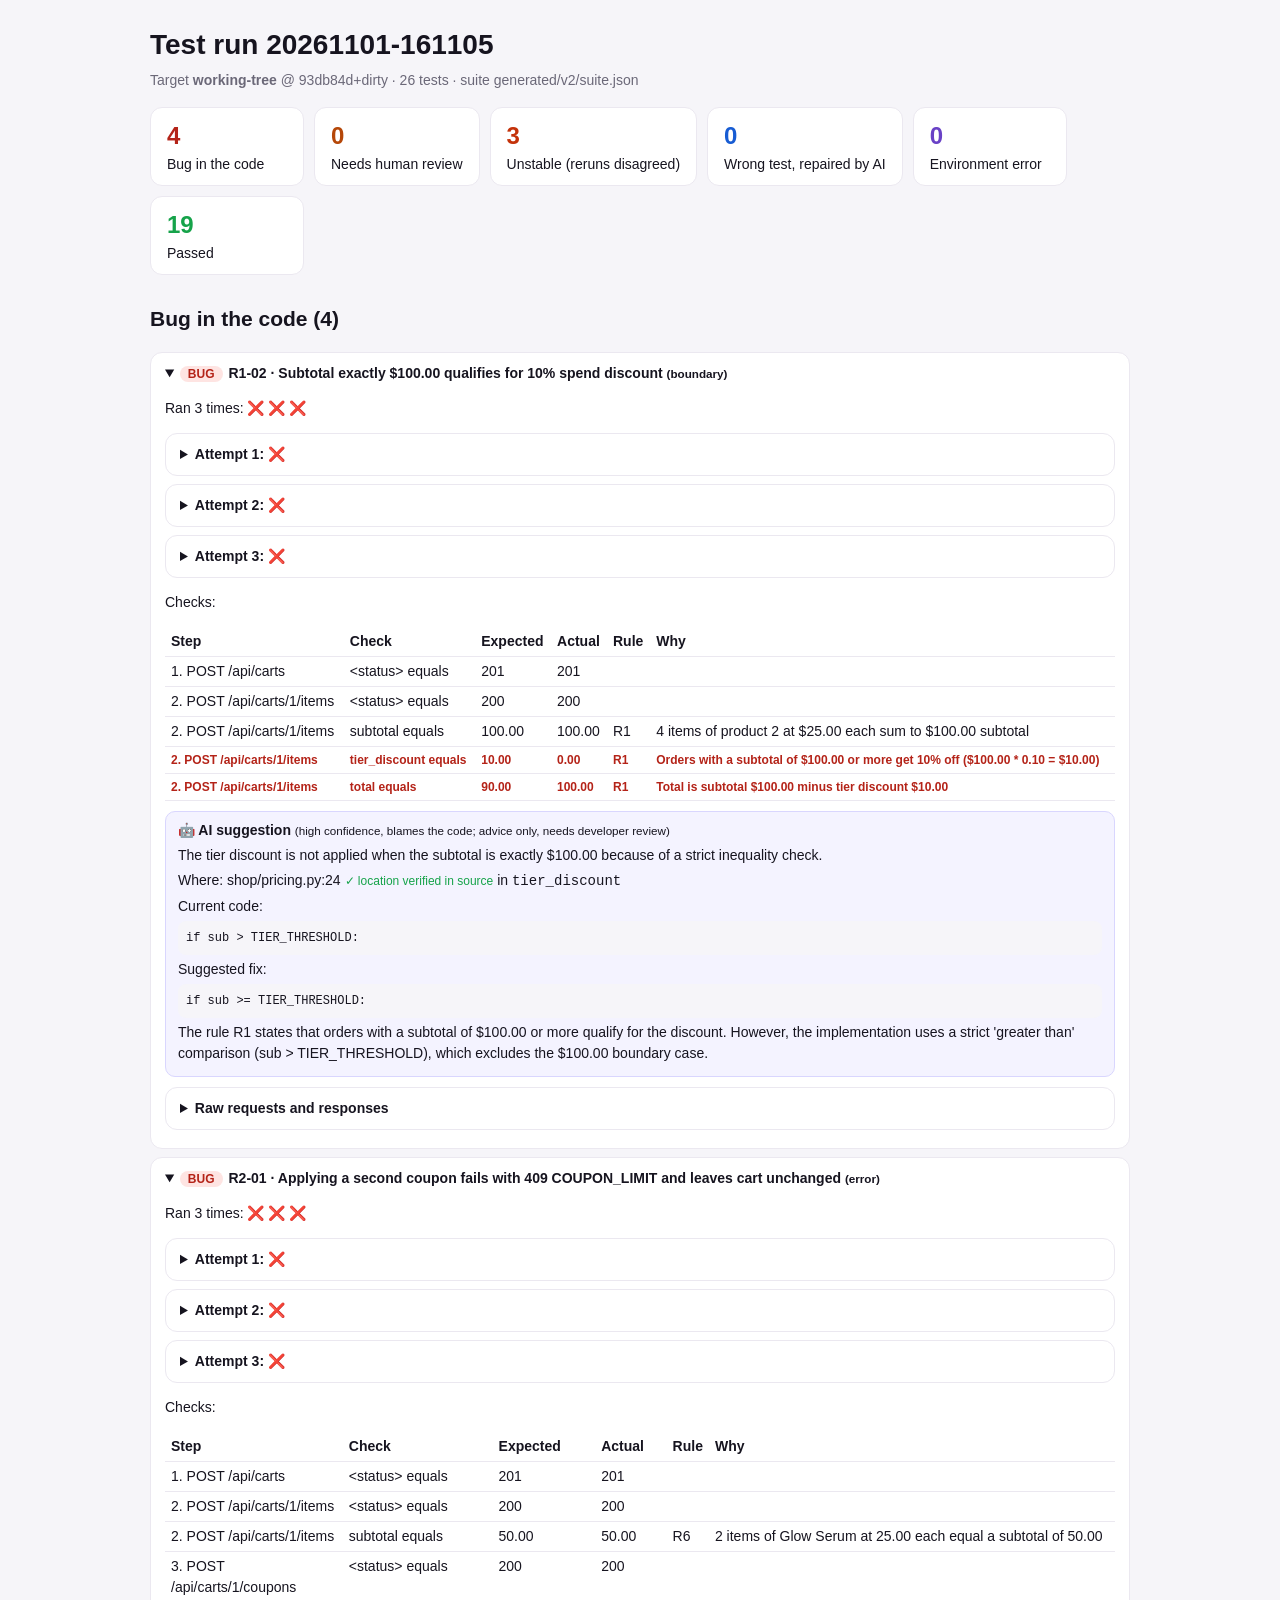
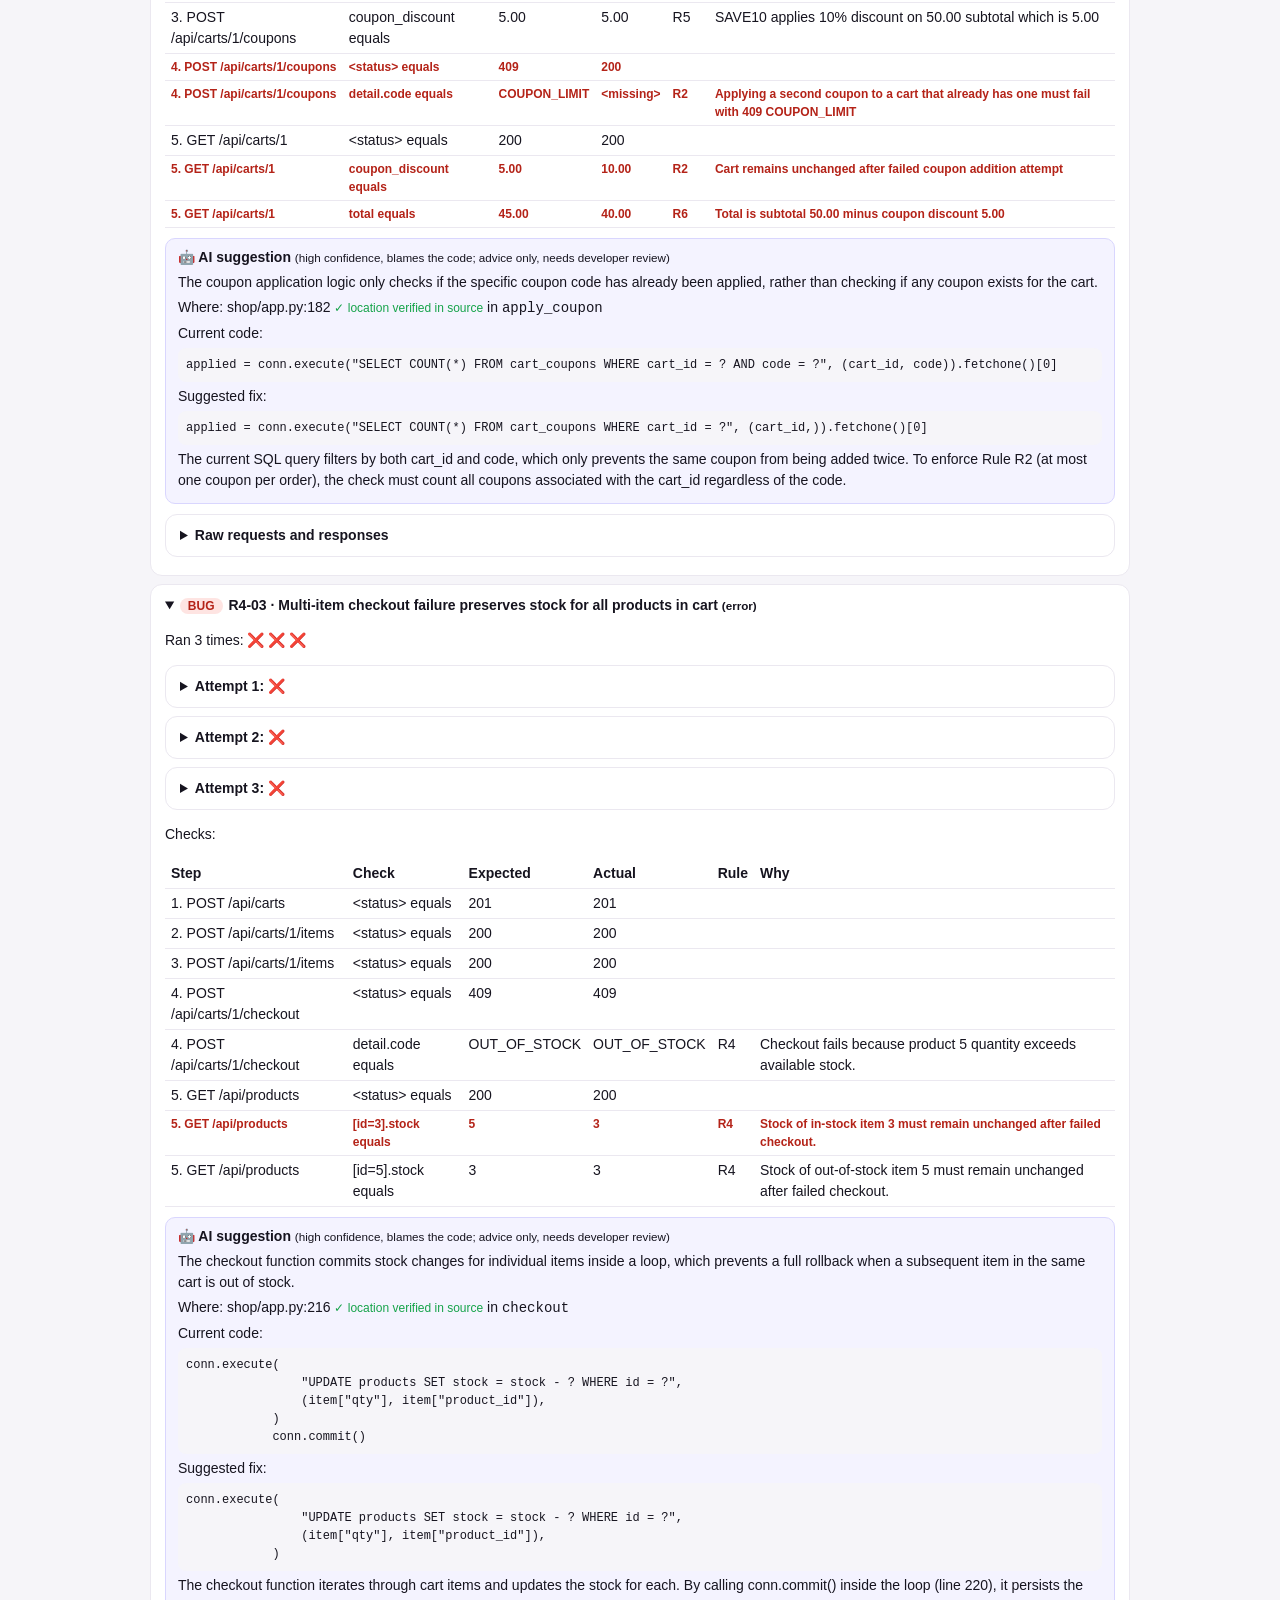
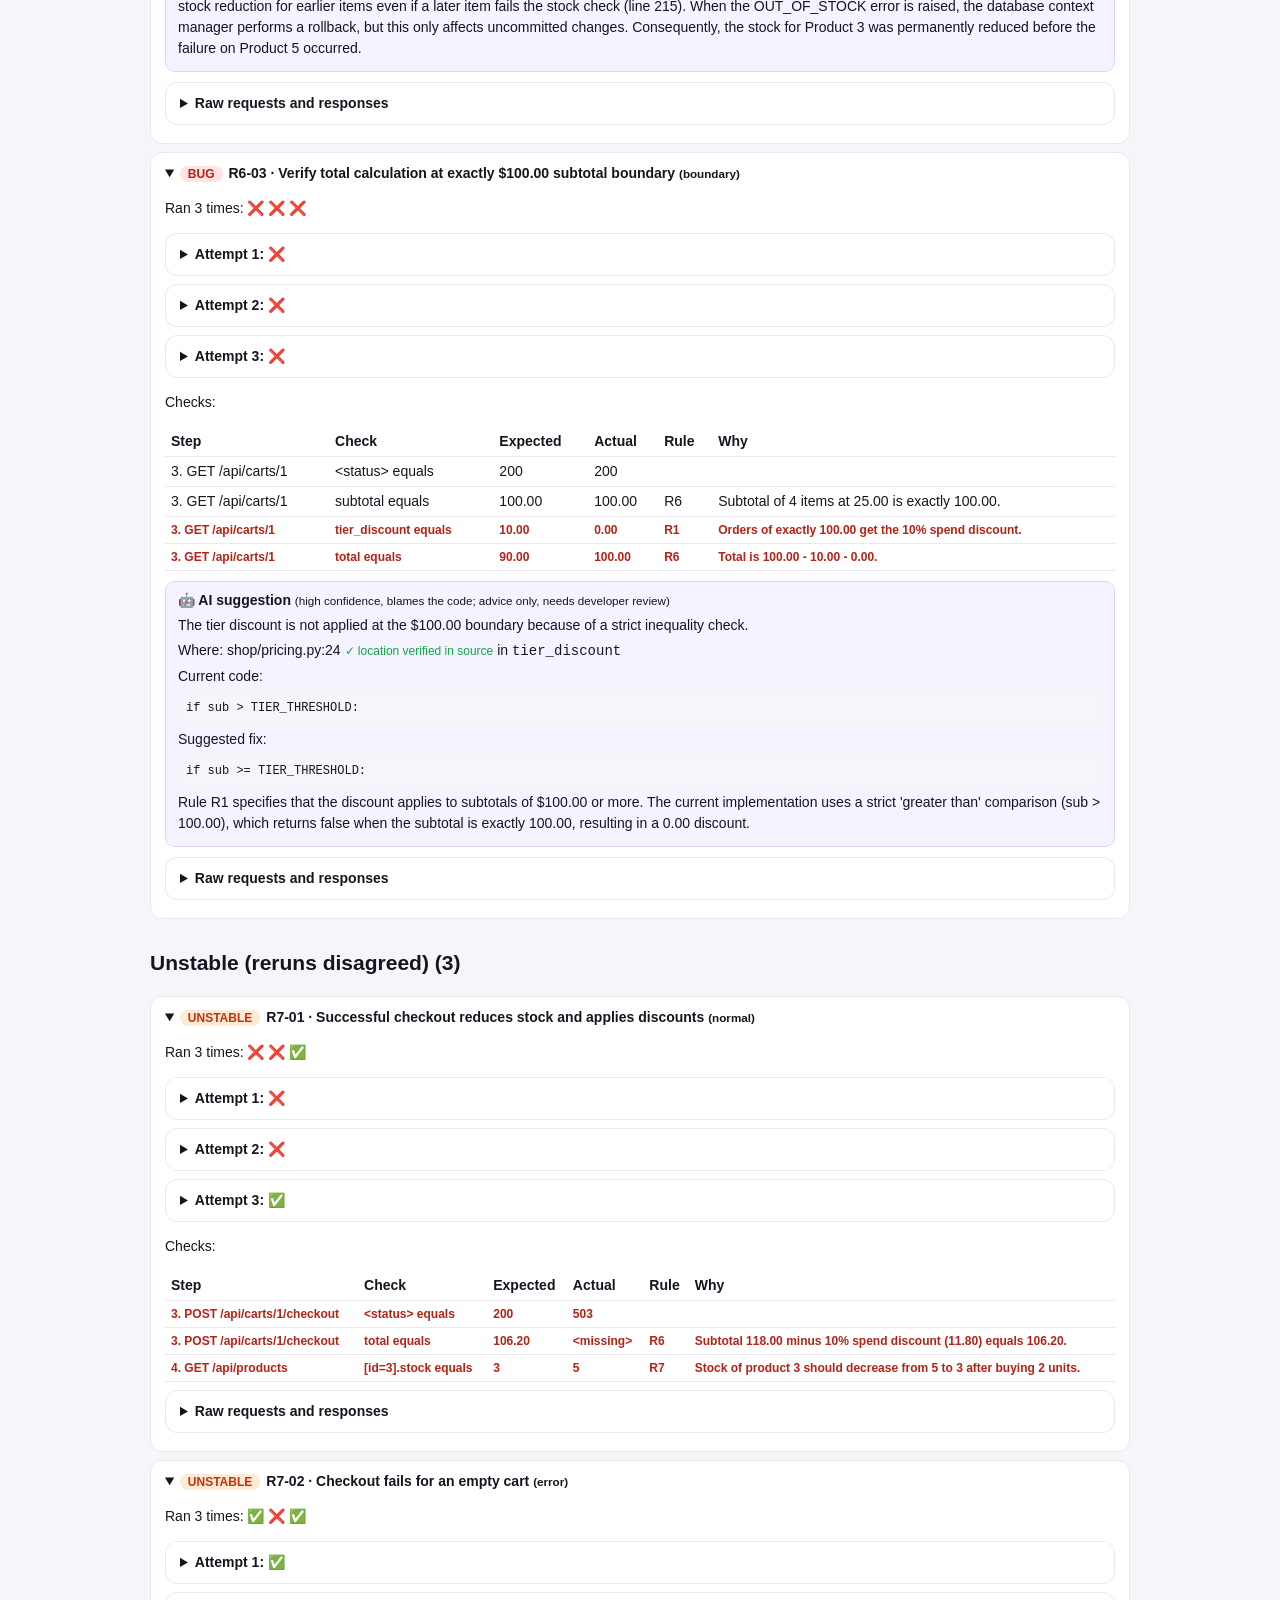
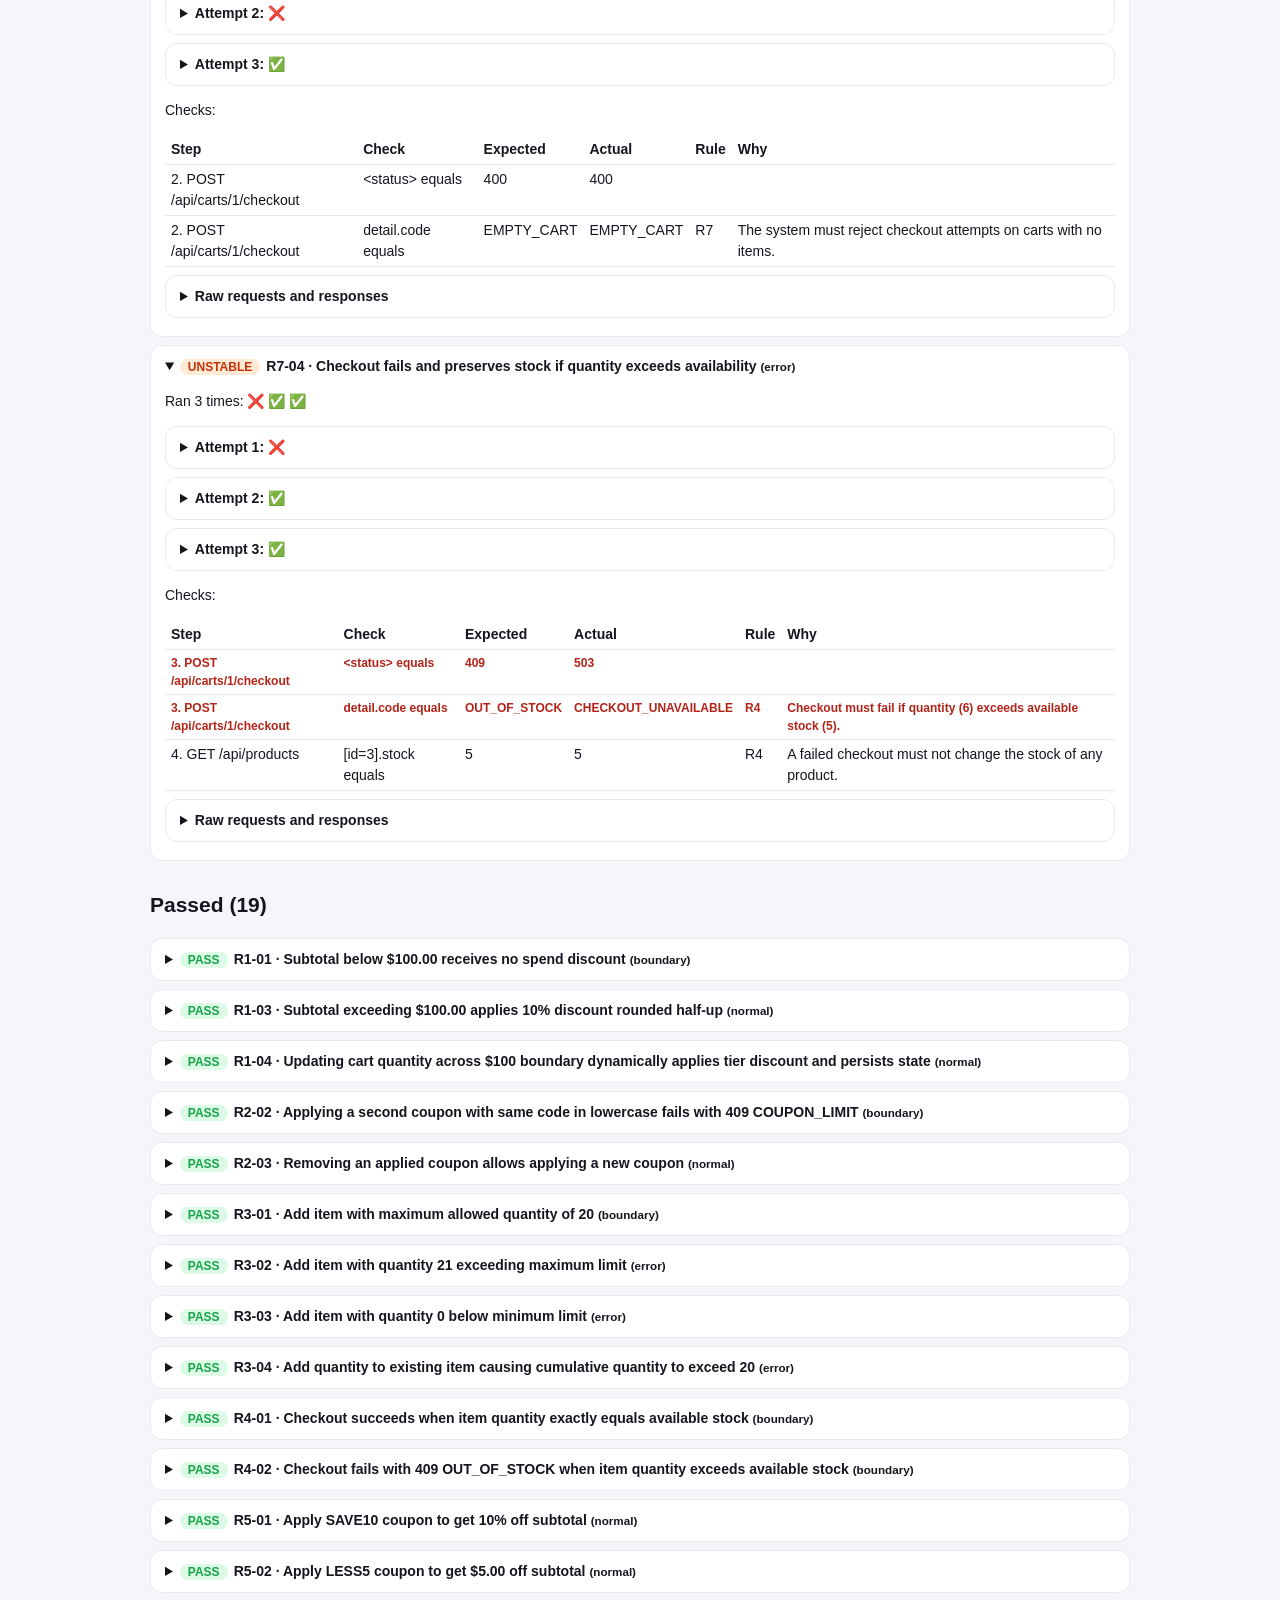
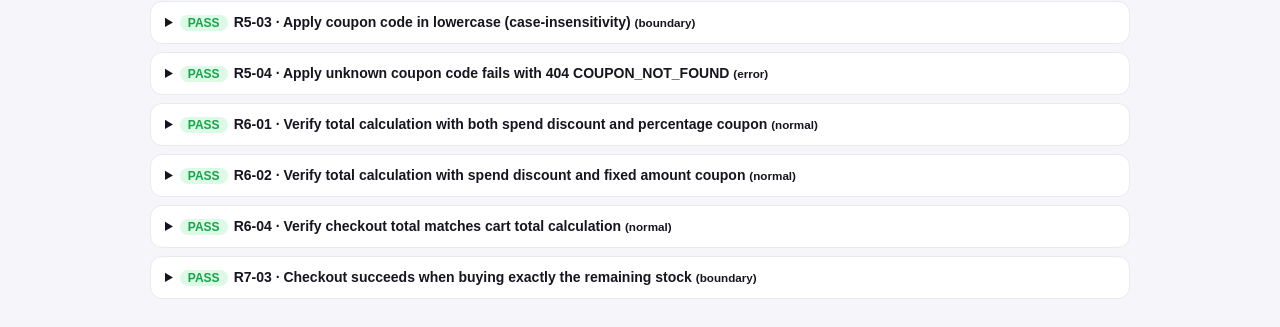
<file: evidence/flaky/report.html>
<!doctype html><html><head><meta charset='utf-8'><meta name='viewport' content='width=device-width,initial-scale=1'><title>Test report 20261101-161105</title><style>
body{font:14px/1.5 -apple-system,Segoe UI,Roboto,sans-serif;margin:0;background:#f6f5f9;color:#16141f}
main{max-width:980px;margin:0 auto;padding:24px 16px}
h1{margin:0 0 4px} .meta{color:#6b6878;margin-bottom:16px}
.tiles{display:flex;gap:10px;flex-wrap:wrap;margin-bottom:20px}
.tile{background:#fff;border:1px solid #ebe8f0;border-radius:12px;padding:10px 16px;min-width:120px}
.tile b{font-size:24px;display:block}
.BUG b{color:#b42318} .NEEDS_REVIEW b{color:#b54708} .UNSTABLE b{color:#c4320a} .BAD_TEST b{color:#175cd3} .ENV_ERROR b{color:#6941c6} .PASS b{color:#16a34a}
details{background:#fff;border:1px solid #ebe8f0;border-radius:12px;margin:8px 0;padding:10px 14px}
summary{cursor:pointer;font-weight:600} .tag{font-size:12px;padding:1px 8px;border-radius:999px;margin-right:6px}
.tag.BUG{background:#fee4e2;color:#b42318} .tag.NEEDS_REVIEW{background:#fef0c7;color:#b54708}
.tag.BAD_TEST{background:#d1e9ff;color:#175cd3} .tag.UNSTABLE{background:#ffead5;color:#c4320a}
.tag.ENV_ERROR{background:#ebe9fe;color:#6941c6} .tag.PASS{background:#dcfae6;color:#16a34a}
table{border-collapse:collapse;width:100%;margin:8px 0} td,th{border-bottom:1px solid #ebe8f0;padding:4px 6px;text-align:left;vertical-align:top}
.fail{color:#b42318;font-weight:600} pre{background:#f6f5f9;padding:8px;border-radius:8px;overflow:auto;font-size:12px;margin:4px 0}
h2{margin-top:28px} .ai{background:#f4f3ff;border:1px solid #d9d6fe;border-radius:10px;padding:8px 12px;margin:10px 0}
.ai p{margin:4px 0} .ok{color:#16a34a;font-size:12px} .fail{font-size:12px}
</style></head><body><main><h1>Test run 20261101-161105</h1><div class='meta'>Target <b>working-tree</b> @ 93db84d+dirty · 26 tests · suite generated/v2/suite.json</div><div class='tiles'><div class='tile BUG'><b>4</b>Bug in the code</div><div class='tile NEEDS_REVIEW'><b>0</b>Needs human review</div><div class='tile UNSTABLE'><b>3</b>Unstable (reruns disagreed)</div><div class='tile BAD_TEST'><b>0</b>Wrong test, repaired by AI</div><div class='tile ENV_ERROR'><b>0</b>Environment error</div><div class='tile PASS'><b>19</b>Passed</div></div><h2>Bug in the code (4)</h2><details open><summary><span class='tag BUG'>BUG</span>R1-02 · Subtotal exactly $100.00 qualifies for 10% spend discount <small>(boundary)</small></summary><p>Ran 3 times: ❌ ❌ ❌</p><details><summary>Attempt 1: ❌</summary><table><tr><th>Step</th><th>Check</th><th>Expected</th><th>Actual</th><th>Rule</th><th>Why</th></tr><tr class=''><td>1. POST /api/carts</td><td>&lt;status&gt; equals</td><td>201</td><td>201</td><td></td><td></td></tr><tr class=''><td>2. POST /api/carts/1/items</td><td>&lt;status&gt; equals</td><td>200</td><td>200</td><td></td><td></td></tr><tr class=''><td>2. POST /api/carts/1/items</td><td>subtotal equals</td><td>100.00</td><td>100.00</td><td>R1</td><td>4 items of product 2 at $25.00 each sum to $100.00 subtotal</td></tr><tr class='fail'><td>2. POST /api/carts/1/items</td><td>tier_discount equals</td><td>10.00</td><td>0.00</td><td>R1</td><td>Orders with a subtotal of $100.00 or more get 10% off ($100.00 * 0.10 = $10.00)</td></tr><tr class='fail'><td>2. POST /api/carts/1/items</td><td>total equals</td><td>90.00</td><td>100.00</td><td>R1</td><td>Total is subtotal $100.00 minus tier discount $10.00</td></tr></table><pre>1. {&quot;method&quot;: &quot;POST&quot;, &quot;path&quot;: &quot;/api/carts&quot;, &quot;body&quot;: null}
→ {&quot;status&quot;: 201, &quot;body&quot;: {&quot;id&quot;: 1, &quot;items&quot;: [], &quot;coupons&quot;: [], &quot;subtotal&quot;: &quot;0.00&quot;, &quot;tier_discount&quot;: &quot;0.00&quot;, &quot;coupon_discount&quot;: &quot;0.00&quot;, &quot;total&quot;: &quot;0.00&quot;}}</pre><pre>2. {&quot;method&quot;: &quot;POST&quot;, &quot;path&quot;: &quot;/api/carts/1/items&quot;, &quot;body&quot;: {&quot;product_id&quot;: 2, &quot;qty&quot;: 4}}
→ {&quot;status&quot;: 200, &quot;body&quot;: {&quot;id&quot;: 1, &quot;items&quot;: [{&quot;product_id&quot;: 2, &quot;name&quot;: &quot;Glow Serum&quot;, &quot;emoji&quot;: &quot;✨&quot;, &quot;price&quot;: &quot;25.00&quot;, &quot;qty&quot;: 4}], &quot;coupons&quot;: [], &quot;subtotal&quot;: &quot;100.00&quot;, &quot;tier_discount&quot;: &quot;0.00&quot;, &quot;coupon_discount&quot;: &quot;0.00&quot;, &quot;total&quot;: &quot;100.00&quot;}}</pre></details><details><summary>Attempt 2: ❌</summary><table><tr><th>Step</th><th>Check</th><th>Expected</th><th>Actual</th><th>Rule</th><th>Why</th></tr><tr class=''><td>1. POST /api/carts</td><td>&lt;status&gt; equals</td><td>201</td><td>201</td><td></td><td></td></tr><tr class=''><td>2. POST /api/carts/1/items</td><td>&lt;status&gt; equals</td><td>200</td><td>200</td><td></td><td></td></tr><tr class=''><td>2. POST /api/carts/1/items</td><td>subtotal equals</td><td>100.00</td><td>100.00</td><td>R1</td><td>4 items of product 2 at $25.00 each sum to $100.00 subtotal</td></tr><tr class='fail'><td>2. POST /api/carts/1/items</td><td>tier_discount equals</td><td>10.00</td><td>0.00</td><td>R1</td><td>Orders with a subtotal of $100.00 or more get 10% off ($100.00 * 0.10 = $10.00)</td></tr><tr class='fail'><td>2. POST /api/carts/1/items</td><td>total equals</td><td>90.00</td><td>100.00</td><td>R1</td><td>Total is subtotal $100.00 minus tier discount $10.00</td></tr></table><pre>1. {&quot;method&quot;: &quot;POST&quot;, &quot;path&quot;: &quot;/api/carts&quot;, &quot;body&quot;: null}
→ {&quot;status&quot;: 201, &quot;body&quot;: {&quot;id&quot;: 1, &quot;items&quot;: [], &quot;coupons&quot;: [], &quot;subtotal&quot;: &quot;0.00&quot;, &quot;tier_discount&quot;: &quot;0.00&quot;, &quot;coupon_discount&quot;: &quot;0.00&quot;, &quot;total&quot;: &quot;0.00&quot;}}</pre><pre>2. {&quot;method&quot;: &quot;POST&quot;, &quot;path&quot;: &quot;/api/carts/1/items&quot;, &quot;body&quot;: {&quot;product_id&quot;: 2, &quot;qty&quot;: 4}}
→ {&quot;status&quot;: 200, &quot;body&quot;: {&quot;id&quot;: 1, &quot;items&quot;: [{&quot;product_id&quot;: 2, &quot;name&quot;: &quot;Glow Serum&quot;, &quot;emoji&quot;: &quot;✨&quot;, &quot;price&quot;: &quot;25.00&quot;, &quot;qty&quot;: 4}], &quot;coupons&quot;: [], &quot;subtotal&quot;: &quot;100.00&quot;, &quot;tier_discount&quot;: &quot;0.00&quot;, &quot;coupon_discount&quot;: &quot;0.00&quot;, &quot;total&quot;: &quot;100.00&quot;}}</pre></details><details><summary>Attempt 3: ❌</summary><table><tr><th>Step</th><th>Check</th><th>Expected</th><th>Actual</th><th>Rule</th><th>Why</th></tr><tr class=''><td>1. POST /api/carts</td><td>&lt;status&gt; equals</td><td>201</td><td>201</td><td></td><td></td></tr><tr class=''><td>2. POST /api/carts/1/items</td><td>&lt;status&gt; equals</td><td>200</td><td>200</td><td></td><td></td></tr><tr class=''><td>2. POST /api/carts/1/items</td><td>subtotal equals</td><td>100.00</td><td>100.00</td><td>R1</td><td>4 items of product 2 at $25.00 each sum to $100.00 subtotal</td></tr><tr class='fail'><td>2. POST /api/carts/1/items</td><td>tier_discount equals</td><td>10.00</td><td>0.00</td><td>R1</td><td>Orders with a subtotal of $100.00 or more get 10% off ($100.00 * 0.10 = $10.00)</td></tr><tr class='fail'><td>2. POST /api/carts/1/items</td><td>total equals</td><td>90.00</td><td>100.00</td><td>R1</td><td>Total is subtotal $100.00 minus tier discount $10.00</td></tr></table><pre>1. {&quot;method&quot;: &quot;POST&quot;, &quot;path&quot;: &quot;/api/carts&quot;, &quot;body&quot;: null}
→ {&quot;status&quot;: 201, &quot;body&quot;: {&quot;id&quot;: 1, &quot;items&quot;: [], &quot;coupons&quot;: [], &quot;subtotal&quot;: &quot;0.00&quot;, &quot;tier_discount&quot;: &quot;0.00&quot;, &quot;coupon_discount&quot;: &quot;0.00&quot;, &quot;total&quot;: &quot;0.00&quot;}}</pre><pre>2. {&quot;method&quot;: &quot;POST&quot;, &quot;path&quot;: &quot;/api/carts/1/items&quot;, &quot;body&quot;: {&quot;product_id&quot;: 2, &quot;qty&quot;: 4}}
→ {&quot;status&quot;: 200, &quot;body&quot;: {&quot;id&quot;: 1, &quot;items&quot;: [{&quot;product_id&quot;: 2, &quot;name&quot;: &quot;Glow Serum&quot;, &quot;emoji&quot;: &quot;✨&quot;, &quot;price&quot;: &quot;25.00&quot;, &quot;qty&quot;: 4}], &quot;coupons&quot;: [], &quot;subtotal&quot;: &quot;100.00&quot;, &quot;tier_discount&quot;: &quot;0.00&quot;, &quot;coupon_discount&quot;: &quot;0.00&quot;, &quot;total&quot;: &quot;100.00&quot;}}</pre></details><p>Checks:</p><table><tr><th>Step</th><th>Check</th><th>Expected</th><th>Actual</th><th>Rule</th><th>Why</th></tr><tr class=''><td>1. POST /api/carts</td><td>&lt;status&gt; equals</td><td>201</td><td>201</td><td></td><td></td></tr><tr class=''><td>2. POST /api/carts/1/items</td><td>&lt;status&gt; equals</td><td>200</td><td>200</td><td></td><td></td></tr><tr class=''><td>2. POST /api/carts/1/items</td><td>subtotal equals</td><td>100.00</td><td>100.00</td><td>R1</td><td>4 items of product 2 at $25.00 each sum to $100.00 subtotal</td></tr><tr class='fail'><td>2. POST /api/carts/1/items</td><td>tier_discount equals</td><td>10.00</td><td>0.00</td><td>R1</td><td>Orders with a subtotal of $100.00 or more get 10% off ($100.00 * 0.10 = $10.00)</td></tr><tr class='fail'><td>2. POST /api/carts/1/items</td><td>total equals</td><td>90.00</td><td>100.00</td><td>R1</td><td>Total is subtotal $100.00 minus tier discount $10.00</td></tr></table><div class='ai'><b>🤖 AI suggestion</b> <small>(high confidence, blames the code; advice only, needs developer review)</small><p>The tier discount is not applied when the subtotal is exactly $100.00 because of a strict inequality check.</p><p>Where: shop/pricing.py:24 <span class='ok'>✓ location verified in source</span> in <code>tier_discount</code></p><p>Current code:</p><pre>if sub &gt; TIER_THRESHOLD:</pre><p>Suggested fix:</p><pre>if sub &gt;= TIER_THRESHOLD:</pre><p>The rule R1 states that orders with a subtotal of $100.00 or more qualify for the discount. However, the implementation uses a strict &#x27;greater than&#x27; comparison (sub &gt; TIER_THRESHOLD), which excludes the $100.00 boundary case.</p></div><details><summary>Raw requests and responses</summary><pre>1. {&quot;method&quot;: &quot;POST&quot;, &quot;path&quot;: &quot;/api/carts&quot;, &quot;body&quot;: null}
→ {&quot;status&quot;: 201, &quot;body&quot;: {&quot;id&quot;: 1, &quot;items&quot;: [], &quot;coupons&quot;: [], &quot;subtotal&quot;: &quot;0.00&quot;, &quot;tier_discount&quot;: &quot;0.00&quot;, &quot;coupon_discount&quot;: &quot;0.00&quot;, &quot;total&quot;: &quot;0.00&quot;}}</pre><pre>2. {&quot;method&quot;: &quot;POST&quot;, &quot;path&quot;: &quot;/api/carts/1/items&quot;, &quot;body&quot;: {&quot;product_id&quot;: 2, &quot;qty&quot;: 4}}
→ {&quot;status&quot;: 200, &quot;body&quot;: {&quot;id&quot;: 1, &quot;items&quot;: [{&quot;product_id&quot;: 2, &quot;name&quot;: &quot;Glow Serum&quot;, &quot;emoji&quot;: &quot;✨&quot;, &quot;price&quot;: &quot;25.00&quot;, &quot;qty&quot;: 4}], &quot;coupons&quot;: [], &quot;subtotal&quot;: &quot;100.00&quot;, &quot;tier_discount&quot;: &quot;0.00&quot;, &quot;coupon_discount&quot;: &quot;0.00&quot;, &quot;total&quot;: &quot;100.00&quot;}}</pre></details></details><details open><summary><span class='tag BUG'>BUG</span>R2-01 · Applying a second coupon fails with 409 COUPON_LIMIT and leaves cart unchanged <small>(error)</small></summary><p>Ran 3 times: ❌ ❌ ❌</p><details><summary>Attempt 1: ❌</summary><table><tr><th>Step</th><th>Check</th><th>Expected</th><th>Actual</th><th>Rule</th><th>Why</th></tr><tr class=''><td>1. POST /api/carts</td><td>&lt;status&gt; equals</td><td>201</td><td>201</td><td></td><td></td></tr><tr class=''><td>2. POST /api/carts/1/items</td><td>&lt;status&gt; equals</td><td>200</td><td>200</td><td></td><td></td></tr><tr class=''><td>2. POST /api/carts/1/items</td><td>subtotal equals</td><td>50.00</td><td>50.00</td><td>R6</td><td>2 items of Glow Serum at 25.00 each equal a subtotal of 50.00</td></tr><tr class=''><td>3. POST /api/carts/1/coupons</td><td>&lt;status&gt; equals</td><td>200</td><td>200</td><td></td><td></td></tr><tr class=''><td>3. POST /api/carts/1/coupons</td><td>coupon_discount equals</td><td>5.00</td><td>5.00</td><td>R5</td><td>SAVE10 applies 10% discount on 50.00 subtotal which is 5.00</td></tr><tr class='fail'><td>4. POST /api/carts/1/coupons</td><td>&lt;status&gt; equals</td><td>409</td><td>200</td><td></td><td></td></tr><tr class='fail'><td>4. POST /api/carts/1/coupons</td><td>detail.code equals</td><td>COUPON_LIMIT</td><td>&lt;missing&gt;</td><td>R2</td><td>Applying a second coupon to a cart that already has one must fail with 409 COUPON_LIMIT</td></tr><tr class=''><td>5. GET /api/carts/1</td><td>&lt;status&gt; equals</td><td>200</td><td>200</td><td></td><td></td></tr><tr class='fail'><td>5. GET /api/carts/1</td><td>coupon_discount equals</td><td>5.00</td><td>10.00</td><td>R2</td><td>Cart remains unchanged after failed coupon addition attempt</td></tr><tr class='fail'><td>5. GET /api/carts/1</td><td>total equals</td><td>45.00</td><td>40.00</td><td>R6</td><td>Total is subtotal 50.00 minus coupon discount 5.00</td></tr></table><pre>1. {&quot;method&quot;: &quot;POST&quot;, &quot;path&quot;: &quot;/api/carts&quot;, &quot;body&quot;: null}
→ {&quot;status&quot;: 201, &quot;body&quot;: {&quot;id&quot;: 1, &quot;items&quot;: [], &quot;coupons&quot;: [], &quot;subtotal&quot;: &quot;0.00&quot;, &quot;tier_discount&quot;: &quot;0.00&quot;, &quot;coupon_discount&quot;: &quot;0.00&quot;, &quot;total&quot;: &quot;0.00&quot;}}</pre><pre>2. {&quot;method&quot;: &quot;POST&quot;, &quot;path&quot;: &quot;/api/carts/1/items&quot;, &quot;body&quot;: {&quot;product_id&quot;: 2, &quot;qty&quot;: 2}}
→ {&quot;status&quot;: 200, &quot;body&quot;: {&quot;id&quot;: 1, &quot;items&quot;: [{&quot;product_id&quot;: 2, &quot;name&quot;: &quot;Glow Serum&quot;, &quot;emoji&quot;: &quot;✨&quot;, &quot;price&quot;: &quot;25.00&quot;, &quot;qty&quot;: 2}], &quot;coupons&quot;: [], &quot;subtotal&quot;: &quot;50.00&quot;, &quot;tier_discount&quot;: &quot;0.00&quot;, &quot;coupon_discount&quot;: &quot;0.00&quot;, &quot;total&quot;: &quot;50.00&quot;}}</pre><pre>3. {&quot;method&quot;: &quot;POST&quot;, &quot;path&quot;: &quot;/api/carts/1/coupons&quot;, &quot;body&quot;: {&quot;code&quot;: &quot;SAVE10&quot;}}
→ {&quot;status&quot;: 200, &quot;body&quot;: {&quot;id&quot;: 1, &quot;items&quot;: [{&quot;product_id&quot;: 2, &quot;name&quot;: &quot;Glow Serum&quot;, &quot;emoji&quot;: &quot;✨&quot;, &quot;price&quot;: &quot;25.00&quot;, &quot;qty&quot;: 2}], &quot;coupons&quot;: [&quot;SAVE10&quot;], &quot;subtotal&quot;: &quot;50.00&quot;, &quot;tier_discount&quot;: &quot;0.00&quot;, &quot;coupon_discount&quot;: &quot;5.00&quot;, &quot;total&quot;: &quot;45.00&quot;}}</pre><pre>4. {&quot;method&quot;: &quot;POST&quot;, &quot;path&quot;: &quot;/api/carts/1/coupons&quot;, &quot;body&quot;: {&quot;code&quot;: &quot;LESS5&quot;}}
→ {&quot;status&quot;: 200, &quot;body&quot;: {&quot;id&quot;: 1, &quot;items&quot;: [{&quot;product_id&quot;: 2, &quot;name&quot;: &quot;Glow Serum&quot;, &quot;emoji&quot;: &quot;✨&quot;, &quot;price&quot;: &quot;25.00&quot;, &quot;qty&quot;: 2}], &quot;coupons&quot;: [&quot;LESS5&quot;, &quot;SAVE10&quot;], &quot;subtotal&quot;: &quot;50.00&quot;, &quot;tier_discount&quot;: &quot;0.00&quot;, &quot;coupon_discount&quot;: &quot;10.00&quot;, &quot;total&quot;: &quot;40.00&quot;}}</pre><pre>5. {&quot;method&quot;: &quot;GET&quot;, &quot;path&quot;: &quot;/api/carts/1&quot;, &quot;body&quot;: null}
→ {&quot;status&quot;: 200, &quot;body&quot;: {&quot;id&quot;: 1, &quot;items&quot;: [{&quot;product_id&quot;: 2, &quot;name&quot;: &quot;Glow Serum&quot;, &quot;emoji&quot;: &quot;✨&quot;, &quot;price&quot;: &quot;25.00&quot;, &quot;qty&quot;: 2}], &quot;coupons&quot;: [&quot;LESS5&quot;, &quot;SAVE10&quot;], &quot;subtotal&quot;: &quot;50.00&quot;, &quot;tier_discount&quot;: &quot;0.00&quot;, &quot;coupon_discount&quot;: &quot;10.00&quot;, &quot;total&quot;: &quot;40.00&quot;}}</pre></details><details><summary>Attempt 2: ❌</summary><table><tr><th>Step</th><th>Check</th><th>Expected</th><th>Actual</th><th>Rule</th><th>Why</th></tr><tr class=''><td>1. POST /api/carts</td><td>&lt;status&gt; equals</td><td>201</td><td>201</td><td></td><td></td></tr><tr class=''><td>2. POST /api/carts/1/items</td><td>&lt;status&gt; equals</td><td>200</td><td>200</td><td></td><td></td></tr><tr class=''><td>2. POST /api/carts/1/items</td><td>subtotal equals</td><td>50.00</td><td>50.00</td><td>R6</td><td>2 items of Glow Serum at 25.00 each equal a subtotal of 50.00</td></tr><tr class=''><td>3. POST /api/carts/1/coupons</td><td>&lt;status&gt; equals</td><td>200</td><td>200</td><td></td><td></td></tr><tr class=''><td>3. POST /api/carts/1/coupons</td><td>coupon_discount equals</td><td>5.00</td><td>5.00</td><td>R5</td><td>SAVE10 applies 10% discount on 50.00 subtotal which is 5.00</td></tr><tr class='fail'><td>4. POST /api/carts/1/coupons</td><td>&lt;status&gt; equals</td><td>409</td><td>200</td><td></td><td></td></tr><tr class='fail'><td>4. POST /api/carts/1/coupons</td><td>detail.code equals</td><td>COUPON_LIMIT</td><td>&lt;missing&gt;</td><td>R2</td><td>Applying a second coupon to a cart that already has one must fail with 409 COUPON_LIMIT</td></tr><tr class=''><td>5. GET /api/carts/1</td><td>&lt;status&gt; equals</td><td>200</td><td>200</td><td></td><td></td></tr><tr class='fail'><td>5. GET /api/carts/1</td><td>coupon_discount equals</td><td>5.00</td><td>10.00</td><td>R2</td><td>Cart remains unchanged after failed coupon addition attempt</td></tr><tr class='fail'><td>5. GET /api/carts/1</td><td>total equals</td><td>45.00</td><td>40.00</td><td>R6</td><td>Total is subtotal 50.00 minus coupon discount 5.00</td></tr></table><pre>1. {&quot;method&quot;: &quot;POST&quot;, &quot;path&quot;: &quot;/api/carts&quot;, &quot;body&quot;: null}
→ {&quot;status&quot;: 201, &quot;body&quot;: {&quot;id&quot;: 1, &quot;items&quot;: [], &quot;coupons&quot;: [], &quot;subtotal&quot;: &quot;0.00&quot;, &quot;tier_discount&quot;: &quot;0.00&quot;, &quot;coupon_discount&quot;: &quot;0.00&quot;, &quot;total&quot;: &quot;0.00&quot;}}</pre><pre>2. {&quot;method&quot;: &quot;POST&quot;, &quot;path&quot;: &quot;/api/carts/1/items&quot;, &quot;body&quot;: {&quot;product_id&quot;: 2, &quot;qty&quot;: 2}}
→ {&quot;status&quot;: 200, &quot;body&quot;: {&quot;id&quot;: 1, &quot;items&quot;: [{&quot;product_id&quot;: 2, &quot;name&quot;: &quot;Glow Serum&quot;, &quot;emoji&quot;: &quot;✨&quot;, &quot;price&quot;: &quot;25.00&quot;, &quot;qty&quot;: 2}], &quot;coupons&quot;: [], &quot;subtotal&quot;: &quot;50.00&quot;, &quot;tier_discount&quot;: &quot;0.00&quot;, &quot;coupon_discount&quot;: &quot;0.00&quot;, &quot;total&quot;: &quot;50.00&quot;}}</pre><pre>3. {&quot;method&quot;: &quot;POST&quot;, &quot;path&quot;: &quot;/api/carts/1/coupons&quot;, &quot;body&quot;: {&quot;code&quot;: &quot;SAVE10&quot;}}
→ {&quot;status&quot;: 200, &quot;body&quot;: {&quot;id&quot;: 1, &quot;items&quot;: [{&quot;product_id&quot;: 2, &quot;name&quot;: &quot;Glow Serum&quot;, &quot;emoji&quot;: &quot;✨&quot;, &quot;price&quot;: &quot;25.00&quot;, &quot;qty&quot;: 2}], &quot;coupons&quot;: [&quot;SAVE10&quot;], &quot;subtotal&quot;: &quot;50.00&quot;, &quot;tier_discount&quot;: &quot;0.00&quot;, &quot;coupon_discount&quot;: &quot;5.00&quot;, &quot;total&quot;: &quot;45.00&quot;}}</pre><pre>4. {&quot;method&quot;: &quot;POST&quot;, &quot;path&quot;: &quot;/api/carts/1/coupons&quot;, &quot;body&quot;: {&quot;code&quot;: &quot;LESS5&quot;}}
→ {&quot;status&quot;: 200, &quot;body&quot;: {&quot;id&quot;: 1, &quot;items&quot;: [{&quot;product_id&quot;: 2, &quot;name&quot;: &quot;Glow Serum&quot;, &quot;emoji&quot;: &quot;✨&quot;, &quot;price&quot;: &quot;25.00&quot;, &quot;qty&quot;: 2}], &quot;coupons&quot;: [&quot;LESS5&quot;, &quot;SAVE10&quot;], &quot;subtotal&quot;: &quot;50.00&quot;, &quot;tier_discount&quot;: &quot;0.00&quot;, &quot;coupon_discount&quot;: &quot;10.00&quot;, &quot;total&quot;: &quot;40.00&quot;}}</pre><pre>5. {&quot;method&quot;: &quot;GET&quot;, &quot;path&quot;: &quot;/api/carts/1&quot;, &quot;body&quot;: null}
→ {&quot;status&quot;: 200, &quot;body&quot;: {&quot;id&quot;: 1, &quot;items&quot;: [{&quot;product_id&quot;: 2, &quot;name&quot;: &quot;Glow Serum&quot;, &quot;emoji&quot;: &quot;✨&quot;, &quot;price&quot;: &quot;25.00&quot;, &quot;qty&quot;: 2}], &quot;coupons&quot;: [&quot;LESS5&quot;, &quot;SAVE10&quot;], &quot;subtotal&quot;: &quot;50.00&quot;, &quot;tier_discount&quot;: &quot;0.00&quot;, &quot;coupon_discount&quot;: &quot;10.00&quot;, &quot;total&quot;: &quot;40.00&quot;}}</pre></details><details><summary>Attempt 3: ❌</summary><table><tr><th>Step</th><th>Check</th><th>Expected</th><th>Actual</th><th>Rule</th><th>Why</th></tr><tr class=''><td>1. POST /api/carts</td><td>&lt;status&gt; equals</td><td>201</td><td>201</td><td></td><td></td></tr><tr class=''><td>2. POST /api/carts/1/items</td><td>&lt;status&gt; equals</td><td>200</td><td>200</td><td></td><td></td></tr><tr class=''><td>2. POST /api/carts/1/items</td><td>subtotal equals</td><td>50.00</td><td>50.00</td><td>R6</td><td>2 items of Glow Serum at 25.00 each equal a subtotal of 50.00</td></tr><tr class=''><td>3. POST /api/carts/1/coupons</td><td>&lt;status&gt; equals</td><td>200</td><td>200</td><td></td><td></td></tr><tr class=''><td>3. POST /api/carts/1/coupons</td><td>coupon_discount equals</td><td>5.00</td><td>5.00</td><td>R5</td><td>SAVE10 applies 10% discount on 50.00 subtotal which is 5.00</td></tr><tr class='fail'><td>4. POST /api/carts/1/coupons</td><td>&lt;status&gt; equals</td><td>409</td><td>200</td><td></td><td></td></tr><tr class='fail'><td>4. POST /api/carts/1/coupons</td><td>detail.code equals</td><td>COUPON_LIMIT</td><td>&lt;missing&gt;</td><td>R2</td><td>Applying a second coupon to a cart that already has one must fail with 409 COUPON_LIMIT</td></tr><tr class=''><td>5. GET /api/carts/1</td><td>&lt;status&gt; equals</td><td>200</td><td>200</td><td></td><td></td></tr><tr class='fail'><td>5. GET /api/carts/1</td><td>coupon_discount equals</td><td>5.00</td><td>10.00</td><td>R2</td><td>Cart remains unchanged after failed coupon addition attempt</td></tr><tr class='fail'><td>5. GET /api/carts/1</td><td>total equals</td><td>45.00</td><td>40.00</td><td>R6</td><td>Total is subtotal 50.00 minus coupon discount 5.00</td></tr></table><pre>1. {&quot;method&quot;: &quot;POST&quot;, &quot;path&quot;: &quot;/api/carts&quot;, &quot;body&quot;: null}
→ {&quot;status&quot;: 201, &quot;body&quot;: {&quot;id&quot;: 1, &quot;items&quot;: [], &quot;coupons&quot;: [], &quot;subtotal&quot;: &quot;0.00&quot;, &quot;tier_discount&quot;: &quot;0.00&quot;, &quot;coupon_discount&quot;: &quot;0.00&quot;, &quot;total&quot;: &quot;0.00&quot;}}</pre><pre>2. {&quot;method&quot;: &quot;POST&quot;, &quot;path&quot;: &quot;/api/carts/1/items&quot;, &quot;body&quot;: {&quot;product_id&quot;: 2, &quot;qty&quot;: 2}}
→ {&quot;status&quot;: 200, &quot;body&quot;: {&quot;id&quot;: 1, &quot;items&quot;: [{&quot;product_id&quot;: 2, &quot;name&quot;: &quot;Glow Serum&quot;, &quot;emoji&quot;: &quot;✨&quot;, &quot;price&quot;: &quot;25.00&quot;, &quot;qty&quot;: 2}], &quot;coupons&quot;: [], &quot;subtotal&quot;: &quot;50.00&quot;, &quot;tier_discount&quot;: &quot;0.00&quot;, &quot;coupon_discount&quot;: &quot;0.00&quot;, &quot;total&quot;: &quot;50.00&quot;}}</pre><pre>3. {&quot;method&quot;: &quot;POST&quot;, &quot;path&quot;: &quot;/api/carts/1/coupons&quot;, &quot;body&quot;: {&quot;code&quot;: &quot;SAVE10&quot;}}
→ {&quot;status&quot;: 200, &quot;body&quot;: {&quot;id&quot;: 1, &quot;items&quot;: [{&quot;product_id&quot;: 2, &quot;name&quot;: &quot;Glow Serum&quot;, &quot;emoji&quot;: &quot;✨&quot;, &quot;price&quot;: &quot;25.00&quot;, &quot;qty&quot;: 2}], &quot;coupons&quot;: [&quot;SAVE10&quot;], &quot;subtotal&quot;: &quot;50.00&quot;, &quot;tier_discount&quot;: &quot;0.00&quot;, &quot;coupon_discount&quot;: &quot;5.00&quot;, &quot;total&quot;: &quot;45.00&quot;}}</pre><pre>4. {&quot;method&quot;: &quot;POST&quot;, &quot;path&quot;: &quot;/api/carts/1/coupons&quot;, &quot;body&quot;: {&quot;code&quot;: &quot;LESS5&quot;}}
→ {&quot;status&quot;: 200, &quot;body&quot;: {&quot;id&quot;: 1, &quot;items&quot;: [{&quot;product_id&quot;: 2, &quot;name&quot;: &quot;Glow Serum&quot;, &quot;emoji&quot;: &quot;✨&quot;, &quot;price&quot;: &quot;25.00&quot;, &quot;qty&quot;: 2}], &quot;coupons&quot;: [&quot;LESS5&quot;, &quot;SAVE10&quot;], &quot;subtotal&quot;: &quot;50.00&quot;, &quot;tier_discount&quot;: &quot;0.00&quot;, &quot;coupon_discount&quot;: &quot;10.00&quot;, &quot;total&quot;: &quot;40.00&quot;}}</pre><pre>5. {&quot;method&quot;: &quot;GET&quot;, &quot;path&quot;: &quot;/api/carts/1&quot;, &quot;body&quot;: null}
→ {&quot;status&quot;: 200, &quot;body&quot;: {&quot;id&quot;: 1, &quot;items&quot;: [{&quot;product_id&quot;: 2, &quot;name&quot;: &quot;Glow Serum&quot;, &quot;emoji&quot;: &quot;✨&quot;, &quot;price&quot;: &quot;25.00&quot;, &quot;qty&quot;: 2}], &quot;coupons&quot;: [&quot;LESS5&quot;, &quot;SAVE10&quot;], &quot;subtotal&quot;: &quot;50.00&quot;, &quot;tier_discount&quot;: &quot;0.00&quot;, &quot;coupon_discount&quot;: &quot;10.00&quot;, &quot;total&quot;: &quot;40.00&quot;}}</pre></details><p>Checks:</p><table><tr><th>Step</th><th>Check</th><th>Expected</th><th>Actual</th><th>Rule</th><th>Why</th></tr><tr class=''><td>1. POST /api/carts</td><td>&lt;status&gt; equals</td><td>201</td><td>201</td><td></td><td></td></tr><tr class=''><td>2. POST /api/carts/1/items</td><td>&lt;status&gt; equals</td><td>200</td><td>200</td><td></td><td></td></tr><tr class=''><td>2. POST /api/carts/1/items</td><td>subtotal equals</td><td>50.00</td><td>50.00</td><td>R6</td><td>2 items of Glow Serum at 25.00 each equal a subtotal of 50.00</td></tr><tr class=''><td>3. POST /api/carts/1/coupons</td><td>&lt;status&gt; equals</td><td>200</td><td>200</td><td></td><td></td></tr><tr class=''><td>3. POST /api/carts/1/coupons</td><td>coupon_discount equals</td><td>5.00</td><td>5.00</td><td>R5</td><td>SAVE10 applies 10% discount on 50.00 subtotal which is 5.00</td></tr><tr class='fail'><td>4. POST /api/carts/1/coupons</td><td>&lt;status&gt; equals</td><td>409</td><td>200</td><td></td><td></td></tr><tr class='fail'><td>4. POST /api/carts/1/coupons</td><td>detail.code equals</td><td>COUPON_LIMIT</td><td>&lt;missing&gt;</td><td>R2</td><td>Applying a second coupon to a cart that already has one must fail with 409 COUPON_LIMIT</td></tr><tr class=''><td>5. GET /api/carts/1</td><td>&lt;status&gt; equals</td><td>200</td><td>200</td><td></td><td></td></tr><tr class='fail'><td>5. GET /api/carts/1</td><td>coupon_discount equals</td><td>5.00</td><td>10.00</td><td>R2</td><td>Cart remains unchanged after failed coupon addition attempt</td></tr><tr class='fail'><td>5. GET /api/carts/1</td><td>total equals</td><td>45.00</td><td>40.00</td><td>R6</td><td>Total is subtotal 50.00 minus coupon discount 5.00</td></tr></table><div class='ai'><b>🤖 AI suggestion</b> <small>(high confidence, blames the code; advice only, needs developer review)</small><p>The coupon application logic only checks if the specific coupon code has already been applied, rather than checking if any coupon exists for the cart.</p><p>Where: shop/app.py:182 <span class='ok'>✓ location verified in source</span> in <code>apply_coupon</code></p><p>Current code:</p><pre>applied = conn.execute(&quot;SELECT COUNT(*) FROM cart_coupons WHERE cart_id = ? AND code = ?&quot;, (cart_id, code)).fetchone()[0]</pre><p>Suggested fix:</p><pre>applied = conn.execute(&quot;SELECT COUNT(*) FROM cart_coupons WHERE cart_id = ?&quot;, (cart_id,)).fetchone()[0]</pre><p>The current SQL query filters by both cart_id and code, which only prevents the same coupon from being added twice. To enforce Rule R2 (at most one coupon per order), the check must count all coupons associated with the cart_id regardless of the code.</p></div><details><summary>Raw requests and responses</summary><pre>1. {&quot;method&quot;: &quot;POST&quot;, &quot;path&quot;: &quot;/api/carts&quot;, &quot;body&quot;: null}
→ {&quot;status&quot;: 201, &quot;body&quot;: {&quot;id&quot;: 1, &quot;items&quot;: [], &quot;coupons&quot;: [], &quot;subtotal&quot;: &quot;0.00&quot;, &quot;tier_discount&quot;: &quot;0.00&quot;, &quot;coupon_discount&quot;: &quot;0.00&quot;, &quot;total&quot;: &quot;0.00&quot;}}</pre><pre>2. {&quot;method&quot;: &quot;POST&quot;, &quot;path&quot;: &quot;/api/carts/1/items&quot;, &quot;body&quot;: {&quot;product_id&quot;: 2, &quot;qty&quot;: 2}}
→ {&quot;status&quot;: 200, &quot;body&quot;: {&quot;id&quot;: 1, &quot;items&quot;: [{&quot;product_id&quot;: 2, &quot;name&quot;: &quot;Glow Serum&quot;, &quot;emoji&quot;: &quot;✨&quot;, &quot;price&quot;: &quot;25.00&quot;, &quot;qty&quot;: 2}], &quot;coupons&quot;: [], &quot;subtotal&quot;: &quot;50.00&quot;, &quot;tier_discount&quot;: &quot;0.00&quot;, &quot;coupon_discount&quot;: &quot;0.00&quot;, &quot;total&quot;: &quot;50.00&quot;}}</pre><pre>3. {&quot;method&quot;: &quot;POST&quot;, &quot;path&quot;: &quot;/api/carts/1/coupons&quot;, &quot;body&quot;: {&quot;code&quot;: &quot;SAVE10&quot;}}
→ {&quot;status&quot;: 200, &quot;body&quot;: {&quot;id&quot;: 1, &quot;items&quot;: [{&quot;product_id&quot;: 2, &quot;name&quot;: &quot;Glow Serum&quot;, &quot;emoji&quot;: &quot;✨&quot;, &quot;price&quot;: &quot;25.00&quot;, &quot;qty&quot;: 2}], &quot;coupons&quot;: [&quot;SAVE10&quot;], &quot;subtotal&quot;: &quot;50.00&quot;, &quot;tier_discount&quot;: &quot;0.00&quot;, &quot;coupon_discount&quot;: &quot;5.00&quot;, &quot;total&quot;: &quot;45.00&quot;}}</pre><pre>4. {&quot;method&quot;: &quot;POST&quot;, &quot;path&quot;: &quot;/api/carts/1/coupons&quot;, &quot;body&quot;: {&quot;code&quot;: &quot;LESS5&quot;}}
→ {&quot;status&quot;: 200, &quot;body&quot;: {&quot;id&quot;: 1, &quot;items&quot;: [{&quot;product_id&quot;: 2, &quot;name&quot;: &quot;Glow Serum&quot;, &quot;emoji&quot;: &quot;✨&quot;, &quot;price&quot;: &quot;25.00&quot;, &quot;qty&quot;: 2}], &quot;coupons&quot;: [&quot;LESS5&quot;, &quot;SAVE10&quot;], &quot;subtotal&quot;: &quot;50.00&quot;, &quot;tier_discount&quot;: &quot;0.00&quot;, &quot;coupon_discount&quot;: &quot;10.00&quot;, &quot;total&quot;: &quot;40.00&quot;}}</pre><pre>5. {&quot;method&quot;: &quot;GET&quot;, &quot;path&quot;: &quot;/api/carts/1&quot;, &quot;body&quot;: null}
→ {&quot;status&quot;: 200, &quot;body&quot;: {&quot;id&quot;: 1, &quot;items&quot;: [{&quot;product_id&quot;: 2, &quot;name&quot;: &quot;Glow Serum&quot;, &quot;emoji&quot;: &quot;✨&quot;, &quot;price&quot;: &quot;25.00&quot;, &quot;qty&quot;: 2}], &quot;coupons&quot;: [&quot;LESS5&quot;, &quot;SAVE10&quot;], &quot;subtotal&quot;: &quot;50.00&quot;, &quot;tier_discount&quot;: &quot;0.00&quot;, &quot;coupon_discount&quot;: &quot;10.00&quot;, &quot;total&quot;: &quot;40.00&quot;}}</pre></details></details><details open><summary><span class='tag BUG'>BUG</span>R4-03 · Multi-item checkout failure preserves stock for all products in cart <small>(error)</small></summary><p>Ran 3 times: ❌ ❌ ❌</p><details><summary>Attempt 1: ❌</summary><table><tr><th>Step</th><th>Check</th><th>Expected</th><th>Actual</th><th>Rule</th><th>Why</th></tr><tr class=''><td>1. POST /api/carts</td><td>&lt;status&gt; equals</td><td>201</td><td>201</td><td></td><td></td></tr><tr class=''><td>2. POST /api/carts/1/items</td><td>&lt;status&gt; equals</td><td>200</td><td>200</td><td></td><td></td></tr><tr class=''><td>3. POST /api/carts/1/items</td><td>&lt;status&gt; equals</td><td>200</td><td>200</td><td></td><td></td></tr><tr class=''><td>4. POST /api/carts/1/checkout</td><td>&lt;status&gt; equals</td><td>409</td><td>409</td><td></td><td></td></tr><tr class=''><td>4. POST /api/carts/1/checkout</td><td>detail.code equals</td><td>OUT_OF_STOCK</td><td>OUT_OF_STOCK</td><td>R4</td><td>Checkout fails because product 5 quantity exceeds available stock.</td></tr><tr class=''><td>5. GET /api/products</td><td>&lt;status&gt; equals</td><td>200</td><td>200</td><td></td><td></td></tr><tr class='fail'><td>5. GET /api/products</td><td>[id=3].stock equals</td><td>5</td><td>3</td><td>R4</td><td>Stock of in-stock item 3 must remain unchanged after failed checkout.</td></tr><tr class=''><td>5. GET /api/products</td><td>[id=5].stock equals</td><td>3</td><td>3</td><td>R4</td><td>Stock of out-of-stock item 5 must remain unchanged after failed checkout.</td></tr></table><pre>1. {&quot;method&quot;: &quot;POST&quot;, &quot;path&quot;: &quot;/api/carts&quot;, &quot;body&quot;: null}
→ {&quot;status&quot;: 201, &quot;body&quot;: {&quot;id&quot;: 1, &quot;items&quot;: [], &quot;coupons&quot;: [], &quot;subtotal&quot;: &quot;0.00&quot;, &quot;tier_discount&quot;: &quot;0.00&quot;, &quot;coupon_discount&quot;: &quot;0.00&quot;, &quot;total&quot;: &quot;0.00&quot;}}</pre><pre>2. {&quot;method&quot;: &quot;POST&quot;, &quot;path&quot;: &quot;/api/carts/1/items&quot;, &quot;body&quot;: {&quot;product_id&quot;: 3, &quot;qty&quot;: 2}}
→ {&quot;status&quot;: 200, &quot;body&quot;: {&quot;id&quot;: 1, &quot;items&quot;: [{&quot;product_id&quot;: 3, &quot;name&quot;: &quot;LED Ring Light&quot;, &quot;emoji&quot;: &quot;💡&quot;, &quot;price&quot;: &quot;59.00&quot;, &quot;qty&quot;: 2}], &quot;coupons&quot;: [], &quot;subtotal&quot;: &quot;118.00&quot;, &quot;tier_discount&quot;: &quot;11.80&quot;, &quot;coupon_discount&quot;: &quot;0.00&quot;, &quot;total&quot;: &quot;106.20&quot;}}</pre><pre>3. {&quot;method&quot;: &quot;POST&quot;, &quot;path&quot;: &quot;/api/carts/1/items&quot;, &quot;body&quot;: {&quot;product_id&quot;: 5, &quot;qty&quot;: 4}}
→ {&quot;status&quot;: 200, &quot;body&quot;: {&quot;id&quot;: 1, &quot;items&quot;: [{&quot;product_id&quot;: 3, &quot;name&quot;: &quot;LED Ring Light&quot;, &quot;emoji&quot;: &quot;💡&quot;, &quot;price&quot;: &quot;59.00&quot;, &quot;qty&quot;: 2}, {&quot;product_id&quot;: 5, &quot;name&quot;: &quot;Phone Tripod&quot;, &quot;emoji&quot;: &quot;📱&quot;, &quot;price&quot;: &quot;19.50&quot;, &quot;qty&quot;: 4}], &quot;coupons&quot;: [], &quot;subtotal&quot;: &quot;196.00&quot;, &quot;tier_discount&quot;: &quot;19.60&quot;, &quot;coupon_discount&quot;: &quot;0.00&quot;, &quot;total&quot;: &quot;176.40&quot;}}</pre><pre>4. {&quot;method&quot;: &quot;POST&quot;, &quot;path&quot;: &quot;/api/carts/1/checkout&quot;, &quot;body&quot;: null}
→ {&quot;status&quot;: 409, &quot;body&quot;: {&quot;detail&quot;: {&quot;code&quot;: &quot;OUT_OF_STOCK&quot;, &quot;message&quot;: &quot;Only 3 left of Phone Tripod&quot;}}}</pre><pre>5. {&quot;method&quot;: &quot;GET&quot;, &quot;path&quot;: &quot;/api/products&quot;, &quot;body&quot;: null}
→ {&quot;status&quot;: 200, &quot;body&quot;: [{&quot;id&quot;: 1, &quot;name&quot;: &quot;Wireless Earbuds&quot;, &quot;price&quot;: &quot;39.90&quot;, &quot;stock&quot;: 50, &quot;emoji&quot;: &quot;🎧&quot;}, {&quot;id&quot;: 2, &quot;name&quot;: &quot;Glow Serum&quot;, &quot;price&quot;: &quot;25.00&quot;, &quot;stock&quot;: 100, &quot;emoji&quot;: &quot;✨&quot;}, {&quot;id&quot;: 3, &quot;name&quot;: &quot;LED Ring Light&quot;, &quot;price&quot;: &quot;59.00&quot;, &quot;stock&quot;: 3, &quot;emoji&quot;: &quot;💡&quot;}, {&quot;id&quot;: 4, &quot;name&quot;: &quot;Oversized Hoodie&quot;, &quot;price&quot;: &quot;45.00&quot;, &quot;stock&quot;: 30, &quot;emoji&quot;: &quot;🧥&quot;}, {&quot;id&quot;: 5, &quot;name&quot;: &quot;Phone Tripod&quot;, &quot;price&quot;: &quot;19.50&quot;, &quot;stock&quot;: 3, &quot;emoji&quot;: &quot;📱&quot;}, {&quot;id&quot;: 6, &quot;name&quot;: &quot;Matcha Starter Kit&quot;, &quot;price&quot;: &quot;32.00&quot;, &quot;stock&quot;: 40, &quot;emoji&quot;: &quot;🍵&quot;}]}</pre></details><details><summary>Attempt 2: ❌</summary><table><tr><th>Step</th><th>Check</th><th>Expected</th><th>Actual</th><th>Rule</th><th>Why</th></tr><tr class=''><td>1. POST /api/carts</td><td>&lt;status&gt; equals</td><td>201</td><td>201</td><td></td><td></td></tr><tr class=''><td>2. POST /api/carts/1/items</td><td>&lt;status&gt; equals</td><td>200</td><td>200</td><td></td><td></td></tr><tr class=''><td>3. POST /api/carts/1/items</td><td>&lt;status&gt; equals</td><td>200</td><td>200</td><td></td><td></td></tr><tr class=''><td>4. POST /api/carts/1/checkout</td><td>&lt;status&gt; equals</td><td>409</td><td>409</td><td></td><td></td></tr><tr class=''><td>4. POST /api/carts/1/checkout</td><td>detail.code equals</td><td>OUT_OF_STOCK</td><td>OUT_OF_STOCK</td><td>R4</td><td>Checkout fails because product 5 quantity exceeds available stock.</td></tr><tr class=''><td>5. GET /api/products</td><td>&lt;status&gt; equals</td><td>200</td><td>200</td><td></td><td></td></tr><tr class='fail'><td>5. GET /api/products</td><td>[id=3].stock equals</td><td>5</td><td>3</td><td>R4</td><td>Stock of in-stock item 3 must remain unchanged after failed checkout.</td></tr><tr class=''><td>5. GET /api/products</td><td>[id=5].stock equals</td><td>3</td><td>3</td><td>R4</td><td>Stock of out-of-stock item 5 must remain unchanged after failed checkout.</td></tr></table><pre>1. {&quot;method&quot;: &quot;POST&quot;, &quot;path&quot;: &quot;/api/carts&quot;, &quot;body&quot;: null}
→ {&quot;status&quot;: 201, &quot;body&quot;: {&quot;id&quot;: 1, &quot;items&quot;: [], &quot;coupons&quot;: [], &quot;subtotal&quot;: &quot;0.00&quot;, &quot;tier_discount&quot;: &quot;0.00&quot;, &quot;coupon_discount&quot;: &quot;0.00&quot;, &quot;total&quot;: &quot;0.00&quot;}}</pre><pre>2. {&quot;method&quot;: &quot;POST&quot;, &quot;path&quot;: &quot;/api/carts/1/items&quot;, &quot;body&quot;: {&quot;product_id&quot;: 3, &quot;qty&quot;: 2}}
→ {&quot;status&quot;: 200, &quot;body&quot;: {&quot;id&quot;: 1, &quot;items&quot;: [{&quot;product_id&quot;: 3, &quot;name&quot;: &quot;LED Ring Light&quot;, &quot;emoji&quot;: &quot;💡&quot;, &quot;price&quot;: &quot;59.00&quot;, &quot;qty&quot;: 2}], &quot;coupons&quot;: [], &quot;subtotal&quot;: &quot;118.00&quot;, &quot;tier_discount&quot;: &quot;11.80&quot;, &quot;coupon_discount&quot;: &quot;0.00&quot;, &quot;total&quot;: &quot;106.20&quot;}}</pre><pre>3. {&quot;method&quot;: &quot;POST&quot;, &quot;path&quot;: &quot;/api/carts/1/items&quot;, &quot;body&quot;: {&quot;product_id&quot;: 5, &quot;qty&quot;: 4}}
→ {&quot;status&quot;: 200, &quot;body&quot;: {&quot;id&quot;: 1, &quot;items&quot;: [{&quot;product_id&quot;: 3, &quot;name&quot;: &quot;LED Ring Light&quot;, &quot;emoji&quot;: &quot;💡&quot;, &quot;price&quot;: &quot;59.00&quot;, &quot;qty&quot;: 2}, {&quot;product_id&quot;: 5, &quot;name&quot;: &quot;Phone Tripod&quot;, &quot;emoji&quot;: &quot;📱&quot;, &quot;price&quot;: &quot;19.50&quot;, &quot;qty&quot;: 4}], &quot;coupons&quot;: [], &quot;subtotal&quot;: &quot;196.00&quot;, &quot;tier_discount&quot;: &quot;19.60&quot;, &quot;coupon_discount&quot;: &quot;0.00&quot;, &quot;total&quot;: &quot;176.40&quot;}}</pre><pre>4. {&quot;method&quot;: &quot;POST&quot;, &quot;path&quot;: &quot;/api/carts/1/checkout&quot;, &quot;body&quot;: null}
→ {&quot;status&quot;: 409, &quot;body&quot;: {&quot;detail&quot;: {&quot;code&quot;: &quot;OUT_OF_STOCK&quot;, &quot;message&quot;: &quot;Only 3 left of Phone Tripod&quot;}}}</pre><pre>5. {&quot;method&quot;: &quot;GET&quot;, &quot;path&quot;: &quot;/api/products&quot;, &quot;body&quot;: null}
→ {&quot;status&quot;: 200, &quot;body&quot;: [{&quot;id&quot;: 1, &quot;name&quot;: &quot;Wireless Earbuds&quot;, &quot;price&quot;: &quot;39.90&quot;, &quot;stock&quot;: 50, &quot;emoji&quot;: &quot;🎧&quot;}, {&quot;id&quot;: 2, &quot;name&quot;: &quot;Glow Serum&quot;, &quot;price&quot;: &quot;25.00&quot;, &quot;stock&quot;: 100, &quot;emoji&quot;: &quot;✨&quot;}, {&quot;id&quot;: 3, &quot;name&quot;: &quot;LED Ring Light&quot;, &quot;price&quot;: &quot;59.00&quot;, &quot;stock&quot;: 3, &quot;emoji&quot;: &quot;💡&quot;}, {&quot;id&quot;: 4, &quot;name&quot;: &quot;Oversized Hoodie&quot;, &quot;price&quot;: &quot;45.00&quot;, &quot;stock&quot;: 30, &quot;emoji&quot;: &quot;🧥&quot;}, {&quot;id&quot;: 5, &quot;name&quot;: &quot;Phone Tripod&quot;, &quot;price&quot;: &quot;19.50&quot;, &quot;stock&quot;: 3, &quot;emoji&quot;: &quot;📱&quot;}, {&quot;id&quot;: 6, &quot;name&quot;: &quot;Matcha Starter Kit&quot;, &quot;price&quot;: &quot;32.00&quot;, &quot;stock&quot;: 40, &quot;emoji&quot;: &quot;🍵&quot;}]}</pre></details><details><summary>Attempt 3: ❌</summary><table><tr><th>Step</th><th>Check</th><th>Expected</th><th>Actual</th><th>Rule</th><th>Why</th></tr><tr class=''><td>1. POST /api/carts</td><td>&lt;status&gt; equals</td><td>201</td><td>201</td><td></td><td></td></tr><tr class=''><td>2. POST /api/carts/1/items</td><td>&lt;status&gt; equals</td><td>200</td><td>200</td><td></td><td></td></tr><tr class=''><td>3. POST /api/carts/1/items</td><td>&lt;status&gt; equals</td><td>200</td><td>200</td><td></td><td></td></tr><tr class=''><td>4. POST /api/carts/1/checkout</td><td>&lt;status&gt; equals</td><td>409</td><td>409</td><td></td><td></td></tr><tr class=''><td>4. POST /api/carts/1/checkout</td><td>detail.code equals</td><td>OUT_OF_STOCK</td><td>OUT_OF_STOCK</td><td>R4</td><td>Checkout fails because product 5 quantity exceeds available stock.</td></tr><tr class=''><td>5. GET /api/products</td><td>&lt;status&gt; equals</td><td>200</td><td>200</td><td></td><td></td></tr><tr class='fail'><td>5. GET /api/products</td><td>[id=3].stock equals</td><td>5</td><td>3</td><td>R4</td><td>Stock of in-stock item 3 must remain unchanged after failed checkout.</td></tr><tr class=''><td>5. GET /api/products</td><td>[id=5].stock equals</td><td>3</td><td>3</td><td>R4</td><td>Stock of out-of-stock item 5 must remain unchanged after failed checkout.</td></tr></table><pre>1. {&quot;method&quot;: &quot;POST&quot;, &quot;path&quot;: &quot;/api/carts&quot;, &quot;body&quot;: null}
→ {&quot;status&quot;: 201, &quot;body&quot;: {&quot;id&quot;: 1, &quot;items&quot;: [], &quot;coupons&quot;: [], &quot;subtotal&quot;: &quot;0.00&quot;, &quot;tier_discount&quot;: &quot;0.00&quot;, &quot;coupon_discount&quot;: &quot;0.00&quot;, &quot;total&quot;: &quot;0.00&quot;}}</pre><pre>2. {&quot;method&quot;: &quot;POST&quot;, &quot;path&quot;: &quot;/api/carts/1/items&quot;, &quot;body&quot;: {&quot;product_id&quot;: 3, &quot;qty&quot;: 2}}
→ {&quot;status&quot;: 200, &quot;body&quot;: {&quot;id&quot;: 1, &quot;items&quot;: [{&quot;product_id&quot;: 3, &quot;name&quot;: &quot;LED Ring Light&quot;, &quot;emoji&quot;: &quot;💡&quot;, &quot;price&quot;: &quot;59.00&quot;, &quot;qty&quot;: 2}], &quot;coupons&quot;: [], &quot;subtotal&quot;: &quot;118.00&quot;, &quot;tier_discount&quot;: &quot;11.80&quot;, &quot;coupon_discount&quot;: &quot;0.00&quot;, &quot;total&quot;: &quot;106.20&quot;}}</pre><pre>3. {&quot;method&quot;: &quot;POST&quot;, &quot;path&quot;: &quot;/api/carts/1/items&quot;, &quot;body&quot;: {&quot;product_id&quot;: 5, &quot;qty&quot;: 4}}
→ {&quot;status&quot;: 200, &quot;body&quot;: {&quot;id&quot;: 1, &quot;items&quot;: [{&quot;product_id&quot;: 3, &quot;name&quot;: &quot;LED Ring Light&quot;, &quot;emoji&quot;: &quot;💡&quot;, &quot;price&quot;: &quot;59.00&quot;, &quot;qty&quot;: 2}, {&quot;product_id&quot;: 5, &quot;name&quot;: &quot;Phone Tripod&quot;, &quot;emoji&quot;: &quot;📱&quot;, &quot;price&quot;: &quot;19.50&quot;, &quot;qty&quot;: 4}], &quot;coupons&quot;: [], &quot;subtotal&quot;: &quot;196.00&quot;, &quot;tier_discount&quot;: &quot;19.60&quot;, &quot;coupon_discount&quot;: &quot;0.00&quot;, &quot;total&quot;: &quot;176.40&quot;}}</pre><pre>4. {&quot;method&quot;: &quot;POST&quot;, &quot;path&quot;: &quot;/api/carts/1/checkout&quot;, &quot;body&quot;: null}
→ {&quot;status&quot;: 409, &quot;body&quot;: {&quot;detail&quot;: {&quot;code&quot;: &quot;OUT_OF_STOCK&quot;, &quot;message&quot;: &quot;Only 3 left of Phone Tripod&quot;}}}</pre><pre>5. {&quot;method&quot;: &quot;GET&quot;, &quot;path&quot;: &quot;/api/products&quot;, &quot;body&quot;: null}
→ {&quot;status&quot;: 200, &quot;body&quot;: [{&quot;id&quot;: 1, &quot;name&quot;: &quot;Wireless Earbuds&quot;, &quot;price&quot;: &quot;39.90&quot;, &quot;stock&quot;: 50, &quot;emoji&quot;: &quot;🎧&quot;}, {&quot;id&quot;: 2, &quot;name&quot;: &quot;Glow Serum&quot;, &quot;price&quot;: &quot;25.00&quot;, &quot;stock&quot;: 100, &quot;emoji&quot;: &quot;✨&quot;}, {&quot;id&quot;: 3, &quot;name&quot;: &quot;LED Ring Light&quot;, &quot;price&quot;: &quot;59.00&quot;, &quot;stock&quot;: 3, &quot;emoji&quot;: &quot;💡&quot;}, {&quot;id&quot;: 4, &quot;name&quot;: &quot;Oversized Hoodie&quot;, &quot;price&quot;: &quot;45.00&quot;, &quot;stock&quot;: 30, &quot;emoji&quot;: &quot;🧥&quot;}, {&quot;id&quot;: 5, &quot;name&quot;: &quot;Phone Tripod&quot;, &quot;price&quot;: &quot;19.50&quot;, &quot;stock&quot;: 3, &quot;emoji&quot;: &quot;📱&quot;}, {&quot;id&quot;: 6, &quot;name&quot;: &quot;Matcha Starter Kit&quot;, &quot;price&quot;: &quot;32.00&quot;, &quot;stock&quot;: 40, &quot;emoji&quot;: &quot;🍵&quot;}]}</pre></details><p>Checks:</p><table><tr><th>Step</th><th>Check</th><th>Expected</th><th>Actual</th><th>Rule</th><th>Why</th></tr><tr class=''><td>1. POST /api/carts</td><td>&lt;status&gt; equals</td><td>201</td><td>201</td><td></td><td></td></tr><tr class=''><td>2. POST /api/carts/1/items</td><td>&lt;status&gt; equals</td><td>200</td><td>200</td><td></td><td></td></tr><tr class=''><td>3. POST /api/carts/1/items</td><td>&lt;status&gt; equals</td><td>200</td><td>200</td><td></td><td></td></tr><tr class=''><td>4. POST /api/carts/1/checkout</td><td>&lt;status&gt; equals</td><td>409</td><td>409</td><td></td><td></td></tr><tr class=''><td>4. POST /api/carts/1/checkout</td><td>detail.code equals</td><td>OUT_OF_STOCK</td><td>OUT_OF_STOCK</td><td>R4</td><td>Checkout fails because product 5 quantity exceeds available stock.</td></tr><tr class=''><td>5. GET /api/products</td><td>&lt;status&gt; equals</td><td>200</td><td>200</td><td></td><td></td></tr><tr class='fail'><td>5. GET /api/products</td><td>[id=3].stock equals</td><td>5</td><td>3</td><td>R4</td><td>Stock of in-stock item 3 must remain unchanged after failed checkout.</td></tr><tr class=''><td>5. GET /api/products</td><td>[id=5].stock equals</td><td>3</td><td>3</td><td>R4</td><td>Stock of out-of-stock item 5 must remain unchanged after failed checkout.</td></tr></table><div class='ai'><b>🤖 AI suggestion</b> <small>(high confidence, blames the code; advice only, needs developer review)</small><p>The checkout function commits stock changes for individual items inside a loop, which prevents a full rollback when a subsequent item in the same cart is out of stock.</p><p>Where: shop/app.py:216 <span class='ok'>✓ location verified in source</span> in <code>checkout</code></p><p>Current code:</p><pre>conn.execute(
                &quot;UPDATE products SET stock = stock - ? WHERE id = ?&quot;,
                (item[&quot;qty&quot;], item[&quot;product_id&quot;]),
            )
            conn.commit()</pre><p>Suggested fix:</p><pre>conn.execute(
                &quot;UPDATE products SET stock = stock - ? WHERE id = ?&quot;,
                (item[&quot;qty&quot;], item[&quot;product_id&quot;]),
            )</pre><p>The checkout function iterates through cart items and updates the stock for each. By calling conn.commit() inside the loop (line 220), it persists the stock reduction for earlier items even if a later item fails the stock check (line 215). When the OUT_OF_STOCK error is raised, the database context manager performs a rollback, but this only affects uncommitted changes. Consequently, the stock for Product 3 was permanently reduced before the failure on Product 5 occurred.</p></div><details><summary>Raw requests and responses</summary><pre>1. {&quot;method&quot;: &quot;POST&quot;, &quot;path&quot;: &quot;/api/carts&quot;, &quot;body&quot;: null}
→ {&quot;status&quot;: 201, &quot;body&quot;: {&quot;id&quot;: 1, &quot;items&quot;: [], &quot;coupons&quot;: [], &quot;subtotal&quot;: &quot;0.00&quot;, &quot;tier_discount&quot;: &quot;0.00&quot;, &quot;coupon_discount&quot;: &quot;0.00&quot;, &quot;total&quot;: &quot;0.00&quot;}}</pre><pre>2. {&quot;method&quot;: &quot;POST&quot;, &quot;path&quot;: &quot;/api/carts/1/items&quot;, &quot;body&quot;: {&quot;product_id&quot;: 3, &quot;qty&quot;: 2}}
→ {&quot;status&quot;: 200, &quot;body&quot;: {&quot;id&quot;: 1, &quot;items&quot;: [{&quot;product_id&quot;: 3, &quot;name&quot;: &quot;LED Ring Light&quot;, &quot;emoji&quot;: &quot;💡&quot;, &quot;price&quot;: &quot;59.00&quot;, &quot;qty&quot;: 2}], &quot;coupons&quot;: [], &quot;subtotal&quot;: &quot;118.00&quot;, &quot;tier_discount&quot;: &quot;11.80&quot;, &quot;coupon_discount&quot;: &quot;0.00&quot;, &quot;total&quot;: &quot;106.20&quot;}}</pre><pre>3. {&quot;method&quot;: &quot;POST&quot;, &quot;path&quot;: &quot;/api/carts/1/items&quot;, &quot;body&quot;: {&quot;product_id&quot;: 5, &quot;qty&quot;: 4}}
→ {&quot;status&quot;: 200, &quot;body&quot;: {&quot;id&quot;: 1, &quot;items&quot;: [{&quot;product_id&quot;: 3, &quot;name&quot;: &quot;LED Ring Light&quot;, &quot;emoji&quot;: &quot;💡&quot;, &quot;price&quot;: &quot;59.00&quot;, &quot;qty&quot;: 2}, {&quot;product_id&quot;: 5, &quot;name&quot;: &quot;Phone Tripod&quot;, &quot;emoji&quot;: &quot;📱&quot;, &quot;price&quot;: &quot;19.50&quot;, &quot;qty&quot;: 4}], &quot;coupons&quot;: [], &quot;subtotal&quot;: &quot;196.00&quot;, &quot;tier_discount&quot;: &quot;19.60&quot;, &quot;coupon_discount&quot;: &quot;0.00&quot;, &quot;total&quot;: &quot;176.40&quot;}}</pre><pre>4. {&quot;method&quot;: &quot;POST&quot;, &quot;path&quot;: &quot;/api/carts/1/checkout&quot;, &quot;body&quot;: null}
→ {&quot;status&quot;: 409, &quot;body&quot;: {&quot;detail&quot;: {&quot;code&quot;: &quot;OUT_OF_STOCK&quot;, &quot;message&quot;: &quot;Only 3 left of Phone Tripod&quot;}}}</pre><pre>5. {&quot;method&quot;: &quot;GET&quot;, &quot;path&quot;: &quot;/api/products&quot;, &quot;body&quot;: null}
→ {&quot;status&quot;: 200, &quot;body&quot;: [{&quot;id&quot;: 1, &quot;name&quot;: &quot;Wireless Earbuds&quot;, &quot;price&quot;: &quot;39.90&quot;, &quot;stock&quot;: 50, &quot;emoji&quot;: &quot;🎧&quot;}, {&quot;id&quot;: 2, &quot;name&quot;: &quot;Glow Serum&quot;, &quot;price&quot;: &quot;25.00&quot;, &quot;stock&quot;: 100, &quot;emoji&quot;: &quot;✨&quot;}, {&quot;id&quot;: 3, &quot;name&quot;: &quot;LED Ring Light&quot;, &quot;price&quot;: &quot;59.00&quot;, &quot;stock&quot;: 3, &quot;emoji&quot;: &quot;💡&quot;}, {&quot;id&quot;: 4, &quot;name&quot;: &quot;Oversized Hoodie&quot;, &quot;price&quot;: &quot;45.00&quot;, &quot;stock&quot;: 30, &quot;emoji&quot;: &quot;🧥&quot;}, {&quot;id&quot;: 5, &quot;name&quot;: &quot;Phone Tripod&quot;, &quot;price&quot;: &quot;19.50&quot;, &quot;stock&quot;: 3, &quot;emoji&quot;: &quot;📱&quot;}, {&quot;id&quot;: 6, &quot;name&quot;: &quot;Matcha Starter Kit&quot;, &quot;price&quot;: &quot;32.00&quot;, &quot;stock&quot;: 40, &quot;emoji&quot;: &quot;🍵&quot;}]}</pre></details></details><details open><summary><span class='tag BUG'>BUG</span>R6-03 · Verify total calculation at exactly $100.00 subtotal boundary <small>(boundary)</small></summary><p>Ran 3 times: ❌ ❌ ❌</p><details><summary>Attempt 1: ❌</summary><table><tr><th>Step</th><th>Check</th><th>Expected</th><th>Actual</th><th>Rule</th><th>Why</th></tr><tr class=''><td>3. GET /api/carts/1</td><td>&lt;status&gt; equals</td><td>200</td><td>200</td><td></td><td></td></tr><tr class=''><td>3. GET /api/carts/1</td><td>subtotal equals</td><td>100.00</td><td>100.00</td><td>R6</td><td>Subtotal of 4 items at 25.00 is exactly 100.00.</td></tr><tr class='fail'><td>3. GET /api/carts/1</td><td>tier_discount equals</td><td>10.00</td><td>0.00</td><td>R1</td><td>Orders of exactly 100.00 get the 10% spend discount.</td></tr><tr class='fail'><td>3. GET /api/carts/1</td><td>total equals</td><td>90.00</td><td>100.00</td><td>R6</td><td>Total is 100.00 - 10.00 - 0.00.</td></tr></table><pre>1. {&quot;method&quot;: &quot;POST&quot;, &quot;path&quot;: &quot;/api/carts&quot;, &quot;body&quot;: null}
→ {&quot;status&quot;: 201, &quot;body&quot;: {&quot;id&quot;: 1, &quot;items&quot;: [], &quot;coupons&quot;: [], &quot;subtotal&quot;: &quot;0.00&quot;, &quot;tier_discount&quot;: &quot;0.00&quot;, &quot;coupon_discount&quot;: &quot;0.00&quot;, &quot;total&quot;: &quot;0.00&quot;}}</pre><pre>2. {&quot;method&quot;: &quot;POST&quot;, &quot;path&quot;: &quot;/api/carts/1/items&quot;, &quot;body&quot;: {&quot;product_id&quot;: 2, &quot;qty&quot;: 4}}
→ {&quot;status&quot;: 200, &quot;body&quot;: {&quot;id&quot;: 1, &quot;items&quot;: [{&quot;product_id&quot;: 2, &quot;name&quot;: &quot;Glow Serum&quot;, &quot;emoji&quot;: &quot;✨&quot;, &quot;price&quot;: &quot;25.00&quot;, &quot;qty&quot;: 4}], &quot;coupons&quot;: [], &quot;subtotal&quot;: &quot;100.00&quot;, &quot;tier_discount&quot;: &quot;0.00&quot;, &quot;coupon_discount&quot;: &quot;0.00&quot;, &quot;total&quot;: &quot;100.00&quot;}}</pre><pre>3. {&quot;method&quot;: &quot;GET&quot;, &quot;path&quot;: &quot;/api/carts/1&quot;, &quot;body&quot;: null}
→ {&quot;status&quot;: 200, &quot;body&quot;: {&quot;id&quot;: 1, &quot;items&quot;: [{&quot;product_id&quot;: 2, &quot;name&quot;: &quot;Glow Serum&quot;, &quot;emoji&quot;: &quot;✨&quot;, &quot;price&quot;: &quot;25.00&quot;, &quot;qty&quot;: 4}], &quot;coupons&quot;: [], &quot;subtotal&quot;: &quot;100.00&quot;, &quot;tier_discount&quot;: &quot;0.00&quot;, &quot;coupon_discount&quot;: &quot;0.00&quot;, &quot;total&quot;: &quot;100.00&quot;}}</pre></details><details><summary>Attempt 2: ❌</summary><table><tr><th>Step</th><th>Check</th><th>Expected</th><th>Actual</th><th>Rule</th><th>Why</th></tr><tr class=''><td>3. GET /api/carts/1</td><td>&lt;status&gt; equals</td><td>200</td><td>200</td><td></td><td></td></tr><tr class=''><td>3. GET /api/carts/1</td><td>subtotal equals</td><td>100.00</td><td>100.00</td><td>R6</td><td>Subtotal of 4 items at 25.00 is exactly 100.00.</td></tr><tr class='fail'><td>3. GET /api/carts/1</td><td>tier_discount equals</td><td>10.00</td><td>0.00</td><td>R1</td><td>Orders of exactly 100.00 get the 10% spend discount.</td></tr><tr class='fail'><td>3. GET /api/carts/1</td><td>total equals</td><td>90.00</td><td>100.00</td><td>R6</td><td>Total is 100.00 - 10.00 - 0.00.</td></tr></table><pre>1. {&quot;method&quot;: &quot;POST&quot;, &quot;path&quot;: &quot;/api/carts&quot;, &quot;body&quot;: null}
→ {&quot;status&quot;: 201, &quot;body&quot;: {&quot;id&quot;: 1, &quot;items&quot;: [], &quot;coupons&quot;: [], &quot;subtotal&quot;: &quot;0.00&quot;, &quot;tier_discount&quot;: &quot;0.00&quot;, &quot;coupon_discount&quot;: &quot;0.00&quot;, &quot;total&quot;: &quot;0.00&quot;}}</pre><pre>2. {&quot;method&quot;: &quot;POST&quot;, &quot;path&quot;: &quot;/api/carts/1/items&quot;, &quot;body&quot;: {&quot;product_id&quot;: 2, &quot;qty&quot;: 4}}
→ {&quot;status&quot;: 200, &quot;body&quot;: {&quot;id&quot;: 1, &quot;items&quot;: [{&quot;product_id&quot;: 2, &quot;name&quot;: &quot;Glow Serum&quot;, &quot;emoji&quot;: &quot;✨&quot;, &quot;price&quot;: &quot;25.00&quot;, &quot;qty&quot;: 4}], &quot;coupons&quot;: [], &quot;subtotal&quot;: &quot;100.00&quot;, &quot;tier_discount&quot;: &quot;0.00&quot;, &quot;coupon_discount&quot;: &quot;0.00&quot;, &quot;total&quot;: &quot;100.00&quot;}}</pre><pre>3. {&quot;method&quot;: &quot;GET&quot;, &quot;path&quot;: &quot;/api/carts/1&quot;, &quot;body&quot;: null}
→ {&quot;status&quot;: 200, &quot;body&quot;: {&quot;id&quot;: 1, &quot;items&quot;: [{&quot;product_id&quot;: 2, &quot;name&quot;: &quot;Glow Serum&quot;, &quot;emoji&quot;: &quot;✨&quot;, &quot;price&quot;: &quot;25.00&quot;, &quot;qty&quot;: 4}], &quot;coupons&quot;: [], &quot;subtotal&quot;: &quot;100.00&quot;, &quot;tier_discount&quot;: &quot;0.00&quot;, &quot;coupon_discount&quot;: &quot;0.00&quot;, &quot;total&quot;: &quot;100.00&quot;}}</pre></details><details><summary>Attempt 3: ❌</summary><table><tr><th>Step</th><th>Check</th><th>Expected</th><th>Actual</th><th>Rule</th><th>Why</th></tr><tr class=''><td>3. GET /api/carts/1</td><td>&lt;status&gt; equals</td><td>200</td><td>200</td><td></td><td></td></tr><tr class=''><td>3. GET /api/carts/1</td><td>subtotal equals</td><td>100.00</td><td>100.00</td><td>R6</td><td>Subtotal of 4 items at 25.00 is exactly 100.00.</td></tr><tr class='fail'><td>3. GET /api/carts/1</td><td>tier_discount equals</td><td>10.00</td><td>0.00</td><td>R1</td><td>Orders of exactly 100.00 get the 10% spend discount.</td></tr><tr class='fail'><td>3. GET /api/carts/1</td><td>total equals</td><td>90.00</td><td>100.00</td><td>R6</td><td>Total is 100.00 - 10.00 - 0.00.</td></tr></table><pre>1. {&quot;method&quot;: &quot;POST&quot;, &quot;path&quot;: &quot;/api/carts&quot;, &quot;body&quot;: null}
→ {&quot;status&quot;: 201, &quot;body&quot;: {&quot;id&quot;: 1, &quot;items&quot;: [], &quot;coupons&quot;: [], &quot;subtotal&quot;: &quot;0.00&quot;, &quot;tier_discount&quot;: &quot;0.00&quot;, &quot;coupon_discount&quot;: &quot;0.00&quot;, &quot;total&quot;: &quot;0.00&quot;}}</pre><pre>2. {&quot;method&quot;: &quot;POST&quot;, &quot;path&quot;: &quot;/api/carts/1/items&quot;, &quot;body&quot;: {&quot;product_id&quot;: 2, &quot;qty&quot;: 4}}
→ {&quot;status&quot;: 200, &quot;body&quot;: {&quot;id&quot;: 1, &quot;items&quot;: [{&quot;product_id&quot;: 2, &quot;name&quot;: &quot;Glow Serum&quot;, &quot;emoji&quot;: &quot;✨&quot;, &quot;price&quot;: &quot;25.00&quot;, &quot;qty&quot;: 4}], &quot;coupons&quot;: [], &quot;subtotal&quot;: &quot;100.00&quot;, &quot;tier_discount&quot;: &quot;0.00&quot;, &quot;coupon_discount&quot;: &quot;0.00&quot;, &quot;total&quot;: &quot;100.00&quot;}}</pre><pre>3. {&quot;method&quot;: &quot;GET&quot;, &quot;path&quot;: &quot;/api/carts/1&quot;, &quot;body&quot;: null}
→ {&quot;status&quot;: 200, &quot;body&quot;: {&quot;id&quot;: 1, &quot;items&quot;: [{&quot;product_id&quot;: 2, &quot;name&quot;: &quot;Glow Serum&quot;, &quot;emoji&quot;: &quot;✨&quot;, &quot;price&quot;: &quot;25.00&quot;, &quot;qty&quot;: 4}], &quot;coupons&quot;: [], &quot;subtotal&quot;: &quot;100.00&quot;, &quot;tier_discount&quot;: &quot;0.00&quot;, &quot;coupon_discount&quot;: &quot;0.00&quot;, &quot;total&quot;: &quot;100.00&quot;}}</pre></details><p>Checks:</p><table><tr><th>Step</th><th>Check</th><th>Expected</th><th>Actual</th><th>Rule</th><th>Why</th></tr><tr class=''><td>3. GET /api/carts/1</td><td>&lt;status&gt; equals</td><td>200</td><td>200</td><td></td><td></td></tr><tr class=''><td>3. GET /api/carts/1</td><td>subtotal equals</td><td>100.00</td><td>100.00</td><td>R6</td><td>Subtotal of 4 items at 25.00 is exactly 100.00.</td></tr><tr class='fail'><td>3. GET /api/carts/1</td><td>tier_discount equals</td><td>10.00</td><td>0.00</td><td>R1</td><td>Orders of exactly 100.00 get the 10% spend discount.</td></tr><tr class='fail'><td>3. GET /api/carts/1</td><td>total equals</td><td>90.00</td><td>100.00</td><td>R6</td><td>Total is 100.00 - 10.00 - 0.00.</td></tr></table><div class='ai'><b>🤖 AI suggestion</b> <small>(high confidence, blames the code; advice only, needs developer review)</small><p>The tier discount is not applied at the $100.00 boundary because of a strict inequality check.</p><p>Where: shop/pricing.py:24 <span class='ok'>✓ location verified in source</span> in <code>tier_discount</code></p><p>Current code:</p><pre>if sub &gt; TIER_THRESHOLD:</pre><p>Suggested fix:</p><pre>if sub &gt;= TIER_THRESHOLD:</pre><p>Rule R1 specifies that the discount applies to subtotals of $100.00 or more. The current implementation uses a strict &#x27;greater than&#x27; comparison (sub &gt; 100.00), which returns false when the subtotal is exactly 100.00, resulting in a 0.00 discount.</p></div><details><summary>Raw requests and responses</summary><pre>1. {&quot;method&quot;: &quot;POST&quot;, &quot;path&quot;: &quot;/api/carts&quot;, &quot;body&quot;: null}
→ {&quot;status&quot;: 201, &quot;body&quot;: {&quot;id&quot;: 1, &quot;items&quot;: [], &quot;coupons&quot;: [], &quot;subtotal&quot;: &quot;0.00&quot;, &quot;tier_discount&quot;: &quot;0.00&quot;, &quot;coupon_discount&quot;: &quot;0.00&quot;, &quot;total&quot;: &quot;0.00&quot;}}</pre><pre>2. {&quot;method&quot;: &quot;POST&quot;, &quot;path&quot;: &quot;/api/carts/1/items&quot;, &quot;body&quot;: {&quot;product_id&quot;: 2, &quot;qty&quot;: 4}}
→ {&quot;status&quot;: 200, &quot;body&quot;: {&quot;id&quot;: 1, &quot;items&quot;: [{&quot;product_id&quot;: 2, &quot;name&quot;: &quot;Glow Serum&quot;, &quot;emoji&quot;: &quot;✨&quot;, &quot;price&quot;: &quot;25.00&quot;, &quot;qty&quot;: 4}], &quot;coupons&quot;: [], &quot;subtotal&quot;: &quot;100.00&quot;, &quot;tier_discount&quot;: &quot;0.00&quot;, &quot;coupon_discount&quot;: &quot;0.00&quot;, &quot;total&quot;: &quot;100.00&quot;}}</pre><pre>3. {&quot;method&quot;: &quot;GET&quot;, &quot;path&quot;: &quot;/api/carts/1&quot;, &quot;body&quot;: null}
→ {&quot;status&quot;: 200, &quot;body&quot;: {&quot;id&quot;: 1, &quot;items&quot;: [{&quot;product_id&quot;: 2, &quot;name&quot;: &quot;Glow Serum&quot;, &quot;emoji&quot;: &quot;✨&quot;, &quot;price&quot;: &quot;25.00&quot;, &quot;qty&quot;: 4}], &quot;coupons&quot;: [], &quot;subtotal&quot;: &quot;100.00&quot;, &quot;tier_discount&quot;: &quot;0.00&quot;, &quot;coupon_discount&quot;: &quot;0.00&quot;, &quot;total&quot;: &quot;100.00&quot;}}</pre></details></details><h2>Unstable (reruns disagreed) (3)</h2><details open><summary><span class='tag UNSTABLE'>UNSTABLE</span>R7-01 · Successful checkout reduces stock and applies discounts <small>(normal)</small></summary><p>Ran 3 times: ❌ ❌ ✅</p><details><summary>Attempt 1: ❌</summary><table><tr><th>Step</th><th>Check</th><th>Expected</th><th>Actual</th><th>Rule</th><th>Why</th></tr><tr class='fail'><td>3. POST /api/carts/1/checkout</td><td>&lt;status&gt; equals</td><td>200</td><td>503</td><td></td><td></td></tr><tr class='fail'><td>3. POST /api/carts/1/checkout</td><td>total equals</td><td>106.20</td><td>&lt;missing&gt;</td><td>R6</td><td>Subtotal 118.00 minus 10% spend discount (11.80) equals 106.20.</td></tr><tr class='fail'><td>4. GET /api/products</td><td>[id=3].stock equals</td><td>3</td><td>5</td><td>R7</td><td>Stock of product 3 should decrease from 5 to 3 after buying 2 units.</td></tr></table><pre>1. {&quot;method&quot;: &quot;POST&quot;, &quot;path&quot;: &quot;/api/carts&quot;, &quot;body&quot;: null}
→ {&quot;status&quot;: 201, &quot;body&quot;: {&quot;id&quot;: 1, &quot;items&quot;: [], &quot;coupons&quot;: [], &quot;subtotal&quot;: &quot;0.00&quot;, &quot;tier_discount&quot;: &quot;0.00&quot;, &quot;coupon_discount&quot;: &quot;0.00&quot;, &quot;total&quot;: &quot;0.00&quot;}}</pre><pre>2. {&quot;method&quot;: &quot;POST&quot;, &quot;path&quot;: &quot;/api/carts/1/items&quot;, &quot;body&quot;: {&quot;product_id&quot;: 3, &quot;qty&quot;: 2}}
→ {&quot;status&quot;: 200, &quot;body&quot;: {&quot;id&quot;: 1, &quot;items&quot;: [{&quot;product_id&quot;: 3, &quot;name&quot;: &quot;LED Ring Light&quot;, &quot;emoji&quot;: &quot;💡&quot;, &quot;price&quot;: &quot;59.00&quot;, &quot;qty&quot;: 2}], &quot;coupons&quot;: [], &quot;subtotal&quot;: &quot;118.00&quot;, &quot;tier_discount&quot;: &quot;11.80&quot;, &quot;coupon_discount&quot;: &quot;0.00&quot;, &quot;total&quot;: &quot;106.20&quot;}}</pre><pre>3. {&quot;method&quot;: &quot;POST&quot;, &quot;path&quot;: &quot;/api/carts/1/checkout&quot;, &quot;body&quot;: null}
→ {&quot;status&quot;: 503, &quot;body&quot;: {&quot;detail&quot;: {&quot;code&quot;: &quot;CHECKOUT_UNAVAILABLE&quot;, &quot;message&quot;: &quot;Simulated: checkout timed out, try again&quot;}}}</pre><pre>4. {&quot;method&quot;: &quot;GET&quot;, &quot;path&quot;: &quot;/api/products&quot;, &quot;body&quot;: null}
→ {&quot;status&quot;: 200, &quot;body&quot;: [{&quot;id&quot;: 1, &quot;name&quot;: &quot;Wireless Earbuds&quot;, &quot;price&quot;: &quot;39.90&quot;, &quot;stock&quot;: 50, &quot;emoji&quot;: &quot;🎧&quot;}, {&quot;id&quot;: 2, &quot;name&quot;: &quot;Glow Serum&quot;, &quot;price&quot;: &quot;25.00&quot;, &quot;stock&quot;: 100, &quot;emoji&quot;: &quot;✨&quot;}, {&quot;id&quot;: 3, &quot;name&quot;: &quot;LED Ring Light&quot;, &quot;price&quot;: &quot;59.00&quot;, &quot;stock&quot;: 5, &quot;emoji&quot;: &quot;💡&quot;}, {&quot;id&quot;: 4, &quot;name&quot;: &quot;Oversized Hoodie&quot;, &quot;price&quot;: &quot;45.00&quot;, &quot;stock&quot;: 30, &quot;emoji&quot;: &quot;🧥&quot;}, {&quot;id&quot;: 5, &quot;name&quot;: &quot;Phone Tripod&quot;, &quot;price&quot;: &quot;19.50&quot;, &quot;stock&quot;: 3, &quot;emoji&quot;: &quot;📱&quot;}, {&quot;id&quot;: 6, &quot;name&quot;: &quot;Matcha Starter Kit&quot;, &quot;price&quot;: &quot;32.00&quot;, &quot;stock&quot;: 40, &quot;emoji&quot;: &quot;🍵&quot;}]}</pre></details><details><summary>Attempt 2: ❌</summary><table><tr><th>Step</th><th>Check</th><th>Expected</th><th>Actual</th><th>Rule</th><th>Why</th></tr><tr class='fail'><td>3. POST /api/carts/1/checkout</td><td>&lt;status&gt; equals</td><td>200</td><td>503</td><td></td><td></td></tr><tr class='fail'><td>3. POST /api/carts/1/checkout</td><td>total equals</td><td>106.20</td><td>&lt;missing&gt;</td><td>R6</td><td>Subtotal 118.00 minus 10% spend discount (11.80) equals 106.20.</td></tr><tr class='fail'><td>4. GET /api/products</td><td>[id=3].stock equals</td><td>3</td><td>5</td><td>R7</td><td>Stock of product 3 should decrease from 5 to 3 after buying 2 units.</td></tr></table><pre>1. {&quot;method&quot;: &quot;POST&quot;, &quot;path&quot;: &quot;/api/carts&quot;, &quot;body&quot;: null}
→ {&quot;status&quot;: 201, &quot;body&quot;: {&quot;id&quot;: 1, &quot;items&quot;: [], &quot;coupons&quot;: [], &quot;subtotal&quot;: &quot;0.00&quot;, &quot;tier_discount&quot;: &quot;0.00&quot;, &quot;coupon_discount&quot;: &quot;0.00&quot;, &quot;total&quot;: &quot;0.00&quot;}}</pre><pre>2. {&quot;method&quot;: &quot;POST&quot;, &quot;path&quot;: &quot;/api/carts/1/items&quot;, &quot;body&quot;: {&quot;product_id&quot;: 3, &quot;qty&quot;: 2}}
→ {&quot;status&quot;: 200, &quot;body&quot;: {&quot;id&quot;: 1, &quot;items&quot;: [{&quot;product_id&quot;: 3, &quot;name&quot;: &quot;LED Ring Light&quot;, &quot;emoji&quot;: &quot;💡&quot;, &quot;price&quot;: &quot;59.00&quot;, &quot;qty&quot;: 2}], &quot;coupons&quot;: [], &quot;subtotal&quot;: &quot;118.00&quot;, &quot;tier_discount&quot;: &quot;11.80&quot;, &quot;coupon_discount&quot;: &quot;0.00&quot;, &quot;total&quot;: &quot;106.20&quot;}}</pre><pre>3. {&quot;method&quot;: &quot;POST&quot;, &quot;path&quot;: &quot;/api/carts/1/checkout&quot;, &quot;body&quot;: null}
→ {&quot;status&quot;: 503, &quot;body&quot;: {&quot;detail&quot;: {&quot;code&quot;: &quot;CHECKOUT_UNAVAILABLE&quot;, &quot;message&quot;: &quot;Simulated: checkout timed out, try again&quot;}}}</pre><pre>4. {&quot;method&quot;: &quot;GET&quot;, &quot;path&quot;: &quot;/api/products&quot;, &quot;body&quot;: null}
→ {&quot;status&quot;: 200, &quot;body&quot;: [{&quot;id&quot;: 1, &quot;name&quot;: &quot;Wireless Earbuds&quot;, &quot;price&quot;: &quot;39.90&quot;, &quot;stock&quot;: 50, &quot;emoji&quot;: &quot;🎧&quot;}, {&quot;id&quot;: 2, &quot;name&quot;: &quot;Glow Serum&quot;, &quot;price&quot;: &quot;25.00&quot;, &quot;stock&quot;: 100, &quot;emoji&quot;: &quot;✨&quot;}, {&quot;id&quot;: 3, &quot;name&quot;: &quot;LED Ring Light&quot;, &quot;price&quot;: &quot;59.00&quot;, &quot;stock&quot;: 5, &quot;emoji&quot;: &quot;💡&quot;}, {&quot;id&quot;: 4, &quot;name&quot;: &quot;Oversized Hoodie&quot;, &quot;price&quot;: &quot;45.00&quot;, &quot;stock&quot;: 30, &quot;emoji&quot;: &quot;🧥&quot;}, {&quot;id&quot;: 5, &quot;name&quot;: &quot;Phone Tripod&quot;, &quot;price&quot;: &quot;19.50&quot;, &quot;stock&quot;: 3, &quot;emoji&quot;: &quot;📱&quot;}, {&quot;id&quot;: 6, &quot;name&quot;: &quot;Matcha Starter Kit&quot;, &quot;price&quot;: &quot;32.00&quot;, &quot;stock&quot;: 40, &quot;emoji&quot;: &quot;🍵&quot;}]}</pre></details><details><summary>Attempt 3: ✅</summary><table><tr><th>Step</th><th>Check</th><th>Expected</th><th>Actual</th><th>Rule</th><th>Why</th></tr><tr class=''><td>3. POST /api/carts/1/checkout</td><td>&lt;status&gt; equals</td><td>200</td><td>200</td><td></td><td></td></tr><tr class=''><td>3. POST /api/carts/1/checkout</td><td>total equals</td><td>106.20</td><td>106.20</td><td>R6</td><td>Subtotal 118.00 minus 10% spend discount (11.80) equals 106.20.</td></tr><tr class=''><td>4. GET /api/products</td><td>[id=3].stock equals</td><td>3</td><td>3</td><td>R7</td><td>Stock of product 3 should decrease from 5 to 3 after buying 2 units.</td></tr></table><pre>1. {&quot;method&quot;: &quot;POST&quot;, &quot;path&quot;: &quot;/api/carts&quot;, &quot;body&quot;: null}
→ {&quot;status&quot;: 201, &quot;body&quot;: {&quot;id&quot;: 1, &quot;items&quot;: [], &quot;coupons&quot;: [], &quot;subtotal&quot;: &quot;0.00&quot;, &quot;tier_discount&quot;: &quot;0.00&quot;, &quot;coupon_discount&quot;: &quot;0.00&quot;, &quot;total&quot;: &quot;0.00&quot;}}</pre><pre>2. {&quot;method&quot;: &quot;POST&quot;, &quot;path&quot;: &quot;/api/carts/1/items&quot;, &quot;body&quot;: {&quot;product_id&quot;: 3, &quot;qty&quot;: 2}}
→ {&quot;status&quot;: 200, &quot;body&quot;: {&quot;id&quot;: 1, &quot;items&quot;: [{&quot;product_id&quot;: 3, &quot;name&quot;: &quot;LED Ring Light&quot;, &quot;emoji&quot;: &quot;💡&quot;, &quot;price&quot;: &quot;59.00&quot;, &quot;qty&quot;: 2}], &quot;coupons&quot;: [], &quot;subtotal&quot;: &quot;118.00&quot;, &quot;tier_discount&quot;: &quot;11.80&quot;, &quot;coupon_discount&quot;: &quot;0.00&quot;, &quot;total&quot;: &quot;106.20&quot;}}</pre><pre>3. {&quot;method&quot;: &quot;POST&quot;, &quot;path&quot;: &quot;/api/carts/1/checkout&quot;, &quot;body&quot;: null}
→ {&quot;status&quot;: 200, &quot;body&quot;: {&quot;order_id&quot;: 1, &quot;total&quot;: &quot;106.20&quot;}}</pre><pre>4. {&quot;method&quot;: &quot;GET&quot;, &quot;path&quot;: &quot;/api/products&quot;, &quot;body&quot;: null}
→ {&quot;status&quot;: 200, &quot;body&quot;: [{&quot;id&quot;: 1, &quot;name&quot;: &quot;Wireless Earbuds&quot;, &quot;price&quot;: &quot;39.90&quot;, &quot;stock&quot;: 50, &quot;emoji&quot;: &quot;🎧&quot;}, {&quot;id&quot;: 2, &quot;name&quot;: &quot;Glow Serum&quot;, &quot;price&quot;: &quot;25.00&quot;, &quot;stock&quot;: 100, &quot;emoji&quot;: &quot;✨&quot;}, {&quot;id&quot;: 3, &quot;name&quot;: &quot;LED Ring Light&quot;, &quot;price&quot;: &quot;59.00&quot;, &quot;stock&quot;: 3, &quot;emoji&quot;: &quot;💡&quot;}, {&quot;id&quot;: 4, &quot;name&quot;: &quot;Oversized Hoodie&quot;, &quot;price&quot;: &quot;45.00&quot;, &quot;stock&quot;: 30, &quot;emoji&quot;: &quot;🧥&quot;}, {&quot;id&quot;: 5, &quot;name&quot;: &quot;Phone Tripod&quot;, &quot;price&quot;: &quot;19.50&quot;, &quot;stock&quot;: 3, &quot;emoji&quot;: &quot;📱&quot;}, {&quot;id&quot;: 6, &quot;name&quot;: &quot;Matcha Starter Kit&quot;, &quot;price&quot;: &quot;32.00&quot;, &quot;stock&quot;: 40, &quot;emoji&quot;: &quot;🍵&quot;}]}</pre></details><p>Checks:</p><table><tr><th>Step</th><th>Check</th><th>Expected</th><th>Actual</th><th>Rule</th><th>Why</th></tr><tr class='fail'><td>3. POST /api/carts/1/checkout</td><td>&lt;status&gt; equals</td><td>200</td><td>503</td><td></td><td></td></tr><tr class='fail'><td>3. POST /api/carts/1/checkout</td><td>total equals</td><td>106.20</td><td>&lt;missing&gt;</td><td>R6</td><td>Subtotal 118.00 minus 10% spend discount (11.80) equals 106.20.</td></tr><tr class='fail'><td>4. GET /api/products</td><td>[id=3].stock equals</td><td>3</td><td>5</td><td>R7</td><td>Stock of product 3 should decrease from 5 to 3 after buying 2 units.</td></tr></table><details><summary>Raw requests and responses</summary><pre>1. {&quot;method&quot;: &quot;POST&quot;, &quot;path&quot;: &quot;/api/carts&quot;, &quot;body&quot;: null}
→ {&quot;status&quot;: 201, &quot;body&quot;: {&quot;id&quot;: 1, &quot;items&quot;: [], &quot;coupons&quot;: [], &quot;subtotal&quot;: &quot;0.00&quot;, &quot;tier_discount&quot;: &quot;0.00&quot;, &quot;coupon_discount&quot;: &quot;0.00&quot;, &quot;total&quot;: &quot;0.00&quot;}}</pre><pre>2. {&quot;method&quot;: &quot;POST&quot;, &quot;path&quot;: &quot;/api/carts/1/items&quot;, &quot;body&quot;: {&quot;product_id&quot;: 3, &quot;qty&quot;: 2}}
→ {&quot;status&quot;: 200, &quot;body&quot;: {&quot;id&quot;: 1, &quot;items&quot;: [{&quot;product_id&quot;: 3, &quot;name&quot;: &quot;LED Ring Light&quot;, &quot;emoji&quot;: &quot;💡&quot;, &quot;price&quot;: &quot;59.00&quot;, &quot;qty&quot;: 2}], &quot;coupons&quot;: [], &quot;subtotal&quot;: &quot;118.00&quot;, &quot;tier_discount&quot;: &quot;11.80&quot;, &quot;coupon_discount&quot;: &quot;0.00&quot;, &quot;total&quot;: &quot;106.20&quot;}}</pre><pre>3. {&quot;method&quot;: &quot;POST&quot;, &quot;path&quot;: &quot;/api/carts/1/checkout&quot;, &quot;body&quot;: null}
→ {&quot;status&quot;: 503, &quot;body&quot;: {&quot;detail&quot;: {&quot;code&quot;: &quot;CHECKOUT_UNAVAILABLE&quot;, &quot;message&quot;: &quot;Simulated: checkout timed out, try again&quot;}}}</pre><pre>4. {&quot;method&quot;: &quot;GET&quot;, &quot;path&quot;: &quot;/api/products&quot;, &quot;body&quot;: null}
→ {&quot;status&quot;: 200, &quot;body&quot;: [{&quot;id&quot;: 1, &quot;name&quot;: &quot;Wireless Earbuds&quot;, &quot;price&quot;: &quot;39.90&quot;, &quot;stock&quot;: 50, &quot;emoji&quot;: &quot;🎧&quot;}, {&quot;id&quot;: 2, &quot;name&quot;: &quot;Glow Serum&quot;, &quot;price&quot;: &quot;25.00&quot;, &quot;stock&quot;: 100, &quot;emoji&quot;: &quot;✨&quot;}, {&quot;id&quot;: 3, &quot;name&quot;: &quot;LED Ring Light&quot;, &quot;price&quot;: &quot;59.00&quot;, &quot;stock&quot;: 5, &quot;emoji&quot;: &quot;💡&quot;}, {&quot;id&quot;: 4, &quot;name&quot;: &quot;Oversized Hoodie&quot;, &quot;price&quot;: &quot;45.00&quot;, &quot;stock&quot;: 30, &quot;emoji&quot;: &quot;🧥&quot;}, {&quot;id&quot;: 5, &quot;name&quot;: &quot;Phone Tripod&quot;, &quot;price&quot;: &quot;19.50&quot;, &quot;stock&quot;: 3, &quot;emoji&quot;: &quot;📱&quot;}, {&quot;id&quot;: 6, &quot;name&quot;: &quot;Matcha Starter Kit&quot;, &quot;price&quot;: &quot;32.00&quot;, &quot;stock&quot;: 40, &quot;emoji&quot;: &quot;🍵&quot;}]}</pre></details></details><details open><summary><span class='tag UNSTABLE'>UNSTABLE</span>R7-02 · Checkout fails for an empty cart <small>(error)</small></summary><p>Ran 3 times: ✅ ❌ ✅</p><details><summary>Attempt 1: ✅</summary><table><tr><th>Step</th><th>Check</th><th>Expected</th><th>Actual</th><th>Rule</th><th>Why</th></tr><tr class=''><td>2. POST /api/carts/1/checkout</td><td>&lt;status&gt; equals</td><td>400</td><td>400</td><td></td><td></td></tr><tr class=''><td>2. POST /api/carts/1/checkout</td><td>detail.code equals</td><td>EMPTY_CART</td><td>EMPTY_CART</td><td>R7</td><td>The system must reject checkout attempts on carts with no items.</td></tr></table><pre>1. {&quot;method&quot;: &quot;POST&quot;, &quot;path&quot;: &quot;/api/carts&quot;, &quot;body&quot;: null}
→ {&quot;status&quot;: 201, &quot;body&quot;: {&quot;id&quot;: 1, &quot;items&quot;: [], &quot;coupons&quot;: [], &quot;subtotal&quot;: &quot;0.00&quot;, &quot;tier_discount&quot;: &quot;0.00&quot;, &quot;coupon_discount&quot;: &quot;0.00&quot;, &quot;total&quot;: &quot;0.00&quot;}}</pre><pre>2. {&quot;method&quot;: &quot;POST&quot;, &quot;path&quot;: &quot;/api/carts/1/checkout&quot;, &quot;body&quot;: null}
→ {&quot;status&quot;: 400, &quot;body&quot;: {&quot;detail&quot;: {&quot;code&quot;: &quot;EMPTY_CART&quot;, &quot;message&quot;: &quot;Cart is empty&quot;}}}</pre></details><details><summary>Attempt 2: ❌</summary><table><tr><th>Step</th><th>Check</th><th>Expected</th><th>Actual</th><th>Rule</th><th>Why</th></tr><tr class='fail'><td>2. POST /api/carts/1/checkout</td><td>&lt;status&gt; equals</td><td>400</td><td>503</td><td></td><td></td></tr><tr class='fail'><td>2. POST /api/carts/1/checkout</td><td>detail.code equals</td><td>EMPTY_CART</td><td>CHECKOUT_UNAVAILABLE</td><td>R7</td><td>The system must reject checkout attempts on carts with no items.</td></tr></table><pre>1. {&quot;method&quot;: &quot;POST&quot;, &quot;path&quot;: &quot;/api/carts&quot;, &quot;body&quot;: null}
→ {&quot;status&quot;: 201, &quot;body&quot;: {&quot;id&quot;: 1, &quot;items&quot;: [], &quot;coupons&quot;: [], &quot;subtotal&quot;: &quot;0.00&quot;, &quot;tier_discount&quot;: &quot;0.00&quot;, &quot;coupon_discount&quot;: &quot;0.00&quot;, &quot;total&quot;: &quot;0.00&quot;}}</pre><pre>2. {&quot;method&quot;: &quot;POST&quot;, &quot;path&quot;: &quot;/api/carts/1/checkout&quot;, &quot;body&quot;: null}
→ {&quot;status&quot;: 503, &quot;body&quot;: {&quot;detail&quot;: {&quot;code&quot;: &quot;CHECKOUT_UNAVAILABLE&quot;, &quot;message&quot;: &quot;Simulated: checkout timed out, try again&quot;}}}</pre></details><details><summary>Attempt 3: ✅</summary><table><tr><th>Step</th><th>Check</th><th>Expected</th><th>Actual</th><th>Rule</th><th>Why</th></tr><tr class=''><td>2. POST /api/carts/1/checkout</td><td>&lt;status&gt; equals</td><td>400</td><td>400</td><td></td><td></td></tr><tr class=''><td>2. POST /api/carts/1/checkout</td><td>detail.code equals</td><td>EMPTY_CART</td><td>EMPTY_CART</td><td>R7</td><td>The system must reject checkout attempts on carts with no items.</td></tr></table><pre>1. {&quot;method&quot;: &quot;POST&quot;, &quot;path&quot;: &quot;/api/carts&quot;, &quot;body&quot;: null}
→ {&quot;status&quot;: 201, &quot;body&quot;: {&quot;id&quot;: 1, &quot;items&quot;: [], &quot;coupons&quot;: [], &quot;subtotal&quot;: &quot;0.00&quot;, &quot;tier_discount&quot;: &quot;0.00&quot;, &quot;coupon_discount&quot;: &quot;0.00&quot;, &quot;total&quot;: &quot;0.00&quot;}}</pre><pre>2. {&quot;method&quot;: &quot;POST&quot;, &quot;path&quot;: &quot;/api/carts/1/checkout&quot;, &quot;body&quot;: null}
→ {&quot;status&quot;: 400, &quot;body&quot;: {&quot;detail&quot;: {&quot;code&quot;: &quot;EMPTY_CART&quot;, &quot;message&quot;: &quot;Cart is empty&quot;}}}</pre></details><p>Checks:</p><table><tr><th>Step</th><th>Check</th><th>Expected</th><th>Actual</th><th>Rule</th><th>Why</th></tr><tr class=''><td>2. POST /api/carts/1/checkout</td><td>&lt;status&gt; equals</td><td>400</td><td>400</td><td></td><td></td></tr><tr class=''><td>2. POST /api/carts/1/checkout</td><td>detail.code equals</td><td>EMPTY_CART</td><td>EMPTY_CART</td><td>R7</td><td>The system must reject checkout attempts on carts with no items.</td></tr></table><details><summary>Raw requests and responses</summary><pre>1. {&quot;method&quot;: &quot;POST&quot;, &quot;path&quot;: &quot;/api/carts&quot;, &quot;body&quot;: null}
→ {&quot;status&quot;: 201, &quot;body&quot;: {&quot;id&quot;: 1, &quot;items&quot;: [], &quot;coupons&quot;: [], &quot;subtotal&quot;: &quot;0.00&quot;, &quot;tier_discount&quot;: &quot;0.00&quot;, &quot;coupon_discount&quot;: &quot;0.00&quot;, &quot;total&quot;: &quot;0.00&quot;}}</pre><pre>2. {&quot;method&quot;: &quot;POST&quot;, &quot;path&quot;: &quot;/api/carts/1/checkout&quot;, &quot;body&quot;: null}
→ {&quot;status&quot;: 400, &quot;body&quot;: {&quot;detail&quot;: {&quot;code&quot;: &quot;EMPTY_CART&quot;, &quot;message&quot;: &quot;Cart is empty&quot;}}}</pre></details></details><details open><summary><span class='tag UNSTABLE'>UNSTABLE</span>R7-04 · Checkout fails and preserves stock if quantity exceeds availability <small>(error)</small></summary><p>Ran 3 times: ❌ ✅ ✅</p><details><summary>Attempt 1: ❌</summary><table><tr><th>Step</th><th>Check</th><th>Expected</th><th>Actual</th><th>Rule</th><th>Why</th></tr><tr class='fail'><td>3. POST /api/carts/1/checkout</td><td>&lt;status&gt; equals</td><td>409</td><td>503</td><td></td><td></td></tr><tr class='fail'><td>3. POST /api/carts/1/checkout</td><td>detail.code equals</td><td>OUT_OF_STOCK</td><td>CHECKOUT_UNAVAILABLE</td><td>R4</td><td>Checkout must fail if quantity (6) exceeds available stock (5).</td></tr><tr class=''><td>4. GET /api/products</td><td>[id=3].stock equals</td><td>5</td><td>5</td><td>R4</td><td>A failed checkout must not change the stock of any product.</td></tr></table><pre>1. {&quot;method&quot;: &quot;POST&quot;, &quot;path&quot;: &quot;/api/carts&quot;, &quot;body&quot;: null}
→ {&quot;status&quot;: 201, &quot;body&quot;: {&quot;id&quot;: 1, &quot;items&quot;: [], &quot;coupons&quot;: [], &quot;subtotal&quot;: &quot;0.00&quot;, &quot;tier_discount&quot;: &quot;0.00&quot;, &quot;coupon_discount&quot;: &quot;0.00&quot;, &quot;total&quot;: &quot;0.00&quot;}}</pre><pre>2. {&quot;method&quot;: &quot;POST&quot;, &quot;path&quot;: &quot;/api/carts/1/items&quot;, &quot;body&quot;: {&quot;product_id&quot;: 3, &quot;qty&quot;: 6}}
→ {&quot;status&quot;: 200, &quot;body&quot;: {&quot;id&quot;: 1, &quot;items&quot;: [{&quot;product_id&quot;: 3, &quot;name&quot;: &quot;LED Ring Light&quot;, &quot;emoji&quot;: &quot;💡&quot;, &quot;price&quot;: &quot;59.00&quot;, &quot;qty&quot;: 6}], &quot;coupons&quot;: [], &quot;subtotal&quot;: &quot;354.00&quot;, &quot;tier_discount&quot;: &quot;35.40&quot;, &quot;coupon_discount&quot;: &quot;0.00&quot;, &quot;total&quot;: &quot;318.60&quot;}}</pre><pre>3. {&quot;method&quot;: &quot;POST&quot;, &quot;path&quot;: &quot;/api/carts/1/checkout&quot;, &quot;body&quot;: null}
→ {&quot;status&quot;: 503, &quot;body&quot;: {&quot;detail&quot;: {&quot;code&quot;: &quot;CHECKOUT_UNAVAILABLE&quot;, &quot;message&quot;: &quot;Simulated: checkout timed out, try again&quot;}}}</pre><pre>4. {&quot;method&quot;: &quot;GET&quot;, &quot;path&quot;: &quot;/api/products&quot;, &quot;body&quot;: null}
→ {&quot;status&quot;: 200, &quot;body&quot;: [{&quot;id&quot;: 1, &quot;name&quot;: &quot;Wireless Earbuds&quot;, &quot;price&quot;: &quot;39.90&quot;, &quot;stock&quot;: 50, &quot;emoji&quot;: &quot;🎧&quot;}, {&quot;id&quot;: 2, &quot;name&quot;: &quot;Glow Serum&quot;, &quot;price&quot;: &quot;25.00&quot;, &quot;stock&quot;: 100, &quot;emoji&quot;: &quot;✨&quot;}, {&quot;id&quot;: 3, &quot;name&quot;: &quot;LED Ring Light&quot;, &quot;price&quot;: &quot;59.00&quot;, &quot;stock&quot;: 5, &quot;emoji&quot;: &quot;💡&quot;}, {&quot;id&quot;: 4, &quot;name&quot;: &quot;Oversized Hoodie&quot;, &quot;price&quot;: &quot;45.00&quot;, &quot;stock&quot;: 30, &quot;emoji&quot;: &quot;🧥&quot;}, {&quot;id&quot;: 5, &quot;name&quot;: &quot;Phone Tripod&quot;, &quot;price&quot;: &quot;19.50&quot;, &quot;stock&quot;: 3, &quot;emoji&quot;: &quot;📱&quot;}, {&quot;id&quot;: 6, &quot;name&quot;: &quot;Matcha Starter Kit&quot;, &quot;price&quot;: &quot;32.00&quot;, &quot;stock&quot;: 40, &quot;emoji&quot;: &quot;🍵&quot;}]}</pre></details><details><summary>Attempt 2: ✅</summary><table><tr><th>Step</th><th>Check</th><th>Expected</th><th>Actual</th><th>Rule</th><th>Why</th></tr><tr class=''><td>3. POST /api/carts/1/checkout</td><td>&lt;status&gt; equals</td><td>409</td><td>409</td><td></td><td></td></tr><tr class=''><td>3. POST /api/carts/1/checkout</td><td>detail.code equals</td><td>OUT_OF_STOCK</td><td>OUT_OF_STOCK</td><td>R4</td><td>Checkout must fail if quantity (6) exceeds available stock (5).</td></tr><tr class=''><td>4. GET /api/products</td><td>[id=3].stock equals</td><td>5</td><td>5</td><td>R4</td><td>A failed checkout must not change the stock of any product.</td></tr></table><pre>1. {&quot;method&quot;: &quot;POST&quot;, &quot;path&quot;: &quot;/api/carts&quot;, &quot;body&quot;: null}
→ {&quot;status&quot;: 201, &quot;body&quot;: {&quot;id&quot;: 1, &quot;items&quot;: [], &quot;coupons&quot;: [], &quot;subtotal&quot;: &quot;0.00&quot;, &quot;tier_discount&quot;: &quot;0.00&quot;, &quot;coupon_discount&quot;: &quot;0.00&quot;, &quot;total&quot;: &quot;0.00&quot;}}</pre><pre>2. {&quot;method&quot;: &quot;POST&quot;, &quot;path&quot;: &quot;/api/carts/1/items&quot;, &quot;body&quot;: {&quot;product_id&quot;: 3, &quot;qty&quot;: 6}}
→ {&quot;status&quot;: 200, &quot;body&quot;: {&quot;id&quot;: 1, &quot;items&quot;: [{&quot;product_id&quot;: 3, &quot;name&quot;: &quot;LED Ring Light&quot;, &quot;emoji&quot;: &quot;💡&quot;, &quot;price&quot;: &quot;59.00&quot;, &quot;qty&quot;: 6}], &quot;coupons&quot;: [], &quot;subtotal&quot;: &quot;354.00&quot;, &quot;tier_discount&quot;: &quot;35.40&quot;, &quot;coupon_discount&quot;: &quot;0.00&quot;, &quot;total&quot;: &quot;318.60&quot;}}</pre><pre>3. {&quot;method&quot;: &quot;POST&quot;, &quot;path&quot;: &quot;/api/carts/1/checkout&quot;, &quot;body&quot;: null}
→ {&quot;status&quot;: 409, &quot;body&quot;: {&quot;detail&quot;: {&quot;code&quot;: &quot;OUT_OF_STOCK&quot;, &quot;message&quot;: &quot;Only 5 left of LED Ring Light&quot;}}}</pre><pre>4. {&quot;method&quot;: &quot;GET&quot;, &quot;path&quot;: &quot;/api/products&quot;, &quot;body&quot;: null}
→ {&quot;status&quot;: 200, &quot;body&quot;: [{&quot;id&quot;: 1, &quot;name&quot;: &quot;Wireless Earbuds&quot;, &quot;price&quot;: &quot;39.90&quot;, &quot;stock&quot;: 50, &quot;emoji&quot;: &quot;🎧&quot;}, {&quot;id&quot;: 2, &quot;name&quot;: &quot;Glow Serum&quot;, &quot;price&quot;: &quot;25.00&quot;, &quot;stock&quot;: 100, &quot;emoji&quot;: &quot;✨&quot;}, {&quot;id&quot;: 3, &quot;name&quot;: &quot;LED Ring Light&quot;, &quot;price&quot;: &quot;59.00&quot;, &quot;stock&quot;: 5, &quot;emoji&quot;: &quot;💡&quot;}, {&quot;id&quot;: 4, &quot;name&quot;: &quot;Oversized Hoodie&quot;, &quot;price&quot;: &quot;45.00&quot;, &quot;stock&quot;: 30, &quot;emoji&quot;: &quot;🧥&quot;}, {&quot;id&quot;: 5, &quot;name&quot;: &quot;Phone Tripod&quot;, &quot;price&quot;: &quot;19.50&quot;, &quot;stock&quot;: 3, &quot;emoji&quot;: &quot;📱&quot;}, {&quot;id&quot;: 6, &quot;name&quot;: &quot;Matcha Starter Kit&quot;, &quot;price&quot;: &quot;32.00&quot;, &quot;stock&quot;: 40, &quot;emoji&quot;: &quot;🍵&quot;}]}</pre></details><details><summary>Attempt 3: ✅</summary><table><tr><th>Step</th><th>Check</th><th>Expected</th><th>Actual</th><th>Rule</th><th>Why</th></tr><tr class=''><td>3. POST /api/carts/1/checkout</td><td>&lt;status&gt; equals</td><td>409</td><td>409</td><td></td><td></td></tr><tr class=''><td>3. POST /api/carts/1/checkout</td><td>detail.code equals</td><td>OUT_OF_STOCK</td><td>OUT_OF_STOCK</td><td>R4</td><td>Checkout must fail if quantity (6) exceeds available stock (5).</td></tr><tr class=''><td>4. GET /api/products</td><td>[id=3].stock equals</td><td>5</td><td>5</td><td>R4</td><td>A failed checkout must not change the stock of any product.</td></tr></table><pre>1. {&quot;method&quot;: &quot;POST&quot;, &quot;path&quot;: &quot;/api/carts&quot;, &quot;body&quot;: null}
→ {&quot;status&quot;: 201, &quot;body&quot;: {&quot;id&quot;: 1, &quot;items&quot;: [], &quot;coupons&quot;: [], &quot;subtotal&quot;: &quot;0.00&quot;, &quot;tier_discount&quot;: &quot;0.00&quot;, &quot;coupon_discount&quot;: &quot;0.00&quot;, &quot;total&quot;: &quot;0.00&quot;}}</pre><pre>2. {&quot;method&quot;: &quot;POST&quot;, &quot;path&quot;: &quot;/api/carts/1/items&quot;, &quot;body&quot;: {&quot;product_id&quot;: 3, &quot;qty&quot;: 6}}
→ {&quot;status&quot;: 200, &quot;body&quot;: {&quot;id&quot;: 1, &quot;items&quot;: [{&quot;product_id&quot;: 3, &quot;name&quot;: &quot;LED Ring Light&quot;, &quot;emoji&quot;: &quot;💡&quot;, &quot;price&quot;: &quot;59.00&quot;, &quot;qty&quot;: 6}], &quot;coupons&quot;: [], &quot;subtotal&quot;: &quot;354.00&quot;, &quot;tier_discount&quot;: &quot;35.40&quot;, &quot;coupon_discount&quot;: &quot;0.00&quot;, &quot;total&quot;: &quot;318.60&quot;}}</pre><pre>3. {&quot;method&quot;: &quot;POST&quot;, &quot;path&quot;: &quot;/api/carts/1/checkout&quot;, &quot;body&quot;: null}
→ {&quot;status&quot;: 409, &quot;body&quot;: {&quot;detail&quot;: {&quot;code&quot;: &quot;OUT_OF_STOCK&quot;, &quot;message&quot;: &quot;Only 5 left of LED Ring Light&quot;}}}</pre><pre>4. {&quot;method&quot;: &quot;GET&quot;, &quot;path&quot;: &quot;/api/products&quot;, &quot;body&quot;: null}
→ {&quot;status&quot;: 200, &quot;body&quot;: [{&quot;id&quot;: 1, &quot;name&quot;: &quot;Wireless Earbuds&quot;, &quot;price&quot;: &quot;39.90&quot;, &quot;stock&quot;: 50, &quot;emoji&quot;: &quot;🎧&quot;}, {&quot;id&quot;: 2, &quot;name&quot;: &quot;Glow Serum&quot;, &quot;price&quot;: &quot;25.00&quot;, &quot;stock&quot;: 100, &quot;emoji&quot;: &quot;✨&quot;}, {&quot;id&quot;: 3, &quot;name&quot;: &quot;LED Ring Light&quot;, &quot;price&quot;: &quot;59.00&quot;, &quot;stock&quot;: 5, &quot;emoji&quot;: &quot;💡&quot;}, {&quot;id&quot;: 4, &quot;name&quot;: &quot;Oversized Hoodie&quot;, &quot;price&quot;: &quot;45.00&quot;, &quot;stock&quot;: 30, &quot;emoji&quot;: &quot;🧥&quot;}, {&quot;id&quot;: 5, &quot;name&quot;: &quot;Phone Tripod&quot;, &quot;price&quot;: &quot;19.50&quot;, &quot;stock&quot;: 3, &quot;emoji&quot;: &quot;📱&quot;}, {&quot;id&quot;: 6, &quot;name&quot;: &quot;Matcha Starter Kit&quot;, &quot;price&quot;: &quot;32.00&quot;, &quot;stock&quot;: 40, &quot;emoji&quot;: &quot;🍵&quot;}]}</pre></details><p>Checks:</p><table><tr><th>Step</th><th>Check</th><th>Expected</th><th>Actual</th><th>Rule</th><th>Why</th></tr><tr class='fail'><td>3. POST /api/carts/1/checkout</td><td>&lt;status&gt; equals</td><td>409</td><td>503</td><td></td><td></td></tr><tr class='fail'><td>3. POST /api/carts/1/checkout</td><td>detail.code equals</td><td>OUT_OF_STOCK</td><td>CHECKOUT_UNAVAILABLE</td><td>R4</td><td>Checkout must fail if quantity (6) exceeds available stock (5).</td></tr><tr class=''><td>4. GET /api/products</td><td>[id=3].stock equals</td><td>5</td><td>5</td><td>R4</td><td>A failed checkout must not change the stock of any product.</td></tr></table><details><summary>Raw requests and responses</summary><pre>1. {&quot;method&quot;: &quot;POST&quot;, &quot;path&quot;: &quot;/api/carts&quot;, &quot;body&quot;: null}
→ {&quot;status&quot;: 201, &quot;body&quot;: {&quot;id&quot;: 1, &quot;items&quot;: [], &quot;coupons&quot;: [], &quot;subtotal&quot;: &quot;0.00&quot;, &quot;tier_discount&quot;: &quot;0.00&quot;, &quot;coupon_discount&quot;: &quot;0.00&quot;, &quot;total&quot;: &quot;0.00&quot;}}</pre><pre>2. {&quot;method&quot;: &quot;POST&quot;, &quot;path&quot;: &quot;/api/carts/1/items&quot;, &quot;body&quot;: {&quot;product_id&quot;: 3, &quot;qty&quot;: 6}}
→ {&quot;status&quot;: 200, &quot;body&quot;: {&quot;id&quot;: 1, &quot;items&quot;: [{&quot;product_id&quot;: 3, &quot;name&quot;: &quot;LED Ring Light&quot;, &quot;emoji&quot;: &quot;💡&quot;, &quot;price&quot;: &quot;59.00&quot;, &quot;qty&quot;: 6}], &quot;coupons&quot;: [], &quot;subtotal&quot;: &quot;354.00&quot;, &quot;tier_discount&quot;: &quot;35.40&quot;, &quot;coupon_discount&quot;: &quot;0.00&quot;, &quot;total&quot;: &quot;318.60&quot;}}</pre><pre>3. {&quot;method&quot;: &quot;POST&quot;, &quot;path&quot;: &quot;/api/carts/1/checkout&quot;, &quot;body&quot;: null}
→ {&quot;status&quot;: 503, &quot;body&quot;: {&quot;detail&quot;: {&quot;code&quot;: &quot;CHECKOUT_UNAVAILABLE&quot;, &quot;message&quot;: &quot;Simulated: checkout timed out, try again&quot;}}}</pre><pre>4. {&quot;method&quot;: &quot;GET&quot;, &quot;path&quot;: &quot;/api/products&quot;, &quot;body&quot;: null}
→ {&quot;status&quot;: 200, &quot;body&quot;: [{&quot;id&quot;: 1, &quot;name&quot;: &quot;Wireless Earbuds&quot;, &quot;price&quot;: &quot;39.90&quot;, &quot;stock&quot;: 50, &quot;emoji&quot;: &quot;🎧&quot;}, {&quot;id&quot;: 2, &quot;name&quot;: &quot;Glow Serum&quot;, &quot;price&quot;: &quot;25.00&quot;, &quot;stock&quot;: 100, &quot;emoji&quot;: &quot;✨&quot;}, {&quot;id&quot;: 3, &quot;name&quot;: &quot;LED Ring Light&quot;, &quot;price&quot;: &quot;59.00&quot;, &quot;stock&quot;: 5, &quot;emoji&quot;: &quot;💡&quot;}, {&quot;id&quot;: 4, &quot;name&quot;: &quot;Oversized Hoodie&quot;, &quot;price&quot;: &quot;45.00&quot;, &quot;stock&quot;: 30, &quot;emoji&quot;: &quot;🧥&quot;}, {&quot;id&quot;: 5, &quot;name&quot;: &quot;Phone Tripod&quot;, &quot;price&quot;: &quot;19.50&quot;, &quot;stock&quot;: 3, &quot;emoji&quot;: &quot;📱&quot;}, {&quot;id&quot;: 6, &quot;name&quot;: &quot;Matcha Starter Kit&quot;, &quot;price&quot;: &quot;32.00&quot;, &quot;stock&quot;: 40, &quot;emoji&quot;: &quot;🍵&quot;}]}</pre></details></details><h2>Passed (19)</h2><details ><summary><span class='tag PASS'>PASS</span>R1-01 · Subtotal below $100.00 receives no spend discount <small>(boundary)</small></summary><p>Ran 3 times: ✅ ✅ ✅</p><details><summary>Attempt 1: ✅</summary><table><tr><th>Step</th><th>Check</th><th>Expected</th><th>Actual</th><th>Rule</th><th>Why</th></tr><tr class=''><td>1. POST /api/carts</td><td>&lt;status&gt; equals</td><td>201</td><td>201</td><td></td><td></td></tr><tr class=''><td>2. POST /api/carts/1/items</td><td>&lt;status&gt; equals</td><td>200</td><td>200</td><td></td><td></td></tr><tr class=''><td>2. POST /api/carts/1/items</td><td>subtotal equals</td><td>75.00</td><td>75.00</td><td>R1</td><td>3 items of product 2 at $25.00 each sum to $75.00 subtotal</td></tr><tr class=''><td>2. POST /api/carts/1/items</td><td>tier_discount equals</td><td>0.00</td><td>0.00</td><td>R1</td><td>Orders below $100.00 receive no spend discount</td></tr><tr class=''><td>2. POST /api/carts/1/items</td><td>total equals</td><td>75.00</td><td>75.00</td><td>R1</td><td>Total equals subtotal of $75.00 minus $0.00 tier discount</td></tr></table><pre>1. {&quot;method&quot;: &quot;POST&quot;, &quot;path&quot;: &quot;/api/carts&quot;, &quot;body&quot;: null}
→ {&quot;status&quot;: 201, &quot;body&quot;: {&quot;id&quot;: 1, &quot;items&quot;: [], &quot;coupons&quot;: [], &quot;subtotal&quot;: &quot;0.00&quot;, &quot;tier_discount&quot;: &quot;0.00&quot;, &quot;coupon_discount&quot;: &quot;0.00&quot;, &quot;total&quot;: &quot;0.00&quot;}}</pre><pre>2. {&quot;method&quot;: &quot;POST&quot;, &quot;path&quot;: &quot;/api/carts/1/items&quot;, &quot;body&quot;: {&quot;product_id&quot;: 2, &quot;qty&quot;: 3}}
→ {&quot;status&quot;: 200, &quot;body&quot;: {&quot;id&quot;: 1, &quot;items&quot;: [{&quot;product_id&quot;: 2, &quot;name&quot;: &quot;Glow Serum&quot;, &quot;emoji&quot;: &quot;✨&quot;, &quot;price&quot;: &quot;25.00&quot;, &quot;qty&quot;: 3}], &quot;coupons&quot;: [], &quot;subtotal&quot;: &quot;75.00&quot;, &quot;tier_discount&quot;: &quot;0.00&quot;, &quot;coupon_discount&quot;: &quot;0.00&quot;, &quot;total&quot;: &quot;75.00&quot;}}</pre></details><details><summary>Attempt 2: ✅</summary><table><tr><th>Step</th><th>Check</th><th>Expected</th><th>Actual</th><th>Rule</th><th>Why</th></tr><tr class=''><td>1. POST /api/carts</td><td>&lt;status&gt; equals</td><td>201</td><td>201</td><td></td><td></td></tr><tr class=''><td>2. POST /api/carts/1/items</td><td>&lt;status&gt; equals</td><td>200</td><td>200</td><td></td><td></td></tr><tr class=''><td>2. POST /api/carts/1/items</td><td>subtotal equals</td><td>75.00</td><td>75.00</td><td>R1</td><td>3 items of product 2 at $25.00 each sum to $75.00 subtotal</td></tr><tr class=''><td>2. POST /api/carts/1/items</td><td>tier_discount equals</td><td>0.00</td><td>0.00</td><td>R1</td><td>Orders below $100.00 receive no spend discount</td></tr><tr class=''><td>2. POST /api/carts/1/items</td><td>total equals</td><td>75.00</td><td>75.00</td><td>R1</td><td>Total equals subtotal of $75.00 minus $0.00 tier discount</td></tr></table><pre>1. {&quot;method&quot;: &quot;POST&quot;, &quot;path&quot;: &quot;/api/carts&quot;, &quot;body&quot;: null}
→ {&quot;status&quot;: 201, &quot;body&quot;: {&quot;id&quot;: 1, &quot;items&quot;: [], &quot;coupons&quot;: [], &quot;subtotal&quot;: &quot;0.00&quot;, &quot;tier_discount&quot;: &quot;0.00&quot;, &quot;coupon_discount&quot;: &quot;0.00&quot;, &quot;total&quot;: &quot;0.00&quot;}}</pre><pre>2. {&quot;method&quot;: &quot;POST&quot;, &quot;path&quot;: &quot;/api/carts/1/items&quot;, &quot;body&quot;: {&quot;product_id&quot;: 2, &quot;qty&quot;: 3}}
→ {&quot;status&quot;: 200, &quot;body&quot;: {&quot;id&quot;: 1, &quot;items&quot;: [{&quot;product_id&quot;: 2, &quot;name&quot;: &quot;Glow Serum&quot;, &quot;emoji&quot;: &quot;✨&quot;, &quot;price&quot;: &quot;25.00&quot;, &quot;qty&quot;: 3}], &quot;coupons&quot;: [], &quot;subtotal&quot;: &quot;75.00&quot;, &quot;tier_discount&quot;: &quot;0.00&quot;, &quot;coupon_discount&quot;: &quot;0.00&quot;, &quot;total&quot;: &quot;75.00&quot;}}</pre></details><details><summary>Attempt 3: ✅</summary><table><tr><th>Step</th><th>Check</th><th>Expected</th><th>Actual</th><th>Rule</th><th>Why</th></tr><tr class=''><td>1. POST /api/carts</td><td>&lt;status&gt; equals</td><td>201</td><td>201</td><td></td><td></td></tr><tr class=''><td>2. POST /api/carts/1/items</td><td>&lt;status&gt; equals</td><td>200</td><td>200</td><td></td><td></td></tr><tr class=''><td>2. POST /api/carts/1/items</td><td>subtotal equals</td><td>75.00</td><td>75.00</td><td>R1</td><td>3 items of product 2 at $25.00 each sum to $75.00 subtotal</td></tr><tr class=''><td>2. POST /api/carts/1/items</td><td>tier_discount equals</td><td>0.00</td><td>0.00</td><td>R1</td><td>Orders below $100.00 receive no spend discount</td></tr><tr class=''><td>2. POST /api/carts/1/items</td><td>total equals</td><td>75.00</td><td>75.00</td><td>R1</td><td>Total equals subtotal of $75.00 minus $0.00 tier discount</td></tr></table><pre>1. {&quot;method&quot;: &quot;POST&quot;, &quot;path&quot;: &quot;/api/carts&quot;, &quot;body&quot;: null}
→ {&quot;status&quot;: 201, &quot;body&quot;: {&quot;id&quot;: 1, &quot;items&quot;: [], &quot;coupons&quot;: [], &quot;subtotal&quot;: &quot;0.00&quot;, &quot;tier_discount&quot;: &quot;0.00&quot;, &quot;coupon_discount&quot;: &quot;0.00&quot;, &quot;total&quot;: &quot;0.00&quot;}}</pre><pre>2. {&quot;method&quot;: &quot;POST&quot;, &quot;path&quot;: &quot;/api/carts/1/items&quot;, &quot;body&quot;: {&quot;product_id&quot;: 2, &quot;qty&quot;: 3}}
→ {&quot;status&quot;: 200, &quot;body&quot;: {&quot;id&quot;: 1, &quot;items&quot;: [{&quot;product_id&quot;: 2, &quot;name&quot;: &quot;Glow Serum&quot;, &quot;emoji&quot;: &quot;✨&quot;, &quot;price&quot;: &quot;25.00&quot;, &quot;qty&quot;: 3}], &quot;coupons&quot;: [], &quot;subtotal&quot;: &quot;75.00&quot;, &quot;tier_discount&quot;: &quot;0.00&quot;, &quot;coupon_discount&quot;: &quot;0.00&quot;, &quot;total&quot;: &quot;75.00&quot;}}</pre></details><p>Checks:</p><table><tr><th>Step</th><th>Check</th><th>Expected</th><th>Actual</th><th>Rule</th><th>Why</th></tr><tr class=''><td>1. POST /api/carts</td><td>&lt;status&gt; equals</td><td>201</td><td>201</td><td></td><td></td></tr><tr class=''><td>2. POST /api/carts/1/items</td><td>&lt;status&gt; equals</td><td>200</td><td>200</td><td></td><td></td></tr><tr class=''><td>2. POST /api/carts/1/items</td><td>subtotal equals</td><td>75.00</td><td>75.00</td><td>R1</td><td>3 items of product 2 at $25.00 each sum to $75.00 subtotal</td></tr><tr class=''><td>2. POST /api/carts/1/items</td><td>tier_discount equals</td><td>0.00</td><td>0.00</td><td>R1</td><td>Orders below $100.00 receive no spend discount</td></tr><tr class=''><td>2. POST /api/carts/1/items</td><td>total equals</td><td>75.00</td><td>75.00</td><td>R1</td><td>Total equals subtotal of $75.00 minus $0.00 tier discount</td></tr></table><details><summary>Raw requests and responses</summary><pre>1. {&quot;method&quot;: &quot;POST&quot;, &quot;path&quot;: &quot;/api/carts&quot;, &quot;body&quot;: null}
→ {&quot;status&quot;: 201, &quot;body&quot;: {&quot;id&quot;: 1, &quot;items&quot;: [], &quot;coupons&quot;: [], &quot;subtotal&quot;: &quot;0.00&quot;, &quot;tier_discount&quot;: &quot;0.00&quot;, &quot;coupon_discount&quot;: &quot;0.00&quot;, &quot;total&quot;: &quot;0.00&quot;}}</pre><pre>2. {&quot;method&quot;: &quot;POST&quot;, &quot;path&quot;: &quot;/api/carts/1/items&quot;, &quot;body&quot;: {&quot;product_id&quot;: 2, &quot;qty&quot;: 3}}
→ {&quot;status&quot;: 200, &quot;body&quot;: {&quot;id&quot;: 1, &quot;items&quot;: [{&quot;product_id&quot;: 2, &quot;name&quot;: &quot;Glow Serum&quot;, &quot;emoji&quot;: &quot;✨&quot;, &quot;price&quot;: &quot;25.00&quot;, &quot;qty&quot;: 3}], &quot;coupons&quot;: [], &quot;subtotal&quot;: &quot;75.00&quot;, &quot;tier_discount&quot;: &quot;0.00&quot;, &quot;coupon_discount&quot;: &quot;0.00&quot;, &quot;total&quot;: &quot;75.00&quot;}}</pre></details></details><details ><summary><span class='tag PASS'>PASS</span>R1-03 · Subtotal exceeding $100.00 applies 10% discount rounded half-up <small>(normal)</small></summary><p>Ran 3 times: ✅ ✅ ✅</p><details><summary>Attempt 1: ✅</summary><table><tr><th>Step</th><th>Check</th><th>Expected</th><th>Actual</th><th>Rule</th><th>Why</th></tr><tr class=''><td>1. POST /api/carts</td><td>&lt;status&gt; equals</td><td>201</td><td>201</td><td></td><td></td></tr><tr class=''><td>2. POST /api/carts/1/items</td><td>&lt;status&gt; equals</td><td>200</td><td>200</td><td></td><td></td></tr><tr class=''><td>2. POST /api/carts/1/items</td><td>subtotal equals</td><td>119.70</td><td>119.70</td><td>R1</td><td>3 items of product 1 at $39.90 each sum to $119.70 subtotal</td></tr><tr class=''><td>2. POST /api/carts/1/items</td><td>tier_discount equals</td><td>11.97</td><td>11.97</td><td>R1</td><td>10% discount on $119.70 subtotal is $11.97</td></tr><tr class=''><td>2. POST /api/carts/1/items</td><td>total equals</td><td>107.73</td><td>107.73</td><td>R1</td><td>Total is subtotal $119.70 minus tier discount $11.97</td></tr></table><pre>1. {&quot;method&quot;: &quot;POST&quot;, &quot;path&quot;: &quot;/api/carts&quot;, &quot;body&quot;: null}
→ {&quot;status&quot;: 201, &quot;body&quot;: {&quot;id&quot;: 1, &quot;items&quot;: [], &quot;coupons&quot;: [], &quot;subtotal&quot;: &quot;0.00&quot;, &quot;tier_discount&quot;: &quot;0.00&quot;, &quot;coupon_discount&quot;: &quot;0.00&quot;, &quot;total&quot;: &quot;0.00&quot;}}</pre><pre>2. {&quot;method&quot;: &quot;POST&quot;, &quot;path&quot;: &quot;/api/carts/1/items&quot;, &quot;body&quot;: {&quot;product_id&quot;: 1, &quot;qty&quot;: 3}}
→ {&quot;status&quot;: 200, &quot;body&quot;: {&quot;id&quot;: 1, &quot;items&quot;: [{&quot;product_id&quot;: 1, &quot;name&quot;: &quot;Wireless Earbuds&quot;, &quot;emoji&quot;: &quot;🎧&quot;, &quot;price&quot;: &quot;39.90&quot;, &quot;qty&quot;: 3}], &quot;coupons&quot;: [], &quot;subtotal&quot;: &quot;119.70&quot;, &quot;tier_discount&quot;: &quot;11.97&quot;, &quot;coupon_discount&quot;: &quot;0.00&quot;, &quot;total&quot;: &quot;107.73&quot;}}</pre></details><details><summary>Attempt 2: ✅</summary><table><tr><th>Step</th><th>Check</th><th>Expected</th><th>Actual</th><th>Rule</th><th>Why</th></tr><tr class=''><td>1. POST /api/carts</td><td>&lt;status&gt; equals</td><td>201</td><td>201</td><td></td><td></td></tr><tr class=''><td>2. POST /api/carts/1/items</td><td>&lt;status&gt; equals</td><td>200</td><td>200</td><td></td><td></td></tr><tr class=''><td>2. POST /api/carts/1/items</td><td>subtotal equals</td><td>119.70</td><td>119.70</td><td>R1</td><td>3 items of product 1 at $39.90 each sum to $119.70 subtotal</td></tr><tr class=''><td>2. POST /api/carts/1/items</td><td>tier_discount equals</td><td>11.97</td><td>11.97</td><td>R1</td><td>10% discount on $119.70 subtotal is $11.97</td></tr><tr class=''><td>2. POST /api/carts/1/items</td><td>total equals</td><td>107.73</td><td>107.73</td><td>R1</td><td>Total is subtotal $119.70 minus tier discount $11.97</td></tr></table><pre>1. {&quot;method&quot;: &quot;POST&quot;, &quot;path&quot;: &quot;/api/carts&quot;, &quot;body&quot;: null}
→ {&quot;status&quot;: 201, &quot;body&quot;: {&quot;id&quot;: 1, &quot;items&quot;: [], &quot;coupons&quot;: [], &quot;subtotal&quot;: &quot;0.00&quot;, &quot;tier_discount&quot;: &quot;0.00&quot;, &quot;coupon_discount&quot;: &quot;0.00&quot;, &quot;total&quot;: &quot;0.00&quot;}}</pre><pre>2. {&quot;method&quot;: &quot;POST&quot;, &quot;path&quot;: &quot;/api/carts/1/items&quot;, &quot;body&quot;: {&quot;product_id&quot;: 1, &quot;qty&quot;: 3}}
→ {&quot;status&quot;: 200, &quot;body&quot;: {&quot;id&quot;: 1, &quot;items&quot;: [{&quot;product_id&quot;: 1, &quot;name&quot;: &quot;Wireless Earbuds&quot;, &quot;emoji&quot;: &quot;🎧&quot;, &quot;price&quot;: &quot;39.90&quot;, &quot;qty&quot;: 3}], &quot;coupons&quot;: [], &quot;subtotal&quot;: &quot;119.70&quot;, &quot;tier_discount&quot;: &quot;11.97&quot;, &quot;coupon_discount&quot;: &quot;0.00&quot;, &quot;total&quot;: &quot;107.73&quot;}}</pre></details><details><summary>Attempt 3: ✅</summary><table><tr><th>Step</th><th>Check</th><th>Expected</th><th>Actual</th><th>Rule</th><th>Why</th></tr><tr class=''><td>1. POST /api/carts</td><td>&lt;status&gt; equals</td><td>201</td><td>201</td><td></td><td></td></tr><tr class=''><td>2. POST /api/carts/1/items</td><td>&lt;status&gt; equals</td><td>200</td><td>200</td><td></td><td></td></tr><tr class=''><td>2. POST /api/carts/1/items</td><td>subtotal equals</td><td>119.70</td><td>119.70</td><td>R1</td><td>3 items of product 1 at $39.90 each sum to $119.70 subtotal</td></tr><tr class=''><td>2. POST /api/carts/1/items</td><td>tier_discount equals</td><td>11.97</td><td>11.97</td><td>R1</td><td>10% discount on $119.70 subtotal is $11.97</td></tr><tr class=''><td>2. POST /api/carts/1/items</td><td>total equals</td><td>107.73</td><td>107.73</td><td>R1</td><td>Total is subtotal $119.70 minus tier discount $11.97</td></tr></table><pre>1. {&quot;method&quot;: &quot;POST&quot;, &quot;path&quot;: &quot;/api/carts&quot;, &quot;body&quot;: null}
→ {&quot;status&quot;: 201, &quot;body&quot;: {&quot;id&quot;: 1, &quot;items&quot;: [], &quot;coupons&quot;: [], &quot;subtotal&quot;: &quot;0.00&quot;, &quot;tier_discount&quot;: &quot;0.00&quot;, &quot;coupon_discount&quot;: &quot;0.00&quot;, &quot;total&quot;: &quot;0.00&quot;}}</pre><pre>2. {&quot;method&quot;: &quot;POST&quot;, &quot;path&quot;: &quot;/api/carts/1/items&quot;, &quot;body&quot;: {&quot;product_id&quot;: 1, &quot;qty&quot;: 3}}
→ {&quot;status&quot;: 200, &quot;body&quot;: {&quot;id&quot;: 1, &quot;items&quot;: [{&quot;product_id&quot;: 1, &quot;name&quot;: &quot;Wireless Earbuds&quot;, &quot;emoji&quot;: &quot;🎧&quot;, &quot;price&quot;: &quot;39.90&quot;, &quot;qty&quot;: 3}], &quot;coupons&quot;: [], &quot;subtotal&quot;: &quot;119.70&quot;, &quot;tier_discount&quot;: &quot;11.97&quot;, &quot;coupon_discount&quot;: &quot;0.00&quot;, &quot;total&quot;: &quot;107.73&quot;}}</pre></details><p>Checks:</p><table><tr><th>Step</th><th>Check</th><th>Expected</th><th>Actual</th><th>Rule</th><th>Why</th></tr><tr class=''><td>1. POST /api/carts</td><td>&lt;status&gt; equals</td><td>201</td><td>201</td><td></td><td></td></tr><tr class=''><td>2. POST /api/carts/1/items</td><td>&lt;status&gt; equals</td><td>200</td><td>200</td><td></td><td></td></tr><tr class=''><td>2. POST /api/carts/1/items</td><td>subtotal equals</td><td>119.70</td><td>119.70</td><td>R1</td><td>3 items of product 1 at $39.90 each sum to $119.70 subtotal</td></tr><tr class=''><td>2. POST /api/carts/1/items</td><td>tier_discount equals</td><td>11.97</td><td>11.97</td><td>R1</td><td>10% discount on $119.70 subtotal is $11.97</td></tr><tr class=''><td>2. POST /api/carts/1/items</td><td>total equals</td><td>107.73</td><td>107.73</td><td>R1</td><td>Total is subtotal $119.70 minus tier discount $11.97</td></tr></table><details><summary>Raw requests and responses</summary><pre>1. {&quot;method&quot;: &quot;POST&quot;, &quot;path&quot;: &quot;/api/carts&quot;, &quot;body&quot;: null}
→ {&quot;status&quot;: 201, &quot;body&quot;: {&quot;id&quot;: 1, &quot;items&quot;: [], &quot;coupons&quot;: [], &quot;subtotal&quot;: &quot;0.00&quot;, &quot;tier_discount&quot;: &quot;0.00&quot;, &quot;coupon_discount&quot;: &quot;0.00&quot;, &quot;total&quot;: &quot;0.00&quot;}}</pre><pre>2. {&quot;method&quot;: &quot;POST&quot;, &quot;path&quot;: &quot;/api/carts/1/items&quot;, &quot;body&quot;: {&quot;product_id&quot;: 1, &quot;qty&quot;: 3}}
→ {&quot;status&quot;: 200, &quot;body&quot;: {&quot;id&quot;: 1, &quot;items&quot;: [{&quot;product_id&quot;: 1, &quot;name&quot;: &quot;Wireless Earbuds&quot;, &quot;emoji&quot;: &quot;🎧&quot;, &quot;price&quot;: &quot;39.90&quot;, &quot;qty&quot;: 3}], &quot;coupons&quot;: [], &quot;subtotal&quot;: &quot;119.70&quot;, &quot;tier_discount&quot;: &quot;11.97&quot;, &quot;coupon_discount&quot;: &quot;0.00&quot;, &quot;total&quot;: &quot;107.73&quot;}}</pre></details></details><details ><summary><span class='tag PASS'>PASS</span>R1-04 · Updating cart quantity across $100 boundary dynamically applies tier discount and persists state <small>(normal)</small></summary><p>Ran 3 times: ✅ ✅ ✅</p><details><summary>Attempt 1: ✅</summary><table><tr><th>Step</th><th>Check</th><th>Expected</th><th>Actual</th><th>Rule</th><th>Why</th></tr><tr class=''><td>1. POST /api/carts</td><td>&lt;status&gt; equals</td><td>201</td><td>201</td><td></td><td></td></tr><tr class=''><td>2. POST /api/carts/1/items</td><td>&lt;status&gt; equals</td><td>200</td><td>200</td><td></td><td></td></tr><tr class=''><td>2. POST /api/carts/1/items</td><td>subtotal equals</td><td>90.00</td><td>90.00</td><td>R1</td><td>2 items of product 4 at $45.00 each sum to $90.00</td></tr><tr class=''><td>2. POST /api/carts/1/items</td><td>tier_discount equals</td><td>0.00</td><td>0.00</td><td>R1</td><td>Subtotal $90.00 is below $100.00, so tier discount is $0.00</td></tr><tr class=''><td>3. PATCH /api/carts/1/items/4</td><td>&lt;status&gt; equals</td><td>200</td><td>200</td><td></td><td></td></tr><tr class=''><td>3. PATCH /api/carts/1/items/4</td><td>subtotal equals</td><td>135.00</td><td>135.00</td><td>R1</td><td>3 items of product 4 at $45.00 each sum to $135.00</td></tr><tr class=''><td>3. PATCH /api/carts/1/items/4</td><td>tier_discount equals</td><td>13.50</td><td>13.50</td><td>R1</td><td>Subtotal increased above $100.00 triggers 10% tier discount of $13.50</td></tr><tr class=''><td>3. PATCH /api/carts/1/items/4</td><td>total equals</td><td>121.50</td><td>121.50</td><td>R1</td><td>Total updated to subtotal $135.00 minus tier discount $13.50</td></tr><tr class=''><td>4. GET /api/carts/1</td><td>&lt;status&gt; equals</td><td>200</td><td>200</td><td></td><td></td></tr><tr class=''><td>4. GET /api/carts/1</td><td>subtotal equals</td><td>135.00</td><td>135.00</td><td>R1</td><td>Persisted cart subtotal remains $135.00</td></tr><tr class=''><td>4. GET /api/carts/1</td><td>tier_discount equals</td><td>13.50</td><td>13.50</td><td>R1</td><td>Persisted cart tier discount remains $13.50</td></tr><tr class=''><td>4. GET /api/carts/1</td><td>total equals</td><td>121.50</td><td>121.50</td><td>R1</td><td>Persisted cart total remains $121.50</td></tr></table><pre>1. {&quot;method&quot;: &quot;POST&quot;, &quot;path&quot;: &quot;/api/carts&quot;, &quot;body&quot;: null}
→ {&quot;status&quot;: 201, &quot;body&quot;: {&quot;id&quot;: 1, &quot;items&quot;: [], &quot;coupons&quot;: [], &quot;subtotal&quot;: &quot;0.00&quot;, &quot;tier_discount&quot;: &quot;0.00&quot;, &quot;coupon_discount&quot;: &quot;0.00&quot;, &quot;total&quot;: &quot;0.00&quot;}}</pre><pre>2. {&quot;method&quot;: &quot;POST&quot;, &quot;path&quot;: &quot;/api/carts/1/items&quot;, &quot;body&quot;: {&quot;product_id&quot;: 4, &quot;qty&quot;: 2}}
→ {&quot;status&quot;: 200, &quot;body&quot;: {&quot;id&quot;: 1, &quot;items&quot;: [{&quot;product_id&quot;: 4, &quot;name&quot;: &quot;Oversized Hoodie&quot;, &quot;emoji&quot;: &quot;🧥&quot;, &quot;price&quot;: &quot;45.00&quot;, &quot;qty&quot;: 2}], &quot;coupons&quot;: [], &quot;subtotal&quot;: &quot;90.00&quot;, &quot;tier_discount&quot;: &quot;0.00&quot;, &quot;coupon_discount&quot;: &quot;0.00&quot;, &quot;total&quot;: &quot;90.00&quot;}}</pre><pre>3. {&quot;method&quot;: &quot;PATCH&quot;, &quot;path&quot;: &quot;/api/carts/1/items/4&quot;, &quot;body&quot;: {&quot;qty&quot;: 3}}
→ {&quot;status&quot;: 200, &quot;body&quot;: {&quot;id&quot;: 1, &quot;items&quot;: [{&quot;product_id&quot;: 4, &quot;name&quot;: &quot;Oversized Hoodie&quot;, &quot;emoji&quot;: &quot;🧥&quot;, &quot;price&quot;: &quot;45.00&quot;, &quot;qty&quot;: 3}], &quot;coupons&quot;: [], &quot;subtotal&quot;: &quot;135.00&quot;, &quot;tier_discount&quot;: &quot;13.50&quot;, &quot;coupon_discount&quot;: &quot;0.00&quot;, &quot;total&quot;: &quot;121.50&quot;}}</pre><pre>4. {&quot;method&quot;: &quot;GET&quot;, &quot;path&quot;: &quot;/api/carts/1&quot;, &quot;body&quot;: null}
→ {&quot;status&quot;: 200, &quot;body&quot;: {&quot;id&quot;: 1, &quot;items&quot;: [{&quot;product_id&quot;: 4, &quot;name&quot;: &quot;Oversized Hoodie&quot;, &quot;emoji&quot;: &quot;🧥&quot;, &quot;price&quot;: &quot;45.00&quot;, &quot;qty&quot;: 3}], &quot;coupons&quot;: [], &quot;subtotal&quot;: &quot;135.00&quot;, &quot;tier_discount&quot;: &quot;13.50&quot;, &quot;coupon_discount&quot;: &quot;0.00&quot;, &quot;total&quot;: &quot;121.50&quot;}}</pre></details><details><summary>Attempt 2: ✅</summary><table><tr><th>Step</th><th>Check</th><th>Expected</th><th>Actual</th><th>Rule</th><th>Why</th></tr><tr class=''><td>1. POST /api/carts</td><td>&lt;status&gt; equals</td><td>201</td><td>201</td><td></td><td></td></tr><tr class=''><td>2. POST /api/carts/1/items</td><td>&lt;status&gt; equals</td><td>200</td><td>200</td><td></td><td></td></tr><tr class=''><td>2. POST /api/carts/1/items</td><td>subtotal equals</td><td>90.00</td><td>90.00</td><td>R1</td><td>2 items of product 4 at $45.00 each sum to $90.00</td></tr><tr class=''><td>2. POST /api/carts/1/items</td><td>tier_discount equals</td><td>0.00</td><td>0.00</td><td>R1</td><td>Subtotal $90.00 is below $100.00, so tier discount is $0.00</td></tr><tr class=''><td>3. PATCH /api/carts/1/items/4</td><td>&lt;status&gt; equals</td><td>200</td><td>200</td><td></td><td></td></tr><tr class=''><td>3. PATCH /api/carts/1/items/4</td><td>subtotal equals</td><td>135.00</td><td>135.00</td><td>R1</td><td>3 items of product 4 at $45.00 each sum to $135.00</td></tr><tr class=''><td>3. PATCH /api/carts/1/items/4</td><td>tier_discount equals</td><td>13.50</td><td>13.50</td><td>R1</td><td>Subtotal increased above $100.00 triggers 10% tier discount of $13.50</td></tr><tr class=''><td>3. PATCH /api/carts/1/items/4</td><td>total equals</td><td>121.50</td><td>121.50</td><td>R1</td><td>Total updated to subtotal $135.00 minus tier discount $13.50</td></tr><tr class=''><td>4. GET /api/carts/1</td><td>&lt;status&gt; equals</td><td>200</td><td>200</td><td></td><td></td></tr><tr class=''><td>4. GET /api/carts/1</td><td>subtotal equals</td><td>135.00</td><td>135.00</td><td>R1</td><td>Persisted cart subtotal remains $135.00</td></tr><tr class=''><td>4. GET /api/carts/1</td><td>tier_discount equals</td><td>13.50</td><td>13.50</td><td>R1</td><td>Persisted cart tier discount remains $13.50</td></tr><tr class=''><td>4. GET /api/carts/1</td><td>total equals</td><td>121.50</td><td>121.50</td><td>R1</td><td>Persisted cart total remains $121.50</td></tr></table><pre>1. {&quot;method&quot;: &quot;POST&quot;, &quot;path&quot;: &quot;/api/carts&quot;, &quot;body&quot;: null}
→ {&quot;status&quot;: 201, &quot;body&quot;: {&quot;id&quot;: 1, &quot;items&quot;: [], &quot;coupons&quot;: [], &quot;subtotal&quot;: &quot;0.00&quot;, &quot;tier_discount&quot;: &quot;0.00&quot;, &quot;coupon_discount&quot;: &quot;0.00&quot;, &quot;total&quot;: &quot;0.00&quot;}}</pre><pre>2. {&quot;method&quot;: &quot;POST&quot;, &quot;path&quot;: &quot;/api/carts/1/items&quot;, &quot;body&quot;: {&quot;product_id&quot;: 4, &quot;qty&quot;: 2}}
→ {&quot;status&quot;: 200, &quot;body&quot;: {&quot;id&quot;: 1, &quot;items&quot;: [{&quot;product_id&quot;: 4, &quot;name&quot;: &quot;Oversized Hoodie&quot;, &quot;emoji&quot;: &quot;🧥&quot;, &quot;price&quot;: &quot;45.00&quot;, &quot;qty&quot;: 2}], &quot;coupons&quot;: [], &quot;subtotal&quot;: &quot;90.00&quot;, &quot;tier_discount&quot;: &quot;0.00&quot;, &quot;coupon_discount&quot;: &quot;0.00&quot;, &quot;total&quot;: &quot;90.00&quot;}}</pre><pre>3. {&quot;method&quot;: &quot;PATCH&quot;, &quot;path&quot;: &quot;/api/carts/1/items/4&quot;, &quot;body&quot;: {&quot;qty&quot;: 3}}
→ {&quot;status&quot;: 200, &quot;body&quot;: {&quot;id&quot;: 1, &quot;items&quot;: [{&quot;product_id&quot;: 4, &quot;name&quot;: &quot;Oversized Hoodie&quot;, &quot;emoji&quot;: &quot;🧥&quot;, &quot;price&quot;: &quot;45.00&quot;, &quot;qty&quot;: 3}], &quot;coupons&quot;: [], &quot;subtotal&quot;: &quot;135.00&quot;, &quot;tier_discount&quot;: &quot;13.50&quot;, &quot;coupon_discount&quot;: &quot;0.00&quot;, &quot;total&quot;: &quot;121.50&quot;}}</pre><pre>4. {&quot;method&quot;: &quot;GET&quot;, &quot;path&quot;: &quot;/api/carts/1&quot;, &quot;body&quot;: null}
→ {&quot;status&quot;: 200, &quot;body&quot;: {&quot;id&quot;: 1, &quot;items&quot;: [{&quot;product_id&quot;: 4, &quot;name&quot;: &quot;Oversized Hoodie&quot;, &quot;emoji&quot;: &quot;🧥&quot;, &quot;price&quot;: &quot;45.00&quot;, &quot;qty&quot;: 3}], &quot;coupons&quot;: [], &quot;subtotal&quot;: &quot;135.00&quot;, &quot;tier_discount&quot;: &quot;13.50&quot;, &quot;coupon_discount&quot;: &quot;0.00&quot;, &quot;total&quot;: &quot;121.50&quot;}}</pre></details><details><summary>Attempt 3: ✅</summary><table><tr><th>Step</th><th>Check</th><th>Expected</th><th>Actual</th><th>Rule</th><th>Why</th></tr><tr class=''><td>1. POST /api/carts</td><td>&lt;status&gt; equals</td><td>201</td><td>201</td><td></td><td></td></tr><tr class=''><td>2. POST /api/carts/1/items</td><td>&lt;status&gt; equals</td><td>200</td><td>200</td><td></td><td></td></tr><tr class=''><td>2. POST /api/carts/1/items</td><td>subtotal equals</td><td>90.00</td><td>90.00</td><td>R1</td><td>2 items of product 4 at $45.00 each sum to $90.00</td></tr><tr class=''><td>2. POST /api/carts/1/items</td><td>tier_discount equals</td><td>0.00</td><td>0.00</td><td>R1</td><td>Subtotal $90.00 is below $100.00, so tier discount is $0.00</td></tr><tr class=''><td>3. PATCH /api/carts/1/items/4</td><td>&lt;status&gt; equals</td><td>200</td><td>200</td><td></td><td></td></tr><tr class=''><td>3. PATCH /api/carts/1/items/4</td><td>subtotal equals</td><td>135.00</td><td>135.00</td><td>R1</td><td>3 items of product 4 at $45.00 each sum to $135.00</td></tr><tr class=''><td>3. PATCH /api/carts/1/items/4</td><td>tier_discount equals</td><td>13.50</td><td>13.50</td><td>R1</td><td>Subtotal increased above $100.00 triggers 10% tier discount of $13.50</td></tr><tr class=''><td>3. PATCH /api/carts/1/items/4</td><td>total equals</td><td>121.50</td><td>121.50</td><td>R1</td><td>Total updated to subtotal $135.00 minus tier discount $13.50</td></tr><tr class=''><td>4. GET /api/carts/1</td><td>&lt;status&gt; equals</td><td>200</td><td>200</td><td></td><td></td></tr><tr class=''><td>4. GET /api/carts/1</td><td>subtotal equals</td><td>135.00</td><td>135.00</td><td>R1</td><td>Persisted cart subtotal remains $135.00</td></tr><tr class=''><td>4. GET /api/carts/1</td><td>tier_discount equals</td><td>13.50</td><td>13.50</td><td>R1</td><td>Persisted cart tier discount remains $13.50</td></tr><tr class=''><td>4. GET /api/carts/1</td><td>total equals</td><td>121.50</td><td>121.50</td><td>R1</td><td>Persisted cart total remains $121.50</td></tr></table><pre>1. {&quot;method&quot;: &quot;POST&quot;, &quot;path&quot;: &quot;/api/carts&quot;, &quot;body&quot;: null}
→ {&quot;status&quot;: 201, &quot;body&quot;: {&quot;id&quot;: 1, &quot;items&quot;: [], &quot;coupons&quot;: [], &quot;subtotal&quot;: &quot;0.00&quot;, &quot;tier_discount&quot;: &quot;0.00&quot;, &quot;coupon_discount&quot;: &quot;0.00&quot;, &quot;total&quot;: &quot;0.00&quot;}}</pre><pre>2. {&quot;method&quot;: &quot;POST&quot;, &quot;path&quot;: &quot;/api/carts/1/items&quot;, &quot;body&quot;: {&quot;product_id&quot;: 4, &quot;qty&quot;: 2}}
→ {&quot;status&quot;: 200, &quot;body&quot;: {&quot;id&quot;: 1, &quot;items&quot;: [{&quot;product_id&quot;: 4, &quot;name&quot;: &quot;Oversized Hoodie&quot;, &quot;emoji&quot;: &quot;🧥&quot;, &quot;price&quot;: &quot;45.00&quot;, &quot;qty&quot;: 2}], &quot;coupons&quot;: [], &quot;subtotal&quot;: &quot;90.00&quot;, &quot;tier_discount&quot;: &quot;0.00&quot;, &quot;coupon_discount&quot;: &quot;0.00&quot;, &quot;total&quot;: &quot;90.00&quot;}}</pre><pre>3. {&quot;method&quot;: &quot;PATCH&quot;, &quot;path&quot;: &quot;/api/carts/1/items/4&quot;, &quot;body&quot;: {&quot;qty&quot;: 3}}
→ {&quot;status&quot;: 200, &quot;body&quot;: {&quot;id&quot;: 1, &quot;items&quot;: [{&quot;product_id&quot;: 4, &quot;name&quot;: &quot;Oversized Hoodie&quot;, &quot;emoji&quot;: &quot;🧥&quot;, &quot;price&quot;: &quot;45.00&quot;, &quot;qty&quot;: 3}], &quot;coupons&quot;: [], &quot;subtotal&quot;: &quot;135.00&quot;, &quot;tier_discount&quot;: &quot;13.50&quot;, &quot;coupon_discount&quot;: &quot;0.00&quot;, &quot;total&quot;: &quot;121.50&quot;}}</pre><pre>4. {&quot;method&quot;: &quot;GET&quot;, &quot;path&quot;: &quot;/api/carts/1&quot;, &quot;body&quot;: null}
→ {&quot;status&quot;: 200, &quot;body&quot;: {&quot;id&quot;: 1, &quot;items&quot;: [{&quot;product_id&quot;: 4, &quot;name&quot;: &quot;Oversized Hoodie&quot;, &quot;emoji&quot;: &quot;🧥&quot;, &quot;price&quot;: &quot;45.00&quot;, &quot;qty&quot;: 3}], &quot;coupons&quot;: [], &quot;subtotal&quot;: &quot;135.00&quot;, &quot;tier_discount&quot;: &quot;13.50&quot;, &quot;coupon_discount&quot;: &quot;0.00&quot;, &quot;total&quot;: &quot;121.50&quot;}}</pre></details><p>Checks:</p><table><tr><th>Step</th><th>Check</th><th>Expected</th><th>Actual</th><th>Rule</th><th>Why</th></tr><tr class=''><td>1. POST /api/carts</td><td>&lt;status&gt; equals</td><td>201</td><td>201</td><td></td><td></td></tr><tr class=''><td>2. POST /api/carts/1/items</td><td>&lt;status&gt; equals</td><td>200</td><td>200</td><td></td><td></td></tr><tr class=''><td>2. POST /api/carts/1/items</td><td>subtotal equals</td><td>90.00</td><td>90.00</td><td>R1</td><td>2 items of product 4 at $45.00 each sum to $90.00</td></tr><tr class=''><td>2. POST /api/carts/1/items</td><td>tier_discount equals</td><td>0.00</td><td>0.00</td><td>R1</td><td>Subtotal $90.00 is below $100.00, so tier discount is $0.00</td></tr><tr class=''><td>3. PATCH /api/carts/1/items/4</td><td>&lt;status&gt; equals</td><td>200</td><td>200</td><td></td><td></td></tr><tr class=''><td>3. PATCH /api/carts/1/items/4</td><td>subtotal equals</td><td>135.00</td><td>135.00</td><td>R1</td><td>3 items of product 4 at $45.00 each sum to $135.00</td></tr><tr class=''><td>3. PATCH /api/carts/1/items/4</td><td>tier_discount equals</td><td>13.50</td><td>13.50</td><td>R1</td><td>Subtotal increased above $100.00 triggers 10% tier discount of $13.50</td></tr><tr class=''><td>3. PATCH /api/carts/1/items/4</td><td>total equals</td><td>121.50</td><td>121.50</td><td>R1</td><td>Total updated to subtotal $135.00 minus tier discount $13.50</td></tr><tr class=''><td>4. GET /api/carts/1</td><td>&lt;status&gt; equals</td><td>200</td><td>200</td><td></td><td></td></tr><tr class=''><td>4. GET /api/carts/1</td><td>subtotal equals</td><td>135.00</td><td>135.00</td><td>R1</td><td>Persisted cart subtotal remains $135.00</td></tr><tr class=''><td>4. GET /api/carts/1</td><td>tier_discount equals</td><td>13.50</td><td>13.50</td><td>R1</td><td>Persisted cart tier discount remains $13.50</td></tr><tr class=''><td>4. GET /api/carts/1</td><td>total equals</td><td>121.50</td><td>121.50</td><td>R1</td><td>Persisted cart total remains $121.50</td></tr></table><details><summary>Raw requests and responses</summary><pre>1. {&quot;method&quot;: &quot;POST&quot;, &quot;path&quot;: &quot;/api/carts&quot;, &quot;body&quot;: null}
→ {&quot;status&quot;: 201, &quot;body&quot;: {&quot;id&quot;: 1, &quot;items&quot;: [], &quot;coupons&quot;: [], &quot;subtotal&quot;: &quot;0.00&quot;, &quot;tier_discount&quot;: &quot;0.00&quot;, &quot;coupon_discount&quot;: &quot;0.00&quot;, &quot;total&quot;: &quot;0.00&quot;}}</pre><pre>2. {&quot;method&quot;: &quot;POST&quot;, &quot;path&quot;: &quot;/api/carts/1/items&quot;, &quot;body&quot;: {&quot;product_id&quot;: 4, &quot;qty&quot;: 2}}
→ {&quot;status&quot;: 200, &quot;body&quot;: {&quot;id&quot;: 1, &quot;items&quot;: [{&quot;product_id&quot;: 4, &quot;name&quot;: &quot;Oversized Hoodie&quot;, &quot;emoji&quot;: &quot;🧥&quot;, &quot;price&quot;: &quot;45.00&quot;, &quot;qty&quot;: 2}], &quot;coupons&quot;: [], &quot;subtotal&quot;: &quot;90.00&quot;, &quot;tier_discount&quot;: &quot;0.00&quot;, &quot;coupon_discount&quot;: &quot;0.00&quot;, &quot;total&quot;: &quot;90.00&quot;}}</pre><pre>3. {&quot;method&quot;: &quot;PATCH&quot;, &quot;path&quot;: &quot;/api/carts/1/items/4&quot;, &quot;body&quot;: {&quot;qty&quot;: 3}}
→ {&quot;status&quot;: 200, &quot;body&quot;: {&quot;id&quot;: 1, &quot;items&quot;: [{&quot;product_id&quot;: 4, &quot;name&quot;: &quot;Oversized Hoodie&quot;, &quot;emoji&quot;: &quot;🧥&quot;, &quot;price&quot;: &quot;45.00&quot;, &quot;qty&quot;: 3}], &quot;coupons&quot;: [], &quot;subtotal&quot;: &quot;135.00&quot;, &quot;tier_discount&quot;: &quot;13.50&quot;, &quot;coupon_discount&quot;: &quot;0.00&quot;, &quot;total&quot;: &quot;121.50&quot;}}</pre><pre>4. {&quot;method&quot;: &quot;GET&quot;, &quot;path&quot;: &quot;/api/carts/1&quot;, &quot;body&quot;: null}
→ {&quot;status&quot;: 200, &quot;body&quot;: {&quot;id&quot;: 1, &quot;items&quot;: [{&quot;product_id&quot;: 4, &quot;name&quot;: &quot;Oversized Hoodie&quot;, &quot;emoji&quot;: &quot;🧥&quot;, &quot;price&quot;: &quot;45.00&quot;, &quot;qty&quot;: 3}], &quot;coupons&quot;: [], &quot;subtotal&quot;: &quot;135.00&quot;, &quot;tier_discount&quot;: &quot;13.50&quot;, &quot;coupon_discount&quot;: &quot;0.00&quot;, &quot;total&quot;: &quot;121.50&quot;}}</pre></details></details><details ><summary><span class='tag PASS'>PASS</span>R2-02 · Applying a second coupon with same code in lowercase fails with 409 COUPON_LIMIT <small>(boundary)</small></summary><p>Ran 3 times: ✅ ✅ ✅</p><details><summary>Attempt 1: ✅</summary><table><tr><th>Step</th><th>Check</th><th>Expected</th><th>Actual</th><th>Rule</th><th>Why</th></tr><tr class=''><td>1. POST /api/carts</td><td>&lt;status&gt; equals</td><td>201</td><td>201</td><td></td><td></td></tr><tr class=''><td>2. POST /api/carts/1/items</td><td>&lt;status&gt; equals</td><td>200</td><td>200</td><td></td><td></td></tr><tr class=''><td>2. POST /api/carts/1/items</td><td>subtotal equals</td><td>39.90</td><td>39.90</td><td>R6</td><td>1 item of Wireless Earbuds at 39.90 equals subtotal of 39.90</td></tr><tr class=''><td>3. POST /api/carts/1/coupons</td><td>&lt;status&gt; equals</td><td>200</td><td>200</td><td></td><td></td></tr><tr class=''><td>3. POST /api/carts/1/coupons</td><td>coupon_discount equals</td><td>5.00</td><td>5.00</td><td>R5</td><td>LESS5 gives a fixed 5.00 discount</td></tr><tr class=''><td>4. POST /api/carts/1/coupons</td><td>&lt;status&gt; equals</td><td>409</td><td>409</td><td></td><td></td></tr><tr class=''><td>4. POST /api/carts/1/coupons</td><td>detail.code equals</td><td>COUPON_LIMIT</td><td>COUPON_LIMIT</td><td>R2</td><td>Coupons are case-insensitive so applying less5 when LESS5 exists counts as applying a second coupon</td></tr><tr class=''><td>5. GET /api/carts/1</td><td>&lt;status&gt; equals</td><td>200</td><td>200</td><td></td><td></td></tr><tr class=''><td>5. GET /api/carts/1</td><td>coupon_discount equals</td><td>5.00</td><td>5.00</td><td>R2</td><td>Cart coupon discount remains unchanged at 5.00</td></tr></table><pre>1. {&quot;method&quot;: &quot;POST&quot;, &quot;path&quot;: &quot;/api/carts&quot;, &quot;body&quot;: null}
→ {&quot;status&quot;: 201, &quot;body&quot;: {&quot;id&quot;: 1, &quot;items&quot;: [], &quot;coupons&quot;: [], &quot;subtotal&quot;: &quot;0.00&quot;, &quot;tier_discount&quot;: &quot;0.00&quot;, &quot;coupon_discount&quot;: &quot;0.00&quot;, &quot;total&quot;: &quot;0.00&quot;}}</pre><pre>2. {&quot;method&quot;: &quot;POST&quot;, &quot;path&quot;: &quot;/api/carts/1/items&quot;, &quot;body&quot;: {&quot;product_id&quot;: 1, &quot;qty&quot;: 1}}
→ {&quot;status&quot;: 200, &quot;body&quot;: {&quot;id&quot;: 1, &quot;items&quot;: [{&quot;product_id&quot;: 1, &quot;name&quot;: &quot;Wireless Earbuds&quot;, &quot;emoji&quot;: &quot;🎧&quot;, &quot;price&quot;: &quot;39.90&quot;, &quot;qty&quot;: 1}], &quot;coupons&quot;: [], &quot;subtotal&quot;: &quot;39.90&quot;, &quot;tier_discount&quot;: &quot;0.00&quot;, &quot;coupon_discount&quot;: &quot;0.00&quot;, &quot;total&quot;: &quot;39.90&quot;}}</pre><pre>3. {&quot;method&quot;: &quot;POST&quot;, &quot;path&quot;: &quot;/api/carts/1/coupons&quot;, &quot;body&quot;: {&quot;code&quot;: &quot;LESS5&quot;}}
→ {&quot;status&quot;: 200, &quot;body&quot;: {&quot;id&quot;: 1, &quot;items&quot;: [{&quot;product_id&quot;: 1, &quot;name&quot;: &quot;Wireless Earbuds&quot;, &quot;emoji&quot;: &quot;🎧&quot;, &quot;price&quot;: &quot;39.90&quot;, &quot;qty&quot;: 1}], &quot;coupons&quot;: [&quot;LESS5&quot;], &quot;subtotal&quot;: &quot;39.90&quot;, &quot;tier_discount&quot;: &quot;0.00&quot;, &quot;coupon_discount&quot;: &quot;5.00&quot;, &quot;total&quot;: &quot;34.90&quot;}}</pre><pre>4. {&quot;method&quot;: &quot;POST&quot;, &quot;path&quot;: &quot;/api/carts/1/coupons&quot;, &quot;body&quot;: {&quot;code&quot;: &quot;less5&quot;}}
→ {&quot;status&quot;: 409, &quot;body&quot;: {&quot;detail&quot;: {&quot;code&quot;: &quot;COUPON_LIMIT&quot;, &quot;message&quot;: &quot;Only one coupon can be used per order&quot;}}}</pre><pre>5. {&quot;method&quot;: &quot;GET&quot;, &quot;path&quot;: &quot;/api/carts/1&quot;, &quot;body&quot;: null}
→ {&quot;status&quot;: 200, &quot;body&quot;: {&quot;id&quot;: 1, &quot;items&quot;: [{&quot;product_id&quot;: 1, &quot;name&quot;: &quot;Wireless Earbuds&quot;, &quot;emoji&quot;: &quot;🎧&quot;, &quot;price&quot;: &quot;39.90&quot;, &quot;qty&quot;: 1}], &quot;coupons&quot;: [&quot;LESS5&quot;], &quot;subtotal&quot;: &quot;39.90&quot;, &quot;tier_discount&quot;: &quot;0.00&quot;, &quot;coupon_discount&quot;: &quot;5.00&quot;, &quot;total&quot;: &quot;34.90&quot;}}</pre></details><details><summary>Attempt 2: ✅</summary><table><tr><th>Step</th><th>Check</th><th>Expected</th><th>Actual</th><th>Rule</th><th>Why</th></tr><tr class=''><td>1. POST /api/carts</td><td>&lt;status&gt; equals</td><td>201</td><td>201</td><td></td><td></td></tr><tr class=''><td>2. POST /api/carts/1/items</td><td>&lt;status&gt; equals</td><td>200</td><td>200</td><td></td><td></td></tr><tr class=''><td>2. POST /api/carts/1/items</td><td>subtotal equals</td><td>39.90</td><td>39.90</td><td>R6</td><td>1 item of Wireless Earbuds at 39.90 equals subtotal of 39.90</td></tr><tr class=''><td>3. POST /api/carts/1/coupons</td><td>&lt;status&gt; equals</td><td>200</td><td>200</td><td></td><td></td></tr><tr class=''><td>3. POST /api/carts/1/coupons</td><td>coupon_discount equals</td><td>5.00</td><td>5.00</td><td>R5</td><td>LESS5 gives a fixed 5.00 discount</td></tr><tr class=''><td>4. POST /api/carts/1/coupons</td><td>&lt;status&gt; equals</td><td>409</td><td>409</td><td></td><td></td></tr><tr class=''><td>4. POST /api/carts/1/coupons</td><td>detail.code equals</td><td>COUPON_LIMIT</td><td>COUPON_LIMIT</td><td>R2</td><td>Coupons are case-insensitive so applying less5 when LESS5 exists counts as applying a second coupon</td></tr><tr class=''><td>5. GET /api/carts/1</td><td>&lt;status&gt; equals</td><td>200</td><td>200</td><td></td><td></td></tr><tr class=''><td>5. GET /api/carts/1</td><td>coupon_discount equals</td><td>5.00</td><td>5.00</td><td>R2</td><td>Cart coupon discount remains unchanged at 5.00</td></tr></table><pre>1. {&quot;method&quot;: &quot;POST&quot;, &quot;path&quot;: &quot;/api/carts&quot;, &quot;body&quot;: null}
→ {&quot;status&quot;: 201, &quot;body&quot;: {&quot;id&quot;: 1, &quot;items&quot;: [], &quot;coupons&quot;: [], &quot;subtotal&quot;: &quot;0.00&quot;, &quot;tier_discount&quot;: &quot;0.00&quot;, &quot;coupon_discount&quot;: &quot;0.00&quot;, &quot;total&quot;: &quot;0.00&quot;}}</pre><pre>2. {&quot;method&quot;: &quot;POST&quot;, &quot;path&quot;: &quot;/api/carts/1/items&quot;, &quot;body&quot;: {&quot;product_id&quot;: 1, &quot;qty&quot;: 1}}
→ {&quot;status&quot;: 200, &quot;body&quot;: {&quot;id&quot;: 1, &quot;items&quot;: [{&quot;product_id&quot;: 1, &quot;name&quot;: &quot;Wireless Earbuds&quot;, &quot;emoji&quot;: &quot;🎧&quot;, &quot;price&quot;: &quot;39.90&quot;, &quot;qty&quot;: 1}], &quot;coupons&quot;: [], &quot;subtotal&quot;: &quot;39.90&quot;, &quot;tier_discount&quot;: &quot;0.00&quot;, &quot;coupon_discount&quot;: &quot;0.00&quot;, &quot;total&quot;: &quot;39.90&quot;}}</pre><pre>3. {&quot;method&quot;: &quot;POST&quot;, &quot;path&quot;: &quot;/api/carts/1/coupons&quot;, &quot;body&quot;: {&quot;code&quot;: &quot;LESS5&quot;}}
→ {&quot;status&quot;: 200, &quot;body&quot;: {&quot;id&quot;: 1, &quot;items&quot;: [{&quot;product_id&quot;: 1, &quot;name&quot;: &quot;Wireless Earbuds&quot;, &quot;emoji&quot;: &quot;🎧&quot;, &quot;price&quot;: &quot;39.90&quot;, &quot;qty&quot;: 1}], &quot;coupons&quot;: [&quot;LESS5&quot;], &quot;subtotal&quot;: &quot;39.90&quot;, &quot;tier_discount&quot;: &quot;0.00&quot;, &quot;coupon_discount&quot;: &quot;5.00&quot;, &quot;total&quot;: &quot;34.90&quot;}}</pre><pre>4. {&quot;method&quot;: &quot;POST&quot;, &quot;path&quot;: &quot;/api/carts/1/coupons&quot;, &quot;body&quot;: {&quot;code&quot;: &quot;less5&quot;}}
→ {&quot;status&quot;: 409, &quot;body&quot;: {&quot;detail&quot;: {&quot;code&quot;: &quot;COUPON_LIMIT&quot;, &quot;message&quot;: &quot;Only one coupon can be used per order&quot;}}}</pre><pre>5. {&quot;method&quot;: &quot;GET&quot;, &quot;path&quot;: &quot;/api/carts/1&quot;, &quot;body&quot;: null}
→ {&quot;status&quot;: 200, &quot;body&quot;: {&quot;id&quot;: 1, &quot;items&quot;: [{&quot;product_id&quot;: 1, &quot;name&quot;: &quot;Wireless Earbuds&quot;, &quot;emoji&quot;: &quot;🎧&quot;, &quot;price&quot;: &quot;39.90&quot;, &quot;qty&quot;: 1}], &quot;coupons&quot;: [&quot;LESS5&quot;], &quot;subtotal&quot;: &quot;39.90&quot;, &quot;tier_discount&quot;: &quot;0.00&quot;, &quot;coupon_discount&quot;: &quot;5.00&quot;, &quot;total&quot;: &quot;34.90&quot;}}</pre></details><details><summary>Attempt 3: ✅</summary><table><tr><th>Step</th><th>Check</th><th>Expected</th><th>Actual</th><th>Rule</th><th>Why</th></tr><tr class=''><td>1. POST /api/carts</td><td>&lt;status&gt; equals</td><td>201</td><td>201</td><td></td><td></td></tr><tr class=''><td>2. POST /api/carts/1/items</td><td>&lt;status&gt; equals</td><td>200</td><td>200</td><td></td><td></td></tr><tr class=''><td>2. POST /api/carts/1/items</td><td>subtotal equals</td><td>39.90</td><td>39.90</td><td>R6</td><td>1 item of Wireless Earbuds at 39.90 equals subtotal of 39.90</td></tr><tr class=''><td>3. POST /api/carts/1/coupons</td><td>&lt;status&gt; equals</td><td>200</td><td>200</td><td></td><td></td></tr><tr class=''><td>3. POST /api/carts/1/coupons</td><td>coupon_discount equals</td><td>5.00</td><td>5.00</td><td>R5</td><td>LESS5 gives a fixed 5.00 discount</td></tr><tr class=''><td>4. POST /api/carts/1/coupons</td><td>&lt;status&gt; equals</td><td>409</td><td>409</td><td></td><td></td></tr><tr class=''><td>4. POST /api/carts/1/coupons</td><td>detail.code equals</td><td>COUPON_LIMIT</td><td>COUPON_LIMIT</td><td>R2</td><td>Coupons are case-insensitive so applying less5 when LESS5 exists counts as applying a second coupon</td></tr><tr class=''><td>5. GET /api/carts/1</td><td>&lt;status&gt; equals</td><td>200</td><td>200</td><td></td><td></td></tr><tr class=''><td>5. GET /api/carts/1</td><td>coupon_discount equals</td><td>5.00</td><td>5.00</td><td>R2</td><td>Cart coupon discount remains unchanged at 5.00</td></tr></table><pre>1. {&quot;method&quot;: &quot;POST&quot;, &quot;path&quot;: &quot;/api/carts&quot;, &quot;body&quot;: null}
→ {&quot;status&quot;: 201, &quot;body&quot;: {&quot;id&quot;: 1, &quot;items&quot;: [], &quot;coupons&quot;: [], &quot;subtotal&quot;: &quot;0.00&quot;, &quot;tier_discount&quot;: &quot;0.00&quot;, &quot;coupon_discount&quot;: &quot;0.00&quot;, &quot;total&quot;: &quot;0.00&quot;}}</pre><pre>2. {&quot;method&quot;: &quot;POST&quot;, &quot;path&quot;: &quot;/api/carts/1/items&quot;, &quot;body&quot;: {&quot;product_id&quot;: 1, &quot;qty&quot;: 1}}
→ {&quot;status&quot;: 200, &quot;body&quot;: {&quot;id&quot;: 1, &quot;items&quot;: [{&quot;product_id&quot;: 1, &quot;name&quot;: &quot;Wireless Earbuds&quot;, &quot;emoji&quot;: &quot;🎧&quot;, &quot;price&quot;: &quot;39.90&quot;, &quot;qty&quot;: 1}], &quot;coupons&quot;: [], &quot;subtotal&quot;: &quot;39.90&quot;, &quot;tier_discount&quot;: &quot;0.00&quot;, &quot;coupon_discount&quot;: &quot;0.00&quot;, &quot;total&quot;: &quot;39.90&quot;}}</pre><pre>3. {&quot;method&quot;: &quot;POST&quot;, &quot;path&quot;: &quot;/api/carts/1/coupons&quot;, &quot;body&quot;: {&quot;code&quot;: &quot;LESS5&quot;}}
→ {&quot;status&quot;: 200, &quot;body&quot;: {&quot;id&quot;: 1, &quot;items&quot;: [{&quot;product_id&quot;: 1, &quot;name&quot;: &quot;Wireless Earbuds&quot;, &quot;emoji&quot;: &quot;🎧&quot;, &quot;price&quot;: &quot;39.90&quot;, &quot;qty&quot;: 1}], &quot;coupons&quot;: [&quot;LESS5&quot;], &quot;subtotal&quot;: &quot;39.90&quot;, &quot;tier_discount&quot;: &quot;0.00&quot;, &quot;coupon_discount&quot;: &quot;5.00&quot;, &quot;total&quot;: &quot;34.90&quot;}}</pre><pre>4. {&quot;method&quot;: &quot;POST&quot;, &quot;path&quot;: &quot;/api/carts/1/coupons&quot;, &quot;body&quot;: {&quot;code&quot;: &quot;less5&quot;}}
→ {&quot;status&quot;: 409, &quot;body&quot;: {&quot;detail&quot;: {&quot;code&quot;: &quot;COUPON_LIMIT&quot;, &quot;message&quot;: &quot;Only one coupon can be used per order&quot;}}}</pre><pre>5. {&quot;method&quot;: &quot;GET&quot;, &quot;path&quot;: &quot;/api/carts/1&quot;, &quot;body&quot;: null}
→ {&quot;status&quot;: 200, &quot;body&quot;: {&quot;id&quot;: 1, &quot;items&quot;: [{&quot;product_id&quot;: 1, &quot;name&quot;: &quot;Wireless Earbuds&quot;, &quot;emoji&quot;: &quot;🎧&quot;, &quot;price&quot;: &quot;39.90&quot;, &quot;qty&quot;: 1}], &quot;coupons&quot;: [&quot;LESS5&quot;], &quot;subtotal&quot;: &quot;39.90&quot;, &quot;tier_discount&quot;: &quot;0.00&quot;, &quot;coupon_discount&quot;: &quot;5.00&quot;, &quot;total&quot;: &quot;34.90&quot;}}</pre></details><p>Checks:</p><table><tr><th>Step</th><th>Check</th><th>Expected</th><th>Actual</th><th>Rule</th><th>Why</th></tr><tr class=''><td>1. POST /api/carts</td><td>&lt;status&gt; equals</td><td>201</td><td>201</td><td></td><td></td></tr><tr class=''><td>2. POST /api/carts/1/items</td><td>&lt;status&gt; equals</td><td>200</td><td>200</td><td></td><td></td></tr><tr class=''><td>2. POST /api/carts/1/items</td><td>subtotal equals</td><td>39.90</td><td>39.90</td><td>R6</td><td>1 item of Wireless Earbuds at 39.90 equals subtotal of 39.90</td></tr><tr class=''><td>3. POST /api/carts/1/coupons</td><td>&lt;status&gt; equals</td><td>200</td><td>200</td><td></td><td></td></tr><tr class=''><td>3. POST /api/carts/1/coupons</td><td>coupon_discount equals</td><td>5.00</td><td>5.00</td><td>R5</td><td>LESS5 gives a fixed 5.00 discount</td></tr><tr class=''><td>4. POST /api/carts/1/coupons</td><td>&lt;status&gt; equals</td><td>409</td><td>409</td><td></td><td></td></tr><tr class=''><td>4. POST /api/carts/1/coupons</td><td>detail.code equals</td><td>COUPON_LIMIT</td><td>COUPON_LIMIT</td><td>R2</td><td>Coupons are case-insensitive so applying less5 when LESS5 exists counts as applying a second coupon</td></tr><tr class=''><td>5. GET /api/carts/1</td><td>&lt;status&gt; equals</td><td>200</td><td>200</td><td></td><td></td></tr><tr class=''><td>5. GET /api/carts/1</td><td>coupon_discount equals</td><td>5.00</td><td>5.00</td><td>R2</td><td>Cart coupon discount remains unchanged at 5.00</td></tr></table><details><summary>Raw requests and responses</summary><pre>1. {&quot;method&quot;: &quot;POST&quot;, &quot;path&quot;: &quot;/api/carts&quot;, &quot;body&quot;: null}
→ {&quot;status&quot;: 201, &quot;body&quot;: {&quot;id&quot;: 1, &quot;items&quot;: [], &quot;coupons&quot;: [], &quot;subtotal&quot;: &quot;0.00&quot;, &quot;tier_discount&quot;: &quot;0.00&quot;, &quot;coupon_discount&quot;: &quot;0.00&quot;, &quot;total&quot;: &quot;0.00&quot;}}</pre><pre>2. {&quot;method&quot;: &quot;POST&quot;, &quot;path&quot;: &quot;/api/carts/1/items&quot;, &quot;body&quot;: {&quot;product_id&quot;: 1, &quot;qty&quot;: 1}}
→ {&quot;status&quot;: 200, &quot;body&quot;: {&quot;id&quot;: 1, &quot;items&quot;: [{&quot;product_id&quot;: 1, &quot;name&quot;: &quot;Wireless Earbuds&quot;, &quot;emoji&quot;: &quot;🎧&quot;, &quot;price&quot;: &quot;39.90&quot;, &quot;qty&quot;: 1}], &quot;coupons&quot;: [], &quot;subtotal&quot;: &quot;39.90&quot;, &quot;tier_discount&quot;: &quot;0.00&quot;, &quot;coupon_discount&quot;: &quot;0.00&quot;, &quot;total&quot;: &quot;39.90&quot;}}</pre><pre>3. {&quot;method&quot;: &quot;POST&quot;, &quot;path&quot;: &quot;/api/carts/1/coupons&quot;, &quot;body&quot;: {&quot;code&quot;: &quot;LESS5&quot;}}
→ {&quot;status&quot;: 200, &quot;body&quot;: {&quot;id&quot;: 1, &quot;items&quot;: [{&quot;product_id&quot;: 1, &quot;name&quot;: &quot;Wireless Earbuds&quot;, &quot;emoji&quot;: &quot;🎧&quot;, &quot;price&quot;: &quot;39.90&quot;, &quot;qty&quot;: 1}], &quot;coupons&quot;: [&quot;LESS5&quot;], &quot;subtotal&quot;: &quot;39.90&quot;, &quot;tier_discount&quot;: &quot;0.00&quot;, &quot;coupon_discount&quot;: &quot;5.00&quot;, &quot;total&quot;: &quot;34.90&quot;}}</pre><pre>4. {&quot;method&quot;: &quot;POST&quot;, &quot;path&quot;: &quot;/api/carts/1/coupons&quot;, &quot;body&quot;: {&quot;code&quot;: &quot;less5&quot;}}
→ {&quot;status&quot;: 409, &quot;body&quot;: {&quot;detail&quot;: {&quot;code&quot;: &quot;COUPON_LIMIT&quot;, &quot;message&quot;: &quot;Only one coupon can be used per order&quot;}}}</pre><pre>5. {&quot;method&quot;: &quot;GET&quot;, &quot;path&quot;: &quot;/api/carts/1&quot;, &quot;body&quot;: null}
→ {&quot;status&quot;: 200, &quot;body&quot;: {&quot;id&quot;: 1, &quot;items&quot;: [{&quot;product_id&quot;: 1, &quot;name&quot;: &quot;Wireless Earbuds&quot;, &quot;emoji&quot;: &quot;🎧&quot;, &quot;price&quot;: &quot;39.90&quot;, &quot;qty&quot;: 1}], &quot;coupons&quot;: [&quot;LESS5&quot;], &quot;subtotal&quot;: &quot;39.90&quot;, &quot;tier_discount&quot;: &quot;0.00&quot;, &quot;coupon_discount&quot;: &quot;5.00&quot;, &quot;total&quot;: &quot;34.90&quot;}}</pre></details></details><details ><summary><span class='tag PASS'>PASS</span>R2-03 · Removing an applied coupon allows applying a new coupon <small>(normal)</small></summary><p>Ran 3 times: ✅ ✅ ✅</p><details><summary>Attempt 1: ✅</summary><table><tr><th>Step</th><th>Check</th><th>Expected</th><th>Actual</th><th>Rule</th><th>Why</th></tr><tr class=''><td>1. POST /api/carts</td><td>&lt;status&gt; equals</td><td>201</td><td>201</td><td></td><td></td></tr><tr class=''><td>2. POST /api/carts/1/items</td><td>&lt;status&gt; equals</td><td>200</td><td>200</td><td></td><td></td></tr><tr class=''><td>2. POST /api/carts/1/items</td><td>subtotal equals</td><td>100.00</td><td>100.00</td><td>R6</td><td>4 items of Glow Serum at 25.00 each equal subtotal of 100.00</td></tr><tr class=''><td>3. POST /api/carts/1/coupons</td><td>&lt;status&gt; equals</td><td>200</td><td>200</td><td></td><td></td></tr><tr class=''><td>3. POST /api/carts/1/coupons</td><td>coupon_discount equals</td><td>5.00</td><td>5.00</td><td>R5</td><td>LESS5 applies 5.00 discount</td></tr><tr class=''><td>4. DELETE /api/carts/1/coupons/LESS5</td><td>&lt;status&gt; equals</td><td>200</td><td>200</td><td></td><td></td></tr><tr class=''><td>4. DELETE /api/carts/1/coupons/LESS5</td><td>coupon_discount equals</td><td>0.00</td><td>0.00</td><td>R6</td><td>Removing coupon restores coupon discount to 0.00</td></tr><tr class=''><td>5. POST /api/carts/1/coupons</td><td>&lt;status&gt; equals</td><td>200</td><td>200</td><td></td><td></td></tr><tr class=''><td>5. POST /api/carts/1/coupons</td><td>coupon_discount equals</td><td>10.00</td><td>10.00</td><td>R2</td><td>After removing previous coupon cart has 0 coupons so SAVE10 can be applied successfully</td></tr></table><pre>1. {&quot;method&quot;: &quot;POST&quot;, &quot;path&quot;: &quot;/api/carts&quot;, &quot;body&quot;: null}
→ {&quot;status&quot;: 201, &quot;body&quot;: {&quot;id&quot;: 1, &quot;items&quot;: [], &quot;coupons&quot;: [], &quot;subtotal&quot;: &quot;0.00&quot;, &quot;tier_discount&quot;: &quot;0.00&quot;, &quot;coupon_discount&quot;: &quot;0.00&quot;, &quot;total&quot;: &quot;0.00&quot;}}</pre><pre>2. {&quot;method&quot;: &quot;POST&quot;, &quot;path&quot;: &quot;/api/carts/1/items&quot;, &quot;body&quot;: {&quot;product_id&quot;: 2, &quot;qty&quot;: 4}}
→ {&quot;status&quot;: 200, &quot;body&quot;: {&quot;id&quot;: 1, &quot;items&quot;: [{&quot;product_id&quot;: 2, &quot;name&quot;: &quot;Glow Serum&quot;, &quot;emoji&quot;: &quot;✨&quot;, &quot;price&quot;: &quot;25.00&quot;, &quot;qty&quot;: 4}], &quot;coupons&quot;: [], &quot;subtotal&quot;: &quot;100.00&quot;, &quot;tier_discount&quot;: &quot;0.00&quot;, &quot;coupon_discount&quot;: &quot;0.00&quot;, &quot;total&quot;: &quot;100.00&quot;}}</pre><pre>3. {&quot;method&quot;: &quot;POST&quot;, &quot;path&quot;: &quot;/api/carts/1/coupons&quot;, &quot;body&quot;: {&quot;code&quot;: &quot;LESS5&quot;}}
→ {&quot;status&quot;: 200, &quot;body&quot;: {&quot;id&quot;: 1, &quot;items&quot;: [{&quot;product_id&quot;: 2, &quot;name&quot;: &quot;Glow Serum&quot;, &quot;emoji&quot;: &quot;✨&quot;, &quot;price&quot;: &quot;25.00&quot;, &quot;qty&quot;: 4}], &quot;coupons&quot;: [&quot;LESS5&quot;], &quot;subtotal&quot;: &quot;100.00&quot;, &quot;tier_discount&quot;: &quot;0.00&quot;, &quot;coupon_discount&quot;: &quot;5.00&quot;, &quot;total&quot;: &quot;95.00&quot;}}</pre><pre>4. {&quot;method&quot;: &quot;DELETE&quot;, &quot;path&quot;: &quot;/api/carts/1/coupons/LESS5&quot;, &quot;body&quot;: null}
→ {&quot;status&quot;: 200, &quot;body&quot;: {&quot;id&quot;: 1, &quot;items&quot;: [{&quot;product_id&quot;: 2, &quot;name&quot;: &quot;Glow Serum&quot;, &quot;emoji&quot;: &quot;✨&quot;, &quot;price&quot;: &quot;25.00&quot;, &quot;qty&quot;: 4}], &quot;coupons&quot;: [], &quot;subtotal&quot;: &quot;100.00&quot;, &quot;tier_discount&quot;: &quot;0.00&quot;, &quot;coupon_discount&quot;: &quot;0.00&quot;, &quot;total&quot;: &quot;100.00&quot;}}</pre><pre>5. {&quot;method&quot;: &quot;POST&quot;, &quot;path&quot;: &quot;/api/carts/1/coupons&quot;, &quot;body&quot;: {&quot;code&quot;: &quot;SAVE10&quot;}}
→ {&quot;status&quot;: 200, &quot;body&quot;: {&quot;id&quot;: 1, &quot;items&quot;: [{&quot;product_id&quot;: 2, &quot;name&quot;: &quot;Glow Serum&quot;, &quot;emoji&quot;: &quot;✨&quot;, &quot;price&quot;: &quot;25.00&quot;, &quot;qty&quot;: 4}], &quot;coupons&quot;: [&quot;SAVE10&quot;], &quot;subtotal&quot;: &quot;100.00&quot;, &quot;tier_discount&quot;: &quot;0.00&quot;, &quot;coupon_discount&quot;: &quot;10.00&quot;, &quot;total&quot;: &quot;90.00&quot;}}</pre></details><details><summary>Attempt 2: ✅</summary><table><tr><th>Step</th><th>Check</th><th>Expected</th><th>Actual</th><th>Rule</th><th>Why</th></tr><tr class=''><td>1. POST /api/carts</td><td>&lt;status&gt; equals</td><td>201</td><td>201</td><td></td><td></td></tr><tr class=''><td>2. POST /api/carts/1/items</td><td>&lt;status&gt; equals</td><td>200</td><td>200</td><td></td><td></td></tr><tr class=''><td>2. POST /api/carts/1/items</td><td>subtotal equals</td><td>100.00</td><td>100.00</td><td>R6</td><td>4 items of Glow Serum at 25.00 each equal subtotal of 100.00</td></tr><tr class=''><td>3. POST /api/carts/1/coupons</td><td>&lt;status&gt; equals</td><td>200</td><td>200</td><td></td><td></td></tr><tr class=''><td>3. POST /api/carts/1/coupons</td><td>coupon_discount equals</td><td>5.00</td><td>5.00</td><td>R5</td><td>LESS5 applies 5.00 discount</td></tr><tr class=''><td>4. DELETE /api/carts/1/coupons/LESS5</td><td>&lt;status&gt; equals</td><td>200</td><td>200</td><td></td><td></td></tr><tr class=''><td>4. DELETE /api/carts/1/coupons/LESS5</td><td>coupon_discount equals</td><td>0.00</td><td>0.00</td><td>R6</td><td>Removing coupon restores coupon discount to 0.00</td></tr><tr class=''><td>5. POST /api/carts/1/coupons</td><td>&lt;status&gt; equals</td><td>200</td><td>200</td><td></td><td></td></tr><tr class=''><td>5. POST /api/carts/1/coupons</td><td>coupon_discount equals</td><td>10.00</td><td>10.00</td><td>R2</td><td>After removing previous coupon cart has 0 coupons so SAVE10 can be applied successfully</td></tr></table><pre>1. {&quot;method&quot;: &quot;POST&quot;, &quot;path&quot;: &quot;/api/carts&quot;, &quot;body&quot;: null}
→ {&quot;status&quot;: 201, &quot;body&quot;: {&quot;id&quot;: 1, &quot;items&quot;: [], &quot;coupons&quot;: [], &quot;subtotal&quot;: &quot;0.00&quot;, &quot;tier_discount&quot;: &quot;0.00&quot;, &quot;coupon_discount&quot;: &quot;0.00&quot;, &quot;total&quot;: &quot;0.00&quot;}}</pre><pre>2. {&quot;method&quot;: &quot;POST&quot;, &quot;path&quot;: &quot;/api/carts/1/items&quot;, &quot;body&quot;: {&quot;product_id&quot;: 2, &quot;qty&quot;: 4}}
→ {&quot;status&quot;: 200, &quot;body&quot;: {&quot;id&quot;: 1, &quot;items&quot;: [{&quot;product_id&quot;: 2, &quot;name&quot;: &quot;Glow Serum&quot;, &quot;emoji&quot;: &quot;✨&quot;, &quot;price&quot;: &quot;25.00&quot;, &quot;qty&quot;: 4}], &quot;coupons&quot;: [], &quot;subtotal&quot;: &quot;100.00&quot;, &quot;tier_discount&quot;: &quot;0.00&quot;, &quot;coupon_discount&quot;: &quot;0.00&quot;, &quot;total&quot;: &quot;100.00&quot;}}</pre><pre>3. {&quot;method&quot;: &quot;POST&quot;, &quot;path&quot;: &quot;/api/carts/1/coupons&quot;, &quot;body&quot;: {&quot;code&quot;: &quot;LESS5&quot;}}
→ {&quot;status&quot;: 200, &quot;body&quot;: {&quot;id&quot;: 1, &quot;items&quot;: [{&quot;product_id&quot;: 2, &quot;name&quot;: &quot;Glow Serum&quot;, &quot;emoji&quot;: &quot;✨&quot;, &quot;price&quot;: &quot;25.00&quot;, &quot;qty&quot;: 4}], &quot;coupons&quot;: [&quot;LESS5&quot;], &quot;subtotal&quot;: &quot;100.00&quot;, &quot;tier_discount&quot;: &quot;0.00&quot;, &quot;coupon_discount&quot;: &quot;5.00&quot;, &quot;total&quot;: &quot;95.00&quot;}}</pre><pre>4. {&quot;method&quot;: &quot;DELETE&quot;, &quot;path&quot;: &quot;/api/carts/1/coupons/LESS5&quot;, &quot;body&quot;: null}
→ {&quot;status&quot;: 200, &quot;body&quot;: {&quot;id&quot;: 1, &quot;items&quot;: [{&quot;product_id&quot;: 2, &quot;name&quot;: &quot;Glow Serum&quot;, &quot;emoji&quot;: &quot;✨&quot;, &quot;price&quot;: &quot;25.00&quot;, &quot;qty&quot;: 4}], &quot;coupons&quot;: [], &quot;subtotal&quot;: &quot;100.00&quot;, &quot;tier_discount&quot;: &quot;0.00&quot;, &quot;coupon_discount&quot;: &quot;0.00&quot;, &quot;total&quot;: &quot;100.00&quot;}}</pre><pre>5. {&quot;method&quot;: &quot;POST&quot;, &quot;path&quot;: &quot;/api/carts/1/coupons&quot;, &quot;body&quot;: {&quot;code&quot;: &quot;SAVE10&quot;}}
→ {&quot;status&quot;: 200, &quot;body&quot;: {&quot;id&quot;: 1, &quot;items&quot;: [{&quot;product_id&quot;: 2, &quot;name&quot;: &quot;Glow Serum&quot;, &quot;emoji&quot;: &quot;✨&quot;, &quot;price&quot;: &quot;25.00&quot;, &quot;qty&quot;: 4}], &quot;coupons&quot;: [&quot;SAVE10&quot;], &quot;subtotal&quot;: &quot;100.00&quot;, &quot;tier_discount&quot;: &quot;0.00&quot;, &quot;coupon_discount&quot;: &quot;10.00&quot;, &quot;total&quot;: &quot;90.00&quot;}}</pre></details><details><summary>Attempt 3: ✅</summary><table><tr><th>Step</th><th>Check</th><th>Expected</th><th>Actual</th><th>Rule</th><th>Why</th></tr><tr class=''><td>1. POST /api/carts</td><td>&lt;status&gt; equals</td><td>201</td><td>201</td><td></td><td></td></tr><tr class=''><td>2. POST /api/carts/1/items</td><td>&lt;status&gt; equals</td><td>200</td><td>200</td><td></td><td></td></tr><tr class=''><td>2. POST /api/carts/1/items</td><td>subtotal equals</td><td>100.00</td><td>100.00</td><td>R6</td><td>4 items of Glow Serum at 25.00 each equal subtotal of 100.00</td></tr><tr class=''><td>3. POST /api/carts/1/coupons</td><td>&lt;status&gt; equals</td><td>200</td><td>200</td><td></td><td></td></tr><tr class=''><td>3. POST /api/carts/1/coupons</td><td>coupon_discount equals</td><td>5.00</td><td>5.00</td><td>R5</td><td>LESS5 applies 5.00 discount</td></tr><tr class=''><td>4. DELETE /api/carts/1/coupons/LESS5</td><td>&lt;status&gt; equals</td><td>200</td><td>200</td><td></td><td></td></tr><tr class=''><td>4. DELETE /api/carts/1/coupons/LESS5</td><td>coupon_discount equals</td><td>0.00</td><td>0.00</td><td>R6</td><td>Removing coupon restores coupon discount to 0.00</td></tr><tr class=''><td>5. POST /api/carts/1/coupons</td><td>&lt;status&gt; equals</td><td>200</td><td>200</td><td></td><td></td></tr><tr class=''><td>5. POST /api/carts/1/coupons</td><td>coupon_discount equals</td><td>10.00</td><td>10.00</td><td>R2</td><td>After removing previous coupon cart has 0 coupons so SAVE10 can be applied successfully</td></tr></table><pre>1. {&quot;method&quot;: &quot;POST&quot;, &quot;path&quot;: &quot;/api/carts&quot;, &quot;body&quot;: null}
→ {&quot;status&quot;: 201, &quot;body&quot;: {&quot;id&quot;: 1, &quot;items&quot;: [], &quot;coupons&quot;: [], &quot;subtotal&quot;: &quot;0.00&quot;, &quot;tier_discount&quot;: &quot;0.00&quot;, &quot;coupon_discount&quot;: &quot;0.00&quot;, &quot;total&quot;: &quot;0.00&quot;}}</pre><pre>2. {&quot;method&quot;: &quot;POST&quot;, &quot;path&quot;: &quot;/api/carts/1/items&quot;, &quot;body&quot;: {&quot;product_id&quot;: 2, &quot;qty&quot;: 4}}
→ {&quot;status&quot;: 200, &quot;body&quot;: {&quot;id&quot;: 1, &quot;items&quot;: [{&quot;product_id&quot;: 2, &quot;name&quot;: &quot;Glow Serum&quot;, &quot;emoji&quot;: &quot;✨&quot;, &quot;price&quot;: &quot;25.00&quot;, &quot;qty&quot;: 4}], &quot;coupons&quot;: [], &quot;subtotal&quot;: &quot;100.00&quot;, &quot;tier_discount&quot;: &quot;0.00&quot;, &quot;coupon_discount&quot;: &quot;0.00&quot;, &quot;total&quot;: &quot;100.00&quot;}}</pre><pre>3. {&quot;method&quot;: &quot;POST&quot;, &quot;path&quot;: &quot;/api/carts/1/coupons&quot;, &quot;body&quot;: {&quot;code&quot;: &quot;LESS5&quot;}}
→ {&quot;status&quot;: 200, &quot;body&quot;: {&quot;id&quot;: 1, &quot;items&quot;: [{&quot;product_id&quot;: 2, &quot;name&quot;: &quot;Glow Serum&quot;, &quot;emoji&quot;: &quot;✨&quot;, &quot;price&quot;: &quot;25.00&quot;, &quot;qty&quot;: 4}], &quot;coupons&quot;: [&quot;LESS5&quot;], &quot;subtotal&quot;: &quot;100.00&quot;, &quot;tier_discount&quot;: &quot;0.00&quot;, &quot;coupon_discount&quot;: &quot;5.00&quot;, &quot;total&quot;: &quot;95.00&quot;}}</pre><pre>4. {&quot;method&quot;: &quot;DELETE&quot;, &quot;path&quot;: &quot;/api/carts/1/coupons/LESS5&quot;, &quot;body&quot;: null}
→ {&quot;status&quot;: 200, &quot;body&quot;: {&quot;id&quot;: 1, &quot;items&quot;: [{&quot;product_id&quot;: 2, &quot;name&quot;: &quot;Glow Serum&quot;, &quot;emoji&quot;: &quot;✨&quot;, &quot;price&quot;: &quot;25.00&quot;, &quot;qty&quot;: 4}], &quot;coupons&quot;: [], &quot;subtotal&quot;: &quot;100.00&quot;, &quot;tier_discount&quot;: &quot;0.00&quot;, &quot;coupon_discount&quot;: &quot;0.00&quot;, &quot;total&quot;: &quot;100.00&quot;}}</pre><pre>5. {&quot;method&quot;: &quot;POST&quot;, &quot;path&quot;: &quot;/api/carts/1/coupons&quot;, &quot;body&quot;: {&quot;code&quot;: &quot;SAVE10&quot;}}
→ {&quot;status&quot;: 200, &quot;body&quot;: {&quot;id&quot;: 1, &quot;items&quot;: [{&quot;product_id&quot;: 2, &quot;name&quot;: &quot;Glow Serum&quot;, &quot;emoji&quot;: &quot;✨&quot;, &quot;price&quot;: &quot;25.00&quot;, &quot;qty&quot;: 4}], &quot;coupons&quot;: [&quot;SAVE10&quot;], &quot;subtotal&quot;: &quot;100.00&quot;, &quot;tier_discount&quot;: &quot;0.00&quot;, &quot;coupon_discount&quot;: &quot;10.00&quot;, &quot;total&quot;: &quot;90.00&quot;}}</pre></details><p>Checks:</p><table><tr><th>Step</th><th>Check</th><th>Expected</th><th>Actual</th><th>Rule</th><th>Why</th></tr><tr class=''><td>1. POST /api/carts</td><td>&lt;status&gt; equals</td><td>201</td><td>201</td><td></td><td></td></tr><tr class=''><td>2. POST /api/carts/1/items</td><td>&lt;status&gt; equals</td><td>200</td><td>200</td><td></td><td></td></tr><tr class=''><td>2. POST /api/carts/1/items</td><td>subtotal equals</td><td>100.00</td><td>100.00</td><td>R6</td><td>4 items of Glow Serum at 25.00 each equal subtotal of 100.00</td></tr><tr class=''><td>3. POST /api/carts/1/coupons</td><td>&lt;status&gt; equals</td><td>200</td><td>200</td><td></td><td></td></tr><tr class=''><td>3. POST /api/carts/1/coupons</td><td>coupon_discount equals</td><td>5.00</td><td>5.00</td><td>R5</td><td>LESS5 applies 5.00 discount</td></tr><tr class=''><td>4. DELETE /api/carts/1/coupons/LESS5</td><td>&lt;status&gt; equals</td><td>200</td><td>200</td><td></td><td></td></tr><tr class=''><td>4. DELETE /api/carts/1/coupons/LESS5</td><td>coupon_discount equals</td><td>0.00</td><td>0.00</td><td>R6</td><td>Removing coupon restores coupon discount to 0.00</td></tr><tr class=''><td>5. POST /api/carts/1/coupons</td><td>&lt;status&gt; equals</td><td>200</td><td>200</td><td></td><td></td></tr><tr class=''><td>5. POST /api/carts/1/coupons</td><td>coupon_discount equals</td><td>10.00</td><td>10.00</td><td>R2</td><td>After removing previous coupon cart has 0 coupons so SAVE10 can be applied successfully</td></tr></table><details><summary>Raw requests and responses</summary><pre>1. {&quot;method&quot;: &quot;POST&quot;, &quot;path&quot;: &quot;/api/carts&quot;, &quot;body&quot;: null}
→ {&quot;status&quot;: 201, &quot;body&quot;: {&quot;id&quot;: 1, &quot;items&quot;: [], &quot;coupons&quot;: [], &quot;subtotal&quot;: &quot;0.00&quot;, &quot;tier_discount&quot;: &quot;0.00&quot;, &quot;coupon_discount&quot;: &quot;0.00&quot;, &quot;total&quot;: &quot;0.00&quot;}}</pre><pre>2. {&quot;method&quot;: &quot;POST&quot;, &quot;path&quot;: &quot;/api/carts/1/items&quot;, &quot;body&quot;: {&quot;product_id&quot;: 2, &quot;qty&quot;: 4}}
→ {&quot;status&quot;: 200, &quot;body&quot;: {&quot;id&quot;: 1, &quot;items&quot;: [{&quot;product_id&quot;: 2, &quot;name&quot;: &quot;Glow Serum&quot;, &quot;emoji&quot;: &quot;✨&quot;, &quot;price&quot;: &quot;25.00&quot;, &quot;qty&quot;: 4}], &quot;coupons&quot;: [], &quot;subtotal&quot;: &quot;100.00&quot;, &quot;tier_discount&quot;: &quot;0.00&quot;, &quot;coupon_discount&quot;: &quot;0.00&quot;, &quot;total&quot;: &quot;100.00&quot;}}</pre><pre>3. {&quot;method&quot;: &quot;POST&quot;, &quot;path&quot;: &quot;/api/carts/1/coupons&quot;, &quot;body&quot;: {&quot;code&quot;: &quot;LESS5&quot;}}
→ {&quot;status&quot;: 200, &quot;body&quot;: {&quot;id&quot;: 1, &quot;items&quot;: [{&quot;product_id&quot;: 2, &quot;name&quot;: &quot;Glow Serum&quot;, &quot;emoji&quot;: &quot;✨&quot;, &quot;price&quot;: &quot;25.00&quot;, &quot;qty&quot;: 4}], &quot;coupons&quot;: [&quot;LESS5&quot;], &quot;subtotal&quot;: &quot;100.00&quot;, &quot;tier_discount&quot;: &quot;0.00&quot;, &quot;coupon_discount&quot;: &quot;5.00&quot;, &quot;total&quot;: &quot;95.00&quot;}}</pre><pre>4. {&quot;method&quot;: &quot;DELETE&quot;, &quot;path&quot;: &quot;/api/carts/1/coupons/LESS5&quot;, &quot;body&quot;: null}
→ {&quot;status&quot;: 200, &quot;body&quot;: {&quot;id&quot;: 1, &quot;items&quot;: [{&quot;product_id&quot;: 2, &quot;name&quot;: &quot;Glow Serum&quot;, &quot;emoji&quot;: &quot;✨&quot;, &quot;price&quot;: &quot;25.00&quot;, &quot;qty&quot;: 4}], &quot;coupons&quot;: [], &quot;subtotal&quot;: &quot;100.00&quot;, &quot;tier_discount&quot;: &quot;0.00&quot;, &quot;coupon_discount&quot;: &quot;0.00&quot;, &quot;total&quot;: &quot;100.00&quot;}}</pre><pre>5. {&quot;method&quot;: &quot;POST&quot;, &quot;path&quot;: &quot;/api/carts/1/coupons&quot;, &quot;body&quot;: {&quot;code&quot;: &quot;SAVE10&quot;}}
→ {&quot;status&quot;: 200, &quot;body&quot;: {&quot;id&quot;: 1, &quot;items&quot;: [{&quot;product_id&quot;: 2, &quot;name&quot;: &quot;Glow Serum&quot;, &quot;emoji&quot;: &quot;✨&quot;, &quot;price&quot;: &quot;25.00&quot;, &quot;qty&quot;: 4}], &quot;coupons&quot;: [&quot;SAVE10&quot;], &quot;subtotal&quot;: &quot;100.00&quot;, &quot;tier_discount&quot;: &quot;0.00&quot;, &quot;coupon_discount&quot;: &quot;10.00&quot;, &quot;total&quot;: &quot;90.00&quot;}}</pre></details></details><details ><summary><span class='tag PASS'>PASS</span>R3-01 · Add item with maximum allowed quantity of 20 <small>(boundary)</small></summary><p>Ran 3 times: ✅ ✅ ✅</p><details><summary>Attempt 1: ✅</summary><table><tr><th>Step</th><th>Check</th><th>Expected</th><th>Actual</th><th>Rule</th><th>Why</th></tr><tr class=''><td>1. POST /api/carts</td><td>&lt;status&gt; equals</td><td>201</td><td>201</td><td></td><td></td></tr><tr class=''><td>2. POST /api/carts/1/items</td><td>&lt;status&gt; equals</td><td>200</td><td>200</td><td></td><td></td></tr><tr class=''><td>2. POST /api/carts/1/items</td><td>items.0.qty equals</td><td>20</td><td>20</td><td>R3</td><td>Quantity of 20 is within the allowed range of 1 to 20.</td></tr><tr class=''><td>3. GET /api/carts/1</td><td>&lt;status&gt; equals</td><td>200</td><td>200</td><td></td><td></td></tr><tr class=''><td>3. GET /api/carts/1</td><td>items.0.qty equals</td><td>20</td><td>20</td><td>R3</td><td>Fetching cart verifies quantity 20 was persisted.</td></tr></table><pre>1. {&quot;method&quot;: &quot;POST&quot;, &quot;path&quot;: &quot;/api/carts&quot;, &quot;body&quot;: null}
→ {&quot;status&quot;: 201, &quot;body&quot;: {&quot;id&quot;: 1, &quot;items&quot;: [], &quot;coupons&quot;: [], &quot;subtotal&quot;: &quot;0.00&quot;, &quot;tier_discount&quot;: &quot;0.00&quot;, &quot;coupon_discount&quot;: &quot;0.00&quot;, &quot;total&quot;: &quot;0.00&quot;}}</pre><pre>2. {&quot;method&quot;: &quot;POST&quot;, &quot;path&quot;: &quot;/api/carts/1/items&quot;, &quot;body&quot;: {&quot;product_id&quot;: 1, &quot;qty&quot;: 20}}
→ {&quot;status&quot;: 200, &quot;body&quot;: {&quot;id&quot;: 1, &quot;items&quot;: [{&quot;product_id&quot;: 1, &quot;name&quot;: &quot;Wireless Earbuds&quot;, &quot;emoji&quot;: &quot;🎧&quot;, &quot;price&quot;: &quot;39.90&quot;, &quot;qty&quot;: 20}], &quot;coupons&quot;: [], &quot;subtotal&quot;: &quot;798.00&quot;, &quot;tier_discount&quot;: &quot;79.80&quot;, &quot;coupon_discount&quot;: &quot;0.00&quot;, &quot;total&quot;: &quot;718.20&quot;}}</pre><pre>3. {&quot;method&quot;: &quot;GET&quot;, &quot;path&quot;: &quot;/api/carts/1&quot;, &quot;body&quot;: null}
→ {&quot;status&quot;: 200, &quot;body&quot;: {&quot;id&quot;: 1, &quot;items&quot;: [{&quot;product_id&quot;: 1, &quot;name&quot;: &quot;Wireless Earbuds&quot;, &quot;emoji&quot;: &quot;🎧&quot;, &quot;price&quot;: &quot;39.90&quot;, &quot;qty&quot;: 20}], &quot;coupons&quot;: [], &quot;subtotal&quot;: &quot;798.00&quot;, &quot;tier_discount&quot;: &quot;79.80&quot;, &quot;coupon_discount&quot;: &quot;0.00&quot;, &quot;total&quot;: &quot;718.20&quot;}}</pre></details><details><summary>Attempt 2: ✅</summary><table><tr><th>Step</th><th>Check</th><th>Expected</th><th>Actual</th><th>Rule</th><th>Why</th></tr><tr class=''><td>1. POST /api/carts</td><td>&lt;status&gt; equals</td><td>201</td><td>201</td><td></td><td></td></tr><tr class=''><td>2. POST /api/carts/1/items</td><td>&lt;status&gt; equals</td><td>200</td><td>200</td><td></td><td></td></tr><tr class=''><td>2. POST /api/carts/1/items</td><td>items.0.qty equals</td><td>20</td><td>20</td><td>R3</td><td>Quantity of 20 is within the allowed range of 1 to 20.</td></tr><tr class=''><td>3. GET /api/carts/1</td><td>&lt;status&gt; equals</td><td>200</td><td>200</td><td></td><td></td></tr><tr class=''><td>3. GET /api/carts/1</td><td>items.0.qty equals</td><td>20</td><td>20</td><td>R3</td><td>Fetching cart verifies quantity 20 was persisted.</td></tr></table><pre>1. {&quot;method&quot;: &quot;POST&quot;, &quot;path&quot;: &quot;/api/carts&quot;, &quot;body&quot;: null}
→ {&quot;status&quot;: 201, &quot;body&quot;: {&quot;id&quot;: 1, &quot;items&quot;: [], &quot;coupons&quot;: [], &quot;subtotal&quot;: &quot;0.00&quot;, &quot;tier_discount&quot;: &quot;0.00&quot;, &quot;coupon_discount&quot;: &quot;0.00&quot;, &quot;total&quot;: &quot;0.00&quot;}}</pre><pre>2. {&quot;method&quot;: &quot;POST&quot;, &quot;path&quot;: &quot;/api/carts/1/items&quot;, &quot;body&quot;: {&quot;product_id&quot;: 1, &quot;qty&quot;: 20}}
→ {&quot;status&quot;: 200, &quot;body&quot;: {&quot;id&quot;: 1, &quot;items&quot;: [{&quot;product_id&quot;: 1, &quot;name&quot;: &quot;Wireless Earbuds&quot;, &quot;emoji&quot;: &quot;🎧&quot;, &quot;price&quot;: &quot;39.90&quot;, &quot;qty&quot;: 20}], &quot;coupons&quot;: [], &quot;subtotal&quot;: &quot;798.00&quot;, &quot;tier_discount&quot;: &quot;79.80&quot;, &quot;coupon_discount&quot;: &quot;0.00&quot;, &quot;total&quot;: &quot;718.20&quot;}}</pre><pre>3. {&quot;method&quot;: &quot;GET&quot;, &quot;path&quot;: &quot;/api/carts/1&quot;, &quot;body&quot;: null}
→ {&quot;status&quot;: 200, &quot;body&quot;: {&quot;id&quot;: 1, &quot;items&quot;: [{&quot;product_id&quot;: 1, &quot;name&quot;: &quot;Wireless Earbuds&quot;, &quot;emoji&quot;: &quot;🎧&quot;, &quot;price&quot;: &quot;39.90&quot;, &quot;qty&quot;: 20}], &quot;coupons&quot;: [], &quot;subtotal&quot;: &quot;798.00&quot;, &quot;tier_discount&quot;: &quot;79.80&quot;, &quot;coupon_discount&quot;: &quot;0.00&quot;, &quot;total&quot;: &quot;718.20&quot;}}</pre></details><details><summary>Attempt 3: ✅</summary><table><tr><th>Step</th><th>Check</th><th>Expected</th><th>Actual</th><th>Rule</th><th>Why</th></tr><tr class=''><td>1. POST /api/carts</td><td>&lt;status&gt; equals</td><td>201</td><td>201</td><td></td><td></td></tr><tr class=''><td>2. POST /api/carts/1/items</td><td>&lt;status&gt; equals</td><td>200</td><td>200</td><td></td><td></td></tr><tr class=''><td>2. POST /api/carts/1/items</td><td>items.0.qty equals</td><td>20</td><td>20</td><td>R3</td><td>Quantity of 20 is within the allowed range of 1 to 20.</td></tr><tr class=''><td>3. GET /api/carts/1</td><td>&lt;status&gt; equals</td><td>200</td><td>200</td><td></td><td></td></tr><tr class=''><td>3. GET /api/carts/1</td><td>items.0.qty equals</td><td>20</td><td>20</td><td>R3</td><td>Fetching cart verifies quantity 20 was persisted.</td></tr></table><pre>1. {&quot;method&quot;: &quot;POST&quot;, &quot;path&quot;: &quot;/api/carts&quot;, &quot;body&quot;: null}
→ {&quot;status&quot;: 201, &quot;body&quot;: {&quot;id&quot;: 1, &quot;items&quot;: [], &quot;coupons&quot;: [], &quot;subtotal&quot;: &quot;0.00&quot;, &quot;tier_discount&quot;: &quot;0.00&quot;, &quot;coupon_discount&quot;: &quot;0.00&quot;, &quot;total&quot;: &quot;0.00&quot;}}</pre><pre>2. {&quot;method&quot;: &quot;POST&quot;, &quot;path&quot;: &quot;/api/carts/1/items&quot;, &quot;body&quot;: {&quot;product_id&quot;: 1, &quot;qty&quot;: 20}}
→ {&quot;status&quot;: 200, &quot;body&quot;: {&quot;id&quot;: 1, &quot;items&quot;: [{&quot;product_id&quot;: 1, &quot;name&quot;: &quot;Wireless Earbuds&quot;, &quot;emoji&quot;: &quot;🎧&quot;, &quot;price&quot;: &quot;39.90&quot;, &quot;qty&quot;: 20}], &quot;coupons&quot;: [], &quot;subtotal&quot;: &quot;798.00&quot;, &quot;tier_discount&quot;: &quot;79.80&quot;, &quot;coupon_discount&quot;: &quot;0.00&quot;, &quot;total&quot;: &quot;718.20&quot;}}</pre><pre>3. {&quot;method&quot;: &quot;GET&quot;, &quot;path&quot;: &quot;/api/carts/1&quot;, &quot;body&quot;: null}
→ {&quot;status&quot;: 200, &quot;body&quot;: {&quot;id&quot;: 1, &quot;items&quot;: [{&quot;product_id&quot;: 1, &quot;name&quot;: &quot;Wireless Earbuds&quot;, &quot;emoji&quot;: &quot;🎧&quot;, &quot;price&quot;: &quot;39.90&quot;, &quot;qty&quot;: 20}], &quot;coupons&quot;: [], &quot;subtotal&quot;: &quot;798.00&quot;, &quot;tier_discount&quot;: &quot;79.80&quot;, &quot;coupon_discount&quot;: &quot;0.00&quot;, &quot;total&quot;: &quot;718.20&quot;}}</pre></details><p>Checks:</p><table><tr><th>Step</th><th>Check</th><th>Expected</th><th>Actual</th><th>Rule</th><th>Why</th></tr><tr class=''><td>1. POST /api/carts</td><td>&lt;status&gt; equals</td><td>201</td><td>201</td><td></td><td></td></tr><tr class=''><td>2. POST /api/carts/1/items</td><td>&lt;status&gt; equals</td><td>200</td><td>200</td><td></td><td></td></tr><tr class=''><td>2. POST /api/carts/1/items</td><td>items.0.qty equals</td><td>20</td><td>20</td><td>R3</td><td>Quantity of 20 is within the allowed range of 1 to 20.</td></tr><tr class=''><td>3. GET /api/carts/1</td><td>&lt;status&gt; equals</td><td>200</td><td>200</td><td></td><td></td></tr><tr class=''><td>3. GET /api/carts/1</td><td>items.0.qty equals</td><td>20</td><td>20</td><td>R3</td><td>Fetching cart verifies quantity 20 was persisted.</td></tr></table><details><summary>Raw requests and responses</summary><pre>1. {&quot;method&quot;: &quot;POST&quot;, &quot;path&quot;: &quot;/api/carts&quot;, &quot;body&quot;: null}
→ {&quot;status&quot;: 201, &quot;body&quot;: {&quot;id&quot;: 1, &quot;items&quot;: [], &quot;coupons&quot;: [], &quot;subtotal&quot;: &quot;0.00&quot;, &quot;tier_discount&quot;: &quot;0.00&quot;, &quot;coupon_discount&quot;: &quot;0.00&quot;, &quot;total&quot;: &quot;0.00&quot;}}</pre><pre>2. {&quot;method&quot;: &quot;POST&quot;, &quot;path&quot;: &quot;/api/carts/1/items&quot;, &quot;body&quot;: {&quot;product_id&quot;: 1, &quot;qty&quot;: 20}}
→ {&quot;status&quot;: 200, &quot;body&quot;: {&quot;id&quot;: 1, &quot;items&quot;: [{&quot;product_id&quot;: 1, &quot;name&quot;: &quot;Wireless Earbuds&quot;, &quot;emoji&quot;: &quot;🎧&quot;, &quot;price&quot;: &quot;39.90&quot;, &quot;qty&quot;: 20}], &quot;coupons&quot;: [], &quot;subtotal&quot;: &quot;798.00&quot;, &quot;tier_discount&quot;: &quot;79.80&quot;, &quot;coupon_discount&quot;: &quot;0.00&quot;, &quot;total&quot;: &quot;718.20&quot;}}</pre><pre>3. {&quot;method&quot;: &quot;GET&quot;, &quot;path&quot;: &quot;/api/carts/1&quot;, &quot;body&quot;: null}
→ {&quot;status&quot;: 200, &quot;body&quot;: {&quot;id&quot;: 1, &quot;items&quot;: [{&quot;product_id&quot;: 1, &quot;name&quot;: &quot;Wireless Earbuds&quot;, &quot;emoji&quot;: &quot;🎧&quot;, &quot;price&quot;: &quot;39.90&quot;, &quot;qty&quot;: 20}], &quot;coupons&quot;: [], &quot;subtotal&quot;: &quot;798.00&quot;, &quot;tier_discount&quot;: &quot;79.80&quot;, &quot;coupon_discount&quot;: &quot;0.00&quot;, &quot;total&quot;: &quot;718.20&quot;}}</pre></details></details><details ><summary><span class='tag PASS'>PASS</span>R3-02 · Add item with quantity 21 exceeding maximum limit <small>(error)</small></summary><p>Ran 3 times: ✅ ✅ ✅</p><details><summary>Attempt 1: ✅</summary><table><tr><th>Step</th><th>Check</th><th>Expected</th><th>Actual</th><th>Rule</th><th>Why</th></tr><tr class=''><td>1. POST /api/carts</td><td>&lt;status&gt; equals</td><td>201</td><td>201</td><td></td><td></td></tr><tr class=''><td>2. POST /api/carts/1/items</td><td>&lt;status&gt; equals</td><td>422</td><td>422</td><td></td><td></td></tr><tr class=''><td>2. POST /api/carts/1/items</td><td>detail.code equals</td><td>QTY_RANGE</td><td>QTY_RANGE</td><td>R3</td><td>Quantity 21 exceeds the maximum limit of 20 and must fail with QTY_RANGE.</td></tr><tr class=''><td>3. GET /api/carts/1</td><td>&lt;status&gt; equals</td><td>200</td><td>200</td><td></td><td></td></tr><tr class=''><td>3. GET /api/carts/1</td><td>items length</td><td>0</td><td>0</td><td>R3</td><td>Failed item add attempt must not modify cart items.</td></tr></table><pre>1. {&quot;method&quot;: &quot;POST&quot;, &quot;path&quot;: &quot;/api/carts&quot;, &quot;body&quot;: null}
→ {&quot;status&quot;: 201, &quot;body&quot;: {&quot;id&quot;: 1, &quot;items&quot;: [], &quot;coupons&quot;: [], &quot;subtotal&quot;: &quot;0.00&quot;, &quot;tier_discount&quot;: &quot;0.00&quot;, &quot;coupon_discount&quot;: &quot;0.00&quot;, &quot;total&quot;: &quot;0.00&quot;}}</pre><pre>2. {&quot;method&quot;: &quot;POST&quot;, &quot;path&quot;: &quot;/api/carts/1/items&quot;, &quot;body&quot;: {&quot;product_id&quot;: 1, &quot;qty&quot;: 21}}
→ {&quot;status&quot;: 422, &quot;body&quot;: {&quot;detail&quot;: {&quot;code&quot;: &quot;QTY_RANGE&quot;, &quot;message&quot;: &quot;Quantity must be between 1 and 20&quot;}}}</pre><pre>3. {&quot;method&quot;: &quot;GET&quot;, &quot;path&quot;: &quot;/api/carts/1&quot;, &quot;body&quot;: null}
→ {&quot;status&quot;: 200, &quot;body&quot;: {&quot;id&quot;: 1, &quot;items&quot;: [], &quot;coupons&quot;: [], &quot;subtotal&quot;: &quot;0.00&quot;, &quot;tier_discount&quot;: &quot;0.00&quot;, &quot;coupon_discount&quot;: &quot;0.00&quot;, &quot;total&quot;: &quot;0.00&quot;}}</pre></details><details><summary>Attempt 2: ✅</summary><table><tr><th>Step</th><th>Check</th><th>Expected</th><th>Actual</th><th>Rule</th><th>Why</th></tr><tr class=''><td>1. POST /api/carts</td><td>&lt;status&gt; equals</td><td>201</td><td>201</td><td></td><td></td></tr><tr class=''><td>2. POST /api/carts/1/items</td><td>&lt;status&gt; equals</td><td>422</td><td>422</td><td></td><td></td></tr><tr class=''><td>2. POST /api/carts/1/items</td><td>detail.code equals</td><td>QTY_RANGE</td><td>QTY_RANGE</td><td>R3</td><td>Quantity 21 exceeds the maximum limit of 20 and must fail with QTY_RANGE.</td></tr><tr class=''><td>3. GET /api/carts/1</td><td>&lt;status&gt; equals</td><td>200</td><td>200</td><td></td><td></td></tr><tr class=''><td>3. GET /api/carts/1</td><td>items length</td><td>0</td><td>0</td><td>R3</td><td>Failed item add attempt must not modify cart items.</td></tr></table><pre>1. {&quot;method&quot;: &quot;POST&quot;, &quot;path&quot;: &quot;/api/carts&quot;, &quot;body&quot;: null}
→ {&quot;status&quot;: 201, &quot;body&quot;: {&quot;id&quot;: 1, &quot;items&quot;: [], &quot;coupons&quot;: [], &quot;subtotal&quot;: &quot;0.00&quot;, &quot;tier_discount&quot;: &quot;0.00&quot;, &quot;coupon_discount&quot;: &quot;0.00&quot;, &quot;total&quot;: &quot;0.00&quot;}}</pre><pre>2. {&quot;method&quot;: &quot;POST&quot;, &quot;path&quot;: &quot;/api/carts/1/items&quot;, &quot;body&quot;: {&quot;product_id&quot;: 1, &quot;qty&quot;: 21}}
→ {&quot;status&quot;: 422, &quot;body&quot;: {&quot;detail&quot;: {&quot;code&quot;: &quot;QTY_RANGE&quot;, &quot;message&quot;: &quot;Quantity must be between 1 and 20&quot;}}}</pre><pre>3. {&quot;method&quot;: &quot;GET&quot;, &quot;path&quot;: &quot;/api/carts/1&quot;, &quot;body&quot;: null}
→ {&quot;status&quot;: 200, &quot;body&quot;: {&quot;id&quot;: 1, &quot;items&quot;: [], &quot;coupons&quot;: [], &quot;subtotal&quot;: &quot;0.00&quot;, &quot;tier_discount&quot;: &quot;0.00&quot;, &quot;coupon_discount&quot;: &quot;0.00&quot;, &quot;total&quot;: &quot;0.00&quot;}}</pre></details><details><summary>Attempt 3: ✅</summary><table><tr><th>Step</th><th>Check</th><th>Expected</th><th>Actual</th><th>Rule</th><th>Why</th></tr><tr class=''><td>1. POST /api/carts</td><td>&lt;status&gt; equals</td><td>201</td><td>201</td><td></td><td></td></tr><tr class=''><td>2. POST /api/carts/1/items</td><td>&lt;status&gt; equals</td><td>422</td><td>422</td><td></td><td></td></tr><tr class=''><td>2. POST /api/carts/1/items</td><td>detail.code equals</td><td>QTY_RANGE</td><td>QTY_RANGE</td><td>R3</td><td>Quantity 21 exceeds the maximum limit of 20 and must fail with QTY_RANGE.</td></tr><tr class=''><td>3. GET /api/carts/1</td><td>&lt;status&gt; equals</td><td>200</td><td>200</td><td></td><td></td></tr><tr class=''><td>3. GET /api/carts/1</td><td>items length</td><td>0</td><td>0</td><td>R3</td><td>Failed item add attempt must not modify cart items.</td></tr></table><pre>1. {&quot;method&quot;: &quot;POST&quot;, &quot;path&quot;: &quot;/api/carts&quot;, &quot;body&quot;: null}
→ {&quot;status&quot;: 201, &quot;body&quot;: {&quot;id&quot;: 1, &quot;items&quot;: [], &quot;coupons&quot;: [], &quot;subtotal&quot;: &quot;0.00&quot;, &quot;tier_discount&quot;: &quot;0.00&quot;, &quot;coupon_discount&quot;: &quot;0.00&quot;, &quot;total&quot;: &quot;0.00&quot;}}</pre><pre>2. {&quot;method&quot;: &quot;POST&quot;, &quot;path&quot;: &quot;/api/carts/1/items&quot;, &quot;body&quot;: {&quot;product_id&quot;: 1, &quot;qty&quot;: 21}}
→ {&quot;status&quot;: 422, &quot;body&quot;: {&quot;detail&quot;: {&quot;code&quot;: &quot;QTY_RANGE&quot;, &quot;message&quot;: &quot;Quantity must be between 1 and 20&quot;}}}</pre><pre>3. {&quot;method&quot;: &quot;GET&quot;, &quot;path&quot;: &quot;/api/carts/1&quot;, &quot;body&quot;: null}
→ {&quot;status&quot;: 200, &quot;body&quot;: {&quot;id&quot;: 1, &quot;items&quot;: [], &quot;coupons&quot;: [], &quot;subtotal&quot;: &quot;0.00&quot;, &quot;tier_discount&quot;: &quot;0.00&quot;, &quot;coupon_discount&quot;: &quot;0.00&quot;, &quot;total&quot;: &quot;0.00&quot;}}</pre></details><p>Checks:</p><table><tr><th>Step</th><th>Check</th><th>Expected</th><th>Actual</th><th>Rule</th><th>Why</th></tr><tr class=''><td>1. POST /api/carts</td><td>&lt;status&gt; equals</td><td>201</td><td>201</td><td></td><td></td></tr><tr class=''><td>2. POST /api/carts/1/items</td><td>&lt;status&gt; equals</td><td>422</td><td>422</td><td></td><td></td></tr><tr class=''><td>2. POST /api/carts/1/items</td><td>detail.code equals</td><td>QTY_RANGE</td><td>QTY_RANGE</td><td>R3</td><td>Quantity 21 exceeds the maximum limit of 20 and must fail with QTY_RANGE.</td></tr><tr class=''><td>3. GET /api/carts/1</td><td>&lt;status&gt; equals</td><td>200</td><td>200</td><td></td><td></td></tr><tr class=''><td>3. GET /api/carts/1</td><td>items length</td><td>0</td><td>0</td><td>R3</td><td>Failed item add attempt must not modify cart items.</td></tr></table><details><summary>Raw requests and responses</summary><pre>1. {&quot;method&quot;: &quot;POST&quot;, &quot;path&quot;: &quot;/api/carts&quot;, &quot;body&quot;: null}
→ {&quot;status&quot;: 201, &quot;body&quot;: {&quot;id&quot;: 1, &quot;items&quot;: [], &quot;coupons&quot;: [], &quot;subtotal&quot;: &quot;0.00&quot;, &quot;tier_discount&quot;: &quot;0.00&quot;, &quot;coupon_discount&quot;: &quot;0.00&quot;, &quot;total&quot;: &quot;0.00&quot;}}</pre><pre>2. {&quot;method&quot;: &quot;POST&quot;, &quot;path&quot;: &quot;/api/carts/1/items&quot;, &quot;body&quot;: {&quot;product_id&quot;: 1, &quot;qty&quot;: 21}}
→ {&quot;status&quot;: 422, &quot;body&quot;: {&quot;detail&quot;: {&quot;code&quot;: &quot;QTY_RANGE&quot;, &quot;message&quot;: &quot;Quantity must be between 1 and 20&quot;}}}</pre><pre>3. {&quot;method&quot;: &quot;GET&quot;, &quot;path&quot;: &quot;/api/carts/1&quot;, &quot;body&quot;: null}
→ {&quot;status&quot;: 200, &quot;body&quot;: {&quot;id&quot;: 1, &quot;items&quot;: [], &quot;coupons&quot;: [], &quot;subtotal&quot;: &quot;0.00&quot;, &quot;tier_discount&quot;: &quot;0.00&quot;, &quot;coupon_discount&quot;: &quot;0.00&quot;, &quot;total&quot;: &quot;0.00&quot;}}</pre></details></details><details ><summary><span class='tag PASS'>PASS</span>R3-03 · Add item with quantity 0 below minimum limit <small>(error)</small></summary><p>Ran 3 times: ✅ ✅ ✅</p><details><summary>Attempt 1: ✅</summary><table><tr><th>Step</th><th>Check</th><th>Expected</th><th>Actual</th><th>Rule</th><th>Why</th></tr><tr class=''><td>1. POST /api/carts</td><td>&lt;status&gt; equals</td><td>201</td><td>201</td><td></td><td></td></tr><tr class=''><td>2. POST /api/carts/1/items</td><td>&lt;status&gt; equals</td><td>422</td><td>422</td><td></td><td></td></tr><tr class=''><td>2. POST /api/carts/1/items</td><td>detail.code equals</td><td>QTY_RANGE</td><td>QTY_RANGE</td><td>R3</td><td>Quantity 0 is below the minimum limit of 1 and must fail with QTY_RANGE.</td></tr></table><pre>1. {&quot;method&quot;: &quot;POST&quot;, &quot;path&quot;: &quot;/api/carts&quot;, &quot;body&quot;: null}
→ {&quot;status&quot;: 201, &quot;body&quot;: {&quot;id&quot;: 1, &quot;items&quot;: [], &quot;coupons&quot;: [], &quot;subtotal&quot;: &quot;0.00&quot;, &quot;tier_discount&quot;: &quot;0.00&quot;, &quot;coupon_discount&quot;: &quot;0.00&quot;, &quot;total&quot;: &quot;0.00&quot;}}</pre><pre>2. {&quot;method&quot;: &quot;POST&quot;, &quot;path&quot;: &quot;/api/carts/1/items&quot;, &quot;body&quot;: {&quot;product_id&quot;: 2, &quot;qty&quot;: 0}}
→ {&quot;status&quot;: 422, &quot;body&quot;: {&quot;detail&quot;: {&quot;code&quot;: &quot;QTY_RANGE&quot;, &quot;message&quot;: &quot;Quantity must be between 1 and 20&quot;}}}</pre></details><details><summary>Attempt 2: ✅</summary><table><tr><th>Step</th><th>Check</th><th>Expected</th><th>Actual</th><th>Rule</th><th>Why</th></tr><tr class=''><td>1. POST /api/carts</td><td>&lt;status&gt; equals</td><td>201</td><td>201</td><td></td><td></td></tr><tr class=''><td>2. POST /api/carts/1/items</td><td>&lt;status&gt; equals</td><td>422</td><td>422</td><td></td><td></td></tr><tr class=''><td>2. POST /api/carts/1/items</td><td>detail.code equals</td><td>QTY_RANGE</td><td>QTY_RANGE</td><td>R3</td><td>Quantity 0 is below the minimum limit of 1 and must fail with QTY_RANGE.</td></tr></table><pre>1. {&quot;method&quot;: &quot;POST&quot;, &quot;path&quot;: &quot;/api/carts&quot;, &quot;body&quot;: null}
→ {&quot;status&quot;: 201, &quot;body&quot;: {&quot;id&quot;: 1, &quot;items&quot;: [], &quot;coupons&quot;: [], &quot;subtotal&quot;: &quot;0.00&quot;, &quot;tier_discount&quot;: &quot;0.00&quot;, &quot;coupon_discount&quot;: &quot;0.00&quot;, &quot;total&quot;: &quot;0.00&quot;}}</pre><pre>2. {&quot;method&quot;: &quot;POST&quot;, &quot;path&quot;: &quot;/api/carts/1/items&quot;, &quot;body&quot;: {&quot;product_id&quot;: 2, &quot;qty&quot;: 0}}
→ {&quot;status&quot;: 422, &quot;body&quot;: {&quot;detail&quot;: {&quot;code&quot;: &quot;QTY_RANGE&quot;, &quot;message&quot;: &quot;Quantity must be between 1 and 20&quot;}}}</pre></details><details><summary>Attempt 3: ✅</summary><table><tr><th>Step</th><th>Check</th><th>Expected</th><th>Actual</th><th>Rule</th><th>Why</th></tr><tr class=''><td>1. POST /api/carts</td><td>&lt;status&gt; equals</td><td>201</td><td>201</td><td></td><td></td></tr><tr class=''><td>2. POST /api/carts/1/items</td><td>&lt;status&gt; equals</td><td>422</td><td>422</td><td></td><td></td></tr><tr class=''><td>2. POST /api/carts/1/items</td><td>detail.code equals</td><td>QTY_RANGE</td><td>QTY_RANGE</td><td>R3</td><td>Quantity 0 is below the minimum limit of 1 and must fail with QTY_RANGE.</td></tr></table><pre>1. {&quot;method&quot;: &quot;POST&quot;, &quot;path&quot;: &quot;/api/carts&quot;, &quot;body&quot;: null}
→ {&quot;status&quot;: 201, &quot;body&quot;: {&quot;id&quot;: 1, &quot;items&quot;: [], &quot;coupons&quot;: [], &quot;subtotal&quot;: &quot;0.00&quot;, &quot;tier_discount&quot;: &quot;0.00&quot;, &quot;coupon_discount&quot;: &quot;0.00&quot;, &quot;total&quot;: &quot;0.00&quot;}}</pre><pre>2. {&quot;method&quot;: &quot;POST&quot;, &quot;path&quot;: &quot;/api/carts/1/items&quot;, &quot;body&quot;: {&quot;product_id&quot;: 2, &quot;qty&quot;: 0}}
→ {&quot;status&quot;: 422, &quot;body&quot;: {&quot;detail&quot;: {&quot;code&quot;: &quot;QTY_RANGE&quot;, &quot;message&quot;: &quot;Quantity must be between 1 and 20&quot;}}}</pre></details><p>Checks:</p><table><tr><th>Step</th><th>Check</th><th>Expected</th><th>Actual</th><th>Rule</th><th>Why</th></tr><tr class=''><td>1. POST /api/carts</td><td>&lt;status&gt; equals</td><td>201</td><td>201</td><td></td><td></td></tr><tr class=''><td>2. POST /api/carts/1/items</td><td>&lt;status&gt; equals</td><td>422</td><td>422</td><td></td><td></td></tr><tr class=''><td>2. POST /api/carts/1/items</td><td>detail.code equals</td><td>QTY_RANGE</td><td>QTY_RANGE</td><td>R3</td><td>Quantity 0 is below the minimum limit of 1 and must fail with QTY_RANGE.</td></tr></table><details><summary>Raw requests and responses</summary><pre>1. {&quot;method&quot;: &quot;POST&quot;, &quot;path&quot;: &quot;/api/carts&quot;, &quot;body&quot;: null}
→ {&quot;status&quot;: 201, &quot;body&quot;: {&quot;id&quot;: 1, &quot;items&quot;: [], &quot;coupons&quot;: [], &quot;subtotal&quot;: &quot;0.00&quot;, &quot;tier_discount&quot;: &quot;0.00&quot;, &quot;coupon_discount&quot;: &quot;0.00&quot;, &quot;total&quot;: &quot;0.00&quot;}}</pre><pre>2. {&quot;method&quot;: &quot;POST&quot;, &quot;path&quot;: &quot;/api/carts/1/items&quot;, &quot;body&quot;: {&quot;product_id&quot;: 2, &quot;qty&quot;: 0}}
→ {&quot;status&quot;: 422, &quot;body&quot;: {&quot;detail&quot;: {&quot;code&quot;: &quot;QTY_RANGE&quot;, &quot;message&quot;: &quot;Quantity must be between 1 and 20&quot;}}}</pre></details></details><details ><summary><span class='tag PASS'>PASS</span>R3-04 · Add quantity to existing item causing cumulative quantity to exceed 20 <small>(error)</small></summary><p>Ran 3 times: ✅ ✅ ✅</p><details><summary>Attempt 1: ✅</summary><table><tr><th>Step</th><th>Check</th><th>Expected</th><th>Actual</th><th>Rule</th><th>Why</th></tr><tr class=''><td>1. POST /api/carts</td><td>&lt;status&gt; equals</td><td>201</td><td>201</td><td></td><td></td></tr><tr class=''><td>2. POST /api/carts/1/items</td><td>&lt;status&gt; equals</td><td>200</td><td>200</td><td></td><td></td></tr><tr class=''><td>2. POST /api/carts/1/items</td><td>items.0.qty equals</td><td>15</td><td>15</td><td>R3</td><td>Initial addition of quantity 15 succeeds within allowed range.</td></tr><tr class=''><td>3. POST /api/carts/1/items</td><td>&lt;status&gt; equals</td><td>422</td><td>422</td><td></td><td></td></tr><tr class=''><td>3. POST /api/carts/1/items</td><td>detail.code equals</td><td>QTY_RANGE</td><td>QTY_RANGE</td><td>R3</td><td>Adding 6 to existing 15 brings total quantity to 21, exceeding limit of 20.</td></tr><tr class=''><td>4. GET /api/carts/1</td><td>&lt;status&gt; equals</td><td>200</td><td>200</td><td></td><td></td></tr><tr class=''><td>4. GET /api/carts/1</td><td>items.0.qty equals</td><td>15</td><td>15</td><td>R3</td><td>Failed addition must leave item quantity unchanged at 15.</td></tr></table><pre>1. {&quot;method&quot;: &quot;POST&quot;, &quot;path&quot;: &quot;/api/carts&quot;, &quot;body&quot;: null}
→ {&quot;status&quot;: 201, &quot;body&quot;: {&quot;id&quot;: 1, &quot;items&quot;: [], &quot;coupons&quot;: [], &quot;subtotal&quot;: &quot;0.00&quot;, &quot;tier_discount&quot;: &quot;0.00&quot;, &quot;coupon_discount&quot;: &quot;0.00&quot;, &quot;total&quot;: &quot;0.00&quot;}}</pre><pre>2. {&quot;method&quot;: &quot;POST&quot;, &quot;path&quot;: &quot;/api/carts/1/items&quot;, &quot;body&quot;: {&quot;product_id&quot;: 1, &quot;qty&quot;: 15}}
→ {&quot;status&quot;: 200, &quot;body&quot;: {&quot;id&quot;: 1, &quot;items&quot;: [{&quot;product_id&quot;: 1, &quot;name&quot;: &quot;Wireless Earbuds&quot;, &quot;emoji&quot;: &quot;🎧&quot;, &quot;price&quot;: &quot;39.90&quot;, &quot;qty&quot;: 15}], &quot;coupons&quot;: [], &quot;subtotal&quot;: &quot;598.50&quot;, &quot;tier_discount&quot;: &quot;59.85&quot;, &quot;coupon_discount&quot;: &quot;0.00&quot;, &quot;total&quot;: &quot;538.65&quot;}}</pre><pre>3. {&quot;method&quot;: &quot;POST&quot;, &quot;path&quot;: &quot;/api/carts/1/items&quot;, &quot;body&quot;: {&quot;product_id&quot;: 1, &quot;qty&quot;: 6}}
→ {&quot;status&quot;: 422, &quot;body&quot;: {&quot;detail&quot;: {&quot;code&quot;: &quot;QTY_RANGE&quot;, &quot;message&quot;: &quot;Quantity must be between 1 and 20&quot;}}}</pre><pre>4. {&quot;method&quot;: &quot;GET&quot;, &quot;path&quot;: &quot;/api/carts/1&quot;, &quot;body&quot;: null}
→ {&quot;status&quot;: 200, &quot;body&quot;: {&quot;id&quot;: 1, &quot;items&quot;: [{&quot;product_id&quot;: 1, &quot;name&quot;: &quot;Wireless Earbuds&quot;, &quot;emoji&quot;: &quot;🎧&quot;, &quot;price&quot;: &quot;39.90&quot;, &quot;qty&quot;: 15}], &quot;coupons&quot;: [], &quot;subtotal&quot;: &quot;598.50&quot;, &quot;tier_discount&quot;: &quot;59.85&quot;, &quot;coupon_discount&quot;: &quot;0.00&quot;, &quot;total&quot;: &quot;538.65&quot;}}</pre></details><details><summary>Attempt 2: ✅</summary><table><tr><th>Step</th><th>Check</th><th>Expected</th><th>Actual</th><th>Rule</th><th>Why</th></tr><tr class=''><td>1. POST /api/carts</td><td>&lt;status&gt; equals</td><td>201</td><td>201</td><td></td><td></td></tr><tr class=''><td>2. POST /api/carts/1/items</td><td>&lt;status&gt; equals</td><td>200</td><td>200</td><td></td><td></td></tr><tr class=''><td>2. POST /api/carts/1/items</td><td>items.0.qty equals</td><td>15</td><td>15</td><td>R3</td><td>Initial addition of quantity 15 succeeds within allowed range.</td></tr><tr class=''><td>3. POST /api/carts/1/items</td><td>&lt;status&gt; equals</td><td>422</td><td>422</td><td></td><td></td></tr><tr class=''><td>3. POST /api/carts/1/items</td><td>detail.code equals</td><td>QTY_RANGE</td><td>QTY_RANGE</td><td>R3</td><td>Adding 6 to existing 15 brings total quantity to 21, exceeding limit of 20.</td></tr><tr class=''><td>4. GET /api/carts/1</td><td>&lt;status&gt; equals</td><td>200</td><td>200</td><td></td><td></td></tr><tr class=''><td>4. GET /api/carts/1</td><td>items.0.qty equals</td><td>15</td><td>15</td><td>R3</td><td>Failed addition must leave item quantity unchanged at 15.</td></tr></table><pre>1. {&quot;method&quot;: &quot;POST&quot;, &quot;path&quot;: &quot;/api/carts&quot;, &quot;body&quot;: null}
→ {&quot;status&quot;: 201, &quot;body&quot;: {&quot;id&quot;: 1, &quot;items&quot;: [], &quot;coupons&quot;: [], &quot;subtotal&quot;: &quot;0.00&quot;, &quot;tier_discount&quot;: &quot;0.00&quot;, &quot;coupon_discount&quot;: &quot;0.00&quot;, &quot;total&quot;: &quot;0.00&quot;}}</pre><pre>2. {&quot;method&quot;: &quot;POST&quot;, &quot;path&quot;: &quot;/api/carts/1/items&quot;, &quot;body&quot;: {&quot;product_id&quot;: 1, &quot;qty&quot;: 15}}
→ {&quot;status&quot;: 200, &quot;body&quot;: {&quot;id&quot;: 1, &quot;items&quot;: [{&quot;product_id&quot;: 1, &quot;name&quot;: &quot;Wireless Earbuds&quot;, &quot;emoji&quot;: &quot;🎧&quot;, &quot;price&quot;: &quot;39.90&quot;, &quot;qty&quot;: 15}], &quot;coupons&quot;: [], &quot;subtotal&quot;: &quot;598.50&quot;, &quot;tier_discount&quot;: &quot;59.85&quot;, &quot;coupon_discount&quot;: &quot;0.00&quot;, &quot;total&quot;: &quot;538.65&quot;}}</pre><pre>3. {&quot;method&quot;: &quot;POST&quot;, &quot;path&quot;: &quot;/api/carts/1/items&quot;, &quot;body&quot;: {&quot;product_id&quot;: 1, &quot;qty&quot;: 6}}
→ {&quot;status&quot;: 422, &quot;body&quot;: {&quot;detail&quot;: {&quot;code&quot;: &quot;QTY_RANGE&quot;, &quot;message&quot;: &quot;Quantity must be between 1 and 20&quot;}}}</pre><pre>4. {&quot;method&quot;: &quot;GET&quot;, &quot;path&quot;: &quot;/api/carts/1&quot;, &quot;body&quot;: null}
→ {&quot;status&quot;: 200, &quot;body&quot;: {&quot;id&quot;: 1, &quot;items&quot;: [{&quot;product_id&quot;: 1, &quot;name&quot;: &quot;Wireless Earbuds&quot;, &quot;emoji&quot;: &quot;🎧&quot;, &quot;price&quot;: &quot;39.90&quot;, &quot;qty&quot;: 15}], &quot;coupons&quot;: [], &quot;subtotal&quot;: &quot;598.50&quot;, &quot;tier_discount&quot;: &quot;59.85&quot;, &quot;coupon_discount&quot;: &quot;0.00&quot;, &quot;total&quot;: &quot;538.65&quot;}}</pre></details><details><summary>Attempt 3: ✅</summary><table><tr><th>Step</th><th>Check</th><th>Expected</th><th>Actual</th><th>Rule</th><th>Why</th></tr><tr class=''><td>1. POST /api/carts</td><td>&lt;status&gt; equals</td><td>201</td><td>201</td><td></td><td></td></tr><tr class=''><td>2. POST /api/carts/1/items</td><td>&lt;status&gt; equals</td><td>200</td><td>200</td><td></td><td></td></tr><tr class=''><td>2. POST /api/carts/1/items</td><td>items.0.qty equals</td><td>15</td><td>15</td><td>R3</td><td>Initial addition of quantity 15 succeeds within allowed range.</td></tr><tr class=''><td>3. POST /api/carts/1/items</td><td>&lt;status&gt; equals</td><td>422</td><td>422</td><td></td><td></td></tr><tr class=''><td>3. POST /api/carts/1/items</td><td>detail.code equals</td><td>QTY_RANGE</td><td>QTY_RANGE</td><td>R3</td><td>Adding 6 to existing 15 brings total quantity to 21, exceeding limit of 20.</td></tr><tr class=''><td>4. GET /api/carts/1</td><td>&lt;status&gt; equals</td><td>200</td><td>200</td><td></td><td></td></tr><tr class=''><td>4. GET /api/carts/1</td><td>items.0.qty equals</td><td>15</td><td>15</td><td>R3</td><td>Failed addition must leave item quantity unchanged at 15.</td></tr></table><pre>1. {&quot;method&quot;: &quot;POST&quot;, &quot;path&quot;: &quot;/api/carts&quot;, &quot;body&quot;: null}
→ {&quot;status&quot;: 201, &quot;body&quot;: {&quot;id&quot;: 1, &quot;items&quot;: [], &quot;coupons&quot;: [], &quot;subtotal&quot;: &quot;0.00&quot;, &quot;tier_discount&quot;: &quot;0.00&quot;, &quot;coupon_discount&quot;: &quot;0.00&quot;, &quot;total&quot;: &quot;0.00&quot;}}</pre><pre>2. {&quot;method&quot;: &quot;POST&quot;, &quot;path&quot;: &quot;/api/carts/1/items&quot;, &quot;body&quot;: {&quot;product_id&quot;: 1, &quot;qty&quot;: 15}}
→ {&quot;status&quot;: 200, &quot;body&quot;: {&quot;id&quot;: 1, &quot;items&quot;: [{&quot;product_id&quot;: 1, &quot;name&quot;: &quot;Wireless Earbuds&quot;, &quot;emoji&quot;: &quot;🎧&quot;, &quot;price&quot;: &quot;39.90&quot;, &quot;qty&quot;: 15}], &quot;coupons&quot;: [], &quot;subtotal&quot;: &quot;598.50&quot;, &quot;tier_discount&quot;: &quot;59.85&quot;, &quot;coupon_discount&quot;: &quot;0.00&quot;, &quot;total&quot;: &quot;538.65&quot;}}</pre><pre>3. {&quot;method&quot;: &quot;POST&quot;, &quot;path&quot;: &quot;/api/carts/1/items&quot;, &quot;body&quot;: {&quot;product_id&quot;: 1, &quot;qty&quot;: 6}}
→ {&quot;status&quot;: 422, &quot;body&quot;: {&quot;detail&quot;: {&quot;code&quot;: &quot;QTY_RANGE&quot;, &quot;message&quot;: &quot;Quantity must be between 1 and 20&quot;}}}</pre><pre>4. {&quot;method&quot;: &quot;GET&quot;, &quot;path&quot;: &quot;/api/carts/1&quot;, &quot;body&quot;: null}
→ {&quot;status&quot;: 200, &quot;body&quot;: {&quot;id&quot;: 1, &quot;items&quot;: [{&quot;product_id&quot;: 1, &quot;name&quot;: &quot;Wireless Earbuds&quot;, &quot;emoji&quot;: &quot;🎧&quot;, &quot;price&quot;: &quot;39.90&quot;, &quot;qty&quot;: 15}], &quot;coupons&quot;: [], &quot;subtotal&quot;: &quot;598.50&quot;, &quot;tier_discount&quot;: &quot;59.85&quot;, &quot;coupon_discount&quot;: &quot;0.00&quot;, &quot;total&quot;: &quot;538.65&quot;}}</pre></details><p>Checks:</p><table><tr><th>Step</th><th>Check</th><th>Expected</th><th>Actual</th><th>Rule</th><th>Why</th></tr><tr class=''><td>1. POST /api/carts</td><td>&lt;status&gt; equals</td><td>201</td><td>201</td><td></td><td></td></tr><tr class=''><td>2. POST /api/carts/1/items</td><td>&lt;status&gt; equals</td><td>200</td><td>200</td><td></td><td></td></tr><tr class=''><td>2. POST /api/carts/1/items</td><td>items.0.qty equals</td><td>15</td><td>15</td><td>R3</td><td>Initial addition of quantity 15 succeeds within allowed range.</td></tr><tr class=''><td>3. POST /api/carts/1/items</td><td>&lt;status&gt; equals</td><td>422</td><td>422</td><td></td><td></td></tr><tr class=''><td>3. POST /api/carts/1/items</td><td>detail.code equals</td><td>QTY_RANGE</td><td>QTY_RANGE</td><td>R3</td><td>Adding 6 to existing 15 brings total quantity to 21, exceeding limit of 20.</td></tr><tr class=''><td>4. GET /api/carts/1</td><td>&lt;status&gt; equals</td><td>200</td><td>200</td><td></td><td></td></tr><tr class=''><td>4. GET /api/carts/1</td><td>items.0.qty equals</td><td>15</td><td>15</td><td>R3</td><td>Failed addition must leave item quantity unchanged at 15.</td></tr></table><details><summary>Raw requests and responses</summary><pre>1. {&quot;method&quot;: &quot;POST&quot;, &quot;path&quot;: &quot;/api/carts&quot;, &quot;body&quot;: null}
→ {&quot;status&quot;: 201, &quot;body&quot;: {&quot;id&quot;: 1, &quot;items&quot;: [], &quot;coupons&quot;: [], &quot;subtotal&quot;: &quot;0.00&quot;, &quot;tier_discount&quot;: &quot;0.00&quot;, &quot;coupon_discount&quot;: &quot;0.00&quot;, &quot;total&quot;: &quot;0.00&quot;}}</pre><pre>2. {&quot;method&quot;: &quot;POST&quot;, &quot;path&quot;: &quot;/api/carts/1/items&quot;, &quot;body&quot;: {&quot;product_id&quot;: 1, &quot;qty&quot;: 15}}
→ {&quot;status&quot;: 200, &quot;body&quot;: {&quot;id&quot;: 1, &quot;items&quot;: [{&quot;product_id&quot;: 1, &quot;name&quot;: &quot;Wireless Earbuds&quot;, &quot;emoji&quot;: &quot;🎧&quot;, &quot;price&quot;: &quot;39.90&quot;, &quot;qty&quot;: 15}], &quot;coupons&quot;: [], &quot;subtotal&quot;: &quot;598.50&quot;, &quot;tier_discount&quot;: &quot;59.85&quot;, &quot;coupon_discount&quot;: &quot;0.00&quot;, &quot;total&quot;: &quot;538.65&quot;}}</pre><pre>3. {&quot;method&quot;: &quot;POST&quot;, &quot;path&quot;: &quot;/api/carts/1/items&quot;, &quot;body&quot;: {&quot;product_id&quot;: 1, &quot;qty&quot;: 6}}
→ {&quot;status&quot;: 422, &quot;body&quot;: {&quot;detail&quot;: {&quot;code&quot;: &quot;QTY_RANGE&quot;, &quot;message&quot;: &quot;Quantity must be between 1 and 20&quot;}}}</pre><pre>4. {&quot;method&quot;: &quot;GET&quot;, &quot;path&quot;: &quot;/api/carts/1&quot;, &quot;body&quot;: null}
→ {&quot;status&quot;: 200, &quot;body&quot;: {&quot;id&quot;: 1, &quot;items&quot;: [{&quot;product_id&quot;: 1, &quot;name&quot;: &quot;Wireless Earbuds&quot;, &quot;emoji&quot;: &quot;🎧&quot;, &quot;price&quot;: &quot;39.90&quot;, &quot;qty&quot;: 15}], &quot;coupons&quot;: [], &quot;subtotal&quot;: &quot;598.50&quot;, &quot;tier_discount&quot;: &quot;59.85&quot;, &quot;coupon_discount&quot;: &quot;0.00&quot;, &quot;total&quot;: &quot;538.65&quot;}}</pre></details></details><details ><summary><span class='tag PASS'>PASS</span>R4-01 · Checkout succeeds when item quantity exactly equals available stock <small>(boundary)</small></summary><p>Ran 3 times: ✅ ✅ ✅</p><details><summary>Attempt 1: ✅</summary><table><tr><th>Step</th><th>Check</th><th>Expected</th><th>Actual</th><th>Rule</th><th>Why</th></tr><tr class=''><td>1. POST /api/carts</td><td>&lt;status&gt; equals</td><td>201</td><td>201</td><td></td><td></td></tr><tr class=''><td>2. POST /api/carts/1/items</td><td>&lt;status&gt; equals</td><td>200</td><td>200</td><td></td><td></td></tr><tr class=''><td>3. POST /api/carts/1/checkout</td><td>&lt;status&gt; equals</td><td>200</td><td>200</td><td></td><td></td></tr><tr class=''><td>4. GET /api/products</td><td>&lt;status&gt; equals</td><td>200</td><td>200</td><td></td><td></td></tr><tr class=''><td>4. GET /api/products</td><td>[id=5].stock equals</td><td>0</td><td>0</td><td>R4</td><td>Purchasing 3 units of product 5 with 3 available stock leaves 0 stock remaining.</td></tr></table><pre>1. {&quot;method&quot;: &quot;POST&quot;, &quot;path&quot;: &quot;/api/carts&quot;, &quot;body&quot;: null}
→ {&quot;status&quot;: 201, &quot;body&quot;: {&quot;id&quot;: 1, &quot;items&quot;: [], &quot;coupons&quot;: [], &quot;subtotal&quot;: &quot;0.00&quot;, &quot;tier_discount&quot;: &quot;0.00&quot;, &quot;coupon_discount&quot;: &quot;0.00&quot;, &quot;total&quot;: &quot;0.00&quot;}}</pre><pre>2. {&quot;method&quot;: &quot;POST&quot;, &quot;path&quot;: &quot;/api/carts/1/items&quot;, &quot;body&quot;: {&quot;product_id&quot;: 5, &quot;qty&quot;: 3}}
→ {&quot;status&quot;: 200, &quot;body&quot;: {&quot;id&quot;: 1, &quot;items&quot;: [{&quot;product_id&quot;: 5, &quot;name&quot;: &quot;Phone Tripod&quot;, &quot;emoji&quot;: &quot;📱&quot;, &quot;price&quot;: &quot;19.50&quot;, &quot;qty&quot;: 3}], &quot;coupons&quot;: [], &quot;subtotal&quot;: &quot;58.50&quot;, &quot;tier_discount&quot;: &quot;0.00&quot;, &quot;coupon_discount&quot;: &quot;0.00&quot;, &quot;total&quot;: &quot;58.50&quot;}}</pre><pre>3. {&quot;method&quot;: &quot;POST&quot;, &quot;path&quot;: &quot;/api/carts/1/checkout&quot;, &quot;body&quot;: null}
→ {&quot;status&quot;: 200, &quot;body&quot;: {&quot;order_id&quot;: 1, &quot;total&quot;: &quot;58.50&quot;}}</pre><pre>4. {&quot;method&quot;: &quot;GET&quot;, &quot;path&quot;: &quot;/api/products&quot;, &quot;body&quot;: null}
→ {&quot;status&quot;: 200, &quot;body&quot;: [{&quot;id&quot;: 1, &quot;name&quot;: &quot;Wireless Earbuds&quot;, &quot;price&quot;: &quot;39.90&quot;, &quot;stock&quot;: 50, &quot;emoji&quot;: &quot;🎧&quot;}, {&quot;id&quot;: 2, &quot;name&quot;: &quot;Glow Serum&quot;, &quot;price&quot;: &quot;25.00&quot;, &quot;stock&quot;: 100, &quot;emoji&quot;: &quot;✨&quot;}, {&quot;id&quot;: 3, &quot;name&quot;: &quot;LED Ring Light&quot;, &quot;price&quot;: &quot;59.00&quot;, &quot;stock&quot;: 5, &quot;emoji&quot;: &quot;💡&quot;}, {&quot;id&quot;: 4, &quot;name&quot;: &quot;Oversized Hoodie&quot;, &quot;price&quot;: &quot;45.00&quot;, &quot;stock&quot;: 30, &quot;emoji&quot;: &quot;🧥&quot;}, {&quot;id&quot;: 5, &quot;name&quot;: &quot;Phone Tripod&quot;, &quot;price&quot;: &quot;19.50&quot;, &quot;stock&quot;: 0, &quot;emoji&quot;: &quot;📱&quot;}, {&quot;id&quot;: 6, &quot;name&quot;: &quot;Matcha Starter Kit&quot;, &quot;price&quot;: &quot;32.00&quot;, &quot;stock&quot;: 40, &quot;emoji&quot;: &quot;🍵&quot;}]}</pre></details><details><summary>Attempt 2: ✅</summary><table><tr><th>Step</th><th>Check</th><th>Expected</th><th>Actual</th><th>Rule</th><th>Why</th></tr><tr class=''><td>1. POST /api/carts</td><td>&lt;status&gt; equals</td><td>201</td><td>201</td><td></td><td></td></tr><tr class=''><td>2. POST /api/carts/1/items</td><td>&lt;status&gt; equals</td><td>200</td><td>200</td><td></td><td></td></tr><tr class=''><td>3. POST /api/carts/1/checkout</td><td>&lt;status&gt; equals</td><td>200</td><td>200</td><td></td><td></td></tr><tr class=''><td>4. GET /api/products</td><td>&lt;status&gt; equals</td><td>200</td><td>200</td><td></td><td></td></tr><tr class=''><td>4. GET /api/products</td><td>[id=5].stock equals</td><td>0</td><td>0</td><td>R4</td><td>Purchasing 3 units of product 5 with 3 available stock leaves 0 stock remaining.</td></tr></table><pre>1. {&quot;method&quot;: &quot;POST&quot;, &quot;path&quot;: &quot;/api/carts&quot;, &quot;body&quot;: null}
→ {&quot;status&quot;: 201, &quot;body&quot;: {&quot;id&quot;: 1, &quot;items&quot;: [], &quot;coupons&quot;: [], &quot;subtotal&quot;: &quot;0.00&quot;, &quot;tier_discount&quot;: &quot;0.00&quot;, &quot;coupon_discount&quot;: &quot;0.00&quot;, &quot;total&quot;: &quot;0.00&quot;}}</pre><pre>2. {&quot;method&quot;: &quot;POST&quot;, &quot;path&quot;: &quot;/api/carts/1/items&quot;, &quot;body&quot;: {&quot;product_id&quot;: 5, &quot;qty&quot;: 3}}
→ {&quot;status&quot;: 200, &quot;body&quot;: {&quot;id&quot;: 1, &quot;items&quot;: [{&quot;product_id&quot;: 5, &quot;name&quot;: &quot;Phone Tripod&quot;, &quot;emoji&quot;: &quot;📱&quot;, &quot;price&quot;: &quot;19.50&quot;, &quot;qty&quot;: 3}], &quot;coupons&quot;: [], &quot;subtotal&quot;: &quot;58.50&quot;, &quot;tier_discount&quot;: &quot;0.00&quot;, &quot;coupon_discount&quot;: &quot;0.00&quot;, &quot;total&quot;: &quot;58.50&quot;}}</pre><pre>3. {&quot;method&quot;: &quot;POST&quot;, &quot;path&quot;: &quot;/api/carts/1/checkout&quot;, &quot;body&quot;: null}
→ {&quot;status&quot;: 200, &quot;body&quot;: {&quot;order_id&quot;: 1, &quot;total&quot;: &quot;58.50&quot;}}</pre><pre>4. {&quot;method&quot;: &quot;GET&quot;, &quot;path&quot;: &quot;/api/products&quot;, &quot;body&quot;: null}
→ {&quot;status&quot;: 200, &quot;body&quot;: [{&quot;id&quot;: 1, &quot;name&quot;: &quot;Wireless Earbuds&quot;, &quot;price&quot;: &quot;39.90&quot;, &quot;stock&quot;: 50, &quot;emoji&quot;: &quot;🎧&quot;}, {&quot;id&quot;: 2, &quot;name&quot;: &quot;Glow Serum&quot;, &quot;price&quot;: &quot;25.00&quot;, &quot;stock&quot;: 100, &quot;emoji&quot;: &quot;✨&quot;}, {&quot;id&quot;: 3, &quot;name&quot;: &quot;LED Ring Light&quot;, &quot;price&quot;: &quot;59.00&quot;, &quot;stock&quot;: 5, &quot;emoji&quot;: &quot;💡&quot;}, {&quot;id&quot;: 4, &quot;name&quot;: &quot;Oversized Hoodie&quot;, &quot;price&quot;: &quot;45.00&quot;, &quot;stock&quot;: 30, &quot;emoji&quot;: &quot;🧥&quot;}, {&quot;id&quot;: 5, &quot;name&quot;: &quot;Phone Tripod&quot;, &quot;price&quot;: &quot;19.50&quot;, &quot;stock&quot;: 0, &quot;emoji&quot;: &quot;📱&quot;}, {&quot;id&quot;: 6, &quot;name&quot;: &quot;Matcha Starter Kit&quot;, &quot;price&quot;: &quot;32.00&quot;, &quot;stock&quot;: 40, &quot;emoji&quot;: &quot;🍵&quot;}]}</pre></details><details><summary>Attempt 3: ✅</summary><table><tr><th>Step</th><th>Check</th><th>Expected</th><th>Actual</th><th>Rule</th><th>Why</th></tr><tr class=''><td>1. POST /api/carts</td><td>&lt;status&gt; equals</td><td>201</td><td>201</td><td></td><td></td></tr><tr class=''><td>2. POST /api/carts/1/items</td><td>&lt;status&gt; equals</td><td>200</td><td>200</td><td></td><td></td></tr><tr class=''><td>3. POST /api/carts/1/checkout</td><td>&lt;status&gt; equals</td><td>200</td><td>200</td><td></td><td></td></tr><tr class=''><td>4. GET /api/products</td><td>&lt;status&gt; equals</td><td>200</td><td>200</td><td></td><td></td></tr><tr class=''><td>4. GET /api/products</td><td>[id=5].stock equals</td><td>0</td><td>0</td><td>R4</td><td>Purchasing 3 units of product 5 with 3 available stock leaves 0 stock remaining.</td></tr></table><pre>1. {&quot;method&quot;: &quot;POST&quot;, &quot;path&quot;: &quot;/api/carts&quot;, &quot;body&quot;: null}
→ {&quot;status&quot;: 201, &quot;body&quot;: {&quot;id&quot;: 1, &quot;items&quot;: [], &quot;coupons&quot;: [], &quot;subtotal&quot;: &quot;0.00&quot;, &quot;tier_discount&quot;: &quot;0.00&quot;, &quot;coupon_discount&quot;: &quot;0.00&quot;, &quot;total&quot;: &quot;0.00&quot;}}</pre><pre>2. {&quot;method&quot;: &quot;POST&quot;, &quot;path&quot;: &quot;/api/carts/1/items&quot;, &quot;body&quot;: {&quot;product_id&quot;: 5, &quot;qty&quot;: 3}}
→ {&quot;status&quot;: 200, &quot;body&quot;: {&quot;id&quot;: 1, &quot;items&quot;: [{&quot;product_id&quot;: 5, &quot;name&quot;: &quot;Phone Tripod&quot;, &quot;emoji&quot;: &quot;📱&quot;, &quot;price&quot;: &quot;19.50&quot;, &quot;qty&quot;: 3}], &quot;coupons&quot;: [], &quot;subtotal&quot;: &quot;58.50&quot;, &quot;tier_discount&quot;: &quot;0.00&quot;, &quot;coupon_discount&quot;: &quot;0.00&quot;, &quot;total&quot;: &quot;58.50&quot;}}</pre><pre>3. {&quot;method&quot;: &quot;POST&quot;, &quot;path&quot;: &quot;/api/carts/1/checkout&quot;, &quot;body&quot;: null}
→ {&quot;status&quot;: 200, &quot;body&quot;: {&quot;order_id&quot;: 1, &quot;total&quot;: &quot;58.50&quot;}}</pre><pre>4. {&quot;method&quot;: &quot;GET&quot;, &quot;path&quot;: &quot;/api/products&quot;, &quot;body&quot;: null}
→ {&quot;status&quot;: 200, &quot;body&quot;: [{&quot;id&quot;: 1, &quot;name&quot;: &quot;Wireless Earbuds&quot;, &quot;price&quot;: &quot;39.90&quot;, &quot;stock&quot;: 50, &quot;emoji&quot;: &quot;🎧&quot;}, {&quot;id&quot;: 2, &quot;name&quot;: &quot;Glow Serum&quot;, &quot;price&quot;: &quot;25.00&quot;, &quot;stock&quot;: 100, &quot;emoji&quot;: &quot;✨&quot;}, {&quot;id&quot;: 3, &quot;name&quot;: &quot;LED Ring Light&quot;, &quot;price&quot;: &quot;59.00&quot;, &quot;stock&quot;: 5, &quot;emoji&quot;: &quot;💡&quot;}, {&quot;id&quot;: 4, &quot;name&quot;: &quot;Oversized Hoodie&quot;, &quot;price&quot;: &quot;45.00&quot;, &quot;stock&quot;: 30, &quot;emoji&quot;: &quot;🧥&quot;}, {&quot;id&quot;: 5, &quot;name&quot;: &quot;Phone Tripod&quot;, &quot;price&quot;: &quot;19.50&quot;, &quot;stock&quot;: 0, &quot;emoji&quot;: &quot;📱&quot;}, {&quot;id&quot;: 6, &quot;name&quot;: &quot;Matcha Starter Kit&quot;, &quot;price&quot;: &quot;32.00&quot;, &quot;stock&quot;: 40, &quot;emoji&quot;: &quot;🍵&quot;}]}</pre></details><p>Checks:</p><table><tr><th>Step</th><th>Check</th><th>Expected</th><th>Actual</th><th>Rule</th><th>Why</th></tr><tr class=''><td>1. POST /api/carts</td><td>&lt;status&gt; equals</td><td>201</td><td>201</td><td></td><td></td></tr><tr class=''><td>2. POST /api/carts/1/items</td><td>&lt;status&gt; equals</td><td>200</td><td>200</td><td></td><td></td></tr><tr class=''><td>3. POST /api/carts/1/checkout</td><td>&lt;status&gt; equals</td><td>200</td><td>200</td><td></td><td></td></tr><tr class=''><td>4. GET /api/products</td><td>&lt;status&gt; equals</td><td>200</td><td>200</td><td></td><td></td></tr><tr class=''><td>4. GET /api/products</td><td>[id=5].stock equals</td><td>0</td><td>0</td><td>R4</td><td>Purchasing 3 units of product 5 with 3 available stock leaves 0 stock remaining.</td></tr></table><details><summary>Raw requests and responses</summary><pre>1. {&quot;method&quot;: &quot;POST&quot;, &quot;path&quot;: &quot;/api/carts&quot;, &quot;body&quot;: null}
→ {&quot;status&quot;: 201, &quot;body&quot;: {&quot;id&quot;: 1, &quot;items&quot;: [], &quot;coupons&quot;: [], &quot;subtotal&quot;: &quot;0.00&quot;, &quot;tier_discount&quot;: &quot;0.00&quot;, &quot;coupon_discount&quot;: &quot;0.00&quot;, &quot;total&quot;: &quot;0.00&quot;}}</pre><pre>2. {&quot;method&quot;: &quot;POST&quot;, &quot;path&quot;: &quot;/api/carts/1/items&quot;, &quot;body&quot;: {&quot;product_id&quot;: 5, &quot;qty&quot;: 3}}
→ {&quot;status&quot;: 200, &quot;body&quot;: {&quot;id&quot;: 1, &quot;items&quot;: [{&quot;product_id&quot;: 5, &quot;name&quot;: &quot;Phone Tripod&quot;, &quot;emoji&quot;: &quot;📱&quot;, &quot;price&quot;: &quot;19.50&quot;, &quot;qty&quot;: 3}], &quot;coupons&quot;: [], &quot;subtotal&quot;: &quot;58.50&quot;, &quot;tier_discount&quot;: &quot;0.00&quot;, &quot;coupon_discount&quot;: &quot;0.00&quot;, &quot;total&quot;: &quot;58.50&quot;}}</pre><pre>3. {&quot;method&quot;: &quot;POST&quot;, &quot;path&quot;: &quot;/api/carts/1/checkout&quot;, &quot;body&quot;: null}
→ {&quot;status&quot;: 200, &quot;body&quot;: {&quot;order_id&quot;: 1, &quot;total&quot;: &quot;58.50&quot;}}</pre><pre>4. {&quot;method&quot;: &quot;GET&quot;, &quot;path&quot;: &quot;/api/products&quot;, &quot;body&quot;: null}
→ {&quot;status&quot;: 200, &quot;body&quot;: [{&quot;id&quot;: 1, &quot;name&quot;: &quot;Wireless Earbuds&quot;, &quot;price&quot;: &quot;39.90&quot;, &quot;stock&quot;: 50, &quot;emoji&quot;: &quot;🎧&quot;}, {&quot;id&quot;: 2, &quot;name&quot;: &quot;Glow Serum&quot;, &quot;price&quot;: &quot;25.00&quot;, &quot;stock&quot;: 100, &quot;emoji&quot;: &quot;✨&quot;}, {&quot;id&quot;: 3, &quot;name&quot;: &quot;LED Ring Light&quot;, &quot;price&quot;: &quot;59.00&quot;, &quot;stock&quot;: 5, &quot;emoji&quot;: &quot;💡&quot;}, {&quot;id&quot;: 4, &quot;name&quot;: &quot;Oversized Hoodie&quot;, &quot;price&quot;: &quot;45.00&quot;, &quot;stock&quot;: 30, &quot;emoji&quot;: &quot;🧥&quot;}, {&quot;id&quot;: 5, &quot;name&quot;: &quot;Phone Tripod&quot;, &quot;price&quot;: &quot;19.50&quot;, &quot;stock&quot;: 0, &quot;emoji&quot;: &quot;📱&quot;}, {&quot;id&quot;: 6, &quot;name&quot;: &quot;Matcha Starter Kit&quot;, &quot;price&quot;: &quot;32.00&quot;, &quot;stock&quot;: 40, &quot;emoji&quot;: &quot;🍵&quot;}]}</pre></details></details><details ><summary><span class='tag PASS'>PASS</span>R4-02 · Checkout fails with 409 OUT_OF_STOCK when item quantity exceeds available stock <small>(boundary)</small></summary><p>Ran 3 times: ✅ ✅ ✅</p><details><summary>Attempt 1: ✅</summary><table><tr><th>Step</th><th>Check</th><th>Expected</th><th>Actual</th><th>Rule</th><th>Why</th></tr><tr class=''><td>1. POST /api/carts</td><td>&lt;status&gt; equals</td><td>201</td><td>201</td><td></td><td></td></tr><tr class=''><td>2. POST /api/carts/1/items</td><td>&lt;status&gt; equals</td><td>200</td><td>200</td><td></td><td></td></tr><tr class=''><td>3. POST /api/carts/1/checkout</td><td>&lt;status&gt; equals</td><td>409</td><td>409</td><td></td><td></td></tr><tr class=''><td>3. POST /api/carts/1/checkout</td><td>detail.code equals</td><td>OUT_OF_STOCK</td><td>OUT_OF_STOCK</td><td>R4</td><td>Quantity 4 exceeds available stock 3, so checkout fails with OUT_OF_STOCK.</td></tr><tr class=''><td>4. GET /api/products</td><td>&lt;status&gt; equals</td><td>200</td><td>200</td><td></td><td></td></tr><tr class=''><td>4. GET /api/products</td><td>[id=5].stock equals</td><td>3</td><td>3</td><td>R4</td><td>Failed checkout must not change the stock of any product.</td></tr></table><pre>1. {&quot;method&quot;: &quot;POST&quot;, &quot;path&quot;: &quot;/api/carts&quot;, &quot;body&quot;: null}
→ {&quot;status&quot;: 201, &quot;body&quot;: {&quot;id&quot;: 1, &quot;items&quot;: [], &quot;coupons&quot;: [], &quot;subtotal&quot;: &quot;0.00&quot;, &quot;tier_discount&quot;: &quot;0.00&quot;, &quot;coupon_discount&quot;: &quot;0.00&quot;, &quot;total&quot;: &quot;0.00&quot;}}</pre><pre>2. {&quot;method&quot;: &quot;POST&quot;, &quot;path&quot;: &quot;/api/carts/1/items&quot;, &quot;body&quot;: {&quot;product_id&quot;: 5, &quot;qty&quot;: 4}}
→ {&quot;status&quot;: 200, &quot;body&quot;: {&quot;id&quot;: 1, &quot;items&quot;: [{&quot;product_id&quot;: 5, &quot;name&quot;: &quot;Phone Tripod&quot;, &quot;emoji&quot;: &quot;📱&quot;, &quot;price&quot;: &quot;19.50&quot;, &quot;qty&quot;: 4}], &quot;coupons&quot;: [], &quot;subtotal&quot;: &quot;78.00&quot;, &quot;tier_discount&quot;: &quot;0.00&quot;, &quot;coupon_discount&quot;: &quot;0.00&quot;, &quot;total&quot;: &quot;78.00&quot;}}</pre><pre>3. {&quot;method&quot;: &quot;POST&quot;, &quot;path&quot;: &quot;/api/carts/1/checkout&quot;, &quot;body&quot;: null}
→ {&quot;status&quot;: 409, &quot;body&quot;: {&quot;detail&quot;: {&quot;code&quot;: &quot;OUT_OF_STOCK&quot;, &quot;message&quot;: &quot;Only 3 left of Phone Tripod&quot;}}}</pre><pre>4. {&quot;method&quot;: &quot;GET&quot;, &quot;path&quot;: &quot;/api/products&quot;, &quot;body&quot;: null}
→ {&quot;status&quot;: 200, &quot;body&quot;: [{&quot;id&quot;: 1, &quot;name&quot;: &quot;Wireless Earbuds&quot;, &quot;price&quot;: &quot;39.90&quot;, &quot;stock&quot;: 50, &quot;emoji&quot;: &quot;🎧&quot;}, {&quot;id&quot;: 2, &quot;name&quot;: &quot;Glow Serum&quot;, &quot;price&quot;: &quot;25.00&quot;, &quot;stock&quot;: 100, &quot;emoji&quot;: &quot;✨&quot;}, {&quot;id&quot;: 3, &quot;name&quot;: &quot;LED Ring Light&quot;, &quot;price&quot;: &quot;59.00&quot;, &quot;stock&quot;: 5, &quot;emoji&quot;: &quot;💡&quot;}, {&quot;id&quot;: 4, &quot;name&quot;: &quot;Oversized Hoodie&quot;, &quot;price&quot;: &quot;45.00&quot;, &quot;stock&quot;: 30, &quot;emoji&quot;: &quot;🧥&quot;}, {&quot;id&quot;: 5, &quot;name&quot;: &quot;Phone Tripod&quot;, &quot;price&quot;: &quot;19.50&quot;, &quot;stock&quot;: 3, &quot;emoji&quot;: &quot;📱&quot;}, {&quot;id&quot;: 6, &quot;name&quot;: &quot;Matcha Starter Kit&quot;, &quot;price&quot;: &quot;32.00&quot;, &quot;stock&quot;: 40, &quot;emoji&quot;: &quot;🍵&quot;}]}</pre></details><details><summary>Attempt 2: ✅</summary><table><tr><th>Step</th><th>Check</th><th>Expected</th><th>Actual</th><th>Rule</th><th>Why</th></tr><tr class=''><td>1. POST /api/carts</td><td>&lt;status&gt; equals</td><td>201</td><td>201</td><td></td><td></td></tr><tr class=''><td>2. POST /api/carts/1/items</td><td>&lt;status&gt; equals</td><td>200</td><td>200</td><td></td><td></td></tr><tr class=''><td>3. POST /api/carts/1/checkout</td><td>&lt;status&gt; equals</td><td>409</td><td>409</td><td></td><td></td></tr><tr class=''><td>3. POST /api/carts/1/checkout</td><td>detail.code equals</td><td>OUT_OF_STOCK</td><td>OUT_OF_STOCK</td><td>R4</td><td>Quantity 4 exceeds available stock 3, so checkout fails with OUT_OF_STOCK.</td></tr><tr class=''><td>4. GET /api/products</td><td>&lt;status&gt; equals</td><td>200</td><td>200</td><td></td><td></td></tr><tr class=''><td>4. GET /api/products</td><td>[id=5].stock equals</td><td>3</td><td>3</td><td>R4</td><td>Failed checkout must not change the stock of any product.</td></tr></table><pre>1. {&quot;method&quot;: &quot;POST&quot;, &quot;path&quot;: &quot;/api/carts&quot;, &quot;body&quot;: null}
→ {&quot;status&quot;: 201, &quot;body&quot;: {&quot;id&quot;: 1, &quot;items&quot;: [], &quot;coupons&quot;: [], &quot;subtotal&quot;: &quot;0.00&quot;, &quot;tier_discount&quot;: &quot;0.00&quot;, &quot;coupon_discount&quot;: &quot;0.00&quot;, &quot;total&quot;: &quot;0.00&quot;}}</pre><pre>2. {&quot;method&quot;: &quot;POST&quot;, &quot;path&quot;: &quot;/api/carts/1/items&quot;, &quot;body&quot;: {&quot;product_id&quot;: 5, &quot;qty&quot;: 4}}
→ {&quot;status&quot;: 200, &quot;body&quot;: {&quot;id&quot;: 1, &quot;items&quot;: [{&quot;product_id&quot;: 5, &quot;name&quot;: &quot;Phone Tripod&quot;, &quot;emoji&quot;: &quot;📱&quot;, &quot;price&quot;: &quot;19.50&quot;, &quot;qty&quot;: 4}], &quot;coupons&quot;: [], &quot;subtotal&quot;: &quot;78.00&quot;, &quot;tier_discount&quot;: &quot;0.00&quot;, &quot;coupon_discount&quot;: &quot;0.00&quot;, &quot;total&quot;: &quot;78.00&quot;}}</pre><pre>3. {&quot;method&quot;: &quot;POST&quot;, &quot;path&quot;: &quot;/api/carts/1/checkout&quot;, &quot;body&quot;: null}
→ {&quot;status&quot;: 409, &quot;body&quot;: {&quot;detail&quot;: {&quot;code&quot;: &quot;OUT_OF_STOCK&quot;, &quot;message&quot;: &quot;Only 3 left of Phone Tripod&quot;}}}</pre><pre>4. {&quot;method&quot;: &quot;GET&quot;, &quot;path&quot;: &quot;/api/products&quot;, &quot;body&quot;: null}
→ {&quot;status&quot;: 200, &quot;body&quot;: [{&quot;id&quot;: 1, &quot;name&quot;: &quot;Wireless Earbuds&quot;, &quot;price&quot;: &quot;39.90&quot;, &quot;stock&quot;: 50, &quot;emoji&quot;: &quot;🎧&quot;}, {&quot;id&quot;: 2, &quot;name&quot;: &quot;Glow Serum&quot;, &quot;price&quot;: &quot;25.00&quot;, &quot;stock&quot;: 100, &quot;emoji&quot;: &quot;✨&quot;}, {&quot;id&quot;: 3, &quot;name&quot;: &quot;LED Ring Light&quot;, &quot;price&quot;: &quot;59.00&quot;, &quot;stock&quot;: 5, &quot;emoji&quot;: &quot;💡&quot;}, {&quot;id&quot;: 4, &quot;name&quot;: &quot;Oversized Hoodie&quot;, &quot;price&quot;: &quot;45.00&quot;, &quot;stock&quot;: 30, &quot;emoji&quot;: &quot;🧥&quot;}, {&quot;id&quot;: 5, &quot;name&quot;: &quot;Phone Tripod&quot;, &quot;price&quot;: &quot;19.50&quot;, &quot;stock&quot;: 3, &quot;emoji&quot;: &quot;📱&quot;}, {&quot;id&quot;: 6, &quot;name&quot;: &quot;Matcha Starter Kit&quot;, &quot;price&quot;: &quot;32.00&quot;, &quot;stock&quot;: 40, &quot;emoji&quot;: &quot;🍵&quot;}]}</pre></details><details><summary>Attempt 3: ✅</summary><table><tr><th>Step</th><th>Check</th><th>Expected</th><th>Actual</th><th>Rule</th><th>Why</th></tr><tr class=''><td>1. POST /api/carts</td><td>&lt;status&gt; equals</td><td>201</td><td>201</td><td></td><td></td></tr><tr class=''><td>2. POST /api/carts/1/items</td><td>&lt;status&gt; equals</td><td>200</td><td>200</td><td></td><td></td></tr><tr class=''><td>3. POST /api/carts/1/checkout</td><td>&lt;status&gt; equals</td><td>409</td><td>409</td><td></td><td></td></tr><tr class=''><td>3. POST /api/carts/1/checkout</td><td>detail.code equals</td><td>OUT_OF_STOCK</td><td>OUT_OF_STOCK</td><td>R4</td><td>Quantity 4 exceeds available stock 3, so checkout fails with OUT_OF_STOCK.</td></tr><tr class=''><td>4. GET /api/products</td><td>&lt;status&gt; equals</td><td>200</td><td>200</td><td></td><td></td></tr><tr class=''><td>4. GET /api/products</td><td>[id=5].stock equals</td><td>3</td><td>3</td><td>R4</td><td>Failed checkout must not change the stock of any product.</td></tr></table><pre>1. {&quot;method&quot;: &quot;POST&quot;, &quot;path&quot;: &quot;/api/carts&quot;, &quot;body&quot;: null}
→ {&quot;status&quot;: 201, &quot;body&quot;: {&quot;id&quot;: 1, &quot;items&quot;: [], &quot;coupons&quot;: [], &quot;subtotal&quot;: &quot;0.00&quot;, &quot;tier_discount&quot;: &quot;0.00&quot;, &quot;coupon_discount&quot;: &quot;0.00&quot;, &quot;total&quot;: &quot;0.00&quot;}}</pre><pre>2. {&quot;method&quot;: &quot;POST&quot;, &quot;path&quot;: &quot;/api/carts/1/items&quot;, &quot;body&quot;: {&quot;product_id&quot;: 5, &quot;qty&quot;: 4}}
→ {&quot;status&quot;: 200, &quot;body&quot;: {&quot;id&quot;: 1, &quot;items&quot;: [{&quot;product_id&quot;: 5, &quot;name&quot;: &quot;Phone Tripod&quot;, &quot;emoji&quot;: &quot;📱&quot;, &quot;price&quot;: &quot;19.50&quot;, &quot;qty&quot;: 4}], &quot;coupons&quot;: [], &quot;subtotal&quot;: &quot;78.00&quot;, &quot;tier_discount&quot;: &quot;0.00&quot;, &quot;coupon_discount&quot;: &quot;0.00&quot;, &quot;total&quot;: &quot;78.00&quot;}}</pre><pre>3. {&quot;method&quot;: &quot;POST&quot;, &quot;path&quot;: &quot;/api/carts/1/checkout&quot;, &quot;body&quot;: null}
→ {&quot;status&quot;: 409, &quot;body&quot;: {&quot;detail&quot;: {&quot;code&quot;: &quot;OUT_OF_STOCK&quot;, &quot;message&quot;: &quot;Only 3 left of Phone Tripod&quot;}}}</pre><pre>4. {&quot;method&quot;: &quot;GET&quot;, &quot;path&quot;: &quot;/api/products&quot;, &quot;body&quot;: null}
→ {&quot;status&quot;: 200, &quot;body&quot;: [{&quot;id&quot;: 1, &quot;name&quot;: &quot;Wireless Earbuds&quot;, &quot;price&quot;: &quot;39.90&quot;, &quot;stock&quot;: 50, &quot;emoji&quot;: &quot;🎧&quot;}, {&quot;id&quot;: 2, &quot;name&quot;: &quot;Glow Serum&quot;, &quot;price&quot;: &quot;25.00&quot;, &quot;stock&quot;: 100, &quot;emoji&quot;: &quot;✨&quot;}, {&quot;id&quot;: 3, &quot;name&quot;: &quot;LED Ring Light&quot;, &quot;price&quot;: &quot;59.00&quot;, &quot;stock&quot;: 5, &quot;emoji&quot;: &quot;💡&quot;}, {&quot;id&quot;: 4, &quot;name&quot;: &quot;Oversized Hoodie&quot;, &quot;price&quot;: &quot;45.00&quot;, &quot;stock&quot;: 30, &quot;emoji&quot;: &quot;🧥&quot;}, {&quot;id&quot;: 5, &quot;name&quot;: &quot;Phone Tripod&quot;, &quot;price&quot;: &quot;19.50&quot;, &quot;stock&quot;: 3, &quot;emoji&quot;: &quot;📱&quot;}, {&quot;id&quot;: 6, &quot;name&quot;: &quot;Matcha Starter Kit&quot;, &quot;price&quot;: &quot;32.00&quot;, &quot;stock&quot;: 40, &quot;emoji&quot;: &quot;🍵&quot;}]}</pre></details><p>Checks:</p><table><tr><th>Step</th><th>Check</th><th>Expected</th><th>Actual</th><th>Rule</th><th>Why</th></tr><tr class=''><td>1. POST /api/carts</td><td>&lt;status&gt; equals</td><td>201</td><td>201</td><td></td><td></td></tr><tr class=''><td>2. POST /api/carts/1/items</td><td>&lt;status&gt; equals</td><td>200</td><td>200</td><td></td><td></td></tr><tr class=''><td>3. POST /api/carts/1/checkout</td><td>&lt;status&gt; equals</td><td>409</td><td>409</td><td></td><td></td></tr><tr class=''><td>3. POST /api/carts/1/checkout</td><td>detail.code equals</td><td>OUT_OF_STOCK</td><td>OUT_OF_STOCK</td><td>R4</td><td>Quantity 4 exceeds available stock 3, so checkout fails with OUT_OF_STOCK.</td></tr><tr class=''><td>4. GET /api/products</td><td>&lt;status&gt; equals</td><td>200</td><td>200</td><td></td><td></td></tr><tr class=''><td>4. GET /api/products</td><td>[id=5].stock equals</td><td>3</td><td>3</td><td>R4</td><td>Failed checkout must not change the stock of any product.</td></tr></table><details><summary>Raw requests and responses</summary><pre>1. {&quot;method&quot;: &quot;POST&quot;, &quot;path&quot;: &quot;/api/carts&quot;, &quot;body&quot;: null}
→ {&quot;status&quot;: 201, &quot;body&quot;: {&quot;id&quot;: 1, &quot;items&quot;: [], &quot;coupons&quot;: [], &quot;subtotal&quot;: &quot;0.00&quot;, &quot;tier_discount&quot;: &quot;0.00&quot;, &quot;coupon_discount&quot;: &quot;0.00&quot;, &quot;total&quot;: &quot;0.00&quot;}}</pre><pre>2. {&quot;method&quot;: &quot;POST&quot;, &quot;path&quot;: &quot;/api/carts/1/items&quot;, &quot;body&quot;: {&quot;product_id&quot;: 5, &quot;qty&quot;: 4}}
→ {&quot;status&quot;: 200, &quot;body&quot;: {&quot;id&quot;: 1, &quot;items&quot;: [{&quot;product_id&quot;: 5, &quot;name&quot;: &quot;Phone Tripod&quot;, &quot;emoji&quot;: &quot;📱&quot;, &quot;price&quot;: &quot;19.50&quot;, &quot;qty&quot;: 4}], &quot;coupons&quot;: [], &quot;subtotal&quot;: &quot;78.00&quot;, &quot;tier_discount&quot;: &quot;0.00&quot;, &quot;coupon_discount&quot;: &quot;0.00&quot;, &quot;total&quot;: &quot;78.00&quot;}}</pre><pre>3. {&quot;method&quot;: &quot;POST&quot;, &quot;path&quot;: &quot;/api/carts/1/checkout&quot;, &quot;body&quot;: null}
→ {&quot;status&quot;: 409, &quot;body&quot;: {&quot;detail&quot;: {&quot;code&quot;: &quot;OUT_OF_STOCK&quot;, &quot;message&quot;: &quot;Only 3 left of Phone Tripod&quot;}}}</pre><pre>4. {&quot;method&quot;: &quot;GET&quot;, &quot;path&quot;: &quot;/api/products&quot;, &quot;body&quot;: null}
→ {&quot;status&quot;: 200, &quot;body&quot;: [{&quot;id&quot;: 1, &quot;name&quot;: &quot;Wireless Earbuds&quot;, &quot;price&quot;: &quot;39.90&quot;, &quot;stock&quot;: 50, &quot;emoji&quot;: &quot;🎧&quot;}, {&quot;id&quot;: 2, &quot;name&quot;: &quot;Glow Serum&quot;, &quot;price&quot;: &quot;25.00&quot;, &quot;stock&quot;: 100, &quot;emoji&quot;: &quot;✨&quot;}, {&quot;id&quot;: 3, &quot;name&quot;: &quot;LED Ring Light&quot;, &quot;price&quot;: &quot;59.00&quot;, &quot;stock&quot;: 5, &quot;emoji&quot;: &quot;💡&quot;}, {&quot;id&quot;: 4, &quot;name&quot;: &quot;Oversized Hoodie&quot;, &quot;price&quot;: &quot;45.00&quot;, &quot;stock&quot;: 30, &quot;emoji&quot;: &quot;🧥&quot;}, {&quot;id&quot;: 5, &quot;name&quot;: &quot;Phone Tripod&quot;, &quot;price&quot;: &quot;19.50&quot;, &quot;stock&quot;: 3, &quot;emoji&quot;: &quot;📱&quot;}, {&quot;id&quot;: 6, &quot;name&quot;: &quot;Matcha Starter Kit&quot;, &quot;price&quot;: &quot;32.00&quot;, &quot;stock&quot;: 40, &quot;emoji&quot;: &quot;🍵&quot;}]}</pre></details></details><details ><summary><span class='tag PASS'>PASS</span>R5-01 · Apply SAVE10 coupon to get 10% off subtotal <small>(normal)</small></summary><p>Ran 3 times: ✅ ✅ ✅</p><details><summary>Attempt 1: ✅</summary><table><tr><th>Step</th><th>Check</th><th>Expected</th><th>Actual</th><th>Rule</th><th>Why</th></tr><tr class=''><td>1. POST /api/carts</td><td>&lt;status&gt; equals</td><td>201</td><td>201</td><td></td><td></td></tr><tr class=''><td>2. POST /api/carts/1/items</td><td>&lt;status&gt; equals</td><td>200</td><td>200</td><td></td><td></td></tr><tr class=''><td>3. POST /api/carts/1/coupons</td><td>&lt;status&gt; equals</td><td>200</td><td>200</td><td></td><td></td></tr><tr class=''><td>3. POST /api/carts/1/coupons</td><td>coupon_discount equals</td><td>5.00</td><td>5.00</td><td>R5</td><td>SAVE10 coupon takes 10% off the $50.00 subtotal, resulting in $5.00 discount</td></tr><tr class=''><td>3. POST /api/carts/1/coupons</td><td>total equals</td><td>45.00</td><td>45.00</td><td>R6</td><td>Total is subtotal ($50.00) minus coupon discount ($5.00)</td></tr><tr class=''><td>4. GET /api/carts/1</td><td>&lt;status&gt; equals</td><td>200</td><td>200</td><td></td><td></td></tr><tr class=''><td>4. GET /api/carts/1</td><td>coupon_discount equals</td><td>5.00</td><td>5.00</td><td>R5</td><td>Cart maintains the SAVE10 coupon discount state on retrieval</td></tr></table><pre>1. {&quot;method&quot;: &quot;POST&quot;, &quot;path&quot;: &quot;/api/carts&quot;, &quot;body&quot;: null}
→ {&quot;status&quot;: 201, &quot;body&quot;: {&quot;id&quot;: 1, &quot;items&quot;: [], &quot;coupons&quot;: [], &quot;subtotal&quot;: &quot;0.00&quot;, &quot;tier_discount&quot;: &quot;0.00&quot;, &quot;coupon_discount&quot;: &quot;0.00&quot;, &quot;total&quot;: &quot;0.00&quot;}}</pre><pre>2. {&quot;method&quot;: &quot;POST&quot;, &quot;path&quot;: &quot;/api/carts/1/items&quot;, &quot;body&quot;: {&quot;product_id&quot;: 2, &quot;qty&quot;: 2}}
→ {&quot;status&quot;: 200, &quot;body&quot;: {&quot;id&quot;: 1, &quot;items&quot;: [{&quot;product_id&quot;: 2, &quot;name&quot;: &quot;Glow Serum&quot;, &quot;emoji&quot;: &quot;✨&quot;, &quot;price&quot;: &quot;25.00&quot;, &quot;qty&quot;: 2}], &quot;coupons&quot;: [], &quot;subtotal&quot;: &quot;50.00&quot;, &quot;tier_discount&quot;: &quot;0.00&quot;, &quot;coupon_discount&quot;: &quot;0.00&quot;, &quot;total&quot;: &quot;50.00&quot;}}</pre><pre>3. {&quot;method&quot;: &quot;POST&quot;, &quot;path&quot;: &quot;/api/carts/1/coupons&quot;, &quot;body&quot;: {&quot;code&quot;: &quot;SAVE10&quot;}}
→ {&quot;status&quot;: 200, &quot;body&quot;: {&quot;id&quot;: 1, &quot;items&quot;: [{&quot;product_id&quot;: 2, &quot;name&quot;: &quot;Glow Serum&quot;, &quot;emoji&quot;: &quot;✨&quot;, &quot;price&quot;: &quot;25.00&quot;, &quot;qty&quot;: 2}], &quot;coupons&quot;: [&quot;SAVE10&quot;], &quot;subtotal&quot;: &quot;50.00&quot;, &quot;tier_discount&quot;: &quot;0.00&quot;, &quot;coupon_discount&quot;: &quot;5.00&quot;, &quot;total&quot;: &quot;45.00&quot;}}</pre><pre>4. {&quot;method&quot;: &quot;GET&quot;, &quot;path&quot;: &quot;/api/carts/1&quot;, &quot;body&quot;: null}
→ {&quot;status&quot;: 200, &quot;body&quot;: {&quot;id&quot;: 1, &quot;items&quot;: [{&quot;product_id&quot;: 2, &quot;name&quot;: &quot;Glow Serum&quot;, &quot;emoji&quot;: &quot;✨&quot;, &quot;price&quot;: &quot;25.00&quot;, &quot;qty&quot;: 2}], &quot;coupons&quot;: [&quot;SAVE10&quot;], &quot;subtotal&quot;: &quot;50.00&quot;, &quot;tier_discount&quot;: &quot;0.00&quot;, &quot;coupon_discount&quot;: &quot;5.00&quot;, &quot;total&quot;: &quot;45.00&quot;}}</pre></details><details><summary>Attempt 2: ✅</summary><table><tr><th>Step</th><th>Check</th><th>Expected</th><th>Actual</th><th>Rule</th><th>Why</th></tr><tr class=''><td>1. POST /api/carts</td><td>&lt;status&gt; equals</td><td>201</td><td>201</td><td></td><td></td></tr><tr class=''><td>2. POST /api/carts/1/items</td><td>&lt;status&gt; equals</td><td>200</td><td>200</td><td></td><td></td></tr><tr class=''><td>3. POST /api/carts/1/coupons</td><td>&lt;status&gt; equals</td><td>200</td><td>200</td><td></td><td></td></tr><tr class=''><td>3. POST /api/carts/1/coupons</td><td>coupon_discount equals</td><td>5.00</td><td>5.00</td><td>R5</td><td>SAVE10 coupon takes 10% off the $50.00 subtotal, resulting in $5.00 discount</td></tr><tr class=''><td>3. POST /api/carts/1/coupons</td><td>total equals</td><td>45.00</td><td>45.00</td><td>R6</td><td>Total is subtotal ($50.00) minus coupon discount ($5.00)</td></tr><tr class=''><td>4. GET /api/carts/1</td><td>&lt;status&gt; equals</td><td>200</td><td>200</td><td></td><td></td></tr><tr class=''><td>4. GET /api/carts/1</td><td>coupon_discount equals</td><td>5.00</td><td>5.00</td><td>R5</td><td>Cart maintains the SAVE10 coupon discount state on retrieval</td></tr></table><pre>1. {&quot;method&quot;: &quot;POST&quot;, &quot;path&quot;: &quot;/api/carts&quot;, &quot;body&quot;: null}
→ {&quot;status&quot;: 201, &quot;body&quot;: {&quot;id&quot;: 1, &quot;items&quot;: [], &quot;coupons&quot;: [], &quot;subtotal&quot;: &quot;0.00&quot;, &quot;tier_discount&quot;: &quot;0.00&quot;, &quot;coupon_discount&quot;: &quot;0.00&quot;, &quot;total&quot;: &quot;0.00&quot;}}</pre><pre>2. {&quot;method&quot;: &quot;POST&quot;, &quot;path&quot;: &quot;/api/carts/1/items&quot;, &quot;body&quot;: {&quot;product_id&quot;: 2, &quot;qty&quot;: 2}}
→ {&quot;status&quot;: 200, &quot;body&quot;: {&quot;id&quot;: 1, &quot;items&quot;: [{&quot;product_id&quot;: 2, &quot;name&quot;: &quot;Glow Serum&quot;, &quot;emoji&quot;: &quot;✨&quot;, &quot;price&quot;: &quot;25.00&quot;, &quot;qty&quot;: 2}], &quot;coupons&quot;: [], &quot;subtotal&quot;: &quot;50.00&quot;, &quot;tier_discount&quot;: &quot;0.00&quot;, &quot;coupon_discount&quot;: &quot;0.00&quot;, &quot;total&quot;: &quot;50.00&quot;}}</pre><pre>3. {&quot;method&quot;: &quot;POST&quot;, &quot;path&quot;: &quot;/api/carts/1/coupons&quot;, &quot;body&quot;: {&quot;code&quot;: &quot;SAVE10&quot;}}
→ {&quot;status&quot;: 200, &quot;body&quot;: {&quot;id&quot;: 1, &quot;items&quot;: [{&quot;product_id&quot;: 2, &quot;name&quot;: &quot;Glow Serum&quot;, &quot;emoji&quot;: &quot;✨&quot;, &quot;price&quot;: &quot;25.00&quot;, &quot;qty&quot;: 2}], &quot;coupons&quot;: [&quot;SAVE10&quot;], &quot;subtotal&quot;: &quot;50.00&quot;, &quot;tier_discount&quot;: &quot;0.00&quot;, &quot;coupon_discount&quot;: &quot;5.00&quot;, &quot;total&quot;: &quot;45.00&quot;}}</pre><pre>4. {&quot;method&quot;: &quot;GET&quot;, &quot;path&quot;: &quot;/api/carts/1&quot;, &quot;body&quot;: null}
→ {&quot;status&quot;: 200, &quot;body&quot;: {&quot;id&quot;: 1, &quot;items&quot;: [{&quot;product_id&quot;: 2, &quot;name&quot;: &quot;Glow Serum&quot;, &quot;emoji&quot;: &quot;✨&quot;, &quot;price&quot;: &quot;25.00&quot;, &quot;qty&quot;: 2}], &quot;coupons&quot;: [&quot;SAVE10&quot;], &quot;subtotal&quot;: &quot;50.00&quot;, &quot;tier_discount&quot;: &quot;0.00&quot;, &quot;coupon_discount&quot;: &quot;5.00&quot;, &quot;total&quot;: &quot;45.00&quot;}}</pre></details><details><summary>Attempt 3: ✅</summary><table><tr><th>Step</th><th>Check</th><th>Expected</th><th>Actual</th><th>Rule</th><th>Why</th></tr><tr class=''><td>1. POST /api/carts</td><td>&lt;status&gt; equals</td><td>201</td><td>201</td><td></td><td></td></tr><tr class=''><td>2. POST /api/carts/1/items</td><td>&lt;status&gt; equals</td><td>200</td><td>200</td><td></td><td></td></tr><tr class=''><td>3. POST /api/carts/1/coupons</td><td>&lt;status&gt; equals</td><td>200</td><td>200</td><td></td><td></td></tr><tr class=''><td>3. POST /api/carts/1/coupons</td><td>coupon_discount equals</td><td>5.00</td><td>5.00</td><td>R5</td><td>SAVE10 coupon takes 10% off the $50.00 subtotal, resulting in $5.00 discount</td></tr><tr class=''><td>3. POST /api/carts/1/coupons</td><td>total equals</td><td>45.00</td><td>45.00</td><td>R6</td><td>Total is subtotal ($50.00) minus coupon discount ($5.00)</td></tr><tr class=''><td>4. GET /api/carts/1</td><td>&lt;status&gt; equals</td><td>200</td><td>200</td><td></td><td></td></tr><tr class=''><td>4. GET /api/carts/1</td><td>coupon_discount equals</td><td>5.00</td><td>5.00</td><td>R5</td><td>Cart maintains the SAVE10 coupon discount state on retrieval</td></tr></table><pre>1. {&quot;method&quot;: &quot;POST&quot;, &quot;path&quot;: &quot;/api/carts&quot;, &quot;body&quot;: null}
→ {&quot;status&quot;: 201, &quot;body&quot;: {&quot;id&quot;: 1, &quot;items&quot;: [], &quot;coupons&quot;: [], &quot;subtotal&quot;: &quot;0.00&quot;, &quot;tier_discount&quot;: &quot;0.00&quot;, &quot;coupon_discount&quot;: &quot;0.00&quot;, &quot;total&quot;: &quot;0.00&quot;}}</pre><pre>2. {&quot;method&quot;: &quot;POST&quot;, &quot;path&quot;: &quot;/api/carts/1/items&quot;, &quot;body&quot;: {&quot;product_id&quot;: 2, &quot;qty&quot;: 2}}
→ {&quot;status&quot;: 200, &quot;body&quot;: {&quot;id&quot;: 1, &quot;items&quot;: [{&quot;product_id&quot;: 2, &quot;name&quot;: &quot;Glow Serum&quot;, &quot;emoji&quot;: &quot;✨&quot;, &quot;price&quot;: &quot;25.00&quot;, &quot;qty&quot;: 2}], &quot;coupons&quot;: [], &quot;subtotal&quot;: &quot;50.00&quot;, &quot;tier_discount&quot;: &quot;0.00&quot;, &quot;coupon_discount&quot;: &quot;0.00&quot;, &quot;total&quot;: &quot;50.00&quot;}}</pre><pre>3. {&quot;method&quot;: &quot;POST&quot;, &quot;path&quot;: &quot;/api/carts/1/coupons&quot;, &quot;body&quot;: {&quot;code&quot;: &quot;SAVE10&quot;}}
→ {&quot;status&quot;: 200, &quot;body&quot;: {&quot;id&quot;: 1, &quot;items&quot;: [{&quot;product_id&quot;: 2, &quot;name&quot;: &quot;Glow Serum&quot;, &quot;emoji&quot;: &quot;✨&quot;, &quot;price&quot;: &quot;25.00&quot;, &quot;qty&quot;: 2}], &quot;coupons&quot;: [&quot;SAVE10&quot;], &quot;subtotal&quot;: &quot;50.00&quot;, &quot;tier_discount&quot;: &quot;0.00&quot;, &quot;coupon_discount&quot;: &quot;5.00&quot;, &quot;total&quot;: &quot;45.00&quot;}}</pre><pre>4. {&quot;method&quot;: &quot;GET&quot;, &quot;path&quot;: &quot;/api/carts/1&quot;, &quot;body&quot;: null}
→ {&quot;status&quot;: 200, &quot;body&quot;: {&quot;id&quot;: 1, &quot;items&quot;: [{&quot;product_id&quot;: 2, &quot;name&quot;: &quot;Glow Serum&quot;, &quot;emoji&quot;: &quot;✨&quot;, &quot;price&quot;: &quot;25.00&quot;, &quot;qty&quot;: 2}], &quot;coupons&quot;: [&quot;SAVE10&quot;], &quot;subtotal&quot;: &quot;50.00&quot;, &quot;tier_discount&quot;: &quot;0.00&quot;, &quot;coupon_discount&quot;: &quot;5.00&quot;, &quot;total&quot;: &quot;45.00&quot;}}</pre></details><p>Checks:</p><table><tr><th>Step</th><th>Check</th><th>Expected</th><th>Actual</th><th>Rule</th><th>Why</th></tr><tr class=''><td>1. POST /api/carts</td><td>&lt;status&gt; equals</td><td>201</td><td>201</td><td></td><td></td></tr><tr class=''><td>2. POST /api/carts/1/items</td><td>&lt;status&gt; equals</td><td>200</td><td>200</td><td></td><td></td></tr><tr class=''><td>3. POST /api/carts/1/coupons</td><td>&lt;status&gt; equals</td><td>200</td><td>200</td><td></td><td></td></tr><tr class=''><td>3. POST /api/carts/1/coupons</td><td>coupon_discount equals</td><td>5.00</td><td>5.00</td><td>R5</td><td>SAVE10 coupon takes 10% off the $50.00 subtotal, resulting in $5.00 discount</td></tr><tr class=''><td>3. POST /api/carts/1/coupons</td><td>total equals</td><td>45.00</td><td>45.00</td><td>R6</td><td>Total is subtotal ($50.00) minus coupon discount ($5.00)</td></tr><tr class=''><td>4. GET /api/carts/1</td><td>&lt;status&gt; equals</td><td>200</td><td>200</td><td></td><td></td></tr><tr class=''><td>4. GET /api/carts/1</td><td>coupon_discount equals</td><td>5.00</td><td>5.00</td><td>R5</td><td>Cart maintains the SAVE10 coupon discount state on retrieval</td></tr></table><details><summary>Raw requests and responses</summary><pre>1. {&quot;method&quot;: &quot;POST&quot;, &quot;path&quot;: &quot;/api/carts&quot;, &quot;body&quot;: null}
→ {&quot;status&quot;: 201, &quot;body&quot;: {&quot;id&quot;: 1, &quot;items&quot;: [], &quot;coupons&quot;: [], &quot;subtotal&quot;: &quot;0.00&quot;, &quot;tier_discount&quot;: &quot;0.00&quot;, &quot;coupon_discount&quot;: &quot;0.00&quot;, &quot;total&quot;: &quot;0.00&quot;}}</pre><pre>2. {&quot;method&quot;: &quot;POST&quot;, &quot;path&quot;: &quot;/api/carts/1/items&quot;, &quot;body&quot;: {&quot;product_id&quot;: 2, &quot;qty&quot;: 2}}
→ {&quot;status&quot;: 200, &quot;body&quot;: {&quot;id&quot;: 1, &quot;items&quot;: [{&quot;product_id&quot;: 2, &quot;name&quot;: &quot;Glow Serum&quot;, &quot;emoji&quot;: &quot;✨&quot;, &quot;price&quot;: &quot;25.00&quot;, &quot;qty&quot;: 2}], &quot;coupons&quot;: [], &quot;subtotal&quot;: &quot;50.00&quot;, &quot;tier_discount&quot;: &quot;0.00&quot;, &quot;coupon_discount&quot;: &quot;0.00&quot;, &quot;total&quot;: &quot;50.00&quot;}}</pre><pre>3. {&quot;method&quot;: &quot;POST&quot;, &quot;path&quot;: &quot;/api/carts/1/coupons&quot;, &quot;body&quot;: {&quot;code&quot;: &quot;SAVE10&quot;}}
→ {&quot;status&quot;: 200, &quot;body&quot;: {&quot;id&quot;: 1, &quot;items&quot;: [{&quot;product_id&quot;: 2, &quot;name&quot;: &quot;Glow Serum&quot;, &quot;emoji&quot;: &quot;✨&quot;, &quot;price&quot;: &quot;25.00&quot;, &quot;qty&quot;: 2}], &quot;coupons&quot;: [&quot;SAVE10&quot;], &quot;subtotal&quot;: &quot;50.00&quot;, &quot;tier_discount&quot;: &quot;0.00&quot;, &quot;coupon_discount&quot;: &quot;5.00&quot;, &quot;total&quot;: &quot;45.00&quot;}}</pre><pre>4. {&quot;method&quot;: &quot;GET&quot;, &quot;path&quot;: &quot;/api/carts/1&quot;, &quot;body&quot;: null}
→ {&quot;status&quot;: 200, &quot;body&quot;: {&quot;id&quot;: 1, &quot;items&quot;: [{&quot;product_id&quot;: 2, &quot;name&quot;: &quot;Glow Serum&quot;, &quot;emoji&quot;: &quot;✨&quot;, &quot;price&quot;: &quot;25.00&quot;, &quot;qty&quot;: 2}], &quot;coupons&quot;: [&quot;SAVE10&quot;], &quot;subtotal&quot;: &quot;50.00&quot;, &quot;tier_discount&quot;: &quot;0.00&quot;, &quot;coupon_discount&quot;: &quot;5.00&quot;, &quot;total&quot;: &quot;45.00&quot;}}</pre></details></details><details ><summary><span class='tag PASS'>PASS</span>R5-02 · Apply LESS5 coupon to get $5.00 off subtotal <small>(normal)</small></summary><p>Ran 3 times: ✅ ✅ ✅</p><details><summary>Attempt 1: ✅</summary><table><tr><th>Step</th><th>Check</th><th>Expected</th><th>Actual</th><th>Rule</th><th>Why</th></tr><tr class=''><td>1. POST /api/carts</td><td>&lt;status&gt; equals</td><td>201</td><td>201</td><td></td><td></td></tr><tr class=''><td>2. POST /api/carts/1/items</td><td>&lt;status&gt; equals</td><td>200</td><td>200</td><td></td><td></td></tr><tr class=''><td>3. POST /api/carts/1/coupons</td><td>&lt;status&gt; equals</td><td>200</td><td>200</td><td></td><td></td></tr><tr class=''><td>3. POST /api/carts/1/coupons</td><td>coupon_discount equals</td><td>5.00</td><td>5.00</td><td>R5</td><td>LESS5 coupon takes $5.00 off the subtotal</td></tr><tr class=''><td>3. POST /api/carts/1/coupons</td><td>total equals</td><td>14.50</td><td>14.50</td><td>R6</td><td>Total is subtotal ($19.50) minus coupon discount ($5.00)</td></tr><tr class=''><td>4. GET /api/carts/1</td><td>&lt;status&gt; equals</td><td>200</td><td>200</td><td></td><td></td></tr><tr class=''><td>4. GET /api/carts/1</td><td>total equals</td><td>14.50</td><td>14.50</td><td>R5</td><td>Cart maintains applied LESS5 coupon state on retrieval</td></tr></table><pre>1. {&quot;method&quot;: &quot;POST&quot;, &quot;path&quot;: &quot;/api/carts&quot;, &quot;body&quot;: null}
→ {&quot;status&quot;: 201, &quot;body&quot;: {&quot;id&quot;: 1, &quot;items&quot;: [], &quot;coupons&quot;: [], &quot;subtotal&quot;: &quot;0.00&quot;, &quot;tier_discount&quot;: &quot;0.00&quot;, &quot;coupon_discount&quot;: &quot;0.00&quot;, &quot;total&quot;: &quot;0.00&quot;}}</pre><pre>2. {&quot;method&quot;: &quot;POST&quot;, &quot;path&quot;: &quot;/api/carts/1/items&quot;, &quot;body&quot;: {&quot;product_id&quot;: 5, &quot;qty&quot;: 1}}
→ {&quot;status&quot;: 200, &quot;body&quot;: {&quot;id&quot;: 1, &quot;items&quot;: [{&quot;product_id&quot;: 5, &quot;name&quot;: &quot;Phone Tripod&quot;, &quot;emoji&quot;: &quot;📱&quot;, &quot;price&quot;: &quot;19.50&quot;, &quot;qty&quot;: 1}], &quot;coupons&quot;: [], &quot;subtotal&quot;: &quot;19.50&quot;, &quot;tier_discount&quot;: &quot;0.00&quot;, &quot;coupon_discount&quot;: &quot;0.00&quot;, &quot;total&quot;: &quot;19.50&quot;}}</pre><pre>3. {&quot;method&quot;: &quot;POST&quot;, &quot;path&quot;: &quot;/api/carts/1/coupons&quot;, &quot;body&quot;: {&quot;code&quot;: &quot;LESS5&quot;}}
→ {&quot;status&quot;: 200, &quot;body&quot;: {&quot;id&quot;: 1, &quot;items&quot;: [{&quot;product_id&quot;: 5, &quot;name&quot;: &quot;Phone Tripod&quot;, &quot;emoji&quot;: &quot;📱&quot;, &quot;price&quot;: &quot;19.50&quot;, &quot;qty&quot;: 1}], &quot;coupons&quot;: [&quot;LESS5&quot;], &quot;subtotal&quot;: &quot;19.50&quot;, &quot;tier_discount&quot;: &quot;0.00&quot;, &quot;coupon_discount&quot;: &quot;5.00&quot;, &quot;total&quot;: &quot;14.50&quot;}}</pre><pre>4. {&quot;method&quot;: &quot;GET&quot;, &quot;path&quot;: &quot;/api/carts/1&quot;, &quot;body&quot;: null}
→ {&quot;status&quot;: 200, &quot;body&quot;: {&quot;id&quot;: 1, &quot;items&quot;: [{&quot;product_id&quot;: 5, &quot;name&quot;: &quot;Phone Tripod&quot;, &quot;emoji&quot;: &quot;📱&quot;, &quot;price&quot;: &quot;19.50&quot;, &quot;qty&quot;: 1}], &quot;coupons&quot;: [&quot;LESS5&quot;], &quot;subtotal&quot;: &quot;19.50&quot;, &quot;tier_discount&quot;: &quot;0.00&quot;, &quot;coupon_discount&quot;: &quot;5.00&quot;, &quot;total&quot;: &quot;14.50&quot;}}</pre></details><details><summary>Attempt 2: ✅</summary><table><tr><th>Step</th><th>Check</th><th>Expected</th><th>Actual</th><th>Rule</th><th>Why</th></tr><tr class=''><td>1. POST /api/carts</td><td>&lt;status&gt; equals</td><td>201</td><td>201</td><td></td><td></td></tr><tr class=''><td>2. POST /api/carts/1/items</td><td>&lt;status&gt; equals</td><td>200</td><td>200</td><td></td><td></td></tr><tr class=''><td>3. POST /api/carts/1/coupons</td><td>&lt;status&gt; equals</td><td>200</td><td>200</td><td></td><td></td></tr><tr class=''><td>3. POST /api/carts/1/coupons</td><td>coupon_discount equals</td><td>5.00</td><td>5.00</td><td>R5</td><td>LESS5 coupon takes $5.00 off the subtotal</td></tr><tr class=''><td>3. POST /api/carts/1/coupons</td><td>total equals</td><td>14.50</td><td>14.50</td><td>R6</td><td>Total is subtotal ($19.50) minus coupon discount ($5.00)</td></tr><tr class=''><td>4. GET /api/carts/1</td><td>&lt;status&gt; equals</td><td>200</td><td>200</td><td></td><td></td></tr><tr class=''><td>4. GET /api/carts/1</td><td>total equals</td><td>14.50</td><td>14.50</td><td>R5</td><td>Cart maintains applied LESS5 coupon state on retrieval</td></tr></table><pre>1. {&quot;method&quot;: &quot;POST&quot;, &quot;path&quot;: &quot;/api/carts&quot;, &quot;body&quot;: null}
→ {&quot;status&quot;: 201, &quot;body&quot;: {&quot;id&quot;: 1, &quot;items&quot;: [], &quot;coupons&quot;: [], &quot;subtotal&quot;: &quot;0.00&quot;, &quot;tier_discount&quot;: &quot;0.00&quot;, &quot;coupon_discount&quot;: &quot;0.00&quot;, &quot;total&quot;: &quot;0.00&quot;}}</pre><pre>2. {&quot;method&quot;: &quot;POST&quot;, &quot;path&quot;: &quot;/api/carts/1/items&quot;, &quot;body&quot;: {&quot;product_id&quot;: 5, &quot;qty&quot;: 1}}
→ {&quot;status&quot;: 200, &quot;body&quot;: {&quot;id&quot;: 1, &quot;items&quot;: [{&quot;product_id&quot;: 5, &quot;name&quot;: &quot;Phone Tripod&quot;, &quot;emoji&quot;: &quot;📱&quot;, &quot;price&quot;: &quot;19.50&quot;, &quot;qty&quot;: 1}], &quot;coupons&quot;: [], &quot;subtotal&quot;: &quot;19.50&quot;, &quot;tier_discount&quot;: &quot;0.00&quot;, &quot;coupon_discount&quot;: &quot;0.00&quot;, &quot;total&quot;: &quot;19.50&quot;}}</pre><pre>3. {&quot;method&quot;: &quot;POST&quot;, &quot;path&quot;: &quot;/api/carts/1/coupons&quot;, &quot;body&quot;: {&quot;code&quot;: &quot;LESS5&quot;}}
→ {&quot;status&quot;: 200, &quot;body&quot;: {&quot;id&quot;: 1, &quot;items&quot;: [{&quot;product_id&quot;: 5, &quot;name&quot;: &quot;Phone Tripod&quot;, &quot;emoji&quot;: &quot;📱&quot;, &quot;price&quot;: &quot;19.50&quot;, &quot;qty&quot;: 1}], &quot;coupons&quot;: [&quot;LESS5&quot;], &quot;subtotal&quot;: &quot;19.50&quot;, &quot;tier_discount&quot;: &quot;0.00&quot;, &quot;coupon_discount&quot;: &quot;5.00&quot;, &quot;total&quot;: &quot;14.50&quot;}}</pre><pre>4. {&quot;method&quot;: &quot;GET&quot;, &quot;path&quot;: &quot;/api/carts/1&quot;, &quot;body&quot;: null}
→ {&quot;status&quot;: 200, &quot;body&quot;: {&quot;id&quot;: 1, &quot;items&quot;: [{&quot;product_id&quot;: 5, &quot;name&quot;: &quot;Phone Tripod&quot;, &quot;emoji&quot;: &quot;📱&quot;, &quot;price&quot;: &quot;19.50&quot;, &quot;qty&quot;: 1}], &quot;coupons&quot;: [&quot;LESS5&quot;], &quot;subtotal&quot;: &quot;19.50&quot;, &quot;tier_discount&quot;: &quot;0.00&quot;, &quot;coupon_discount&quot;: &quot;5.00&quot;, &quot;total&quot;: &quot;14.50&quot;}}</pre></details><details><summary>Attempt 3: ✅</summary><table><tr><th>Step</th><th>Check</th><th>Expected</th><th>Actual</th><th>Rule</th><th>Why</th></tr><tr class=''><td>1. POST /api/carts</td><td>&lt;status&gt; equals</td><td>201</td><td>201</td><td></td><td></td></tr><tr class=''><td>2. POST /api/carts/1/items</td><td>&lt;status&gt; equals</td><td>200</td><td>200</td><td></td><td></td></tr><tr class=''><td>3. POST /api/carts/1/coupons</td><td>&lt;status&gt; equals</td><td>200</td><td>200</td><td></td><td></td></tr><tr class=''><td>3. POST /api/carts/1/coupons</td><td>coupon_discount equals</td><td>5.00</td><td>5.00</td><td>R5</td><td>LESS5 coupon takes $5.00 off the subtotal</td></tr><tr class=''><td>3. POST /api/carts/1/coupons</td><td>total equals</td><td>14.50</td><td>14.50</td><td>R6</td><td>Total is subtotal ($19.50) minus coupon discount ($5.00)</td></tr><tr class=''><td>4. GET /api/carts/1</td><td>&lt;status&gt; equals</td><td>200</td><td>200</td><td></td><td></td></tr><tr class=''><td>4. GET /api/carts/1</td><td>total equals</td><td>14.50</td><td>14.50</td><td>R5</td><td>Cart maintains applied LESS5 coupon state on retrieval</td></tr></table><pre>1. {&quot;method&quot;: &quot;POST&quot;, &quot;path&quot;: &quot;/api/carts&quot;, &quot;body&quot;: null}
→ {&quot;status&quot;: 201, &quot;body&quot;: {&quot;id&quot;: 1, &quot;items&quot;: [], &quot;coupons&quot;: [], &quot;subtotal&quot;: &quot;0.00&quot;, &quot;tier_discount&quot;: &quot;0.00&quot;, &quot;coupon_discount&quot;: &quot;0.00&quot;, &quot;total&quot;: &quot;0.00&quot;}}</pre><pre>2. {&quot;method&quot;: &quot;POST&quot;, &quot;path&quot;: &quot;/api/carts/1/items&quot;, &quot;body&quot;: {&quot;product_id&quot;: 5, &quot;qty&quot;: 1}}
→ {&quot;status&quot;: 200, &quot;body&quot;: {&quot;id&quot;: 1, &quot;items&quot;: [{&quot;product_id&quot;: 5, &quot;name&quot;: &quot;Phone Tripod&quot;, &quot;emoji&quot;: &quot;📱&quot;, &quot;price&quot;: &quot;19.50&quot;, &quot;qty&quot;: 1}], &quot;coupons&quot;: [], &quot;subtotal&quot;: &quot;19.50&quot;, &quot;tier_discount&quot;: &quot;0.00&quot;, &quot;coupon_discount&quot;: &quot;0.00&quot;, &quot;total&quot;: &quot;19.50&quot;}}</pre><pre>3. {&quot;method&quot;: &quot;POST&quot;, &quot;path&quot;: &quot;/api/carts/1/coupons&quot;, &quot;body&quot;: {&quot;code&quot;: &quot;LESS5&quot;}}
→ {&quot;status&quot;: 200, &quot;body&quot;: {&quot;id&quot;: 1, &quot;items&quot;: [{&quot;product_id&quot;: 5, &quot;name&quot;: &quot;Phone Tripod&quot;, &quot;emoji&quot;: &quot;📱&quot;, &quot;price&quot;: &quot;19.50&quot;, &quot;qty&quot;: 1}], &quot;coupons&quot;: [&quot;LESS5&quot;], &quot;subtotal&quot;: &quot;19.50&quot;, &quot;tier_discount&quot;: &quot;0.00&quot;, &quot;coupon_discount&quot;: &quot;5.00&quot;, &quot;total&quot;: &quot;14.50&quot;}}</pre><pre>4. {&quot;method&quot;: &quot;GET&quot;, &quot;path&quot;: &quot;/api/carts/1&quot;, &quot;body&quot;: null}
→ {&quot;status&quot;: 200, &quot;body&quot;: {&quot;id&quot;: 1, &quot;items&quot;: [{&quot;product_id&quot;: 5, &quot;name&quot;: &quot;Phone Tripod&quot;, &quot;emoji&quot;: &quot;📱&quot;, &quot;price&quot;: &quot;19.50&quot;, &quot;qty&quot;: 1}], &quot;coupons&quot;: [&quot;LESS5&quot;], &quot;subtotal&quot;: &quot;19.50&quot;, &quot;tier_discount&quot;: &quot;0.00&quot;, &quot;coupon_discount&quot;: &quot;5.00&quot;, &quot;total&quot;: &quot;14.50&quot;}}</pre></details><p>Checks:</p><table><tr><th>Step</th><th>Check</th><th>Expected</th><th>Actual</th><th>Rule</th><th>Why</th></tr><tr class=''><td>1. POST /api/carts</td><td>&lt;status&gt; equals</td><td>201</td><td>201</td><td></td><td></td></tr><tr class=''><td>2. POST /api/carts/1/items</td><td>&lt;status&gt; equals</td><td>200</td><td>200</td><td></td><td></td></tr><tr class=''><td>3. POST /api/carts/1/coupons</td><td>&lt;status&gt; equals</td><td>200</td><td>200</td><td></td><td></td></tr><tr class=''><td>3. POST /api/carts/1/coupons</td><td>coupon_discount equals</td><td>5.00</td><td>5.00</td><td>R5</td><td>LESS5 coupon takes $5.00 off the subtotal</td></tr><tr class=''><td>3. POST /api/carts/1/coupons</td><td>total equals</td><td>14.50</td><td>14.50</td><td>R6</td><td>Total is subtotal ($19.50) minus coupon discount ($5.00)</td></tr><tr class=''><td>4. GET /api/carts/1</td><td>&lt;status&gt; equals</td><td>200</td><td>200</td><td></td><td></td></tr><tr class=''><td>4. GET /api/carts/1</td><td>total equals</td><td>14.50</td><td>14.50</td><td>R5</td><td>Cart maintains applied LESS5 coupon state on retrieval</td></tr></table><details><summary>Raw requests and responses</summary><pre>1. {&quot;method&quot;: &quot;POST&quot;, &quot;path&quot;: &quot;/api/carts&quot;, &quot;body&quot;: null}
→ {&quot;status&quot;: 201, &quot;body&quot;: {&quot;id&quot;: 1, &quot;items&quot;: [], &quot;coupons&quot;: [], &quot;subtotal&quot;: &quot;0.00&quot;, &quot;tier_discount&quot;: &quot;0.00&quot;, &quot;coupon_discount&quot;: &quot;0.00&quot;, &quot;total&quot;: &quot;0.00&quot;}}</pre><pre>2. {&quot;method&quot;: &quot;POST&quot;, &quot;path&quot;: &quot;/api/carts/1/items&quot;, &quot;body&quot;: {&quot;product_id&quot;: 5, &quot;qty&quot;: 1}}
→ {&quot;status&quot;: 200, &quot;body&quot;: {&quot;id&quot;: 1, &quot;items&quot;: [{&quot;product_id&quot;: 5, &quot;name&quot;: &quot;Phone Tripod&quot;, &quot;emoji&quot;: &quot;📱&quot;, &quot;price&quot;: &quot;19.50&quot;, &quot;qty&quot;: 1}], &quot;coupons&quot;: [], &quot;subtotal&quot;: &quot;19.50&quot;, &quot;tier_discount&quot;: &quot;0.00&quot;, &quot;coupon_discount&quot;: &quot;0.00&quot;, &quot;total&quot;: &quot;19.50&quot;}}</pre><pre>3. {&quot;method&quot;: &quot;POST&quot;, &quot;path&quot;: &quot;/api/carts/1/coupons&quot;, &quot;body&quot;: {&quot;code&quot;: &quot;LESS5&quot;}}
→ {&quot;status&quot;: 200, &quot;body&quot;: {&quot;id&quot;: 1, &quot;items&quot;: [{&quot;product_id&quot;: 5, &quot;name&quot;: &quot;Phone Tripod&quot;, &quot;emoji&quot;: &quot;📱&quot;, &quot;price&quot;: &quot;19.50&quot;, &quot;qty&quot;: 1}], &quot;coupons&quot;: [&quot;LESS5&quot;], &quot;subtotal&quot;: &quot;19.50&quot;, &quot;tier_discount&quot;: &quot;0.00&quot;, &quot;coupon_discount&quot;: &quot;5.00&quot;, &quot;total&quot;: &quot;14.50&quot;}}</pre><pre>4. {&quot;method&quot;: &quot;GET&quot;, &quot;path&quot;: &quot;/api/carts/1&quot;, &quot;body&quot;: null}
→ {&quot;status&quot;: 200, &quot;body&quot;: {&quot;id&quot;: 1, &quot;items&quot;: [{&quot;product_id&quot;: 5, &quot;name&quot;: &quot;Phone Tripod&quot;, &quot;emoji&quot;: &quot;📱&quot;, &quot;price&quot;: &quot;19.50&quot;, &quot;qty&quot;: 1}], &quot;coupons&quot;: [&quot;LESS5&quot;], &quot;subtotal&quot;: &quot;19.50&quot;, &quot;tier_discount&quot;: &quot;0.00&quot;, &quot;coupon_discount&quot;: &quot;5.00&quot;, &quot;total&quot;: &quot;14.50&quot;}}</pre></details></details><details ><summary><span class='tag PASS'>PASS</span>R5-03 · Apply coupon code in lowercase (case-insensitivity) <small>(boundary)</small></summary><p>Ran 3 times: ✅ ✅ ✅</p><details><summary>Attempt 1: ✅</summary><table><tr><th>Step</th><th>Check</th><th>Expected</th><th>Actual</th><th>Rule</th><th>Why</th></tr><tr class=''><td>1. POST /api/carts</td><td>&lt;status&gt; equals</td><td>201</td><td>201</td><td></td><td></td></tr><tr class=''><td>2. POST /api/carts/1/items</td><td>&lt;status&gt; equals</td><td>200</td><td>200</td><td></td><td></td></tr><tr class=''><td>3. POST /api/carts/1/coupons</td><td>&lt;status&gt; equals</td><td>200</td><td>200</td><td></td><td></td></tr><tr class=''><td>3. POST /api/carts/1/coupons</td><td>coupon_discount equals</td><td>5.00</td><td>5.00</td><td>R5</td><td>Coupon codes are case-insensitive so lowercase save10 is accepted as SAVE10</td></tr></table><pre>1. {&quot;method&quot;: &quot;POST&quot;, &quot;path&quot;: &quot;/api/carts&quot;, &quot;body&quot;: null}
→ {&quot;status&quot;: 201, &quot;body&quot;: {&quot;id&quot;: 1, &quot;items&quot;: [], &quot;coupons&quot;: [], &quot;subtotal&quot;: &quot;0.00&quot;, &quot;tier_discount&quot;: &quot;0.00&quot;, &quot;coupon_discount&quot;: &quot;0.00&quot;, &quot;total&quot;: &quot;0.00&quot;}}</pre><pre>2. {&quot;method&quot;: &quot;POST&quot;, &quot;path&quot;: &quot;/api/carts/1/items&quot;, &quot;body&quot;: {&quot;product_id&quot;: 2, &quot;qty&quot;: 2}}
→ {&quot;status&quot;: 200, &quot;body&quot;: {&quot;id&quot;: 1, &quot;items&quot;: [{&quot;product_id&quot;: 2, &quot;name&quot;: &quot;Glow Serum&quot;, &quot;emoji&quot;: &quot;✨&quot;, &quot;price&quot;: &quot;25.00&quot;, &quot;qty&quot;: 2}], &quot;coupons&quot;: [], &quot;subtotal&quot;: &quot;50.00&quot;, &quot;tier_discount&quot;: &quot;0.00&quot;, &quot;coupon_discount&quot;: &quot;0.00&quot;, &quot;total&quot;: &quot;50.00&quot;}}</pre><pre>3. {&quot;method&quot;: &quot;POST&quot;, &quot;path&quot;: &quot;/api/carts/1/coupons&quot;, &quot;body&quot;: {&quot;code&quot;: &quot;save10&quot;}}
→ {&quot;status&quot;: 200, &quot;body&quot;: {&quot;id&quot;: 1, &quot;items&quot;: [{&quot;product_id&quot;: 2, &quot;name&quot;: &quot;Glow Serum&quot;, &quot;emoji&quot;: &quot;✨&quot;, &quot;price&quot;: &quot;25.00&quot;, &quot;qty&quot;: 2}], &quot;coupons&quot;: [&quot;SAVE10&quot;], &quot;subtotal&quot;: &quot;50.00&quot;, &quot;tier_discount&quot;: &quot;0.00&quot;, &quot;coupon_discount&quot;: &quot;5.00&quot;, &quot;total&quot;: &quot;45.00&quot;}}</pre></details><details><summary>Attempt 2: ✅</summary><table><tr><th>Step</th><th>Check</th><th>Expected</th><th>Actual</th><th>Rule</th><th>Why</th></tr><tr class=''><td>1. POST /api/carts</td><td>&lt;status&gt; equals</td><td>201</td><td>201</td><td></td><td></td></tr><tr class=''><td>2. POST /api/carts/1/items</td><td>&lt;status&gt; equals</td><td>200</td><td>200</td><td></td><td></td></tr><tr class=''><td>3. POST /api/carts/1/coupons</td><td>&lt;status&gt; equals</td><td>200</td><td>200</td><td></td><td></td></tr><tr class=''><td>3. POST /api/carts/1/coupons</td><td>coupon_discount equals</td><td>5.00</td><td>5.00</td><td>R5</td><td>Coupon codes are case-insensitive so lowercase save10 is accepted as SAVE10</td></tr></table><pre>1. {&quot;method&quot;: &quot;POST&quot;, &quot;path&quot;: &quot;/api/carts&quot;, &quot;body&quot;: null}
→ {&quot;status&quot;: 201, &quot;body&quot;: {&quot;id&quot;: 1, &quot;items&quot;: [], &quot;coupons&quot;: [], &quot;subtotal&quot;: &quot;0.00&quot;, &quot;tier_discount&quot;: &quot;0.00&quot;, &quot;coupon_discount&quot;: &quot;0.00&quot;, &quot;total&quot;: &quot;0.00&quot;}}</pre><pre>2. {&quot;method&quot;: &quot;POST&quot;, &quot;path&quot;: &quot;/api/carts/1/items&quot;, &quot;body&quot;: {&quot;product_id&quot;: 2, &quot;qty&quot;: 2}}
→ {&quot;status&quot;: 200, &quot;body&quot;: {&quot;id&quot;: 1, &quot;items&quot;: [{&quot;product_id&quot;: 2, &quot;name&quot;: &quot;Glow Serum&quot;, &quot;emoji&quot;: &quot;✨&quot;, &quot;price&quot;: &quot;25.00&quot;, &quot;qty&quot;: 2}], &quot;coupons&quot;: [], &quot;subtotal&quot;: &quot;50.00&quot;, &quot;tier_discount&quot;: &quot;0.00&quot;, &quot;coupon_discount&quot;: &quot;0.00&quot;, &quot;total&quot;: &quot;50.00&quot;}}</pre><pre>3. {&quot;method&quot;: &quot;POST&quot;, &quot;path&quot;: &quot;/api/carts/1/coupons&quot;, &quot;body&quot;: {&quot;code&quot;: &quot;save10&quot;}}
→ {&quot;status&quot;: 200, &quot;body&quot;: {&quot;id&quot;: 1, &quot;items&quot;: [{&quot;product_id&quot;: 2, &quot;name&quot;: &quot;Glow Serum&quot;, &quot;emoji&quot;: &quot;✨&quot;, &quot;price&quot;: &quot;25.00&quot;, &quot;qty&quot;: 2}], &quot;coupons&quot;: [&quot;SAVE10&quot;], &quot;subtotal&quot;: &quot;50.00&quot;, &quot;tier_discount&quot;: &quot;0.00&quot;, &quot;coupon_discount&quot;: &quot;5.00&quot;, &quot;total&quot;: &quot;45.00&quot;}}</pre></details><details><summary>Attempt 3: ✅</summary><table><tr><th>Step</th><th>Check</th><th>Expected</th><th>Actual</th><th>Rule</th><th>Why</th></tr><tr class=''><td>1. POST /api/carts</td><td>&lt;status&gt; equals</td><td>201</td><td>201</td><td></td><td></td></tr><tr class=''><td>2. POST /api/carts/1/items</td><td>&lt;status&gt; equals</td><td>200</td><td>200</td><td></td><td></td></tr><tr class=''><td>3. POST /api/carts/1/coupons</td><td>&lt;status&gt; equals</td><td>200</td><td>200</td><td></td><td></td></tr><tr class=''><td>3. POST /api/carts/1/coupons</td><td>coupon_discount equals</td><td>5.00</td><td>5.00</td><td>R5</td><td>Coupon codes are case-insensitive so lowercase save10 is accepted as SAVE10</td></tr></table><pre>1. {&quot;method&quot;: &quot;POST&quot;, &quot;path&quot;: &quot;/api/carts&quot;, &quot;body&quot;: null}
→ {&quot;status&quot;: 201, &quot;body&quot;: {&quot;id&quot;: 1, &quot;items&quot;: [], &quot;coupons&quot;: [], &quot;subtotal&quot;: &quot;0.00&quot;, &quot;tier_discount&quot;: &quot;0.00&quot;, &quot;coupon_discount&quot;: &quot;0.00&quot;, &quot;total&quot;: &quot;0.00&quot;}}</pre><pre>2. {&quot;method&quot;: &quot;POST&quot;, &quot;path&quot;: &quot;/api/carts/1/items&quot;, &quot;body&quot;: {&quot;product_id&quot;: 2, &quot;qty&quot;: 2}}
→ {&quot;status&quot;: 200, &quot;body&quot;: {&quot;id&quot;: 1, &quot;items&quot;: [{&quot;product_id&quot;: 2, &quot;name&quot;: &quot;Glow Serum&quot;, &quot;emoji&quot;: &quot;✨&quot;, &quot;price&quot;: &quot;25.00&quot;, &quot;qty&quot;: 2}], &quot;coupons&quot;: [], &quot;subtotal&quot;: &quot;50.00&quot;, &quot;tier_discount&quot;: &quot;0.00&quot;, &quot;coupon_discount&quot;: &quot;0.00&quot;, &quot;total&quot;: &quot;50.00&quot;}}</pre><pre>3. {&quot;method&quot;: &quot;POST&quot;, &quot;path&quot;: &quot;/api/carts/1/coupons&quot;, &quot;body&quot;: {&quot;code&quot;: &quot;save10&quot;}}
→ {&quot;status&quot;: 200, &quot;body&quot;: {&quot;id&quot;: 1, &quot;items&quot;: [{&quot;product_id&quot;: 2, &quot;name&quot;: &quot;Glow Serum&quot;, &quot;emoji&quot;: &quot;✨&quot;, &quot;price&quot;: &quot;25.00&quot;, &quot;qty&quot;: 2}], &quot;coupons&quot;: [&quot;SAVE10&quot;], &quot;subtotal&quot;: &quot;50.00&quot;, &quot;tier_discount&quot;: &quot;0.00&quot;, &quot;coupon_discount&quot;: &quot;5.00&quot;, &quot;total&quot;: &quot;45.00&quot;}}</pre></details><p>Checks:</p><table><tr><th>Step</th><th>Check</th><th>Expected</th><th>Actual</th><th>Rule</th><th>Why</th></tr><tr class=''><td>1. POST /api/carts</td><td>&lt;status&gt; equals</td><td>201</td><td>201</td><td></td><td></td></tr><tr class=''><td>2. POST /api/carts/1/items</td><td>&lt;status&gt; equals</td><td>200</td><td>200</td><td></td><td></td></tr><tr class=''><td>3. POST /api/carts/1/coupons</td><td>&lt;status&gt; equals</td><td>200</td><td>200</td><td></td><td></td></tr><tr class=''><td>3. POST /api/carts/1/coupons</td><td>coupon_discount equals</td><td>5.00</td><td>5.00</td><td>R5</td><td>Coupon codes are case-insensitive so lowercase save10 is accepted as SAVE10</td></tr></table><details><summary>Raw requests and responses</summary><pre>1. {&quot;method&quot;: &quot;POST&quot;, &quot;path&quot;: &quot;/api/carts&quot;, &quot;body&quot;: null}
→ {&quot;status&quot;: 201, &quot;body&quot;: {&quot;id&quot;: 1, &quot;items&quot;: [], &quot;coupons&quot;: [], &quot;subtotal&quot;: &quot;0.00&quot;, &quot;tier_discount&quot;: &quot;0.00&quot;, &quot;coupon_discount&quot;: &quot;0.00&quot;, &quot;total&quot;: &quot;0.00&quot;}}</pre><pre>2. {&quot;method&quot;: &quot;POST&quot;, &quot;path&quot;: &quot;/api/carts/1/items&quot;, &quot;body&quot;: {&quot;product_id&quot;: 2, &quot;qty&quot;: 2}}
→ {&quot;status&quot;: 200, &quot;body&quot;: {&quot;id&quot;: 1, &quot;items&quot;: [{&quot;product_id&quot;: 2, &quot;name&quot;: &quot;Glow Serum&quot;, &quot;emoji&quot;: &quot;✨&quot;, &quot;price&quot;: &quot;25.00&quot;, &quot;qty&quot;: 2}], &quot;coupons&quot;: [], &quot;subtotal&quot;: &quot;50.00&quot;, &quot;tier_discount&quot;: &quot;0.00&quot;, &quot;coupon_discount&quot;: &quot;0.00&quot;, &quot;total&quot;: &quot;50.00&quot;}}</pre><pre>3. {&quot;method&quot;: &quot;POST&quot;, &quot;path&quot;: &quot;/api/carts/1/coupons&quot;, &quot;body&quot;: {&quot;code&quot;: &quot;save10&quot;}}
→ {&quot;status&quot;: 200, &quot;body&quot;: {&quot;id&quot;: 1, &quot;items&quot;: [{&quot;product_id&quot;: 2, &quot;name&quot;: &quot;Glow Serum&quot;, &quot;emoji&quot;: &quot;✨&quot;, &quot;price&quot;: &quot;25.00&quot;, &quot;qty&quot;: 2}], &quot;coupons&quot;: [&quot;SAVE10&quot;], &quot;subtotal&quot;: &quot;50.00&quot;, &quot;tier_discount&quot;: &quot;0.00&quot;, &quot;coupon_discount&quot;: &quot;5.00&quot;, &quot;total&quot;: &quot;45.00&quot;}}</pre></details></details><details ><summary><span class='tag PASS'>PASS</span>R5-04 · Apply unknown coupon code fails with 404 COUPON_NOT_FOUND <small>(error)</small></summary><p>Ran 3 times: ✅ ✅ ✅</p><details><summary>Attempt 1: ✅</summary><table><tr><th>Step</th><th>Check</th><th>Expected</th><th>Actual</th><th>Rule</th><th>Why</th></tr><tr class=''><td>1. POST /api/carts</td><td>&lt;status&gt; equals</td><td>201</td><td>201</td><td></td><td></td></tr><tr class=''><td>2. POST /api/carts/1/items</td><td>&lt;status&gt; equals</td><td>200</td><td>200</td><td></td><td></td></tr><tr class=''><td>3. POST /api/carts/1/coupons</td><td>&lt;status&gt; equals</td><td>404</td><td>404</td><td></td><td></td></tr><tr class=''><td>3. POST /api/carts/1/coupons</td><td>detail.code equals</td><td>COUPON_NOT_FOUND</td><td>COUPON_NOT_FOUND</td><td>R5</td><td>Unknown coupon codes fail with 404 COUPON_NOT_FOUND error</td></tr><tr class=''><td>4. GET /api/carts/1</td><td>&lt;status&gt; equals</td><td>200</td><td>200</td><td></td><td></td></tr><tr class=''><td>4. GET /api/carts/1</td><td>coupon_discount equals</td><td>0.00</td><td>0.00</td><td>R5</td><td>Cart remains unchanged after attempting to apply an unknown coupon code</td></tr></table><pre>1. {&quot;method&quot;: &quot;POST&quot;, &quot;path&quot;: &quot;/api/carts&quot;, &quot;body&quot;: null}
→ {&quot;status&quot;: 201, &quot;body&quot;: {&quot;id&quot;: 1, &quot;items&quot;: [], &quot;coupons&quot;: [], &quot;subtotal&quot;: &quot;0.00&quot;, &quot;tier_discount&quot;: &quot;0.00&quot;, &quot;coupon_discount&quot;: &quot;0.00&quot;, &quot;total&quot;: &quot;0.00&quot;}}</pre><pre>2. {&quot;method&quot;: &quot;POST&quot;, &quot;path&quot;: &quot;/api/carts/1/items&quot;, &quot;body&quot;: {&quot;product_id&quot;: 2, &quot;qty&quot;: 1}}
→ {&quot;status&quot;: 200, &quot;body&quot;: {&quot;id&quot;: 1, &quot;items&quot;: [{&quot;product_id&quot;: 2, &quot;name&quot;: &quot;Glow Serum&quot;, &quot;emoji&quot;: &quot;✨&quot;, &quot;price&quot;: &quot;25.00&quot;, &quot;qty&quot;: 1}], &quot;coupons&quot;: [], &quot;subtotal&quot;: &quot;25.00&quot;, &quot;tier_discount&quot;: &quot;0.00&quot;, &quot;coupon_discount&quot;: &quot;0.00&quot;, &quot;total&quot;: &quot;25.00&quot;}}</pre><pre>3. {&quot;method&quot;: &quot;POST&quot;, &quot;path&quot;: &quot;/api/carts/1/coupons&quot;, &quot;body&quot;: {&quot;code&quot;: &quot;INVALIDCODE&quot;}}
→ {&quot;status&quot;: 404, &quot;body&quot;: {&quot;detail&quot;: {&quot;code&quot;: &quot;COUPON_NOT_FOUND&quot;, &quot;message&quot;: &quot;Coupon INVALIDCODE does not exist&quot;}}}</pre><pre>4. {&quot;method&quot;: &quot;GET&quot;, &quot;path&quot;: &quot;/api/carts/1&quot;, &quot;body&quot;: null}
→ {&quot;status&quot;: 200, &quot;body&quot;: {&quot;id&quot;: 1, &quot;items&quot;: [{&quot;product_id&quot;: 2, &quot;name&quot;: &quot;Glow Serum&quot;, &quot;emoji&quot;: &quot;✨&quot;, &quot;price&quot;: &quot;25.00&quot;, &quot;qty&quot;: 1}], &quot;coupons&quot;: [], &quot;subtotal&quot;: &quot;25.00&quot;, &quot;tier_discount&quot;: &quot;0.00&quot;, &quot;coupon_discount&quot;: &quot;0.00&quot;, &quot;total&quot;: &quot;25.00&quot;}}</pre></details><details><summary>Attempt 2: ✅</summary><table><tr><th>Step</th><th>Check</th><th>Expected</th><th>Actual</th><th>Rule</th><th>Why</th></tr><tr class=''><td>1. POST /api/carts</td><td>&lt;status&gt; equals</td><td>201</td><td>201</td><td></td><td></td></tr><tr class=''><td>2. POST /api/carts/1/items</td><td>&lt;status&gt; equals</td><td>200</td><td>200</td><td></td><td></td></tr><tr class=''><td>3. POST /api/carts/1/coupons</td><td>&lt;status&gt; equals</td><td>404</td><td>404</td><td></td><td></td></tr><tr class=''><td>3. POST /api/carts/1/coupons</td><td>detail.code equals</td><td>COUPON_NOT_FOUND</td><td>COUPON_NOT_FOUND</td><td>R5</td><td>Unknown coupon codes fail with 404 COUPON_NOT_FOUND error</td></tr><tr class=''><td>4. GET /api/carts/1</td><td>&lt;status&gt; equals</td><td>200</td><td>200</td><td></td><td></td></tr><tr class=''><td>4. GET /api/carts/1</td><td>coupon_discount equals</td><td>0.00</td><td>0.00</td><td>R5</td><td>Cart remains unchanged after attempting to apply an unknown coupon code</td></tr></table><pre>1. {&quot;method&quot;: &quot;POST&quot;, &quot;path&quot;: &quot;/api/carts&quot;, &quot;body&quot;: null}
→ {&quot;status&quot;: 201, &quot;body&quot;: {&quot;id&quot;: 1, &quot;items&quot;: [], &quot;coupons&quot;: [], &quot;subtotal&quot;: &quot;0.00&quot;, &quot;tier_discount&quot;: &quot;0.00&quot;, &quot;coupon_discount&quot;: &quot;0.00&quot;, &quot;total&quot;: &quot;0.00&quot;}}</pre><pre>2. {&quot;method&quot;: &quot;POST&quot;, &quot;path&quot;: &quot;/api/carts/1/items&quot;, &quot;body&quot;: {&quot;product_id&quot;: 2, &quot;qty&quot;: 1}}
→ {&quot;status&quot;: 200, &quot;body&quot;: {&quot;id&quot;: 1, &quot;items&quot;: [{&quot;product_id&quot;: 2, &quot;name&quot;: &quot;Glow Serum&quot;, &quot;emoji&quot;: &quot;✨&quot;, &quot;price&quot;: &quot;25.00&quot;, &quot;qty&quot;: 1}], &quot;coupons&quot;: [], &quot;subtotal&quot;: &quot;25.00&quot;, &quot;tier_discount&quot;: &quot;0.00&quot;, &quot;coupon_discount&quot;: &quot;0.00&quot;, &quot;total&quot;: &quot;25.00&quot;}}</pre><pre>3. {&quot;method&quot;: &quot;POST&quot;, &quot;path&quot;: &quot;/api/carts/1/coupons&quot;, &quot;body&quot;: {&quot;code&quot;: &quot;INVALIDCODE&quot;}}
→ {&quot;status&quot;: 404, &quot;body&quot;: {&quot;detail&quot;: {&quot;code&quot;: &quot;COUPON_NOT_FOUND&quot;, &quot;message&quot;: &quot;Coupon INVALIDCODE does not exist&quot;}}}</pre><pre>4. {&quot;method&quot;: &quot;GET&quot;, &quot;path&quot;: &quot;/api/carts/1&quot;, &quot;body&quot;: null}
→ {&quot;status&quot;: 200, &quot;body&quot;: {&quot;id&quot;: 1, &quot;items&quot;: [{&quot;product_id&quot;: 2, &quot;name&quot;: &quot;Glow Serum&quot;, &quot;emoji&quot;: &quot;✨&quot;, &quot;price&quot;: &quot;25.00&quot;, &quot;qty&quot;: 1}], &quot;coupons&quot;: [], &quot;subtotal&quot;: &quot;25.00&quot;, &quot;tier_discount&quot;: &quot;0.00&quot;, &quot;coupon_discount&quot;: &quot;0.00&quot;, &quot;total&quot;: &quot;25.00&quot;}}</pre></details><details><summary>Attempt 3: ✅</summary><table><tr><th>Step</th><th>Check</th><th>Expected</th><th>Actual</th><th>Rule</th><th>Why</th></tr><tr class=''><td>1. POST /api/carts</td><td>&lt;status&gt; equals</td><td>201</td><td>201</td><td></td><td></td></tr><tr class=''><td>2. POST /api/carts/1/items</td><td>&lt;status&gt; equals</td><td>200</td><td>200</td><td></td><td></td></tr><tr class=''><td>3. POST /api/carts/1/coupons</td><td>&lt;status&gt; equals</td><td>404</td><td>404</td><td></td><td></td></tr><tr class=''><td>3. POST /api/carts/1/coupons</td><td>detail.code equals</td><td>COUPON_NOT_FOUND</td><td>COUPON_NOT_FOUND</td><td>R5</td><td>Unknown coupon codes fail with 404 COUPON_NOT_FOUND error</td></tr><tr class=''><td>4. GET /api/carts/1</td><td>&lt;status&gt; equals</td><td>200</td><td>200</td><td></td><td></td></tr><tr class=''><td>4. GET /api/carts/1</td><td>coupon_discount equals</td><td>0.00</td><td>0.00</td><td>R5</td><td>Cart remains unchanged after attempting to apply an unknown coupon code</td></tr></table><pre>1. {&quot;method&quot;: &quot;POST&quot;, &quot;path&quot;: &quot;/api/carts&quot;, &quot;body&quot;: null}
→ {&quot;status&quot;: 201, &quot;body&quot;: {&quot;id&quot;: 1, &quot;items&quot;: [], &quot;coupons&quot;: [], &quot;subtotal&quot;: &quot;0.00&quot;, &quot;tier_discount&quot;: &quot;0.00&quot;, &quot;coupon_discount&quot;: &quot;0.00&quot;, &quot;total&quot;: &quot;0.00&quot;}}</pre><pre>2. {&quot;method&quot;: &quot;POST&quot;, &quot;path&quot;: &quot;/api/carts/1/items&quot;, &quot;body&quot;: {&quot;product_id&quot;: 2, &quot;qty&quot;: 1}}
→ {&quot;status&quot;: 200, &quot;body&quot;: {&quot;id&quot;: 1, &quot;items&quot;: [{&quot;product_id&quot;: 2, &quot;name&quot;: &quot;Glow Serum&quot;, &quot;emoji&quot;: &quot;✨&quot;, &quot;price&quot;: &quot;25.00&quot;, &quot;qty&quot;: 1}], &quot;coupons&quot;: [], &quot;subtotal&quot;: &quot;25.00&quot;, &quot;tier_discount&quot;: &quot;0.00&quot;, &quot;coupon_discount&quot;: &quot;0.00&quot;, &quot;total&quot;: &quot;25.00&quot;}}</pre><pre>3. {&quot;method&quot;: &quot;POST&quot;, &quot;path&quot;: &quot;/api/carts/1/coupons&quot;, &quot;body&quot;: {&quot;code&quot;: &quot;INVALIDCODE&quot;}}
→ {&quot;status&quot;: 404, &quot;body&quot;: {&quot;detail&quot;: {&quot;code&quot;: &quot;COUPON_NOT_FOUND&quot;, &quot;message&quot;: &quot;Coupon INVALIDCODE does not exist&quot;}}}</pre><pre>4. {&quot;method&quot;: &quot;GET&quot;, &quot;path&quot;: &quot;/api/carts/1&quot;, &quot;body&quot;: null}
→ {&quot;status&quot;: 200, &quot;body&quot;: {&quot;id&quot;: 1, &quot;items&quot;: [{&quot;product_id&quot;: 2, &quot;name&quot;: &quot;Glow Serum&quot;, &quot;emoji&quot;: &quot;✨&quot;, &quot;price&quot;: &quot;25.00&quot;, &quot;qty&quot;: 1}], &quot;coupons&quot;: [], &quot;subtotal&quot;: &quot;25.00&quot;, &quot;tier_discount&quot;: &quot;0.00&quot;, &quot;coupon_discount&quot;: &quot;0.00&quot;, &quot;total&quot;: &quot;25.00&quot;}}</pre></details><p>Checks:</p><table><tr><th>Step</th><th>Check</th><th>Expected</th><th>Actual</th><th>Rule</th><th>Why</th></tr><tr class=''><td>1. POST /api/carts</td><td>&lt;status&gt; equals</td><td>201</td><td>201</td><td></td><td></td></tr><tr class=''><td>2. POST /api/carts/1/items</td><td>&lt;status&gt; equals</td><td>200</td><td>200</td><td></td><td></td></tr><tr class=''><td>3. POST /api/carts/1/coupons</td><td>&lt;status&gt; equals</td><td>404</td><td>404</td><td></td><td></td></tr><tr class=''><td>3. POST /api/carts/1/coupons</td><td>detail.code equals</td><td>COUPON_NOT_FOUND</td><td>COUPON_NOT_FOUND</td><td>R5</td><td>Unknown coupon codes fail with 404 COUPON_NOT_FOUND error</td></tr><tr class=''><td>4. GET /api/carts/1</td><td>&lt;status&gt; equals</td><td>200</td><td>200</td><td></td><td></td></tr><tr class=''><td>4. GET /api/carts/1</td><td>coupon_discount equals</td><td>0.00</td><td>0.00</td><td>R5</td><td>Cart remains unchanged after attempting to apply an unknown coupon code</td></tr></table><details><summary>Raw requests and responses</summary><pre>1. {&quot;method&quot;: &quot;POST&quot;, &quot;path&quot;: &quot;/api/carts&quot;, &quot;body&quot;: null}
→ {&quot;status&quot;: 201, &quot;body&quot;: {&quot;id&quot;: 1, &quot;items&quot;: [], &quot;coupons&quot;: [], &quot;subtotal&quot;: &quot;0.00&quot;, &quot;tier_discount&quot;: &quot;0.00&quot;, &quot;coupon_discount&quot;: &quot;0.00&quot;, &quot;total&quot;: &quot;0.00&quot;}}</pre><pre>2. {&quot;method&quot;: &quot;POST&quot;, &quot;path&quot;: &quot;/api/carts/1/items&quot;, &quot;body&quot;: {&quot;product_id&quot;: 2, &quot;qty&quot;: 1}}
→ {&quot;status&quot;: 200, &quot;body&quot;: {&quot;id&quot;: 1, &quot;items&quot;: [{&quot;product_id&quot;: 2, &quot;name&quot;: &quot;Glow Serum&quot;, &quot;emoji&quot;: &quot;✨&quot;, &quot;price&quot;: &quot;25.00&quot;, &quot;qty&quot;: 1}], &quot;coupons&quot;: [], &quot;subtotal&quot;: &quot;25.00&quot;, &quot;tier_discount&quot;: &quot;0.00&quot;, &quot;coupon_discount&quot;: &quot;0.00&quot;, &quot;total&quot;: &quot;25.00&quot;}}</pre><pre>3. {&quot;method&quot;: &quot;POST&quot;, &quot;path&quot;: &quot;/api/carts/1/coupons&quot;, &quot;body&quot;: {&quot;code&quot;: &quot;INVALIDCODE&quot;}}
→ {&quot;status&quot;: 404, &quot;body&quot;: {&quot;detail&quot;: {&quot;code&quot;: &quot;COUPON_NOT_FOUND&quot;, &quot;message&quot;: &quot;Coupon INVALIDCODE does not exist&quot;}}}</pre><pre>4. {&quot;method&quot;: &quot;GET&quot;, &quot;path&quot;: &quot;/api/carts/1&quot;, &quot;body&quot;: null}
→ {&quot;status&quot;: 200, &quot;body&quot;: {&quot;id&quot;: 1, &quot;items&quot;: [{&quot;product_id&quot;: 2, &quot;name&quot;: &quot;Glow Serum&quot;, &quot;emoji&quot;: &quot;✨&quot;, &quot;price&quot;: &quot;25.00&quot;, &quot;qty&quot;: 1}], &quot;coupons&quot;: [], &quot;subtotal&quot;: &quot;25.00&quot;, &quot;tier_discount&quot;: &quot;0.00&quot;, &quot;coupon_discount&quot;: &quot;0.00&quot;, &quot;total&quot;: &quot;25.00&quot;}}</pre></details></details><details ><summary><span class='tag PASS'>PASS</span>R6-01 · Verify total calculation with both spend discount and percentage coupon <small>(normal)</small></summary><p>Ran 3 times: ✅ ✅ ✅</p><details><summary>Attempt 1: ✅</summary><table><tr><th>Step</th><th>Check</th><th>Expected</th><th>Actual</th><th>Rule</th><th>Why</th></tr><tr class=''><td>4. GET /api/carts/1</td><td>&lt;status&gt; equals</td><td>200</td><td>200</td><td></td><td></td></tr><tr class=''><td>4. GET /api/carts/1</td><td>subtotal equals</td><td>119.70</td><td>119.70</td><td>R6</td><td>Subtotal of 3 items at 39.90 must be a string with 2 decimal places.</td></tr><tr class=''><td>4. GET /api/carts/1</td><td>tier_discount equals</td><td>11.97</td><td>11.97</td><td>R1</td><td>10% spend discount applies to subtotal of 119.70.</td></tr><tr class=''><td>4. GET /api/carts/1</td><td>coupon_discount equals</td><td>11.97</td><td>11.97</td><td>R5</td><td>SAVE10 coupon takes 10% off the subtotal of 119.70.</td></tr><tr class=''><td>4. GET /api/carts/1</td><td>total equals</td><td>95.76</td><td>95.76</td><td>R6</td><td>Total is subtotal (119.70) minus tier discount (11.97) and coupon discount (11.97).</td></tr></table><pre>1. {&quot;method&quot;: &quot;POST&quot;, &quot;path&quot;: &quot;/api/carts&quot;, &quot;body&quot;: null}
→ {&quot;status&quot;: 201, &quot;body&quot;: {&quot;id&quot;: 1, &quot;items&quot;: [], &quot;coupons&quot;: [], &quot;subtotal&quot;: &quot;0.00&quot;, &quot;tier_discount&quot;: &quot;0.00&quot;, &quot;coupon_discount&quot;: &quot;0.00&quot;, &quot;total&quot;: &quot;0.00&quot;}}</pre><pre>2. {&quot;method&quot;: &quot;POST&quot;, &quot;path&quot;: &quot;/api/carts/1/items&quot;, &quot;body&quot;: {&quot;product_id&quot;: 1, &quot;qty&quot;: 3}}
→ {&quot;status&quot;: 200, &quot;body&quot;: {&quot;id&quot;: 1, &quot;items&quot;: [{&quot;product_id&quot;: 1, &quot;name&quot;: &quot;Wireless Earbuds&quot;, &quot;emoji&quot;: &quot;🎧&quot;, &quot;price&quot;: &quot;39.90&quot;, &quot;qty&quot;: 3}], &quot;coupons&quot;: [], &quot;subtotal&quot;: &quot;119.70&quot;, &quot;tier_discount&quot;: &quot;11.97&quot;, &quot;coupon_discount&quot;: &quot;0.00&quot;, &quot;total&quot;: &quot;107.73&quot;}}</pre><pre>3. {&quot;method&quot;: &quot;POST&quot;, &quot;path&quot;: &quot;/api/carts/1/coupons&quot;, &quot;body&quot;: {&quot;code&quot;: &quot;SAVE10&quot;}}
→ {&quot;status&quot;: 200, &quot;body&quot;: {&quot;id&quot;: 1, &quot;items&quot;: [{&quot;product_id&quot;: 1, &quot;name&quot;: &quot;Wireless Earbuds&quot;, &quot;emoji&quot;: &quot;🎧&quot;, &quot;price&quot;: &quot;39.90&quot;, &quot;qty&quot;: 3}], &quot;coupons&quot;: [&quot;SAVE10&quot;], &quot;subtotal&quot;: &quot;119.70&quot;, &quot;tier_discount&quot;: &quot;11.97&quot;, &quot;coupon_discount&quot;: &quot;11.97&quot;, &quot;total&quot;: &quot;95.76&quot;}}</pre><pre>4. {&quot;method&quot;: &quot;GET&quot;, &quot;path&quot;: &quot;/api/carts/1&quot;, &quot;body&quot;: null}
→ {&quot;status&quot;: 200, &quot;body&quot;: {&quot;id&quot;: 1, &quot;items&quot;: [{&quot;product_id&quot;: 1, &quot;name&quot;: &quot;Wireless Earbuds&quot;, &quot;emoji&quot;: &quot;🎧&quot;, &quot;price&quot;: &quot;39.90&quot;, &quot;qty&quot;: 3}], &quot;coupons&quot;: [&quot;SAVE10&quot;], &quot;subtotal&quot;: &quot;119.70&quot;, &quot;tier_discount&quot;: &quot;11.97&quot;, &quot;coupon_discount&quot;: &quot;11.97&quot;, &quot;total&quot;: &quot;95.76&quot;}}</pre></details><details><summary>Attempt 2: ✅</summary><table><tr><th>Step</th><th>Check</th><th>Expected</th><th>Actual</th><th>Rule</th><th>Why</th></tr><tr class=''><td>4. GET /api/carts/1</td><td>&lt;status&gt; equals</td><td>200</td><td>200</td><td></td><td></td></tr><tr class=''><td>4. GET /api/carts/1</td><td>subtotal equals</td><td>119.70</td><td>119.70</td><td>R6</td><td>Subtotal of 3 items at 39.90 must be a string with 2 decimal places.</td></tr><tr class=''><td>4. GET /api/carts/1</td><td>tier_discount equals</td><td>11.97</td><td>11.97</td><td>R1</td><td>10% spend discount applies to subtotal of 119.70.</td></tr><tr class=''><td>4. GET /api/carts/1</td><td>coupon_discount equals</td><td>11.97</td><td>11.97</td><td>R5</td><td>SAVE10 coupon takes 10% off the subtotal of 119.70.</td></tr><tr class=''><td>4. GET /api/carts/1</td><td>total equals</td><td>95.76</td><td>95.76</td><td>R6</td><td>Total is subtotal (119.70) minus tier discount (11.97) and coupon discount (11.97).</td></tr></table><pre>1. {&quot;method&quot;: &quot;POST&quot;, &quot;path&quot;: &quot;/api/carts&quot;, &quot;body&quot;: null}
→ {&quot;status&quot;: 201, &quot;body&quot;: {&quot;id&quot;: 1, &quot;items&quot;: [], &quot;coupons&quot;: [], &quot;subtotal&quot;: &quot;0.00&quot;, &quot;tier_discount&quot;: &quot;0.00&quot;, &quot;coupon_discount&quot;: &quot;0.00&quot;, &quot;total&quot;: &quot;0.00&quot;}}</pre><pre>2. {&quot;method&quot;: &quot;POST&quot;, &quot;path&quot;: &quot;/api/carts/1/items&quot;, &quot;body&quot;: {&quot;product_id&quot;: 1, &quot;qty&quot;: 3}}
→ {&quot;status&quot;: 200, &quot;body&quot;: {&quot;id&quot;: 1, &quot;items&quot;: [{&quot;product_id&quot;: 1, &quot;name&quot;: &quot;Wireless Earbuds&quot;, &quot;emoji&quot;: &quot;🎧&quot;, &quot;price&quot;: &quot;39.90&quot;, &quot;qty&quot;: 3}], &quot;coupons&quot;: [], &quot;subtotal&quot;: &quot;119.70&quot;, &quot;tier_discount&quot;: &quot;11.97&quot;, &quot;coupon_discount&quot;: &quot;0.00&quot;, &quot;total&quot;: &quot;107.73&quot;}}</pre><pre>3. {&quot;method&quot;: &quot;POST&quot;, &quot;path&quot;: &quot;/api/carts/1/coupons&quot;, &quot;body&quot;: {&quot;code&quot;: &quot;SAVE10&quot;}}
→ {&quot;status&quot;: 200, &quot;body&quot;: {&quot;id&quot;: 1, &quot;items&quot;: [{&quot;product_id&quot;: 1, &quot;name&quot;: &quot;Wireless Earbuds&quot;, &quot;emoji&quot;: &quot;🎧&quot;, &quot;price&quot;: &quot;39.90&quot;, &quot;qty&quot;: 3}], &quot;coupons&quot;: [&quot;SAVE10&quot;], &quot;subtotal&quot;: &quot;119.70&quot;, &quot;tier_discount&quot;: &quot;11.97&quot;, &quot;coupon_discount&quot;: &quot;11.97&quot;, &quot;total&quot;: &quot;95.76&quot;}}</pre><pre>4. {&quot;method&quot;: &quot;GET&quot;, &quot;path&quot;: &quot;/api/carts/1&quot;, &quot;body&quot;: null}
→ {&quot;status&quot;: 200, &quot;body&quot;: {&quot;id&quot;: 1, &quot;items&quot;: [{&quot;product_id&quot;: 1, &quot;name&quot;: &quot;Wireless Earbuds&quot;, &quot;emoji&quot;: &quot;🎧&quot;, &quot;price&quot;: &quot;39.90&quot;, &quot;qty&quot;: 3}], &quot;coupons&quot;: [&quot;SAVE10&quot;], &quot;subtotal&quot;: &quot;119.70&quot;, &quot;tier_discount&quot;: &quot;11.97&quot;, &quot;coupon_discount&quot;: &quot;11.97&quot;, &quot;total&quot;: &quot;95.76&quot;}}</pre></details><details><summary>Attempt 3: ✅</summary><table><tr><th>Step</th><th>Check</th><th>Expected</th><th>Actual</th><th>Rule</th><th>Why</th></tr><tr class=''><td>4. GET /api/carts/1</td><td>&lt;status&gt; equals</td><td>200</td><td>200</td><td></td><td></td></tr><tr class=''><td>4. GET /api/carts/1</td><td>subtotal equals</td><td>119.70</td><td>119.70</td><td>R6</td><td>Subtotal of 3 items at 39.90 must be a string with 2 decimal places.</td></tr><tr class=''><td>4. GET /api/carts/1</td><td>tier_discount equals</td><td>11.97</td><td>11.97</td><td>R1</td><td>10% spend discount applies to subtotal of 119.70.</td></tr><tr class=''><td>4. GET /api/carts/1</td><td>coupon_discount equals</td><td>11.97</td><td>11.97</td><td>R5</td><td>SAVE10 coupon takes 10% off the subtotal of 119.70.</td></tr><tr class=''><td>4. GET /api/carts/1</td><td>total equals</td><td>95.76</td><td>95.76</td><td>R6</td><td>Total is subtotal (119.70) minus tier discount (11.97) and coupon discount (11.97).</td></tr></table><pre>1. {&quot;method&quot;: &quot;POST&quot;, &quot;path&quot;: &quot;/api/carts&quot;, &quot;body&quot;: null}
→ {&quot;status&quot;: 201, &quot;body&quot;: {&quot;id&quot;: 1, &quot;items&quot;: [], &quot;coupons&quot;: [], &quot;subtotal&quot;: &quot;0.00&quot;, &quot;tier_discount&quot;: &quot;0.00&quot;, &quot;coupon_discount&quot;: &quot;0.00&quot;, &quot;total&quot;: &quot;0.00&quot;}}</pre><pre>2. {&quot;method&quot;: &quot;POST&quot;, &quot;path&quot;: &quot;/api/carts/1/items&quot;, &quot;body&quot;: {&quot;product_id&quot;: 1, &quot;qty&quot;: 3}}
→ {&quot;status&quot;: 200, &quot;body&quot;: {&quot;id&quot;: 1, &quot;items&quot;: [{&quot;product_id&quot;: 1, &quot;name&quot;: &quot;Wireless Earbuds&quot;, &quot;emoji&quot;: &quot;🎧&quot;, &quot;price&quot;: &quot;39.90&quot;, &quot;qty&quot;: 3}], &quot;coupons&quot;: [], &quot;subtotal&quot;: &quot;119.70&quot;, &quot;tier_discount&quot;: &quot;11.97&quot;, &quot;coupon_discount&quot;: &quot;0.00&quot;, &quot;total&quot;: &quot;107.73&quot;}}</pre><pre>3. {&quot;method&quot;: &quot;POST&quot;, &quot;path&quot;: &quot;/api/carts/1/coupons&quot;, &quot;body&quot;: {&quot;code&quot;: &quot;SAVE10&quot;}}
→ {&quot;status&quot;: 200, &quot;body&quot;: {&quot;id&quot;: 1, &quot;items&quot;: [{&quot;product_id&quot;: 1, &quot;name&quot;: &quot;Wireless Earbuds&quot;, &quot;emoji&quot;: &quot;🎧&quot;, &quot;price&quot;: &quot;39.90&quot;, &quot;qty&quot;: 3}], &quot;coupons&quot;: [&quot;SAVE10&quot;], &quot;subtotal&quot;: &quot;119.70&quot;, &quot;tier_discount&quot;: &quot;11.97&quot;, &quot;coupon_discount&quot;: &quot;11.97&quot;, &quot;total&quot;: &quot;95.76&quot;}}</pre><pre>4. {&quot;method&quot;: &quot;GET&quot;, &quot;path&quot;: &quot;/api/carts/1&quot;, &quot;body&quot;: null}
→ {&quot;status&quot;: 200, &quot;body&quot;: {&quot;id&quot;: 1, &quot;items&quot;: [{&quot;product_id&quot;: 1, &quot;name&quot;: &quot;Wireless Earbuds&quot;, &quot;emoji&quot;: &quot;🎧&quot;, &quot;price&quot;: &quot;39.90&quot;, &quot;qty&quot;: 3}], &quot;coupons&quot;: [&quot;SAVE10&quot;], &quot;subtotal&quot;: &quot;119.70&quot;, &quot;tier_discount&quot;: &quot;11.97&quot;, &quot;coupon_discount&quot;: &quot;11.97&quot;, &quot;total&quot;: &quot;95.76&quot;}}</pre></details><p>Checks:</p><table><tr><th>Step</th><th>Check</th><th>Expected</th><th>Actual</th><th>Rule</th><th>Why</th></tr><tr class=''><td>4. GET /api/carts/1</td><td>&lt;status&gt; equals</td><td>200</td><td>200</td><td></td><td></td></tr><tr class=''><td>4. GET /api/carts/1</td><td>subtotal equals</td><td>119.70</td><td>119.70</td><td>R6</td><td>Subtotal of 3 items at 39.90 must be a string with 2 decimal places.</td></tr><tr class=''><td>4. GET /api/carts/1</td><td>tier_discount equals</td><td>11.97</td><td>11.97</td><td>R1</td><td>10% spend discount applies to subtotal of 119.70.</td></tr><tr class=''><td>4. GET /api/carts/1</td><td>coupon_discount equals</td><td>11.97</td><td>11.97</td><td>R5</td><td>SAVE10 coupon takes 10% off the subtotal of 119.70.</td></tr><tr class=''><td>4. GET /api/carts/1</td><td>total equals</td><td>95.76</td><td>95.76</td><td>R6</td><td>Total is subtotal (119.70) minus tier discount (11.97) and coupon discount (11.97).</td></tr></table><details><summary>Raw requests and responses</summary><pre>1. {&quot;method&quot;: &quot;POST&quot;, &quot;path&quot;: &quot;/api/carts&quot;, &quot;body&quot;: null}
→ {&quot;status&quot;: 201, &quot;body&quot;: {&quot;id&quot;: 1, &quot;items&quot;: [], &quot;coupons&quot;: [], &quot;subtotal&quot;: &quot;0.00&quot;, &quot;tier_discount&quot;: &quot;0.00&quot;, &quot;coupon_discount&quot;: &quot;0.00&quot;, &quot;total&quot;: &quot;0.00&quot;}}</pre><pre>2. {&quot;method&quot;: &quot;POST&quot;, &quot;path&quot;: &quot;/api/carts/1/items&quot;, &quot;body&quot;: {&quot;product_id&quot;: 1, &quot;qty&quot;: 3}}
→ {&quot;status&quot;: 200, &quot;body&quot;: {&quot;id&quot;: 1, &quot;items&quot;: [{&quot;product_id&quot;: 1, &quot;name&quot;: &quot;Wireless Earbuds&quot;, &quot;emoji&quot;: &quot;🎧&quot;, &quot;price&quot;: &quot;39.90&quot;, &quot;qty&quot;: 3}], &quot;coupons&quot;: [], &quot;subtotal&quot;: &quot;119.70&quot;, &quot;tier_discount&quot;: &quot;11.97&quot;, &quot;coupon_discount&quot;: &quot;0.00&quot;, &quot;total&quot;: &quot;107.73&quot;}}</pre><pre>3. {&quot;method&quot;: &quot;POST&quot;, &quot;path&quot;: &quot;/api/carts/1/coupons&quot;, &quot;body&quot;: {&quot;code&quot;: &quot;SAVE10&quot;}}
→ {&quot;status&quot;: 200, &quot;body&quot;: {&quot;id&quot;: 1, &quot;items&quot;: [{&quot;product_id&quot;: 1, &quot;name&quot;: &quot;Wireless Earbuds&quot;, &quot;emoji&quot;: &quot;🎧&quot;, &quot;price&quot;: &quot;39.90&quot;, &quot;qty&quot;: 3}], &quot;coupons&quot;: [&quot;SAVE10&quot;], &quot;subtotal&quot;: &quot;119.70&quot;, &quot;tier_discount&quot;: &quot;11.97&quot;, &quot;coupon_discount&quot;: &quot;11.97&quot;, &quot;total&quot;: &quot;95.76&quot;}}</pre><pre>4. {&quot;method&quot;: &quot;GET&quot;, &quot;path&quot;: &quot;/api/carts/1&quot;, &quot;body&quot;: null}
→ {&quot;status&quot;: 200, &quot;body&quot;: {&quot;id&quot;: 1, &quot;items&quot;: [{&quot;product_id&quot;: 1, &quot;name&quot;: &quot;Wireless Earbuds&quot;, &quot;emoji&quot;: &quot;🎧&quot;, &quot;price&quot;: &quot;39.90&quot;, &quot;qty&quot;: 3}], &quot;coupons&quot;: [&quot;SAVE10&quot;], &quot;subtotal&quot;: &quot;119.70&quot;, &quot;tier_discount&quot;: &quot;11.97&quot;, &quot;coupon_discount&quot;: &quot;11.97&quot;, &quot;total&quot;: &quot;95.76&quot;}}</pre></details></details><details ><summary><span class='tag PASS'>PASS</span>R6-02 · Verify total calculation with spend discount and fixed amount coupon <small>(normal)</small></summary><p>Ran 3 times: ✅ ✅ ✅</p><details><summary>Attempt 1: ✅</summary><table><tr><th>Step</th><th>Check</th><th>Expected</th><th>Actual</th><th>Rule</th><th>Why</th></tr><tr class=''><td>4. GET /api/carts/1</td><td>&lt;status&gt; equals</td><td>200</td><td>200</td><td></td><td></td></tr><tr class=''><td>4. GET /api/carts/1</td><td>subtotal equals</td><td>118.00</td><td>118.00</td><td>R6</td><td>Subtotal of 2 items at 59.00 must be a string with 2 decimal places.</td></tr><tr class=''><td>4. GET /api/carts/1</td><td>tier_discount equals</td><td>11.80</td><td>11.80</td><td>R1</td><td>10% spend discount applies to subtotal of 118.00.</td></tr><tr class=''><td>4. GET /api/carts/1</td><td>coupon_discount equals</td><td>5.00</td><td>5.00</td><td>R5</td><td>LESS5 coupon takes exactly 5.00 off.</td></tr><tr class=''><td>4. GET /api/carts/1</td><td>total equals</td><td>101.20</td><td>101.20</td><td>R6</td><td>Total is 118.00 - 11.80 - 5.00.</td></tr></table><pre>1. {&quot;method&quot;: &quot;POST&quot;, &quot;path&quot;: &quot;/api/carts&quot;, &quot;body&quot;: null}
→ {&quot;status&quot;: 201, &quot;body&quot;: {&quot;id&quot;: 1, &quot;items&quot;: [], &quot;coupons&quot;: [], &quot;subtotal&quot;: &quot;0.00&quot;, &quot;tier_discount&quot;: &quot;0.00&quot;, &quot;coupon_discount&quot;: &quot;0.00&quot;, &quot;total&quot;: &quot;0.00&quot;}}</pre><pre>2. {&quot;method&quot;: &quot;POST&quot;, &quot;path&quot;: &quot;/api/carts/1/items&quot;, &quot;body&quot;: {&quot;product_id&quot;: 3, &quot;qty&quot;: 2}}
→ {&quot;status&quot;: 200, &quot;body&quot;: {&quot;id&quot;: 1, &quot;items&quot;: [{&quot;product_id&quot;: 3, &quot;name&quot;: &quot;LED Ring Light&quot;, &quot;emoji&quot;: &quot;💡&quot;, &quot;price&quot;: &quot;59.00&quot;, &quot;qty&quot;: 2}], &quot;coupons&quot;: [], &quot;subtotal&quot;: &quot;118.00&quot;, &quot;tier_discount&quot;: &quot;11.80&quot;, &quot;coupon_discount&quot;: &quot;0.00&quot;, &quot;total&quot;: &quot;106.20&quot;}}</pre><pre>3. {&quot;method&quot;: &quot;POST&quot;, &quot;path&quot;: &quot;/api/carts/1/coupons&quot;, &quot;body&quot;: {&quot;code&quot;: &quot;LESS5&quot;}}
→ {&quot;status&quot;: 200, &quot;body&quot;: {&quot;id&quot;: 1, &quot;items&quot;: [{&quot;product_id&quot;: 3, &quot;name&quot;: &quot;LED Ring Light&quot;, &quot;emoji&quot;: &quot;💡&quot;, &quot;price&quot;: &quot;59.00&quot;, &quot;qty&quot;: 2}], &quot;coupons&quot;: [&quot;LESS5&quot;], &quot;subtotal&quot;: &quot;118.00&quot;, &quot;tier_discount&quot;: &quot;11.80&quot;, &quot;coupon_discount&quot;: &quot;5.00&quot;, &quot;total&quot;: &quot;101.20&quot;}}</pre><pre>4. {&quot;method&quot;: &quot;GET&quot;, &quot;path&quot;: &quot;/api/carts/1&quot;, &quot;body&quot;: null}
→ {&quot;status&quot;: 200, &quot;body&quot;: {&quot;id&quot;: 1, &quot;items&quot;: [{&quot;product_id&quot;: 3, &quot;name&quot;: &quot;LED Ring Light&quot;, &quot;emoji&quot;: &quot;💡&quot;, &quot;price&quot;: &quot;59.00&quot;, &quot;qty&quot;: 2}], &quot;coupons&quot;: [&quot;LESS5&quot;], &quot;subtotal&quot;: &quot;118.00&quot;, &quot;tier_discount&quot;: &quot;11.80&quot;, &quot;coupon_discount&quot;: &quot;5.00&quot;, &quot;total&quot;: &quot;101.20&quot;}}</pre></details><details><summary>Attempt 2: ✅</summary><table><tr><th>Step</th><th>Check</th><th>Expected</th><th>Actual</th><th>Rule</th><th>Why</th></tr><tr class=''><td>4. GET /api/carts/1</td><td>&lt;status&gt; equals</td><td>200</td><td>200</td><td></td><td></td></tr><tr class=''><td>4. GET /api/carts/1</td><td>subtotal equals</td><td>118.00</td><td>118.00</td><td>R6</td><td>Subtotal of 2 items at 59.00 must be a string with 2 decimal places.</td></tr><tr class=''><td>4. GET /api/carts/1</td><td>tier_discount equals</td><td>11.80</td><td>11.80</td><td>R1</td><td>10% spend discount applies to subtotal of 118.00.</td></tr><tr class=''><td>4. GET /api/carts/1</td><td>coupon_discount equals</td><td>5.00</td><td>5.00</td><td>R5</td><td>LESS5 coupon takes exactly 5.00 off.</td></tr><tr class=''><td>4. GET /api/carts/1</td><td>total equals</td><td>101.20</td><td>101.20</td><td>R6</td><td>Total is 118.00 - 11.80 - 5.00.</td></tr></table><pre>1. {&quot;method&quot;: &quot;POST&quot;, &quot;path&quot;: &quot;/api/carts&quot;, &quot;body&quot;: null}
→ {&quot;status&quot;: 201, &quot;body&quot;: {&quot;id&quot;: 1, &quot;items&quot;: [], &quot;coupons&quot;: [], &quot;subtotal&quot;: &quot;0.00&quot;, &quot;tier_discount&quot;: &quot;0.00&quot;, &quot;coupon_discount&quot;: &quot;0.00&quot;, &quot;total&quot;: &quot;0.00&quot;}}</pre><pre>2. {&quot;method&quot;: &quot;POST&quot;, &quot;path&quot;: &quot;/api/carts/1/items&quot;, &quot;body&quot;: {&quot;product_id&quot;: 3, &quot;qty&quot;: 2}}
→ {&quot;status&quot;: 200, &quot;body&quot;: {&quot;id&quot;: 1, &quot;items&quot;: [{&quot;product_id&quot;: 3, &quot;name&quot;: &quot;LED Ring Light&quot;, &quot;emoji&quot;: &quot;💡&quot;, &quot;price&quot;: &quot;59.00&quot;, &quot;qty&quot;: 2}], &quot;coupons&quot;: [], &quot;subtotal&quot;: &quot;118.00&quot;, &quot;tier_discount&quot;: &quot;11.80&quot;, &quot;coupon_discount&quot;: &quot;0.00&quot;, &quot;total&quot;: &quot;106.20&quot;}}</pre><pre>3. {&quot;method&quot;: &quot;POST&quot;, &quot;path&quot;: &quot;/api/carts/1/coupons&quot;, &quot;body&quot;: {&quot;code&quot;: &quot;LESS5&quot;}}
→ {&quot;status&quot;: 200, &quot;body&quot;: {&quot;id&quot;: 1, &quot;items&quot;: [{&quot;product_id&quot;: 3, &quot;name&quot;: &quot;LED Ring Light&quot;, &quot;emoji&quot;: &quot;💡&quot;, &quot;price&quot;: &quot;59.00&quot;, &quot;qty&quot;: 2}], &quot;coupons&quot;: [&quot;LESS5&quot;], &quot;subtotal&quot;: &quot;118.00&quot;, &quot;tier_discount&quot;: &quot;11.80&quot;, &quot;coupon_discount&quot;: &quot;5.00&quot;, &quot;total&quot;: &quot;101.20&quot;}}</pre><pre>4. {&quot;method&quot;: &quot;GET&quot;, &quot;path&quot;: &quot;/api/carts/1&quot;, &quot;body&quot;: null}
→ {&quot;status&quot;: 200, &quot;body&quot;: {&quot;id&quot;: 1, &quot;items&quot;: [{&quot;product_id&quot;: 3, &quot;name&quot;: &quot;LED Ring Light&quot;, &quot;emoji&quot;: &quot;💡&quot;, &quot;price&quot;: &quot;59.00&quot;, &quot;qty&quot;: 2}], &quot;coupons&quot;: [&quot;LESS5&quot;], &quot;subtotal&quot;: &quot;118.00&quot;, &quot;tier_discount&quot;: &quot;11.80&quot;, &quot;coupon_discount&quot;: &quot;5.00&quot;, &quot;total&quot;: &quot;101.20&quot;}}</pre></details><details><summary>Attempt 3: ✅</summary><table><tr><th>Step</th><th>Check</th><th>Expected</th><th>Actual</th><th>Rule</th><th>Why</th></tr><tr class=''><td>4. GET /api/carts/1</td><td>&lt;status&gt; equals</td><td>200</td><td>200</td><td></td><td></td></tr><tr class=''><td>4. GET /api/carts/1</td><td>subtotal equals</td><td>118.00</td><td>118.00</td><td>R6</td><td>Subtotal of 2 items at 59.00 must be a string with 2 decimal places.</td></tr><tr class=''><td>4. GET /api/carts/1</td><td>tier_discount equals</td><td>11.80</td><td>11.80</td><td>R1</td><td>10% spend discount applies to subtotal of 118.00.</td></tr><tr class=''><td>4. GET /api/carts/1</td><td>coupon_discount equals</td><td>5.00</td><td>5.00</td><td>R5</td><td>LESS5 coupon takes exactly 5.00 off.</td></tr><tr class=''><td>4. GET /api/carts/1</td><td>total equals</td><td>101.20</td><td>101.20</td><td>R6</td><td>Total is 118.00 - 11.80 - 5.00.</td></tr></table><pre>1. {&quot;method&quot;: &quot;POST&quot;, &quot;path&quot;: &quot;/api/carts&quot;, &quot;body&quot;: null}
→ {&quot;status&quot;: 201, &quot;body&quot;: {&quot;id&quot;: 1, &quot;items&quot;: [], &quot;coupons&quot;: [], &quot;subtotal&quot;: &quot;0.00&quot;, &quot;tier_discount&quot;: &quot;0.00&quot;, &quot;coupon_discount&quot;: &quot;0.00&quot;, &quot;total&quot;: &quot;0.00&quot;}}</pre><pre>2. {&quot;method&quot;: &quot;POST&quot;, &quot;path&quot;: &quot;/api/carts/1/items&quot;, &quot;body&quot;: {&quot;product_id&quot;: 3, &quot;qty&quot;: 2}}
→ {&quot;status&quot;: 200, &quot;body&quot;: {&quot;id&quot;: 1, &quot;items&quot;: [{&quot;product_id&quot;: 3, &quot;name&quot;: &quot;LED Ring Light&quot;, &quot;emoji&quot;: &quot;💡&quot;, &quot;price&quot;: &quot;59.00&quot;, &quot;qty&quot;: 2}], &quot;coupons&quot;: [], &quot;subtotal&quot;: &quot;118.00&quot;, &quot;tier_discount&quot;: &quot;11.80&quot;, &quot;coupon_discount&quot;: &quot;0.00&quot;, &quot;total&quot;: &quot;106.20&quot;}}</pre><pre>3. {&quot;method&quot;: &quot;POST&quot;, &quot;path&quot;: &quot;/api/carts/1/coupons&quot;, &quot;body&quot;: {&quot;code&quot;: &quot;LESS5&quot;}}
→ {&quot;status&quot;: 200, &quot;body&quot;: {&quot;id&quot;: 1, &quot;items&quot;: [{&quot;product_id&quot;: 3, &quot;name&quot;: &quot;LED Ring Light&quot;, &quot;emoji&quot;: &quot;💡&quot;, &quot;price&quot;: &quot;59.00&quot;, &quot;qty&quot;: 2}], &quot;coupons&quot;: [&quot;LESS5&quot;], &quot;subtotal&quot;: &quot;118.00&quot;, &quot;tier_discount&quot;: &quot;11.80&quot;, &quot;coupon_discount&quot;: &quot;5.00&quot;, &quot;total&quot;: &quot;101.20&quot;}}</pre><pre>4. {&quot;method&quot;: &quot;GET&quot;, &quot;path&quot;: &quot;/api/carts/1&quot;, &quot;body&quot;: null}
→ {&quot;status&quot;: 200, &quot;body&quot;: {&quot;id&quot;: 1, &quot;items&quot;: [{&quot;product_id&quot;: 3, &quot;name&quot;: &quot;LED Ring Light&quot;, &quot;emoji&quot;: &quot;💡&quot;, &quot;price&quot;: &quot;59.00&quot;, &quot;qty&quot;: 2}], &quot;coupons&quot;: [&quot;LESS5&quot;], &quot;subtotal&quot;: &quot;118.00&quot;, &quot;tier_discount&quot;: &quot;11.80&quot;, &quot;coupon_discount&quot;: &quot;5.00&quot;, &quot;total&quot;: &quot;101.20&quot;}}</pre></details><p>Checks:</p><table><tr><th>Step</th><th>Check</th><th>Expected</th><th>Actual</th><th>Rule</th><th>Why</th></tr><tr class=''><td>4. GET /api/carts/1</td><td>&lt;status&gt; equals</td><td>200</td><td>200</td><td></td><td></td></tr><tr class=''><td>4. GET /api/carts/1</td><td>subtotal equals</td><td>118.00</td><td>118.00</td><td>R6</td><td>Subtotal of 2 items at 59.00 must be a string with 2 decimal places.</td></tr><tr class=''><td>4. GET /api/carts/1</td><td>tier_discount equals</td><td>11.80</td><td>11.80</td><td>R1</td><td>10% spend discount applies to subtotal of 118.00.</td></tr><tr class=''><td>4. GET /api/carts/1</td><td>coupon_discount equals</td><td>5.00</td><td>5.00</td><td>R5</td><td>LESS5 coupon takes exactly 5.00 off.</td></tr><tr class=''><td>4. GET /api/carts/1</td><td>total equals</td><td>101.20</td><td>101.20</td><td>R6</td><td>Total is 118.00 - 11.80 - 5.00.</td></tr></table><details><summary>Raw requests and responses</summary><pre>1. {&quot;method&quot;: &quot;POST&quot;, &quot;path&quot;: &quot;/api/carts&quot;, &quot;body&quot;: null}
→ {&quot;status&quot;: 201, &quot;body&quot;: {&quot;id&quot;: 1, &quot;items&quot;: [], &quot;coupons&quot;: [], &quot;subtotal&quot;: &quot;0.00&quot;, &quot;tier_discount&quot;: &quot;0.00&quot;, &quot;coupon_discount&quot;: &quot;0.00&quot;, &quot;total&quot;: &quot;0.00&quot;}}</pre><pre>2. {&quot;method&quot;: &quot;POST&quot;, &quot;path&quot;: &quot;/api/carts/1/items&quot;, &quot;body&quot;: {&quot;product_id&quot;: 3, &quot;qty&quot;: 2}}
→ {&quot;status&quot;: 200, &quot;body&quot;: {&quot;id&quot;: 1, &quot;items&quot;: [{&quot;product_id&quot;: 3, &quot;name&quot;: &quot;LED Ring Light&quot;, &quot;emoji&quot;: &quot;💡&quot;, &quot;price&quot;: &quot;59.00&quot;, &quot;qty&quot;: 2}], &quot;coupons&quot;: [], &quot;subtotal&quot;: &quot;118.00&quot;, &quot;tier_discount&quot;: &quot;11.80&quot;, &quot;coupon_discount&quot;: &quot;0.00&quot;, &quot;total&quot;: &quot;106.20&quot;}}</pre><pre>3. {&quot;method&quot;: &quot;POST&quot;, &quot;path&quot;: &quot;/api/carts/1/coupons&quot;, &quot;body&quot;: {&quot;code&quot;: &quot;LESS5&quot;}}
→ {&quot;status&quot;: 200, &quot;body&quot;: {&quot;id&quot;: 1, &quot;items&quot;: [{&quot;product_id&quot;: 3, &quot;name&quot;: &quot;LED Ring Light&quot;, &quot;emoji&quot;: &quot;💡&quot;, &quot;price&quot;: &quot;59.00&quot;, &quot;qty&quot;: 2}], &quot;coupons&quot;: [&quot;LESS5&quot;], &quot;subtotal&quot;: &quot;118.00&quot;, &quot;tier_discount&quot;: &quot;11.80&quot;, &quot;coupon_discount&quot;: &quot;5.00&quot;, &quot;total&quot;: &quot;101.20&quot;}}</pre><pre>4. {&quot;method&quot;: &quot;GET&quot;, &quot;path&quot;: &quot;/api/carts/1&quot;, &quot;body&quot;: null}
→ {&quot;status&quot;: 200, &quot;body&quot;: {&quot;id&quot;: 1, &quot;items&quot;: [{&quot;product_id&quot;: 3, &quot;name&quot;: &quot;LED Ring Light&quot;, &quot;emoji&quot;: &quot;💡&quot;, &quot;price&quot;: &quot;59.00&quot;, &quot;qty&quot;: 2}], &quot;coupons&quot;: [&quot;LESS5&quot;], &quot;subtotal&quot;: &quot;118.00&quot;, &quot;tier_discount&quot;: &quot;11.80&quot;, &quot;coupon_discount&quot;: &quot;5.00&quot;, &quot;total&quot;: &quot;101.20&quot;}}</pre></details></details><details ><summary><span class='tag PASS'>PASS</span>R6-04 · Verify checkout total matches cart total calculation <small>(normal)</small></summary><p>Ran 3 times: ✅ ✅ ✅</p><details><summary>Attempt 1: ✅</summary><table><tr><th>Step</th><th>Check</th><th>Expected</th><th>Actual</th><th>Rule</th><th>Why</th></tr><tr class=''><td>4. GET /api/carts/1</td><td>&lt;status&gt; equals</td><td>200</td><td>200</td><td></td><td></td></tr><tr class=''><td>4. GET /api/carts/1</td><td>total equals</td><td>17.55</td><td>17.55</td><td>R6</td><td>Cart total is 19.50 - 0.00 - 1.95 (10% of 19.50).</td></tr><tr class=''><td>5. POST /api/carts/1/checkout</td><td>&lt;status&gt; equals</td><td>200</td><td>200</td><td></td><td></td></tr><tr class=''><td>5. POST /api/carts/1/checkout</td><td>total equals</td><td>17.55</td><td>17.55</td><td>R6</td><td>Checkout response must return the calculated total as a string with 2 decimal places.</td></tr></table><pre>1. {&quot;method&quot;: &quot;POST&quot;, &quot;path&quot;: &quot;/api/carts&quot;, &quot;body&quot;: null}
→ {&quot;status&quot;: 201, &quot;body&quot;: {&quot;id&quot;: 1, &quot;items&quot;: [], &quot;coupons&quot;: [], &quot;subtotal&quot;: &quot;0.00&quot;, &quot;tier_discount&quot;: &quot;0.00&quot;, &quot;coupon_discount&quot;: &quot;0.00&quot;, &quot;total&quot;: &quot;0.00&quot;}}</pre><pre>2. {&quot;method&quot;: &quot;POST&quot;, &quot;path&quot;: &quot;/api/carts/1/items&quot;, &quot;body&quot;: {&quot;product_id&quot;: 5, &quot;qty&quot;: 1}}
→ {&quot;status&quot;: 200, &quot;body&quot;: {&quot;id&quot;: 1, &quot;items&quot;: [{&quot;product_id&quot;: 5, &quot;name&quot;: &quot;Phone Tripod&quot;, &quot;emoji&quot;: &quot;📱&quot;, &quot;price&quot;: &quot;19.50&quot;, &quot;qty&quot;: 1}], &quot;coupons&quot;: [], &quot;subtotal&quot;: &quot;19.50&quot;, &quot;tier_discount&quot;: &quot;0.00&quot;, &quot;coupon_discount&quot;: &quot;0.00&quot;, &quot;total&quot;: &quot;19.50&quot;}}</pre><pre>3. {&quot;method&quot;: &quot;POST&quot;, &quot;path&quot;: &quot;/api/carts/1/coupons&quot;, &quot;body&quot;: {&quot;code&quot;: &quot;SAVE10&quot;}}
→ {&quot;status&quot;: 200, &quot;body&quot;: {&quot;id&quot;: 1, &quot;items&quot;: [{&quot;product_id&quot;: 5, &quot;name&quot;: &quot;Phone Tripod&quot;, &quot;emoji&quot;: &quot;📱&quot;, &quot;price&quot;: &quot;19.50&quot;, &quot;qty&quot;: 1}], &quot;coupons&quot;: [&quot;SAVE10&quot;], &quot;subtotal&quot;: &quot;19.50&quot;, &quot;tier_discount&quot;: &quot;0.00&quot;, &quot;coupon_discount&quot;: &quot;1.95&quot;, &quot;total&quot;: &quot;17.55&quot;}}</pre><pre>4. {&quot;method&quot;: &quot;GET&quot;, &quot;path&quot;: &quot;/api/carts/1&quot;, &quot;body&quot;: null}
→ {&quot;status&quot;: 200, &quot;body&quot;: {&quot;id&quot;: 1, &quot;items&quot;: [{&quot;product_id&quot;: 5, &quot;name&quot;: &quot;Phone Tripod&quot;, &quot;emoji&quot;: &quot;📱&quot;, &quot;price&quot;: &quot;19.50&quot;, &quot;qty&quot;: 1}], &quot;coupons&quot;: [&quot;SAVE10&quot;], &quot;subtotal&quot;: &quot;19.50&quot;, &quot;tier_discount&quot;: &quot;0.00&quot;, &quot;coupon_discount&quot;: &quot;1.95&quot;, &quot;total&quot;: &quot;17.55&quot;}}</pre><pre>5. {&quot;method&quot;: &quot;POST&quot;, &quot;path&quot;: &quot;/api/carts/1/checkout&quot;, &quot;body&quot;: null}
→ {&quot;status&quot;: 200, &quot;body&quot;: {&quot;order_id&quot;: 1, &quot;total&quot;: &quot;17.55&quot;}}</pre></details><details><summary>Attempt 2: ✅</summary><table><tr><th>Step</th><th>Check</th><th>Expected</th><th>Actual</th><th>Rule</th><th>Why</th></tr><tr class=''><td>4. GET /api/carts/1</td><td>&lt;status&gt; equals</td><td>200</td><td>200</td><td></td><td></td></tr><tr class=''><td>4. GET /api/carts/1</td><td>total equals</td><td>17.55</td><td>17.55</td><td>R6</td><td>Cart total is 19.50 - 0.00 - 1.95 (10% of 19.50).</td></tr><tr class=''><td>5. POST /api/carts/1/checkout</td><td>&lt;status&gt; equals</td><td>200</td><td>200</td><td></td><td></td></tr><tr class=''><td>5. POST /api/carts/1/checkout</td><td>total equals</td><td>17.55</td><td>17.55</td><td>R6</td><td>Checkout response must return the calculated total as a string with 2 decimal places.</td></tr></table><pre>1. {&quot;method&quot;: &quot;POST&quot;, &quot;path&quot;: &quot;/api/carts&quot;, &quot;body&quot;: null}
→ {&quot;status&quot;: 201, &quot;body&quot;: {&quot;id&quot;: 1, &quot;items&quot;: [], &quot;coupons&quot;: [], &quot;subtotal&quot;: &quot;0.00&quot;, &quot;tier_discount&quot;: &quot;0.00&quot;, &quot;coupon_discount&quot;: &quot;0.00&quot;, &quot;total&quot;: &quot;0.00&quot;}}</pre><pre>2. {&quot;method&quot;: &quot;POST&quot;, &quot;path&quot;: &quot;/api/carts/1/items&quot;, &quot;body&quot;: {&quot;product_id&quot;: 5, &quot;qty&quot;: 1}}
→ {&quot;status&quot;: 200, &quot;body&quot;: {&quot;id&quot;: 1, &quot;items&quot;: [{&quot;product_id&quot;: 5, &quot;name&quot;: &quot;Phone Tripod&quot;, &quot;emoji&quot;: &quot;📱&quot;, &quot;price&quot;: &quot;19.50&quot;, &quot;qty&quot;: 1}], &quot;coupons&quot;: [], &quot;subtotal&quot;: &quot;19.50&quot;, &quot;tier_discount&quot;: &quot;0.00&quot;, &quot;coupon_discount&quot;: &quot;0.00&quot;, &quot;total&quot;: &quot;19.50&quot;}}</pre><pre>3. {&quot;method&quot;: &quot;POST&quot;, &quot;path&quot;: &quot;/api/carts/1/coupons&quot;, &quot;body&quot;: {&quot;code&quot;: &quot;SAVE10&quot;}}
→ {&quot;status&quot;: 200, &quot;body&quot;: {&quot;id&quot;: 1, &quot;items&quot;: [{&quot;product_id&quot;: 5, &quot;name&quot;: &quot;Phone Tripod&quot;, &quot;emoji&quot;: &quot;📱&quot;, &quot;price&quot;: &quot;19.50&quot;, &quot;qty&quot;: 1}], &quot;coupons&quot;: [&quot;SAVE10&quot;], &quot;subtotal&quot;: &quot;19.50&quot;, &quot;tier_discount&quot;: &quot;0.00&quot;, &quot;coupon_discount&quot;: &quot;1.95&quot;, &quot;total&quot;: &quot;17.55&quot;}}</pre><pre>4. {&quot;method&quot;: &quot;GET&quot;, &quot;path&quot;: &quot;/api/carts/1&quot;, &quot;body&quot;: null}
→ {&quot;status&quot;: 200, &quot;body&quot;: {&quot;id&quot;: 1, &quot;items&quot;: [{&quot;product_id&quot;: 5, &quot;name&quot;: &quot;Phone Tripod&quot;, &quot;emoji&quot;: &quot;📱&quot;, &quot;price&quot;: &quot;19.50&quot;, &quot;qty&quot;: 1}], &quot;coupons&quot;: [&quot;SAVE10&quot;], &quot;subtotal&quot;: &quot;19.50&quot;, &quot;tier_discount&quot;: &quot;0.00&quot;, &quot;coupon_discount&quot;: &quot;1.95&quot;, &quot;total&quot;: &quot;17.55&quot;}}</pre><pre>5. {&quot;method&quot;: &quot;POST&quot;, &quot;path&quot;: &quot;/api/carts/1/checkout&quot;, &quot;body&quot;: null}
→ {&quot;status&quot;: 200, &quot;body&quot;: {&quot;order_id&quot;: 1, &quot;total&quot;: &quot;17.55&quot;}}</pre></details><details><summary>Attempt 3: ✅</summary><table><tr><th>Step</th><th>Check</th><th>Expected</th><th>Actual</th><th>Rule</th><th>Why</th></tr><tr class=''><td>4. GET /api/carts/1</td><td>&lt;status&gt; equals</td><td>200</td><td>200</td><td></td><td></td></tr><tr class=''><td>4. GET /api/carts/1</td><td>total equals</td><td>17.55</td><td>17.55</td><td>R6</td><td>Cart total is 19.50 - 0.00 - 1.95 (10% of 19.50).</td></tr><tr class=''><td>5. POST /api/carts/1/checkout</td><td>&lt;status&gt; equals</td><td>200</td><td>200</td><td></td><td></td></tr><tr class=''><td>5. POST /api/carts/1/checkout</td><td>total equals</td><td>17.55</td><td>17.55</td><td>R6</td><td>Checkout response must return the calculated total as a string with 2 decimal places.</td></tr></table><pre>1. {&quot;method&quot;: &quot;POST&quot;, &quot;path&quot;: &quot;/api/carts&quot;, &quot;body&quot;: null}
→ {&quot;status&quot;: 201, &quot;body&quot;: {&quot;id&quot;: 1, &quot;items&quot;: [], &quot;coupons&quot;: [], &quot;subtotal&quot;: &quot;0.00&quot;, &quot;tier_discount&quot;: &quot;0.00&quot;, &quot;coupon_discount&quot;: &quot;0.00&quot;, &quot;total&quot;: &quot;0.00&quot;}}</pre><pre>2. {&quot;method&quot;: &quot;POST&quot;, &quot;path&quot;: &quot;/api/carts/1/items&quot;, &quot;body&quot;: {&quot;product_id&quot;: 5, &quot;qty&quot;: 1}}
→ {&quot;status&quot;: 200, &quot;body&quot;: {&quot;id&quot;: 1, &quot;items&quot;: [{&quot;product_id&quot;: 5, &quot;name&quot;: &quot;Phone Tripod&quot;, &quot;emoji&quot;: &quot;📱&quot;, &quot;price&quot;: &quot;19.50&quot;, &quot;qty&quot;: 1}], &quot;coupons&quot;: [], &quot;subtotal&quot;: &quot;19.50&quot;, &quot;tier_discount&quot;: &quot;0.00&quot;, &quot;coupon_discount&quot;: &quot;0.00&quot;, &quot;total&quot;: &quot;19.50&quot;}}</pre><pre>3. {&quot;method&quot;: &quot;POST&quot;, &quot;path&quot;: &quot;/api/carts/1/coupons&quot;, &quot;body&quot;: {&quot;code&quot;: &quot;SAVE10&quot;}}
→ {&quot;status&quot;: 200, &quot;body&quot;: {&quot;id&quot;: 1, &quot;items&quot;: [{&quot;product_id&quot;: 5, &quot;name&quot;: &quot;Phone Tripod&quot;, &quot;emoji&quot;: &quot;📱&quot;, &quot;price&quot;: &quot;19.50&quot;, &quot;qty&quot;: 1}], &quot;coupons&quot;: [&quot;SAVE10&quot;], &quot;subtotal&quot;: &quot;19.50&quot;, &quot;tier_discount&quot;: &quot;0.00&quot;, &quot;coupon_discount&quot;: &quot;1.95&quot;, &quot;total&quot;: &quot;17.55&quot;}}</pre><pre>4. {&quot;method&quot;: &quot;GET&quot;, &quot;path&quot;: &quot;/api/carts/1&quot;, &quot;body&quot;: null}
→ {&quot;status&quot;: 200, &quot;body&quot;: {&quot;id&quot;: 1, &quot;items&quot;: [{&quot;product_id&quot;: 5, &quot;name&quot;: &quot;Phone Tripod&quot;, &quot;emoji&quot;: &quot;📱&quot;, &quot;price&quot;: &quot;19.50&quot;, &quot;qty&quot;: 1}], &quot;coupons&quot;: [&quot;SAVE10&quot;], &quot;subtotal&quot;: &quot;19.50&quot;, &quot;tier_discount&quot;: &quot;0.00&quot;, &quot;coupon_discount&quot;: &quot;1.95&quot;, &quot;total&quot;: &quot;17.55&quot;}}</pre><pre>5. {&quot;method&quot;: &quot;POST&quot;, &quot;path&quot;: &quot;/api/carts/1/checkout&quot;, &quot;body&quot;: null}
→ {&quot;status&quot;: 200, &quot;body&quot;: {&quot;order_id&quot;: 1, &quot;total&quot;: &quot;17.55&quot;}}</pre></details><p>Checks:</p><table><tr><th>Step</th><th>Check</th><th>Expected</th><th>Actual</th><th>Rule</th><th>Why</th></tr><tr class=''><td>4. GET /api/carts/1</td><td>&lt;status&gt; equals</td><td>200</td><td>200</td><td></td><td></td></tr><tr class=''><td>4. GET /api/carts/1</td><td>total equals</td><td>17.55</td><td>17.55</td><td>R6</td><td>Cart total is 19.50 - 0.00 - 1.95 (10% of 19.50).</td></tr><tr class=''><td>5. POST /api/carts/1/checkout</td><td>&lt;status&gt; equals</td><td>200</td><td>200</td><td></td><td></td></tr><tr class=''><td>5. POST /api/carts/1/checkout</td><td>total equals</td><td>17.55</td><td>17.55</td><td>R6</td><td>Checkout response must return the calculated total as a string with 2 decimal places.</td></tr></table><details><summary>Raw requests and responses</summary><pre>1. {&quot;method&quot;: &quot;POST&quot;, &quot;path&quot;: &quot;/api/carts&quot;, &quot;body&quot;: null}
→ {&quot;status&quot;: 201, &quot;body&quot;: {&quot;id&quot;: 1, &quot;items&quot;: [], &quot;coupons&quot;: [], &quot;subtotal&quot;: &quot;0.00&quot;, &quot;tier_discount&quot;: &quot;0.00&quot;, &quot;coupon_discount&quot;: &quot;0.00&quot;, &quot;total&quot;: &quot;0.00&quot;}}</pre><pre>2. {&quot;method&quot;: &quot;POST&quot;, &quot;path&quot;: &quot;/api/carts/1/items&quot;, &quot;body&quot;: {&quot;product_id&quot;: 5, &quot;qty&quot;: 1}}
→ {&quot;status&quot;: 200, &quot;body&quot;: {&quot;id&quot;: 1, &quot;items&quot;: [{&quot;product_id&quot;: 5, &quot;name&quot;: &quot;Phone Tripod&quot;, &quot;emoji&quot;: &quot;📱&quot;, &quot;price&quot;: &quot;19.50&quot;, &quot;qty&quot;: 1}], &quot;coupons&quot;: [], &quot;subtotal&quot;: &quot;19.50&quot;, &quot;tier_discount&quot;: &quot;0.00&quot;, &quot;coupon_discount&quot;: &quot;0.00&quot;, &quot;total&quot;: &quot;19.50&quot;}}</pre><pre>3. {&quot;method&quot;: &quot;POST&quot;, &quot;path&quot;: &quot;/api/carts/1/coupons&quot;, &quot;body&quot;: {&quot;code&quot;: &quot;SAVE10&quot;}}
→ {&quot;status&quot;: 200, &quot;body&quot;: {&quot;id&quot;: 1, &quot;items&quot;: [{&quot;product_id&quot;: 5, &quot;name&quot;: &quot;Phone Tripod&quot;, &quot;emoji&quot;: &quot;📱&quot;, &quot;price&quot;: &quot;19.50&quot;, &quot;qty&quot;: 1}], &quot;coupons&quot;: [&quot;SAVE10&quot;], &quot;subtotal&quot;: &quot;19.50&quot;, &quot;tier_discount&quot;: &quot;0.00&quot;, &quot;coupon_discount&quot;: &quot;1.95&quot;, &quot;total&quot;: &quot;17.55&quot;}}</pre><pre>4. {&quot;method&quot;: &quot;GET&quot;, &quot;path&quot;: &quot;/api/carts/1&quot;, &quot;body&quot;: null}
→ {&quot;status&quot;: 200, &quot;body&quot;: {&quot;id&quot;: 1, &quot;items&quot;: [{&quot;product_id&quot;: 5, &quot;name&quot;: &quot;Phone Tripod&quot;, &quot;emoji&quot;: &quot;📱&quot;, &quot;price&quot;: &quot;19.50&quot;, &quot;qty&quot;: 1}], &quot;coupons&quot;: [&quot;SAVE10&quot;], &quot;subtotal&quot;: &quot;19.50&quot;, &quot;tier_discount&quot;: &quot;0.00&quot;, &quot;coupon_discount&quot;: &quot;1.95&quot;, &quot;total&quot;: &quot;17.55&quot;}}</pre><pre>5. {&quot;method&quot;: &quot;POST&quot;, &quot;path&quot;: &quot;/api/carts/1/checkout&quot;, &quot;body&quot;: null}
→ {&quot;status&quot;: 200, &quot;body&quot;: {&quot;order_id&quot;: 1, &quot;total&quot;: &quot;17.55&quot;}}</pre></details></details><details ><summary><span class='tag PASS'>PASS</span>R7-03 · Checkout succeeds when buying exactly the remaining stock <small>(boundary)</small></summary><p>Ran 3 times: ✅ ✅ ✅</p><details><summary>Attempt 1: ✅</summary><table><tr><th>Step</th><th>Check</th><th>Expected</th><th>Actual</th><th>Rule</th><th>Why</th></tr><tr class=''><td>3. POST /api/carts/1/checkout</td><td>&lt;status&gt; equals</td><td>200</td><td>200</td><td></td><td></td></tr><tr class=''><td>3. POST /api/carts/1/checkout</td><td>total equals</td><td>58.50</td><td>58.50</td><td>R6</td><td>Three items at 19.50 each with no spend discount equals 58.50.</td></tr><tr class=''><td>4. GET /api/products</td><td>[id=5].stock equals</td><td>0</td><td>0</td><td>R7</td><td>Stock should be zero after purchasing all 3 available units.</td></tr></table><pre>1. {&quot;method&quot;: &quot;POST&quot;, &quot;path&quot;: &quot;/api/carts&quot;, &quot;body&quot;: null}
→ {&quot;status&quot;: 201, &quot;body&quot;: {&quot;id&quot;: 1, &quot;items&quot;: [], &quot;coupons&quot;: [], &quot;subtotal&quot;: &quot;0.00&quot;, &quot;tier_discount&quot;: &quot;0.00&quot;, &quot;coupon_discount&quot;: &quot;0.00&quot;, &quot;total&quot;: &quot;0.00&quot;}}</pre><pre>2. {&quot;method&quot;: &quot;POST&quot;, &quot;path&quot;: &quot;/api/carts/1/items&quot;, &quot;body&quot;: {&quot;product_id&quot;: 5, &quot;qty&quot;: 3}}
→ {&quot;status&quot;: 200, &quot;body&quot;: {&quot;id&quot;: 1, &quot;items&quot;: [{&quot;product_id&quot;: 5, &quot;name&quot;: &quot;Phone Tripod&quot;, &quot;emoji&quot;: &quot;📱&quot;, &quot;price&quot;: &quot;19.50&quot;, &quot;qty&quot;: 3}], &quot;coupons&quot;: [], &quot;subtotal&quot;: &quot;58.50&quot;, &quot;tier_discount&quot;: &quot;0.00&quot;, &quot;coupon_discount&quot;: &quot;0.00&quot;, &quot;total&quot;: &quot;58.50&quot;}}</pre><pre>3. {&quot;method&quot;: &quot;POST&quot;, &quot;path&quot;: &quot;/api/carts/1/checkout&quot;, &quot;body&quot;: null}
→ {&quot;status&quot;: 200, &quot;body&quot;: {&quot;order_id&quot;: 1, &quot;total&quot;: &quot;58.50&quot;}}</pre><pre>4. {&quot;method&quot;: &quot;GET&quot;, &quot;path&quot;: &quot;/api/products&quot;, &quot;body&quot;: null}
→ {&quot;status&quot;: 200, &quot;body&quot;: [{&quot;id&quot;: 1, &quot;name&quot;: &quot;Wireless Earbuds&quot;, &quot;price&quot;: &quot;39.90&quot;, &quot;stock&quot;: 50, &quot;emoji&quot;: &quot;🎧&quot;}, {&quot;id&quot;: 2, &quot;name&quot;: &quot;Glow Serum&quot;, &quot;price&quot;: &quot;25.00&quot;, &quot;stock&quot;: 100, &quot;emoji&quot;: &quot;✨&quot;}, {&quot;id&quot;: 3, &quot;name&quot;: &quot;LED Ring Light&quot;, &quot;price&quot;: &quot;59.00&quot;, &quot;stock&quot;: 5, &quot;emoji&quot;: &quot;💡&quot;}, {&quot;id&quot;: 4, &quot;name&quot;: &quot;Oversized Hoodie&quot;, &quot;price&quot;: &quot;45.00&quot;, &quot;stock&quot;: 30, &quot;emoji&quot;: &quot;🧥&quot;}, {&quot;id&quot;: 5, &quot;name&quot;: &quot;Phone Tripod&quot;, &quot;price&quot;: &quot;19.50&quot;, &quot;stock&quot;: 0, &quot;emoji&quot;: &quot;📱&quot;}, {&quot;id&quot;: 6, &quot;name&quot;: &quot;Matcha Starter Kit&quot;, &quot;price&quot;: &quot;32.00&quot;, &quot;stock&quot;: 40, &quot;emoji&quot;: &quot;🍵&quot;}]}</pre></details><details><summary>Attempt 2: ✅</summary><table><tr><th>Step</th><th>Check</th><th>Expected</th><th>Actual</th><th>Rule</th><th>Why</th></tr><tr class=''><td>3. POST /api/carts/1/checkout</td><td>&lt;status&gt; equals</td><td>200</td><td>200</td><td></td><td></td></tr><tr class=''><td>3. POST /api/carts/1/checkout</td><td>total equals</td><td>58.50</td><td>58.50</td><td>R6</td><td>Three items at 19.50 each with no spend discount equals 58.50.</td></tr><tr class=''><td>4. GET /api/products</td><td>[id=5].stock equals</td><td>0</td><td>0</td><td>R7</td><td>Stock should be zero after purchasing all 3 available units.</td></tr></table><pre>1. {&quot;method&quot;: &quot;POST&quot;, &quot;path&quot;: &quot;/api/carts&quot;, &quot;body&quot;: null}
→ {&quot;status&quot;: 201, &quot;body&quot;: {&quot;id&quot;: 1, &quot;items&quot;: [], &quot;coupons&quot;: [], &quot;subtotal&quot;: &quot;0.00&quot;, &quot;tier_discount&quot;: &quot;0.00&quot;, &quot;coupon_discount&quot;: &quot;0.00&quot;, &quot;total&quot;: &quot;0.00&quot;}}</pre><pre>2. {&quot;method&quot;: &quot;POST&quot;, &quot;path&quot;: &quot;/api/carts/1/items&quot;, &quot;body&quot;: {&quot;product_id&quot;: 5, &quot;qty&quot;: 3}}
→ {&quot;status&quot;: 200, &quot;body&quot;: {&quot;id&quot;: 1, &quot;items&quot;: [{&quot;product_id&quot;: 5, &quot;name&quot;: &quot;Phone Tripod&quot;, &quot;emoji&quot;: &quot;📱&quot;, &quot;price&quot;: &quot;19.50&quot;, &quot;qty&quot;: 3}], &quot;coupons&quot;: [], &quot;subtotal&quot;: &quot;58.50&quot;, &quot;tier_discount&quot;: &quot;0.00&quot;, &quot;coupon_discount&quot;: &quot;0.00&quot;, &quot;total&quot;: &quot;58.50&quot;}}</pre><pre>3. {&quot;method&quot;: &quot;POST&quot;, &quot;path&quot;: &quot;/api/carts/1/checkout&quot;, &quot;body&quot;: null}
→ {&quot;status&quot;: 200, &quot;body&quot;: {&quot;order_id&quot;: 1, &quot;total&quot;: &quot;58.50&quot;}}</pre><pre>4. {&quot;method&quot;: &quot;GET&quot;, &quot;path&quot;: &quot;/api/products&quot;, &quot;body&quot;: null}
→ {&quot;status&quot;: 200, &quot;body&quot;: [{&quot;id&quot;: 1, &quot;name&quot;: &quot;Wireless Earbuds&quot;, &quot;price&quot;: &quot;39.90&quot;, &quot;stock&quot;: 50, &quot;emoji&quot;: &quot;🎧&quot;}, {&quot;id&quot;: 2, &quot;name&quot;: &quot;Glow Serum&quot;, &quot;price&quot;: &quot;25.00&quot;, &quot;stock&quot;: 100, &quot;emoji&quot;: &quot;✨&quot;}, {&quot;id&quot;: 3, &quot;name&quot;: &quot;LED Ring Light&quot;, &quot;price&quot;: &quot;59.00&quot;, &quot;stock&quot;: 5, &quot;emoji&quot;: &quot;💡&quot;}, {&quot;id&quot;: 4, &quot;name&quot;: &quot;Oversized Hoodie&quot;, &quot;price&quot;: &quot;45.00&quot;, &quot;stock&quot;: 30, &quot;emoji&quot;: &quot;🧥&quot;}, {&quot;id&quot;: 5, &quot;name&quot;: &quot;Phone Tripod&quot;, &quot;price&quot;: &quot;19.50&quot;, &quot;stock&quot;: 0, &quot;emoji&quot;: &quot;📱&quot;}, {&quot;id&quot;: 6, &quot;name&quot;: &quot;Matcha Starter Kit&quot;, &quot;price&quot;: &quot;32.00&quot;, &quot;stock&quot;: 40, &quot;emoji&quot;: &quot;🍵&quot;}]}</pre></details><details><summary>Attempt 3: ✅</summary><table><tr><th>Step</th><th>Check</th><th>Expected</th><th>Actual</th><th>Rule</th><th>Why</th></tr><tr class=''><td>3. POST /api/carts/1/checkout</td><td>&lt;status&gt; equals</td><td>200</td><td>200</td><td></td><td></td></tr><tr class=''><td>3. POST /api/carts/1/checkout</td><td>total equals</td><td>58.50</td><td>58.50</td><td>R6</td><td>Three items at 19.50 each with no spend discount equals 58.50.</td></tr><tr class=''><td>4. GET /api/products</td><td>[id=5].stock equals</td><td>0</td><td>0</td><td>R7</td><td>Stock should be zero after purchasing all 3 available units.</td></tr></table><pre>1. {&quot;method&quot;: &quot;POST&quot;, &quot;path&quot;: &quot;/api/carts&quot;, &quot;body&quot;: null}
→ {&quot;status&quot;: 201, &quot;body&quot;: {&quot;id&quot;: 1, &quot;items&quot;: [], &quot;coupons&quot;: [], &quot;subtotal&quot;: &quot;0.00&quot;, &quot;tier_discount&quot;: &quot;0.00&quot;, &quot;coupon_discount&quot;: &quot;0.00&quot;, &quot;total&quot;: &quot;0.00&quot;}}</pre><pre>2. {&quot;method&quot;: &quot;POST&quot;, &quot;path&quot;: &quot;/api/carts/1/items&quot;, &quot;body&quot;: {&quot;product_id&quot;: 5, &quot;qty&quot;: 3}}
→ {&quot;status&quot;: 200, &quot;body&quot;: {&quot;id&quot;: 1, &quot;items&quot;: [{&quot;product_id&quot;: 5, &quot;name&quot;: &quot;Phone Tripod&quot;, &quot;emoji&quot;: &quot;📱&quot;, &quot;price&quot;: &quot;19.50&quot;, &quot;qty&quot;: 3}], &quot;coupons&quot;: [], &quot;subtotal&quot;: &quot;58.50&quot;, &quot;tier_discount&quot;: &quot;0.00&quot;, &quot;coupon_discount&quot;: &quot;0.00&quot;, &quot;total&quot;: &quot;58.50&quot;}}</pre><pre>3. {&quot;method&quot;: &quot;POST&quot;, &quot;path&quot;: &quot;/api/carts/1/checkout&quot;, &quot;body&quot;: null}
→ {&quot;status&quot;: 200, &quot;body&quot;: {&quot;order_id&quot;: 1, &quot;total&quot;: &quot;58.50&quot;}}</pre><pre>4. {&quot;method&quot;: &quot;GET&quot;, &quot;path&quot;: &quot;/api/products&quot;, &quot;body&quot;: null}
→ {&quot;status&quot;: 200, &quot;body&quot;: [{&quot;id&quot;: 1, &quot;name&quot;: &quot;Wireless Earbuds&quot;, &quot;price&quot;: &quot;39.90&quot;, &quot;stock&quot;: 50, &quot;emoji&quot;: &quot;🎧&quot;}, {&quot;id&quot;: 2, &quot;name&quot;: &quot;Glow Serum&quot;, &quot;price&quot;: &quot;25.00&quot;, &quot;stock&quot;: 100, &quot;emoji&quot;: &quot;✨&quot;}, {&quot;id&quot;: 3, &quot;name&quot;: &quot;LED Ring Light&quot;, &quot;price&quot;: &quot;59.00&quot;, &quot;stock&quot;: 5, &quot;emoji&quot;: &quot;💡&quot;}, {&quot;id&quot;: 4, &quot;name&quot;: &quot;Oversized Hoodie&quot;, &quot;price&quot;: &quot;45.00&quot;, &quot;stock&quot;: 30, &quot;emoji&quot;: &quot;🧥&quot;}, {&quot;id&quot;: 5, &quot;name&quot;: &quot;Phone Tripod&quot;, &quot;price&quot;: &quot;19.50&quot;, &quot;stock&quot;: 0, &quot;emoji&quot;: &quot;📱&quot;}, {&quot;id&quot;: 6, &quot;name&quot;: &quot;Matcha Starter Kit&quot;, &quot;price&quot;: &quot;32.00&quot;, &quot;stock&quot;: 40, &quot;emoji&quot;: &quot;🍵&quot;}]}</pre></details><p>Checks:</p><table><tr><th>Step</th><th>Check</th><th>Expected</th><th>Actual</th><th>Rule</th><th>Why</th></tr><tr class=''><td>3. POST /api/carts/1/checkout</td><td>&lt;status&gt; equals</td><td>200</td><td>200</td><td></td><td></td></tr><tr class=''><td>3. POST /api/carts/1/checkout</td><td>total equals</td><td>58.50</td><td>58.50</td><td>R6</td><td>Three items at 19.50 each with no spend discount equals 58.50.</td></tr><tr class=''><td>4. GET /api/products</td><td>[id=5].stock equals</td><td>0</td><td>0</td><td>R7</td><td>Stock should be zero after purchasing all 3 available units.</td></tr></table><details><summary>Raw requests and responses</summary><pre>1. {&quot;method&quot;: &quot;POST&quot;, &quot;path&quot;: &quot;/api/carts&quot;, &quot;body&quot;: null}
→ {&quot;status&quot;: 201, &quot;body&quot;: {&quot;id&quot;: 1, &quot;items&quot;: [], &quot;coupons&quot;: [], &quot;subtotal&quot;: &quot;0.00&quot;, &quot;tier_discount&quot;: &quot;0.00&quot;, &quot;coupon_discount&quot;: &quot;0.00&quot;, &quot;total&quot;: &quot;0.00&quot;}}</pre><pre>2. {&quot;method&quot;: &quot;POST&quot;, &quot;path&quot;: &quot;/api/carts/1/items&quot;, &quot;body&quot;: {&quot;product_id&quot;: 5, &quot;qty&quot;: 3}}
→ {&quot;status&quot;: 200, &quot;body&quot;: {&quot;id&quot;: 1, &quot;items&quot;: [{&quot;product_id&quot;: 5, &quot;name&quot;: &quot;Phone Tripod&quot;, &quot;emoji&quot;: &quot;📱&quot;, &quot;price&quot;: &quot;19.50&quot;, &quot;qty&quot;: 3}], &quot;coupons&quot;: [], &quot;subtotal&quot;: &quot;58.50&quot;, &quot;tier_discount&quot;: &quot;0.00&quot;, &quot;coupon_discount&quot;: &quot;0.00&quot;, &quot;total&quot;: &quot;58.50&quot;}}</pre><pre>3. {&quot;method&quot;: &quot;POST&quot;, &quot;path&quot;: &quot;/api/carts/1/checkout&quot;, &quot;body&quot;: null}
→ {&quot;status&quot;: 200, &quot;body&quot;: {&quot;order_id&quot;: 1, &quot;total&quot;: &quot;58.50&quot;}}</pre><pre>4. {&quot;method&quot;: &quot;GET&quot;, &quot;path&quot;: &quot;/api/products&quot;, &quot;body&quot;: null}
→ {&quot;status&quot;: 200, &quot;body&quot;: [{&quot;id&quot;: 1, &quot;name&quot;: &quot;Wireless Earbuds&quot;, &quot;price&quot;: &quot;39.90&quot;, &quot;stock&quot;: 50, &quot;emoji&quot;: &quot;🎧&quot;}, {&quot;id&quot;: 2, &quot;name&quot;: &quot;Glow Serum&quot;, &quot;price&quot;: &quot;25.00&quot;, &quot;stock&quot;: 100, &quot;emoji&quot;: &quot;✨&quot;}, {&quot;id&quot;: 3, &quot;name&quot;: &quot;LED Ring Light&quot;, &quot;price&quot;: &quot;59.00&quot;, &quot;stock&quot;: 5, &quot;emoji&quot;: &quot;💡&quot;}, {&quot;id&quot;: 4, &quot;name&quot;: &quot;Oversized Hoodie&quot;, &quot;price&quot;: &quot;45.00&quot;, &quot;stock&quot;: 30, &quot;emoji&quot;: &quot;🧥&quot;}, {&quot;id&quot;: 5, &quot;name&quot;: &quot;Phone Tripod&quot;, &quot;price&quot;: &quot;19.50&quot;, &quot;stock&quot;: 0, &quot;emoji&quot;: &quot;📱&quot;}, {&quot;id&quot;: 6, &quot;name&quot;: &quot;Matcha Starter Kit&quot;, &quot;price&quot;: &quot;32.00&quot;, &quot;stock&quot;: 40, &quot;emoji&quot;: &quot;🍵&quot;}]}</pre></details></details></main></body></html>
</file>
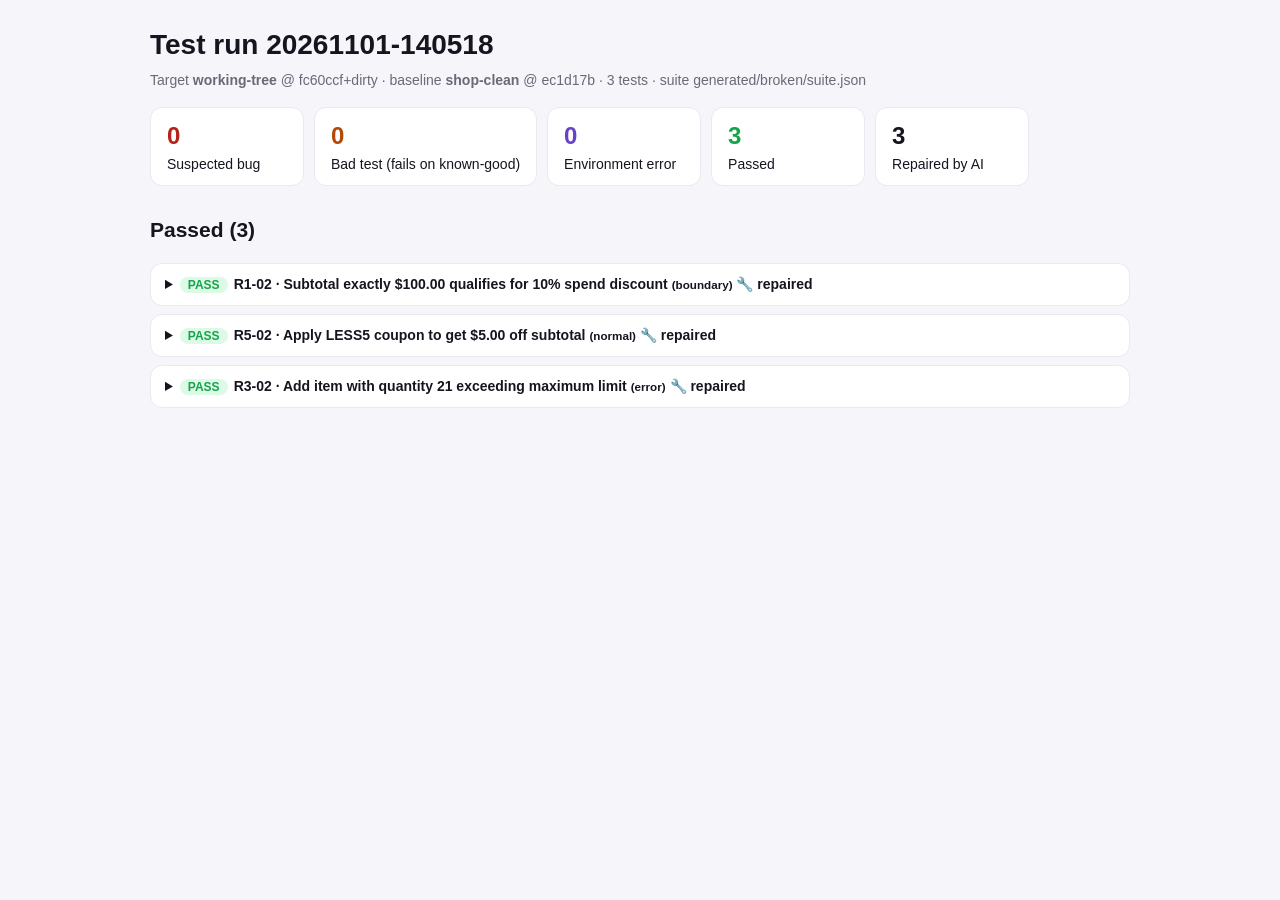
<file: evidence/repair/report.html>
<!doctype html><html><head><meta charset='utf-8'><meta name='viewport' content='width=device-width,initial-scale=1'><title>Test report 20261101-140518</title><style>
body{font:14px/1.5 -apple-system,Segoe UI,Roboto,sans-serif;margin:0;background:#f6f5f9;color:#16141f}
main{max-width:980px;margin:0 auto;padding:24px 16px}
h1{margin:0 0 4px} .meta{color:#6b6878;margin-bottom:16px}
.tiles{display:flex;gap:10px;flex-wrap:wrap;margin-bottom:20px}
.tile{background:#fff;border:1px solid #ebe8f0;border-radius:12px;padding:10px 16px;min-width:120px}
.tile b{font-size:24px;display:block}
.BUG b{color:#b42318} .BAD_TEST b{color:#b54708} .ENV_ERROR b{color:#6941c6} .PASS b{color:#16a34a}
details{background:#fff;border:1px solid #ebe8f0;border-radius:12px;margin:8px 0;padding:10px 14px}
summary{cursor:pointer;font-weight:600} .tag{font-size:12px;padding:1px 8px;border-radius:999px;margin-right:6px}
.tag.BUG{background:#fee4e2;color:#b42318} .tag.BAD_TEST{background:#fef0c7;color:#b54708}
.tag.ENV_ERROR{background:#ebe9fe;color:#6941c6} .tag.PASS{background:#dcfae6;color:#16a34a}
table{border-collapse:collapse;width:100%;margin:8px 0} td,th{border-bottom:1px solid #ebe8f0;padding:4px 6px;text-align:left;vertical-align:top}
.fail{color:#b42318;font-weight:600} pre{background:#f6f5f9;padding:8px;border-radius:8px;overflow:auto;font-size:12px;margin:4px 0}
h2{margin-top:28px} .ai{background:#f4f3ff;border:1px solid #d9d6fe;border-radius:10px;padding:8px 12px;margin:10px 0}
.ai p{margin:4px 0} .ok{color:#16a34a;font-size:12px} .fail{font-size:12px}
</style></head><body><main><h1>Test run 20261101-140518</h1><div class='meta'>Target <b>working-tree</b> @ fc60ccf+dirty · baseline <b>shop-clean</b> @ ec1d17b · 3 tests · suite generated/broken/suite.json</div><div class='tiles'><div class='tile BUG'><b>0</b>Suspected bug</div><div class='tile BAD_TEST'><b>0</b>Bad test (fails on known-good)</div><div class='tile ENV_ERROR'><b>0</b>Environment error</div><div class='tile PASS'><b>3</b>Passed</div><div class='tile'><b>3</b>Repaired by AI</div></div><h2>Passed (3)</h2><details ><summary><span class='tag PASS'>PASS</span>R1-02 · Subtotal exactly $100.00 qualifies for 10% spend discount <small>(boundary)</small> 🔧 repaired</summary><div class='ai'><b>🔧 Failed on the known-good baseline, so the AI repaired its own test</b><ol><li>Attempt 1: <b>rewrite</b> → passes on baseline<br>The test incorrectly expected &#x27;tier_discount&#x27; to be &#x27;0.00&#x27; when the subtotal was $100.00. Rule R1 explicitly states that orders with a subtotal of $100.00 or more get a 10% spend discount ($10.00).<br><code>step 2 tier_discount: 0.00 → 10.00</code></li></ol><small>The original test was wrong; the verdict is for the repaired test.</small></div><p>Checks on the target:</p><table><tr><th>Step</th><th>Check</th><th>Expected</th><th>Actual</th><th>Rule</th><th>Why</th></tr><tr class=''><td>1. POST /api/carts</td><td>&lt;status&gt; equals</td><td>201</td><td>201</td><td></td><td></td></tr><tr class=''><td>2. POST /api/carts/1/items</td><td>&lt;status&gt; equals</td><td>200</td><td>200</td><td></td><td></td></tr><tr class=''><td>2. POST /api/carts/1/items</td><td>subtotal equals</td><td>100.00</td><td>100.00</td><td>R1</td><td>4 items of product 2 at $25.00 each sum to $100.00 subtotal</td></tr><tr class=''><td>2. POST /api/carts/1/items</td><td>tier_discount equals</td><td>10.00</td><td>10.00</td><td>R1</td><td>Orders with a subtotal of $100.00 or more get 10% off ($100.00 * 0.10 = $10.00)</td></tr><tr class=''><td>2. POST /api/carts/1/items</td><td>total equals</td><td>90.00</td><td>90.00</td><td>R1</td><td>Total is subtotal $100.00 minus tier discount $10.00</td></tr></table><details><summary>Raw requests and responses</summary><pre>1. {&quot;method&quot;: &quot;POST&quot;, &quot;path&quot;: &quot;/api/carts&quot;, &quot;body&quot;: null}
→ {&quot;status&quot;: 201, &quot;body&quot;: {&quot;id&quot;: 1, &quot;items&quot;: [], &quot;coupons&quot;: [], &quot;subtotal&quot;: &quot;0.00&quot;, &quot;tier_discount&quot;: &quot;0.00&quot;, &quot;coupon_discount&quot;: &quot;0.00&quot;, &quot;total&quot;: &quot;0.00&quot;}}</pre><pre>2. {&quot;method&quot;: &quot;POST&quot;, &quot;path&quot;: &quot;/api/carts/1/items&quot;, &quot;body&quot;: {&quot;product_id&quot;: 2, &quot;qty&quot;: 4}}
→ {&quot;status&quot;: 200, &quot;body&quot;: {&quot;id&quot;: 1, &quot;items&quot;: [{&quot;product_id&quot;: 2, &quot;name&quot;: &quot;Glow Serum&quot;, &quot;emoji&quot;: &quot;✨&quot;, &quot;price&quot;: &quot;25.00&quot;, &quot;qty&quot;: 4}], &quot;coupons&quot;: [], &quot;subtotal&quot;: &quot;100.00&quot;, &quot;tier_discount&quot;: &quot;10.00&quot;, &quot;coupon_discount&quot;: &quot;0.00&quot;, &quot;total&quot;: &quot;90.00&quot;}}</pre></details></details><details ><summary><span class='tag PASS'>PASS</span>R5-02 · Apply LESS5 coupon to get $5.00 off subtotal <small>(normal)</small> 🔧 repaired</summary><div class='ai'><b>🔧 Failed on the known-good baseline, so the AI repaired its own test</b><ol><li>Attempt 1: <b>rewrite</b> → passes on baseline<br>The test expectation for &#x27;coupon_discount&#x27; in step 3 was &#x27;10.00&#x27;, which contradicts Rule R5 (&#x27;LESS5 takes $5.00 off&#x27;) and the test&#x27;s own explanation. The application correctly returned &#x27;5.00&#x27;.<br><code>step 3 coupon_discount: 10.00 → 5.00</code></li></ol><small>The original test was wrong; the verdict is for the repaired test.</small></div><p>Checks on the target:</p><table><tr><th>Step</th><th>Check</th><th>Expected</th><th>Actual</th><th>Rule</th><th>Why</th></tr><tr class=''><td>1. POST /api/carts</td><td>&lt;status&gt; equals</td><td>201</td><td>201</td><td></td><td></td></tr><tr class=''><td>2. POST /api/carts/1/items</td><td>&lt;status&gt; equals</td><td>200</td><td>200</td><td></td><td></td></tr><tr class=''><td>3. POST /api/carts/1/coupons</td><td>&lt;status&gt; equals</td><td>200</td><td>200</td><td></td><td></td></tr><tr class=''><td>3. POST /api/carts/1/coupons</td><td>coupon_discount equals</td><td>5.00</td><td>5.00</td><td>R5</td><td>LESS5 coupon takes $5.00 off the subtotal</td></tr><tr class=''><td>3. POST /api/carts/1/coupons</td><td>total equals</td><td>14.50</td><td>14.50</td><td>R6</td><td>Total is subtotal ($19.50) minus coupon discount ($5.00)</td></tr><tr class=''><td>4. GET /api/carts/1</td><td>&lt;status&gt; equals</td><td>200</td><td>200</td><td></td><td></td></tr><tr class=''><td>4. GET /api/carts/1</td><td>total equals</td><td>14.50</td><td>14.50</td><td>R5</td><td>Cart maintains applied LESS5 coupon state on retrieval</td></tr></table><details><summary>Raw requests and responses</summary><pre>1. {&quot;method&quot;: &quot;POST&quot;, &quot;path&quot;: &quot;/api/carts&quot;, &quot;body&quot;: null}
→ {&quot;status&quot;: 201, &quot;body&quot;: {&quot;id&quot;: 1, &quot;items&quot;: [], &quot;coupons&quot;: [], &quot;subtotal&quot;: &quot;0.00&quot;, &quot;tier_discount&quot;: &quot;0.00&quot;, &quot;coupon_discount&quot;: &quot;0.00&quot;, &quot;total&quot;: &quot;0.00&quot;}}</pre><pre>2. {&quot;method&quot;: &quot;POST&quot;, &quot;path&quot;: &quot;/api/carts/1/items&quot;, &quot;body&quot;: {&quot;product_id&quot;: 5, &quot;qty&quot;: 1}}
→ {&quot;status&quot;: 200, &quot;body&quot;: {&quot;id&quot;: 1, &quot;items&quot;: [{&quot;product_id&quot;: 5, &quot;name&quot;: &quot;Phone Tripod&quot;, &quot;emoji&quot;: &quot;📱&quot;, &quot;price&quot;: &quot;19.50&quot;, &quot;qty&quot;: 1}], &quot;coupons&quot;: [], &quot;subtotal&quot;: &quot;19.50&quot;, &quot;tier_discount&quot;: &quot;0.00&quot;, &quot;coupon_discount&quot;: &quot;0.00&quot;, &quot;total&quot;: &quot;19.50&quot;}}</pre><pre>3. {&quot;method&quot;: &quot;POST&quot;, &quot;path&quot;: &quot;/api/carts/1/coupons&quot;, &quot;body&quot;: {&quot;code&quot;: &quot;LESS5&quot;}}
→ {&quot;status&quot;: 200, &quot;body&quot;: {&quot;id&quot;: 1, &quot;items&quot;: [{&quot;product_id&quot;: 5, &quot;name&quot;: &quot;Phone Tripod&quot;, &quot;emoji&quot;: &quot;📱&quot;, &quot;price&quot;: &quot;19.50&quot;, &quot;qty&quot;: 1}], &quot;coupons&quot;: [&quot;LESS5&quot;], &quot;subtotal&quot;: &quot;19.50&quot;, &quot;tier_discount&quot;: &quot;0.00&quot;, &quot;coupon_discount&quot;: &quot;5.00&quot;, &quot;total&quot;: &quot;14.50&quot;}}</pre><pre>4. {&quot;method&quot;: &quot;GET&quot;, &quot;path&quot;: &quot;/api/carts/1&quot;, &quot;body&quot;: null}
→ {&quot;status&quot;: 200, &quot;body&quot;: {&quot;id&quot;: 1, &quot;items&quot;: [{&quot;product_id&quot;: 5, &quot;name&quot;: &quot;Phone Tripod&quot;, &quot;emoji&quot;: &quot;📱&quot;, &quot;price&quot;: &quot;19.50&quot;, &quot;qty&quot;: 1}], &quot;coupons&quot;: [&quot;LESS5&quot;], &quot;subtotal&quot;: &quot;19.50&quot;, &quot;tier_discount&quot;: &quot;0.00&quot;, &quot;coupon_discount&quot;: &quot;5.00&quot;, &quot;total&quot;: &quot;14.50&quot;}}</pre></details></details><details ><summary><span class='tag PASS'>PASS</span>R3-02 · Add item with quantity 21 exceeding maximum limit <small>(error)</small> 🔧 repaired</summary><div class='ai'><b>🔧 Failed on the known-good baseline, so the AI repaired its own test</b><ol><li>Attempt 1: <b>rewrite</b> → passes on baseline<br>The check in step 2 expected &#x27;OUT_OF_STOCK&#x27; instead of &#x27;QTY_RANGE&#x27;. According to rule R3, quantities outside 1 to 20 must fail with 422 QTY_RANGE.<br><code>step 2 detail.code: OUT_OF_STOCK → QTY_RANGE</code></li></ol><small>The original test was wrong; the verdict is for the repaired test.</small></div><p>Checks on the target:</p><table><tr><th>Step</th><th>Check</th><th>Expected</th><th>Actual</th><th>Rule</th><th>Why</th></tr><tr class=''><td>1. POST /api/carts</td><td>&lt;status&gt; equals</td><td>201</td><td>201</td><td></td><td></td></tr><tr class=''><td>2. POST /api/carts/1/items</td><td>&lt;status&gt; equals</td><td>422</td><td>422</td><td></td><td></td></tr><tr class=''><td>2. POST /api/carts/1/items</td><td>detail.code equals</td><td>QTY_RANGE</td><td>QTY_RANGE</td><td>R3</td><td>Quantity 21 exceeds the maximum limit of 20 and must fail with QTY_RANGE.</td></tr><tr class=''><td>3. GET /api/carts/1</td><td>&lt;status&gt; equals</td><td>200</td><td>200</td><td></td><td></td></tr><tr class=''><td>3. GET /api/carts/1</td><td>items length</td><td>0</td><td>0</td><td>R3</td><td>Failed item add attempt must not modify cart items.</td></tr></table><details><summary>Raw requests and responses</summary><pre>1. {&quot;method&quot;: &quot;POST&quot;, &quot;path&quot;: &quot;/api/carts&quot;, &quot;body&quot;: null}
→ {&quot;status&quot;: 201, &quot;body&quot;: {&quot;id&quot;: 1, &quot;items&quot;: [], &quot;coupons&quot;: [], &quot;subtotal&quot;: &quot;0.00&quot;, &quot;tier_discount&quot;: &quot;0.00&quot;, &quot;coupon_discount&quot;: &quot;0.00&quot;, &quot;total&quot;: &quot;0.00&quot;}}</pre><pre>2. {&quot;method&quot;: &quot;POST&quot;, &quot;path&quot;: &quot;/api/carts/1/items&quot;, &quot;body&quot;: {&quot;product_id&quot;: 1, &quot;qty&quot;: 21}}
→ {&quot;status&quot;: 422, &quot;body&quot;: {&quot;detail&quot;: {&quot;code&quot;: &quot;QTY_RANGE&quot;, &quot;message&quot;: &quot;Quantity must be between 1 and 20&quot;}}}</pre><pre>3. {&quot;method&quot;: &quot;GET&quot;, &quot;path&quot;: &quot;/api/carts/1&quot;, &quot;body&quot;: null}
→ {&quot;status&quot;: 200, &quot;body&quot;: {&quot;id&quot;: 1, &quot;items&quot;: [], &quot;coupons&quot;: [], &quot;subtotal&quot;: &quot;0.00&quot;, &quot;tier_discount&quot;: &quot;0.00&quot;, &quot;coupon_discount&quot;: &quot;0.00&quot;, &quot;total&quot;: &quot;0.00&quot;}}</pre></details></details></main></body></html>
</file>
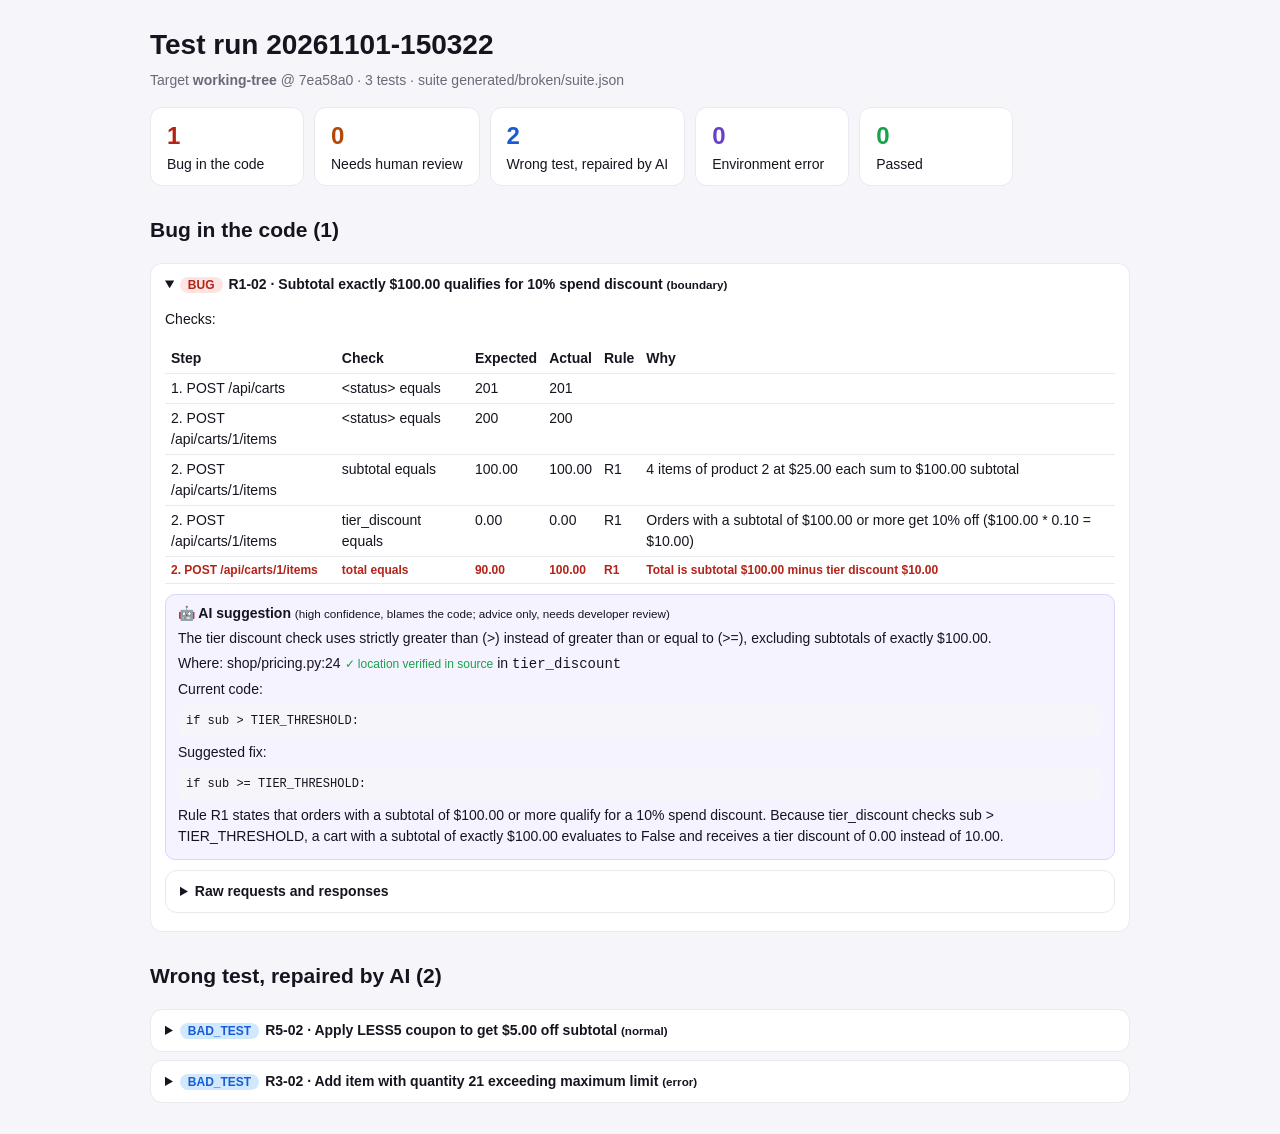
<file: evidence/ai-judge/broken-suite/report.html>
<!doctype html><html><head><meta charset='utf-8'><meta name='viewport' content='width=device-width,initial-scale=1'><title>Test report 20261101-150322</title><style>
body{font:14px/1.5 -apple-system,Segoe UI,Roboto,sans-serif;margin:0;background:#f6f5f9;color:#16141f}
main{max-width:980px;margin:0 auto;padding:24px 16px}
h1{margin:0 0 4px} .meta{color:#6b6878;margin-bottom:16px}
.tiles{display:flex;gap:10px;flex-wrap:wrap;margin-bottom:20px}
.tile{background:#fff;border:1px solid #ebe8f0;border-radius:12px;padding:10px 16px;min-width:120px}
.tile b{font-size:24px;display:block}
.BUG b{color:#b42318} .NEEDS_REVIEW b{color:#b54708} .BAD_TEST b{color:#175cd3} .ENV_ERROR b{color:#6941c6} .PASS b{color:#16a34a}
details{background:#fff;border:1px solid #ebe8f0;border-radius:12px;margin:8px 0;padding:10px 14px}
summary{cursor:pointer;font-weight:600} .tag{font-size:12px;padding:1px 8px;border-radius:999px;margin-right:6px}
.tag.BUG{background:#fee4e2;color:#b42318} .tag.NEEDS_REVIEW{background:#fef0c7;color:#b54708}
.tag.BAD_TEST{background:#d1e9ff;color:#175cd3}
.tag.ENV_ERROR{background:#ebe9fe;color:#6941c6} .tag.PASS{background:#dcfae6;color:#16a34a}
table{border-collapse:collapse;width:100%;margin:8px 0} td,th{border-bottom:1px solid #ebe8f0;padding:4px 6px;text-align:left;vertical-align:top}
.fail{color:#b42318;font-weight:600} pre{background:#f6f5f9;padding:8px;border-radius:8px;overflow:auto;font-size:12px;margin:4px 0}
h2{margin-top:28px} .ai{background:#f4f3ff;border:1px solid #d9d6fe;border-radius:10px;padding:8px 12px;margin:10px 0}
.ai p{margin:4px 0} .ok{color:#16a34a;font-size:12px} .fail{font-size:12px}
</style></head><body><main><h1>Test run 20261101-150322</h1><div class='meta'>Target <b>working-tree</b> @ 7ea58a0 · 3 tests · suite generated/broken/suite.json</div><div class='tiles'><div class='tile BUG'><b>1</b>Bug in the code</div><div class='tile NEEDS_REVIEW'><b>0</b>Needs human review</div><div class='tile BAD_TEST'><b>2</b>Wrong test, repaired by AI</div><div class='tile ENV_ERROR'><b>0</b>Environment error</div><div class='tile PASS'><b>0</b>Passed</div></div><h2>Bug in the code (1)</h2><details open><summary><span class='tag BUG'>BUG</span>R1-02 · Subtotal exactly $100.00 qualifies for 10% spend discount <small>(boundary)</small></summary><p>Checks:</p><table><tr><th>Step</th><th>Check</th><th>Expected</th><th>Actual</th><th>Rule</th><th>Why</th></tr><tr class=''><td>1. POST /api/carts</td><td>&lt;status&gt; equals</td><td>201</td><td>201</td><td></td><td></td></tr><tr class=''><td>2. POST /api/carts/1/items</td><td>&lt;status&gt; equals</td><td>200</td><td>200</td><td></td><td></td></tr><tr class=''><td>2. POST /api/carts/1/items</td><td>subtotal equals</td><td>100.00</td><td>100.00</td><td>R1</td><td>4 items of product 2 at $25.00 each sum to $100.00 subtotal</td></tr><tr class=''><td>2. POST /api/carts/1/items</td><td>tier_discount equals</td><td>0.00</td><td>0.00</td><td>R1</td><td>Orders with a subtotal of $100.00 or more get 10% off ($100.00 * 0.10 = $10.00)</td></tr><tr class='fail'><td>2. POST /api/carts/1/items</td><td>total equals</td><td>90.00</td><td>100.00</td><td>R1</td><td>Total is subtotal $100.00 minus tier discount $10.00</td></tr></table><div class='ai'><b>🤖 AI suggestion</b> <small>(high confidence, blames the code; advice only, needs developer review)</small><p>The tier discount check uses strictly greater than (&gt;) instead of greater than or equal to (&gt;=), excluding subtotals of exactly $100.00.</p><p>Where: shop/pricing.py:24 <span class='ok'>✓ location verified in source</span> in <code>tier_discount</code></p><p>Current code:</p><pre>if sub &gt; TIER_THRESHOLD:</pre><p>Suggested fix:</p><pre>if sub &gt;= TIER_THRESHOLD:</pre><p>Rule R1 states that orders with a subtotal of $100.00 or more qualify for a 10% spend discount. Because tier_discount checks sub &gt; TIER_THRESHOLD, a cart with a subtotal of exactly $100.00 evaluates to False and receives a tier discount of 0.00 instead of 10.00.</p></div><details><summary>Raw requests and responses</summary><pre>1. {&quot;method&quot;: &quot;POST&quot;, &quot;path&quot;: &quot;/api/carts&quot;, &quot;body&quot;: null}
→ {&quot;status&quot;: 201, &quot;body&quot;: {&quot;id&quot;: 1, &quot;items&quot;: [], &quot;coupons&quot;: [], &quot;subtotal&quot;: &quot;0.00&quot;, &quot;tier_discount&quot;: &quot;0.00&quot;, &quot;coupon_discount&quot;: &quot;0.00&quot;, &quot;total&quot;: &quot;0.00&quot;}}</pre><pre>2. {&quot;method&quot;: &quot;POST&quot;, &quot;path&quot;: &quot;/api/carts/1/items&quot;, &quot;body&quot;: {&quot;product_id&quot;: 2, &quot;qty&quot;: 4}}
→ {&quot;status&quot;: 200, &quot;body&quot;: {&quot;id&quot;: 1, &quot;items&quot;: [{&quot;product_id&quot;: 2, &quot;name&quot;: &quot;Glow Serum&quot;, &quot;emoji&quot;: &quot;✨&quot;, &quot;price&quot;: &quot;25.00&quot;, &quot;qty&quot;: 4}], &quot;coupons&quot;: [], &quot;subtotal&quot;: &quot;100.00&quot;, &quot;tier_discount&quot;: &quot;0.00&quot;, &quot;coupon_discount&quot;: &quot;0.00&quot;, &quot;total&quot;: &quot;100.00&quot;}}</pre></details></details><h2>Wrong test, repaired by AI (2)</h2><details ><summary><span class='tag BAD_TEST'>BAD_TEST</span>R5-02 · Apply LESS5 coupon to get $5.00 off subtotal <small>(normal)</small></summary><div class='ai'><b>🔧 The AI judged its own test wrong and repaired it</b><ol><li>Attempt 1: <b>rewrite</b> → passes<br>Rule R5 specifies that LESS5 takes $5.00 off the subtotal. The test assertion in step 3 mistakenly set the expected value for coupon_discount to &#x27;10.00&#x27;, despite the &#x27;why&#x27; field correctly referencing $5.00 off. The assertion should be corrected to &#x27;5.00&#x27;.<br><code>step 3 coupon_discount: 10.00 → 5.00</code></li></ol><small>The original test failed; the checks below are for the repaired test.</small></div><p>Checks:</p><table><tr><th>Step</th><th>Check</th><th>Expected</th><th>Actual</th><th>Rule</th><th>Why</th></tr><tr class=''><td>1. POST /api/carts</td><td>&lt;status&gt; equals</td><td>201</td><td>201</td><td></td><td></td></tr><tr class=''><td>2. POST /api/carts/1/items</td><td>&lt;status&gt; equals</td><td>200</td><td>200</td><td></td><td></td></tr><tr class=''><td>3. POST /api/carts/1/coupons</td><td>&lt;status&gt; equals</td><td>200</td><td>200</td><td></td><td></td></tr><tr class=''><td>3. POST /api/carts/1/coupons</td><td>coupon_discount equals</td><td>5.00</td><td>5.00</td><td>R5</td><td>LESS5 coupon takes $5.00 off the subtotal</td></tr><tr class=''><td>3. POST /api/carts/1/coupons</td><td>total equals</td><td>14.50</td><td>14.50</td><td>R6</td><td>Total is subtotal ($19.50) minus coupon discount ($5.00)</td></tr><tr class=''><td>4. GET /api/carts/1</td><td>&lt;status&gt; equals</td><td>200</td><td>200</td><td></td><td></td></tr><tr class=''><td>4. GET /api/carts/1</td><td>total equals</td><td>14.50</td><td>14.50</td><td>R5</td><td>Cart maintains applied LESS5 coupon state on retrieval</td></tr></table><div class='ai'><b>🤖 AI suggestion</b> <small>(high confidence, blames the test; advice only, needs developer review)</small><p>The test incorrect expects a coupon discount of &#x27;10.00&#x27; instead of &#x27;5.00&#x27; when applying the LESS5 coupon.</p><p>Where: tests/test_api.py <span class='fail'>✗ location not verified (file tests/test_api.py does not exist)</span> in <code>test_apply_less5_coupon</code></p><p>Current code:</p><pre>assert cart[&quot;coupon_discount&quot;] == &quot;10.00&quot;</pre><p>Suggested fix:</p><pre>assert cart[&quot;coupon_discount&quot;] == &quot;5.00&quot;</pre><p>Rule R5 and the database seed define LESS5 as a fixed $5.00 discount. When LESS5 was applied to the cart, the application correctly calculated and returned a coupon_discount of &#x27;5.00&#x27;. The test assertion incorrectly expected &#x27;10.00&#x27;.</p></div><details><summary>Raw requests and responses</summary><pre>1. {&quot;method&quot;: &quot;POST&quot;, &quot;path&quot;: &quot;/api/carts&quot;, &quot;body&quot;: null}
→ {&quot;status&quot;: 201, &quot;body&quot;: {&quot;id&quot;: 1, &quot;items&quot;: [], &quot;coupons&quot;: [], &quot;subtotal&quot;: &quot;0.00&quot;, &quot;tier_discount&quot;: &quot;0.00&quot;, &quot;coupon_discount&quot;: &quot;0.00&quot;, &quot;total&quot;: &quot;0.00&quot;}}</pre><pre>2. {&quot;method&quot;: &quot;POST&quot;, &quot;path&quot;: &quot;/api/carts/1/items&quot;, &quot;body&quot;: {&quot;product_id&quot;: 5, &quot;qty&quot;: 1}}
→ {&quot;status&quot;: 200, &quot;body&quot;: {&quot;id&quot;: 1, &quot;items&quot;: [{&quot;product_id&quot;: 5, &quot;name&quot;: &quot;Phone Tripod&quot;, &quot;emoji&quot;: &quot;📱&quot;, &quot;price&quot;: &quot;19.50&quot;, &quot;qty&quot;: 1}], &quot;coupons&quot;: [], &quot;subtotal&quot;: &quot;19.50&quot;, &quot;tier_discount&quot;: &quot;0.00&quot;, &quot;coupon_discount&quot;: &quot;0.00&quot;, &quot;total&quot;: &quot;19.50&quot;}}</pre><pre>3. {&quot;method&quot;: &quot;POST&quot;, &quot;path&quot;: &quot;/api/carts/1/coupons&quot;, &quot;body&quot;: {&quot;code&quot;: &quot;LESS5&quot;}}
→ {&quot;status&quot;: 200, &quot;body&quot;: {&quot;id&quot;: 1, &quot;items&quot;: [{&quot;product_id&quot;: 5, &quot;name&quot;: &quot;Phone Tripod&quot;, &quot;emoji&quot;: &quot;📱&quot;, &quot;price&quot;: &quot;19.50&quot;, &quot;qty&quot;: 1}], &quot;coupons&quot;: [&quot;LESS5&quot;], &quot;subtotal&quot;: &quot;19.50&quot;, &quot;tier_discount&quot;: &quot;0.00&quot;, &quot;coupon_discount&quot;: &quot;5.00&quot;, &quot;total&quot;: &quot;14.50&quot;}}</pre><pre>4. {&quot;method&quot;: &quot;GET&quot;, &quot;path&quot;: &quot;/api/carts/1&quot;, &quot;body&quot;: null}
→ {&quot;status&quot;: 200, &quot;body&quot;: {&quot;id&quot;: 1, &quot;items&quot;: [{&quot;product_id&quot;: 5, &quot;name&quot;: &quot;Phone Tripod&quot;, &quot;emoji&quot;: &quot;📱&quot;, &quot;price&quot;: &quot;19.50&quot;, &quot;qty&quot;: 1}], &quot;coupons&quot;: [&quot;LESS5&quot;], &quot;subtotal&quot;: &quot;19.50&quot;, &quot;tier_discount&quot;: &quot;0.00&quot;, &quot;coupon_discount&quot;: &quot;5.00&quot;, &quot;total&quot;: &quot;14.50&quot;}}</pre></details></details><details ><summary><span class='tag BAD_TEST'>BAD_TEST</span>R3-02 · Add item with quantity 21 exceeding maximum limit <small>(error)</small></summary><div class='ai'><b>🔧 The AI judged its own test wrong and repaired it</b><ol><li>Attempt 1: <b>rewrite</b> → passes<br>The test check asserted detail.code equals &#x27;OUT_OF_STOCK&#x27;, but rule R3 explicitly states that quantities outside 1 to 20 must fail with &#x27;422 QTY_RANGE&#x27;.<br><code>step 2 detail.code: OUT_OF_STOCK → QTY_RANGE</code></li></ol><small>The original test failed; the checks below are for the repaired test.</small></div><p>Checks:</p><table><tr><th>Step</th><th>Check</th><th>Expected</th><th>Actual</th><th>Rule</th><th>Why</th></tr><tr class=''><td>1. POST /api/carts</td><td>&lt;status&gt; equals</td><td>201</td><td>201</td><td></td><td></td></tr><tr class=''><td>2. POST /api/carts/1/items</td><td>&lt;status&gt; equals</td><td>422</td><td>422</td><td></td><td></td></tr><tr class=''><td>2. POST /api/carts/1/items</td><td>detail.code equals</td><td>QTY_RANGE</td><td>QTY_RANGE</td><td>R3</td><td>Quantity 21 exceeds the maximum limit of 20 and must fail with QTY_RANGE.</td></tr><tr class=''><td>3. GET /api/carts/1</td><td>&lt;status&gt; equals</td><td>200</td><td>200</td><td></td><td></td></tr><tr class=''><td>3. GET /api/carts/1</td><td>items length</td><td>0</td><td>0</td><td>R3</td><td>Failed item add attempt must not modify cart items.</td></tr></table><div class='ai'><b>🤖 AI suggestion</b> <small>(high confidence, blames the test; advice only, needs developer review)</small><p>The test R3-02 incorrectly expects the error code &#x27;OUT_OF_STOCK&#x27; instead of &#x27;QTY_RANGE&#x27; when quantity exceeds 20.</p><p>Where: tests/test_api.py <span class='fail'>✗ location not verified (file tests/test_api.py does not exist)</span> in <code>test_r3_02</code></p><p>Current code:</p><pre>detail.code equals &#x27;OUT_OF_STOCK&#x27;</pre><p>Suggested fix:</p><pre>detail.code equals &#x27;QTY_RANGE&#x27;</pre><p>According to rule R3, cart item quantities outside the range of 1 to 20 must fail with a 422 QTY_RANGE error. The app correctly validated the quantity of 21 and returned 422 QTY_RANGE, but the test check incorrectly asserts that detail.code should be &#x27;OUT_OF_STOCK&#x27;.</p></div><details><summary>Raw requests and responses</summary><pre>1. {&quot;method&quot;: &quot;POST&quot;, &quot;path&quot;: &quot;/api/carts&quot;, &quot;body&quot;: null}
→ {&quot;status&quot;: 201, &quot;body&quot;: {&quot;id&quot;: 1, &quot;items&quot;: [], &quot;coupons&quot;: [], &quot;subtotal&quot;: &quot;0.00&quot;, &quot;tier_discount&quot;: &quot;0.00&quot;, &quot;coupon_discount&quot;: &quot;0.00&quot;, &quot;total&quot;: &quot;0.00&quot;}}</pre><pre>2. {&quot;method&quot;: &quot;POST&quot;, &quot;path&quot;: &quot;/api/carts/1/items&quot;, &quot;body&quot;: {&quot;product_id&quot;: 1, &quot;qty&quot;: 21}}
→ {&quot;status&quot;: 422, &quot;body&quot;: {&quot;detail&quot;: {&quot;code&quot;: &quot;QTY_RANGE&quot;, &quot;message&quot;: &quot;Quantity must be between 1 and 20&quot;}}}</pre><pre>3. {&quot;method&quot;: &quot;GET&quot;, &quot;path&quot;: &quot;/api/carts/1&quot;, &quot;body&quot;: null}
→ {&quot;status&quot;: 200, &quot;body&quot;: {&quot;id&quot;: 1, &quot;items&quot;: [], &quot;coupons&quot;: [], &quot;subtotal&quot;: &quot;0.00&quot;, &quot;tier_discount&quot;: &quot;0.00&quot;, &quot;coupon_discount&quot;: &quot;0.00&quot;, &quot;total&quot;: &quot;0.00&quot;}}</pre></details></details></main></body></html>
</file>
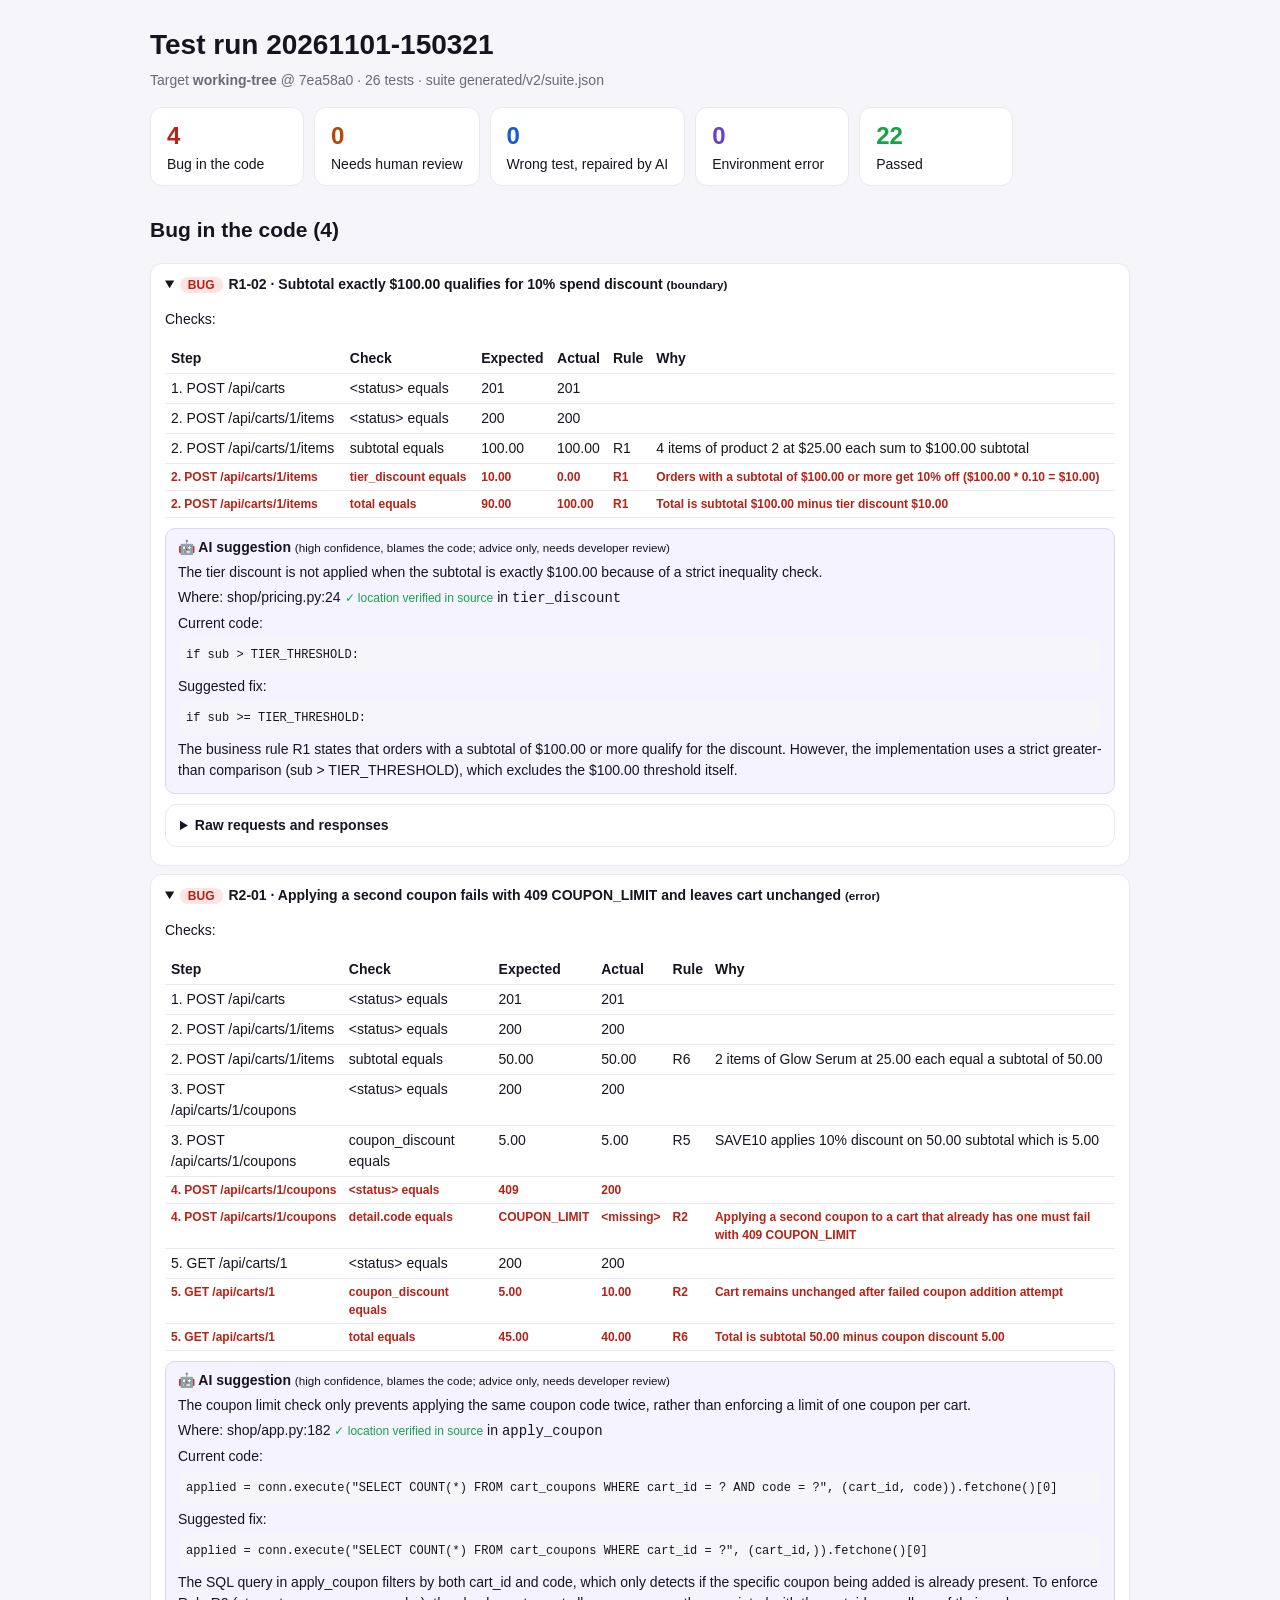
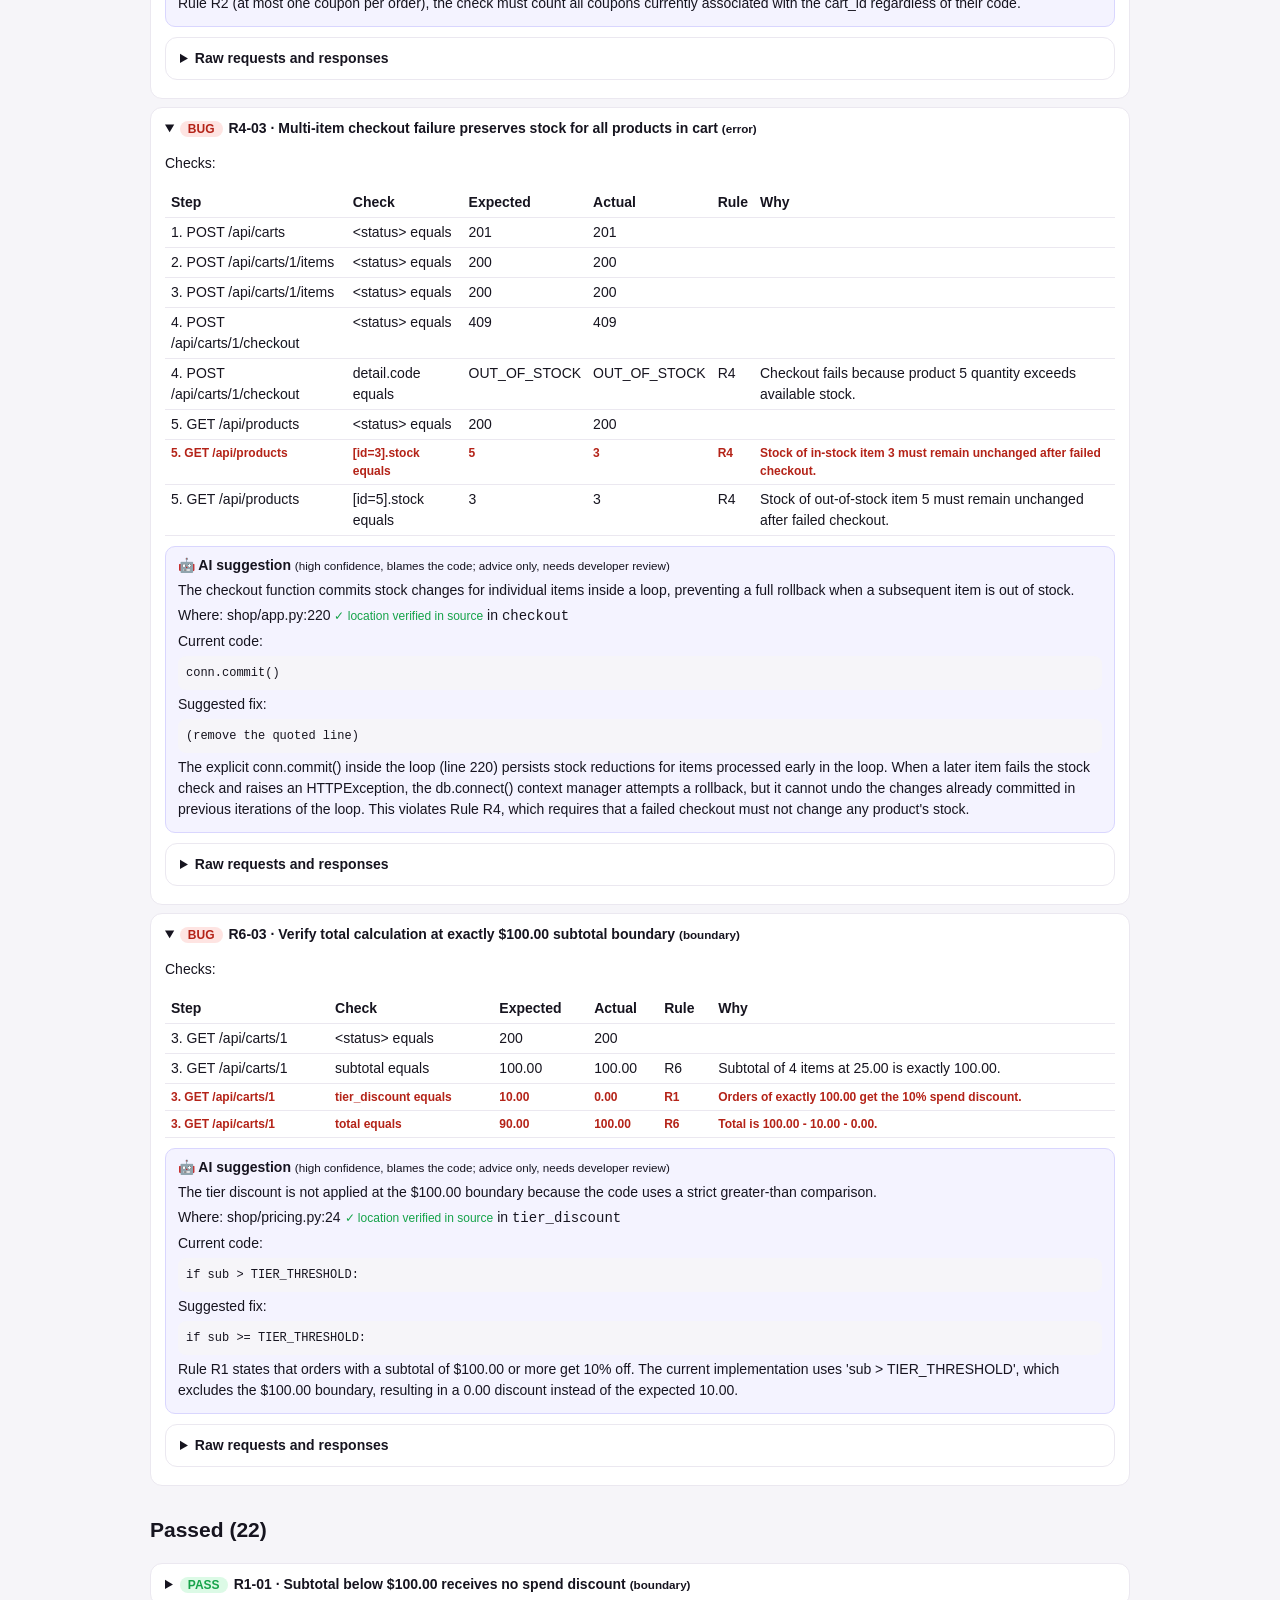
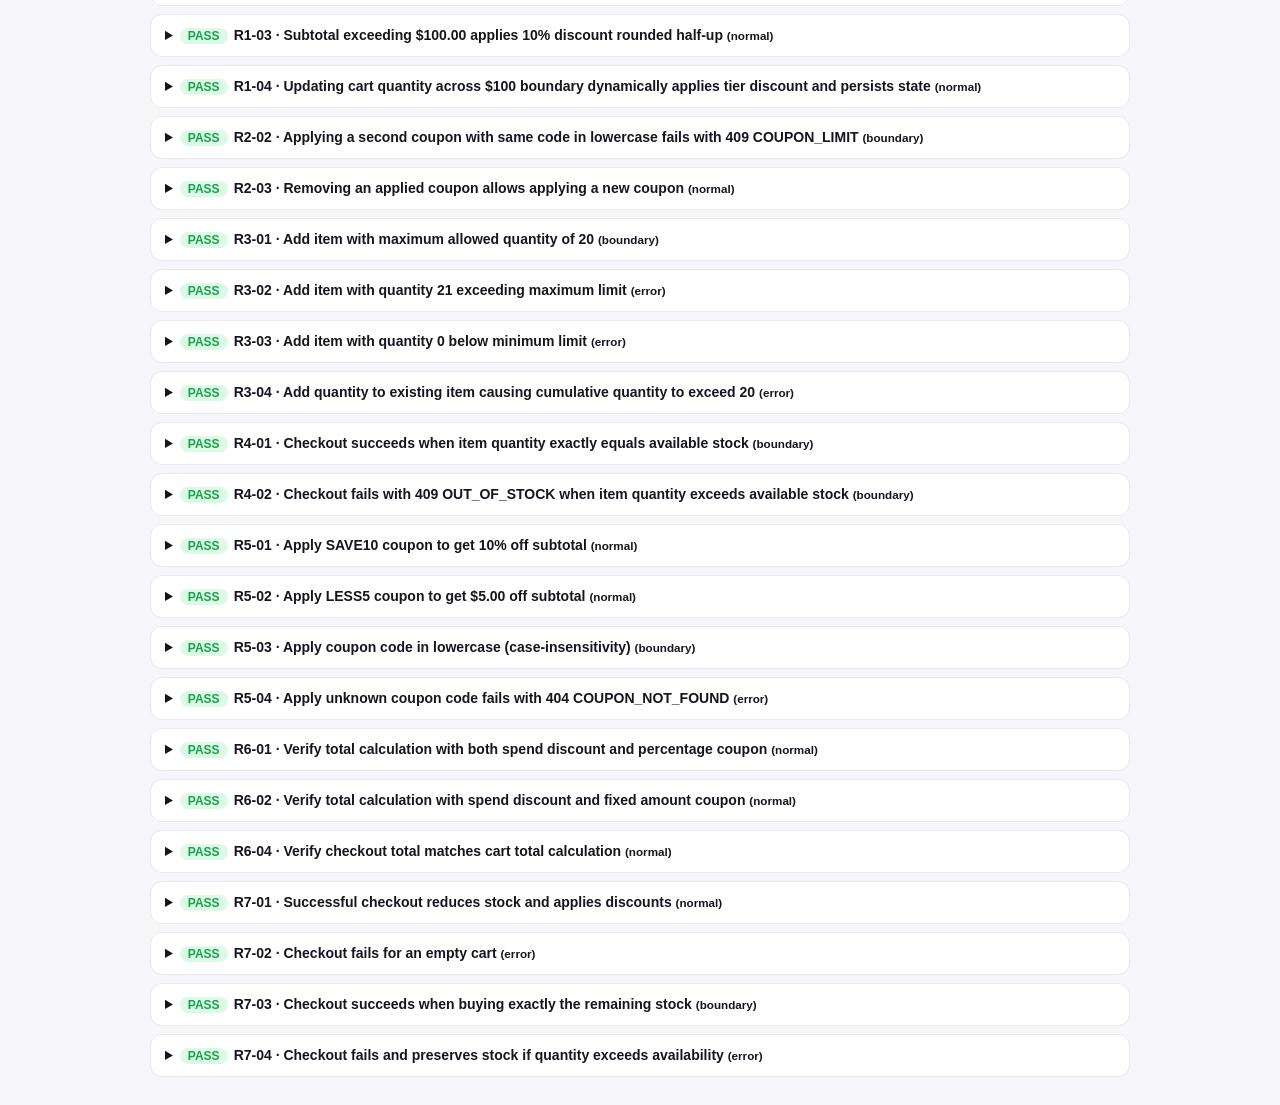
<file: evidence/ai-judge/real-suite/report.html>
<!doctype html><html><head><meta charset='utf-8'><meta name='viewport' content='width=device-width,initial-scale=1'><title>Test report 20261101-150321</title><style>
body{font:14px/1.5 -apple-system,Segoe UI,Roboto,sans-serif;margin:0;background:#f6f5f9;color:#16141f}
main{max-width:980px;margin:0 auto;padding:24px 16px}
h1{margin:0 0 4px} .meta{color:#6b6878;margin-bottom:16px}
.tiles{display:flex;gap:10px;flex-wrap:wrap;margin-bottom:20px}
.tile{background:#fff;border:1px solid #ebe8f0;border-radius:12px;padding:10px 16px;min-width:120px}
.tile b{font-size:24px;display:block}
.BUG b{color:#b42318} .NEEDS_REVIEW b{color:#b54708} .BAD_TEST b{color:#175cd3} .ENV_ERROR b{color:#6941c6} .PASS b{color:#16a34a}
details{background:#fff;border:1px solid #ebe8f0;border-radius:12px;margin:8px 0;padding:10px 14px}
summary{cursor:pointer;font-weight:600} .tag{font-size:12px;padding:1px 8px;border-radius:999px;margin-right:6px}
.tag.BUG{background:#fee4e2;color:#b42318} .tag.NEEDS_REVIEW{background:#fef0c7;color:#b54708}
.tag.BAD_TEST{background:#d1e9ff;color:#175cd3}
.tag.ENV_ERROR{background:#ebe9fe;color:#6941c6} .tag.PASS{background:#dcfae6;color:#16a34a}
table{border-collapse:collapse;width:100%;margin:8px 0} td,th{border-bottom:1px solid #ebe8f0;padding:4px 6px;text-align:left;vertical-align:top}
.fail{color:#b42318;font-weight:600} pre{background:#f6f5f9;padding:8px;border-radius:8px;overflow:auto;font-size:12px;margin:4px 0}
h2{margin-top:28px} .ai{background:#f4f3ff;border:1px solid #d9d6fe;border-radius:10px;padding:8px 12px;margin:10px 0}
.ai p{margin:4px 0} .ok{color:#16a34a;font-size:12px} .fail{font-size:12px}
</style></head><body><main><h1>Test run 20261101-150321</h1><div class='meta'>Target <b>working-tree</b> @ 7ea58a0 · 26 tests · suite generated/v2/suite.json</div><div class='tiles'><div class='tile BUG'><b>4</b>Bug in the code</div><div class='tile NEEDS_REVIEW'><b>0</b>Needs human review</div><div class='tile BAD_TEST'><b>0</b>Wrong test, repaired by AI</div><div class='tile ENV_ERROR'><b>0</b>Environment error</div><div class='tile PASS'><b>22</b>Passed</div></div><h2>Bug in the code (4)</h2><details open><summary><span class='tag BUG'>BUG</span>R1-02 · Subtotal exactly $100.00 qualifies for 10% spend discount <small>(boundary)</small></summary><p>Checks:</p><table><tr><th>Step</th><th>Check</th><th>Expected</th><th>Actual</th><th>Rule</th><th>Why</th></tr><tr class=''><td>1. POST /api/carts</td><td>&lt;status&gt; equals</td><td>201</td><td>201</td><td></td><td></td></tr><tr class=''><td>2. POST /api/carts/1/items</td><td>&lt;status&gt; equals</td><td>200</td><td>200</td><td></td><td></td></tr><tr class=''><td>2. POST /api/carts/1/items</td><td>subtotal equals</td><td>100.00</td><td>100.00</td><td>R1</td><td>4 items of product 2 at $25.00 each sum to $100.00 subtotal</td></tr><tr class='fail'><td>2. POST /api/carts/1/items</td><td>tier_discount equals</td><td>10.00</td><td>0.00</td><td>R1</td><td>Orders with a subtotal of $100.00 or more get 10% off ($100.00 * 0.10 = $10.00)</td></tr><tr class='fail'><td>2. POST /api/carts/1/items</td><td>total equals</td><td>90.00</td><td>100.00</td><td>R1</td><td>Total is subtotal $100.00 minus tier discount $10.00</td></tr></table><div class='ai'><b>🤖 AI suggestion</b> <small>(high confidence, blames the code; advice only, needs developer review)</small><p>The tier discount is not applied when the subtotal is exactly $100.00 because of a strict inequality check.</p><p>Where: shop/pricing.py:24 <span class='ok'>✓ location verified in source</span> in <code>tier_discount</code></p><p>Current code:</p><pre>if sub &gt; TIER_THRESHOLD:</pre><p>Suggested fix:</p><pre>if sub &gt;= TIER_THRESHOLD:</pre><p>The business rule R1 states that orders with a subtotal of $100.00 or more qualify for the discount. However, the implementation uses a strict greater-than comparison (sub &gt; TIER_THRESHOLD), which excludes the $100.00 threshold itself.</p></div><details><summary>Raw requests and responses</summary><pre>1. {&quot;method&quot;: &quot;POST&quot;, &quot;path&quot;: &quot;/api/carts&quot;, &quot;body&quot;: null}
→ {&quot;status&quot;: 201, &quot;body&quot;: {&quot;id&quot;: 1, &quot;items&quot;: [], &quot;coupons&quot;: [], &quot;subtotal&quot;: &quot;0.00&quot;, &quot;tier_discount&quot;: &quot;0.00&quot;, &quot;coupon_discount&quot;: &quot;0.00&quot;, &quot;total&quot;: &quot;0.00&quot;}}</pre><pre>2. {&quot;method&quot;: &quot;POST&quot;, &quot;path&quot;: &quot;/api/carts/1/items&quot;, &quot;body&quot;: {&quot;product_id&quot;: 2, &quot;qty&quot;: 4}}
→ {&quot;status&quot;: 200, &quot;body&quot;: {&quot;id&quot;: 1, &quot;items&quot;: [{&quot;product_id&quot;: 2, &quot;name&quot;: &quot;Glow Serum&quot;, &quot;emoji&quot;: &quot;✨&quot;, &quot;price&quot;: &quot;25.00&quot;, &quot;qty&quot;: 4}], &quot;coupons&quot;: [], &quot;subtotal&quot;: &quot;100.00&quot;, &quot;tier_discount&quot;: &quot;0.00&quot;, &quot;coupon_discount&quot;: &quot;0.00&quot;, &quot;total&quot;: &quot;100.00&quot;}}</pre></details></details><details open><summary><span class='tag BUG'>BUG</span>R2-01 · Applying a second coupon fails with 409 COUPON_LIMIT and leaves cart unchanged <small>(error)</small></summary><p>Checks:</p><table><tr><th>Step</th><th>Check</th><th>Expected</th><th>Actual</th><th>Rule</th><th>Why</th></tr><tr class=''><td>1. POST /api/carts</td><td>&lt;status&gt; equals</td><td>201</td><td>201</td><td></td><td></td></tr><tr class=''><td>2. POST /api/carts/1/items</td><td>&lt;status&gt; equals</td><td>200</td><td>200</td><td></td><td></td></tr><tr class=''><td>2. POST /api/carts/1/items</td><td>subtotal equals</td><td>50.00</td><td>50.00</td><td>R6</td><td>2 items of Glow Serum at 25.00 each equal a subtotal of 50.00</td></tr><tr class=''><td>3. POST /api/carts/1/coupons</td><td>&lt;status&gt; equals</td><td>200</td><td>200</td><td></td><td></td></tr><tr class=''><td>3. POST /api/carts/1/coupons</td><td>coupon_discount equals</td><td>5.00</td><td>5.00</td><td>R5</td><td>SAVE10 applies 10% discount on 50.00 subtotal which is 5.00</td></tr><tr class='fail'><td>4. POST /api/carts/1/coupons</td><td>&lt;status&gt; equals</td><td>409</td><td>200</td><td></td><td></td></tr><tr class='fail'><td>4. POST /api/carts/1/coupons</td><td>detail.code equals</td><td>COUPON_LIMIT</td><td>&lt;missing&gt;</td><td>R2</td><td>Applying a second coupon to a cart that already has one must fail with 409 COUPON_LIMIT</td></tr><tr class=''><td>5. GET /api/carts/1</td><td>&lt;status&gt; equals</td><td>200</td><td>200</td><td></td><td></td></tr><tr class='fail'><td>5. GET /api/carts/1</td><td>coupon_discount equals</td><td>5.00</td><td>10.00</td><td>R2</td><td>Cart remains unchanged after failed coupon addition attempt</td></tr><tr class='fail'><td>5. GET /api/carts/1</td><td>total equals</td><td>45.00</td><td>40.00</td><td>R6</td><td>Total is subtotal 50.00 minus coupon discount 5.00</td></tr></table><div class='ai'><b>🤖 AI suggestion</b> <small>(high confidence, blames the code; advice only, needs developer review)</small><p>The coupon limit check only prevents applying the same coupon code twice, rather than enforcing a limit of one coupon per cart.</p><p>Where: shop/app.py:182 <span class='ok'>✓ location verified in source</span> in <code>apply_coupon</code></p><p>Current code:</p><pre>applied = conn.execute(&quot;SELECT COUNT(*) FROM cart_coupons WHERE cart_id = ? AND code = ?&quot;, (cart_id, code)).fetchone()[0]</pre><p>Suggested fix:</p><pre>applied = conn.execute(&quot;SELECT COUNT(*) FROM cart_coupons WHERE cart_id = ?&quot;, (cart_id,)).fetchone()[0]</pre><p>The SQL query in apply_coupon filters by both cart_id and code, which only detects if the specific coupon being added is already present. To enforce Rule R2 (at most one coupon per order), the check must count all coupons currently associated with the cart_id regardless of their code.</p></div><details><summary>Raw requests and responses</summary><pre>1. {&quot;method&quot;: &quot;POST&quot;, &quot;path&quot;: &quot;/api/carts&quot;, &quot;body&quot;: null}
→ {&quot;status&quot;: 201, &quot;body&quot;: {&quot;id&quot;: 1, &quot;items&quot;: [], &quot;coupons&quot;: [], &quot;subtotal&quot;: &quot;0.00&quot;, &quot;tier_discount&quot;: &quot;0.00&quot;, &quot;coupon_discount&quot;: &quot;0.00&quot;, &quot;total&quot;: &quot;0.00&quot;}}</pre><pre>2. {&quot;method&quot;: &quot;POST&quot;, &quot;path&quot;: &quot;/api/carts/1/items&quot;, &quot;body&quot;: {&quot;product_id&quot;: 2, &quot;qty&quot;: 2}}
→ {&quot;status&quot;: 200, &quot;body&quot;: {&quot;id&quot;: 1, &quot;items&quot;: [{&quot;product_id&quot;: 2, &quot;name&quot;: &quot;Glow Serum&quot;, &quot;emoji&quot;: &quot;✨&quot;, &quot;price&quot;: &quot;25.00&quot;, &quot;qty&quot;: 2}], &quot;coupons&quot;: [], &quot;subtotal&quot;: &quot;50.00&quot;, &quot;tier_discount&quot;: &quot;0.00&quot;, &quot;coupon_discount&quot;: &quot;0.00&quot;, &quot;total&quot;: &quot;50.00&quot;}}</pre><pre>3. {&quot;method&quot;: &quot;POST&quot;, &quot;path&quot;: &quot;/api/carts/1/coupons&quot;, &quot;body&quot;: {&quot;code&quot;: &quot;SAVE10&quot;}}
→ {&quot;status&quot;: 200, &quot;body&quot;: {&quot;id&quot;: 1, &quot;items&quot;: [{&quot;product_id&quot;: 2, &quot;name&quot;: &quot;Glow Serum&quot;, &quot;emoji&quot;: &quot;✨&quot;, &quot;price&quot;: &quot;25.00&quot;, &quot;qty&quot;: 2}], &quot;coupons&quot;: [&quot;SAVE10&quot;], &quot;subtotal&quot;: &quot;50.00&quot;, &quot;tier_discount&quot;: &quot;0.00&quot;, &quot;coupon_discount&quot;: &quot;5.00&quot;, &quot;total&quot;: &quot;45.00&quot;}}</pre><pre>4. {&quot;method&quot;: &quot;POST&quot;, &quot;path&quot;: &quot;/api/carts/1/coupons&quot;, &quot;body&quot;: {&quot;code&quot;: &quot;LESS5&quot;}}
→ {&quot;status&quot;: 200, &quot;body&quot;: {&quot;id&quot;: 1, &quot;items&quot;: [{&quot;product_id&quot;: 2, &quot;name&quot;: &quot;Glow Serum&quot;, &quot;emoji&quot;: &quot;✨&quot;, &quot;price&quot;: &quot;25.00&quot;, &quot;qty&quot;: 2}], &quot;coupons&quot;: [&quot;LESS5&quot;, &quot;SAVE10&quot;], &quot;subtotal&quot;: &quot;50.00&quot;, &quot;tier_discount&quot;: &quot;0.00&quot;, &quot;coupon_discount&quot;: &quot;10.00&quot;, &quot;total&quot;: &quot;40.00&quot;}}</pre><pre>5. {&quot;method&quot;: &quot;GET&quot;, &quot;path&quot;: &quot;/api/carts/1&quot;, &quot;body&quot;: null}
→ {&quot;status&quot;: 200, &quot;body&quot;: {&quot;id&quot;: 1, &quot;items&quot;: [{&quot;product_id&quot;: 2, &quot;name&quot;: &quot;Glow Serum&quot;, &quot;emoji&quot;: &quot;✨&quot;, &quot;price&quot;: &quot;25.00&quot;, &quot;qty&quot;: 2}], &quot;coupons&quot;: [&quot;LESS5&quot;, &quot;SAVE10&quot;], &quot;subtotal&quot;: &quot;50.00&quot;, &quot;tier_discount&quot;: &quot;0.00&quot;, &quot;coupon_discount&quot;: &quot;10.00&quot;, &quot;total&quot;: &quot;40.00&quot;}}</pre></details></details><details open><summary><span class='tag BUG'>BUG</span>R4-03 · Multi-item checkout failure preserves stock for all products in cart <small>(error)</small></summary><p>Checks:</p><table><tr><th>Step</th><th>Check</th><th>Expected</th><th>Actual</th><th>Rule</th><th>Why</th></tr><tr class=''><td>1. POST /api/carts</td><td>&lt;status&gt; equals</td><td>201</td><td>201</td><td></td><td></td></tr><tr class=''><td>2. POST /api/carts/1/items</td><td>&lt;status&gt; equals</td><td>200</td><td>200</td><td></td><td></td></tr><tr class=''><td>3. POST /api/carts/1/items</td><td>&lt;status&gt; equals</td><td>200</td><td>200</td><td></td><td></td></tr><tr class=''><td>4. POST /api/carts/1/checkout</td><td>&lt;status&gt; equals</td><td>409</td><td>409</td><td></td><td></td></tr><tr class=''><td>4. POST /api/carts/1/checkout</td><td>detail.code equals</td><td>OUT_OF_STOCK</td><td>OUT_OF_STOCK</td><td>R4</td><td>Checkout fails because product 5 quantity exceeds available stock.</td></tr><tr class=''><td>5. GET /api/products</td><td>&lt;status&gt; equals</td><td>200</td><td>200</td><td></td><td></td></tr><tr class='fail'><td>5. GET /api/products</td><td>[id=3].stock equals</td><td>5</td><td>3</td><td>R4</td><td>Stock of in-stock item 3 must remain unchanged after failed checkout.</td></tr><tr class=''><td>5. GET /api/products</td><td>[id=5].stock equals</td><td>3</td><td>3</td><td>R4</td><td>Stock of out-of-stock item 5 must remain unchanged after failed checkout.</td></tr></table><div class='ai'><b>🤖 AI suggestion</b> <small>(high confidence, blames the code; advice only, needs developer review)</small><p>The checkout function commits stock changes for individual items inside a loop, preventing a full rollback when a subsequent item is out of stock.</p><p>Where: shop/app.py:220 <span class='ok'>✓ location verified in source</span> in <code>checkout</code></p><p>Current code:</p><pre>conn.commit()</pre><p>Suggested fix:</p><pre>(remove the quoted line)</pre><p>The explicit conn.commit() inside the loop (line 220) persists stock reductions for items processed early in the loop. When a later item fails the stock check and raises an HTTPException, the db.connect() context manager attempts a rollback, but it cannot undo the changes already committed in previous iterations of the loop. This violates Rule R4, which requires that a failed checkout must not change any product&#x27;s stock.</p></div><details><summary>Raw requests and responses</summary><pre>1. {&quot;method&quot;: &quot;POST&quot;, &quot;path&quot;: &quot;/api/carts&quot;, &quot;body&quot;: null}
→ {&quot;status&quot;: 201, &quot;body&quot;: {&quot;id&quot;: 1, &quot;items&quot;: [], &quot;coupons&quot;: [], &quot;subtotal&quot;: &quot;0.00&quot;, &quot;tier_discount&quot;: &quot;0.00&quot;, &quot;coupon_discount&quot;: &quot;0.00&quot;, &quot;total&quot;: &quot;0.00&quot;}}</pre><pre>2. {&quot;method&quot;: &quot;POST&quot;, &quot;path&quot;: &quot;/api/carts/1/items&quot;, &quot;body&quot;: {&quot;product_id&quot;: 3, &quot;qty&quot;: 2}}
→ {&quot;status&quot;: 200, &quot;body&quot;: {&quot;id&quot;: 1, &quot;items&quot;: [{&quot;product_id&quot;: 3, &quot;name&quot;: &quot;LED Ring Light&quot;, &quot;emoji&quot;: &quot;💡&quot;, &quot;price&quot;: &quot;59.00&quot;, &quot;qty&quot;: 2}], &quot;coupons&quot;: [], &quot;subtotal&quot;: &quot;118.00&quot;, &quot;tier_discount&quot;: &quot;11.80&quot;, &quot;coupon_discount&quot;: &quot;0.00&quot;, &quot;total&quot;: &quot;106.20&quot;}}</pre><pre>3. {&quot;method&quot;: &quot;POST&quot;, &quot;path&quot;: &quot;/api/carts/1/items&quot;, &quot;body&quot;: {&quot;product_id&quot;: 5, &quot;qty&quot;: 4}}
→ {&quot;status&quot;: 200, &quot;body&quot;: {&quot;id&quot;: 1, &quot;items&quot;: [{&quot;product_id&quot;: 3, &quot;name&quot;: &quot;LED Ring Light&quot;, &quot;emoji&quot;: &quot;💡&quot;, &quot;price&quot;: &quot;59.00&quot;, &quot;qty&quot;: 2}, {&quot;product_id&quot;: 5, &quot;name&quot;: &quot;Phone Tripod&quot;, &quot;emoji&quot;: &quot;📱&quot;, &quot;price&quot;: &quot;19.50&quot;, &quot;qty&quot;: 4}], &quot;coupons&quot;: [], &quot;subtotal&quot;: &quot;196.00&quot;, &quot;tier_discount&quot;: &quot;19.60&quot;, &quot;coupon_discount&quot;: &quot;0.00&quot;, &quot;total&quot;: &quot;176.40&quot;}}</pre><pre>4. {&quot;method&quot;: &quot;POST&quot;, &quot;path&quot;: &quot;/api/carts/1/checkout&quot;, &quot;body&quot;: null}
→ {&quot;status&quot;: 409, &quot;body&quot;: {&quot;detail&quot;: {&quot;code&quot;: &quot;OUT_OF_STOCK&quot;, &quot;message&quot;: &quot;Only 3 left of Phone Tripod&quot;}}}</pre><pre>5. {&quot;method&quot;: &quot;GET&quot;, &quot;path&quot;: &quot;/api/products&quot;, &quot;body&quot;: null}
→ {&quot;status&quot;: 200, &quot;body&quot;: [{&quot;id&quot;: 1, &quot;name&quot;: &quot;Wireless Earbuds&quot;, &quot;price&quot;: &quot;39.90&quot;, &quot;stock&quot;: 50, &quot;emoji&quot;: &quot;🎧&quot;}, {&quot;id&quot;: 2, &quot;name&quot;: &quot;Glow Serum&quot;, &quot;price&quot;: &quot;25.00&quot;, &quot;stock&quot;: 100, &quot;emoji&quot;: &quot;✨&quot;}, {&quot;id&quot;: 3, &quot;name&quot;: &quot;LED Ring Light&quot;, &quot;price&quot;: &quot;59.00&quot;, &quot;stock&quot;: 3, &quot;emoji&quot;: &quot;💡&quot;}, {&quot;id&quot;: 4, &quot;name&quot;: &quot;Oversized Hoodie&quot;, &quot;price&quot;: &quot;45.00&quot;, &quot;stock&quot;: 30, &quot;emoji&quot;: &quot;🧥&quot;}, {&quot;id&quot;: 5, &quot;name&quot;: &quot;Phone Tripod&quot;, &quot;price&quot;: &quot;19.50&quot;, &quot;stock&quot;: 3, &quot;emoji&quot;: &quot;📱&quot;}, {&quot;id&quot;: 6, &quot;name&quot;: &quot;Matcha Starter Kit&quot;, &quot;price&quot;: &quot;32.00&quot;, &quot;stock&quot;: 40, &quot;emoji&quot;: &quot;🍵&quot;}]}</pre></details></details><details open><summary><span class='tag BUG'>BUG</span>R6-03 · Verify total calculation at exactly $100.00 subtotal boundary <small>(boundary)</small></summary><p>Checks:</p><table><tr><th>Step</th><th>Check</th><th>Expected</th><th>Actual</th><th>Rule</th><th>Why</th></tr><tr class=''><td>3. GET /api/carts/1</td><td>&lt;status&gt; equals</td><td>200</td><td>200</td><td></td><td></td></tr><tr class=''><td>3. GET /api/carts/1</td><td>subtotal equals</td><td>100.00</td><td>100.00</td><td>R6</td><td>Subtotal of 4 items at 25.00 is exactly 100.00.</td></tr><tr class='fail'><td>3. GET /api/carts/1</td><td>tier_discount equals</td><td>10.00</td><td>0.00</td><td>R1</td><td>Orders of exactly 100.00 get the 10% spend discount.</td></tr><tr class='fail'><td>3. GET /api/carts/1</td><td>total equals</td><td>90.00</td><td>100.00</td><td>R6</td><td>Total is 100.00 - 10.00 - 0.00.</td></tr></table><div class='ai'><b>🤖 AI suggestion</b> <small>(high confidence, blames the code; advice only, needs developer review)</small><p>The tier discount is not applied at the $100.00 boundary because the code uses a strict greater-than comparison.</p><p>Where: shop/pricing.py:24 <span class='ok'>✓ location verified in source</span> in <code>tier_discount</code></p><p>Current code:</p><pre>if sub &gt; TIER_THRESHOLD:</pre><p>Suggested fix:</p><pre>if sub &gt;= TIER_THRESHOLD:</pre><p>Rule R1 states that orders with a subtotal of $100.00 or more get 10% off. The current implementation uses &#x27;sub &gt; TIER_THRESHOLD&#x27;, which excludes the $100.00 boundary, resulting in a 0.00 discount instead of the expected 10.00.</p></div><details><summary>Raw requests and responses</summary><pre>1. {&quot;method&quot;: &quot;POST&quot;, &quot;path&quot;: &quot;/api/carts&quot;, &quot;body&quot;: null}
→ {&quot;status&quot;: 201, &quot;body&quot;: {&quot;id&quot;: 1, &quot;items&quot;: [], &quot;coupons&quot;: [], &quot;subtotal&quot;: &quot;0.00&quot;, &quot;tier_discount&quot;: &quot;0.00&quot;, &quot;coupon_discount&quot;: &quot;0.00&quot;, &quot;total&quot;: &quot;0.00&quot;}}</pre><pre>2. {&quot;method&quot;: &quot;POST&quot;, &quot;path&quot;: &quot;/api/carts/1/items&quot;, &quot;body&quot;: {&quot;product_id&quot;: 2, &quot;qty&quot;: 4}}
→ {&quot;status&quot;: 200, &quot;body&quot;: {&quot;id&quot;: 1, &quot;items&quot;: [{&quot;product_id&quot;: 2, &quot;name&quot;: &quot;Glow Serum&quot;, &quot;emoji&quot;: &quot;✨&quot;, &quot;price&quot;: &quot;25.00&quot;, &quot;qty&quot;: 4}], &quot;coupons&quot;: [], &quot;subtotal&quot;: &quot;100.00&quot;, &quot;tier_discount&quot;: &quot;0.00&quot;, &quot;coupon_discount&quot;: &quot;0.00&quot;, &quot;total&quot;: &quot;100.00&quot;}}</pre><pre>3. {&quot;method&quot;: &quot;GET&quot;, &quot;path&quot;: &quot;/api/carts/1&quot;, &quot;body&quot;: null}
→ {&quot;status&quot;: 200, &quot;body&quot;: {&quot;id&quot;: 1, &quot;items&quot;: [{&quot;product_id&quot;: 2, &quot;name&quot;: &quot;Glow Serum&quot;, &quot;emoji&quot;: &quot;✨&quot;, &quot;price&quot;: &quot;25.00&quot;, &quot;qty&quot;: 4}], &quot;coupons&quot;: [], &quot;subtotal&quot;: &quot;100.00&quot;, &quot;tier_discount&quot;: &quot;0.00&quot;, &quot;coupon_discount&quot;: &quot;0.00&quot;, &quot;total&quot;: &quot;100.00&quot;}}</pre></details></details><h2>Passed (22)</h2><details ><summary><span class='tag PASS'>PASS</span>R1-01 · Subtotal below $100.00 receives no spend discount <small>(boundary)</small></summary><p>Checks:</p><table><tr><th>Step</th><th>Check</th><th>Expected</th><th>Actual</th><th>Rule</th><th>Why</th></tr><tr class=''><td>1. POST /api/carts</td><td>&lt;status&gt; equals</td><td>201</td><td>201</td><td></td><td></td></tr><tr class=''><td>2. POST /api/carts/1/items</td><td>&lt;status&gt; equals</td><td>200</td><td>200</td><td></td><td></td></tr><tr class=''><td>2. POST /api/carts/1/items</td><td>subtotal equals</td><td>75.00</td><td>75.00</td><td>R1</td><td>3 items of product 2 at $25.00 each sum to $75.00 subtotal</td></tr><tr class=''><td>2. POST /api/carts/1/items</td><td>tier_discount equals</td><td>0.00</td><td>0.00</td><td>R1</td><td>Orders below $100.00 receive no spend discount</td></tr><tr class=''><td>2. POST /api/carts/1/items</td><td>total equals</td><td>75.00</td><td>75.00</td><td>R1</td><td>Total equals subtotal of $75.00 minus $0.00 tier discount</td></tr></table><details><summary>Raw requests and responses</summary><pre>1. {&quot;method&quot;: &quot;POST&quot;, &quot;path&quot;: &quot;/api/carts&quot;, &quot;body&quot;: null}
→ {&quot;status&quot;: 201, &quot;body&quot;: {&quot;id&quot;: 1, &quot;items&quot;: [], &quot;coupons&quot;: [], &quot;subtotal&quot;: &quot;0.00&quot;, &quot;tier_discount&quot;: &quot;0.00&quot;, &quot;coupon_discount&quot;: &quot;0.00&quot;, &quot;total&quot;: &quot;0.00&quot;}}</pre><pre>2. {&quot;method&quot;: &quot;POST&quot;, &quot;path&quot;: &quot;/api/carts/1/items&quot;, &quot;body&quot;: {&quot;product_id&quot;: 2, &quot;qty&quot;: 3}}
→ {&quot;status&quot;: 200, &quot;body&quot;: {&quot;id&quot;: 1, &quot;items&quot;: [{&quot;product_id&quot;: 2, &quot;name&quot;: &quot;Glow Serum&quot;, &quot;emoji&quot;: &quot;✨&quot;, &quot;price&quot;: &quot;25.00&quot;, &quot;qty&quot;: 3}], &quot;coupons&quot;: [], &quot;subtotal&quot;: &quot;75.00&quot;, &quot;tier_discount&quot;: &quot;0.00&quot;, &quot;coupon_discount&quot;: &quot;0.00&quot;, &quot;total&quot;: &quot;75.00&quot;}}</pre></details></details><details ><summary><span class='tag PASS'>PASS</span>R1-03 · Subtotal exceeding $100.00 applies 10% discount rounded half-up <small>(normal)</small></summary><p>Checks:</p><table><tr><th>Step</th><th>Check</th><th>Expected</th><th>Actual</th><th>Rule</th><th>Why</th></tr><tr class=''><td>1. POST /api/carts</td><td>&lt;status&gt; equals</td><td>201</td><td>201</td><td></td><td></td></tr><tr class=''><td>2. POST /api/carts/1/items</td><td>&lt;status&gt; equals</td><td>200</td><td>200</td><td></td><td></td></tr><tr class=''><td>2. POST /api/carts/1/items</td><td>subtotal equals</td><td>119.70</td><td>119.70</td><td>R1</td><td>3 items of product 1 at $39.90 each sum to $119.70 subtotal</td></tr><tr class=''><td>2. POST /api/carts/1/items</td><td>tier_discount equals</td><td>11.97</td><td>11.97</td><td>R1</td><td>10% discount on $119.70 subtotal is $11.97</td></tr><tr class=''><td>2. POST /api/carts/1/items</td><td>total equals</td><td>107.73</td><td>107.73</td><td>R1</td><td>Total is subtotal $119.70 minus tier discount $11.97</td></tr></table><details><summary>Raw requests and responses</summary><pre>1. {&quot;method&quot;: &quot;POST&quot;, &quot;path&quot;: &quot;/api/carts&quot;, &quot;body&quot;: null}
→ {&quot;status&quot;: 201, &quot;body&quot;: {&quot;id&quot;: 1, &quot;items&quot;: [], &quot;coupons&quot;: [], &quot;subtotal&quot;: &quot;0.00&quot;, &quot;tier_discount&quot;: &quot;0.00&quot;, &quot;coupon_discount&quot;: &quot;0.00&quot;, &quot;total&quot;: &quot;0.00&quot;}}</pre><pre>2. {&quot;method&quot;: &quot;POST&quot;, &quot;path&quot;: &quot;/api/carts/1/items&quot;, &quot;body&quot;: {&quot;product_id&quot;: 1, &quot;qty&quot;: 3}}
→ {&quot;status&quot;: 200, &quot;body&quot;: {&quot;id&quot;: 1, &quot;items&quot;: [{&quot;product_id&quot;: 1, &quot;name&quot;: &quot;Wireless Earbuds&quot;, &quot;emoji&quot;: &quot;🎧&quot;, &quot;price&quot;: &quot;39.90&quot;, &quot;qty&quot;: 3}], &quot;coupons&quot;: [], &quot;subtotal&quot;: &quot;119.70&quot;, &quot;tier_discount&quot;: &quot;11.97&quot;, &quot;coupon_discount&quot;: &quot;0.00&quot;, &quot;total&quot;: &quot;107.73&quot;}}</pre></details></details><details ><summary><span class='tag PASS'>PASS</span>R1-04 · Updating cart quantity across $100 boundary dynamically applies tier discount and persists state <small>(normal)</small></summary><p>Checks:</p><table><tr><th>Step</th><th>Check</th><th>Expected</th><th>Actual</th><th>Rule</th><th>Why</th></tr><tr class=''><td>1. POST /api/carts</td><td>&lt;status&gt; equals</td><td>201</td><td>201</td><td></td><td></td></tr><tr class=''><td>2. POST /api/carts/1/items</td><td>&lt;status&gt; equals</td><td>200</td><td>200</td><td></td><td></td></tr><tr class=''><td>2. POST /api/carts/1/items</td><td>subtotal equals</td><td>90.00</td><td>90.00</td><td>R1</td><td>2 items of product 4 at $45.00 each sum to $90.00</td></tr><tr class=''><td>2. POST /api/carts/1/items</td><td>tier_discount equals</td><td>0.00</td><td>0.00</td><td>R1</td><td>Subtotal $90.00 is below $100.00, so tier discount is $0.00</td></tr><tr class=''><td>3. PATCH /api/carts/1/items/4</td><td>&lt;status&gt; equals</td><td>200</td><td>200</td><td></td><td></td></tr><tr class=''><td>3. PATCH /api/carts/1/items/4</td><td>subtotal equals</td><td>135.00</td><td>135.00</td><td>R1</td><td>3 items of product 4 at $45.00 each sum to $135.00</td></tr><tr class=''><td>3. PATCH /api/carts/1/items/4</td><td>tier_discount equals</td><td>13.50</td><td>13.50</td><td>R1</td><td>Subtotal increased above $100.00 triggers 10% tier discount of $13.50</td></tr><tr class=''><td>3. PATCH /api/carts/1/items/4</td><td>total equals</td><td>121.50</td><td>121.50</td><td>R1</td><td>Total updated to subtotal $135.00 minus tier discount $13.50</td></tr><tr class=''><td>4. GET /api/carts/1</td><td>&lt;status&gt; equals</td><td>200</td><td>200</td><td></td><td></td></tr><tr class=''><td>4. GET /api/carts/1</td><td>subtotal equals</td><td>135.00</td><td>135.00</td><td>R1</td><td>Persisted cart subtotal remains $135.00</td></tr><tr class=''><td>4. GET /api/carts/1</td><td>tier_discount equals</td><td>13.50</td><td>13.50</td><td>R1</td><td>Persisted cart tier discount remains $13.50</td></tr><tr class=''><td>4. GET /api/carts/1</td><td>total equals</td><td>121.50</td><td>121.50</td><td>R1</td><td>Persisted cart total remains $121.50</td></tr></table><details><summary>Raw requests and responses</summary><pre>1. {&quot;method&quot;: &quot;POST&quot;, &quot;path&quot;: &quot;/api/carts&quot;, &quot;body&quot;: null}
→ {&quot;status&quot;: 201, &quot;body&quot;: {&quot;id&quot;: 1, &quot;items&quot;: [], &quot;coupons&quot;: [], &quot;subtotal&quot;: &quot;0.00&quot;, &quot;tier_discount&quot;: &quot;0.00&quot;, &quot;coupon_discount&quot;: &quot;0.00&quot;, &quot;total&quot;: &quot;0.00&quot;}}</pre><pre>2. {&quot;method&quot;: &quot;POST&quot;, &quot;path&quot;: &quot;/api/carts/1/items&quot;, &quot;body&quot;: {&quot;product_id&quot;: 4, &quot;qty&quot;: 2}}
→ {&quot;status&quot;: 200, &quot;body&quot;: {&quot;id&quot;: 1, &quot;items&quot;: [{&quot;product_id&quot;: 4, &quot;name&quot;: &quot;Oversized Hoodie&quot;, &quot;emoji&quot;: &quot;🧥&quot;, &quot;price&quot;: &quot;45.00&quot;, &quot;qty&quot;: 2}], &quot;coupons&quot;: [], &quot;subtotal&quot;: &quot;90.00&quot;, &quot;tier_discount&quot;: &quot;0.00&quot;, &quot;coupon_discount&quot;: &quot;0.00&quot;, &quot;total&quot;: &quot;90.00&quot;}}</pre><pre>3. {&quot;method&quot;: &quot;PATCH&quot;, &quot;path&quot;: &quot;/api/carts/1/items/4&quot;, &quot;body&quot;: {&quot;qty&quot;: 3}}
→ {&quot;status&quot;: 200, &quot;body&quot;: {&quot;id&quot;: 1, &quot;items&quot;: [{&quot;product_id&quot;: 4, &quot;name&quot;: &quot;Oversized Hoodie&quot;, &quot;emoji&quot;: &quot;🧥&quot;, &quot;price&quot;: &quot;45.00&quot;, &quot;qty&quot;: 3}], &quot;coupons&quot;: [], &quot;subtotal&quot;: &quot;135.00&quot;, &quot;tier_discount&quot;: &quot;13.50&quot;, &quot;coupon_discount&quot;: &quot;0.00&quot;, &quot;total&quot;: &quot;121.50&quot;}}</pre><pre>4. {&quot;method&quot;: &quot;GET&quot;, &quot;path&quot;: &quot;/api/carts/1&quot;, &quot;body&quot;: null}
→ {&quot;status&quot;: 200, &quot;body&quot;: {&quot;id&quot;: 1, &quot;items&quot;: [{&quot;product_id&quot;: 4, &quot;name&quot;: &quot;Oversized Hoodie&quot;, &quot;emoji&quot;: &quot;🧥&quot;, &quot;price&quot;: &quot;45.00&quot;, &quot;qty&quot;: 3}], &quot;coupons&quot;: [], &quot;subtotal&quot;: &quot;135.00&quot;, &quot;tier_discount&quot;: &quot;13.50&quot;, &quot;coupon_discount&quot;: &quot;0.00&quot;, &quot;total&quot;: &quot;121.50&quot;}}</pre></details></details><details ><summary><span class='tag PASS'>PASS</span>R2-02 · Applying a second coupon with same code in lowercase fails with 409 COUPON_LIMIT <small>(boundary)</small></summary><p>Checks:</p><table><tr><th>Step</th><th>Check</th><th>Expected</th><th>Actual</th><th>Rule</th><th>Why</th></tr><tr class=''><td>1. POST /api/carts</td><td>&lt;status&gt; equals</td><td>201</td><td>201</td><td></td><td></td></tr><tr class=''><td>2. POST /api/carts/1/items</td><td>&lt;status&gt; equals</td><td>200</td><td>200</td><td></td><td></td></tr><tr class=''><td>2. POST /api/carts/1/items</td><td>subtotal equals</td><td>39.90</td><td>39.90</td><td>R6</td><td>1 item of Wireless Earbuds at 39.90 equals subtotal of 39.90</td></tr><tr class=''><td>3. POST /api/carts/1/coupons</td><td>&lt;status&gt; equals</td><td>200</td><td>200</td><td></td><td></td></tr><tr class=''><td>3. POST /api/carts/1/coupons</td><td>coupon_discount equals</td><td>5.00</td><td>5.00</td><td>R5</td><td>LESS5 gives a fixed 5.00 discount</td></tr><tr class=''><td>4. POST /api/carts/1/coupons</td><td>&lt;status&gt; equals</td><td>409</td><td>409</td><td></td><td></td></tr><tr class=''><td>4. POST /api/carts/1/coupons</td><td>detail.code equals</td><td>COUPON_LIMIT</td><td>COUPON_LIMIT</td><td>R2</td><td>Coupons are case-insensitive so applying less5 when LESS5 exists counts as applying a second coupon</td></tr><tr class=''><td>5. GET /api/carts/1</td><td>&lt;status&gt; equals</td><td>200</td><td>200</td><td></td><td></td></tr><tr class=''><td>5. GET /api/carts/1</td><td>coupon_discount equals</td><td>5.00</td><td>5.00</td><td>R2</td><td>Cart coupon discount remains unchanged at 5.00</td></tr></table><details><summary>Raw requests and responses</summary><pre>1. {&quot;method&quot;: &quot;POST&quot;, &quot;path&quot;: &quot;/api/carts&quot;, &quot;body&quot;: null}
→ {&quot;status&quot;: 201, &quot;body&quot;: {&quot;id&quot;: 1, &quot;items&quot;: [], &quot;coupons&quot;: [], &quot;subtotal&quot;: &quot;0.00&quot;, &quot;tier_discount&quot;: &quot;0.00&quot;, &quot;coupon_discount&quot;: &quot;0.00&quot;, &quot;total&quot;: &quot;0.00&quot;}}</pre><pre>2. {&quot;method&quot;: &quot;POST&quot;, &quot;path&quot;: &quot;/api/carts/1/items&quot;, &quot;body&quot;: {&quot;product_id&quot;: 1, &quot;qty&quot;: 1}}
→ {&quot;status&quot;: 200, &quot;body&quot;: {&quot;id&quot;: 1, &quot;items&quot;: [{&quot;product_id&quot;: 1, &quot;name&quot;: &quot;Wireless Earbuds&quot;, &quot;emoji&quot;: &quot;🎧&quot;, &quot;price&quot;: &quot;39.90&quot;, &quot;qty&quot;: 1}], &quot;coupons&quot;: [], &quot;subtotal&quot;: &quot;39.90&quot;, &quot;tier_discount&quot;: &quot;0.00&quot;, &quot;coupon_discount&quot;: &quot;0.00&quot;, &quot;total&quot;: &quot;39.90&quot;}}</pre><pre>3. {&quot;method&quot;: &quot;POST&quot;, &quot;path&quot;: &quot;/api/carts/1/coupons&quot;, &quot;body&quot;: {&quot;code&quot;: &quot;LESS5&quot;}}
→ {&quot;status&quot;: 200, &quot;body&quot;: {&quot;id&quot;: 1, &quot;items&quot;: [{&quot;product_id&quot;: 1, &quot;name&quot;: &quot;Wireless Earbuds&quot;, &quot;emoji&quot;: &quot;🎧&quot;, &quot;price&quot;: &quot;39.90&quot;, &quot;qty&quot;: 1}], &quot;coupons&quot;: [&quot;LESS5&quot;], &quot;subtotal&quot;: &quot;39.90&quot;, &quot;tier_discount&quot;: &quot;0.00&quot;, &quot;coupon_discount&quot;: &quot;5.00&quot;, &quot;total&quot;: &quot;34.90&quot;}}</pre><pre>4. {&quot;method&quot;: &quot;POST&quot;, &quot;path&quot;: &quot;/api/carts/1/coupons&quot;, &quot;body&quot;: {&quot;code&quot;: &quot;less5&quot;}}
→ {&quot;status&quot;: 409, &quot;body&quot;: {&quot;detail&quot;: {&quot;code&quot;: &quot;COUPON_LIMIT&quot;, &quot;message&quot;: &quot;Only one coupon can be used per order&quot;}}}</pre><pre>5. {&quot;method&quot;: &quot;GET&quot;, &quot;path&quot;: &quot;/api/carts/1&quot;, &quot;body&quot;: null}
→ {&quot;status&quot;: 200, &quot;body&quot;: {&quot;id&quot;: 1, &quot;items&quot;: [{&quot;product_id&quot;: 1, &quot;name&quot;: &quot;Wireless Earbuds&quot;, &quot;emoji&quot;: &quot;🎧&quot;, &quot;price&quot;: &quot;39.90&quot;, &quot;qty&quot;: 1}], &quot;coupons&quot;: [&quot;LESS5&quot;], &quot;subtotal&quot;: &quot;39.90&quot;, &quot;tier_discount&quot;: &quot;0.00&quot;, &quot;coupon_discount&quot;: &quot;5.00&quot;, &quot;total&quot;: &quot;34.90&quot;}}</pre></details></details><details ><summary><span class='tag PASS'>PASS</span>R2-03 · Removing an applied coupon allows applying a new coupon <small>(normal)</small></summary><p>Checks:</p><table><tr><th>Step</th><th>Check</th><th>Expected</th><th>Actual</th><th>Rule</th><th>Why</th></tr><tr class=''><td>1. POST /api/carts</td><td>&lt;status&gt; equals</td><td>201</td><td>201</td><td></td><td></td></tr><tr class=''><td>2. POST /api/carts/1/items</td><td>&lt;status&gt; equals</td><td>200</td><td>200</td><td></td><td></td></tr><tr class=''><td>2. POST /api/carts/1/items</td><td>subtotal equals</td><td>100.00</td><td>100.00</td><td>R6</td><td>4 items of Glow Serum at 25.00 each equal subtotal of 100.00</td></tr><tr class=''><td>3. POST /api/carts/1/coupons</td><td>&lt;status&gt; equals</td><td>200</td><td>200</td><td></td><td></td></tr><tr class=''><td>3. POST /api/carts/1/coupons</td><td>coupon_discount equals</td><td>5.00</td><td>5.00</td><td>R5</td><td>LESS5 applies 5.00 discount</td></tr><tr class=''><td>4. DELETE /api/carts/1/coupons/LESS5</td><td>&lt;status&gt; equals</td><td>200</td><td>200</td><td></td><td></td></tr><tr class=''><td>4. DELETE /api/carts/1/coupons/LESS5</td><td>coupon_discount equals</td><td>0.00</td><td>0.00</td><td>R6</td><td>Removing coupon restores coupon discount to 0.00</td></tr><tr class=''><td>5. POST /api/carts/1/coupons</td><td>&lt;status&gt; equals</td><td>200</td><td>200</td><td></td><td></td></tr><tr class=''><td>5. POST /api/carts/1/coupons</td><td>coupon_discount equals</td><td>10.00</td><td>10.00</td><td>R2</td><td>After removing previous coupon cart has 0 coupons so SAVE10 can be applied successfully</td></tr></table><details><summary>Raw requests and responses</summary><pre>1. {&quot;method&quot;: &quot;POST&quot;, &quot;path&quot;: &quot;/api/carts&quot;, &quot;body&quot;: null}
→ {&quot;status&quot;: 201, &quot;body&quot;: {&quot;id&quot;: 1, &quot;items&quot;: [], &quot;coupons&quot;: [], &quot;subtotal&quot;: &quot;0.00&quot;, &quot;tier_discount&quot;: &quot;0.00&quot;, &quot;coupon_discount&quot;: &quot;0.00&quot;, &quot;total&quot;: &quot;0.00&quot;}}</pre><pre>2. {&quot;method&quot;: &quot;POST&quot;, &quot;path&quot;: &quot;/api/carts/1/items&quot;, &quot;body&quot;: {&quot;product_id&quot;: 2, &quot;qty&quot;: 4}}
→ {&quot;status&quot;: 200, &quot;body&quot;: {&quot;id&quot;: 1, &quot;items&quot;: [{&quot;product_id&quot;: 2, &quot;name&quot;: &quot;Glow Serum&quot;, &quot;emoji&quot;: &quot;✨&quot;, &quot;price&quot;: &quot;25.00&quot;, &quot;qty&quot;: 4}], &quot;coupons&quot;: [], &quot;subtotal&quot;: &quot;100.00&quot;, &quot;tier_discount&quot;: &quot;0.00&quot;, &quot;coupon_discount&quot;: &quot;0.00&quot;, &quot;total&quot;: &quot;100.00&quot;}}</pre><pre>3. {&quot;method&quot;: &quot;POST&quot;, &quot;path&quot;: &quot;/api/carts/1/coupons&quot;, &quot;body&quot;: {&quot;code&quot;: &quot;LESS5&quot;}}
→ {&quot;status&quot;: 200, &quot;body&quot;: {&quot;id&quot;: 1, &quot;items&quot;: [{&quot;product_id&quot;: 2, &quot;name&quot;: &quot;Glow Serum&quot;, &quot;emoji&quot;: &quot;✨&quot;, &quot;price&quot;: &quot;25.00&quot;, &quot;qty&quot;: 4}], &quot;coupons&quot;: [&quot;LESS5&quot;], &quot;subtotal&quot;: &quot;100.00&quot;, &quot;tier_discount&quot;: &quot;0.00&quot;, &quot;coupon_discount&quot;: &quot;5.00&quot;, &quot;total&quot;: &quot;95.00&quot;}}</pre><pre>4. {&quot;method&quot;: &quot;DELETE&quot;, &quot;path&quot;: &quot;/api/carts/1/coupons/LESS5&quot;, &quot;body&quot;: null}
→ {&quot;status&quot;: 200, &quot;body&quot;: {&quot;id&quot;: 1, &quot;items&quot;: [{&quot;product_id&quot;: 2, &quot;name&quot;: &quot;Glow Serum&quot;, &quot;emoji&quot;: &quot;✨&quot;, &quot;price&quot;: &quot;25.00&quot;, &quot;qty&quot;: 4}], &quot;coupons&quot;: [], &quot;subtotal&quot;: &quot;100.00&quot;, &quot;tier_discount&quot;: &quot;0.00&quot;, &quot;coupon_discount&quot;: &quot;0.00&quot;, &quot;total&quot;: &quot;100.00&quot;}}</pre><pre>5. {&quot;method&quot;: &quot;POST&quot;, &quot;path&quot;: &quot;/api/carts/1/coupons&quot;, &quot;body&quot;: {&quot;code&quot;: &quot;SAVE10&quot;}}
→ {&quot;status&quot;: 200, &quot;body&quot;: {&quot;id&quot;: 1, &quot;items&quot;: [{&quot;product_id&quot;: 2, &quot;name&quot;: &quot;Glow Serum&quot;, &quot;emoji&quot;: &quot;✨&quot;, &quot;price&quot;: &quot;25.00&quot;, &quot;qty&quot;: 4}], &quot;coupons&quot;: [&quot;SAVE10&quot;], &quot;subtotal&quot;: &quot;100.00&quot;, &quot;tier_discount&quot;: &quot;0.00&quot;, &quot;coupon_discount&quot;: &quot;10.00&quot;, &quot;total&quot;: &quot;90.00&quot;}}</pre></details></details><details ><summary><span class='tag PASS'>PASS</span>R3-01 · Add item with maximum allowed quantity of 20 <small>(boundary)</small></summary><p>Checks:</p><table><tr><th>Step</th><th>Check</th><th>Expected</th><th>Actual</th><th>Rule</th><th>Why</th></tr><tr class=''><td>1. POST /api/carts</td><td>&lt;status&gt; equals</td><td>201</td><td>201</td><td></td><td></td></tr><tr class=''><td>2. POST /api/carts/1/items</td><td>&lt;status&gt; equals</td><td>200</td><td>200</td><td></td><td></td></tr><tr class=''><td>2. POST /api/carts/1/items</td><td>items.0.qty equals</td><td>20</td><td>20</td><td>R3</td><td>Quantity of 20 is within the allowed range of 1 to 20.</td></tr><tr class=''><td>3. GET /api/carts/1</td><td>&lt;status&gt; equals</td><td>200</td><td>200</td><td></td><td></td></tr><tr class=''><td>3. GET /api/carts/1</td><td>items.0.qty equals</td><td>20</td><td>20</td><td>R3</td><td>Fetching cart verifies quantity 20 was persisted.</td></tr></table><details><summary>Raw requests and responses</summary><pre>1. {&quot;method&quot;: &quot;POST&quot;, &quot;path&quot;: &quot;/api/carts&quot;, &quot;body&quot;: null}
→ {&quot;status&quot;: 201, &quot;body&quot;: {&quot;id&quot;: 1, &quot;items&quot;: [], &quot;coupons&quot;: [], &quot;subtotal&quot;: &quot;0.00&quot;, &quot;tier_discount&quot;: &quot;0.00&quot;, &quot;coupon_discount&quot;: &quot;0.00&quot;, &quot;total&quot;: &quot;0.00&quot;}}</pre><pre>2. {&quot;method&quot;: &quot;POST&quot;, &quot;path&quot;: &quot;/api/carts/1/items&quot;, &quot;body&quot;: {&quot;product_id&quot;: 1, &quot;qty&quot;: 20}}
→ {&quot;status&quot;: 200, &quot;body&quot;: {&quot;id&quot;: 1, &quot;items&quot;: [{&quot;product_id&quot;: 1, &quot;name&quot;: &quot;Wireless Earbuds&quot;, &quot;emoji&quot;: &quot;🎧&quot;, &quot;price&quot;: &quot;39.90&quot;, &quot;qty&quot;: 20}], &quot;coupons&quot;: [], &quot;subtotal&quot;: &quot;798.00&quot;, &quot;tier_discount&quot;: &quot;79.80&quot;, &quot;coupon_discount&quot;: &quot;0.00&quot;, &quot;total&quot;: &quot;718.20&quot;}}</pre><pre>3. {&quot;method&quot;: &quot;GET&quot;, &quot;path&quot;: &quot;/api/carts/1&quot;, &quot;body&quot;: null}
→ {&quot;status&quot;: 200, &quot;body&quot;: {&quot;id&quot;: 1, &quot;items&quot;: [{&quot;product_id&quot;: 1, &quot;name&quot;: &quot;Wireless Earbuds&quot;, &quot;emoji&quot;: &quot;🎧&quot;, &quot;price&quot;: &quot;39.90&quot;, &quot;qty&quot;: 20}], &quot;coupons&quot;: [], &quot;subtotal&quot;: &quot;798.00&quot;, &quot;tier_discount&quot;: &quot;79.80&quot;, &quot;coupon_discount&quot;: &quot;0.00&quot;, &quot;total&quot;: &quot;718.20&quot;}}</pre></details></details><details ><summary><span class='tag PASS'>PASS</span>R3-02 · Add item with quantity 21 exceeding maximum limit <small>(error)</small></summary><p>Checks:</p><table><tr><th>Step</th><th>Check</th><th>Expected</th><th>Actual</th><th>Rule</th><th>Why</th></tr><tr class=''><td>1. POST /api/carts</td><td>&lt;status&gt; equals</td><td>201</td><td>201</td><td></td><td></td></tr><tr class=''><td>2. POST /api/carts/1/items</td><td>&lt;status&gt; equals</td><td>422</td><td>422</td><td></td><td></td></tr><tr class=''><td>2. POST /api/carts/1/items</td><td>detail.code equals</td><td>QTY_RANGE</td><td>QTY_RANGE</td><td>R3</td><td>Quantity 21 exceeds the maximum limit of 20 and must fail with QTY_RANGE.</td></tr><tr class=''><td>3. GET /api/carts/1</td><td>&lt;status&gt; equals</td><td>200</td><td>200</td><td></td><td></td></tr><tr class=''><td>3. GET /api/carts/1</td><td>items length</td><td>0</td><td>0</td><td>R3</td><td>Failed item add attempt must not modify cart items.</td></tr></table><details><summary>Raw requests and responses</summary><pre>1. {&quot;method&quot;: &quot;POST&quot;, &quot;path&quot;: &quot;/api/carts&quot;, &quot;body&quot;: null}
→ {&quot;status&quot;: 201, &quot;body&quot;: {&quot;id&quot;: 1, &quot;items&quot;: [], &quot;coupons&quot;: [], &quot;subtotal&quot;: &quot;0.00&quot;, &quot;tier_discount&quot;: &quot;0.00&quot;, &quot;coupon_discount&quot;: &quot;0.00&quot;, &quot;total&quot;: &quot;0.00&quot;}}</pre><pre>2. {&quot;method&quot;: &quot;POST&quot;, &quot;path&quot;: &quot;/api/carts/1/items&quot;, &quot;body&quot;: {&quot;product_id&quot;: 1, &quot;qty&quot;: 21}}
→ {&quot;status&quot;: 422, &quot;body&quot;: {&quot;detail&quot;: {&quot;code&quot;: &quot;QTY_RANGE&quot;, &quot;message&quot;: &quot;Quantity must be between 1 and 20&quot;}}}</pre><pre>3. {&quot;method&quot;: &quot;GET&quot;, &quot;path&quot;: &quot;/api/carts/1&quot;, &quot;body&quot;: null}
→ {&quot;status&quot;: 200, &quot;body&quot;: {&quot;id&quot;: 1, &quot;items&quot;: [], &quot;coupons&quot;: [], &quot;subtotal&quot;: &quot;0.00&quot;, &quot;tier_discount&quot;: &quot;0.00&quot;, &quot;coupon_discount&quot;: &quot;0.00&quot;, &quot;total&quot;: &quot;0.00&quot;}}</pre></details></details><details ><summary><span class='tag PASS'>PASS</span>R3-03 · Add item with quantity 0 below minimum limit <small>(error)</small></summary><p>Checks:</p><table><tr><th>Step</th><th>Check</th><th>Expected</th><th>Actual</th><th>Rule</th><th>Why</th></tr><tr class=''><td>1. POST /api/carts</td><td>&lt;status&gt; equals</td><td>201</td><td>201</td><td></td><td></td></tr><tr class=''><td>2. POST /api/carts/1/items</td><td>&lt;status&gt; equals</td><td>422</td><td>422</td><td></td><td></td></tr><tr class=''><td>2. POST /api/carts/1/items</td><td>detail.code equals</td><td>QTY_RANGE</td><td>QTY_RANGE</td><td>R3</td><td>Quantity 0 is below the minimum limit of 1 and must fail with QTY_RANGE.</td></tr></table><details><summary>Raw requests and responses</summary><pre>1. {&quot;method&quot;: &quot;POST&quot;, &quot;path&quot;: &quot;/api/carts&quot;, &quot;body&quot;: null}
→ {&quot;status&quot;: 201, &quot;body&quot;: {&quot;id&quot;: 1, &quot;items&quot;: [], &quot;coupons&quot;: [], &quot;subtotal&quot;: &quot;0.00&quot;, &quot;tier_discount&quot;: &quot;0.00&quot;, &quot;coupon_discount&quot;: &quot;0.00&quot;, &quot;total&quot;: &quot;0.00&quot;}}</pre><pre>2. {&quot;method&quot;: &quot;POST&quot;, &quot;path&quot;: &quot;/api/carts/1/items&quot;, &quot;body&quot;: {&quot;product_id&quot;: 2, &quot;qty&quot;: 0}}
→ {&quot;status&quot;: 422, &quot;body&quot;: {&quot;detail&quot;: {&quot;code&quot;: &quot;QTY_RANGE&quot;, &quot;message&quot;: &quot;Quantity must be between 1 and 20&quot;}}}</pre></details></details><details ><summary><span class='tag PASS'>PASS</span>R3-04 · Add quantity to existing item causing cumulative quantity to exceed 20 <small>(error)</small></summary><p>Checks:</p><table><tr><th>Step</th><th>Check</th><th>Expected</th><th>Actual</th><th>Rule</th><th>Why</th></tr><tr class=''><td>1. POST /api/carts</td><td>&lt;status&gt; equals</td><td>201</td><td>201</td><td></td><td></td></tr><tr class=''><td>2. POST /api/carts/1/items</td><td>&lt;status&gt; equals</td><td>200</td><td>200</td><td></td><td></td></tr><tr class=''><td>2. POST /api/carts/1/items</td><td>items.0.qty equals</td><td>15</td><td>15</td><td>R3</td><td>Initial addition of quantity 15 succeeds within allowed range.</td></tr><tr class=''><td>3. POST /api/carts/1/items</td><td>&lt;status&gt; equals</td><td>422</td><td>422</td><td></td><td></td></tr><tr class=''><td>3. POST /api/carts/1/items</td><td>detail.code equals</td><td>QTY_RANGE</td><td>QTY_RANGE</td><td>R3</td><td>Adding 6 to existing 15 brings total quantity to 21, exceeding limit of 20.</td></tr><tr class=''><td>4. GET /api/carts/1</td><td>&lt;status&gt; equals</td><td>200</td><td>200</td><td></td><td></td></tr><tr class=''><td>4. GET /api/carts/1</td><td>items.0.qty equals</td><td>15</td><td>15</td><td>R3</td><td>Failed addition must leave item quantity unchanged at 15.</td></tr></table><details><summary>Raw requests and responses</summary><pre>1. {&quot;method&quot;: &quot;POST&quot;, &quot;path&quot;: &quot;/api/carts&quot;, &quot;body&quot;: null}
→ {&quot;status&quot;: 201, &quot;body&quot;: {&quot;id&quot;: 1, &quot;items&quot;: [], &quot;coupons&quot;: [], &quot;subtotal&quot;: &quot;0.00&quot;, &quot;tier_discount&quot;: &quot;0.00&quot;, &quot;coupon_discount&quot;: &quot;0.00&quot;, &quot;total&quot;: &quot;0.00&quot;}}</pre><pre>2. {&quot;method&quot;: &quot;POST&quot;, &quot;path&quot;: &quot;/api/carts/1/items&quot;, &quot;body&quot;: {&quot;product_id&quot;: 1, &quot;qty&quot;: 15}}
→ {&quot;status&quot;: 200, &quot;body&quot;: {&quot;id&quot;: 1, &quot;items&quot;: [{&quot;product_id&quot;: 1, &quot;name&quot;: &quot;Wireless Earbuds&quot;, &quot;emoji&quot;: &quot;🎧&quot;, &quot;price&quot;: &quot;39.90&quot;, &quot;qty&quot;: 15}], &quot;coupons&quot;: [], &quot;subtotal&quot;: &quot;598.50&quot;, &quot;tier_discount&quot;: &quot;59.85&quot;, &quot;coupon_discount&quot;: &quot;0.00&quot;, &quot;total&quot;: &quot;538.65&quot;}}</pre><pre>3. {&quot;method&quot;: &quot;POST&quot;, &quot;path&quot;: &quot;/api/carts/1/items&quot;, &quot;body&quot;: {&quot;product_id&quot;: 1, &quot;qty&quot;: 6}}
→ {&quot;status&quot;: 422, &quot;body&quot;: {&quot;detail&quot;: {&quot;code&quot;: &quot;QTY_RANGE&quot;, &quot;message&quot;: &quot;Quantity must be between 1 and 20&quot;}}}</pre><pre>4. {&quot;method&quot;: &quot;GET&quot;, &quot;path&quot;: &quot;/api/carts/1&quot;, &quot;body&quot;: null}
→ {&quot;status&quot;: 200, &quot;body&quot;: {&quot;id&quot;: 1, &quot;items&quot;: [{&quot;product_id&quot;: 1, &quot;name&quot;: &quot;Wireless Earbuds&quot;, &quot;emoji&quot;: &quot;🎧&quot;, &quot;price&quot;: &quot;39.90&quot;, &quot;qty&quot;: 15}], &quot;coupons&quot;: [], &quot;subtotal&quot;: &quot;598.50&quot;, &quot;tier_discount&quot;: &quot;59.85&quot;, &quot;coupon_discount&quot;: &quot;0.00&quot;, &quot;total&quot;: &quot;538.65&quot;}}</pre></details></details><details ><summary><span class='tag PASS'>PASS</span>R4-01 · Checkout succeeds when item quantity exactly equals available stock <small>(boundary)</small></summary><p>Checks:</p><table><tr><th>Step</th><th>Check</th><th>Expected</th><th>Actual</th><th>Rule</th><th>Why</th></tr><tr class=''><td>1. POST /api/carts</td><td>&lt;status&gt; equals</td><td>201</td><td>201</td><td></td><td></td></tr><tr class=''><td>2. POST /api/carts/1/items</td><td>&lt;status&gt; equals</td><td>200</td><td>200</td><td></td><td></td></tr><tr class=''><td>3. POST /api/carts/1/checkout</td><td>&lt;status&gt; equals</td><td>200</td><td>200</td><td></td><td></td></tr><tr class=''><td>4. GET /api/products</td><td>&lt;status&gt; equals</td><td>200</td><td>200</td><td></td><td></td></tr><tr class=''><td>4. GET /api/products</td><td>[id=5].stock equals</td><td>0</td><td>0</td><td>R4</td><td>Purchasing 3 units of product 5 with 3 available stock leaves 0 stock remaining.</td></tr></table><details><summary>Raw requests and responses</summary><pre>1. {&quot;method&quot;: &quot;POST&quot;, &quot;path&quot;: &quot;/api/carts&quot;, &quot;body&quot;: null}
→ {&quot;status&quot;: 201, &quot;body&quot;: {&quot;id&quot;: 1, &quot;items&quot;: [], &quot;coupons&quot;: [], &quot;subtotal&quot;: &quot;0.00&quot;, &quot;tier_discount&quot;: &quot;0.00&quot;, &quot;coupon_discount&quot;: &quot;0.00&quot;, &quot;total&quot;: &quot;0.00&quot;}}</pre><pre>2. {&quot;method&quot;: &quot;POST&quot;, &quot;path&quot;: &quot;/api/carts/1/items&quot;, &quot;body&quot;: {&quot;product_id&quot;: 5, &quot;qty&quot;: 3}}
→ {&quot;status&quot;: 200, &quot;body&quot;: {&quot;id&quot;: 1, &quot;items&quot;: [{&quot;product_id&quot;: 5, &quot;name&quot;: &quot;Phone Tripod&quot;, &quot;emoji&quot;: &quot;📱&quot;, &quot;price&quot;: &quot;19.50&quot;, &quot;qty&quot;: 3}], &quot;coupons&quot;: [], &quot;subtotal&quot;: &quot;58.50&quot;, &quot;tier_discount&quot;: &quot;0.00&quot;, &quot;coupon_discount&quot;: &quot;0.00&quot;, &quot;total&quot;: &quot;58.50&quot;}}</pre><pre>3. {&quot;method&quot;: &quot;POST&quot;, &quot;path&quot;: &quot;/api/carts/1/checkout&quot;, &quot;body&quot;: null}
→ {&quot;status&quot;: 200, &quot;body&quot;: {&quot;order_id&quot;: 1, &quot;total&quot;: &quot;58.50&quot;}}</pre><pre>4. {&quot;method&quot;: &quot;GET&quot;, &quot;path&quot;: &quot;/api/products&quot;, &quot;body&quot;: null}
→ {&quot;status&quot;: 200, &quot;body&quot;: [{&quot;id&quot;: 1, &quot;name&quot;: &quot;Wireless Earbuds&quot;, &quot;price&quot;: &quot;39.90&quot;, &quot;stock&quot;: 50, &quot;emoji&quot;: &quot;🎧&quot;}, {&quot;id&quot;: 2, &quot;name&quot;: &quot;Glow Serum&quot;, &quot;price&quot;: &quot;25.00&quot;, &quot;stock&quot;: 100, &quot;emoji&quot;: &quot;✨&quot;}, {&quot;id&quot;: 3, &quot;name&quot;: &quot;LED Ring Light&quot;, &quot;price&quot;: &quot;59.00&quot;, &quot;stock&quot;: 5, &quot;emoji&quot;: &quot;💡&quot;}, {&quot;id&quot;: 4, &quot;name&quot;: &quot;Oversized Hoodie&quot;, &quot;price&quot;: &quot;45.00&quot;, &quot;stock&quot;: 30, &quot;emoji&quot;: &quot;🧥&quot;}, {&quot;id&quot;: 5, &quot;name&quot;: &quot;Phone Tripod&quot;, &quot;price&quot;: &quot;19.50&quot;, &quot;stock&quot;: 0, &quot;emoji&quot;: &quot;📱&quot;}, {&quot;id&quot;: 6, &quot;name&quot;: &quot;Matcha Starter Kit&quot;, &quot;price&quot;: &quot;32.00&quot;, &quot;stock&quot;: 40, &quot;emoji&quot;: &quot;🍵&quot;}]}</pre></details></details><details ><summary><span class='tag PASS'>PASS</span>R4-02 · Checkout fails with 409 OUT_OF_STOCK when item quantity exceeds available stock <small>(boundary)</small></summary><p>Checks:</p><table><tr><th>Step</th><th>Check</th><th>Expected</th><th>Actual</th><th>Rule</th><th>Why</th></tr><tr class=''><td>1. POST /api/carts</td><td>&lt;status&gt; equals</td><td>201</td><td>201</td><td></td><td></td></tr><tr class=''><td>2. POST /api/carts/1/items</td><td>&lt;status&gt; equals</td><td>200</td><td>200</td><td></td><td></td></tr><tr class=''><td>3. POST /api/carts/1/checkout</td><td>&lt;status&gt; equals</td><td>409</td><td>409</td><td></td><td></td></tr><tr class=''><td>3. POST /api/carts/1/checkout</td><td>detail.code equals</td><td>OUT_OF_STOCK</td><td>OUT_OF_STOCK</td><td>R4</td><td>Quantity 4 exceeds available stock 3, so checkout fails with OUT_OF_STOCK.</td></tr><tr class=''><td>4. GET /api/products</td><td>&lt;status&gt; equals</td><td>200</td><td>200</td><td></td><td></td></tr><tr class=''><td>4. GET /api/products</td><td>[id=5].stock equals</td><td>3</td><td>3</td><td>R4</td><td>Failed checkout must not change the stock of any product.</td></tr></table><details><summary>Raw requests and responses</summary><pre>1. {&quot;method&quot;: &quot;POST&quot;, &quot;path&quot;: &quot;/api/carts&quot;, &quot;body&quot;: null}
→ {&quot;status&quot;: 201, &quot;body&quot;: {&quot;id&quot;: 1, &quot;items&quot;: [], &quot;coupons&quot;: [], &quot;subtotal&quot;: &quot;0.00&quot;, &quot;tier_discount&quot;: &quot;0.00&quot;, &quot;coupon_discount&quot;: &quot;0.00&quot;, &quot;total&quot;: &quot;0.00&quot;}}</pre><pre>2. {&quot;method&quot;: &quot;POST&quot;, &quot;path&quot;: &quot;/api/carts/1/items&quot;, &quot;body&quot;: {&quot;product_id&quot;: 5, &quot;qty&quot;: 4}}
→ {&quot;status&quot;: 200, &quot;body&quot;: {&quot;id&quot;: 1, &quot;items&quot;: [{&quot;product_id&quot;: 5, &quot;name&quot;: &quot;Phone Tripod&quot;, &quot;emoji&quot;: &quot;📱&quot;, &quot;price&quot;: &quot;19.50&quot;, &quot;qty&quot;: 4}], &quot;coupons&quot;: [], &quot;subtotal&quot;: &quot;78.00&quot;, &quot;tier_discount&quot;: &quot;0.00&quot;, &quot;coupon_discount&quot;: &quot;0.00&quot;, &quot;total&quot;: &quot;78.00&quot;}}</pre><pre>3. {&quot;method&quot;: &quot;POST&quot;, &quot;path&quot;: &quot;/api/carts/1/checkout&quot;, &quot;body&quot;: null}
→ {&quot;status&quot;: 409, &quot;body&quot;: {&quot;detail&quot;: {&quot;code&quot;: &quot;OUT_OF_STOCK&quot;, &quot;message&quot;: &quot;Only 3 left of Phone Tripod&quot;}}}</pre><pre>4. {&quot;method&quot;: &quot;GET&quot;, &quot;path&quot;: &quot;/api/products&quot;, &quot;body&quot;: null}
→ {&quot;status&quot;: 200, &quot;body&quot;: [{&quot;id&quot;: 1, &quot;name&quot;: &quot;Wireless Earbuds&quot;, &quot;price&quot;: &quot;39.90&quot;, &quot;stock&quot;: 50, &quot;emoji&quot;: &quot;🎧&quot;}, {&quot;id&quot;: 2, &quot;name&quot;: &quot;Glow Serum&quot;, &quot;price&quot;: &quot;25.00&quot;, &quot;stock&quot;: 100, &quot;emoji&quot;: &quot;✨&quot;}, {&quot;id&quot;: 3, &quot;name&quot;: &quot;LED Ring Light&quot;, &quot;price&quot;: &quot;59.00&quot;, &quot;stock&quot;: 5, &quot;emoji&quot;: &quot;💡&quot;}, {&quot;id&quot;: 4, &quot;name&quot;: &quot;Oversized Hoodie&quot;, &quot;price&quot;: &quot;45.00&quot;, &quot;stock&quot;: 30, &quot;emoji&quot;: &quot;🧥&quot;}, {&quot;id&quot;: 5, &quot;name&quot;: &quot;Phone Tripod&quot;, &quot;price&quot;: &quot;19.50&quot;, &quot;stock&quot;: 3, &quot;emoji&quot;: &quot;📱&quot;}, {&quot;id&quot;: 6, &quot;name&quot;: &quot;Matcha Starter Kit&quot;, &quot;price&quot;: &quot;32.00&quot;, &quot;stock&quot;: 40, &quot;emoji&quot;: &quot;🍵&quot;}]}</pre></details></details><details ><summary><span class='tag PASS'>PASS</span>R5-01 · Apply SAVE10 coupon to get 10% off subtotal <small>(normal)</small></summary><p>Checks:</p><table><tr><th>Step</th><th>Check</th><th>Expected</th><th>Actual</th><th>Rule</th><th>Why</th></tr><tr class=''><td>1. POST /api/carts</td><td>&lt;status&gt; equals</td><td>201</td><td>201</td><td></td><td></td></tr><tr class=''><td>2. POST /api/carts/1/items</td><td>&lt;status&gt; equals</td><td>200</td><td>200</td><td></td><td></td></tr><tr class=''><td>3. POST /api/carts/1/coupons</td><td>&lt;status&gt; equals</td><td>200</td><td>200</td><td></td><td></td></tr><tr class=''><td>3. POST /api/carts/1/coupons</td><td>coupon_discount equals</td><td>5.00</td><td>5.00</td><td>R5</td><td>SAVE10 coupon takes 10% off the $50.00 subtotal, resulting in $5.00 discount</td></tr><tr class=''><td>3. POST /api/carts/1/coupons</td><td>total equals</td><td>45.00</td><td>45.00</td><td>R6</td><td>Total is subtotal ($50.00) minus coupon discount ($5.00)</td></tr><tr class=''><td>4. GET /api/carts/1</td><td>&lt;status&gt; equals</td><td>200</td><td>200</td><td></td><td></td></tr><tr class=''><td>4. GET /api/carts/1</td><td>coupon_discount equals</td><td>5.00</td><td>5.00</td><td>R5</td><td>Cart maintains the SAVE10 coupon discount state on retrieval</td></tr></table><details><summary>Raw requests and responses</summary><pre>1. {&quot;method&quot;: &quot;POST&quot;, &quot;path&quot;: &quot;/api/carts&quot;, &quot;body&quot;: null}
→ {&quot;status&quot;: 201, &quot;body&quot;: {&quot;id&quot;: 1, &quot;items&quot;: [], &quot;coupons&quot;: [], &quot;subtotal&quot;: &quot;0.00&quot;, &quot;tier_discount&quot;: &quot;0.00&quot;, &quot;coupon_discount&quot;: &quot;0.00&quot;, &quot;total&quot;: &quot;0.00&quot;}}</pre><pre>2. {&quot;method&quot;: &quot;POST&quot;, &quot;path&quot;: &quot;/api/carts/1/items&quot;, &quot;body&quot;: {&quot;product_id&quot;: 2, &quot;qty&quot;: 2}}
→ {&quot;status&quot;: 200, &quot;body&quot;: {&quot;id&quot;: 1, &quot;items&quot;: [{&quot;product_id&quot;: 2, &quot;name&quot;: &quot;Glow Serum&quot;, &quot;emoji&quot;: &quot;✨&quot;, &quot;price&quot;: &quot;25.00&quot;, &quot;qty&quot;: 2}], &quot;coupons&quot;: [], &quot;subtotal&quot;: &quot;50.00&quot;, &quot;tier_discount&quot;: &quot;0.00&quot;, &quot;coupon_discount&quot;: &quot;0.00&quot;, &quot;total&quot;: &quot;50.00&quot;}}</pre><pre>3. {&quot;method&quot;: &quot;POST&quot;, &quot;path&quot;: &quot;/api/carts/1/coupons&quot;, &quot;body&quot;: {&quot;code&quot;: &quot;SAVE10&quot;}}
→ {&quot;status&quot;: 200, &quot;body&quot;: {&quot;id&quot;: 1, &quot;items&quot;: [{&quot;product_id&quot;: 2, &quot;name&quot;: &quot;Glow Serum&quot;, &quot;emoji&quot;: &quot;✨&quot;, &quot;price&quot;: &quot;25.00&quot;, &quot;qty&quot;: 2}], &quot;coupons&quot;: [&quot;SAVE10&quot;], &quot;subtotal&quot;: &quot;50.00&quot;, &quot;tier_discount&quot;: &quot;0.00&quot;, &quot;coupon_discount&quot;: &quot;5.00&quot;, &quot;total&quot;: &quot;45.00&quot;}}</pre><pre>4. {&quot;method&quot;: &quot;GET&quot;, &quot;path&quot;: &quot;/api/carts/1&quot;, &quot;body&quot;: null}
→ {&quot;status&quot;: 200, &quot;body&quot;: {&quot;id&quot;: 1, &quot;items&quot;: [{&quot;product_id&quot;: 2, &quot;name&quot;: &quot;Glow Serum&quot;, &quot;emoji&quot;: &quot;✨&quot;, &quot;price&quot;: &quot;25.00&quot;, &quot;qty&quot;: 2}], &quot;coupons&quot;: [&quot;SAVE10&quot;], &quot;subtotal&quot;: &quot;50.00&quot;, &quot;tier_discount&quot;: &quot;0.00&quot;, &quot;coupon_discount&quot;: &quot;5.00&quot;, &quot;total&quot;: &quot;45.00&quot;}}</pre></details></details><details ><summary><span class='tag PASS'>PASS</span>R5-02 · Apply LESS5 coupon to get $5.00 off subtotal <small>(normal)</small></summary><p>Checks:</p><table><tr><th>Step</th><th>Check</th><th>Expected</th><th>Actual</th><th>Rule</th><th>Why</th></tr><tr class=''><td>1. POST /api/carts</td><td>&lt;status&gt; equals</td><td>201</td><td>201</td><td></td><td></td></tr><tr class=''><td>2. POST /api/carts/1/items</td><td>&lt;status&gt; equals</td><td>200</td><td>200</td><td></td><td></td></tr><tr class=''><td>3. POST /api/carts/1/coupons</td><td>&lt;status&gt; equals</td><td>200</td><td>200</td><td></td><td></td></tr><tr class=''><td>3. POST /api/carts/1/coupons</td><td>coupon_discount equals</td><td>5.00</td><td>5.00</td><td>R5</td><td>LESS5 coupon takes $5.00 off the subtotal</td></tr><tr class=''><td>3. POST /api/carts/1/coupons</td><td>total equals</td><td>14.50</td><td>14.50</td><td>R6</td><td>Total is subtotal ($19.50) minus coupon discount ($5.00)</td></tr><tr class=''><td>4. GET /api/carts/1</td><td>&lt;status&gt; equals</td><td>200</td><td>200</td><td></td><td></td></tr><tr class=''><td>4. GET /api/carts/1</td><td>total equals</td><td>14.50</td><td>14.50</td><td>R5</td><td>Cart maintains applied LESS5 coupon state on retrieval</td></tr></table><details><summary>Raw requests and responses</summary><pre>1. {&quot;method&quot;: &quot;POST&quot;, &quot;path&quot;: &quot;/api/carts&quot;, &quot;body&quot;: null}
→ {&quot;status&quot;: 201, &quot;body&quot;: {&quot;id&quot;: 1, &quot;items&quot;: [], &quot;coupons&quot;: [], &quot;subtotal&quot;: &quot;0.00&quot;, &quot;tier_discount&quot;: &quot;0.00&quot;, &quot;coupon_discount&quot;: &quot;0.00&quot;, &quot;total&quot;: &quot;0.00&quot;}}</pre><pre>2. {&quot;method&quot;: &quot;POST&quot;, &quot;path&quot;: &quot;/api/carts/1/items&quot;, &quot;body&quot;: {&quot;product_id&quot;: 5, &quot;qty&quot;: 1}}
→ {&quot;status&quot;: 200, &quot;body&quot;: {&quot;id&quot;: 1, &quot;items&quot;: [{&quot;product_id&quot;: 5, &quot;name&quot;: &quot;Phone Tripod&quot;, &quot;emoji&quot;: &quot;📱&quot;, &quot;price&quot;: &quot;19.50&quot;, &quot;qty&quot;: 1}], &quot;coupons&quot;: [], &quot;subtotal&quot;: &quot;19.50&quot;, &quot;tier_discount&quot;: &quot;0.00&quot;, &quot;coupon_discount&quot;: &quot;0.00&quot;, &quot;total&quot;: &quot;19.50&quot;}}</pre><pre>3. {&quot;method&quot;: &quot;POST&quot;, &quot;path&quot;: &quot;/api/carts/1/coupons&quot;, &quot;body&quot;: {&quot;code&quot;: &quot;LESS5&quot;}}
→ {&quot;status&quot;: 200, &quot;body&quot;: {&quot;id&quot;: 1, &quot;items&quot;: [{&quot;product_id&quot;: 5, &quot;name&quot;: &quot;Phone Tripod&quot;, &quot;emoji&quot;: &quot;📱&quot;, &quot;price&quot;: &quot;19.50&quot;, &quot;qty&quot;: 1}], &quot;coupons&quot;: [&quot;LESS5&quot;], &quot;subtotal&quot;: &quot;19.50&quot;, &quot;tier_discount&quot;: &quot;0.00&quot;, &quot;coupon_discount&quot;: &quot;5.00&quot;, &quot;total&quot;: &quot;14.50&quot;}}</pre><pre>4. {&quot;method&quot;: &quot;GET&quot;, &quot;path&quot;: &quot;/api/carts/1&quot;, &quot;body&quot;: null}
→ {&quot;status&quot;: 200, &quot;body&quot;: {&quot;id&quot;: 1, &quot;items&quot;: [{&quot;product_id&quot;: 5, &quot;name&quot;: &quot;Phone Tripod&quot;, &quot;emoji&quot;: &quot;📱&quot;, &quot;price&quot;: &quot;19.50&quot;, &quot;qty&quot;: 1}], &quot;coupons&quot;: [&quot;LESS5&quot;], &quot;subtotal&quot;: &quot;19.50&quot;, &quot;tier_discount&quot;: &quot;0.00&quot;, &quot;coupon_discount&quot;: &quot;5.00&quot;, &quot;total&quot;: &quot;14.50&quot;}}</pre></details></details><details ><summary><span class='tag PASS'>PASS</span>R5-03 · Apply coupon code in lowercase (case-insensitivity) <small>(boundary)</small></summary><p>Checks:</p><table><tr><th>Step</th><th>Check</th><th>Expected</th><th>Actual</th><th>Rule</th><th>Why</th></tr><tr class=''><td>1. POST /api/carts</td><td>&lt;status&gt; equals</td><td>201</td><td>201</td><td></td><td></td></tr><tr class=''><td>2. POST /api/carts/1/items</td><td>&lt;status&gt; equals</td><td>200</td><td>200</td><td></td><td></td></tr><tr class=''><td>3. POST /api/carts/1/coupons</td><td>&lt;status&gt; equals</td><td>200</td><td>200</td><td></td><td></td></tr><tr class=''><td>3. POST /api/carts/1/coupons</td><td>coupon_discount equals</td><td>5.00</td><td>5.00</td><td>R5</td><td>Coupon codes are case-insensitive so lowercase save10 is accepted as SAVE10</td></tr></table><details><summary>Raw requests and responses</summary><pre>1. {&quot;method&quot;: &quot;POST&quot;, &quot;path&quot;: &quot;/api/carts&quot;, &quot;body&quot;: null}
→ {&quot;status&quot;: 201, &quot;body&quot;: {&quot;id&quot;: 1, &quot;items&quot;: [], &quot;coupons&quot;: [], &quot;subtotal&quot;: &quot;0.00&quot;, &quot;tier_discount&quot;: &quot;0.00&quot;, &quot;coupon_discount&quot;: &quot;0.00&quot;, &quot;total&quot;: &quot;0.00&quot;}}</pre><pre>2. {&quot;method&quot;: &quot;POST&quot;, &quot;path&quot;: &quot;/api/carts/1/items&quot;, &quot;body&quot;: {&quot;product_id&quot;: 2, &quot;qty&quot;: 2}}
→ {&quot;status&quot;: 200, &quot;body&quot;: {&quot;id&quot;: 1, &quot;items&quot;: [{&quot;product_id&quot;: 2, &quot;name&quot;: &quot;Glow Serum&quot;, &quot;emoji&quot;: &quot;✨&quot;, &quot;price&quot;: &quot;25.00&quot;, &quot;qty&quot;: 2}], &quot;coupons&quot;: [], &quot;subtotal&quot;: &quot;50.00&quot;, &quot;tier_discount&quot;: &quot;0.00&quot;, &quot;coupon_discount&quot;: &quot;0.00&quot;, &quot;total&quot;: &quot;50.00&quot;}}</pre><pre>3. {&quot;method&quot;: &quot;POST&quot;, &quot;path&quot;: &quot;/api/carts/1/coupons&quot;, &quot;body&quot;: {&quot;code&quot;: &quot;save10&quot;}}
→ {&quot;status&quot;: 200, &quot;body&quot;: {&quot;id&quot;: 1, &quot;items&quot;: [{&quot;product_id&quot;: 2, &quot;name&quot;: &quot;Glow Serum&quot;, &quot;emoji&quot;: &quot;✨&quot;, &quot;price&quot;: &quot;25.00&quot;, &quot;qty&quot;: 2}], &quot;coupons&quot;: [&quot;SAVE10&quot;], &quot;subtotal&quot;: &quot;50.00&quot;, &quot;tier_discount&quot;: &quot;0.00&quot;, &quot;coupon_discount&quot;: &quot;5.00&quot;, &quot;total&quot;: &quot;45.00&quot;}}</pre></details></details><details ><summary><span class='tag PASS'>PASS</span>R5-04 · Apply unknown coupon code fails with 404 COUPON_NOT_FOUND <small>(error)</small></summary><p>Checks:</p><table><tr><th>Step</th><th>Check</th><th>Expected</th><th>Actual</th><th>Rule</th><th>Why</th></tr><tr class=''><td>1. POST /api/carts</td><td>&lt;status&gt; equals</td><td>201</td><td>201</td><td></td><td></td></tr><tr class=''><td>2. POST /api/carts/1/items</td><td>&lt;status&gt; equals</td><td>200</td><td>200</td><td></td><td></td></tr><tr class=''><td>3. POST /api/carts/1/coupons</td><td>&lt;status&gt; equals</td><td>404</td><td>404</td><td></td><td></td></tr><tr class=''><td>3. POST /api/carts/1/coupons</td><td>detail.code equals</td><td>COUPON_NOT_FOUND</td><td>COUPON_NOT_FOUND</td><td>R5</td><td>Unknown coupon codes fail with 404 COUPON_NOT_FOUND error</td></tr><tr class=''><td>4. GET /api/carts/1</td><td>&lt;status&gt; equals</td><td>200</td><td>200</td><td></td><td></td></tr><tr class=''><td>4. GET /api/carts/1</td><td>coupon_discount equals</td><td>0.00</td><td>0.00</td><td>R5</td><td>Cart remains unchanged after attempting to apply an unknown coupon code</td></tr></table><details><summary>Raw requests and responses</summary><pre>1. {&quot;method&quot;: &quot;POST&quot;, &quot;path&quot;: &quot;/api/carts&quot;, &quot;body&quot;: null}
→ {&quot;status&quot;: 201, &quot;body&quot;: {&quot;id&quot;: 1, &quot;items&quot;: [], &quot;coupons&quot;: [], &quot;subtotal&quot;: &quot;0.00&quot;, &quot;tier_discount&quot;: &quot;0.00&quot;, &quot;coupon_discount&quot;: &quot;0.00&quot;, &quot;total&quot;: &quot;0.00&quot;}}</pre><pre>2. {&quot;method&quot;: &quot;POST&quot;, &quot;path&quot;: &quot;/api/carts/1/items&quot;, &quot;body&quot;: {&quot;product_id&quot;: 2, &quot;qty&quot;: 1}}
→ {&quot;status&quot;: 200, &quot;body&quot;: {&quot;id&quot;: 1, &quot;items&quot;: [{&quot;product_id&quot;: 2, &quot;name&quot;: &quot;Glow Serum&quot;, &quot;emoji&quot;: &quot;✨&quot;, &quot;price&quot;: &quot;25.00&quot;, &quot;qty&quot;: 1}], &quot;coupons&quot;: [], &quot;subtotal&quot;: &quot;25.00&quot;, &quot;tier_discount&quot;: &quot;0.00&quot;, &quot;coupon_discount&quot;: &quot;0.00&quot;, &quot;total&quot;: &quot;25.00&quot;}}</pre><pre>3. {&quot;method&quot;: &quot;POST&quot;, &quot;path&quot;: &quot;/api/carts/1/coupons&quot;, &quot;body&quot;: {&quot;code&quot;: &quot;INVALIDCODE&quot;}}
→ {&quot;status&quot;: 404, &quot;body&quot;: {&quot;detail&quot;: {&quot;code&quot;: &quot;COUPON_NOT_FOUND&quot;, &quot;message&quot;: &quot;Coupon INVALIDCODE does not exist&quot;}}}</pre><pre>4. {&quot;method&quot;: &quot;GET&quot;, &quot;path&quot;: &quot;/api/carts/1&quot;, &quot;body&quot;: null}
→ {&quot;status&quot;: 200, &quot;body&quot;: {&quot;id&quot;: 1, &quot;items&quot;: [{&quot;product_id&quot;: 2, &quot;name&quot;: &quot;Glow Serum&quot;, &quot;emoji&quot;: &quot;✨&quot;, &quot;price&quot;: &quot;25.00&quot;, &quot;qty&quot;: 1}], &quot;coupons&quot;: [], &quot;subtotal&quot;: &quot;25.00&quot;, &quot;tier_discount&quot;: &quot;0.00&quot;, &quot;coupon_discount&quot;: &quot;0.00&quot;, &quot;total&quot;: &quot;25.00&quot;}}</pre></details></details><details ><summary><span class='tag PASS'>PASS</span>R6-01 · Verify total calculation with both spend discount and percentage coupon <small>(normal)</small></summary><p>Checks:</p><table><tr><th>Step</th><th>Check</th><th>Expected</th><th>Actual</th><th>Rule</th><th>Why</th></tr><tr class=''><td>4. GET /api/carts/1</td><td>&lt;status&gt; equals</td><td>200</td><td>200</td><td></td><td></td></tr><tr class=''><td>4. GET /api/carts/1</td><td>subtotal equals</td><td>119.70</td><td>119.70</td><td>R6</td><td>Subtotal of 3 items at 39.90 must be a string with 2 decimal places.</td></tr><tr class=''><td>4. GET /api/carts/1</td><td>tier_discount equals</td><td>11.97</td><td>11.97</td><td>R1</td><td>10% spend discount applies to subtotal of 119.70.</td></tr><tr class=''><td>4. GET /api/carts/1</td><td>coupon_discount equals</td><td>11.97</td><td>11.97</td><td>R5</td><td>SAVE10 coupon takes 10% off the subtotal of 119.70.</td></tr><tr class=''><td>4. GET /api/carts/1</td><td>total equals</td><td>95.76</td><td>95.76</td><td>R6</td><td>Total is subtotal (119.70) minus tier discount (11.97) and coupon discount (11.97).</td></tr></table><details><summary>Raw requests and responses</summary><pre>1. {&quot;method&quot;: &quot;POST&quot;, &quot;path&quot;: &quot;/api/carts&quot;, &quot;body&quot;: null}
→ {&quot;status&quot;: 201, &quot;body&quot;: {&quot;id&quot;: 1, &quot;items&quot;: [], &quot;coupons&quot;: [], &quot;subtotal&quot;: &quot;0.00&quot;, &quot;tier_discount&quot;: &quot;0.00&quot;, &quot;coupon_discount&quot;: &quot;0.00&quot;, &quot;total&quot;: &quot;0.00&quot;}}</pre><pre>2. {&quot;method&quot;: &quot;POST&quot;, &quot;path&quot;: &quot;/api/carts/1/items&quot;, &quot;body&quot;: {&quot;product_id&quot;: 1, &quot;qty&quot;: 3}}
→ {&quot;status&quot;: 200, &quot;body&quot;: {&quot;id&quot;: 1, &quot;items&quot;: [{&quot;product_id&quot;: 1, &quot;name&quot;: &quot;Wireless Earbuds&quot;, &quot;emoji&quot;: &quot;🎧&quot;, &quot;price&quot;: &quot;39.90&quot;, &quot;qty&quot;: 3}], &quot;coupons&quot;: [], &quot;subtotal&quot;: &quot;119.70&quot;, &quot;tier_discount&quot;: &quot;11.97&quot;, &quot;coupon_discount&quot;: &quot;0.00&quot;, &quot;total&quot;: &quot;107.73&quot;}}</pre><pre>3. {&quot;method&quot;: &quot;POST&quot;, &quot;path&quot;: &quot;/api/carts/1/coupons&quot;, &quot;body&quot;: {&quot;code&quot;: &quot;SAVE10&quot;}}
→ {&quot;status&quot;: 200, &quot;body&quot;: {&quot;id&quot;: 1, &quot;items&quot;: [{&quot;product_id&quot;: 1, &quot;name&quot;: &quot;Wireless Earbuds&quot;, &quot;emoji&quot;: &quot;🎧&quot;, &quot;price&quot;: &quot;39.90&quot;, &quot;qty&quot;: 3}], &quot;coupons&quot;: [&quot;SAVE10&quot;], &quot;subtotal&quot;: &quot;119.70&quot;, &quot;tier_discount&quot;: &quot;11.97&quot;, &quot;coupon_discount&quot;: &quot;11.97&quot;, &quot;total&quot;: &quot;95.76&quot;}}</pre><pre>4. {&quot;method&quot;: &quot;GET&quot;, &quot;path&quot;: &quot;/api/carts/1&quot;, &quot;body&quot;: null}
→ {&quot;status&quot;: 200, &quot;body&quot;: {&quot;id&quot;: 1, &quot;items&quot;: [{&quot;product_id&quot;: 1, &quot;name&quot;: &quot;Wireless Earbuds&quot;, &quot;emoji&quot;: &quot;🎧&quot;, &quot;price&quot;: &quot;39.90&quot;, &quot;qty&quot;: 3}], &quot;coupons&quot;: [&quot;SAVE10&quot;], &quot;subtotal&quot;: &quot;119.70&quot;, &quot;tier_discount&quot;: &quot;11.97&quot;, &quot;coupon_discount&quot;: &quot;11.97&quot;, &quot;total&quot;: &quot;95.76&quot;}}</pre></details></details><details ><summary><span class='tag PASS'>PASS</span>R6-02 · Verify total calculation with spend discount and fixed amount coupon <small>(normal)</small></summary><p>Checks:</p><table><tr><th>Step</th><th>Check</th><th>Expected</th><th>Actual</th><th>Rule</th><th>Why</th></tr><tr class=''><td>4. GET /api/carts/1</td><td>&lt;status&gt; equals</td><td>200</td><td>200</td><td></td><td></td></tr><tr class=''><td>4. GET /api/carts/1</td><td>subtotal equals</td><td>118.00</td><td>118.00</td><td>R6</td><td>Subtotal of 2 items at 59.00 must be a string with 2 decimal places.</td></tr><tr class=''><td>4. GET /api/carts/1</td><td>tier_discount equals</td><td>11.80</td><td>11.80</td><td>R1</td><td>10% spend discount applies to subtotal of 118.00.</td></tr><tr class=''><td>4. GET /api/carts/1</td><td>coupon_discount equals</td><td>5.00</td><td>5.00</td><td>R5</td><td>LESS5 coupon takes exactly 5.00 off.</td></tr><tr class=''><td>4. GET /api/carts/1</td><td>total equals</td><td>101.20</td><td>101.20</td><td>R6</td><td>Total is 118.00 - 11.80 - 5.00.</td></tr></table><details><summary>Raw requests and responses</summary><pre>1. {&quot;method&quot;: &quot;POST&quot;, &quot;path&quot;: &quot;/api/carts&quot;, &quot;body&quot;: null}
→ {&quot;status&quot;: 201, &quot;body&quot;: {&quot;id&quot;: 1, &quot;items&quot;: [], &quot;coupons&quot;: [], &quot;subtotal&quot;: &quot;0.00&quot;, &quot;tier_discount&quot;: &quot;0.00&quot;, &quot;coupon_discount&quot;: &quot;0.00&quot;, &quot;total&quot;: &quot;0.00&quot;}}</pre><pre>2. {&quot;method&quot;: &quot;POST&quot;, &quot;path&quot;: &quot;/api/carts/1/items&quot;, &quot;body&quot;: {&quot;product_id&quot;: 3, &quot;qty&quot;: 2}}
→ {&quot;status&quot;: 200, &quot;body&quot;: {&quot;id&quot;: 1, &quot;items&quot;: [{&quot;product_id&quot;: 3, &quot;name&quot;: &quot;LED Ring Light&quot;, &quot;emoji&quot;: &quot;💡&quot;, &quot;price&quot;: &quot;59.00&quot;, &quot;qty&quot;: 2}], &quot;coupons&quot;: [], &quot;subtotal&quot;: &quot;118.00&quot;, &quot;tier_discount&quot;: &quot;11.80&quot;, &quot;coupon_discount&quot;: &quot;0.00&quot;, &quot;total&quot;: &quot;106.20&quot;}}</pre><pre>3. {&quot;method&quot;: &quot;POST&quot;, &quot;path&quot;: &quot;/api/carts/1/coupons&quot;, &quot;body&quot;: {&quot;code&quot;: &quot;LESS5&quot;}}
→ {&quot;status&quot;: 200, &quot;body&quot;: {&quot;id&quot;: 1, &quot;items&quot;: [{&quot;product_id&quot;: 3, &quot;name&quot;: &quot;LED Ring Light&quot;, &quot;emoji&quot;: &quot;💡&quot;, &quot;price&quot;: &quot;59.00&quot;, &quot;qty&quot;: 2}], &quot;coupons&quot;: [&quot;LESS5&quot;], &quot;subtotal&quot;: &quot;118.00&quot;, &quot;tier_discount&quot;: &quot;11.80&quot;, &quot;coupon_discount&quot;: &quot;5.00&quot;, &quot;total&quot;: &quot;101.20&quot;}}</pre><pre>4. {&quot;method&quot;: &quot;GET&quot;, &quot;path&quot;: &quot;/api/carts/1&quot;, &quot;body&quot;: null}
→ {&quot;status&quot;: 200, &quot;body&quot;: {&quot;id&quot;: 1, &quot;items&quot;: [{&quot;product_id&quot;: 3, &quot;name&quot;: &quot;LED Ring Light&quot;, &quot;emoji&quot;: &quot;💡&quot;, &quot;price&quot;: &quot;59.00&quot;, &quot;qty&quot;: 2}], &quot;coupons&quot;: [&quot;LESS5&quot;], &quot;subtotal&quot;: &quot;118.00&quot;, &quot;tier_discount&quot;: &quot;11.80&quot;, &quot;coupon_discount&quot;: &quot;5.00&quot;, &quot;total&quot;: &quot;101.20&quot;}}</pre></details></details><details ><summary><span class='tag PASS'>PASS</span>R6-04 · Verify checkout total matches cart total calculation <small>(normal)</small></summary><p>Checks:</p><table><tr><th>Step</th><th>Check</th><th>Expected</th><th>Actual</th><th>Rule</th><th>Why</th></tr><tr class=''><td>4. GET /api/carts/1</td><td>&lt;status&gt; equals</td><td>200</td><td>200</td><td></td><td></td></tr><tr class=''><td>4. GET /api/carts/1</td><td>total equals</td><td>17.55</td><td>17.55</td><td>R6</td><td>Cart total is 19.50 - 0.00 - 1.95 (10% of 19.50).</td></tr><tr class=''><td>5. POST /api/carts/1/checkout</td><td>&lt;status&gt; equals</td><td>200</td><td>200</td><td></td><td></td></tr><tr class=''><td>5. POST /api/carts/1/checkout</td><td>total equals</td><td>17.55</td><td>17.55</td><td>R6</td><td>Checkout response must return the calculated total as a string with 2 decimal places.</td></tr></table><details><summary>Raw requests and responses</summary><pre>1. {&quot;method&quot;: &quot;POST&quot;, &quot;path&quot;: &quot;/api/carts&quot;, &quot;body&quot;: null}
→ {&quot;status&quot;: 201, &quot;body&quot;: {&quot;id&quot;: 1, &quot;items&quot;: [], &quot;coupons&quot;: [], &quot;subtotal&quot;: &quot;0.00&quot;, &quot;tier_discount&quot;: &quot;0.00&quot;, &quot;coupon_discount&quot;: &quot;0.00&quot;, &quot;total&quot;: &quot;0.00&quot;}}</pre><pre>2. {&quot;method&quot;: &quot;POST&quot;, &quot;path&quot;: &quot;/api/carts/1/items&quot;, &quot;body&quot;: {&quot;product_id&quot;: 5, &quot;qty&quot;: 1}}
→ {&quot;status&quot;: 200, &quot;body&quot;: {&quot;id&quot;: 1, &quot;items&quot;: [{&quot;product_id&quot;: 5, &quot;name&quot;: &quot;Phone Tripod&quot;, &quot;emoji&quot;: &quot;📱&quot;, &quot;price&quot;: &quot;19.50&quot;, &quot;qty&quot;: 1}], &quot;coupons&quot;: [], &quot;subtotal&quot;: &quot;19.50&quot;, &quot;tier_discount&quot;: &quot;0.00&quot;, &quot;coupon_discount&quot;: &quot;0.00&quot;, &quot;total&quot;: &quot;19.50&quot;}}</pre><pre>3. {&quot;method&quot;: &quot;POST&quot;, &quot;path&quot;: &quot;/api/carts/1/coupons&quot;, &quot;body&quot;: {&quot;code&quot;: &quot;SAVE10&quot;}}
→ {&quot;status&quot;: 200, &quot;body&quot;: {&quot;id&quot;: 1, &quot;items&quot;: [{&quot;product_id&quot;: 5, &quot;name&quot;: &quot;Phone Tripod&quot;, &quot;emoji&quot;: &quot;📱&quot;, &quot;price&quot;: &quot;19.50&quot;, &quot;qty&quot;: 1}], &quot;coupons&quot;: [&quot;SAVE10&quot;], &quot;subtotal&quot;: &quot;19.50&quot;, &quot;tier_discount&quot;: &quot;0.00&quot;, &quot;coupon_discount&quot;: &quot;1.95&quot;, &quot;total&quot;: &quot;17.55&quot;}}</pre><pre>4. {&quot;method&quot;: &quot;GET&quot;, &quot;path&quot;: &quot;/api/carts/1&quot;, &quot;body&quot;: null}
→ {&quot;status&quot;: 200, &quot;body&quot;: {&quot;id&quot;: 1, &quot;items&quot;: [{&quot;product_id&quot;: 5, &quot;name&quot;: &quot;Phone Tripod&quot;, &quot;emoji&quot;: &quot;📱&quot;, &quot;price&quot;: &quot;19.50&quot;, &quot;qty&quot;: 1}], &quot;coupons&quot;: [&quot;SAVE10&quot;], &quot;subtotal&quot;: &quot;19.50&quot;, &quot;tier_discount&quot;: &quot;0.00&quot;, &quot;coupon_discount&quot;: &quot;1.95&quot;, &quot;total&quot;: &quot;17.55&quot;}}</pre><pre>5. {&quot;method&quot;: &quot;POST&quot;, &quot;path&quot;: &quot;/api/carts/1/checkout&quot;, &quot;body&quot;: null}
→ {&quot;status&quot;: 200, &quot;body&quot;: {&quot;order_id&quot;: 1, &quot;total&quot;: &quot;17.55&quot;}}</pre></details></details><details ><summary><span class='tag PASS'>PASS</span>R7-01 · Successful checkout reduces stock and applies discounts <small>(normal)</small></summary><p>Checks:</p><table><tr><th>Step</th><th>Check</th><th>Expected</th><th>Actual</th><th>Rule</th><th>Why</th></tr><tr class=''><td>3. POST /api/carts/1/checkout</td><td>&lt;status&gt; equals</td><td>200</td><td>200</td><td></td><td></td></tr><tr class=''><td>3. POST /api/carts/1/checkout</td><td>total equals</td><td>106.20</td><td>106.20</td><td>R6</td><td>Subtotal 118.00 minus 10% spend discount (11.80) equals 106.20.</td></tr><tr class=''><td>4. GET /api/products</td><td>[id=3].stock equals</td><td>3</td><td>3</td><td>R7</td><td>Stock of product 3 should decrease from 5 to 3 after buying 2 units.</td></tr></table><details><summary>Raw requests and responses</summary><pre>1. {&quot;method&quot;: &quot;POST&quot;, &quot;path&quot;: &quot;/api/carts&quot;, &quot;body&quot;: null}
→ {&quot;status&quot;: 201, &quot;body&quot;: {&quot;id&quot;: 1, &quot;items&quot;: [], &quot;coupons&quot;: [], &quot;subtotal&quot;: &quot;0.00&quot;, &quot;tier_discount&quot;: &quot;0.00&quot;, &quot;coupon_discount&quot;: &quot;0.00&quot;, &quot;total&quot;: &quot;0.00&quot;}}</pre><pre>2. {&quot;method&quot;: &quot;POST&quot;, &quot;path&quot;: &quot;/api/carts/1/items&quot;, &quot;body&quot;: {&quot;product_id&quot;: 3, &quot;qty&quot;: 2}}
→ {&quot;status&quot;: 200, &quot;body&quot;: {&quot;id&quot;: 1, &quot;items&quot;: [{&quot;product_id&quot;: 3, &quot;name&quot;: &quot;LED Ring Light&quot;, &quot;emoji&quot;: &quot;💡&quot;, &quot;price&quot;: &quot;59.00&quot;, &quot;qty&quot;: 2}], &quot;coupons&quot;: [], &quot;subtotal&quot;: &quot;118.00&quot;, &quot;tier_discount&quot;: &quot;11.80&quot;, &quot;coupon_discount&quot;: &quot;0.00&quot;, &quot;total&quot;: &quot;106.20&quot;}}</pre><pre>3. {&quot;method&quot;: &quot;POST&quot;, &quot;path&quot;: &quot;/api/carts/1/checkout&quot;, &quot;body&quot;: null}
→ {&quot;status&quot;: 200, &quot;body&quot;: {&quot;order_id&quot;: 1, &quot;total&quot;: &quot;106.20&quot;}}</pre><pre>4. {&quot;method&quot;: &quot;GET&quot;, &quot;path&quot;: &quot;/api/products&quot;, &quot;body&quot;: null}
→ {&quot;status&quot;: 200, &quot;body&quot;: [{&quot;id&quot;: 1, &quot;name&quot;: &quot;Wireless Earbuds&quot;, &quot;price&quot;: &quot;39.90&quot;, &quot;stock&quot;: 50, &quot;emoji&quot;: &quot;🎧&quot;}, {&quot;id&quot;: 2, &quot;name&quot;: &quot;Glow Serum&quot;, &quot;price&quot;: &quot;25.00&quot;, &quot;stock&quot;: 100, &quot;emoji&quot;: &quot;✨&quot;}, {&quot;id&quot;: 3, &quot;name&quot;: &quot;LED Ring Light&quot;, &quot;price&quot;: &quot;59.00&quot;, &quot;stock&quot;: 3, &quot;emoji&quot;: &quot;💡&quot;}, {&quot;id&quot;: 4, &quot;name&quot;: &quot;Oversized Hoodie&quot;, &quot;price&quot;: &quot;45.00&quot;, &quot;stock&quot;: 30, &quot;emoji&quot;: &quot;🧥&quot;}, {&quot;id&quot;: 5, &quot;name&quot;: &quot;Phone Tripod&quot;, &quot;price&quot;: &quot;19.50&quot;, &quot;stock&quot;: 3, &quot;emoji&quot;: &quot;📱&quot;}, {&quot;id&quot;: 6, &quot;name&quot;: &quot;Matcha Starter Kit&quot;, &quot;price&quot;: &quot;32.00&quot;, &quot;stock&quot;: 40, &quot;emoji&quot;: &quot;🍵&quot;}]}</pre></details></details><details ><summary><span class='tag PASS'>PASS</span>R7-02 · Checkout fails for an empty cart <small>(error)</small></summary><p>Checks:</p><table><tr><th>Step</th><th>Check</th><th>Expected</th><th>Actual</th><th>Rule</th><th>Why</th></tr><tr class=''><td>2. POST /api/carts/1/checkout</td><td>&lt;status&gt; equals</td><td>400</td><td>400</td><td></td><td></td></tr><tr class=''><td>2. POST /api/carts/1/checkout</td><td>detail.code equals</td><td>EMPTY_CART</td><td>EMPTY_CART</td><td>R7</td><td>The system must reject checkout attempts on carts with no items.</td></tr></table><details><summary>Raw requests and responses</summary><pre>1. {&quot;method&quot;: &quot;POST&quot;, &quot;path&quot;: &quot;/api/carts&quot;, &quot;body&quot;: null}
→ {&quot;status&quot;: 201, &quot;body&quot;: {&quot;id&quot;: 1, &quot;items&quot;: [], &quot;coupons&quot;: [], &quot;subtotal&quot;: &quot;0.00&quot;, &quot;tier_discount&quot;: &quot;0.00&quot;, &quot;coupon_discount&quot;: &quot;0.00&quot;, &quot;total&quot;: &quot;0.00&quot;}}</pre><pre>2. {&quot;method&quot;: &quot;POST&quot;, &quot;path&quot;: &quot;/api/carts/1/checkout&quot;, &quot;body&quot;: null}
→ {&quot;status&quot;: 400, &quot;body&quot;: {&quot;detail&quot;: {&quot;code&quot;: &quot;EMPTY_CART&quot;, &quot;message&quot;: &quot;Cart is empty&quot;}}}</pre></details></details><details ><summary><span class='tag PASS'>PASS</span>R7-03 · Checkout succeeds when buying exactly the remaining stock <small>(boundary)</small></summary><p>Checks:</p><table><tr><th>Step</th><th>Check</th><th>Expected</th><th>Actual</th><th>Rule</th><th>Why</th></tr><tr class=''><td>3. POST /api/carts/1/checkout</td><td>&lt;status&gt; equals</td><td>200</td><td>200</td><td></td><td></td></tr><tr class=''><td>3. POST /api/carts/1/checkout</td><td>total equals</td><td>58.50</td><td>58.50</td><td>R6</td><td>Three items at 19.50 each with no spend discount equals 58.50.</td></tr><tr class=''><td>4. GET /api/products</td><td>[id=5].stock equals</td><td>0</td><td>0</td><td>R7</td><td>Stock should be zero after purchasing all 3 available units.</td></tr></table><details><summary>Raw requests and responses</summary><pre>1. {&quot;method&quot;: &quot;POST&quot;, &quot;path&quot;: &quot;/api/carts&quot;, &quot;body&quot;: null}
→ {&quot;status&quot;: 201, &quot;body&quot;: {&quot;id&quot;: 1, &quot;items&quot;: [], &quot;coupons&quot;: [], &quot;subtotal&quot;: &quot;0.00&quot;, &quot;tier_discount&quot;: &quot;0.00&quot;, &quot;coupon_discount&quot;: &quot;0.00&quot;, &quot;total&quot;: &quot;0.00&quot;}}</pre><pre>2. {&quot;method&quot;: &quot;POST&quot;, &quot;path&quot;: &quot;/api/carts/1/items&quot;, &quot;body&quot;: {&quot;product_id&quot;: 5, &quot;qty&quot;: 3}}
→ {&quot;status&quot;: 200, &quot;body&quot;: {&quot;id&quot;: 1, &quot;items&quot;: [{&quot;product_id&quot;: 5, &quot;name&quot;: &quot;Phone Tripod&quot;, &quot;emoji&quot;: &quot;📱&quot;, &quot;price&quot;: &quot;19.50&quot;, &quot;qty&quot;: 3}], &quot;coupons&quot;: [], &quot;subtotal&quot;: &quot;58.50&quot;, &quot;tier_discount&quot;: &quot;0.00&quot;, &quot;coupon_discount&quot;: &quot;0.00&quot;, &quot;total&quot;: &quot;58.50&quot;}}</pre><pre>3. {&quot;method&quot;: &quot;POST&quot;, &quot;path&quot;: &quot;/api/carts/1/checkout&quot;, &quot;body&quot;: null}
→ {&quot;status&quot;: 200, &quot;body&quot;: {&quot;order_id&quot;: 1, &quot;total&quot;: &quot;58.50&quot;}}</pre><pre>4. {&quot;method&quot;: &quot;GET&quot;, &quot;path&quot;: &quot;/api/products&quot;, &quot;body&quot;: null}
→ {&quot;status&quot;: 200, &quot;body&quot;: [{&quot;id&quot;: 1, &quot;name&quot;: &quot;Wireless Earbuds&quot;, &quot;price&quot;: &quot;39.90&quot;, &quot;stock&quot;: 50, &quot;emoji&quot;: &quot;🎧&quot;}, {&quot;id&quot;: 2, &quot;name&quot;: &quot;Glow Serum&quot;, &quot;price&quot;: &quot;25.00&quot;, &quot;stock&quot;: 100, &quot;emoji&quot;: &quot;✨&quot;}, {&quot;id&quot;: 3, &quot;name&quot;: &quot;LED Ring Light&quot;, &quot;price&quot;: &quot;59.00&quot;, &quot;stock&quot;: 5, &quot;emoji&quot;: &quot;💡&quot;}, {&quot;id&quot;: 4, &quot;name&quot;: &quot;Oversized Hoodie&quot;, &quot;price&quot;: &quot;45.00&quot;, &quot;stock&quot;: 30, &quot;emoji&quot;: &quot;🧥&quot;}, {&quot;id&quot;: 5, &quot;name&quot;: &quot;Phone Tripod&quot;, &quot;price&quot;: &quot;19.50&quot;, &quot;stock&quot;: 0, &quot;emoji&quot;: &quot;📱&quot;}, {&quot;id&quot;: 6, &quot;name&quot;: &quot;Matcha Starter Kit&quot;, &quot;price&quot;: &quot;32.00&quot;, &quot;stock&quot;: 40, &quot;emoji&quot;: &quot;🍵&quot;}]}</pre></details></details><details ><summary><span class='tag PASS'>PASS</span>R7-04 · Checkout fails and preserves stock if quantity exceeds availability <small>(error)</small></summary><p>Checks:</p><table><tr><th>Step</th><th>Check</th><th>Expected</th><th>Actual</th><th>Rule</th><th>Why</th></tr><tr class=''><td>3. POST /api/carts/1/checkout</td><td>&lt;status&gt; equals</td><td>409</td><td>409</td><td></td><td></td></tr><tr class=''><td>3. POST /api/carts/1/checkout</td><td>detail.code equals</td><td>OUT_OF_STOCK</td><td>OUT_OF_STOCK</td><td>R4</td><td>Checkout must fail if quantity (6) exceeds available stock (5).</td></tr><tr class=''><td>4. GET /api/products</td><td>[id=3].stock equals</td><td>5</td><td>5</td><td>R4</td><td>A failed checkout must not change the stock of any product.</td></tr></table><details><summary>Raw requests and responses</summary><pre>1. {&quot;method&quot;: &quot;POST&quot;, &quot;path&quot;: &quot;/api/carts&quot;, &quot;body&quot;: null}
→ {&quot;status&quot;: 201, &quot;body&quot;: {&quot;id&quot;: 1, &quot;items&quot;: [], &quot;coupons&quot;: [], &quot;subtotal&quot;: &quot;0.00&quot;, &quot;tier_discount&quot;: &quot;0.00&quot;, &quot;coupon_discount&quot;: &quot;0.00&quot;, &quot;total&quot;: &quot;0.00&quot;}}</pre><pre>2. {&quot;method&quot;: &quot;POST&quot;, &quot;path&quot;: &quot;/api/carts/1/items&quot;, &quot;body&quot;: {&quot;product_id&quot;: 3, &quot;qty&quot;: 6}}
→ {&quot;status&quot;: 200, &quot;body&quot;: {&quot;id&quot;: 1, &quot;items&quot;: [{&quot;product_id&quot;: 3, &quot;name&quot;: &quot;LED Ring Light&quot;, &quot;emoji&quot;: &quot;💡&quot;, &quot;price&quot;: &quot;59.00&quot;, &quot;qty&quot;: 6}], &quot;coupons&quot;: [], &quot;subtotal&quot;: &quot;354.00&quot;, &quot;tier_discount&quot;: &quot;35.40&quot;, &quot;coupon_discount&quot;: &quot;0.00&quot;, &quot;total&quot;: &quot;318.60&quot;}}</pre><pre>3. {&quot;method&quot;: &quot;POST&quot;, &quot;path&quot;: &quot;/api/carts/1/checkout&quot;, &quot;body&quot;: null}
→ {&quot;status&quot;: 409, &quot;body&quot;: {&quot;detail&quot;: {&quot;code&quot;: &quot;OUT_OF_STOCK&quot;, &quot;message&quot;: &quot;Only 5 left of LED Ring Light&quot;}}}</pre><pre>4. {&quot;method&quot;: &quot;GET&quot;, &quot;path&quot;: &quot;/api/products&quot;, &quot;body&quot;: null}
→ {&quot;status&quot;: 200, &quot;body&quot;: [{&quot;id&quot;: 1, &quot;name&quot;: &quot;Wireless Earbuds&quot;, &quot;price&quot;: &quot;39.90&quot;, &quot;stock&quot;: 50, &quot;emoji&quot;: &quot;🎧&quot;}, {&quot;id&quot;: 2, &quot;name&quot;: &quot;Glow Serum&quot;, &quot;price&quot;: &quot;25.00&quot;, &quot;stock&quot;: 100, &quot;emoji&quot;: &quot;✨&quot;}, {&quot;id&quot;: 3, &quot;name&quot;: &quot;LED Ring Light&quot;, &quot;price&quot;: &quot;59.00&quot;, &quot;stock&quot;: 5, &quot;emoji&quot;: &quot;💡&quot;}, {&quot;id&quot;: 4, &quot;name&quot;: &quot;Oversized Hoodie&quot;, &quot;price&quot;: &quot;45.00&quot;, &quot;stock&quot;: 30, &quot;emoji&quot;: &quot;🧥&quot;}, {&quot;id&quot;: 5, &quot;name&quot;: &quot;Phone Tripod&quot;, &quot;price&quot;: &quot;19.50&quot;, &quot;stock&quot;: 3, &quot;emoji&quot;: &quot;📱&quot;}, {&quot;id&quot;: 6, &quot;name&quot;: &quot;Matcha Starter Kit&quot;, &quot;price&quot;: &quot;32.00&quot;, &quot;stock&quot;: 40, &quot;emoji&quot;: &quot;🍵&quot;}]}</pre></details></details></main></body></html>
</file>
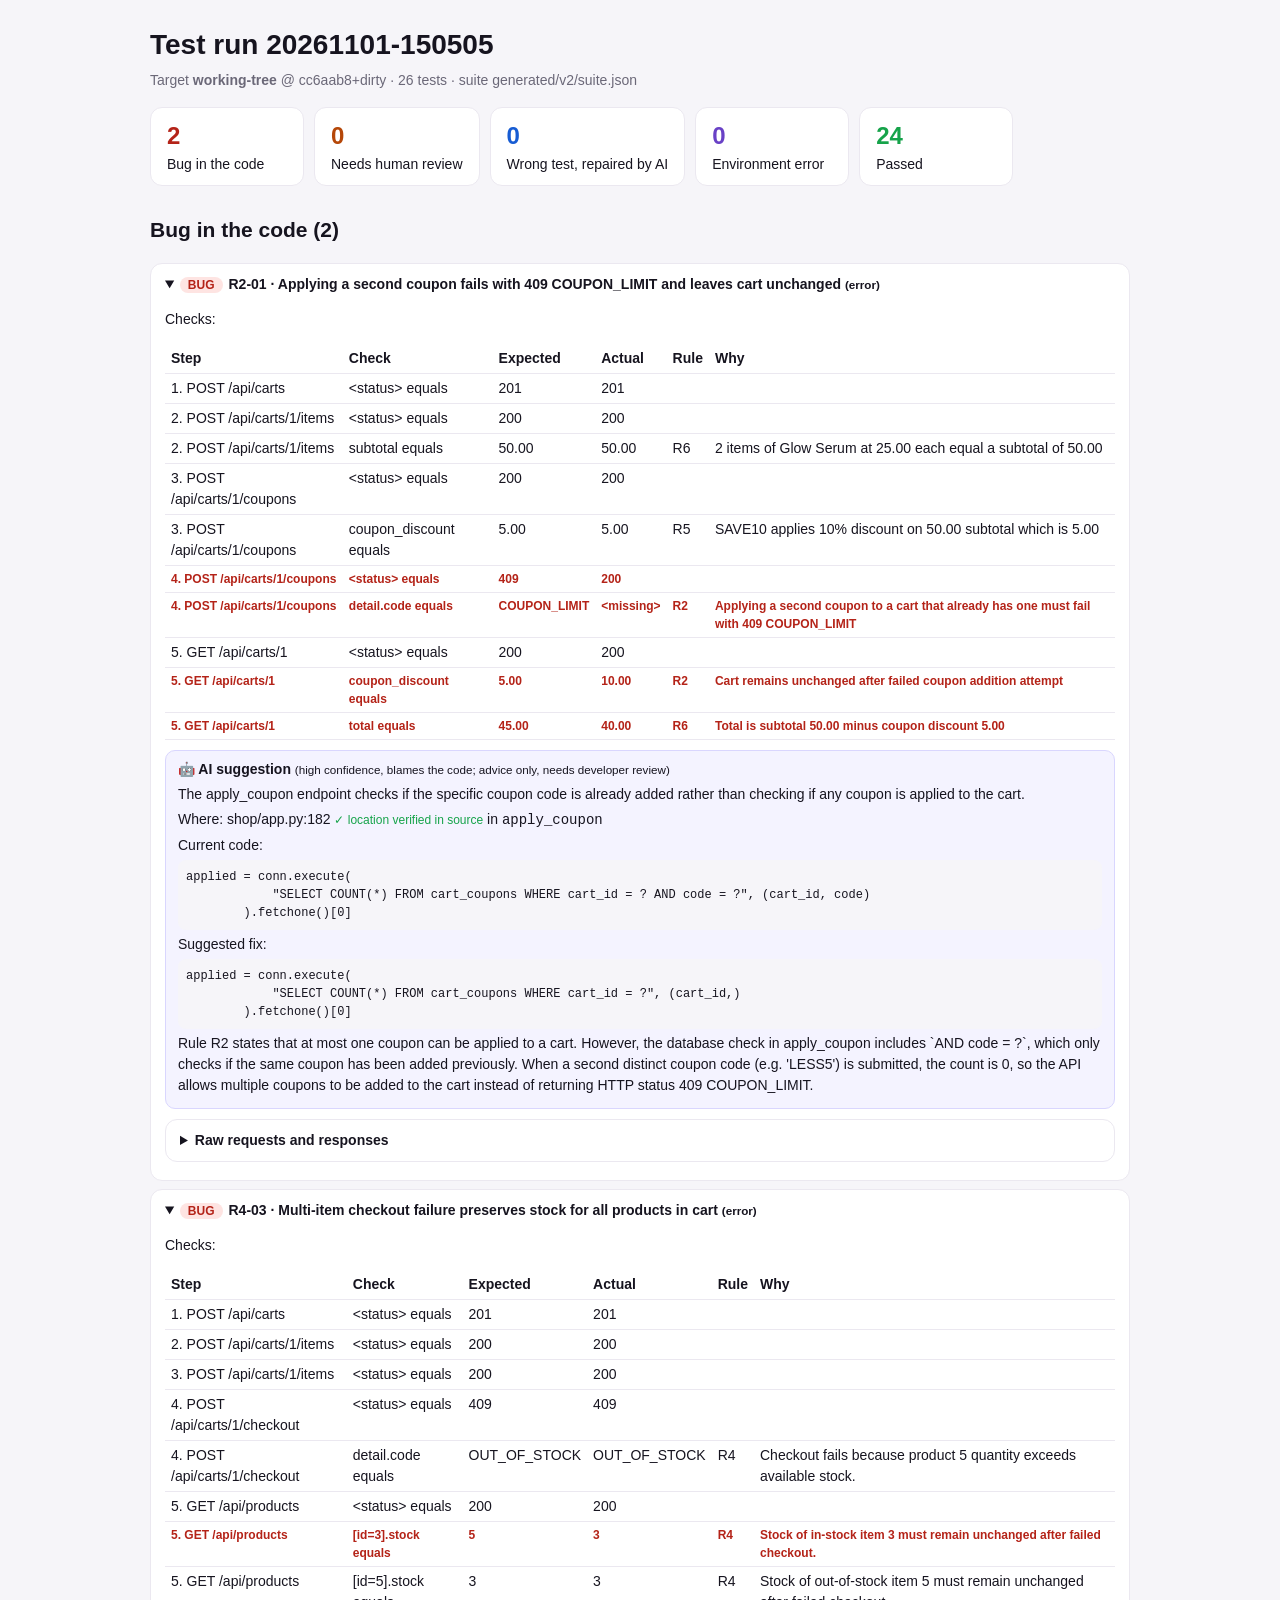
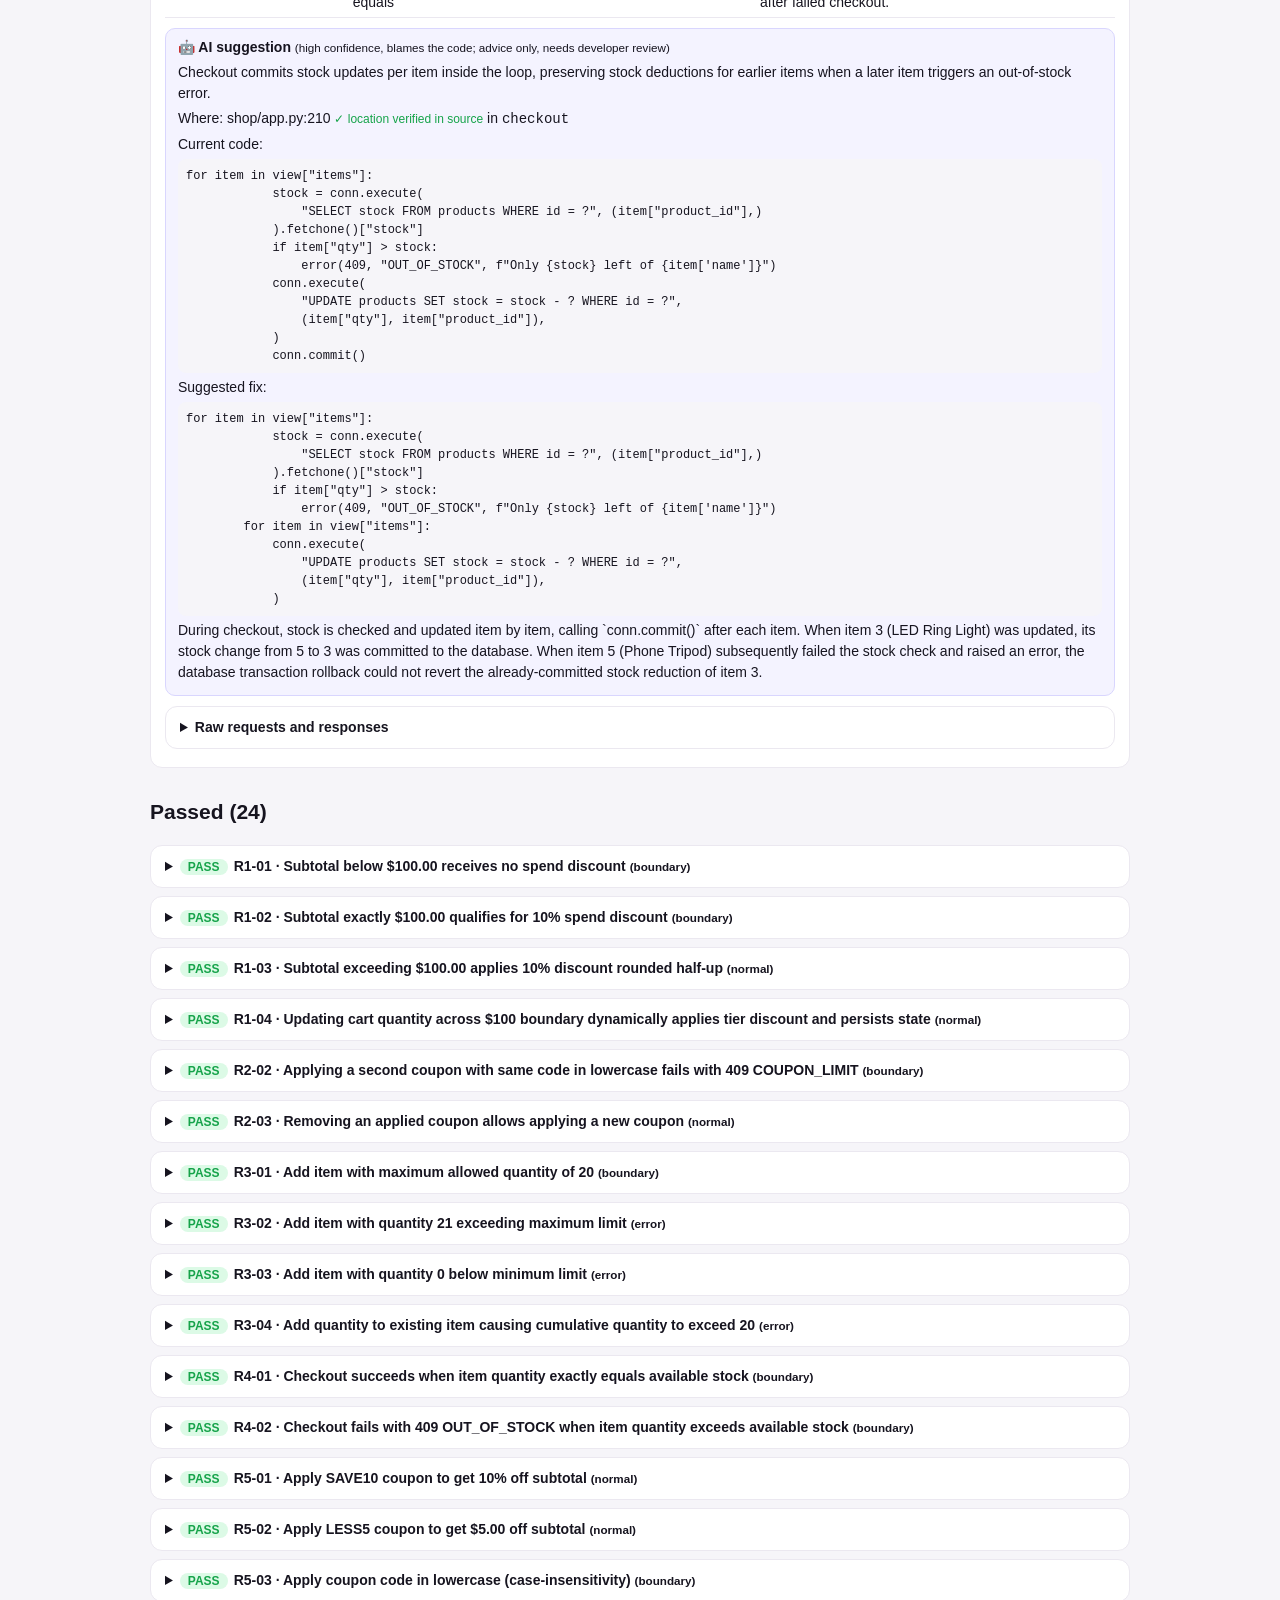
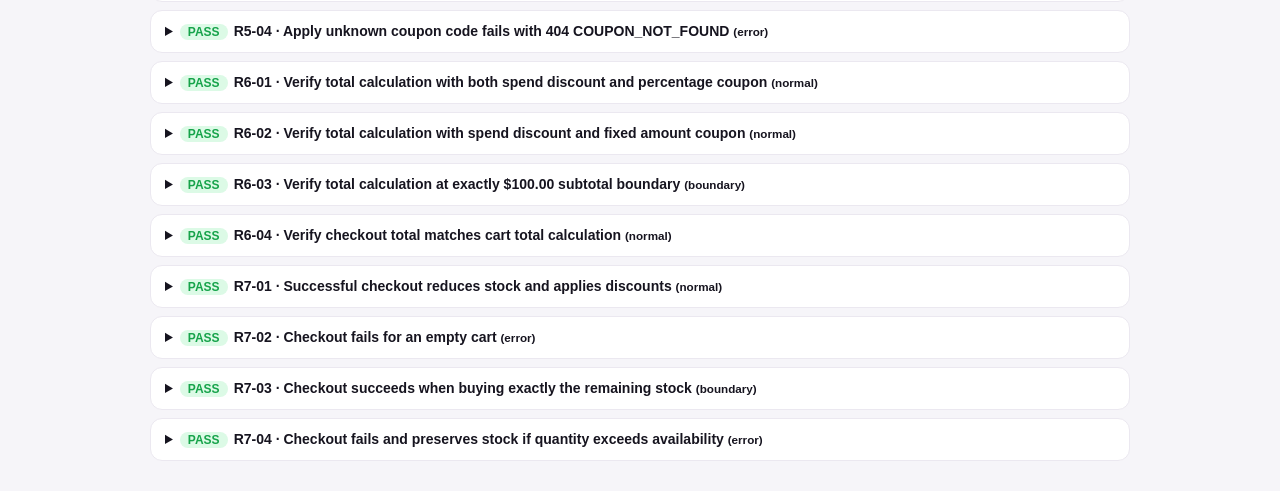
<file: evidence/retest/after/report.html>
<!doctype html><html><head><meta charset='utf-8'><meta name='viewport' content='width=device-width,initial-scale=1'><title>Test report 20261101-150505</title><style>
body{font:14px/1.5 -apple-system,Segoe UI,Roboto,sans-serif;margin:0;background:#f6f5f9;color:#16141f}
main{max-width:980px;margin:0 auto;padding:24px 16px}
h1{margin:0 0 4px} .meta{color:#6b6878;margin-bottom:16px}
.tiles{display:flex;gap:10px;flex-wrap:wrap;margin-bottom:20px}
.tile{background:#fff;border:1px solid #ebe8f0;border-radius:12px;padding:10px 16px;min-width:120px}
.tile b{font-size:24px;display:block}
.BUG b{color:#b42318} .NEEDS_REVIEW b{color:#b54708} .BAD_TEST b{color:#175cd3} .ENV_ERROR b{color:#6941c6} .PASS b{color:#16a34a}
details{background:#fff;border:1px solid #ebe8f0;border-radius:12px;margin:8px 0;padding:10px 14px}
summary{cursor:pointer;font-weight:600} .tag{font-size:12px;padding:1px 8px;border-radius:999px;margin-right:6px}
.tag.BUG{background:#fee4e2;color:#b42318} .tag.NEEDS_REVIEW{background:#fef0c7;color:#b54708}
.tag.BAD_TEST{background:#d1e9ff;color:#175cd3}
.tag.ENV_ERROR{background:#ebe9fe;color:#6941c6} .tag.PASS{background:#dcfae6;color:#16a34a}
table{border-collapse:collapse;width:100%;margin:8px 0} td,th{border-bottom:1px solid #ebe8f0;padding:4px 6px;text-align:left;vertical-align:top}
.fail{color:#b42318;font-weight:600} pre{background:#f6f5f9;padding:8px;border-radius:8px;overflow:auto;font-size:12px;margin:4px 0}
h2{margin-top:28px} .ai{background:#f4f3ff;border:1px solid #d9d6fe;border-radius:10px;padding:8px 12px;margin:10px 0}
.ai p{margin:4px 0} .ok{color:#16a34a;font-size:12px} .fail{font-size:12px}
</style></head><body><main><h1>Test run 20261101-150505</h1><div class='meta'>Target <b>working-tree</b> @ cc6aab8+dirty · 26 tests · suite generated/v2/suite.json</div><div class='tiles'><div class='tile BUG'><b>2</b>Bug in the code</div><div class='tile NEEDS_REVIEW'><b>0</b>Needs human review</div><div class='tile BAD_TEST'><b>0</b>Wrong test, repaired by AI</div><div class='tile ENV_ERROR'><b>0</b>Environment error</div><div class='tile PASS'><b>24</b>Passed</div></div><h2>Bug in the code (2)</h2><details open><summary><span class='tag BUG'>BUG</span>R2-01 · Applying a second coupon fails with 409 COUPON_LIMIT and leaves cart unchanged <small>(error)</small></summary><p>Checks:</p><table><tr><th>Step</th><th>Check</th><th>Expected</th><th>Actual</th><th>Rule</th><th>Why</th></tr><tr class=''><td>1. POST /api/carts</td><td>&lt;status&gt; equals</td><td>201</td><td>201</td><td></td><td></td></tr><tr class=''><td>2. POST /api/carts/1/items</td><td>&lt;status&gt; equals</td><td>200</td><td>200</td><td></td><td></td></tr><tr class=''><td>2. POST /api/carts/1/items</td><td>subtotal equals</td><td>50.00</td><td>50.00</td><td>R6</td><td>2 items of Glow Serum at 25.00 each equal a subtotal of 50.00</td></tr><tr class=''><td>3. POST /api/carts/1/coupons</td><td>&lt;status&gt; equals</td><td>200</td><td>200</td><td></td><td></td></tr><tr class=''><td>3. POST /api/carts/1/coupons</td><td>coupon_discount equals</td><td>5.00</td><td>5.00</td><td>R5</td><td>SAVE10 applies 10% discount on 50.00 subtotal which is 5.00</td></tr><tr class='fail'><td>4. POST /api/carts/1/coupons</td><td>&lt;status&gt; equals</td><td>409</td><td>200</td><td></td><td></td></tr><tr class='fail'><td>4. POST /api/carts/1/coupons</td><td>detail.code equals</td><td>COUPON_LIMIT</td><td>&lt;missing&gt;</td><td>R2</td><td>Applying a second coupon to a cart that already has one must fail with 409 COUPON_LIMIT</td></tr><tr class=''><td>5. GET /api/carts/1</td><td>&lt;status&gt; equals</td><td>200</td><td>200</td><td></td><td></td></tr><tr class='fail'><td>5. GET /api/carts/1</td><td>coupon_discount equals</td><td>5.00</td><td>10.00</td><td>R2</td><td>Cart remains unchanged after failed coupon addition attempt</td></tr><tr class='fail'><td>5. GET /api/carts/1</td><td>total equals</td><td>45.00</td><td>40.00</td><td>R6</td><td>Total is subtotal 50.00 minus coupon discount 5.00</td></tr></table><div class='ai'><b>🤖 AI suggestion</b> <small>(high confidence, blames the code; advice only, needs developer review)</small><p>The apply_coupon endpoint checks if the specific coupon code is already added rather than checking if any coupon is applied to the cart.</p><p>Where: shop/app.py:182 <span class='ok'>✓ location verified in source</span> in <code>apply_coupon</code></p><p>Current code:</p><pre>applied = conn.execute(
            &quot;SELECT COUNT(*) FROM cart_coupons WHERE cart_id = ? AND code = ?&quot;, (cart_id, code)
        ).fetchone()[0]</pre><p>Suggested fix:</p><pre>applied = conn.execute(
            &quot;SELECT COUNT(*) FROM cart_coupons WHERE cart_id = ?&quot;, (cart_id,)
        ).fetchone()[0]</pre><p>Rule R2 states that at most one coupon can be applied to a cart. However, the database check in apply_coupon includes `AND code = ?`, which only checks if the same coupon has been added previously. When a second distinct coupon code (e.g. &#x27;LESS5&#x27;) is submitted, the count is 0, so the API allows multiple coupons to be added to the cart instead of returning HTTP status 409 COUPON_LIMIT.</p></div><details><summary>Raw requests and responses</summary><pre>1. {&quot;method&quot;: &quot;POST&quot;, &quot;path&quot;: &quot;/api/carts&quot;, &quot;body&quot;: null}
→ {&quot;status&quot;: 201, &quot;body&quot;: {&quot;id&quot;: 1, &quot;items&quot;: [], &quot;coupons&quot;: [], &quot;subtotal&quot;: &quot;0.00&quot;, &quot;tier_discount&quot;: &quot;0.00&quot;, &quot;coupon_discount&quot;: &quot;0.00&quot;, &quot;total&quot;: &quot;0.00&quot;}}</pre><pre>2. {&quot;method&quot;: &quot;POST&quot;, &quot;path&quot;: &quot;/api/carts/1/items&quot;, &quot;body&quot;: {&quot;product_id&quot;: 2, &quot;qty&quot;: 2}}
→ {&quot;status&quot;: 200, &quot;body&quot;: {&quot;id&quot;: 1, &quot;items&quot;: [{&quot;product_id&quot;: 2, &quot;name&quot;: &quot;Glow Serum&quot;, &quot;emoji&quot;: &quot;✨&quot;, &quot;price&quot;: &quot;25.00&quot;, &quot;qty&quot;: 2}], &quot;coupons&quot;: [], &quot;subtotal&quot;: &quot;50.00&quot;, &quot;tier_discount&quot;: &quot;0.00&quot;, &quot;coupon_discount&quot;: &quot;0.00&quot;, &quot;total&quot;: &quot;50.00&quot;}}</pre><pre>3. {&quot;method&quot;: &quot;POST&quot;, &quot;path&quot;: &quot;/api/carts/1/coupons&quot;, &quot;body&quot;: {&quot;code&quot;: &quot;SAVE10&quot;}}
→ {&quot;status&quot;: 200, &quot;body&quot;: {&quot;id&quot;: 1, &quot;items&quot;: [{&quot;product_id&quot;: 2, &quot;name&quot;: &quot;Glow Serum&quot;, &quot;emoji&quot;: &quot;✨&quot;, &quot;price&quot;: &quot;25.00&quot;, &quot;qty&quot;: 2}], &quot;coupons&quot;: [&quot;SAVE10&quot;], &quot;subtotal&quot;: &quot;50.00&quot;, &quot;tier_discount&quot;: &quot;0.00&quot;, &quot;coupon_discount&quot;: &quot;5.00&quot;, &quot;total&quot;: &quot;45.00&quot;}}</pre><pre>4. {&quot;method&quot;: &quot;POST&quot;, &quot;path&quot;: &quot;/api/carts/1/coupons&quot;, &quot;body&quot;: {&quot;code&quot;: &quot;LESS5&quot;}}
→ {&quot;status&quot;: 200, &quot;body&quot;: {&quot;id&quot;: 1, &quot;items&quot;: [{&quot;product_id&quot;: 2, &quot;name&quot;: &quot;Glow Serum&quot;, &quot;emoji&quot;: &quot;✨&quot;, &quot;price&quot;: &quot;25.00&quot;, &quot;qty&quot;: 2}], &quot;coupons&quot;: [&quot;LESS5&quot;, &quot;SAVE10&quot;], &quot;subtotal&quot;: &quot;50.00&quot;, &quot;tier_discount&quot;: &quot;0.00&quot;, &quot;coupon_discount&quot;: &quot;10.00&quot;, &quot;total&quot;: &quot;40.00&quot;}}</pre><pre>5. {&quot;method&quot;: &quot;GET&quot;, &quot;path&quot;: &quot;/api/carts/1&quot;, &quot;body&quot;: null}
→ {&quot;status&quot;: 200, &quot;body&quot;: {&quot;id&quot;: 1, &quot;items&quot;: [{&quot;product_id&quot;: 2, &quot;name&quot;: &quot;Glow Serum&quot;, &quot;emoji&quot;: &quot;✨&quot;, &quot;price&quot;: &quot;25.00&quot;, &quot;qty&quot;: 2}], &quot;coupons&quot;: [&quot;LESS5&quot;, &quot;SAVE10&quot;], &quot;subtotal&quot;: &quot;50.00&quot;, &quot;tier_discount&quot;: &quot;0.00&quot;, &quot;coupon_discount&quot;: &quot;10.00&quot;, &quot;total&quot;: &quot;40.00&quot;}}</pre></details></details><details open><summary><span class='tag BUG'>BUG</span>R4-03 · Multi-item checkout failure preserves stock for all products in cart <small>(error)</small></summary><p>Checks:</p><table><tr><th>Step</th><th>Check</th><th>Expected</th><th>Actual</th><th>Rule</th><th>Why</th></tr><tr class=''><td>1. POST /api/carts</td><td>&lt;status&gt; equals</td><td>201</td><td>201</td><td></td><td></td></tr><tr class=''><td>2. POST /api/carts/1/items</td><td>&lt;status&gt; equals</td><td>200</td><td>200</td><td></td><td></td></tr><tr class=''><td>3. POST /api/carts/1/items</td><td>&lt;status&gt; equals</td><td>200</td><td>200</td><td></td><td></td></tr><tr class=''><td>4. POST /api/carts/1/checkout</td><td>&lt;status&gt; equals</td><td>409</td><td>409</td><td></td><td></td></tr><tr class=''><td>4. POST /api/carts/1/checkout</td><td>detail.code equals</td><td>OUT_OF_STOCK</td><td>OUT_OF_STOCK</td><td>R4</td><td>Checkout fails because product 5 quantity exceeds available stock.</td></tr><tr class=''><td>5. GET /api/products</td><td>&lt;status&gt; equals</td><td>200</td><td>200</td><td></td><td></td></tr><tr class='fail'><td>5. GET /api/products</td><td>[id=3].stock equals</td><td>5</td><td>3</td><td>R4</td><td>Stock of in-stock item 3 must remain unchanged after failed checkout.</td></tr><tr class=''><td>5. GET /api/products</td><td>[id=5].stock equals</td><td>3</td><td>3</td><td>R4</td><td>Stock of out-of-stock item 5 must remain unchanged after failed checkout.</td></tr></table><div class='ai'><b>🤖 AI suggestion</b> <small>(high confidence, blames the code; advice only, needs developer review)</small><p>Checkout commits stock updates per item inside the loop, preserving stock deductions for earlier items when a later item triggers an out-of-stock error.</p><p>Where: shop/app.py:210 <span class='ok'>✓ location verified in source</span> in <code>checkout</code></p><p>Current code:</p><pre>for item in view[&quot;items&quot;]:
            stock = conn.execute(
                &quot;SELECT stock FROM products WHERE id = ?&quot;, (item[&quot;product_id&quot;],)
            ).fetchone()[&quot;stock&quot;]
            if item[&quot;qty&quot;] &gt; stock:
                error(409, &quot;OUT_OF_STOCK&quot;, f&quot;Only {stock} left of {item[&#x27;name&#x27;]}&quot;)
            conn.execute(
                &quot;UPDATE products SET stock = stock - ? WHERE id = ?&quot;,
                (item[&quot;qty&quot;], item[&quot;product_id&quot;]),
            )
            conn.commit()</pre><p>Suggested fix:</p><pre>for item in view[&quot;items&quot;]:
            stock = conn.execute(
                &quot;SELECT stock FROM products WHERE id = ?&quot;, (item[&quot;product_id&quot;],)
            ).fetchone()[&quot;stock&quot;]
            if item[&quot;qty&quot;] &gt; stock:
                error(409, &quot;OUT_OF_STOCK&quot;, f&quot;Only {stock} left of {item[&#x27;name&#x27;]}&quot;)
        for item in view[&quot;items&quot;]:
            conn.execute(
                &quot;UPDATE products SET stock = stock - ? WHERE id = ?&quot;,
                (item[&quot;qty&quot;], item[&quot;product_id&quot;]),
            )</pre><p>During checkout, stock is checked and updated item by item, calling `conn.commit()` after each item. When item 3 (LED Ring Light) was updated, its stock change from 5 to 3 was committed to the database. When item 5 (Phone Tripod) subsequently failed the stock check and raised an error, the database transaction rollback could not revert the already-committed stock reduction of item 3.</p></div><details><summary>Raw requests and responses</summary><pre>1. {&quot;method&quot;: &quot;POST&quot;, &quot;path&quot;: &quot;/api/carts&quot;, &quot;body&quot;: null}
→ {&quot;status&quot;: 201, &quot;body&quot;: {&quot;id&quot;: 1, &quot;items&quot;: [], &quot;coupons&quot;: [], &quot;subtotal&quot;: &quot;0.00&quot;, &quot;tier_discount&quot;: &quot;0.00&quot;, &quot;coupon_discount&quot;: &quot;0.00&quot;, &quot;total&quot;: &quot;0.00&quot;}}</pre><pre>2. {&quot;method&quot;: &quot;POST&quot;, &quot;path&quot;: &quot;/api/carts/1/items&quot;, &quot;body&quot;: {&quot;product_id&quot;: 3, &quot;qty&quot;: 2}}
→ {&quot;status&quot;: 200, &quot;body&quot;: {&quot;id&quot;: 1, &quot;items&quot;: [{&quot;product_id&quot;: 3, &quot;name&quot;: &quot;LED Ring Light&quot;, &quot;emoji&quot;: &quot;💡&quot;, &quot;price&quot;: &quot;59.00&quot;, &quot;qty&quot;: 2}], &quot;coupons&quot;: [], &quot;subtotal&quot;: &quot;118.00&quot;, &quot;tier_discount&quot;: &quot;11.80&quot;, &quot;coupon_discount&quot;: &quot;0.00&quot;, &quot;total&quot;: &quot;106.20&quot;}}</pre><pre>3. {&quot;method&quot;: &quot;POST&quot;, &quot;path&quot;: &quot;/api/carts/1/items&quot;, &quot;body&quot;: {&quot;product_id&quot;: 5, &quot;qty&quot;: 4}}
→ {&quot;status&quot;: 200, &quot;body&quot;: {&quot;id&quot;: 1, &quot;items&quot;: [{&quot;product_id&quot;: 3, &quot;name&quot;: &quot;LED Ring Light&quot;, &quot;emoji&quot;: &quot;💡&quot;, &quot;price&quot;: &quot;59.00&quot;, &quot;qty&quot;: 2}, {&quot;product_id&quot;: 5, &quot;name&quot;: &quot;Phone Tripod&quot;, &quot;emoji&quot;: &quot;📱&quot;, &quot;price&quot;: &quot;19.50&quot;, &quot;qty&quot;: 4}], &quot;coupons&quot;: [], &quot;subtotal&quot;: &quot;196.00&quot;, &quot;tier_discount&quot;: &quot;19.60&quot;, &quot;coupon_discount&quot;: &quot;0.00&quot;, &quot;total&quot;: &quot;176.40&quot;}}</pre><pre>4. {&quot;method&quot;: &quot;POST&quot;, &quot;path&quot;: &quot;/api/carts/1/checkout&quot;, &quot;body&quot;: null}
→ {&quot;status&quot;: 409, &quot;body&quot;: {&quot;detail&quot;: {&quot;code&quot;: &quot;OUT_OF_STOCK&quot;, &quot;message&quot;: &quot;Only 3 left of Phone Tripod&quot;}}}</pre><pre>5. {&quot;method&quot;: &quot;GET&quot;, &quot;path&quot;: &quot;/api/products&quot;, &quot;body&quot;: null}
→ {&quot;status&quot;: 200, &quot;body&quot;: [{&quot;id&quot;: 1, &quot;name&quot;: &quot;Wireless Earbuds&quot;, &quot;price&quot;: &quot;39.90&quot;, &quot;stock&quot;: 50, &quot;emoji&quot;: &quot;🎧&quot;}, {&quot;id&quot;: 2, &quot;name&quot;: &quot;Glow Serum&quot;, &quot;price&quot;: &quot;25.00&quot;, &quot;stock&quot;: 100, &quot;emoji&quot;: &quot;✨&quot;}, {&quot;id&quot;: 3, &quot;name&quot;: &quot;LED Ring Light&quot;, &quot;price&quot;: &quot;59.00&quot;, &quot;stock&quot;: 3, &quot;emoji&quot;: &quot;💡&quot;}, {&quot;id&quot;: 4, &quot;name&quot;: &quot;Oversized Hoodie&quot;, &quot;price&quot;: &quot;45.00&quot;, &quot;stock&quot;: 30, &quot;emoji&quot;: &quot;🧥&quot;}, {&quot;id&quot;: 5, &quot;name&quot;: &quot;Phone Tripod&quot;, &quot;price&quot;: &quot;19.50&quot;, &quot;stock&quot;: 3, &quot;emoji&quot;: &quot;📱&quot;}, {&quot;id&quot;: 6, &quot;name&quot;: &quot;Matcha Starter Kit&quot;, &quot;price&quot;: &quot;32.00&quot;, &quot;stock&quot;: 40, &quot;emoji&quot;: &quot;🍵&quot;}]}</pre></details></details><h2>Passed (24)</h2><details ><summary><span class='tag PASS'>PASS</span>R1-01 · Subtotal below $100.00 receives no spend discount <small>(boundary)</small></summary><p>Checks:</p><table><tr><th>Step</th><th>Check</th><th>Expected</th><th>Actual</th><th>Rule</th><th>Why</th></tr><tr class=''><td>1. POST /api/carts</td><td>&lt;status&gt; equals</td><td>201</td><td>201</td><td></td><td></td></tr><tr class=''><td>2. POST /api/carts/1/items</td><td>&lt;status&gt; equals</td><td>200</td><td>200</td><td></td><td></td></tr><tr class=''><td>2. POST /api/carts/1/items</td><td>subtotal equals</td><td>75.00</td><td>75.00</td><td>R1</td><td>3 items of product 2 at $25.00 each sum to $75.00 subtotal</td></tr><tr class=''><td>2. POST /api/carts/1/items</td><td>tier_discount equals</td><td>0.00</td><td>0.00</td><td>R1</td><td>Orders below $100.00 receive no spend discount</td></tr><tr class=''><td>2. POST /api/carts/1/items</td><td>total equals</td><td>75.00</td><td>75.00</td><td>R1</td><td>Total equals subtotal of $75.00 minus $0.00 tier discount</td></tr></table><details><summary>Raw requests and responses</summary><pre>1. {&quot;method&quot;: &quot;POST&quot;, &quot;path&quot;: &quot;/api/carts&quot;, &quot;body&quot;: null}
→ {&quot;status&quot;: 201, &quot;body&quot;: {&quot;id&quot;: 1, &quot;items&quot;: [], &quot;coupons&quot;: [], &quot;subtotal&quot;: &quot;0.00&quot;, &quot;tier_discount&quot;: &quot;0.00&quot;, &quot;coupon_discount&quot;: &quot;0.00&quot;, &quot;total&quot;: &quot;0.00&quot;}}</pre><pre>2. {&quot;method&quot;: &quot;POST&quot;, &quot;path&quot;: &quot;/api/carts/1/items&quot;, &quot;body&quot;: {&quot;product_id&quot;: 2, &quot;qty&quot;: 3}}
→ {&quot;status&quot;: 200, &quot;body&quot;: {&quot;id&quot;: 1, &quot;items&quot;: [{&quot;product_id&quot;: 2, &quot;name&quot;: &quot;Glow Serum&quot;, &quot;emoji&quot;: &quot;✨&quot;, &quot;price&quot;: &quot;25.00&quot;, &quot;qty&quot;: 3}], &quot;coupons&quot;: [], &quot;subtotal&quot;: &quot;75.00&quot;, &quot;tier_discount&quot;: &quot;0.00&quot;, &quot;coupon_discount&quot;: &quot;0.00&quot;, &quot;total&quot;: &quot;75.00&quot;}}</pre></details></details><details ><summary><span class='tag PASS'>PASS</span>R1-02 · Subtotal exactly $100.00 qualifies for 10% spend discount <small>(boundary)</small></summary><p>Checks:</p><table><tr><th>Step</th><th>Check</th><th>Expected</th><th>Actual</th><th>Rule</th><th>Why</th></tr><tr class=''><td>1. POST /api/carts</td><td>&lt;status&gt; equals</td><td>201</td><td>201</td><td></td><td></td></tr><tr class=''><td>2. POST /api/carts/1/items</td><td>&lt;status&gt; equals</td><td>200</td><td>200</td><td></td><td></td></tr><tr class=''><td>2. POST /api/carts/1/items</td><td>subtotal equals</td><td>100.00</td><td>100.00</td><td>R1</td><td>4 items of product 2 at $25.00 each sum to $100.00 subtotal</td></tr><tr class=''><td>2. POST /api/carts/1/items</td><td>tier_discount equals</td><td>10.00</td><td>10.00</td><td>R1</td><td>Orders with a subtotal of $100.00 or more get 10% off ($100.00 * 0.10 = $10.00)</td></tr><tr class=''><td>2. POST /api/carts/1/items</td><td>total equals</td><td>90.00</td><td>90.00</td><td>R1</td><td>Total is subtotal $100.00 minus tier discount $10.00</td></tr></table><details><summary>Raw requests and responses</summary><pre>1. {&quot;method&quot;: &quot;POST&quot;, &quot;path&quot;: &quot;/api/carts&quot;, &quot;body&quot;: null}
→ {&quot;status&quot;: 201, &quot;body&quot;: {&quot;id&quot;: 1, &quot;items&quot;: [], &quot;coupons&quot;: [], &quot;subtotal&quot;: &quot;0.00&quot;, &quot;tier_discount&quot;: &quot;0.00&quot;, &quot;coupon_discount&quot;: &quot;0.00&quot;, &quot;total&quot;: &quot;0.00&quot;}}</pre><pre>2. {&quot;method&quot;: &quot;POST&quot;, &quot;path&quot;: &quot;/api/carts/1/items&quot;, &quot;body&quot;: {&quot;product_id&quot;: 2, &quot;qty&quot;: 4}}
→ {&quot;status&quot;: 200, &quot;body&quot;: {&quot;id&quot;: 1, &quot;items&quot;: [{&quot;product_id&quot;: 2, &quot;name&quot;: &quot;Glow Serum&quot;, &quot;emoji&quot;: &quot;✨&quot;, &quot;price&quot;: &quot;25.00&quot;, &quot;qty&quot;: 4}], &quot;coupons&quot;: [], &quot;subtotal&quot;: &quot;100.00&quot;, &quot;tier_discount&quot;: &quot;10.00&quot;, &quot;coupon_discount&quot;: &quot;0.00&quot;, &quot;total&quot;: &quot;90.00&quot;}}</pre></details></details><details ><summary><span class='tag PASS'>PASS</span>R1-03 · Subtotal exceeding $100.00 applies 10% discount rounded half-up <small>(normal)</small></summary><p>Checks:</p><table><tr><th>Step</th><th>Check</th><th>Expected</th><th>Actual</th><th>Rule</th><th>Why</th></tr><tr class=''><td>1. POST /api/carts</td><td>&lt;status&gt; equals</td><td>201</td><td>201</td><td></td><td></td></tr><tr class=''><td>2. POST /api/carts/1/items</td><td>&lt;status&gt; equals</td><td>200</td><td>200</td><td></td><td></td></tr><tr class=''><td>2. POST /api/carts/1/items</td><td>subtotal equals</td><td>119.70</td><td>119.70</td><td>R1</td><td>3 items of product 1 at $39.90 each sum to $119.70 subtotal</td></tr><tr class=''><td>2. POST /api/carts/1/items</td><td>tier_discount equals</td><td>11.97</td><td>11.97</td><td>R1</td><td>10% discount on $119.70 subtotal is $11.97</td></tr><tr class=''><td>2. POST /api/carts/1/items</td><td>total equals</td><td>107.73</td><td>107.73</td><td>R1</td><td>Total is subtotal $119.70 minus tier discount $11.97</td></tr></table><details><summary>Raw requests and responses</summary><pre>1. {&quot;method&quot;: &quot;POST&quot;, &quot;path&quot;: &quot;/api/carts&quot;, &quot;body&quot;: null}
→ {&quot;status&quot;: 201, &quot;body&quot;: {&quot;id&quot;: 1, &quot;items&quot;: [], &quot;coupons&quot;: [], &quot;subtotal&quot;: &quot;0.00&quot;, &quot;tier_discount&quot;: &quot;0.00&quot;, &quot;coupon_discount&quot;: &quot;0.00&quot;, &quot;total&quot;: &quot;0.00&quot;}}</pre><pre>2. {&quot;method&quot;: &quot;POST&quot;, &quot;path&quot;: &quot;/api/carts/1/items&quot;, &quot;body&quot;: {&quot;product_id&quot;: 1, &quot;qty&quot;: 3}}
→ {&quot;status&quot;: 200, &quot;body&quot;: {&quot;id&quot;: 1, &quot;items&quot;: [{&quot;product_id&quot;: 1, &quot;name&quot;: &quot;Wireless Earbuds&quot;, &quot;emoji&quot;: &quot;🎧&quot;, &quot;price&quot;: &quot;39.90&quot;, &quot;qty&quot;: 3}], &quot;coupons&quot;: [], &quot;subtotal&quot;: &quot;119.70&quot;, &quot;tier_discount&quot;: &quot;11.97&quot;, &quot;coupon_discount&quot;: &quot;0.00&quot;, &quot;total&quot;: &quot;107.73&quot;}}</pre></details></details><details ><summary><span class='tag PASS'>PASS</span>R1-04 · Updating cart quantity across $100 boundary dynamically applies tier discount and persists state <small>(normal)</small></summary><p>Checks:</p><table><tr><th>Step</th><th>Check</th><th>Expected</th><th>Actual</th><th>Rule</th><th>Why</th></tr><tr class=''><td>1. POST /api/carts</td><td>&lt;status&gt; equals</td><td>201</td><td>201</td><td></td><td></td></tr><tr class=''><td>2. POST /api/carts/1/items</td><td>&lt;status&gt; equals</td><td>200</td><td>200</td><td></td><td></td></tr><tr class=''><td>2. POST /api/carts/1/items</td><td>subtotal equals</td><td>90.00</td><td>90.00</td><td>R1</td><td>2 items of product 4 at $45.00 each sum to $90.00</td></tr><tr class=''><td>2. POST /api/carts/1/items</td><td>tier_discount equals</td><td>0.00</td><td>0.00</td><td>R1</td><td>Subtotal $90.00 is below $100.00, so tier discount is $0.00</td></tr><tr class=''><td>3. PATCH /api/carts/1/items/4</td><td>&lt;status&gt; equals</td><td>200</td><td>200</td><td></td><td></td></tr><tr class=''><td>3. PATCH /api/carts/1/items/4</td><td>subtotal equals</td><td>135.00</td><td>135.00</td><td>R1</td><td>3 items of product 4 at $45.00 each sum to $135.00</td></tr><tr class=''><td>3. PATCH /api/carts/1/items/4</td><td>tier_discount equals</td><td>13.50</td><td>13.50</td><td>R1</td><td>Subtotal increased above $100.00 triggers 10% tier discount of $13.50</td></tr><tr class=''><td>3. PATCH /api/carts/1/items/4</td><td>total equals</td><td>121.50</td><td>121.50</td><td>R1</td><td>Total updated to subtotal $135.00 minus tier discount $13.50</td></tr><tr class=''><td>4. GET /api/carts/1</td><td>&lt;status&gt; equals</td><td>200</td><td>200</td><td></td><td></td></tr><tr class=''><td>4. GET /api/carts/1</td><td>subtotal equals</td><td>135.00</td><td>135.00</td><td>R1</td><td>Persisted cart subtotal remains $135.00</td></tr><tr class=''><td>4. GET /api/carts/1</td><td>tier_discount equals</td><td>13.50</td><td>13.50</td><td>R1</td><td>Persisted cart tier discount remains $13.50</td></tr><tr class=''><td>4. GET /api/carts/1</td><td>total equals</td><td>121.50</td><td>121.50</td><td>R1</td><td>Persisted cart total remains $121.50</td></tr></table><details><summary>Raw requests and responses</summary><pre>1. {&quot;method&quot;: &quot;POST&quot;, &quot;path&quot;: &quot;/api/carts&quot;, &quot;body&quot;: null}
→ {&quot;status&quot;: 201, &quot;body&quot;: {&quot;id&quot;: 1, &quot;items&quot;: [], &quot;coupons&quot;: [], &quot;subtotal&quot;: &quot;0.00&quot;, &quot;tier_discount&quot;: &quot;0.00&quot;, &quot;coupon_discount&quot;: &quot;0.00&quot;, &quot;total&quot;: &quot;0.00&quot;}}</pre><pre>2. {&quot;method&quot;: &quot;POST&quot;, &quot;path&quot;: &quot;/api/carts/1/items&quot;, &quot;body&quot;: {&quot;product_id&quot;: 4, &quot;qty&quot;: 2}}
→ {&quot;status&quot;: 200, &quot;body&quot;: {&quot;id&quot;: 1, &quot;items&quot;: [{&quot;product_id&quot;: 4, &quot;name&quot;: &quot;Oversized Hoodie&quot;, &quot;emoji&quot;: &quot;🧥&quot;, &quot;price&quot;: &quot;45.00&quot;, &quot;qty&quot;: 2}], &quot;coupons&quot;: [], &quot;subtotal&quot;: &quot;90.00&quot;, &quot;tier_discount&quot;: &quot;0.00&quot;, &quot;coupon_discount&quot;: &quot;0.00&quot;, &quot;total&quot;: &quot;90.00&quot;}}</pre><pre>3. {&quot;method&quot;: &quot;PATCH&quot;, &quot;path&quot;: &quot;/api/carts/1/items/4&quot;, &quot;body&quot;: {&quot;qty&quot;: 3}}
→ {&quot;status&quot;: 200, &quot;body&quot;: {&quot;id&quot;: 1, &quot;items&quot;: [{&quot;product_id&quot;: 4, &quot;name&quot;: &quot;Oversized Hoodie&quot;, &quot;emoji&quot;: &quot;🧥&quot;, &quot;price&quot;: &quot;45.00&quot;, &quot;qty&quot;: 3}], &quot;coupons&quot;: [], &quot;subtotal&quot;: &quot;135.00&quot;, &quot;tier_discount&quot;: &quot;13.50&quot;, &quot;coupon_discount&quot;: &quot;0.00&quot;, &quot;total&quot;: &quot;121.50&quot;}}</pre><pre>4. {&quot;method&quot;: &quot;GET&quot;, &quot;path&quot;: &quot;/api/carts/1&quot;, &quot;body&quot;: null}
→ {&quot;status&quot;: 200, &quot;body&quot;: {&quot;id&quot;: 1, &quot;items&quot;: [{&quot;product_id&quot;: 4, &quot;name&quot;: &quot;Oversized Hoodie&quot;, &quot;emoji&quot;: &quot;🧥&quot;, &quot;price&quot;: &quot;45.00&quot;, &quot;qty&quot;: 3}], &quot;coupons&quot;: [], &quot;subtotal&quot;: &quot;135.00&quot;, &quot;tier_discount&quot;: &quot;13.50&quot;, &quot;coupon_discount&quot;: &quot;0.00&quot;, &quot;total&quot;: &quot;121.50&quot;}}</pre></details></details><details ><summary><span class='tag PASS'>PASS</span>R2-02 · Applying a second coupon with same code in lowercase fails with 409 COUPON_LIMIT <small>(boundary)</small></summary><p>Checks:</p><table><tr><th>Step</th><th>Check</th><th>Expected</th><th>Actual</th><th>Rule</th><th>Why</th></tr><tr class=''><td>1. POST /api/carts</td><td>&lt;status&gt; equals</td><td>201</td><td>201</td><td></td><td></td></tr><tr class=''><td>2. POST /api/carts/1/items</td><td>&lt;status&gt; equals</td><td>200</td><td>200</td><td></td><td></td></tr><tr class=''><td>2. POST /api/carts/1/items</td><td>subtotal equals</td><td>39.90</td><td>39.90</td><td>R6</td><td>1 item of Wireless Earbuds at 39.90 equals subtotal of 39.90</td></tr><tr class=''><td>3. POST /api/carts/1/coupons</td><td>&lt;status&gt; equals</td><td>200</td><td>200</td><td></td><td></td></tr><tr class=''><td>3. POST /api/carts/1/coupons</td><td>coupon_discount equals</td><td>5.00</td><td>5.00</td><td>R5</td><td>LESS5 gives a fixed 5.00 discount</td></tr><tr class=''><td>4. POST /api/carts/1/coupons</td><td>&lt;status&gt; equals</td><td>409</td><td>409</td><td></td><td></td></tr><tr class=''><td>4. POST /api/carts/1/coupons</td><td>detail.code equals</td><td>COUPON_LIMIT</td><td>COUPON_LIMIT</td><td>R2</td><td>Coupons are case-insensitive so applying less5 when LESS5 exists counts as applying a second coupon</td></tr><tr class=''><td>5. GET /api/carts/1</td><td>&lt;status&gt; equals</td><td>200</td><td>200</td><td></td><td></td></tr><tr class=''><td>5. GET /api/carts/1</td><td>coupon_discount equals</td><td>5.00</td><td>5.00</td><td>R2</td><td>Cart coupon discount remains unchanged at 5.00</td></tr></table><details><summary>Raw requests and responses</summary><pre>1. {&quot;method&quot;: &quot;POST&quot;, &quot;path&quot;: &quot;/api/carts&quot;, &quot;body&quot;: null}
→ {&quot;status&quot;: 201, &quot;body&quot;: {&quot;id&quot;: 1, &quot;items&quot;: [], &quot;coupons&quot;: [], &quot;subtotal&quot;: &quot;0.00&quot;, &quot;tier_discount&quot;: &quot;0.00&quot;, &quot;coupon_discount&quot;: &quot;0.00&quot;, &quot;total&quot;: &quot;0.00&quot;}}</pre><pre>2. {&quot;method&quot;: &quot;POST&quot;, &quot;path&quot;: &quot;/api/carts/1/items&quot;, &quot;body&quot;: {&quot;product_id&quot;: 1, &quot;qty&quot;: 1}}
→ {&quot;status&quot;: 200, &quot;body&quot;: {&quot;id&quot;: 1, &quot;items&quot;: [{&quot;product_id&quot;: 1, &quot;name&quot;: &quot;Wireless Earbuds&quot;, &quot;emoji&quot;: &quot;🎧&quot;, &quot;price&quot;: &quot;39.90&quot;, &quot;qty&quot;: 1}], &quot;coupons&quot;: [], &quot;subtotal&quot;: &quot;39.90&quot;, &quot;tier_discount&quot;: &quot;0.00&quot;, &quot;coupon_discount&quot;: &quot;0.00&quot;, &quot;total&quot;: &quot;39.90&quot;}}</pre><pre>3. {&quot;method&quot;: &quot;POST&quot;, &quot;path&quot;: &quot;/api/carts/1/coupons&quot;, &quot;body&quot;: {&quot;code&quot;: &quot;LESS5&quot;}}
→ {&quot;status&quot;: 200, &quot;body&quot;: {&quot;id&quot;: 1, &quot;items&quot;: [{&quot;product_id&quot;: 1, &quot;name&quot;: &quot;Wireless Earbuds&quot;, &quot;emoji&quot;: &quot;🎧&quot;, &quot;price&quot;: &quot;39.90&quot;, &quot;qty&quot;: 1}], &quot;coupons&quot;: [&quot;LESS5&quot;], &quot;subtotal&quot;: &quot;39.90&quot;, &quot;tier_discount&quot;: &quot;0.00&quot;, &quot;coupon_discount&quot;: &quot;5.00&quot;, &quot;total&quot;: &quot;34.90&quot;}}</pre><pre>4. {&quot;method&quot;: &quot;POST&quot;, &quot;path&quot;: &quot;/api/carts/1/coupons&quot;, &quot;body&quot;: {&quot;code&quot;: &quot;less5&quot;}}
→ {&quot;status&quot;: 409, &quot;body&quot;: {&quot;detail&quot;: {&quot;code&quot;: &quot;COUPON_LIMIT&quot;, &quot;message&quot;: &quot;Only one coupon can be used per order&quot;}}}</pre><pre>5. {&quot;method&quot;: &quot;GET&quot;, &quot;path&quot;: &quot;/api/carts/1&quot;, &quot;body&quot;: null}
→ {&quot;status&quot;: 200, &quot;body&quot;: {&quot;id&quot;: 1, &quot;items&quot;: [{&quot;product_id&quot;: 1, &quot;name&quot;: &quot;Wireless Earbuds&quot;, &quot;emoji&quot;: &quot;🎧&quot;, &quot;price&quot;: &quot;39.90&quot;, &quot;qty&quot;: 1}], &quot;coupons&quot;: [&quot;LESS5&quot;], &quot;subtotal&quot;: &quot;39.90&quot;, &quot;tier_discount&quot;: &quot;0.00&quot;, &quot;coupon_discount&quot;: &quot;5.00&quot;, &quot;total&quot;: &quot;34.90&quot;}}</pre></details></details><details ><summary><span class='tag PASS'>PASS</span>R2-03 · Removing an applied coupon allows applying a new coupon <small>(normal)</small></summary><p>Checks:</p><table><tr><th>Step</th><th>Check</th><th>Expected</th><th>Actual</th><th>Rule</th><th>Why</th></tr><tr class=''><td>1. POST /api/carts</td><td>&lt;status&gt; equals</td><td>201</td><td>201</td><td></td><td></td></tr><tr class=''><td>2. POST /api/carts/1/items</td><td>&lt;status&gt; equals</td><td>200</td><td>200</td><td></td><td></td></tr><tr class=''><td>2. POST /api/carts/1/items</td><td>subtotal equals</td><td>100.00</td><td>100.00</td><td>R6</td><td>4 items of Glow Serum at 25.00 each equal subtotal of 100.00</td></tr><tr class=''><td>3. POST /api/carts/1/coupons</td><td>&lt;status&gt; equals</td><td>200</td><td>200</td><td></td><td></td></tr><tr class=''><td>3. POST /api/carts/1/coupons</td><td>coupon_discount equals</td><td>5.00</td><td>5.00</td><td>R5</td><td>LESS5 applies 5.00 discount</td></tr><tr class=''><td>4. DELETE /api/carts/1/coupons/LESS5</td><td>&lt;status&gt; equals</td><td>200</td><td>200</td><td></td><td></td></tr><tr class=''><td>4. DELETE /api/carts/1/coupons/LESS5</td><td>coupon_discount equals</td><td>0.00</td><td>0.00</td><td>R6</td><td>Removing coupon restores coupon discount to 0.00</td></tr><tr class=''><td>5. POST /api/carts/1/coupons</td><td>&lt;status&gt; equals</td><td>200</td><td>200</td><td></td><td></td></tr><tr class=''><td>5. POST /api/carts/1/coupons</td><td>coupon_discount equals</td><td>10.00</td><td>10.00</td><td>R2</td><td>After removing previous coupon cart has 0 coupons so SAVE10 can be applied successfully</td></tr></table><details><summary>Raw requests and responses</summary><pre>1. {&quot;method&quot;: &quot;POST&quot;, &quot;path&quot;: &quot;/api/carts&quot;, &quot;body&quot;: null}
→ {&quot;status&quot;: 201, &quot;body&quot;: {&quot;id&quot;: 1, &quot;items&quot;: [], &quot;coupons&quot;: [], &quot;subtotal&quot;: &quot;0.00&quot;, &quot;tier_discount&quot;: &quot;0.00&quot;, &quot;coupon_discount&quot;: &quot;0.00&quot;, &quot;total&quot;: &quot;0.00&quot;}}</pre><pre>2. {&quot;method&quot;: &quot;POST&quot;, &quot;path&quot;: &quot;/api/carts/1/items&quot;, &quot;body&quot;: {&quot;product_id&quot;: 2, &quot;qty&quot;: 4}}
→ {&quot;status&quot;: 200, &quot;body&quot;: {&quot;id&quot;: 1, &quot;items&quot;: [{&quot;product_id&quot;: 2, &quot;name&quot;: &quot;Glow Serum&quot;, &quot;emoji&quot;: &quot;✨&quot;, &quot;price&quot;: &quot;25.00&quot;, &quot;qty&quot;: 4}], &quot;coupons&quot;: [], &quot;subtotal&quot;: &quot;100.00&quot;, &quot;tier_discount&quot;: &quot;10.00&quot;, &quot;coupon_discount&quot;: &quot;0.00&quot;, &quot;total&quot;: &quot;90.00&quot;}}</pre><pre>3. {&quot;method&quot;: &quot;POST&quot;, &quot;path&quot;: &quot;/api/carts/1/coupons&quot;, &quot;body&quot;: {&quot;code&quot;: &quot;LESS5&quot;}}
→ {&quot;status&quot;: 200, &quot;body&quot;: {&quot;id&quot;: 1, &quot;items&quot;: [{&quot;product_id&quot;: 2, &quot;name&quot;: &quot;Glow Serum&quot;, &quot;emoji&quot;: &quot;✨&quot;, &quot;price&quot;: &quot;25.00&quot;, &quot;qty&quot;: 4}], &quot;coupons&quot;: [&quot;LESS5&quot;], &quot;subtotal&quot;: &quot;100.00&quot;, &quot;tier_discount&quot;: &quot;10.00&quot;, &quot;coupon_discount&quot;: &quot;5.00&quot;, &quot;total&quot;: &quot;85.00&quot;}}</pre><pre>4. {&quot;method&quot;: &quot;DELETE&quot;, &quot;path&quot;: &quot;/api/carts/1/coupons/LESS5&quot;, &quot;body&quot;: null}
→ {&quot;status&quot;: 200, &quot;body&quot;: {&quot;id&quot;: 1, &quot;items&quot;: [{&quot;product_id&quot;: 2, &quot;name&quot;: &quot;Glow Serum&quot;, &quot;emoji&quot;: &quot;✨&quot;, &quot;price&quot;: &quot;25.00&quot;, &quot;qty&quot;: 4}], &quot;coupons&quot;: [], &quot;subtotal&quot;: &quot;100.00&quot;, &quot;tier_discount&quot;: &quot;10.00&quot;, &quot;coupon_discount&quot;: &quot;0.00&quot;, &quot;total&quot;: &quot;90.00&quot;}}</pre><pre>5. {&quot;method&quot;: &quot;POST&quot;, &quot;path&quot;: &quot;/api/carts/1/coupons&quot;, &quot;body&quot;: {&quot;code&quot;: &quot;SAVE10&quot;}}
→ {&quot;status&quot;: 200, &quot;body&quot;: {&quot;id&quot;: 1, &quot;items&quot;: [{&quot;product_id&quot;: 2, &quot;name&quot;: &quot;Glow Serum&quot;, &quot;emoji&quot;: &quot;✨&quot;, &quot;price&quot;: &quot;25.00&quot;, &quot;qty&quot;: 4}], &quot;coupons&quot;: [&quot;SAVE10&quot;], &quot;subtotal&quot;: &quot;100.00&quot;, &quot;tier_discount&quot;: &quot;10.00&quot;, &quot;coupon_discount&quot;: &quot;10.00&quot;, &quot;total&quot;: &quot;80.00&quot;}}</pre></details></details><details ><summary><span class='tag PASS'>PASS</span>R3-01 · Add item with maximum allowed quantity of 20 <small>(boundary)</small></summary><p>Checks:</p><table><tr><th>Step</th><th>Check</th><th>Expected</th><th>Actual</th><th>Rule</th><th>Why</th></tr><tr class=''><td>1. POST /api/carts</td><td>&lt;status&gt; equals</td><td>201</td><td>201</td><td></td><td></td></tr><tr class=''><td>2. POST /api/carts/1/items</td><td>&lt;status&gt; equals</td><td>200</td><td>200</td><td></td><td></td></tr><tr class=''><td>2. POST /api/carts/1/items</td><td>items.0.qty equals</td><td>20</td><td>20</td><td>R3</td><td>Quantity of 20 is within the allowed range of 1 to 20.</td></tr><tr class=''><td>3. GET /api/carts/1</td><td>&lt;status&gt; equals</td><td>200</td><td>200</td><td></td><td></td></tr><tr class=''><td>3. GET /api/carts/1</td><td>items.0.qty equals</td><td>20</td><td>20</td><td>R3</td><td>Fetching cart verifies quantity 20 was persisted.</td></tr></table><details><summary>Raw requests and responses</summary><pre>1. {&quot;method&quot;: &quot;POST&quot;, &quot;path&quot;: &quot;/api/carts&quot;, &quot;body&quot;: null}
→ {&quot;status&quot;: 201, &quot;body&quot;: {&quot;id&quot;: 1, &quot;items&quot;: [], &quot;coupons&quot;: [], &quot;subtotal&quot;: &quot;0.00&quot;, &quot;tier_discount&quot;: &quot;0.00&quot;, &quot;coupon_discount&quot;: &quot;0.00&quot;, &quot;total&quot;: &quot;0.00&quot;}}</pre><pre>2. {&quot;method&quot;: &quot;POST&quot;, &quot;path&quot;: &quot;/api/carts/1/items&quot;, &quot;body&quot;: {&quot;product_id&quot;: 1, &quot;qty&quot;: 20}}
→ {&quot;status&quot;: 200, &quot;body&quot;: {&quot;id&quot;: 1, &quot;items&quot;: [{&quot;product_id&quot;: 1, &quot;name&quot;: &quot;Wireless Earbuds&quot;, &quot;emoji&quot;: &quot;🎧&quot;, &quot;price&quot;: &quot;39.90&quot;, &quot;qty&quot;: 20}], &quot;coupons&quot;: [], &quot;subtotal&quot;: &quot;798.00&quot;, &quot;tier_discount&quot;: &quot;79.80&quot;, &quot;coupon_discount&quot;: &quot;0.00&quot;, &quot;total&quot;: &quot;718.20&quot;}}</pre><pre>3. {&quot;method&quot;: &quot;GET&quot;, &quot;path&quot;: &quot;/api/carts/1&quot;, &quot;body&quot;: null}
→ {&quot;status&quot;: 200, &quot;body&quot;: {&quot;id&quot;: 1, &quot;items&quot;: [{&quot;product_id&quot;: 1, &quot;name&quot;: &quot;Wireless Earbuds&quot;, &quot;emoji&quot;: &quot;🎧&quot;, &quot;price&quot;: &quot;39.90&quot;, &quot;qty&quot;: 20}], &quot;coupons&quot;: [], &quot;subtotal&quot;: &quot;798.00&quot;, &quot;tier_discount&quot;: &quot;79.80&quot;, &quot;coupon_discount&quot;: &quot;0.00&quot;, &quot;total&quot;: &quot;718.20&quot;}}</pre></details></details><details ><summary><span class='tag PASS'>PASS</span>R3-02 · Add item with quantity 21 exceeding maximum limit <small>(error)</small></summary><p>Checks:</p><table><tr><th>Step</th><th>Check</th><th>Expected</th><th>Actual</th><th>Rule</th><th>Why</th></tr><tr class=''><td>1. POST /api/carts</td><td>&lt;status&gt; equals</td><td>201</td><td>201</td><td></td><td></td></tr><tr class=''><td>2. POST /api/carts/1/items</td><td>&lt;status&gt; equals</td><td>422</td><td>422</td><td></td><td></td></tr><tr class=''><td>2. POST /api/carts/1/items</td><td>detail.code equals</td><td>QTY_RANGE</td><td>QTY_RANGE</td><td>R3</td><td>Quantity 21 exceeds the maximum limit of 20 and must fail with QTY_RANGE.</td></tr><tr class=''><td>3. GET /api/carts/1</td><td>&lt;status&gt; equals</td><td>200</td><td>200</td><td></td><td></td></tr><tr class=''><td>3. GET /api/carts/1</td><td>items length</td><td>0</td><td>0</td><td>R3</td><td>Failed item add attempt must not modify cart items.</td></tr></table><details><summary>Raw requests and responses</summary><pre>1. {&quot;method&quot;: &quot;POST&quot;, &quot;path&quot;: &quot;/api/carts&quot;, &quot;body&quot;: null}
→ {&quot;status&quot;: 201, &quot;body&quot;: {&quot;id&quot;: 1, &quot;items&quot;: [], &quot;coupons&quot;: [], &quot;subtotal&quot;: &quot;0.00&quot;, &quot;tier_discount&quot;: &quot;0.00&quot;, &quot;coupon_discount&quot;: &quot;0.00&quot;, &quot;total&quot;: &quot;0.00&quot;}}</pre><pre>2. {&quot;method&quot;: &quot;POST&quot;, &quot;path&quot;: &quot;/api/carts/1/items&quot;, &quot;body&quot;: {&quot;product_id&quot;: 1, &quot;qty&quot;: 21}}
→ {&quot;status&quot;: 422, &quot;body&quot;: {&quot;detail&quot;: {&quot;code&quot;: &quot;QTY_RANGE&quot;, &quot;message&quot;: &quot;Quantity must be between 1 and 20&quot;}}}</pre><pre>3. {&quot;method&quot;: &quot;GET&quot;, &quot;path&quot;: &quot;/api/carts/1&quot;, &quot;body&quot;: null}
→ {&quot;status&quot;: 200, &quot;body&quot;: {&quot;id&quot;: 1, &quot;items&quot;: [], &quot;coupons&quot;: [], &quot;subtotal&quot;: &quot;0.00&quot;, &quot;tier_discount&quot;: &quot;0.00&quot;, &quot;coupon_discount&quot;: &quot;0.00&quot;, &quot;total&quot;: &quot;0.00&quot;}}</pre></details></details><details ><summary><span class='tag PASS'>PASS</span>R3-03 · Add item with quantity 0 below minimum limit <small>(error)</small></summary><p>Checks:</p><table><tr><th>Step</th><th>Check</th><th>Expected</th><th>Actual</th><th>Rule</th><th>Why</th></tr><tr class=''><td>1. POST /api/carts</td><td>&lt;status&gt; equals</td><td>201</td><td>201</td><td></td><td></td></tr><tr class=''><td>2. POST /api/carts/1/items</td><td>&lt;status&gt; equals</td><td>422</td><td>422</td><td></td><td></td></tr><tr class=''><td>2. POST /api/carts/1/items</td><td>detail.code equals</td><td>QTY_RANGE</td><td>QTY_RANGE</td><td>R3</td><td>Quantity 0 is below the minimum limit of 1 and must fail with QTY_RANGE.</td></tr></table><details><summary>Raw requests and responses</summary><pre>1. {&quot;method&quot;: &quot;POST&quot;, &quot;path&quot;: &quot;/api/carts&quot;, &quot;body&quot;: null}
→ {&quot;status&quot;: 201, &quot;body&quot;: {&quot;id&quot;: 1, &quot;items&quot;: [], &quot;coupons&quot;: [], &quot;subtotal&quot;: &quot;0.00&quot;, &quot;tier_discount&quot;: &quot;0.00&quot;, &quot;coupon_discount&quot;: &quot;0.00&quot;, &quot;total&quot;: &quot;0.00&quot;}}</pre><pre>2. {&quot;method&quot;: &quot;POST&quot;, &quot;path&quot;: &quot;/api/carts/1/items&quot;, &quot;body&quot;: {&quot;product_id&quot;: 2, &quot;qty&quot;: 0}}
→ {&quot;status&quot;: 422, &quot;body&quot;: {&quot;detail&quot;: {&quot;code&quot;: &quot;QTY_RANGE&quot;, &quot;message&quot;: &quot;Quantity must be between 1 and 20&quot;}}}</pre></details></details><details ><summary><span class='tag PASS'>PASS</span>R3-04 · Add quantity to existing item causing cumulative quantity to exceed 20 <small>(error)</small></summary><p>Checks:</p><table><tr><th>Step</th><th>Check</th><th>Expected</th><th>Actual</th><th>Rule</th><th>Why</th></tr><tr class=''><td>1. POST /api/carts</td><td>&lt;status&gt; equals</td><td>201</td><td>201</td><td></td><td></td></tr><tr class=''><td>2. POST /api/carts/1/items</td><td>&lt;status&gt; equals</td><td>200</td><td>200</td><td></td><td></td></tr><tr class=''><td>2. POST /api/carts/1/items</td><td>items.0.qty equals</td><td>15</td><td>15</td><td>R3</td><td>Initial addition of quantity 15 succeeds within allowed range.</td></tr><tr class=''><td>3. POST /api/carts/1/items</td><td>&lt;status&gt; equals</td><td>422</td><td>422</td><td></td><td></td></tr><tr class=''><td>3. POST /api/carts/1/items</td><td>detail.code equals</td><td>QTY_RANGE</td><td>QTY_RANGE</td><td>R3</td><td>Adding 6 to existing 15 brings total quantity to 21, exceeding limit of 20.</td></tr><tr class=''><td>4. GET /api/carts/1</td><td>&lt;status&gt; equals</td><td>200</td><td>200</td><td></td><td></td></tr><tr class=''><td>4. GET /api/carts/1</td><td>items.0.qty equals</td><td>15</td><td>15</td><td>R3</td><td>Failed addition must leave item quantity unchanged at 15.</td></tr></table><details><summary>Raw requests and responses</summary><pre>1. {&quot;method&quot;: &quot;POST&quot;, &quot;path&quot;: &quot;/api/carts&quot;, &quot;body&quot;: null}
→ {&quot;status&quot;: 201, &quot;body&quot;: {&quot;id&quot;: 1, &quot;items&quot;: [], &quot;coupons&quot;: [], &quot;subtotal&quot;: &quot;0.00&quot;, &quot;tier_discount&quot;: &quot;0.00&quot;, &quot;coupon_discount&quot;: &quot;0.00&quot;, &quot;total&quot;: &quot;0.00&quot;}}</pre><pre>2. {&quot;method&quot;: &quot;POST&quot;, &quot;path&quot;: &quot;/api/carts/1/items&quot;, &quot;body&quot;: {&quot;product_id&quot;: 1, &quot;qty&quot;: 15}}
→ {&quot;status&quot;: 200, &quot;body&quot;: {&quot;id&quot;: 1, &quot;items&quot;: [{&quot;product_id&quot;: 1, &quot;name&quot;: &quot;Wireless Earbuds&quot;, &quot;emoji&quot;: &quot;🎧&quot;, &quot;price&quot;: &quot;39.90&quot;, &quot;qty&quot;: 15}], &quot;coupons&quot;: [], &quot;subtotal&quot;: &quot;598.50&quot;, &quot;tier_discount&quot;: &quot;59.85&quot;, &quot;coupon_discount&quot;: &quot;0.00&quot;, &quot;total&quot;: &quot;538.65&quot;}}</pre><pre>3. {&quot;method&quot;: &quot;POST&quot;, &quot;path&quot;: &quot;/api/carts/1/items&quot;, &quot;body&quot;: {&quot;product_id&quot;: 1, &quot;qty&quot;: 6}}
→ {&quot;status&quot;: 422, &quot;body&quot;: {&quot;detail&quot;: {&quot;code&quot;: &quot;QTY_RANGE&quot;, &quot;message&quot;: &quot;Quantity must be between 1 and 20&quot;}}}</pre><pre>4. {&quot;method&quot;: &quot;GET&quot;, &quot;path&quot;: &quot;/api/carts/1&quot;, &quot;body&quot;: null}
→ {&quot;status&quot;: 200, &quot;body&quot;: {&quot;id&quot;: 1, &quot;items&quot;: [{&quot;product_id&quot;: 1, &quot;name&quot;: &quot;Wireless Earbuds&quot;, &quot;emoji&quot;: &quot;🎧&quot;, &quot;price&quot;: &quot;39.90&quot;, &quot;qty&quot;: 15}], &quot;coupons&quot;: [], &quot;subtotal&quot;: &quot;598.50&quot;, &quot;tier_discount&quot;: &quot;59.85&quot;, &quot;coupon_discount&quot;: &quot;0.00&quot;, &quot;total&quot;: &quot;538.65&quot;}}</pre></details></details><details ><summary><span class='tag PASS'>PASS</span>R4-01 · Checkout succeeds when item quantity exactly equals available stock <small>(boundary)</small></summary><p>Checks:</p><table><tr><th>Step</th><th>Check</th><th>Expected</th><th>Actual</th><th>Rule</th><th>Why</th></tr><tr class=''><td>1. POST /api/carts</td><td>&lt;status&gt; equals</td><td>201</td><td>201</td><td></td><td></td></tr><tr class=''><td>2. POST /api/carts/1/items</td><td>&lt;status&gt; equals</td><td>200</td><td>200</td><td></td><td></td></tr><tr class=''><td>3. POST /api/carts/1/checkout</td><td>&lt;status&gt; equals</td><td>200</td><td>200</td><td></td><td></td></tr><tr class=''><td>4. GET /api/products</td><td>&lt;status&gt; equals</td><td>200</td><td>200</td><td></td><td></td></tr><tr class=''><td>4. GET /api/products</td><td>[id=5].stock equals</td><td>0</td><td>0</td><td>R4</td><td>Purchasing 3 units of product 5 with 3 available stock leaves 0 stock remaining.</td></tr></table><details><summary>Raw requests and responses</summary><pre>1. {&quot;method&quot;: &quot;POST&quot;, &quot;path&quot;: &quot;/api/carts&quot;, &quot;body&quot;: null}
→ {&quot;status&quot;: 201, &quot;body&quot;: {&quot;id&quot;: 1, &quot;items&quot;: [], &quot;coupons&quot;: [], &quot;subtotal&quot;: &quot;0.00&quot;, &quot;tier_discount&quot;: &quot;0.00&quot;, &quot;coupon_discount&quot;: &quot;0.00&quot;, &quot;total&quot;: &quot;0.00&quot;}}</pre><pre>2. {&quot;method&quot;: &quot;POST&quot;, &quot;path&quot;: &quot;/api/carts/1/items&quot;, &quot;body&quot;: {&quot;product_id&quot;: 5, &quot;qty&quot;: 3}}
→ {&quot;status&quot;: 200, &quot;body&quot;: {&quot;id&quot;: 1, &quot;items&quot;: [{&quot;product_id&quot;: 5, &quot;name&quot;: &quot;Phone Tripod&quot;, &quot;emoji&quot;: &quot;📱&quot;, &quot;price&quot;: &quot;19.50&quot;, &quot;qty&quot;: 3}], &quot;coupons&quot;: [], &quot;subtotal&quot;: &quot;58.50&quot;, &quot;tier_discount&quot;: &quot;0.00&quot;, &quot;coupon_discount&quot;: &quot;0.00&quot;, &quot;total&quot;: &quot;58.50&quot;}}</pre><pre>3. {&quot;method&quot;: &quot;POST&quot;, &quot;path&quot;: &quot;/api/carts/1/checkout&quot;, &quot;body&quot;: null}
→ {&quot;status&quot;: 200, &quot;body&quot;: {&quot;order_id&quot;: 1, &quot;total&quot;: &quot;58.50&quot;}}</pre><pre>4. {&quot;method&quot;: &quot;GET&quot;, &quot;path&quot;: &quot;/api/products&quot;, &quot;body&quot;: null}
→ {&quot;status&quot;: 200, &quot;body&quot;: [{&quot;id&quot;: 1, &quot;name&quot;: &quot;Wireless Earbuds&quot;, &quot;price&quot;: &quot;39.90&quot;, &quot;stock&quot;: 50, &quot;emoji&quot;: &quot;🎧&quot;}, {&quot;id&quot;: 2, &quot;name&quot;: &quot;Glow Serum&quot;, &quot;price&quot;: &quot;25.00&quot;, &quot;stock&quot;: 100, &quot;emoji&quot;: &quot;✨&quot;}, {&quot;id&quot;: 3, &quot;name&quot;: &quot;LED Ring Light&quot;, &quot;price&quot;: &quot;59.00&quot;, &quot;stock&quot;: 5, &quot;emoji&quot;: &quot;💡&quot;}, {&quot;id&quot;: 4, &quot;name&quot;: &quot;Oversized Hoodie&quot;, &quot;price&quot;: &quot;45.00&quot;, &quot;stock&quot;: 30, &quot;emoji&quot;: &quot;🧥&quot;}, {&quot;id&quot;: 5, &quot;name&quot;: &quot;Phone Tripod&quot;, &quot;price&quot;: &quot;19.50&quot;, &quot;stock&quot;: 0, &quot;emoji&quot;: &quot;📱&quot;}, {&quot;id&quot;: 6, &quot;name&quot;: &quot;Matcha Starter Kit&quot;, &quot;price&quot;: &quot;32.00&quot;, &quot;stock&quot;: 40, &quot;emoji&quot;: &quot;🍵&quot;}]}</pre></details></details><details ><summary><span class='tag PASS'>PASS</span>R4-02 · Checkout fails with 409 OUT_OF_STOCK when item quantity exceeds available stock <small>(boundary)</small></summary><p>Checks:</p><table><tr><th>Step</th><th>Check</th><th>Expected</th><th>Actual</th><th>Rule</th><th>Why</th></tr><tr class=''><td>1. POST /api/carts</td><td>&lt;status&gt; equals</td><td>201</td><td>201</td><td></td><td></td></tr><tr class=''><td>2. POST /api/carts/1/items</td><td>&lt;status&gt; equals</td><td>200</td><td>200</td><td></td><td></td></tr><tr class=''><td>3. POST /api/carts/1/checkout</td><td>&lt;status&gt; equals</td><td>409</td><td>409</td><td></td><td></td></tr><tr class=''><td>3. POST /api/carts/1/checkout</td><td>detail.code equals</td><td>OUT_OF_STOCK</td><td>OUT_OF_STOCK</td><td>R4</td><td>Quantity 4 exceeds available stock 3, so checkout fails with OUT_OF_STOCK.</td></tr><tr class=''><td>4. GET /api/products</td><td>&lt;status&gt; equals</td><td>200</td><td>200</td><td></td><td></td></tr><tr class=''><td>4. GET /api/products</td><td>[id=5].stock equals</td><td>3</td><td>3</td><td>R4</td><td>Failed checkout must not change the stock of any product.</td></tr></table><details><summary>Raw requests and responses</summary><pre>1. {&quot;method&quot;: &quot;POST&quot;, &quot;path&quot;: &quot;/api/carts&quot;, &quot;body&quot;: null}
→ {&quot;status&quot;: 201, &quot;body&quot;: {&quot;id&quot;: 1, &quot;items&quot;: [], &quot;coupons&quot;: [], &quot;subtotal&quot;: &quot;0.00&quot;, &quot;tier_discount&quot;: &quot;0.00&quot;, &quot;coupon_discount&quot;: &quot;0.00&quot;, &quot;total&quot;: &quot;0.00&quot;}}</pre><pre>2. {&quot;method&quot;: &quot;POST&quot;, &quot;path&quot;: &quot;/api/carts/1/items&quot;, &quot;body&quot;: {&quot;product_id&quot;: 5, &quot;qty&quot;: 4}}
→ {&quot;status&quot;: 200, &quot;body&quot;: {&quot;id&quot;: 1, &quot;items&quot;: [{&quot;product_id&quot;: 5, &quot;name&quot;: &quot;Phone Tripod&quot;, &quot;emoji&quot;: &quot;📱&quot;, &quot;price&quot;: &quot;19.50&quot;, &quot;qty&quot;: 4}], &quot;coupons&quot;: [], &quot;subtotal&quot;: &quot;78.00&quot;, &quot;tier_discount&quot;: &quot;0.00&quot;, &quot;coupon_discount&quot;: &quot;0.00&quot;, &quot;total&quot;: &quot;78.00&quot;}}</pre><pre>3. {&quot;method&quot;: &quot;POST&quot;, &quot;path&quot;: &quot;/api/carts/1/checkout&quot;, &quot;body&quot;: null}
→ {&quot;status&quot;: 409, &quot;body&quot;: {&quot;detail&quot;: {&quot;code&quot;: &quot;OUT_OF_STOCK&quot;, &quot;message&quot;: &quot;Only 3 left of Phone Tripod&quot;}}}</pre><pre>4. {&quot;method&quot;: &quot;GET&quot;, &quot;path&quot;: &quot;/api/products&quot;, &quot;body&quot;: null}
→ {&quot;status&quot;: 200, &quot;body&quot;: [{&quot;id&quot;: 1, &quot;name&quot;: &quot;Wireless Earbuds&quot;, &quot;price&quot;: &quot;39.90&quot;, &quot;stock&quot;: 50, &quot;emoji&quot;: &quot;🎧&quot;}, {&quot;id&quot;: 2, &quot;name&quot;: &quot;Glow Serum&quot;, &quot;price&quot;: &quot;25.00&quot;, &quot;stock&quot;: 100, &quot;emoji&quot;: &quot;✨&quot;}, {&quot;id&quot;: 3, &quot;name&quot;: &quot;LED Ring Light&quot;, &quot;price&quot;: &quot;59.00&quot;, &quot;stock&quot;: 5, &quot;emoji&quot;: &quot;💡&quot;}, {&quot;id&quot;: 4, &quot;name&quot;: &quot;Oversized Hoodie&quot;, &quot;price&quot;: &quot;45.00&quot;, &quot;stock&quot;: 30, &quot;emoji&quot;: &quot;🧥&quot;}, {&quot;id&quot;: 5, &quot;name&quot;: &quot;Phone Tripod&quot;, &quot;price&quot;: &quot;19.50&quot;, &quot;stock&quot;: 3, &quot;emoji&quot;: &quot;📱&quot;}, {&quot;id&quot;: 6, &quot;name&quot;: &quot;Matcha Starter Kit&quot;, &quot;price&quot;: &quot;32.00&quot;, &quot;stock&quot;: 40, &quot;emoji&quot;: &quot;🍵&quot;}]}</pre></details></details><details ><summary><span class='tag PASS'>PASS</span>R5-01 · Apply SAVE10 coupon to get 10% off subtotal <small>(normal)</small></summary><p>Checks:</p><table><tr><th>Step</th><th>Check</th><th>Expected</th><th>Actual</th><th>Rule</th><th>Why</th></tr><tr class=''><td>1. POST /api/carts</td><td>&lt;status&gt; equals</td><td>201</td><td>201</td><td></td><td></td></tr><tr class=''><td>2. POST /api/carts/1/items</td><td>&lt;status&gt; equals</td><td>200</td><td>200</td><td></td><td></td></tr><tr class=''><td>3. POST /api/carts/1/coupons</td><td>&lt;status&gt; equals</td><td>200</td><td>200</td><td></td><td></td></tr><tr class=''><td>3. POST /api/carts/1/coupons</td><td>coupon_discount equals</td><td>5.00</td><td>5.00</td><td>R5</td><td>SAVE10 coupon takes 10% off the $50.00 subtotal, resulting in $5.00 discount</td></tr><tr class=''><td>3. POST /api/carts/1/coupons</td><td>total equals</td><td>45.00</td><td>45.00</td><td>R6</td><td>Total is subtotal ($50.00) minus coupon discount ($5.00)</td></tr><tr class=''><td>4. GET /api/carts/1</td><td>&lt;status&gt; equals</td><td>200</td><td>200</td><td></td><td></td></tr><tr class=''><td>4. GET /api/carts/1</td><td>coupon_discount equals</td><td>5.00</td><td>5.00</td><td>R5</td><td>Cart maintains the SAVE10 coupon discount state on retrieval</td></tr></table><details><summary>Raw requests and responses</summary><pre>1. {&quot;method&quot;: &quot;POST&quot;, &quot;path&quot;: &quot;/api/carts&quot;, &quot;body&quot;: null}
→ {&quot;status&quot;: 201, &quot;body&quot;: {&quot;id&quot;: 1, &quot;items&quot;: [], &quot;coupons&quot;: [], &quot;subtotal&quot;: &quot;0.00&quot;, &quot;tier_discount&quot;: &quot;0.00&quot;, &quot;coupon_discount&quot;: &quot;0.00&quot;, &quot;total&quot;: &quot;0.00&quot;}}</pre><pre>2. {&quot;method&quot;: &quot;POST&quot;, &quot;path&quot;: &quot;/api/carts/1/items&quot;, &quot;body&quot;: {&quot;product_id&quot;: 2, &quot;qty&quot;: 2}}
→ {&quot;status&quot;: 200, &quot;body&quot;: {&quot;id&quot;: 1, &quot;items&quot;: [{&quot;product_id&quot;: 2, &quot;name&quot;: &quot;Glow Serum&quot;, &quot;emoji&quot;: &quot;✨&quot;, &quot;price&quot;: &quot;25.00&quot;, &quot;qty&quot;: 2}], &quot;coupons&quot;: [], &quot;subtotal&quot;: &quot;50.00&quot;, &quot;tier_discount&quot;: &quot;0.00&quot;, &quot;coupon_discount&quot;: &quot;0.00&quot;, &quot;total&quot;: &quot;50.00&quot;}}</pre><pre>3. {&quot;method&quot;: &quot;POST&quot;, &quot;path&quot;: &quot;/api/carts/1/coupons&quot;, &quot;body&quot;: {&quot;code&quot;: &quot;SAVE10&quot;}}
→ {&quot;status&quot;: 200, &quot;body&quot;: {&quot;id&quot;: 1, &quot;items&quot;: [{&quot;product_id&quot;: 2, &quot;name&quot;: &quot;Glow Serum&quot;, &quot;emoji&quot;: &quot;✨&quot;, &quot;price&quot;: &quot;25.00&quot;, &quot;qty&quot;: 2}], &quot;coupons&quot;: [&quot;SAVE10&quot;], &quot;subtotal&quot;: &quot;50.00&quot;, &quot;tier_discount&quot;: &quot;0.00&quot;, &quot;coupon_discount&quot;: &quot;5.00&quot;, &quot;total&quot;: &quot;45.00&quot;}}</pre><pre>4. {&quot;method&quot;: &quot;GET&quot;, &quot;path&quot;: &quot;/api/carts/1&quot;, &quot;body&quot;: null}
→ {&quot;status&quot;: 200, &quot;body&quot;: {&quot;id&quot;: 1, &quot;items&quot;: [{&quot;product_id&quot;: 2, &quot;name&quot;: &quot;Glow Serum&quot;, &quot;emoji&quot;: &quot;✨&quot;, &quot;price&quot;: &quot;25.00&quot;, &quot;qty&quot;: 2}], &quot;coupons&quot;: [&quot;SAVE10&quot;], &quot;subtotal&quot;: &quot;50.00&quot;, &quot;tier_discount&quot;: &quot;0.00&quot;, &quot;coupon_discount&quot;: &quot;5.00&quot;, &quot;total&quot;: &quot;45.00&quot;}}</pre></details></details><details ><summary><span class='tag PASS'>PASS</span>R5-02 · Apply LESS5 coupon to get $5.00 off subtotal <small>(normal)</small></summary><p>Checks:</p><table><tr><th>Step</th><th>Check</th><th>Expected</th><th>Actual</th><th>Rule</th><th>Why</th></tr><tr class=''><td>1. POST /api/carts</td><td>&lt;status&gt; equals</td><td>201</td><td>201</td><td></td><td></td></tr><tr class=''><td>2. POST /api/carts/1/items</td><td>&lt;status&gt; equals</td><td>200</td><td>200</td><td></td><td></td></tr><tr class=''><td>3. POST /api/carts/1/coupons</td><td>&lt;status&gt; equals</td><td>200</td><td>200</td><td></td><td></td></tr><tr class=''><td>3. POST /api/carts/1/coupons</td><td>coupon_discount equals</td><td>5.00</td><td>5.00</td><td>R5</td><td>LESS5 coupon takes $5.00 off the subtotal</td></tr><tr class=''><td>3. POST /api/carts/1/coupons</td><td>total equals</td><td>14.50</td><td>14.50</td><td>R6</td><td>Total is subtotal ($19.50) minus coupon discount ($5.00)</td></tr><tr class=''><td>4. GET /api/carts/1</td><td>&lt;status&gt; equals</td><td>200</td><td>200</td><td></td><td></td></tr><tr class=''><td>4. GET /api/carts/1</td><td>total equals</td><td>14.50</td><td>14.50</td><td>R5</td><td>Cart maintains applied LESS5 coupon state on retrieval</td></tr></table><details><summary>Raw requests and responses</summary><pre>1. {&quot;method&quot;: &quot;POST&quot;, &quot;path&quot;: &quot;/api/carts&quot;, &quot;body&quot;: null}
→ {&quot;status&quot;: 201, &quot;body&quot;: {&quot;id&quot;: 1, &quot;items&quot;: [], &quot;coupons&quot;: [], &quot;subtotal&quot;: &quot;0.00&quot;, &quot;tier_discount&quot;: &quot;0.00&quot;, &quot;coupon_discount&quot;: &quot;0.00&quot;, &quot;total&quot;: &quot;0.00&quot;}}</pre><pre>2. {&quot;method&quot;: &quot;POST&quot;, &quot;path&quot;: &quot;/api/carts/1/items&quot;, &quot;body&quot;: {&quot;product_id&quot;: 5, &quot;qty&quot;: 1}}
→ {&quot;status&quot;: 200, &quot;body&quot;: {&quot;id&quot;: 1, &quot;items&quot;: [{&quot;product_id&quot;: 5, &quot;name&quot;: &quot;Phone Tripod&quot;, &quot;emoji&quot;: &quot;📱&quot;, &quot;price&quot;: &quot;19.50&quot;, &quot;qty&quot;: 1}], &quot;coupons&quot;: [], &quot;subtotal&quot;: &quot;19.50&quot;, &quot;tier_discount&quot;: &quot;0.00&quot;, &quot;coupon_discount&quot;: &quot;0.00&quot;, &quot;total&quot;: &quot;19.50&quot;}}</pre><pre>3. {&quot;method&quot;: &quot;POST&quot;, &quot;path&quot;: &quot;/api/carts/1/coupons&quot;, &quot;body&quot;: {&quot;code&quot;: &quot;LESS5&quot;}}
→ {&quot;status&quot;: 200, &quot;body&quot;: {&quot;id&quot;: 1, &quot;items&quot;: [{&quot;product_id&quot;: 5, &quot;name&quot;: &quot;Phone Tripod&quot;, &quot;emoji&quot;: &quot;📱&quot;, &quot;price&quot;: &quot;19.50&quot;, &quot;qty&quot;: 1}], &quot;coupons&quot;: [&quot;LESS5&quot;], &quot;subtotal&quot;: &quot;19.50&quot;, &quot;tier_discount&quot;: &quot;0.00&quot;, &quot;coupon_discount&quot;: &quot;5.00&quot;, &quot;total&quot;: &quot;14.50&quot;}}</pre><pre>4. {&quot;method&quot;: &quot;GET&quot;, &quot;path&quot;: &quot;/api/carts/1&quot;, &quot;body&quot;: null}
→ {&quot;status&quot;: 200, &quot;body&quot;: {&quot;id&quot;: 1, &quot;items&quot;: [{&quot;product_id&quot;: 5, &quot;name&quot;: &quot;Phone Tripod&quot;, &quot;emoji&quot;: &quot;📱&quot;, &quot;price&quot;: &quot;19.50&quot;, &quot;qty&quot;: 1}], &quot;coupons&quot;: [&quot;LESS5&quot;], &quot;subtotal&quot;: &quot;19.50&quot;, &quot;tier_discount&quot;: &quot;0.00&quot;, &quot;coupon_discount&quot;: &quot;5.00&quot;, &quot;total&quot;: &quot;14.50&quot;}}</pre></details></details><details ><summary><span class='tag PASS'>PASS</span>R5-03 · Apply coupon code in lowercase (case-insensitivity) <small>(boundary)</small></summary><p>Checks:</p><table><tr><th>Step</th><th>Check</th><th>Expected</th><th>Actual</th><th>Rule</th><th>Why</th></tr><tr class=''><td>1. POST /api/carts</td><td>&lt;status&gt; equals</td><td>201</td><td>201</td><td></td><td></td></tr><tr class=''><td>2. POST /api/carts/1/items</td><td>&lt;status&gt; equals</td><td>200</td><td>200</td><td></td><td></td></tr><tr class=''><td>3. POST /api/carts/1/coupons</td><td>&lt;status&gt; equals</td><td>200</td><td>200</td><td></td><td></td></tr><tr class=''><td>3. POST /api/carts/1/coupons</td><td>coupon_discount equals</td><td>5.00</td><td>5.00</td><td>R5</td><td>Coupon codes are case-insensitive so lowercase save10 is accepted as SAVE10</td></tr></table><details><summary>Raw requests and responses</summary><pre>1. {&quot;method&quot;: &quot;POST&quot;, &quot;path&quot;: &quot;/api/carts&quot;, &quot;body&quot;: null}
→ {&quot;status&quot;: 201, &quot;body&quot;: {&quot;id&quot;: 1, &quot;items&quot;: [], &quot;coupons&quot;: [], &quot;subtotal&quot;: &quot;0.00&quot;, &quot;tier_discount&quot;: &quot;0.00&quot;, &quot;coupon_discount&quot;: &quot;0.00&quot;, &quot;total&quot;: &quot;0.00&quot;}}</pre><pre>2. {&quot;method&quot;: &quot;POST&quot;, &quot;path&quot;: &quot;/api/carts/1/items&quot;, &quot;body&quot;: {&quot;product_id&quot;: 2, &quot;qty&quot;: 2}}
→ {&quot;status&quot;: 200, &quot;body&quot;: {&quot;id&quot;: 1, &quot;items&quot;: [{&quot;product_id&quot;: 2, &quot;name&quot;: &quot;Glow Serum&quot;, &quot;emoji&quot;: &quot;✨&quot;, &quot;price&quot;: &quot;25.00&quot;, &quot;qty&quot;: 2}], &quot;coupons&quot;: [], &quot;subtotal&quot;: &quot;50.00&quot;, &quot;tier_discount&quot;: &quot;0.00&quot;, &quot;coupon_discount&quot;: &quot;0.00&quot;, &quot;total&quot;: &quot;50.00&quot;}}</pre><pre>3. {&quot;method&quot;: &quot;POST&quot;, &quot;path&quot;: &quot;/api/carts/1/coupons&quot;, &quot;body&quot;: {&quot;code&quot;: &quot;save10&quot;}}
→ {&quot;status&quot;: 200, &quot;body&quot;: {&quot;id&quot;: 1, &quot;items&quot;: [{&quot;product_id&quot;: 2, &quot;name&quot;: &quot;Glow Serum&quot;, &quot;emoji&quot;: &quot;✨&quot;, &quot;price&quot;: &quot;25.00&quot;, &quot;qty&quot;: 2}], &quot;coupons&quot;: [&quot;SAVE10&quot;], &quot;subtotal&quot;: &quot;50.00&quot;, &quot;tier_discount&quot;: &quot;0.00&quot;, &quot;coupon_discount&quot;: &quot;5.00&quot;, &quot;total&quot;: &quot;45.00&quot;}}</pre></details></details><details ><summary><span class='tag PASS'>PASS</span>R5-04 · Apply unknown coupon code fails with 404 COUPON_NOT_FOUND <small>(error)</small></summary><p>Checks:</p><table><tr><th>Step</th><th>Check</th><th>Expected</th><th>Actual</th><th>Rule</th><th>Why</th></tr><tr class=''><td>1. POST /api/carts</td><td>&lt;status&gt; equals</td><td>201</td><td>201</td><td></td><td></td></tr><tr class=''><td>2. POST /api/carts/1/items</td><td>&lt;status&gt; equals</td><td>200</td><td>200</td><td></td><td></td></tr><tr class=''><td>3. POST /api/carts/1/coupons</td><td>&lt;status&gt; equals</td><td>404</td><td>404</td><td></td><td></td></tr><tr class=''><td>3. POST /api/carts/1/coupons</td><td>detail.code equals</td><td>COUPON_NOT_FOUND</td><td>COUPON_NOT_FOUND</td><td>R5</td><td>Unknown coupon codes fail with 404 COUPON_NOT_FOUND error</td></tr><tr class=''><td>4. GET /api/carts/1</td><td>&lt;status&gt; equals</td><td>200</td><td>200</td><td></td><td></td></tr><tr class=''><td>4. GET /api/carts/1</td><td>coupon_discount equals</td><td>0.00</td><td>0.00</td><td>R5</td><td>Cart remains unchanged after attempting to apply an unknown coupon code</td></tr></table><details><summary>Raw requests and responses</summary><pre>1. {&quot;method&quot;: &quot;POST&quot;, &quot;path&quot;: &quot;/api/carts&quot;, &quot;body&quot;: null}
→ {&quot;status&quot;: 201, &quot;body&quot;: {&quot;id&quot;: 1, &quot;items&quot;: [], &quot;coupons&quot;: [], &quot;subtotal&quot;: &quot;0.00&quot;, &quot;tier_discount&quot;: &quot;0.00&quot;, &quot;coupon_discount&quot;: &quot;0.00&quot;, &quot;total&quot;: &quot;0.00&quot;}}</pre><pre>2. {&quot;method&quot;: &quot;POST&quot;, &quot;path&quot;: &quot;/api/carts/1/items&quot;, &quot;body&quot;: {&quot;product_id&quot;: 2, &quot;qty&quot;: 1}}
→ {&quot;status&quot;: 200, &quot;body&quot;: {&quot;id&quot;: 1, &quot;items&quot;: [{&quot;product_id&quot;: 2, &quot;name&quot;: &quot;Glow Serum&quot;, &quot;emoji&quot;: &quot;✨&quot;, &quot;price&quot;: &quot;25.00&quot;, &quot;qty&quot;: 1}], &quot;coupons&quot;: [], &quot;subtotal&quot;: &quot;25.00&quot;, &quot;tier_discount&quot;: &quot;0.00&quot;, &quot;coupon_discount&quot;: &quot;0.00&quot;, &quot;total&quot;: &quot;25.00&quot;}}</pre><pre>3. {&quot;method&quot;: &quot;POST&quot;, &quot;path&quot;: &quot;/api/carts/1/coupons&quot;, &quot;body&quot;: {&quot;code&quot;: &quot;INVALIDCODE&quot;}}
→ {&quot;status&quot;: 404, &quot;body&quot;: {&quot;detail&quot;: {&quot;code&quot;: &quot;COUPON_NOT_FOUND&quot;, &quot;message&quot;: &quot;Coupon INVALIDCODE does not exist&quot;}}}</pre><pre>4. {&quot;method&quot;: &quot;GET&quot;, &quot;path&quot;: &quot;/api/carts/1&quot;, &quot;body&quot;: null}
→ {&quot;status&quot;: 200, &quot;body&quot;: {&quot;id&quot;: 1, &quot;items&quot;: [{&quot;product_id&quot;: 2, &quot;name&quot;: &quot;Glow Serum&quot;, &quot;emoji&quot;: &quot;✨&quot;, &quot;price&quot;: &quot;25.00&quot;, &quot;qty&quot;: 1}], &quot;coupons&quot;: [], &quot;subtotal&quot;: &quot;25.00&quot;, &quot;tier_discount&quot;: &quot;0.00&quot;, &quot;coupon_discount&quot;: &quot;0.00&quot;, &quot;total&quot;: &quot;25.00&quot;}}</pre></details></details><details ><summary><span class='tag PASS'>PASS</span>R6-01 · Verify total calculation with both spend discount and percentage coupon <small>(normal)</small></summary><p>Checks:</p><table><tr><th>Step</th><th>Check</th><th>Expected</th><th>Actual</th><th>Rule</th><th>Why</th></tr><tr class=''><td>4. GET /api/carts/1</td><td>&lt;status&gt; equals</td><td>200</td><td>200</td><td></td><td></td></tr><tr class=''><td>4. GET /api/carts/1</td><td>subtotal equals</td><td>119.70</td><td>119.70</td><td>R6</td><td>Subtotal of 3 items at 39.90 must be a string with 2 decimal places.</td></tr><tr class=''><td>4. GET /api/carts/1</td><td>tier_discount equals</td><td>11.97</td><td>11.97</td><td>R1</td><td>10% spend discount applies to subtotal of 119.70.</td></tr><tr class=''><td>4. GET /api/carts/1</td><td>coupon_discount equals</td><td>11.97</td><td>11.97</td><td>R5</td><td>SAVE10 coupon takes 10% off the subtotal of 119.70.</td></tr><tr class=''><td>4. GET /api/carts/1</td><td>total equals</td><td>95.76</td><td>95.76</td><td>R6</td><td>Total is subtotal (119.70) minus tier discount (11.97) and coupon discount (11.97).</td></tr></table><details><summary>Raw requests and responses</summary><pre>1. {&quot;method&quot;: &quot;POST&quot;, &quot;path&quot;: &quot;/api/carts&quot;, &quot;body&quot;: null}
→ {&quot;status&quot;: 201, &quot;body&quot;: {&quot;id&quot;: 1, &quot;items&quot;: [], &quot;coupons&quot;: [], &quot;subtotal&quot;: &quot;0.00&quot;, &quot;tier_discount&quot;: &quot;0.00&quot;, &quot;coupon_discount&quot;: &quot;0.00&quot;, &quot;total&quot;: &quot;0.00&quot;}}</pre><pre>2. {&quot;method&quot;: &quot;POST&quot;, &quot;path&quot;: &quot;/api/carts/1/items&quot;, &quot;body&quot;: {&quot;product_id&quot;: 1, &quot;qty&quot;: 3}}
→ {&quot;status&quot;: 200, &quot;body&quot;: {&quot;id&quot;: 1, &quot;items&quot;: [{&quot;product_id&quot;: 1, &quot;name&quot;: &quot;Wireless Earbuds&quot;, &quot;emoji&quot;: &quot;🎧&quot;, &quot;price&quot;: &quot;39.90&quot;, &quot;qty&quot;: 3}], &quot;coupons&quot;: [], &quot;subtotal&quot;: &quot;119.70&quot;, &quot;tier_discount&quot;: &quot;11.97&quot;, &quot;coupon_discount&quot;: &quot;0.00&quot;, &quot;total&quot;: &quot;107.73&quot;}}</pre><pre>3. {&quot;method&quot;: &quot;POST&quot;, &quot;path&quot;: &quot;/api/carts/1/coupons&quot;, &quot;body&quot;: {&quot;code&quot;: &quot;SAVE10&quot;}}
→ {&quot;status&quot;: 200, &quot;body&quot;: {&quot;id&quot;: 1, &quot;items&quot;: [{&quot;product_id&quot;: 1, &quot;name&quot;: &quot;Wireless Earbuds&quot;, &quot;emoji&quot;: &quot;🎧&quot;, &quot;price&quot;: &quot;39.90&quot;, &quot;qty&quot;: 3}], &quot;coupons&quot;: [&quot;SAVE10&quot;], &quot;subtotal&quot;: &quot;119.70&quot;, &quot;tier_discount&quot;: &quot;11.97&quot;, &quot;coupon_discount&quot;: &quot;11.97&quot;, &quot;total&quot;: &quot;95.76&quot;}}</pre><pre>4. {&quot;method&quot;: &quot;GET&quot;, &quot;path&quot;: &quot;/api/carts/1&quot;, &quot;body&quot;: null}
→ {&quot;status&quot;: 200, &quot;body&quot;: {&quot;id&quot;: 1, &quot;items&quot;: [{&quot;product_id&quot;: 1, &quot;name&quot;: &quot;Wireless Earbuds&quot;, &quot;emoji&quot;: &quot;🎧&quot;, &quot;price&quot;: &quot;39.90&quot;, &quot;qty&quot;: 3}], &quot;coupons&quot;: [&quot;SAVE10&quot;], &quot;subtotal&quot;: &quot;119.70&quot;, &quot;tier_discount&quot;: &quot;11.97&quot;, &quot;coupon_discount&quot;: &quot;11.97&quot;, &quot;total&quot;: &quot;95.76&quot;}}</pre></details></details><details ><summary><span class='tag PASS'>PASS</span>R6-02 · Verify total calculation with spend discount and fixed amount coupon <small>(normal)</small></summary><p>Checks:</p><table><tr><th>Step</th><th>Check</th><th>Expected</th><th>Actual</th><th>Rule</th><th>Why</th></tr><tr class=''><td>4. GET /api/carts/1</td><td>&lt;status&gt; equals</td><td>200</td><td>200</td><td></td><td></td></tr><tr class=''><td>4. GET /api/carts/1</td><td>subtotal equals</td><td>118.00</td><td>118.00</td><td>R6</td><td>Subtotal of 2 items at 59.00 must be a string with 2 decimal places.</td></tr><tr class=''><td>4. GET /api/carts/1</td><td>tier_discount equals</td><td>11.80</td><td>11.80</td><td>R1</td><td>10% spend discount applies to subtotal of 118.00.</td></tr><tr class=''><td>4. GET /api/carts/1</td><td>coupon_discount equals</td><td>5.00</td><td>5.00</td><td>R5</td><td>LESS5 coupon takes exactly 5.00 off.</td></tr><tr class=''><td>4. GET /api/carts/1</td><td>total equals</td><td>101.20</td><td>101.20</td><td>R6</td><td>Total is 118.00 - 11.80 - 5.00.</td></tr></table><details><summary>Raw requests and responses</summary><pre>1. {&quot;method&quot;: &quot;POST&quot;, &quot;path&quot;: &quot;/api/carts&quot;, &quot;body&quot;: null}
→ {&quot;status&quot;: 201, &quot;body&quot;: {&quot;id&quot;: 1, &quot;items&quot;: [], &quot;coupons&quot;: [], &quot;subtotal&quot;: &quot;0.00&quot;, &quot;tier_discount&quot;: &quot;0.00&quot;, &quot;coupon_discount&quot;: &quot;0.00&quot;, &quot;total&quot;: &quot;0.00&quot;}}</pre><pre>2. {&quot;method&quot;: &quot;POST&quot;, &quot;path&quot;: &quot;/api/carts/1/items&quot;, &quot;body&quot;: {&quot;product_id&quot;: 3, &quot;qty&quot;: 2}}
→ {&quot;status&quot;: 200, &quot;body&quot;: {&quot;id&quot;: 1, &quot;items&quot;: [{&quot;product_id&quot;: 3, &quot;name&quot;: &quot;LED Ring Light&quot;, &quot;emoji&quot;: &quot;💡&quot;, &quot;price&quot;: &quot;59.00&quot;, &quot;qty&quot;: 2}], &quot;coupons&quot;: [], &quot;subtotal&quot;: &quot;118.00&quot;, &quot;tier_discount&quot;: &quot;11.80&quot;, &quot;coupon_discount&quot;: &quot;0.00&quot;, &quot;total&quot;: &quot;106.20&quot;}}</pre><pre>3. {&quot;method&quot;: &quot;POST&quot;, &quot;path&quot;: &quot;/api/carts/1/coupons&quot;, &quot;body&quot;: {&quot;code&quot;: &quot;LESS5&quot;}}
→ {&quot;status&quot;: 200, &quot;body&quot;: {&quot;id&quot;: 1, &quot;items&quot;: [{&quot;product_id&quot;: 3, &quot;name&quot;: &quot;LED Ring Light&quot;, &quot;emoji&quot;: &quot;💡&quot;, &quot;price&quot;: &quot;59.00&quot;, &quot;qty&quot;: 2}], &quot;coupons&quot;: [&quot;LESS5&quot;], &quot;subtotal&quot;: &quot;118.00&quot;, &quot;tier_discount&quot;: &quot;11.80&quot;, &quot;coupon_discount&quot;: &quot;5.00&quot;, &quot;total&quot;: &quot;101.20&quot;}}</pre><pre>4. {&quot;method&quot;: &quot;GET&quot;, &quot;path&quot;: &quot;/api/carts/1&quot;, &quot;body&quot;: null}
→ {&quot;status&quot;: 200, &quot;body&quot;: {&quot;id&quot;: 1, &quot;items&quot;: [{&quot;product_id&quot;: 3, &quot;name&quot;: &quot;LED Ring Light&quot;, &quot;emoji&quot;: &quot;💡&quot;, &quot;price&quot;: &quot;59.00&quot;, &quot;qty&quot;: 2}], &quot;coupons&quot;: [&quot;LESS5&quot;], &quot;subtotal&quot;: &quot;118.00&quot;, &quot;tier_discount&quot;: &quot;11.80&quot;, &quot;coupon_discount&quot;: &quot;5.00&quot;, &quot;total&quot;: &quot;101.20&quot;}}</pre></details></details><details ><summary><span class='tag PASS'>PASS</span>R6-03 · Verify total calculation at exactly $100.00 subtotal boundary <small>(boundary)</small></summary><p>Checks:</p><table><tr><th>Step</th><th>Check</th><th>Expected</th><th>Actual</th><th>Rule</th><th>Why</th></tr><tr class=''><td>3. GET /api/carts/1</td><td>&lt;status&gt; equals</td><td>200</td><td>200</td><td></td><td></td></tr><tr class=''><td>3. GET /api/carts/1</td><td>subtotal equals</td><td>100.00</td><td>100.00</td><td>R6</td><td>Subtotal of 4 items at 25.00 is exactly 100.00.</td></tr><tr class=''><td>3. GET /api/carts/1</td><td>tier_discount equals</td><td>10.00</td><td>10.00</td><td>R1</td><td>Orders of exactly 100.00 get the 10% spend discount.</td></tr><tr class=''><td>3. GET /api/carts/1</td><td>total equals</td><td>90.00</td><td>90.00</td><td>R6</td><td>Total is 100.00 - 10.00 - 0.00.</td></tr></table><details><summary>Raw requests and responses</summary><pre>1. {&quot;method&quot;: &quot;POST&quot;, &quot;path&quot;: &quot;/api/carts&quot;, &quot;body&quot;: null}
→ {&quot;status&quot;: 201, &quot;body&quot;: {&quot;id&quot;: 1, &quot;items&quot;: [], &quot;coupons&quot;: [], &quot;subtotal&quot;: &quot;0.00&quot;, &quot;tier_discount&quot;: &quot;0.00&quot;, &quot;coupon_discount&quot;: &quot;0.00&quot;, &quot;total&quot;: &quot;0.00&quot;}}</pre><pre>2. {&quot;method&quot;: &quot;POST&quot;, &quot;path&quot;: &quot;/api/carts/1/items&quot;, &quot;body&quot;: {&quot;product_id&quot;: 2, &quot;qty&quot;: 4}}
→ {&quot;status&quot;: 200, &quot;body&quot;: {&quot;id&quot;: 1, &quot;items&quot;: [{&quot;product_id&quot;: 2, &quot;name&quot;: &quot;Glow Serum&quot;, &quot;emoji&quot;: &quot;✨&quot;, &quot;price&quot;: &quot;25.00&quot;, &quot;qty&quot;: 4}], &quot;coupons&quot;: [], &quot;subtotal&quot;: &quot;100.00&quot;, &quot;tier_discount&quot;: &quot;10.00&quot;, &quot;coupon_discount&quot;: &quot;0.00&quot;, &quot;total&quot;: &quot;90.00&quot;}}</pre><pre>3. {&quot;method&quot;: &quot;GET&quot;, &quot;path&quot;: &quot;/api/carts/1&quot;, &quot;body&quot;: null}
→ {&quot;status&quot;: 200, &quot;body&quot;: {&quot;id&quot;: 1, &quot;items&quot;: [{&quot;product_id&quot;: 2, &quot;name&quot;: &quot;Glow Serum&quot;, &quot;emoji&quot;: &quot;✨&quot;, &quot;price&quot;: &quot;25.00&quot;, &quot;qty&quot;: 4}], &quot;coupons&quot;: [], &quot;subtotal&quot;: &quot;100.00&quot;, &quot;tier_discount&quot;: &quot;10.00&quot;, &quot;coupon_discount&quot;: &quot;0.00&quot;, &quot;total&quot;: &quot;90.00&quot;}}</pre></details></details><details ><summary><span class='tag PASS'>PASS</span>R6-04 · Verify checkout total matches cart total calculation <small>(normal)</small></summary><p>Checks:</p><table><tr><th>Step</th><th>Check</th><th>Expected</th><th>Actual</th><th>Rule</th><th>Why</th></tr><tr class=''><td>4. GET /api/carts/1</td><td>&lt;status&gt; equals</td><td>200</td><td>200</td><td></td><td></td></tr><tr class=''><td>4. GET /api/carts/1</td><td>total equals</td><td>17.55</td><td>17.55</td><td>R6</td><td>Cart total is 19.50 - 0.00 - 1.95 (10% of 19.50).</td></tr><tr class=''><td>5. POST /api/carts/1/checkout</td><td>&lt;status&gt; equals</td><td>200</td><td>200</td><td></td><td></td></tr><tr class=''><td>5. POST /api/carts/1/checkout</td><td>total equals</td><td>17.55</td><td>17.55</td><td>R6</td><td>Checkout response must return the calculated total as a string with 2 decimal places.</td></tr></table><details><summary>Raw requests and responses</summary><pre>1. {&quot;method&quot;: &quot;POST&quot;, &quot;path&quot;: &quot;/api/carts&quot;, &quot;body&quot;: null}
→ {&quot;status&quot;: 201, &quot;body&quot;: {&quot;id&quot;: 1, &quot;items&quot;: [], &quot;coupons&quot;: [], &quot;subtotal&quot;: &quot;0.00&quot;, &quot;tier_discount&quot;: &quot;0.00&quot;, &quot;coupon_discount&quot;: &quot;0.00&quot;, &quot;total&quot;: &quot;0.00&quot;}}</pre><pre>2. {&quot;method&quot;: &quot;POST&quot;, &quot;path&quot;: &quot;/api/carts/1/items&quot;, &quot;body&quot;: {&quot;product_id&quot;: 5, &quot;qty&quot;: 1}}
→ {&quot;status&quot;: 200, &quot;body&quot;: {&quot;id&quot;: 1, &quot;items&quot;: [{&quot;product_id&quot;: 5, &quot;name&quot;: &quot;Phone Tripod&quot;, &quot;emoji&quot;: &quot;📱&quot;, &quot;price&quot;: &quot;19.50&quot;, &quot;qty&quot;: 1}], &quot;coupons&quot;: [], &quot;subtotal&quot;: &quot;19.50&quot;, &quot;tier_discount&quot;: &quot;0.00&quot;, &quot;coupon_discount&quot;: &quot;0.00&quot;, &quot;total&quot;: &quot;19.50&quot;}}</pre><pre>3. {&quot;method&quot;: &quot;POST&quot;, &quot;path&quot;: &quot;/api/carts/1/coupons&quot;, &quot;body&quot;: {&quot;code&quot;: &quot;SAVE10&quot;}}
→ {&quot;status&quot;: 200, &quot;body&quot;: {&quot;id&quot;: 1, &quot;items&quot;: [{&quot;product_id&quot;: 5, &quot;name&quot;: &quot;Phone Tripod&quot;, &quot;emoji&quot;: &quot;📱&quot;, &quot;price&quot;: &quot;19.50&quot;, &quot;qty&quot;: 1}], &quot;coupons&quot;: [&quot;SAVE10&quot;], &quot;subtotal&quot;: &quot;19.50&quot;, &quot;tier_discount&quot;: &quot;0.00&quot;, &quot;coupon_discount&quot;: &quot;1.95&quot;, &quot;total&quot;: &quot;17.55&quot;}}</pre><pre>4. {&quot;method&quot;: &quot;GET&quot;, &quot;path&quot;: &quot;/api/carts/1&quot;, &quot;body&quot;: null}
→ {&quot;status&quot;: 200, &quot;body&quot;: {&quot;id&quot;: 1, &quot;items&quot;: [{&quot;product_id&quot;: 5, &quot;name&quot;: &quot;Phone Tripod&quot;, &quot;emoji&quot;: &quot;📱&quot;, &quot;price&quot;: &quot;19.50&quot;, &quot;qty&quot;: 1}], &quot;coupons&quot;: [&quot;SAVE10&quot;], &quot;subtotal&quot;: &quot;19.50&quot;, &quot;tier_discount&quot;: &quot;0.00&quot;, &quot;coupon_discount&quot;: &quot;1.95&quot;, &quot;total&quot;: &quot;17.55&quot;}}</pre><pre>5. {&quot;method&quot;: &quot;POST&quot;, &quot;path&quot;: &quot;/api/carts/1/checkout&quot;, &quot;body&quot;: null}
→ {&quot;status&quot;: 200, &quot;body&quot;: {&quot;order_id&quot;: 1, &quot;total&quot;: &quot;17.55&quot;}}</pre></details></details><details ><summary><span class='tag PASS'>PASS</span>R7-01 · Successful checkout reduces stock and applies discounts <small>(normal)</small></summary><p>Checks:</p><table><tr><th>Step</th><th>Check</th><th>Expected</th><th>Actual</th><th>Rule</th><th>Why</th></tr><tr class=''><td>3. POST /api/carts/1/checkout</td><td>&lt;status&gt; equals</td><td>200</td><td>200</td><td></td><td></td></tr><tr class=''><td>3. POST /api/carts/1/checkout</td><td>total equals</td><td>106.20</td><td>106.20</td><td>R6</td><td>Subtotal 118.00 minus 10% spend discount (11.80) equals 106.20.</td></tr><tr class=''><td>4. GET /api/products</td><td>[id=3].stock equals</td><td>3</td><td>3</td><td>R7</td><td>Stock of product 3 should decrease from 5 to 3 after buying 2 units.</td></tr></table><details><summary>Raw requests and responses</summary><pre>1. {&quot;method&quot;: &quot;POST&quot;, &quot;path&quot;: &quot;/api/carts&quot;, &quot;body&quot;: null}
→ {&quot;status&quot;: 201, &quot;body&quot;: {&quot;id&quot;: 1, &quot;items&quot;: [], &quot;coupons&quot;: [], &quot;subtotal&quot;: &quot;0.00&quot;, &quot;tier_discount&quot;: &quot;0.00&quot;, &quot;coupon_discount&quot;: &quot;0.00&quot;, &quot;total&quot;: &quot;0.00&quot;}}</pre><pre>2. {&quot;method&quot;: &quot;POST&quot;, &quot;path&quot;: &quot;/api/carts/1/items&quot;, &quot;body&quot;: {&quot;product_id&quot;: 3, &quot;qty&quot;: 2}}
→ {&quot;status&quot;: 200, &quot;body&quot;: {&quot;id&quot;: 1, &quot;items&quot;: [{&quot;product_id&quot;: 3, &quot;name&quot;: &quot;LED Ring Light&quot;, &quot;emoji&quot;: &quot;💡&quot;, &quot;price&quot;: &quot;59.00&quot;, &quot;qty&quot;: 2}], &quot;coupons&quot;: [], &quot;subtotal&quot;: &quot;118.00&quot;, &quot;tier_discount&quot;: &quot;11.80&quot;, &quot;coupon_discount&quot;: &quot;0.00&quot;, &quot;total&quot;: &quot;106.20&quot;}}</pre><pre>3. {&quot;method&quot;: &quot;POST&quot;, &quot;path&quot;: &quot;/api/carts/1/checkout&quot;, &quot;body&quot;: null}
→ {&quot;status&quot;: 200, &quot;body&quot;: {&quot;order_id&quot;: 1, &quot;total&quot;: &quot;106.20&quot;}}</pre><pre>4. {&quot;method&quot;: &quot;GET&quot;, &quot;path&quot;: &quot;/api/products&quot;, &quot;body&quot;: null}
→ {&quot;status&quot;: 200, &quot;body&quot;: [{&quot;id&quot;: 1, &quot;name&quot;: &quot;Wireless Earbuds&quot;, &quot;price&quot;: &quot;39.90&quot;, &quot;stock&quot;: 50, &quot;emoji&quot;: &quot;🎧&quot;}, {&quot;id&quot;: 2, &quot;name&quot;: &quot;Glow Serum&quot;, &quot;price&quot;: &quot;25.00&quot;, &quot;stock&quot;: 100, &quot;emoji&quot;: &quot;✨&quot;}, {&quot;id&quot;: 3, &quot;name&quot;: &quot;LED Ring Light&quot;, &quot;price&quot;: &quot;59.00&quot;, &quot;stock&quot;: 3, &quot;emoji&quot;: &quot;💡&quot;}, {&quot;id&quot;: 4, &quot;name&quot;: &quot;Oversized Hoodie&quot;, &quot;price&quot;: &quot;45.00&quot;, &quot;stock&quot;: 30, &quot;emoji&quot;: &quot;🧥&quot;}, {&quot;id&quot;: 5, &quot;name&quot;: &quot;Phone Tripod&quot;, &quot;price&quot;: &quot;19.50&quot;, &quot;stock&quot;: 3, &quot;emoji&quot;: &quot;📱&quot;}, {&quot;id&quot;: 6, &quot;name&quot;: &quot;Matcha Starter Kit&quot;, &quot;price&quot;: &quot;32.00&quot;, &quot;stock&quot;: 40, &quot;emoji&quot;: &quot;🍵&quot;}]}</pre></details></details><details ><summary><span class='tag PASS'>PASS</span>R7-02 · Checkout fails for an empty cart <small>(error)</small></summary><p>Checks:</p><table><tr><th>Step</th><th>Check</th><th>Expected</th><th>Actual</th><th>Rule</th><th>Why</th></tr><tr class=''><td>2. POST /api/carts/1/checkout</td><td>&lt;status&gt; equals</td><td>400</td><td>400</td><td></td><td></td></tr><tr class=''><td>2. POST /api/carts/1/checkout</td><td>detail.code equals</td><td>EMPTY_CART</td><td>EMPTY_CART</td><td>R7</td><td>The system must reject checkout attempts on carts with no items.</td></tr></table><details><summary>Raw requests and responses</summary><pre>1. {&quot;method&quot;: &quot;POST&quot;, &quot;path&quot;: &quot;/api/carts&quot;, &quot;body&quot;: null}
→ {&quot;status&quot;: 201, &quot;body&quot;: {&quot;id&quot;: 1, &quot;items&quot;: [], &quot;coupons&quot;: [], &quot;subtotal&quot;: &quot;0.00&quot;, &quot;tier_discount&quot;: &quot;0.00&quot;, &quot;coupon_discount&quot;: &quot;0.00&quot;, &quot;total&quot;: &quot;0.00&quot;}}</pre><pre>2. {&quot;method&quot;: &quot;POST&quot;, &quot;path&quot;: &quot;/api/carts/1/checkout&quot;, &quot;body&quot;: null}
→ {&quot;status&quot;: 400, &quot;body&quot;: {&quot;detail&quot;: {&quot;code&quot;: &quot;EMPTY_CART&quot;, &quot;message&quot;: &quot;Cart is empty&quot;}}}</pre></details></details><details ><summary><span class='tag PASS'>PASS</span>R7-03 · Checkout succeeds when buying exactly the remaining stock <small>(boundary)</small></summary><p>Checks:</p><table><tr><th>Step</th><th>Check</th><th>Expected</th><th>Actual</th><th>Rule</th><th>Why</th></tr><tr class=''><td>3. POST /api/carts/1/checkout</td><td>&lt;status&gt; equals</td><td>200</td><td>200</td><td></td><td></td></tr><tr class=''><td>3. POST /api/carts/1/checkout</td><td>total equals</td><td>58.50</td><td>58.50</td><td>R6</td><td>Three items at 19.50 each with no spend discount equals 58.50.</td></tr><tr class=''><td>4. GET /api/products</td><td>[id=5].stock equals</td><td>0</td><td>0</td><td>R7</td><td>Stock should be zero after purchasing all 3 available units.</td></tr></table><details><summary>Raw requests and responses</summary><pre>1. {&quot;method&quot;: &quot;POST&quot;, &quot;path&quot;: &quot;/api/carts&quot;, &quot;body&quot;: null}
→ {&quot;status&quot;: 201, &quot;body&quot;: {&quot;id&quot;: 1, &quot;items&quot;: [], &quot;coupons&quot;: [], &quot;subtotal&quot;: &quot;0.00&quot;, &quot;tier_discount&quot;: &quot;0.00&quot;, &quot;coupon_discount&quot;: &quot;0.00&quot;, &quot;total&quot;: &quot;0.00&quot;}}</pre><pre>2. {&quot;method&quot;: &quot;POST&quot;, &quot;path&quot;: &quot;/api/carts/1/items&quot;, &quot;body&quot;: {&quot;product_id&quot;: 5, &quot;qty&quot;: 3}}
→ {&quot;status&quot;: 200, &quot;body&quot;: {&quot;id&quot;: 1, &quot;items&quot;: [{&quot;product_id&quot;: 5, &quot;name&quot;: &quot;Phone Tripod&quot;, &quot;emoji&quot;: &quot;📱&quot;, &quot;price&quot;: &quot;19.50&quot;, &quot;qty&quot;: 3}], &quot;coupons&quot;: [], &quot;subtotal&quot;: &quot;58.50&quot;, &quot;tier_discount&quot;: &quot;0.00&quot;, &quot;coupon_discount&quot;: &quot;0.00&quot;, &quot;total&quot;: &quot;58.50&quot;}}</pre><pre>3. {&quot;method&quot;: &quot;POST&quot;, &quot;path&quot;: &quot;/api/carts/1/checkout&quot;, &quot;body&quot;: null}
→ {&quot;status&quot;: 200, &quot;body&quot;: {&quot;order_id&quot;: 1, &quot;total&quot;: &quot;58.50&quot;}}</pre><pre>4. {&quot;method&quot;: &quot;GET&quot;, &quot;path&quot;: &quot;/api/products&quot;, &quot;body&quot;: null}
→ {&quot;status&quot;: 200, &quot;body&quot;: [{&quot;id&quot;: 1, &quot;name&quot;: &quot;Wireless Earbuds&quot;, &quot;price&quot;: &quot;39.90&quot;, &quot;stock&quot;: 50, &quot;emoji&quot;: &quot;🎧&quot;}, {&quot;id&quot;: 2, &quot;name&quot;: &quot;Glow Serum&quot;, &quot;price&quot;: &quot;25.00&quot;, &quot;stock&quot;: 100, &quot;emoji&quot;: &quot;✨&quot;}, {&quot;id&quot;: 3, &quot;name&quot;: &quot;LED Ring Light&quot;, &quot;price&quot;: &quot;59.00&quot;, &quot;stock&quot;: 5, &quot;emoji&quot;: &quot;💡&quot;}, {&quot;id&quot;: 4, &quot;name&quot;: &quot;Oversized Hoodie&quot;, &quot;price&quot;: &quot;45.00&quot;, &quot;stock&quot;: 30, &quot;emoji&quot;: &quot;🧥&quot;}, {&quot;id&quot;: 5, &quot;name&quot;: &quot;Phone Tripod&quot;, &quot;price&quot;: &quot;19.50&quot;, &quot;stock&quot;: 0, &quot;emoji&quot;: &quot;📱&quot;}, {&quot;id&quot;: 6, &quot;name&quot;: &quot;Matcha Starter Kit&quot;, &quot;price&quot;: &quot;32.00&quot;, &quot;stock&quot;: 40, &quot;emoji&quot;: &quot;🍵&quot;}]}</pre></details></details><details ><summary><span class='tag PASS'>PASS</span>R7-04 · Checkout fails and preserves stock if quantity exceeds availability <small>(error)</small></summary><p>Checks:</p><table><tr><th>Step</th><th>Check</th><th>Expected</th><th>Actual</th><th>Rule</th><th>Why</th></tr><tr class=''><td>3. POST /api/carts/1/checkout</td><td>&lt;status&gt; equals</td><td>409</td><td>409</td><td></td><td></td></tr><tr class=''><td>3. POST /api/carts/1/checkout</td><td>detail.code equals</td><td>OUT_OF_STOCK</td><td>OUT_OF_STOCK</td><td>R4</td><td>Checkout must fail if quantity (6) exceeds available stock (5).</td></tr><tr class=''><td>4. GET /api/products</td><td>[id=3].stock equals</td><td>5</td><td>5</td><td>R4</td><td>A failed checkout must not change the stock of any product.</td></tr></table><details><summary>Raw requests and responses</summary><pre>1. {&quot;method&quot;: &quot;POST&quot;, &quot;path&quot;: &quot;/api/carts&quot;, &quot;body&quot;: null}
→ {&quot;status&quot;: 201, &quot;body&quot;: {&quot;id&quot;: 1, &quot;items&quot;: [], &quot;coupons&quot;: [], &quot;subtotal&quot;: &quot;0.00&quot;, &quot;tier_discount&quot;: &quot;0.00&quot;, &quot;coupon_discount&quot;: &quot;0.00&quot;, &quot;total&quot;: &quot;0.00&quot;}}</pre><pre>2. {&quot;method&quot;: &quot;POST&quot;, &quot;path&quot;: &quot;/api/carts/1/items&quot;, &quot;body&quot;: {&quot;product_id&quot;: 3, &quot;qty&quot;: 6}}
→ {&quot;status&quot;: 200, &quot;body&quot;: {&quot;id&quot;: 1, &quot;items&quot;: [{&quot;product_id&quot;: 3, &quot;name&quot;: &quot;LED Ring Light&quot;, &quot;emoji&quot;: &quot;💡&quot;, &quot;price&quot;: &quot;59.00&quot;, &quot;qty&quot;: 6}], &quot;coupons&quot;: [], &quot;subtotal&quot;: &quot;354.00&quot;, &quot;tier_discount&quot;: &quot;35.40&quot;, &quot;coupon_discount&quot;: &quot;0.00&quot;, &quot;total&quot;: &quot;318.60&quot;}}</pre><pre>3. {&quot;method&quot;: &quot;POST&quot;, &quot;path&quot;: &quot;/api/carts/1/checkout&quot;, &quot;body&quot;: null}
→ {&quot;status&quot;: 409, &quot;body&quot;: {&quot;detail&quot;: {&quot;code&quot;: &quot;OUT_OF_STOCK&quot;, &quot;message&quot;: &quot;Only 5 left of LED Ring Light&quot;}}}</pre><pre>4. {&quot;method&quot;: &quot;GET&quot;, &quot;path&quot;: &quot;/api/products&quot;, &quot;body&quot;: null}
→ {&quot;status&quot;: 200, &quot;body&quot;: [{&quot;id&quot;: 1, &quot;name&quot;: &quot;Wireless Earbuds&quot;, &quot;price&quot;: &quot;39.90&quot;, &quot;stock&quot;: 50, &quot;emoji&quot;: &quot;🎧&quot;}, {&quot;id&quot;: 2, &quot;name&quot;: &quot;Glow Serum&quot;, &quot;price&quot;: &quot;25.00&quot;, &quot;stock&quot;: 100, &quot;emoji&quot;: &quot;✨&quot;}, {&quot;id&quot;: 3, &quot;name&quot;: &quot;LED Ring Light&quot;, &quot;price&quot;: &quot;59.00&quot;, &quot;stock&quot;: 5, &quot;emoji&quot;: &quot;💡&quot;}, {&quot;id&quot;: 4, &quot;name&quot;: &quot;Oversized Hoodie&quot;, &quot;price&quot;: &quot;45.00&quot;, &quot;stock&quot;: 30, &quot;emoji&quot;: &quot;🧥&quot;}, {&quot;id&quot;: 5, &quot;name&quot;: &quot;Phone Tripod&quot;, &quot;price&quot;: &quot;19.50&quot;, &quot;stock&quot;: 3, &quot;emoji&quot;: &quot;📱&quot;}, {&quot;id&quot;: 6, &quot;name&quot;: &quot;Matcha Starter Kit&quot;, &quot;price&quot;: &quot;32.00&quot;, &quot;stock&quot;: 40, &quot;emoji&quot;: &quot;🍵&quot;}]}</pre></details></details></main></body></html>
</file>
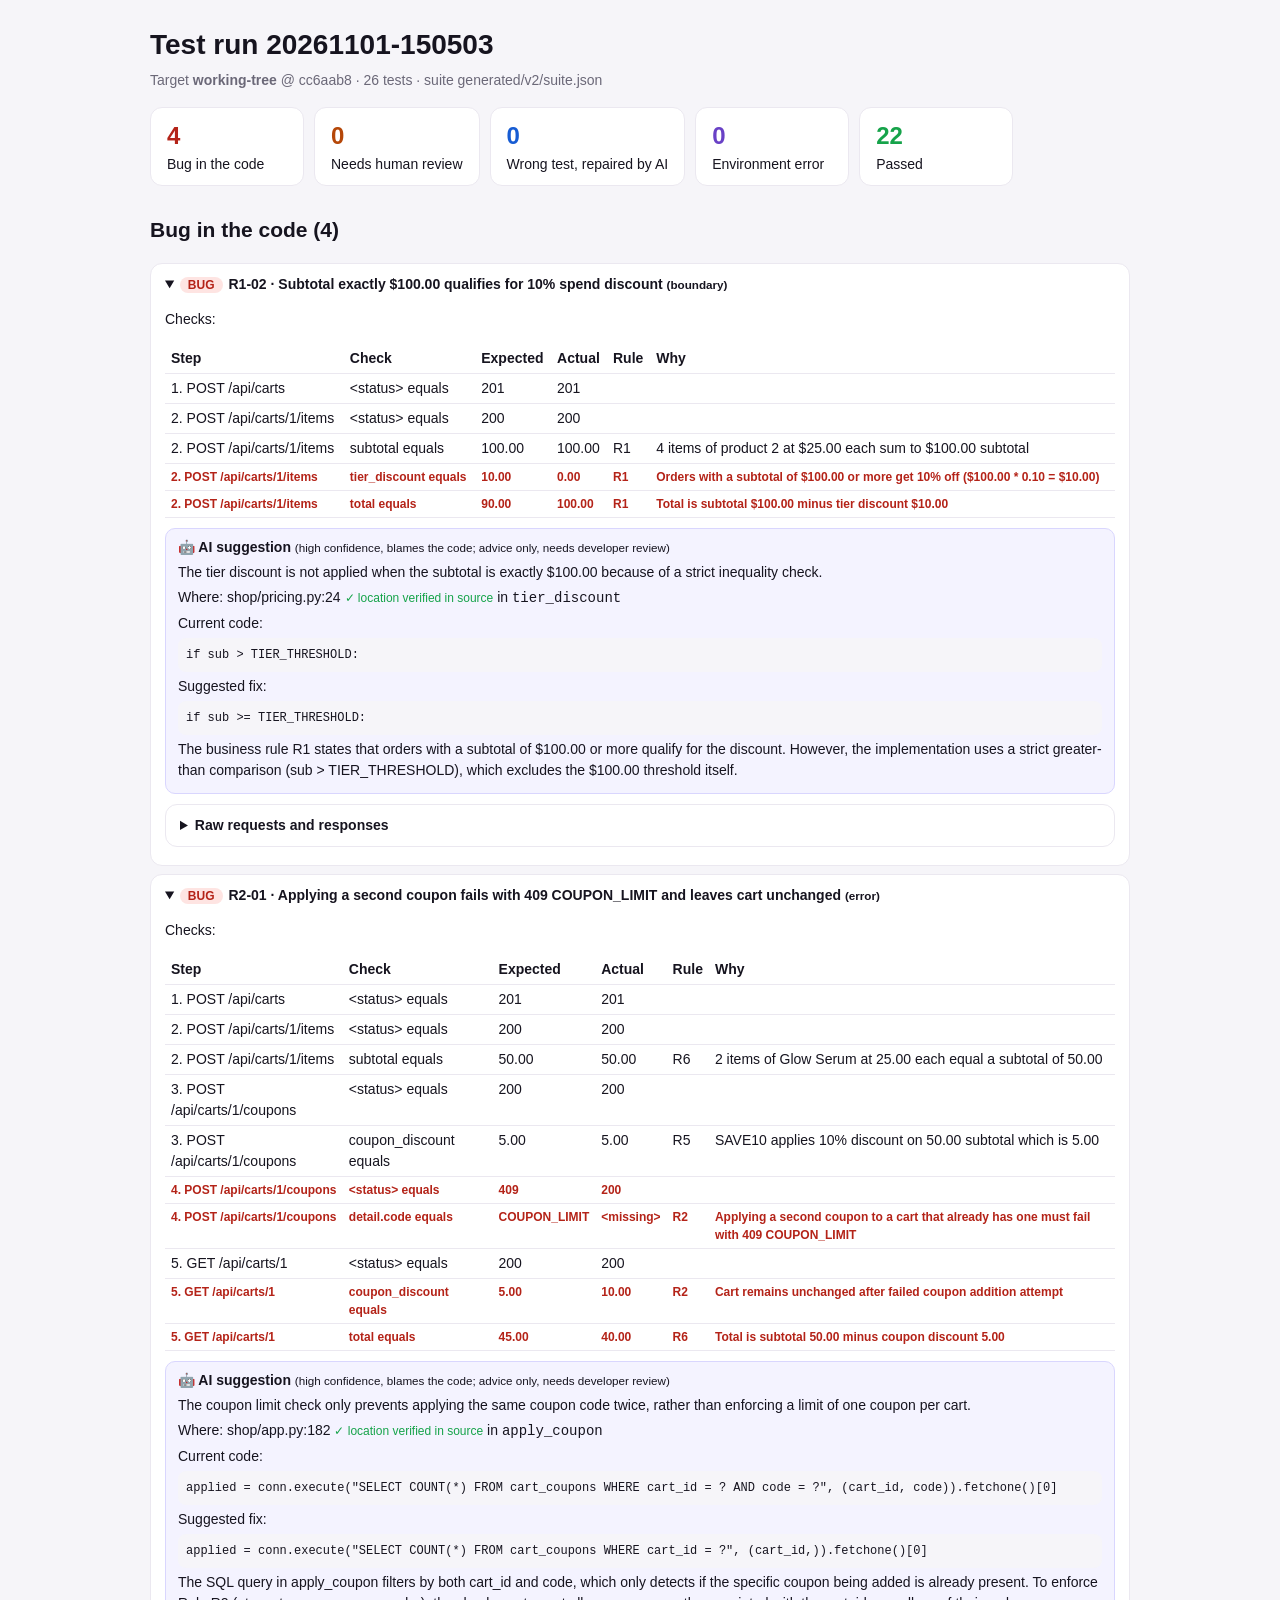
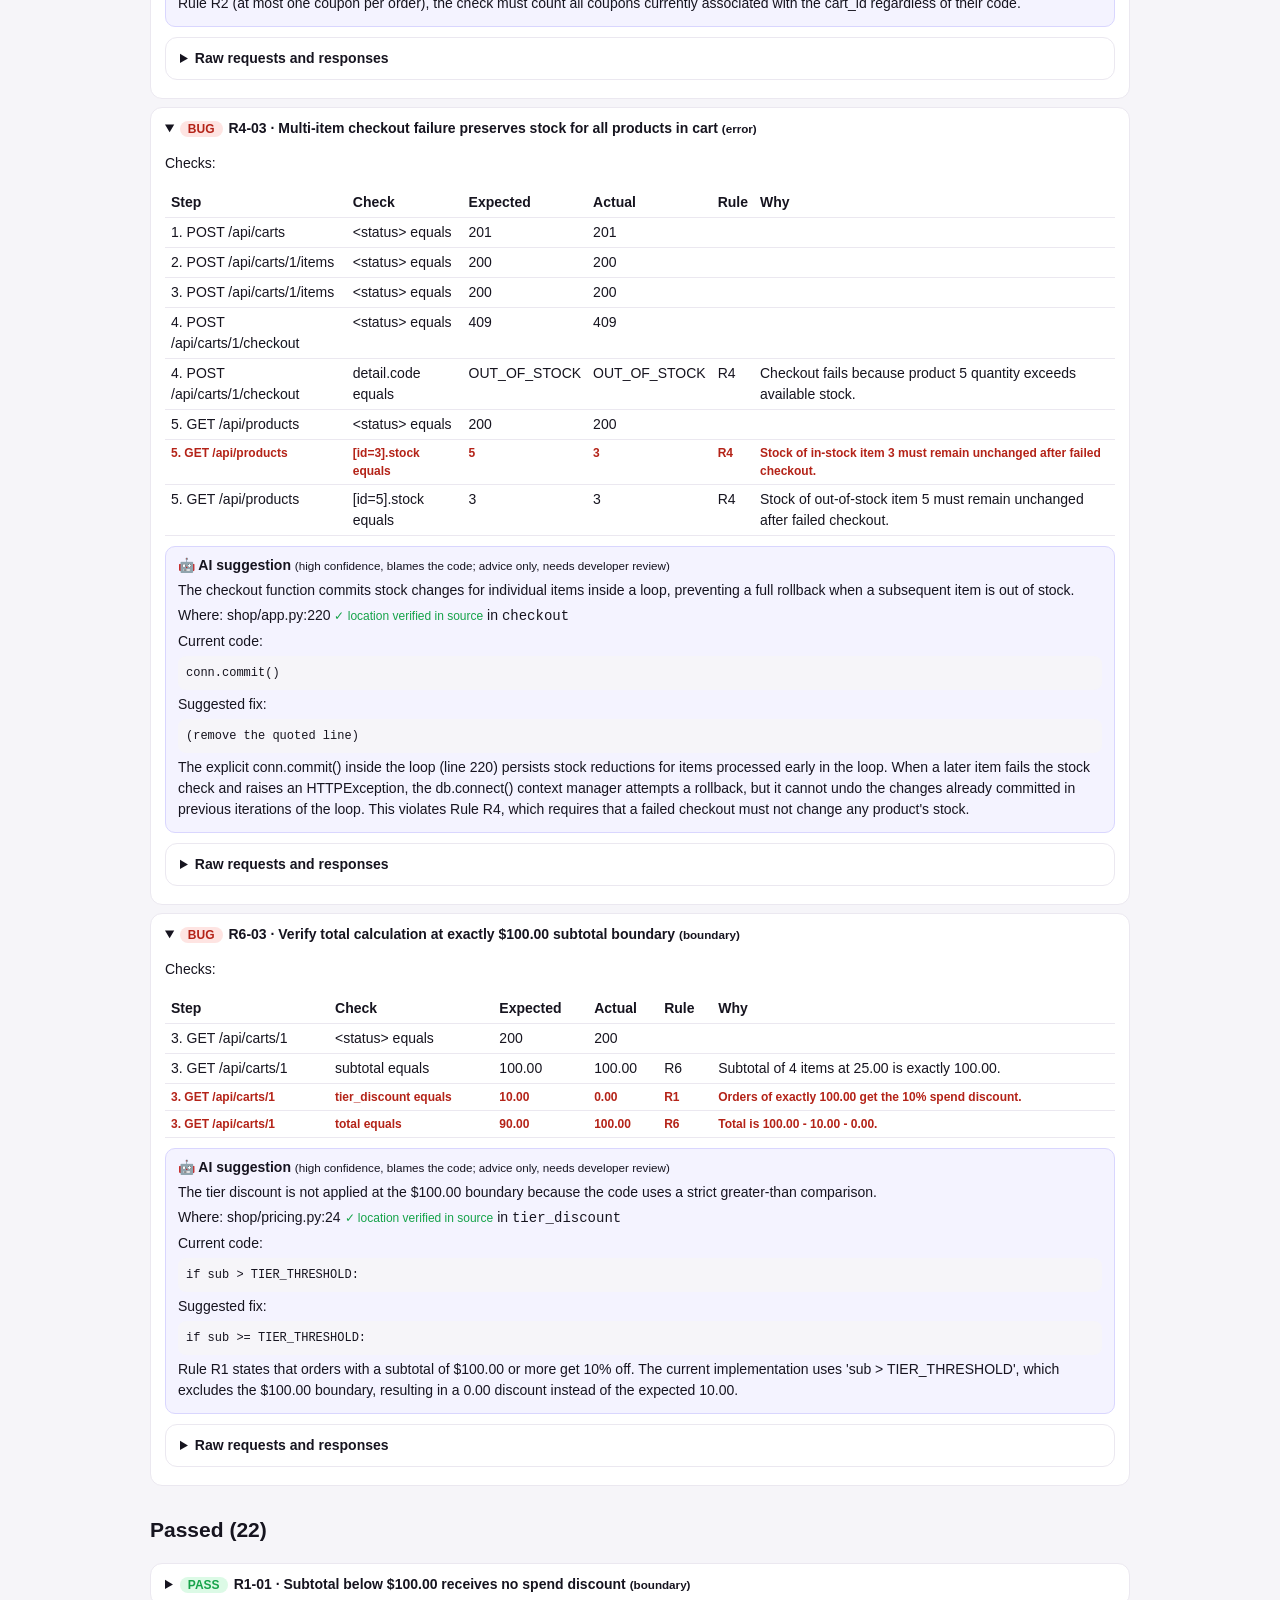
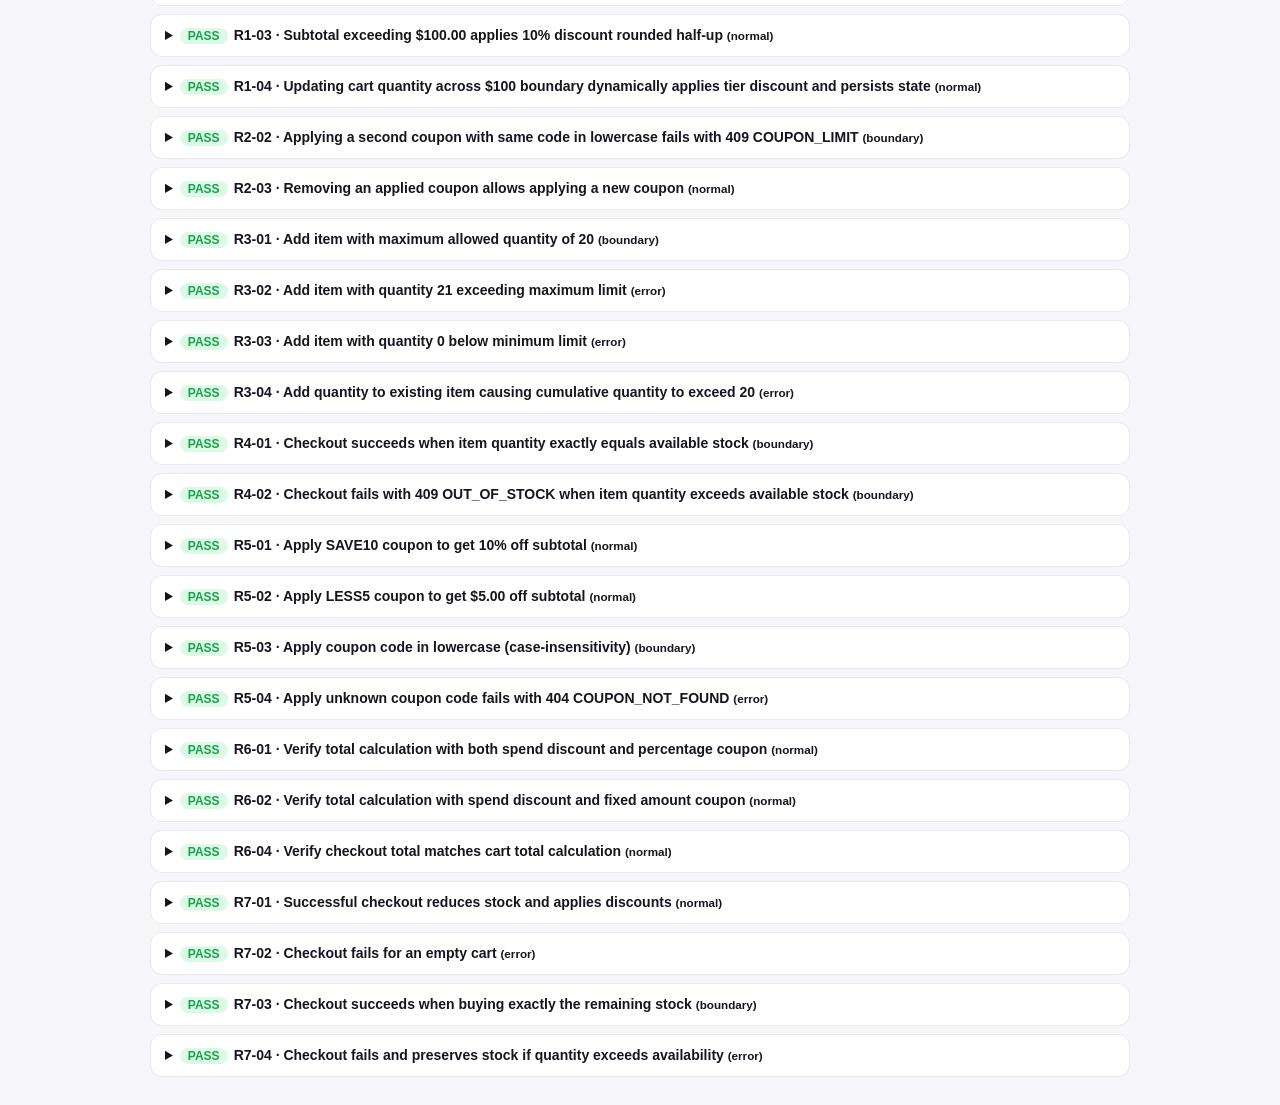
<file: evidence/retest/before/report.html>
<!doctype html><html><head><meta charset='utf-8'><meta name='viewport' content='width=device-width,initial-scale=1'><title>Test report 20261101-150503</title><style>
body{font:14px/1.5 -apple-system,Segoe UI,Roboto,sans-serif;margin:0;background:#f6f5f9;color:#16141f}
main{max-width:980px;margin:0 auto;padding:24px 16px}
h1{margin:0 0 4px} .meta{color:#6b6878;margin-bottom:16px}
.tiles{display:flex;gap:10px;flex-wrap:wrap;margin-bottom:20px}
.tile{background:#fff;border:1px solid #ebe8f0;border-radius:12px;padding:10px 16px;min-width:120px}
.tile b{font-size:24px;display:block}
.BUG b{color:#b42318} .NEEDS_REVIEW b{color:#b54708} .BAD_TEST b{color:#175cd3} .ENV_ERROR b{color:#6941c6} .PASS b{color:#16a34a}
details{background:#fff;border:1px solid #ebe8f0;border-radius:12px;margin:8px 0;padding:10px 14px}
summary{cursor:pointer;font-weight:600} .tag{font-size:12px;padding:1px 8px;border-radius:999px;margin-right:6px}
.tag.BUG{background:#fee4e2;color:#b42318} .tag.NEEDS_REVIEW{background:#fef0c7;color:#b54708}
.tag.BAD_TEST{background:#d1e9ff;color:#175cd3}
.tag.ENV_ERROR{background:#ebe9fe;color:#6941c6} .tag.PASS{background:#dcfae6;color:#16a34a}
table{border-collapse:collapse;width:100%;margin:8px 0} td,th{border-bottom:1px solid #ebe8f0;padding:4px 6px;text-align:left;vertical-align:top}
.fail{color:#b42318;font-weight:600} pre{background:#f6f5f9;padding:8px;border-radius:8px;overflow:auto;font-size:12px;margin:4px 0}
h2{margin-top:28px} .ai{background:#f4f3ff;border:1px solid #d9d6fe;border-radius:10px;padding:8px 12px;margin:10px 0}
.ai p{margin:4px 0} .ok{color:#16a34a;font-size:12px} .fail{font-size:12px}
</style></head><body><main><h1>Test run 20261101-150503</h1><div class='meta'>Target <b>working-tree</b> @ cc6aab8 · 26 tests · suite generated/v2/suite.json</div><div class='tiles'><div class='tile BUG'><b>4</b>Bug in the code</div><div class='tile NEEDS_REVIEW'><b>0</b>Needs human review</div><div class='tile BAD_TEST'><b>0</b>Wrong test, repaired by AI</div><div class='tile ENV_ERROR'><b>0</b>Environment error</div><div class='tile PASS'><b>22</b>Passed</div></div><h2>Bug in the code (4)</h2><details open><summary><span class='tag BUG'>BUG</span>R1-02 · Subtotal exactly $100.00 qualifies for 10% spend discount <small>(boundary)</small></summary><p>Checks:</p><table><tr><th>Step</th><th>Check</th><th>Expected</th><th>Actual</th><th>Rule</th><th>Why</th></tr><tr class=''><td>1. POST /api/carts</td><td>&lt;status&gt; equals</td><td>201</td><td>201</td><td></td><td></td></tr><tr class=''><td>2. POST /api/carts/1/items</td><td>&lt;status&gt; equals</td><td>200</td><td>200</td><td></td><td></td></tr><tr class=''><td>2. POST /api/carts/1/items</td><td>subtotal equals</td><td>100.00</td><td>100.00</td><td>R1</td><td>4 items of product 2 at $25.00 each sum to $100.00 subtotal</td></tr><tr class='fail'><td>2. POST /api/carts/1/items</td><td>tier_discount equals</td><td>10.00</td><td>0.00</td><td>R1</td><td>Orders with a subtotal of $100.00 or more get 10% off ($100.00 * 0.10 = $10.00)</td></tr><tr class='fail'><td>2. POST /api/carts/1/items</td><td>total equals</td><td>90.00</td><td>100.00</td><td>R1</td><td>Total is subtotal $100.00 minus tier discount $10.00</td></tr></table><div class='ai'><b>🤖 AI suggestion</b> <small>(high confidence, blames the code; advice only, needs developer review)</small><p>The tier discount is not applied when the subtotal is exactly $100.00 because of a strict inequality check.</p><p>Where: shop/pricing.py:24 <span class='ok'>✓ location verified in source</span> in <code>tier_discount</code></p><p>Current code:</p><pre>if sub &gt; TIER_THRESHOLD:</pre><p>Suggested fix:</p><pre>if sub &gt;= TIER_THRESHOLD:</pre><p>The business rule R1 states that orders with a subtotal of $100.00 or more qualify for the discount. However, the implementation uses a strict greater-than comparison (sub &gt; TIER_THRESHOLD), which excludes the $100.00 threshold itself.</p></div><details><summary>Raw requests and responses</summary><pre>1. {&quot;method&quot;: &quot;POST&quot;, &quot;path&quot;: &quot;/api/carts&quot;, &quot;body&quot;: null}
→ {&quot;status&quot;: 201, &quot;body&quot;: {&quot;id&quot;: 1, &quot;items&quot;: [], &quot;coupons&quot;: [], &quot;subtotal&quot;: &quot;0.00&quot;, &quot;tier_discount&quot;: &quot;0.00&quot;, &quot;coupon_discount&quot;: &quot;0.00&quot;, &quot;total&quot;: &quot;0.00&quot;}}</pre><pre>2. {&quot;method&quot;: &quot;POST&quot;, &quot;path&quot;: &quot;/api/carts/1/items&quot;, &quot;body&quot;: {&quot;product_id&quot;: 2, &quot;qty&quot;: 4}}
→ {&quot;status&quot;: 200, &quot;body&quot;: {&quot;id&quot;: 1, &quot;items&quot;: [{&quot;product_id&quot;: 2, &quot;name&quot;: &quot;Glow Serum&quot;, &quot;emoji&quot;: &quot;✨&quot;, &quot;price&quot;: &quot;25.00&quot;, &quot;qty&quot;: 4}], &quot;coupons&quot;: [], &quot;subtotal&quot;: &quot;100.00&quot;, &quot;tier_discount&quot;: &quot;0.00&quot;, &quot;coupon_discount&quot;: &quot;0.00&quot;, &quot;total&quot;: &quot;100.00&quot;}}</pre></details></details><details open><summary><span class='tag BUG'>BUG</span>R2-01 · Applying a second coupon fails with 409 COUPON_LIMIT and leaves cart unchanged <small>(error)</small></summary><p>Checks:</p><table><tr><th>Step</th><th>Check</th><th>Expected</th><th>Actual</th><th>Rule</th><th>Why</th></tr><tr class=''><td>1. POST /api/carts</td><td>&lt;status&gt; equals</td><td>201</td><td>201</td><td></td><td></td></tr><tr class=''><td>2. POST /api/carts/1/items</td><td>&lt;status&gt; equals</td><td>200</td><td>200</td><td></td><td></td></tr><tr class=''><td>2. POST /api/carts/1/items</td><td>subtotal equals</td><td>50.00</td><td>50.00</td><td>R6</td><td>2 items of Glow Serum at 25.00 each equal a subtotal of 50.00</td></tr><tr class=''><td>3. POST /api/carts/1/coupons</td><td>&lt;status&gt; equals</td><td>200</td><td>200</td><td></td><td></td></tr><tr class=''><td>3. POST /api/carts/1/coupons</td><td>coupon_discount equals</td><td>5.00</td><td>5.00</td><td>R5</td><td>SAVE10 applies 10% discount on 50.00 subtotal which is 5.00</td></tr><tr class='fail'><td>4. POST /api/carts/1/coupons</td><td>&lt;status&gt; equals</td><td>409</td><td>200</td><td></td><td></td></tr><tr class='fail'><td>4. POST /api/carts/1/coupons</td><td>detail.code equals</td><td>COUPON_LIMIT</td><td>&lt;missing&gt;</td><td>R2</td><td>Applying a second coupon to a cart that already has one must fail with 409 COUPON_LIMIT</td></tr><tr class=''><td>5. GET /api/carts/1</td><td>&lt;status&gt; equals</td><td>200</td><td>200</td><td></td><td></td></tr><tr class='fail'><td>5. GET /api/carts/1</td><td>coupon_discount equals</td><td>5.00</td><td>10.00</td><td>R2</td><td>Cart remains unchanged after failed coupon addition attempt</td></tr><tr class='fail'><td>5. GET /api/carts/1</td><td>total equals</td><td>45.00</td><td>40.00</td><td>R6</td><td>Total is subtotal 50.00 minus coupon discount 5.00</td></tr></table><div class='ai'><b>🤖 AI suggestion</b> <small>(high confidence, blames the code; advice only, needs developer review)</small><p>The coupon limit check only prevents applying the same coupon code twice, rather than enforcing a limit of one coupon per cart.</p><p>Where: shop/app.py:182 <span class='ok'>✓ location verified in source</span> in <code>apply_coupon</code></p><p>Current code:</p><pre>applied = conn.execute(&quot;SELECT COUNT(*) FROM cart_coupons WHERE cart_id = ? AND code = ?&quot;, (cart_id, code)).fetchone()[0]</pre><p>Suggested fix:</p><pre>applied = conn.execute(&quot;SELECT COUNT(*) FROM cart_coupons WHERE cart_id = ?&quot;, (cart_id,)).fetchone()[0]</pre><p>The SQL query in apply_coupon filters by both cart_id and code, which only detects if the specific coupon being added is already present. To enforce Rule R2 (at most one coupon per order), the check must count all coupons currently associated with the cart_id regardless of their code.</p></div><details><summary>Raw requests and responses</summary><pre>1. {&quot;method&quot;: &quot;POST&quot;, &quot;path&quot;: &quot;/api/carts&quot;, &quot;body&quot;: null}
→ {&quot;status&quot;: 201, &quot;body&quot;: {&quot;id&quot;: 1, &quot;items&quot;: [], &quot;coupons&quot;: [], &quot;subtotal&quot;: &quot;0.00&quot;, &quot;tier_discount&quot;: &quot;0.00&quot;, &quot;coupon_discount&quot;: &quot;0.00&quot;, &quot;total&quot;: &quot;0.00&quot;}}</pre><pre>2. {&quot;method&quot;: &quot;POST&quot;, &quot;path&quot;: &quot;/api/carts/1/items&quot;, &quot;body&quot;: {&quot;product_id&quot;: 2, &quot;qty&quot;: 2}}
→ {&quot;status&quot;: 200, &quot;body&quot;: {&quot;id&quot;: 1, &quot;items&quot;: [{&quot;product_id&quot;: 2, &quot;name&quot;: &quot;Glow Serum&quot;, &quot;emoji&quot;: &quot;✨&quot;, &quot;price&quot;: &quot;25.00&quot;, &quot;qty&quot;: 2}], &quot;coupons&quot;: [], &quot;subtotal&quot;: &quot;50.00&quot;, &quot;tier_discount&quot;: &quot;0.00&quot;, &quot;coupon_discount&quot;: &quot;0.00&quot;, &quot;total&quot;: &quot;50.00&quot;}}</pre><pre>3. {&quot;method&quot;: &quot;POST&quot;, &quot;path&quot;: &quot;/api/carts/1/coupons&quot;, &quot;body&quot;: {&quot;code&quot;: &quot;SAVE10&quot;}}
→ {&quot;status&quot;: 200, &quot;body&quot;: {&quot;id&quot;: 1, &quot;items&quot;: [{&quot;product_id&quot;: 2, &quot;name&quot;: &quot;Glow Serum&quot;, &quot;emoji&quot;: &quot;✨&quot;, &quot;price&quot;: &quot;25.00&quot;, &quot;qty&quot;: 2}], &quot;coupons&quot;: [&quot;SAVE10&quot;], &quot;subtotal&quot;: &quot;50.00&quot;, &quot;tier_discount&quot;: &quot;0.00&quot;, &quot;coupon_discount&quot;: &quot;5.00&quot;, &quot;total&quot;: &quot;45.00&quot;}}</pre><pre>4. {&quot;method&quot;: &quot;POST&quot;, &quot;path&quot;: &quot;/api/carts/1/coupons&quot;, &quot;body&quot;: {&quot;code&quot;: &quot;LESS5&quot;}}
→ {&quot;status&quot;: 200, &quot;body&quot;: {&quot;id&quot;: 1, &quot;items&quot;: [{&quot;product_id&quot;: 2, &quot;name&quot;: &quot;Glow Serum&quot;, &quot;emoji&quot;: &quot;✨&quot;, &quot;price&quot;: &quot;25.00&quot;, &quot;qty&quot;: 2}], &quot;coupons&quot;: [&quot;LESS5&quot;, &quot;SAVE10&quot;], &quot;subtotal&quot;: &quot;50.00&quot;, &quot;tier_discount&quot;: &quot;0.00&quot;, &quot;coupon_discount&quot;: &quot;10.00&quot;, &quot;total&quot;: &quot;40.00&quot;}}</pre><pre>5. {&quot;method&quot;: &quot;GET&quot;, &quot;path&quot;: &quot;/api/carts/1&quot;, &quot;body&quot;: null}
→ {&quot;status&quot;: 200, &quot;body&quot;: {&quot;id&quot;: 1, &quot;items&quot;: [{&quot;product_id&quot;: 2, &quot;name&quot;: &quot;Glow Serum&quot;, &quot;emoji&quot;: &quot;✨&quot;, &quot;price&quot;: &quot;25.00&quot;, &quot;qty&quot;: 2}], &quot;coupons&quot;: [&quot;LESS5&quot;, &quot;SAVE10&quot;], &quot;subtotal&quot;: &quot;50.00&quot;, &quot;tier_discount&quot;: &quot;0.00&quot;, &quot;coupon_discount&quot;: &quot;10.00&quot;, &quot;total&quot;: &quot;40.00&quot;}}</pre></details></details><details open><summary><span class='tag BUG'>BUG</span>R4-03 · Multi-item checkout failure preserves stock for all products in cart <small>(error)</small></summary><p>Checks:</p><table><tr><th>Step</th><th>Check</th><th>Expected</th><th>Actual</th><th>Rule</th><th>Why</th></tr><tr class=''><td>1. POST /api/carts</td><td>&lt;status&gt; equals</td><td>201</td><td>201</td><td></td><td></td></tr><tr class=''><td>2. POST /api/carts/1/items</td><td>&lt;status&gt; equals</td><td>200</td><td>200</td><td></td><td></td></tr><tr class=''><td>3. POST /api/carts/1/items</td><td>&lt;status&gt; equals</td><td>200</td><td>200</td><td></td><td></td></tr><tr class=''><td>4. POST /api/carts/1/checkout</td><td>&lt;status&gt; equals</td><td>409</td><td>409</td><td></td><td></td></tr><tr class=''><td>4. POST /api/carts/1/checkout</td><td>detail.code equals</td><td>OUT_OF_STOCK</td><td>OUT_OF_STOCK</td><td>R4</td><td>Checkout fails because product 5 quantity exceeds available stock.</td></tr><tr class=''><td>5. GET /api/products</td><td>&lt;status&gt; equals</td><td>200</td><td>200</td><td></td><td></td></tr><tr class='fail'><td>5. GET /api/products</td><td>[id=3].stock equals</td><td>5</td><td>3</td><td>R4</td><td>Stock of in-stock item 3 must remain unchanged after failed checkout.</td></tr><tr class=''><td>5. GET /api/products</td><td>[id=5].stock equals</td><td>3</td><td>3</td><td>R4</td><td>Stock of out-of-stock item 5 must remain unchanged after failed checkout.</td></tr></table><div class='ai'><b>🤖 AI suggestion</b> <small>(high confidence, blames the code; advice only, needs developer review)</small><p>The checkout function commits stock changes for individual items inside a loop, preventing a full rollback when a subsequent item is out of stock.</p><p>Where: shop/app.py:220 <span class='ok'>✓ location verified in source</span> in <code>checkout</code></p><p>Current code:</p><pre>conn.commit()</pre><p>Suggested fix:</p><pre>(remove the quoted line)</pre><p>The explicit conn.commit() inside the loop (line 220) persists stock reductions for items processed early in the loop. When a later item fails the stock check and raises an HTTPException, the db.connect() context manager attempts a rollback, but it cannot undo the changes already committed in previous iterations of the loop. This violates Rule R4, which requires that a failed checkout must not change any product&#x27;s stock.</p></div><details><summary>Raw requests and responses</summary><pre>1. {&quot;method&quot;: &quot;POST&quot;, &quot;path&quot;: &quot;/api/carts&quot;, &quot;body&quot;: null}
→ {&quot;status&quot;: 201, &quot;body&quot;: {&quot;id&quot;: 1, &quot;items&quot;: [], &quot;coupons&quot;: [], &quot;subtotal&quot;: &quot;0.00&quot;, &quot;tier_discount&quot;: &quot;0.00&quot;, &quot;coupon_discount&quot;: &quot;0.00&quot;, &quot;total&quot;: &quot;0.00&quot;}}</pre><pre>2. {&quot;method&quot;: &quot;POST&quot;, &quot;path&quot;: &quot;/api/carts/1/items&quot;, &quot;body&quot;: {&quot;product_id&quot;: 3, &quot;qty&quot;: 2}}
→ {&quot;status&quot;: 200, &quot;body&quot;: {&quot;id&quot;: 1, &quot;items&quot;: [{&quot;product_id&quot;: 3, &quot;name&quot;: &quot;LED Ring Light&quot;, &quot;emoji&quot;: &quot;💡&quot;, &quot;price&quot;: &quot;59.00&quot;, &quot;qty&quot;: 2}], &quot;coupons&quot;: [], &quot;subtotal&quot;: &quot;118.00&quot;, &quot;tier_discount&quot;: &quot;11.80&quot;, &quot;coupon_discount&quot;: &quot;0.00&quot;, &quot;total&quot;: &quot;106.20&quot;}}</pre><pre>3. {&quot;method&quot;: &quot;POST&quot;, &quot;path&quot;: &quot;/api/carts/1/items&quot;, &quot;body&quot;: {&quot;product_id&quot;: 5, &quot;qty&quot;: 4}}
→ {&quot;status&quot;: 200, &quot;body&quot;: {&quot;id&quot;: 1, &quot;items&quot;: [{&quot;product_id&quot;: 3, &quot;name&quot;: &quot;LED Ring Light&quot;, &quot;emoji&quot;: &quot;💡&quot;, &quot;price&quot;: &quot;59.00&quot;, &quot;qty&quot;: 2}, {&quot;product_id&quot;: 5, &quot;name&quot;: &quot;Phone Tripod&quot;, &quot;emoji&quot;: &quot;📱&quot;, &quot;price&quot;: &quot;19.50&quot;, &quot;qty&quot;: 4}], &quot;coupons&quot;: [], &quot;subtotal&quot;: &quot;196.00&quot;, &quot;tier_discount&quot;: &quot;19.60&quot;, &quot;coupon_discount&quot;: &quot;0.00&quot;, &quot;total&quot;: &quot;176.40&quot;}}</pre><pre>4. {&quot;method&quot;: &quot;POST&quot;, &quot;path&quot;: &quot;/api/carts/1/checkout&quot;, &quot;body&quot;: null}
→ {&quot;status&quot;: 409, &quot;body&quot;: {&quot;detail&quot;: {&quot;code&quot;: &quot;OUT_OF_STOCK&quot;, &quot;message&quot;: &quot;Only 3 left of Phone Tripod&quot;}}}</pre><pre>5. {&quot;method&quot;: &quot;GET&quot;, &quot;path&quot;: &quot;/api/products&quot;, &quot;body&quot;: null}
→ {&quot;status&quot;: 200, &quot;body&quot;: [{&quot;id&quot;: 1, &quot;name&quot;: &quot;Wireless Earbuds&quot;, &quot;price&quot;: &quot;39.90&quot;, &quot;stock&quot;: 50, &quot;emoji&quot;: &quot;🎧&quot;}, {&quot;id&quot;: 2, &quot;name&quot;: &quot;Glow Serum&quot;, &quot;price&quot;: &quot;25.00&quot;, &quot;stock&quot;: 100, &quot;emoji&quot;: &quot;✨&quot;}, {&quot;id&quot;: 3, &quot;name&quot;: &quot;LED Ring Light&quot;, &quot;price&quot;: &quot;59.00&quot;, &quot;stock&quot;: 3, &quot;emoji&quot;: &quot;💡&quot;}, {&quot;id&quot;: 4, &quot;name&quot;: &quot;Oversized Hoodie&quot;, &quot;price&quot;: &quot;45.00&quot;, &quot;stock&quot;: 30, &quot;emoji&quot;: &quot;🧥&quot;}, {&quot;id&quot;: 5, &quot;name&quot;: &quot;Phone Tripod&quot;, &quot;price&quot;: &quot;19.50&quot;, &quot;stock&quot;: 3, &quot;emoji&quot;: &quot;📱&quot;}, {&quot;id&quot;: 6, &quot;name&quot;: &quot;Matcha Starter Kit&quot;, &quot;price&quot;: &quot;32.00&quot;, &quot;stock&quot;: 40, &quot;emoji&quot;: &quot;🍵&quot;}]}</pre></details></details><details open><summary><span class='tag BUG'>BUG</span>R6-03 · Verify total calculation at exactly $100.00 subtotal boundary <small>(boundary)</small></summary><p>Checks:</p><table><tr><th>Step</th><th>Check</th><th>Expected</th><th>Actual</th><th>Rule</th><th>Why</th></tr><tr class=''><td>3. GET /api/carts/1</td><td>&lt;status&gt; equals</td><td>200</td><td>200</td><td></td><td></td></tr><tr class=''><td>3. GET /api/carts/1</td><td>subtotal equals</td><td>100.00</td><td>100.00</td><td>R6</td><td>Subtotal of 4 items at 25.00 is exactly 100.00.</td></tr><tr class='fail'><td>3. GET /api/carts/1</td><td>tier_discount equals</td><td>10.00</td><td>0.00</td><td>R1</td><td>Orders of exactly 100.00 get the 10% spend discount.</td></tr><tr class='fail'><td>3. GET /api/carts/1</td><td>total equals</td><td>90.00</td><td>100.00</td><td>R6</td><td>Total is 100.00 - 10.00 - 0.00.</td></tr></table><div class='ai'><b>🤖 AI suggestion</b> <small>(high confidence, blames the code; advice only, needs developer review)</small><p>The tier discount is not applied at the $100.00 boundary because the code uses a strict greater-than comparison.</p><p>Where: shop/pricing.py:24 <span class='ok'>✓ location verified in source</span> in <code>tier_discount</code></p><p>Current code:</p><pre>if sub &gt; TIER_THRESHOLD:</pre><p>Suggested fix:</p><pre>if sub &gt;= TIER_THRESHOLD:</pre><p>Rule R1 states that orders with a subtotal of $100.00 or more get 10% off. The current implementation uses &#x27;sub &gt; TIER_THRESHOLD&#x27;, which excludes the $100.00 boundary, resulting in a 0.00 discount instead of the expected 10.00.</p></div><details><summary>Raw requests and responses</summary><pre>1. {&quot;method&quot;: &quot;POST&quot;, &quot;path&quot;: &quot;/api/carts&quot;, &quot;body&quot;: null}
→ {&quot;status&quot;: 201, &quot;body&quot;: {&quot;id&quot;: 1, &quot;items&quot;: [], &quot;coupons&quot;: [], &quot;subtotal&quot;: &quot;0.00&quot;, &quot;tier_discount&quot;: &quot;0.00&quot;, &quot;coupon_discount&quot;: &quot;0.00&quot;, &quot;total&quot;: &quot;0.00&quot;}}</pre><pre>2. {&quot;method&quot;: &quot;POST&quot;, &quot;path&quot;: &quot;/api/carts/1/items&quot;, &quot;body&quot;: {&quot;product_id&quot;: 2, &quot;qty&quot;: 4}}
→ {&quot;status&quot;: 200, &quot;body&quot;: {&quot;id&quot;: 1, &quot;items&quot;: [{&quot;product_id&quot;: 2, &quot;name&quot;: &quot;Glow Serum&quot;, &quot;emoji&quot;: &quot;✨&quot;, &quot;price&quot;: &quot;25.00&quot;, &quot;qty&quot;: 4}], &quot;coupons&quot;: [], &quot;subtotal&quot;: &quot;100.00&quot;, &quot;tier_discount&quot;: &quot;0.00&quot;, &quot;coupon_discount&quot;: &quot;0.00&quot;, &quot;total&quot;: &quot;100.00&quot;}}</pre><pre>3. {&quot;method&quot;: &quot;GET&quot;, &quot;path&quot;: &quot;/api/carts/1&quot;, &quot;body&quot;: null}
→ {&quot;status&quot;: 200, &quot;body&quot;: {&quot;id&quot;: 1, &quot;items&quot;: [{&quot;product_id&quot;: 2, &quot;name&quot;: &quot;Glow Serum&quot;, &quot;emoji&quot;: &quot;✨&quot;, &quot;price&quot;: &quot;25.00&quot;, &quot;qty&quot;: 4}], &quot;coupons&quot;: [], &quot;subtotal&quot;: &quot;100.00&quot;, &quot;tier_discount&quot;: &quot;0.00&quot;, &quot;coupon_discount&quot;: &quot;0.00&quot;, &quot;total&quot;: &quot;100.00&quot;}}</pre></details></details><h2>Passed (22)</h2><details ><summary><span class='tag PASS'>PASS</span>R1-01 · Subtotal below $100.00 receives no spend discount <small>(boundary)</small></summary><p>Checks:</p><table><tr><th>Step</th><th>Check</th><th>Expected</th><th>Actual</th><th>Rule</th><th>Why</th></tr><tr class=''><td>1. POST /api/carts</td><td>&lt;status&gt; equals</td><td>201</td><td>201</td><td></td><td></td></tr><tr class=''><td>2. POST /api/carts/1/items</td><td>&lt;status&gt; equals</td><td>200</td><td>200</td><td></td><td></td></tr><tr class=''><td>2. POST /api/carts/1/items</td><td>subtotal equals</td><td>75.00</td><td>75.00</td><td>R1</td><td>3 items of product 2 at $25.00 each sum to $75.00 subtotal</td></tr><tr class=''><td>2. POST /api/carts/1/items</td><td>tier_discount equals</td><td>0.00</td><td>0.00</td><td>R1</td><td>Orders below $100.00 receive no spend discount</td></tr><tr class=''><td>2. POST /api/carts/1/items</td><td>total equals</td><td>75.00</td><td>75.00</td><td>R1</td><td>Total equals subtotal of $75.00 minus $0.00 tier discount</td></tr></table><details><summary>Raw requests and responses</summary><pre>1. {&quot;method&quot;: &quot;POST&quot;, &quot;path&quot;: &quot;/api/carts&quot;, &quot;body&quot;: null}
→ {&quot;status&quot;: 201, &quot;body&quot;: {&quot;id&quot;: 1, &quot;items&quot;: [], &quot;coupons&quot;: [], &quot;subtotal&quot;: &quot;0.00&quot;, &quot;tier_discount&quot;: &quot;0.00&quot;, &quot;coupon_discount&quot;: &quot;0.00&quot;, &quot;total&quot;: &quot;0.00&quot;}}</pre><pre>2. {&quot;method&quot;: &quot;POST&quot;, &quot;path&quot;: &quot;/api/carts/1/items&quot;, &quot;body&quot;: {&quot;product_id&quot;: 2, &quot;qty&quot;: 3}}
→ {&quot;status&quot;: 200, &quot;body&quot;: {&quot;id&quot;: 1, &quot;items&quot;: [{&quot;product_id&quot;: 2, &quot;name&quot;: &quot;Glow Serum&quot;, &quot;emoji&quot;: &quot;✨&quot;, &quot;price&quot;: &quot;25.00&quot;, &quot;qty&quot;: 3}], &quot;coupons&quot;: [], &quot;subtotal&quot;: &quot;75.00&quot;, &quot;tier_discount&quot;: &quot;0.00&quot;, &quot;coupon_discount&quot;: &quot;0.00&quot;, &quot;total&quot;: &quot;75.00&quot;}}</pre></details></details><details ><summary><span class='tag PASS'>PASS</span>R1-03 · Subtotal exceeding $100.00 applies 10% discount rounded half-up <small>(normal)</small></summary><p>Checks:</p><table><tr><th>Step</th><th>Check</th><th>Expected</th><th>Actual</th><th>Rule</th><th>Why</th></tr><tr class=''><td>1. POST /api/carts</td><td>&lt;status&gt; equals</td><td>201</td><td>201</td><td></td><td></td></tr><tr class=''><td>2. POST /api/carts/1/items</td><td>&lt;status&gt; equals</td><td>200</td><td>200</td><td></td><td></td></tr><tr class=''><td>2. POST /api/carts/1/items</td><td>subtotal equals</td><td>119.70</td><td>119.70</td><td>R1</td><td>3 items of product 1 at $39.90 each sum to $119.70 subtotal</td></tr><tr class=''><td>2. POST /api/carts/1/items</td><td>tier_discount equals</td><td>11.97</td><td>11.97</td><td>R1</td><td>10% discount on $119.70 subtotal is $11.97</td></tr><tr class=''><td>2. POST /api/carts/1/items</td><td>total equals</td><td>107.73</td><td>107.73</td><td>R1</td><td>Total is subtotal $119.70 minus tier discount $11.97</td></tr></table><details><summary>Raw requests and responses</summary><pre>1. {&quot;method&quot;: &quot;POST&quot;, &quot;path&quot;: &quot;/api/carts&quot;, &quot;body&quot;: null}
→ {&quot;status&quot;: 201, &quot;body&quot;: {&quot;id&quot;: 1, &quot;items&quot;: [], &quot;coupons&quot;: [], &quot;subtotal&quot;: &quot;0.00&quot;, &quot;tier_discount&quot;: &quot;0.00&quot;, &quot;coupon_discount&quot;: &quot;0.00&quot;, &quot;total&quot;: &quot;0.00&quot;}}</pre><pre>2. {&quot;method&quot;: &quot;POST&quot;, &quot;path&quot;: &quot;/api/carts/1/items&quot;, &quot;body&quot;: {&quot;product_id&quot;: 1, &quot;qty&quot;: 3}}
→ {&quot;status&quot;: 200, &quot;body&quot;: {&quot;id&quot;: 1, &quot;items&quot;: [{&quot;product_id&quot;: 1, &quot;name&quot;: &quot;Wireless Earbuds&quot;, &quot;emoji&quot;: &quot;🎧&quot;, &quot;price&quot;: &quot;39.90&quot;, &quot;qty&quot;: 3}], &quot;coupons&quot;: [], &quot;subtotal&quot;: &quot;119.70&quot;, &quot;tier_discount&quot;: &quot;11.97&quot;, &quot;coupon_discount&quot;: &quot;0.00&quot;, &quot;total&quot;: &quot;107.73&quot;}}</pre></details></details><details ><summary><span class='tag PASS'>PASS</span>R1-04 · Updating cart quantity across $100 boundary dynamically applies tier discount and persists state <small>(normal)</small></summary><p>Checks:</p><table><tr><th>Step</th><th>Check</th><th>Expected</th><th>Actual</th><th>Rule</th><th>Why</th></tr><tr class=''><td>1. POST /api/carts</td><td>&lt;status&gt; equals</td><td>201</td><td>201</td><td></td><td></td></tr><tr class=''><td>2. POST /api/carts/1/items</td><td>&lt;status&gt; equals</td><td>200</td><td>200</td><td></td><td></td></tr><tr class=''><td>2. POST /api/carts/1/items</td><td>subtotal equals</td><td>90.00</td><td>90.00</td><td>R1</td><td>2 items of product 4 at $45.00 each sum to $90.00</td></tr><tr class=''><td>2. POST /api/carts/1/items</td><td>tier_discount equals</td><td>0.00</td><td>0.00</td><td>R1</td><td>Subtotal $90.00 is below $100.00, so tier discount is $0.00</td></tr><tr class=''><td>3. PATCH /api/carts/1/items/4</td><td>&lt;status&gt; equals</td><td>200</td><td>200</td><td></td><td></td></tr><tr class=''><td>3. PATCH /api/carts/1/items/4</td><td>subtotal equals</td><td>135.00</td><td>135.00</td><td>R1</td><td>3 items of product 4 at $45.00 each sum to $135.00</td></tr><tr class=''><td>3. PATCH /api/carts/1/items/4</td><td>tier_discount equals</td><td>13.50</td><td>13.50</td><td>R1</td><td>Subtotal increased above $100.00 triggers 10% tier discount of $13.50</td></tr><tr class=''><td>3. PATCH /api/carts/1/items/4</td><td>total equals</td><td>121.50</td><td>121.50</td><td>R1</td><td>Total updated to subtotal $135.00 minus tier discount $13.50</td></tr><tr class=''><td>4. GET /api/carts/1</td><td>&lt;status&gt; equals</td><td>200</td><td>200</td><td></td><td></td></tr><tr class=''><td>4. GET /api/carts/1</td><td>subtotal equals</td><td>135.00</td><td>135.00</td><td>R1</td><td>Persisted cart subtotal remains $135.00</td></tr><tr class=''><td>4. GET /api/carts/1</td><td>tier_discount equals</td><td>13.50</td><td>13.50</td><td>R1</td><td>Persisted cart tier discount remains $13.50</td></tr><tr class=''><td>4. GET /api/carts/1</td><td>total equals</td><td>121.50</td><td>121.50</td><td>R1</td><td>Persisted cart total remains $121.50</td></tr></table><details><summary>Raw requests and responses</summary><pre>1. {&quot;method&quot;: &quot;POST&quot;, &quot;path&quot;: &quot;/api/carts&quot;, &quot;body&quot;: null}
→ {&quot;status&quot;: 201, &quot;body&quot;: {&quot;id&quot;: 1, &quot;items&quot;: [], &quot;coupons&quot;: [], &quot;subtotal&quot;: &quot;0.00&quot;, &quot;tier_discount&quot;: &quot;0.00&quot;, &quot;coupon_discount&quot;: &quot;0.00&quot;, &quot;total&quot;: &quot;0.00&quot;}}</pre><pre>2. {&quot;method&quot;: &quot;POST&quot;, &quot;path&quot;: &quot;/api/carts/1/items&quot;, &quot;body&quot;: {&quot;product_id&quot;: 4, &quot;qty&quot;: 2}}
→ {&quot;status&quot;: 200, &quot;body&quot;: {&quot;id&quot;: 1, &quot;items&quot;: [{&quot;product_id&quot;: 4, &quot;name&quot;: &quot;Oversized Hoodie&quot;, &quot;emoji&quot;: &quot;🧥&quot;, &quot;price&quot;: &quot;45.00&quot;, &quot;qty&quot;: 2}], &quot;coupons&quot;: [], &quot;subtotal&quot;: &quot;90.00&quot;, &quot;tier_discount&quot;: &quot;0.00&quot;, &quot;coupon_discount&quot;: &quot;0.00&quot;, &quot;total&quot;: &quot;90.00&quot;}}</pre><pre>3. {&quot;method&quot;: &quot;PATCH&quot;, &quot;path&quot;: &quot;/api/carts/1/items/4&quot;, &quot;body&quot;: {&quot;qty&quot;: 3}}
→ {&quot;status&quot;: 200, &quot;body&quot;: {&quot;id&quot;: 1, &quot;items&quot;: [{&quot;product_id&quot;: 4, &quot;name&quot;: &quot;Oversized Hoodie&quot;, &quot;emoji&quot;: &quot;🧥&quot;, &quot;price&quot;: &quot;45.00&quot;, &quot;qty&quot;: 3}], &quot;coupons&quot;: [], &quot;subtotal&quot;: &quot;135.00&quot;, &quot;tier_discount&quot;: &quot;13.50&quot;, &quot;coupon_discount&quot;: &quot;0.00&quot;, &quot;total&quot;: &quot;121.50&quot;}}</pre><pre>4. {&quot;method&quot;: &quot;GET&quot;, &quot;path&quot;: &quot;/api/carts/1&quot;, &quot;body&quot;: null}
→ {&quot;status&quot;: 200, &quot;body&quot;: {&quot;id&quot;: 1, &quot;items&quot;: [{&quot;product_id&quot;: 4, &quot;name&quot;: &quot;Oversized Hoodie&quot;, &quot;emoji&quot;: &quot;🧥&quot;, &quot;price&quot;: &quot;45.00&quot;, &quot;qty&quot;: 3}], &quot;coupons&quot;: [], &quot;subtotal&quot;: &quot;135.00&quot;, &quot;tier_discount&quot;: &quot;13.50&quot;, &quot;coupon_discount&quot;: &quot;0.00&quot;, &quot;total&quot;: &quot;121.50&quot;}}</pre></details></details><details ><summary><span class='tag PASS'>PASS</span>R2-02 · Applying a second coupon with same code in lowercase fails with 409 COUPON_LIMIT <small>(boundary)</small></summary><p>Checks:</p><table><tr><th>Step</th><th>Check</th><th>Expected</th><th>Actual</th><th>Rule</th><th>Why</th></tr><tr class=''><td>1. POST /api/carts</td><td>&lt;status&gt; equals</td><td>201</td><td>201</td><td></td><td></td></tr><tr class=''><td>2. POST /api/carts/1/items</td><td>&lt;status&gt; equals</td><td>200</td><td>200</td><td></td><td></td></tr><tr class=''><td>2. POST /api/carts/1/items</td><td>subtotal equals</td><td>39.90</td><td>39.90</td><td>R6</td><td>1 item of Wireless Earbuds at 39.90 equals subtotal of 39.90</td></tr><tr class=''><td>3. POST /api/carts/1/coupons</td><td>&lt;status&gt; equals</td><td>200</td><td>200</td><td></td><td></td></tr><tr class=''><td>3. POST /api/carts/1/coupons</td><td>coupon_discount equals</td><td>5.00</td><td>5.00</td><td>R5</td><td>LESS5 gives a fixed 5.00 discount</td></tr><tr class=''><td>4. POST /api/carts/1/coupons</td><td>&lt;status&gt; equals</td><td>409</td><td>409</td><td></td><td></td></tr><tr class=''><td>4. POST /api/carts/1/coupons</td><td>detail.code equals</td><td>COUPON_LIMIT</td><td>COUPON_LIMIT</td><td>R2</td><td>Coupons are case-insensitive so applying less5 when LESS5 exists counts as applying a second coupon</td></tr><tr class=''><td>5. GET /api/carts/1</td><td>&lt;status&gt; equals</td><td>200</td><td>200</td><td></td><td></td></tr><tr class=''><td>5. GET /api/carts/1</td><td>coupon_discount equals</td><td>5.00</td><td>5.00</td><td>R2</td><td>Cart coupon discount remains unchanged at 5.00</td></tr></table><details><summary>Raw requests and responses</summary><pre>1. {&quot;method&quot;: &quot;POST&quot;, &quot;path&quot;: &quot;/api/carts&quot;, &quot;body&quot;: null}
→ {&quot;status&quot;: 201, &quot;body&quot;: {&quot;id&quot;: 1, &quot;items&quot;: [], &quot;coupons&quot;: [], &quot;subtotal&quot;: &quot;0.00&quot;, &quot;tier_discount&quot;: &quot;0.00&quot;, &quot;coupon_discount&quot;: &quot;0.00&quot;, &quot;total&quot;: &quot;0.00&quot;}}</pre><pre>2. {&quot;method&quot;: &quot;POST&quot;, &quot;path&quot;: &quot;/api/carts/1/items&quot;, &quot;body&quot;: {&quot;product_id&quot;: 1, &quot;qty&quot;: 1}}
→ {&quot;status&quot;: 200, &quot;body&quot;: {&quot;id&quot;: 1, &quot;items&quot;: [{&quot;product_id&quot;: 1, &quot;name&quot;: &quot;Wireless Earbuds&quot;, &quot;emoji&quot;: &quot;🎧&quot;, &quot;price&quot;: &quot;39.90&quot;, &quot;qty&quot;: 1}], &quot;coupons&quot;: [], &quot;subtotal&quot;: &quot;39.90&quot;, &quot;tier_discount&quot;: &quot;0.00&quot;, &quot;coupon_discount&quot;: &quot;0.00&quot;, &quot;total&quot;: &quot;39.90&quot;}}</pre><pre>3. {&quot;method&quot;: &quot;POST&quot;, &quot;path&quot;: &quot;/api/carts/1/coupons&quot;, &quot;body&quot;: {&quot;code&quot;: &quot;LESS5&quot;}}
→ {&quot;status&quot;: 200, &quot;body&quot;: {&quot;id&quot;: 1, &quot;items&quot;: [{&quot;product_id&quot;: 1, &quot;name&quot;: &quot;Wireless Earbuds&quot;, &quot;emoji&quot;: &quot;🎧&quot;, &quot;price&quot;: &quot;39.90&quot;, &quot;qty&quot;: 1}], &quot;coupons&quot;: [&quot;LESS5&quot;], &quot;subtotal&quot;: &quot;39.90&quot;, &quot;tier_discount&quot;: &quot;0.00&quot;, &quot;coupon_discount&quot;: &quot;5.00&quot;, &quot;total&quot;: &quot;34.90&quot;}}</pre><pre>4. {&quot;method&quot;: &quot;POST&quot;, &quot;path&quot;: &quot;/api/carts/1/coupons&quot;, &quot;body&quot;: {&quot;code&quot;: &quot;less5&quot;}}
→ {&quot;status&quot;: 409, &quot;body&quot;: {&quot;detail&quot;: {&quot;code&quot;: &quot;COUPON_LIMIT&quot;, &quot;message&quot;: &quot;Only one coupon can be used per order&quot;}}}</pre><pre>5. {&quot;method&quot;: &quot;GET&quot;, &quot;path&quot;: &quot;/api/carts/1&quot;, &quot;body&quot;: null}
→ {&quot;status&quot;: 200, &quot;body&quot;: {&quot;id&quot;: 1, &quot;items&quot;: [{&quot;product_id&quot;: 1, &quot;name&quot;: &quot;Wireless Earbuds&quot;, &quot;emoji&quot;: &quot;🎧&quot;, &quot;price&quot;: &quot;39.90&quot;, &quot;qty&quot;: 1}], &quot;coupons&quot;: [&quot;LESS5&quot;], &quot;subtotal&quot;: &quot;39.90&quot;, &quot;tier_discount&quot;: &quot;0.00&quot;, &quot;coupon_discount&quot;: &quot;5.00&quot;, &quot;total&quot;: &quot;34.90&quot;}}</pre></details></details><details ><summary><span class='tag PASS'>PASS</span>R2-03 · Removing an applied coupon allows applying a new coupon <small>(normal)</small></summary><p>Checks:</p><table><tr><th>Step</th><th>Check</th><th>Expected</th><th>Actual</th><th>Rule</th><th>Why</th></tr><tr class=''><td>1. POST /api/carts</td><td>&lt;status&gt; equals</td><td>201</td><td>201</td><td></td><td></td></tr><tr class=''><td>2. POST /api/carts/1/items</td><td>&lt;status&gt; equals</td><td>200</td><td>200</td><td></td><td></td></tr><tr class=''><td>2. POST /api/carts/1/items</td><td>subtotal equals</td><td>100.00</td><td>100.00</td><td>R6</td><td>4 items of Glow Serum at 25.00 each equal subtotal of 100.00</td></tr><tr class=''><td>3. POST /api/carts/1/coupons</td><td>&lt;status&gt; equals</td><td>200</td><td>200</td><td></td><td></td></tr><tr class=''><td>3. POST /api/carts/1/coupons</td><td>coupon_discount equals</td><td>5.00</td><td>5.00</td><td>R5</td><td>LESS5 applies 5.00 discount</td></tr><tr class=''><td>4. DELETE /api/carts/1/coupons/LESS5</td><td>&lt;status&gt; equals</td><td>200</td><td>200</td><td></td><td></td></tr><tr class=''><td>4. DELETE /api/carts/1/coupons/LESS5</td><td>coupon_discount equals</td><td>0.00</td><td>0.00</td><td>R6</td><td>Removing coupon restores coupon discount to 0.00</td></tr><tr class=''><td>5. POST /api/carts/1/coupons</td><td>&lt;status&gt; equals</td><td>200</td><td>200</td><td></td><td></td></tr><tr class=''><td>5. POST /api/carts/1/coupons</td><td>coupon_discount equals</td><td>10.00</td><td>10.00</td><td>R2</td><td>After removing previous coupon cart has 0 coupons so SAVE10 can be applied successfully</td></tr></table><details><summary>Raw requests and responses</summary><pre>1. {&quot;method&quot;: &quot;POST&quot;, &quot;path&quot;: &quot;/api/carts&quot;, &quot;body&quot;: null}
→ {&quot;status&quot;: 201, &quot;body&quot;: {&quot;id&quot;: 1, &quot;items&quot;: [], &quot;coupons&quot;: [], &quot;subtotal&quot;: &quot;0.00&quot;, &quot;tier_discount&quot;: &quot;0.00&quot;, &quot;coupon_discount&quot;: &quot;0.00&quot;, &quot;total&quot;: &quot;0.00&quot;}}</pre><pre>2. {&quot;method&quot;: &quot;POST&quot;, &quot;path&quot;: &quot;/api/carts/1/items&quot;, &quot;body&quot;: {&quot;product_id&quot;: 2, &quot;qty&quot;: 4}}
→ {&quot;status&quot;: 200, &quot;body&quot;: {&quot;id&quot;: 1, &quot;items&quot;: [{&quot;product_id&quot;: 2, &quot;name&quot;: &quot;Glow Serum&quot;, &quot;emoji&quot;: &quot;✨&quot;, &quot;price&quot;: &quot;25.00&quot;, &quot;qty&quot;: 4}], &quot;coupons&quot;: [], &quot;subtotal&quot;: &quot;100.00&quot;, &quot;tier_discount&quot;: &quot;0.00&quot;, &quot;coupon_discount&quot;: &quot;0.00&quot;, &quot;total&quot;: &quot;100.00&quot;}}</pre><pre>3. {&quot;method&quot;: &quot;POST&quot;, &quot;path&quot;: &quot;/api/carts/1/coupons&quot;, &quot;body&quot;: {&quot;code&quot;: &quot;LESS5&quot;}}
→ {&quot;status&quot;: 200, &quot;body&quot;: {&quot;id&quot;: 1, &quot;items&quot;: [{&quot;product_id&quot;: 2, &quot;name&quot;: &quot;Glow Serum&quot;, &quot;emoji&quot;: &quot;✨&quot;, &quot;price&quot;: &quot;25.00&quot;, &quot;qty&quot;: 4}], &quot;coupons&quot;: [&quot;LESS5&quot;], &quot;subtotal&quot;: &quot;100.00&quot;, &quot;tier_discount&quot;: &quot;0.00&quot;, &quot;coupon_discount&quot;: &quot;5.00&quot;, &quot;total&quot;: &quot;95.00&quot;}}</pre><pre>4. {&quot;method&quot;: &quot;DELETE&quot;, &quot;path&quot;: &quot;/api/carts/1/coupons/LESS5&quot;, &quot;body&quot;: null}
→ {&quot;status&quot;: 200, &quot;body&quot;: {&quot;id&quot;: 1, &quot;items&quot;: [{&quot;product_id&quot;: 2, &quot;name&quot;: &quot;Glow Serum&quot;, &quot;emoji&quot;: &quot;✨&quot;, &quot;price&quot;: &quot;25.00&quot;, &quot;qty&quot;: 4}], &quot;coupons&quot;: [], &quot;subtotal&quot;: &quot;100.00&quot;, &quot;tier_discount&quot;: &quot;0.00&quot;, &quot;coupon_discount&quot;: &quot;0.00&quot;, &quot;total&quot;: &quot;100.00&quot;}}</pre><pre>5. {&quot;method&quot;: &quot;POST&quot;, &quot;path&quot;: &quot;/api/carts/1/coupons&quot;, &quot;body&quot;: {&quot;code&quot;: &quot;SAVE10&quot;}}
→ {&quot;status&quot;: 200, &quot;body&quot;: {&quot;id&quot;: 1, &quot;items&quot;: [{&quot;product_id&quot;: 2, &quot;name&quot;: &quot;Glow Serum&quot;, &quot;emoji&quot;: &quot;✨&quot;, &quot;price&quot;: &quot;25.00&quot;, &quot;qty&quot;: 4}], &quot;coupons&quot;: [&quot;SAVE10&quot;], &quot;subtotal&quot;: &quot;100.00&quot;, &quot;tier_discount&quot;: &quot;0.00&quot;, &quot;coupon_discount&quot;: &quot;10.00&quot;, &quot;total&quot;: &quot;90.00&quot;}}</pre></details></details><details ><summary><span class='tag PASS'>PASS</span>R3-01 · Add item with maximum allowed quantity of 20 <small>(boundary)</small></summary><p>Checks:</p><table><tr><th>Step</th><th>Check</th><th>Expected</th><th>Actual</th><th>Rule</th><th>Why</th></tr><tr class=''><td>1. POST /api/carts</td><td>&lt;status&gt; equals</td><td>201</td><td>201</td><td></td><td></td></tr><tr class=''><td>2. POST /api/carts/1/items</td><td>&lt;status&gt; equals</td><td>200</td><td>200</td><td></td><td></td></tr><tr class=''><td>2. POST /api/carts/1/items</td><td>items.0.qty equals</td><td>20</td><td>20</td><td>R3</td><td>Quantity of 20 is within the allowed range of 1 to 20.</td></tr><tr class=''><td>3. GET /api/carts/1</td><td>&lt;status&gt; equals</td><td>200</td><td>200</td><td></td><td></td></tr><tr class=''><td>3. GET /api/carts/1</td><td>items.0.qty equals</td><td>20</td><td>20</td><td>R3</td><td>Fetching cart verifies quantity 20 was persisted.</td></tr></table><details><summary>Raw requests and responses</summary><pre>1. {&quot;method&quot;: &quot;POST&quot;, &quot;path&quot;: &quot;/api/carts&quot;, &quot;body&quot;: null}
→ {&quot;status&quot;: 201, &quot;body&quot;: {&quot;id&quot;: 1, &quot;items&quot;: [], &quot;coupons&quot;: [], &quot;subtotal&quot;: &quot;0.00&quot;, &quot;tier_discount&quot;: &quot;0.00&quot;, &quot;coupon_discount&quot;: &quot;0.00&quot;, &quot;total&quot;: &quot;0.00&quot;}}</pre><pre>2. {&quot;method&quot;: &quot;POST&quot;, &quot;path&quot;: &quot;/api/carts/1/items&quot;, &quot;body&quot;: {&quot;product_id&quot;: 1, &quot;qty&quot;: 20}}
→ {&quot;status&quot;: 200, &quot;body&quot;: {&quot;id&quot;: 1, &quot;items&quot;: [{&quot;product_id&quot;: 1, &quot;name&quot;: &quot;Wireless Earbuds&quot;, &quot;emoji&quot;: &quot;🎧&quot;, &quot;price&quot;: &quot;39.90&quot;, &quot;qty&quot;: 20}], &quot;coupons&quot;: [], &quot;subtotal&quot;: &quot;798.00&quot;, &quot;tier_discount&quot;: &quot;79.80&quot;, &quot;coupon_discount&quot;: &quot;0.00&quot;, &quot;total&quot;: &quot;718.20&quot;}}</pre><pre>3. {&quot;method&quot;: &quot;GET&quot;, &quot;path&quot;: &quot;/api/carts/1&quot;, &quot;body&quot;: null}
→ {&quot;status&quot;: 200, &quot;body&quot;: {&quot;id&quot;: 1, &quot;items&quot;: [{&quot;product_id&quot;: 1, &quot;name&quot;: &quot;Wireless Earbuds&quot;, &quot;emoji&quot;: &quot;🎧&quot;, &quot;price&quot;: &quot;39.90&quot;, &quot;qty&quot;: 20}], &quot;coupons&quot;: [], &quot;subtotal&quot;: &quot;798.00&quot;, &quot;tier_discount&quot;: &quot;79.80&quot;, &quot;coupon_discount&quot;: &quot;0.00&quot;, &quot;total&quot;: &quot;718.20&quot;}}</pre></details></details><details ><summary><span class='tag PASS'>PASS</span>R3-02 · Add item with quantity 21 exceeding maximum limit <small>(error)</small></summary><p>Checks:</p><table><tr><th>Step</th><th>Check</th><th>Expected</th><th>Actual</th><th>Rule</th><th>Why</th></tr><tr class=''><td>1. POST /api/carts</td><td>&lt;status&gt; equals</td><td>201</td><td>201</td><td></td><td></td></tr><tr class=''><td>2. POST /api/carts/1/items</td><td>&lt;status&gt; equals</td><td>422</td><td>422</td><td></td><td></td></tr><tr class=''><td>2. POST /api/carts/1/items</td><td>detail.code equals</td><td>QTY_RANGE</td><td>QTY_RANGE</td><td>R3</td><td>Quantity 21 exceeds the maximum limit of 20 and must fail with QTY_RANGE.</td></tr><tr class=''><td>3. GET /api/carts/1</td><td>&lt;status&gt; equals</td><td>200</td><td>200</td><td></td><td></td></tr><tr class=''><td>3. GET /api/carts/1</td><td>items length</td><td>0</td><td>0</td><td>R3</td><td>Failed item add attempt must not modify cart items.</td></tr></table><details><summary>Raw requests and responses</summary><pre>1. {&quot;method&quot;: &quot;POST&quot;, &quot;path&quot;: &quot;/api/carts&quot;, &quot;body&quot;: null}
→ {&quot;status&quot;: 201, &quot;body&quot;: {&quot;id&quot;: 1, &quot;items&quot;: [], &quot;coupons&quot;: [], &quot;subtotal&quot;: &quot;0.00&quot;, &quot;tier_discount&quot;: &quot;0.00&quot;, &quot;coupon_discount&quot;: &quot;0.00&quot;, &quot;total&quot;: &quot;0.00&quot;}}</pre><pre>2. {&quot;method&quot;: &quot;POST&quot;, &quot;path&quot;: &quot;/api/carts/1/items&quot;, &quot;body&quot;: {&quot;product_id&quot;: 1, &quot;qty&quot;: 21}}
→ {&quot;status&quot;: 422, &quot;body&quot;: {&quot;detail&quot;: {&quot;code&quot;: &quot;QTY_RANGE&quot;, &quot;message&quot;: &quot;Quantity must be between 1 and 20&quot;}}}</pre><pre>3. {&quot;method&quot;: &quot;GET&quot;, &quot;path&quot;: &quot;/api/carts/1&quot;, &quot;body&quot;: null}
→ {&quot;status&quot;: 200, &quot;body&quot;: {&quot;id&quot;: 1, &quot;items&quot;: [], &quot;coupons&quot;: [], &quot;subtotal&quot;: &quot;0.00&quot;, &quot;tier_discount&quot;: &quot;0.00&quot;, &quot;coupon_discount&quot;: &quot;0.00&quot;, &quot;total&quot;: &quot;0.00&quot;}}</pre></details></details><details ><summary><span class='tag PASS'>PASS</span>R3-03 · Add item with quantity 0 below minimum limit <small>(error)</small></summary><p>Checks:</p><table><tr><th>Step</th><th>Check</th><th>Expected</th><th>Actual</th><th>Rule</th><th>Why</th></tr><tr class=''><td>1. POST /api/carts</td><td>&lt;status&gt; equals</td><td>201</td><td>201</td><td></td><td></td></tr><tr class=''><td>2. POST /api/carts/1/items</td><td>&lt;status&gt; equals</td><td>422</td><td>422</td><td></td><td></td></tr><tr class=''><td>2. POST /api/carts/1/items</td><td>detail.code equals</td><td>QTY_RANGE</td><td>QTY_RANGE</td><td>R3</td><td>Quantity 0 is below the minimum limit of 1 and must fail with QTY_RANGE.</td></tr></table><details><summary>Raw requests and responses</summary><pre>1. {&quot;method&quot;: &quot;POST&quot;, &quot;path&quot;: &quot;/api/carts&quot;, &quot;body&quot;: null}
→ {&quot;status&quot;: 201, &quot;body&quot;: {&quot;id&quot;: 1, &quot;items&quot;: [], &quot;coupons&quot;: [], &quot;subtotal&quot;: &quot;0.00&quot;, &quot;tier_discount&quot;: &quot;0.00&quot;, &quot;coupon_discount&quot;: &quot;0.00&quot;, &quot;total&quot;: &quot;0.00&quot;}}</pre><pre>2. {&quot;method&quot;: &quot;POST&quot;, &quot;path&quot;: &quot;/api/carts/1/items&quot;, &quot;body&quot;: {&quot;product_id&quot;: 2, &quot;qty&quot;: 0}}
→ {&quot;status&quot;: 422, &quot;body&quot;: {&quot;detail&quot;: {&quot;code&quot;: &quot;QTY_RANGE&quot;, &quot;message&quot;: &quot;Quantity must be between 1 and 20&quot;}}}</pre></details></details><details ><summary><span class='tag PASS'>PASS</span>R3-04 · Add quantity to existing item causing cumulative quantity to exceed 20 <small>(error)</small></summary><p>Checks:</p><table><tr><th>Step</th><th>Check</th><th>Expected</th><th>Actual</th><th>Rule</th><th>Why</th></tr><tr class=''><td>1. POST /api/carts</td><td>&lt;status&gt; equals</td><td>201</td><td>201</td><td></td><td></td></tr><tr class=''><td>2. POST /api/carts/1/items</td><td>&lt;status&gt; equals</td><td>200</td><td>200</td><td></td><td></td></tr><tr class=''><td>2. POST /api/carts/1/items</td><td>items.0.qty equals</td><td>15</td><td>15</td><td>R3</td><td>Initial addition of quantity 15 succeeds within allowed range.</td></tr><tr class=''><td>3. POST /api/carts/1/items</td><td>&lt;status&gt; equals</td><td>422</td><td>422</td><td></td><td></td></tr><tr class=''><td>3. POST /api/carts/1/items</td><td>detail.code equals</td><td>QTY_RANGE</td><td>QTY_RANGE</td><td>R3</td><td>Adding 6 to existing 15 brings total quantity to 21, exceeding limit of 20.</td></tr><tr class=''><td>4. GET /api/carts/1</td><td>&lt;status&gt; equals</td><td>200</td><td>200</td><td></td><td></td></tr><tr class=''><td>4. GET /api/carts/1</td><td>items.0.qty equals</td><td>15</td><td>15</td><td>R3</td><td>Failed addition must leave item quantity unchanged at 15.</td></tr></table><details><summary>Raw requests and responses</summary><pre>1. {&quot;method&quot;: &quot;POST&quot;, &quot;path&quot;: &quot;/api/carts&quot;, &quot;body&quot;: null}
→ {&quot;status&quot;: 201, &quot;body&quot;: {&quot;id&quot;: 1, &quot;items&quot;: [], &quot;coupons&quot;: [], &quot;subtotal&quot;: &quot;0.00&quot;, &quot;tier_discount&quot;: &quot;0.00&quot;, &quot;coupon_discount&quot;: &quot;0.00&quot;, &quot;total&quot;: &quot;0.00&quot;}}</pre><pre>2. {&quot;method&quot;: &quot;POST&quot;, &quot;path&quot;: &quot;/api/carts/1/items&quot;, &quot;body&quot;: {&quot;product_id&quot;: 1, &quot;qty&quot;: 15}}
→ {&quot;status&quot;: 200, &quot;body&quot;: {&quot;id&quot;: 1, &quot;items&quot;: [{&quot;product_id&quot;: 1, &quot;name&quot;: &quot;Wireless Earbuds&quot;, &quot;emoji&quot;: &quot;🎧&quot;, &quot;price&quot;: &quot;39.90&quot;, &quot;qty&quot;: 15}], &quot;coupons&quot;: [], &quot;subtotal&quot;: &quot;598.50&quot;, &quot;tier_discount&quot;: &quot;59.85&quot;, &quot;coupon_discount&quot;: &quot;0.00&quot;, &quot;total&quot;: &quot;538.65&quot;}}</pre><pre>3. {&quot;method&quot;: &quot;POST&quot;, &quot;path&quot;: &quot;/api/carts/1/items&quot;, &quot;body&quot;: {&quot;product_id&quot;: 1, &quot;qty&quot;: 6}}
→ {&quot;status&quot;: 422, &quot;body&quot;: {&quot;detail&quot;: {&quot;code&quot;: &quot;QTY_RANGE&quot;, &quot;message&quot;: &quot;Quantity must be between 1 and 20&quot;}}}</pre><pre>4. {&quot;method&quot;: &quot;GET&quot;, &quot;path&quot;: &quot;/api/carts/1&quot;, &quot;body&quot;: null}
→ {&quot;status&quot;: 200, &quot;body&quot;: {&quot;id&quot;: 1, &quot;items&quot;: [{&quot;product_id&quot;: 1, &quot;name&quot;: &quot;Wireless Earbuds&quot;, &quot;emoji&quot;: &quot;🎧&quot;, &quot;price&quot;: &quot;39.90&quot;, &quot;qty&quot;: 15}], &quot;coupons&quot;: [], &quot;subtotal&quot;: &quot;598.50&quot;, &quot;tier_discount&quot;: &quot;59.85&quot;, &quot;coupon_discount&quot;: &quot;0.00&quot;, &quot;total&quot;: &quot;538.65&quot;}}</pre></details></details><details ><summary><span class='tag PASS'>PASS</span>R4-01 · Checkout succeeds when item quantity exactly equals available stock <small>(boundary)</small></summary><p>Checks:</p><table><tr><th>Step</th><th>Check</th><th>Expected</th><th>Actual</th><th>Rule</th><th>Why</th></tr><tr class=''><td>1. POST /api/carts</td><td>&lt;status&gt; equals</td><td>201</td><td>201</td><td></td><td></td></tr><tr class=''><td>2. POST /api/carts/1/items</td><td>&lt;status&gt; equals</td><td>200</td><td>200</td><td></td><td></td></tr><tr class=''><td>3. POST /api/carts/1/checkout</td><td>&lt;status&gt; equals</td><td>200</td><td>200</td><td></td><td></td></tr><tr class=''><td>4. GET /api/products</td><td>&lt;status&gt; equals</td><td>200</td><td>200</td><td></td><td></td></tr><tr class=''><td>4. GET /api/products</td><td>[id=5].stock equals</td><td>0</td><td>0</td><td>R4</td><td>Purchasing 3 units of product 5 with 3 available stock leaves 0 stock remaining.</td></tr></table><details><summary>Raw requests and responses</summary><pre>1. {&quot;method&quot;: &quot;POST&quot;, &quot;path&quot;: &quot;/api/carts&quot;, &quot;body&quot;: null}
→ {&quot;status&quot;: 201, &quot;body&quot;: {&quot;id&quot;: 1, &quot;items&quot;: [], &quot;coupons&quot;: [], &quot;subtotal&quot;: &quot;0.00&quot;, &quot;tier_discount&quot;: &quot;0.00&quot;, &quot;coupon_discount&quot;: &quot;0.00&quot;, &quot;total&quot;: &quot;0.00&quot;}}</pre><pre>2. {&quot;method&quot;: &quot;POST&quot;, &quot;path&quot;: &quot;/api/carts/1/items&quot;, &quot;body&quot;: {&quot;product_id&quot;: 5, &quot;qty&quot;: 3}}
→ {&quot;status&quot;: 200, &quot;body&quot;: {&quot;id&quot;: 1, &quot;items&quot;: [{&quot;product_id&quot;: 5, &quot;name&quot;: &quot;Phone Tripod&quot;, &quot;emoji&quot;: &quot;📱&quot;, &quot;price&quot;: &quot;19.50&quot;, &quot;qty&quot;: 3}], &quot;coupons&quot;: [], &quot;subtotal&quot;: &quot;58.50&quot;, &quot;tier_discount&quot;: &quot;0.00&quot;, &quot;coupon_discount&quot;: &quot;0.00&quot;, &quot;total&quot;: &quot;58.50&quot;}}</pre><pre>3. {&quot;method&quot;: &quot;POST&quot;, &quot;path&quot;: &quot;/api/carts/1/checkout&quot;, &quot;body&quot;: null}
→ {&quot;status&quot;: 200, &quot;body&quot;: {&quot;order_id&quot;: 1, &quot;total&quot;: &quot;58.50&quot;}}</pre><pre>4. {&quot;method&quot;: &quot;GET&quot;, &quot;path&quot;: &quot;/api/products&quot;, &quot;body&quot;: null}
→ {&quot;status&quot;: 200, &quot;body&quot;: [{&quot;id&quot;: 1, &quot;name&quot;: &quot;Wireless Earbuds&quot;, &quot;price&quot;: &quot;39.90&quot;, &quot;stock&quot;: 50, &quot;emoji&quot;: &quot;🎧&quot;}, {&quot;id&quot;: 2, &quot;name&quot;: &quot;Glow Serum&quot;, &quot;price&quot;: &quot;25.00&quot;, &quot;stock&quot;: 100, &quot;emoji&quot;: &quot;✨&quot;}, {&quot;id&quot;: 3, &quot;name&quot;: &quot;LED Ring Light&quot;, &quot;price&quot;: &quot;59.00&quot;, &quot;stock&quot;: 5, &quot;emoji&quot;: &quot;💡&quot;}, {&quot;id&quot;: 4, &quot;name&quot;: &quot;Oversized Hoodie&quot;, &quot;price&quot;: &quot;45.00&quot;, &quot;stock&quot;: 30, &quot;emoji&quot;: &quot;🧥&quot;}, {&quot;id&quot;: 5, &quot;name&quot;: &quot;Phone Tripod&quot;, &quot;price&quot;: &quot;19.50&quot;, &quot;stock&quot;: 0, &quot;emoji&quot;: &quot;📱&quot;}, {&quot;id&quot;: 6, &quot;name&quot;: &quot;Matcha Starter Kit&quot;, &quot;price&quot;: &quot;32.00&quot;, &quot;stock&quot;: 40, &quot;emoji&quot;: &quot;🍵&quot;}]}</pre></details></details><details ><summary><span class='tag PASS'>PASS</span>R4-02 · Checkout fails with 409 OUT_OF_STOCK when item quantity exceeds available stock <small>(boundary)</small></summary><p>Checks:</p><table><tr><th>Step</th><th>Check</th><th>Expected</th><th>Actual</th><th>Rule</th><th>Why</th></tr><tr class=''><td>1. POST /api/carts</td><td>&lt;status&gt; equals</td><td>201</td><td>201</td><td></td><td></td></tr><tr class=''><td>2. POST /api/carts/1/items</td><td>&lt;status&gt; equals</td><td>200</td><td>200</td><td></td><td></td></tr><tr class=''><td>3. POST /api/carts/1/checkout</td><td>&lt;status&gt; equals</td><td>409</td><td>409</td><td></td><td></td></tr><tr class=''><td>3. POST /api/carts/1/checkout</td><td>detail.code equals</td><td>OUT_OF_STOCK</td><td>OUT_OF_STOCK</td><td>R4</td><td>Quantity 4 exceeds available stock 3, so checkout fails with OUT_OF_STOCK.</td></tr><tr class=''><td>4. GET /api/products</td><td>&lt;status&gt; equals</td><td>200</td><td>200</td><td></td><td></td></tr><tr class=''><td>4. GET /api/products</td><td>[id=5].stock equals</td><td>3</td><td>3</td><td>R4</td><td>Failed checkout must not change the stock of any product.</td></tr></table><details><summary>Raw requests and responses</summary><pre>1. {&quot;method&quot;: &quot;POST&quot;, &quot;path&quot;: &quot;/api/carts&quot;, &quot;body&quot;: null}
→ {&quot;status&quot;: 201, &quot;body&quot;: {&quot;id&quot;: 1, &quot;items&quot;: [], &quot;coupons&quot;: [], &quot;subtotal&quot;: &quot;0.00&quot;, &quot;tier_discount&quot;: &quot;0.00&quot;, &quot;coupon_discount&quot;: &quot;0.00&quot;, &quot;total&quot;: &quot;0.00&quot;}}</pre><pre>2. {&quot;method&quot;: &quot;POST&quot;, &quot;path&quot;: &quot;/api/carts/1/items&quot;, &quot;body&quot;: {&quot;product_id&quot;: 5, &quot;qty&quot;: 4}}
→ {&quot;status&quot;: 200, &quot;body&quot;: {&quot;id&quot;: 1, &quot;items&quot;: [{&quot;product_id&quot;: 5, &quot;name&quot;: &quot;Phone Tripod&quot;, &quot;emoji&quot;: &quot;📱&quot;, &quot;price&quot;: &quot;19.50&quot;, &quot;qty&quot;: 4}], &quot;coupons&quot;: [], &quot;subtotal&quot;: &quot;78.00&quot;, &quot;tier_discount&quot;: &quot;0.00&quot;, &quot;coupon_discount&quot;: &quot;0.00&quot;, &quot;total&quot;: &quot;78.00&quot;}}</pre><pre>3. {&quot;method&quot;: &quot;POST&quot;, &quot;path&quot;: &quot;/api/carts/1/checkout&quot;, &quot;body&quot;: null}
→ {&quot;status&quot;: 409, &quot;body&quot;: {&quot;detail&quot;: {&quot;code&quot;: &quot;OUT_OF_STOCK&quot;, &quot;message&quot;: &quot;Only 3 left of Phone Tripod&quot;}}}</pre><pre>4. {&quot;method&quot;: &quot;GET&quot;, &quot;path&quot;: &quot;/api/products&quot;, &quot;body&quot;: null}
→ {&quot;status&quot;: 200, &quot;body&quot;: [{&quot;id&quot;: 1, &quot;name&quot;: &quot;Wireless Earbuds&quot;, &quot;price&quot;: &quot;39.90&quot;, &quot;stock&quot;: 50, &quot;emoji&quot;: &quot;🎧&quot;}, {&quot;id&quot;: 2, &quot;name&quot;: &quot;Glow Serum&quot;, &quot;price&quot;: &quot;25.00&quot;, &quot;stock&quot;: 100, &quot;emoji&quot;: &quot;✨&quot;}, {&quot;id&quot;: 3, &quot;name&quot;: &quot;LED Ring Light&quot;, &quot;price&quot;: &quot;59.00&quot;, &quot;stock&quot;: 5, &quot;emoji&quot;: &quot;💡&quot;}, {&quot;id&quot;: 4, &quot;name&quot;: &quot;Oversized Hoodie&quot;, &quot;price&quot;: &quot;45.00&quot;, &quot;stock&quot;: 30, &quot;emoji&quot;: &quot;🧥&quot;}, {&quot;id&quot;: 5, &quot;name&quot;: &quot;Phone Tripod&quot;, &quot;price&quot;: &quot;19.50&quot;, &quot;stock&quot;: 3, &quot;emoji&quot;: &quot;📱&quot;}, {&quot;id&quot;: 6, &quot;name&quot;: &quot;Matcha Starter Kit&quot;, &quot;price&quot;: &quot;32.00&quot;, &quot;stock&quot;: 40, &quot;emoji&quot;: &quot;🍵&quot;}]}</pre></details></details><details ><summary><span class='tag PASS'>PASS</span>R5-01 · Apply SAVE10 coupon to get 10% off subtotal <small>(normal)</small></summary><p>Checks:</p><table><tr><th>Step</th><th>Check</th><th>Expected</th><th>Actual</th><th>Rule</th><th>Why</th></tr><tr class=''><td>1. POST /api/carts</td><td>&lt;status&gt; equals</td><td>201</td><td>201</td><td></td><td></td></tr><tr class=''><td>2. POST /api/carts/1/items</td><td>&lt;status&gt; equals</td><td>200</td><td>200</td><td></td><td></td></tr><tr class=''><td>3. POST /api/carts/1/coupons</td><td>&lt;status&gt; equals</td><td>200</td><td>200</td><td></td><td></td></tr><tr class=''><td>3. POST /api/carts/1/coupons</td><td>coupon_discount equals</td><td>5.00</td><td>5.00</td><td>R5</td><td>SAVE10 coupon takes 10% off the $50.00 subtotal, resulting in $5.00 discount</td></tr><tr class=''><td>3. POST /api/carts/1/coupons</td><td>total equals</td><td>45.00</td><td>45.00</td><td>R6</td><td>Total is subtotal ($50.00) minus coupon discount ($5.00)</td></tr><tr class=''><td>4. GET /api/carts/1</td><td>&lt;status&gt; equals</td><td>200</td><td>200</td><td></td><td></td></tr><tr class=''><td>4. GET /api/carts/1</td><td>coupon_discount equals</td><td>5.00</td><td>5.00</td><td>R5</td><td>Cart maintains the SAVE10 coupon discount state on retrieval</td></tr></table><details><summary>Raw requests and responses</summary><pre>1. {&quot;method&quot;: &quot;POST&quot;, &quot;path&quot;: &quot;/api/carts&quot;, &quot;body&quot;: null}
→ {&quot;status&quot;: 201, &quot;body&quot;: {&quot;id&quot;: 1, &quot;items&quot;: [], &quot;coupons&quot;: [], &quot;subtotal&quot;: &quot;0.00&quot;, &quot;tier_discount&quot;: &quot;0.00&quot;, &quot;coupon_discount&quot;: &quot;0.00&quot;, &quot;total&quot;: &quot;0.00&quot;}}</pre><pre>2. {&quot;method&quot;: &quot;POST&quot;, &quot;path&quot;: &quot;/api/carts/1/items&quot;, &quot;body&quot;: {&quot;product_id&quot;: 2, &quot;qty&quot;: 2}}
→ {&quot;status&quot;: 200, &quot;body&quot;: {&quot;id&quot;: 1, &quot;items&quot;: [{&quot;product_id&quot;: 2, &quot;name&quot;: &quot;Glow Serum&quot;, &quot;emoji&quot;: &quot;✨&quot;, &quot;price&quot;: &quot;25.00&quot;, &quot;qty&quot;: 2}], &quot;coupons&quot;: [], &quot;subtotal&quot;: &quot;50.00&quot;, &quot;tier_discount&quot;: &quot;0.00&quot;, &quot;coupon_discount&quot;: &quot;0.00&quot;, &quot;total&quot;: &quot;50.00&quot;}}</pre><pre>3. {&quot;method&quot;: &quot;POST&quot;, &quot;path&quot;: &quot;/api/carts/1/coupons&quot;, &quot;body&quot;: {&quot;code&quot;: &quot;SAVE10&quot;}}
→ {&quot;status&quot;: 200, &quot;body&quot;: {&quot;id&quot;: 1, &quot;items&quot;: [{&quot;product_id&quot;: 2, &quot;name&quot;: &quot;Glow Serum&quot;, &quot;emoji&quot;: &quot;✨&quot;, &quot;price&quot;: &quot;25.00&quot;, &quot;qty&quot;: 2}], &quot;coupons&quot;: [&quot;SAVE10&quot;], &quot;subtotal&quot;: &quot;50.00&quot;, &quot;tier_discount&quot;: &quot;0.00&quot;, &quot;coupon_discount&quot;: &quot;5.00&quot;, &quot;total&quot;: &quot;45.00&quot;}}</pre><pre>4. {&quot;method&quot;: &quot;GET&quot;, &quot;path&quot;: &quot;/api/carts/1&quot;, &quot;body&quot;: null}
→ {&quot;status&quot;: 200, &quot;body&quot;: {&quot;id&quot;: 1, &quot;items&quot;: [{&quot;product_id&quot;: 2, &quot;name&quot;: &quot;Glow Serum&quot;, &quot;emoji&quot;: &quot;✨&quot;, &quot;price&quot;: &quot;25.00&quot;, &quot;qty&quot;: 2}], &quot;coupons&quot;: [&quot;SAVE10&quot;], &quot;subtotal&quot;: &quot;50.00&quot;, &quot;tier_discount&quot;: &quot;0.00&quot;, &quot;coupon_discount&quot;: &quot;5.00&quot;, &quot;total&quot;: &quot;45.00&quot;}}</pre></details></details><details ><summary><span class='tag PASS'>PASS</span>R5-02 · Apply LESS5 coupon to get $5.00 off subtotal <small>(normal)</small></summary><p>Checks:</p><table><tr><th>Step</th><th>Check</th><th>Expected</th><th>Actual</th><th>Rule</th><th>Why</th></tr><tr class=''><td>1. POST /api/carts</td><td>&lt;status&gt; equals</td><td>201</td><td>201</td><td></td><td></td></tr><tr class=''><td>2. POST /api/carts/1/items</td><td>&lt;status&gt; equals</td><td>200</td><td>200</td><td></td><td></td></tr><tr class=''><td>3. POST /api/carts/1/coupons</td><td>&lt;status&gt; equals</td><td>200</td><td>200</td><td></td><td></td></tr><tr class=''><td>3. POST /api/carts/1/coupons</td><td>coupon_discount equals</td><td>5.00</td><td>5.00</td><td>R5</td><td>LESS5 coupon takes $5.00 off the subtotal</td></tr><tr class=''><td>3. POST /api/carts/1/coupons</td><td>total equals</td><td>14.50</td><td>14.50</td><td>R6</td><td>Total is subtotal ($19.50) minus coupon discount ($5.00)</td></tr><tr class=''><td>4. GET /api/carts/1</td><td>&lt;status&gt; equals</td><td>200</td><td>200</td><td></td><td></td></tr><tr class=''><td>4. GET /api/carts/1</td><td>total equals</td><td>14.50</td><td>14.50</td><td>R5</td><td>Cart maintains applied LESS5 coupon state on retrieval</td></tr></table><details><summary>Raw requests and responses</summary><pre>1. {&quot;method&quot;: &quot;POST&quot;, &quot;path&quot;: &quot;/api/carts&quot;, &quot;body&quot;: null}
→ {&quot;status&quot;: 201, &quot;body&quot;: {&quot;id&quot;: 1, &quot;items&quot;: [], &quot;coupons&quot;: [], &quot;subtotal&quot;: &quot;0.00&quot;, &quot;tier_discount&quot;: &quot;0.00&quot;, &quot;coupon_discount&quot;: &quot;0.00&quot;, &quot;total&quot;: &quot;0.00&quot;}}</pre><pre>2. {&quot;method&quot;: &quot;POST&quot;, &quot;path&quot;: &quot;/api/carts/1/items&quot;, &quot;body&quot;: {&quot;product_id&quot;: 5, &quot;qty&quot;: 1}}
→ {&quot;status&quot;: 200, &quot;body&quot;: {&quot;id&quot;: 1, &quot;items&quot;: [{&quot;product_id&quot;: 5, &quot;name&quot;: &quot;Phone Tripod&quot;, &quot;emoji&quot;: &quot;📱&quot;, &quot;price&quot;: &quot;19.50&quot;, &quot;qty&quot;: 1}], &quot;coupons&quot;: [], &quot;subtotal&quot;: &quot;19.50&quot;, &quot;tier_discount&quot;: &quot;0.00&quot;, &quot;coupon_discount&quot;: &quot;0.00&quot;, &quot;total&quot;: &quot;19.50&quot;}}</pre><pre>3. {&quot;method&quot;: &quot;POST&quot;, &quot;path&quot;: &quot;/api/carts/1/coupons&quot;, &quot;body&quot;: {&quot;code&quot;: &quot;LESS5&quot;}}
→ {&quot;status&quot;: 200, &quot;body&quot;: {&quot;id&quot;: 1, &quot;items&quot;: [{&quot;product_id&quot;: 5, &quot;name&quot;: &quot;Phone Tripod&quot;, &quot;emoji&quot;: &quot;📱&quot;, &quot;price&quot;: &quot;19.50&quot;, &quot;qty&quot;: 1}], &quot;coupons&quot;: [&quot;LESS5&quot;], &quot;subtotal&quot;: &quot;19.50&quot;, &quot;tier_discount&quot;: &quot;0.00&quot;, &quot;coupon_discount&quot;: &quot;5.00&quot;, &quot;total&quot;: &quot;14.50&quot;}}</pre><pre>4. {&quot;method&quot;: &quot;GET&quot;, &quot;path&quot;: &quot;/api/carts/1&quot;, &quot;body&quot;: null}
→ {&quot;status&quot;: 200, &quot;body&quot;: {&quot;id&quot;: 1, &quot;items&quot;: [{&quot;product_id&quot;: 5, &quot;name&quot;: &quot;Phone Tripod&quot;, &quot;emoji&quot;: &quot;📱&quot;, &quot;price&quot;: &quot;19.50&quot;, &quot;qty&quot;: 1}], &quot;coupons&quot;: [&quot;LESS5&quot;], &quot;subtotal&quot;: &quot;19.50&quot;, &quot;tier_discount&quot;: &quot;0.00&quot;, &quot;coupon_discount&quot;: &quot;5.00&quot;, &quot;total&quot;: &quot;14.50&quot;}}</pre></details></details><details ><summary><span class='tag PASS'>PASS</span>R5-03 · Apply coupon code in lowercase (case-insensitivity) <small>(boundary)</small></summary><p>Checks:</p><table><tr><th>Step</th><th>Check</th><th>Expected</th><th>Actual</th><th>Rule</th><th>Why</th></tr><tr class=''><td>1. POST /api/carts</td><td>&lt;status&gt; equals</td><td>201</td><td>201</td><td></td><td></td></tr><tr class=''><td>2. POST /api/carts/1/items</td><td>&lt;status&gt; equals</td><td>200</td><td>200</td><td></td><td></td></tr><tr class=''><td>3. POST /api/carts/1/coupons</td><td>&lt;status&gt; equals</td><td>200</td><td>200</td><td></td><td></td></tr><tr class=''><td>3. POST /api/carts/1/coupons</td><td>coupon_discount equals</td><td>5.00</td><td>5.00</td><td>R5</td><td>Coupon codes are case-insensitive so lowercase save10 is accepted as SAVE10</td></tr></table><details><summary>Raw requests and responses</summary><pre>1. {&quot;method&quot;: &quot;POST&quot;, &quot;path&quot;: &quot;/api/carts&quot;, &quot;body&quot;: null}
→ {&quot;status&quot;: 201, &quot;body&quot;: {&quot;id&quot;: 1, &quot;items&quot;: [], &quot;coupons&quot;: [], &quot;subtotal&quot;: &quot;0.00&quot;, &quot;tier_discount&quot;: &quot;0.00&quot;, &quot;coupon_discount&quot;: &quot;0.00&quot;, &quot;total&quot;: &quot;0.00&quot;}}</pre><pre>2. {&quot;method&quot;: &quot;POST&quot;, &quot;path&quot;: &quot;/api/carts/1/items&quot;, &quot;body&quot;: {&quot;product_id&quot;: 2, &quot;qty&quot;: 2}}
→ {&quot;status&quot;: 200, &quot;body&quot;: {&quot;id&quot;: 1, &quot;items&quot;: [{&quot;product_id&quot;: 2, &quot;name&quot;: &quot;Glow Serum&quot;, &quot;emoji&quot;: &quot;✨&quot;, &quot;price&quot;: &quot;25.00&quot;, &quot;qty&quot;: 2}], &quot;coupons&quot;: [], &quot;subtotal&quot;: &quot;50.00&quot;, &quot;tier_discount&quot;: &quot;0.00&quot;, &quot;coupon_discount&quot;: &quot;0.00&quot;, &quot;total&quot;: &quot;50.00&quot;}}</pre><pre>3. {&quot;method&quot;: &quot;POST&quot;, &quot;path&quot;: &quot;/api/carts/1/coupons&quot;, &quot;body&quot;: {&quot;code&quot;: &quot;save10&quot;}}
→ {&quot;status&quot;: 200, &quot;body&quot;: {&quot;id&quot;: 1, &quot;items&quot;: [{&quot;product_id&quot;: 2, &quot;name&quot;: &quot;Glow Serum&quot;, &quot;emoji&quot;: &quot;✨&quot;, &quot;price&quot;: &quot;25.00&quot;, &quot;qty&quot;: 2}], &quot;coupons&quot;: [&quot;SAVE10&quot;], &quot;subtotal&quot;: &quot;50.00&quot;, &quot;tier_discount&quot;: &quot;0.00&quot;, &quot;coupon_discount&quot;: &quot;5.00&quot;, &quot;total&quot;: &quot;45.00&quot;}}</pre></details></details><details ><summary><span class='tag PASS'>PASS</span>R5-04 · Apply unknown coupon code fails with 404 COUPON_NOT_FOUND <small>(error)</small></summary><p>Checks:</p><table><tr><th>Step</th><th>Check</th><th>Expected</th><th>Actual</th><th>Rule</th><th>Why</th></tr><tr class=''><td>1. POST /api/carts</td><td>&lt;status&gt; equals</td><td>201</td><td>201</td><td></td><td></td></tr><tr class=''><td>2. POST /api/carts/1/items</td><td>&lt;status&gt; equals</td><td>200</td><td>200</td><td></td><td></td></tr><tr class=''><td>3. POST /api/carts/1/coupons</td><td>&lt;status&gt; equals</td><td>404</td><td>404</td><td></td><td></td></tr><tr class=''><td>3. POST /api/carts/1/coupons</td><td>detail.code equals</td><td>COUPON_NOT_FOUND</td><td>COUPON_NOT_FOUND</td><td>R5</td><td>Unknown coupon codes fail with 404 COUPON_NOT_FOUND error</td></tr><tr class=''><td>4. GET /api/carts/1</td><td>&lt;status&gt; equals</td><td>200</td><td>200</td><td></td><td></td></tr><tr class=''><td>4. GET /api/carts/1</td><td>coupon_discount equals</td><td>0.00</td><td>0.00</td><td>R5</td><td>Cart remains unchanged after attempting to apply an unknown coupon code</td></tr></table><details><summary>Raw requests and responses</summary><pre>1. {&quot;method&quot;: &quot;POST&quot;, &quot;path&quot;: &quot;/api/carts&quot;, &quot;body&quot;: null}
→ {&quot;status&quot;: 201, &quot;body&quot;: {&quot;id&quot;: 1, &quot;items&quot;: [], &quot;coupons&quot;: [], &quot;subtotal&quot;: &quot;0.00&quot;, &quot;tier_discount&quot;: &quot;0.00&quot;, &quot;coupon_discount&quot;: &quot;0.00&quot;, &quot;total&quot;: &quot;0.00&quot;}}</pre><pre>2. {&quot;method&quot;: &quot;POST&quot;, &quot;path&quot;: &quot;/api/carts/1/items&quot;, &quot;body&quot;: {&quot;product_id&quot;: 2, &quot;qty&quot;: 1}}
→ {&quot;status&quot;: 200, &quot;body&quot;: {&quot;id&quot;: 1, &quot;items&quot;: [{&quot;product_id&quot;: 2, &quot;name&quot;: &quot;Glow Serum&quot;, &quot;emoji&quot;: &quot;✨&quot;, &quot;price&quot;: &quot;25.00&quot;, &quot;qty&quot;: 1}], &quot;coupons&quot;: [], &quot;subtotal&quot;: &quot;25.00&quot;, &quot;tier_discount&quot;: &quot;0.00&quot;, &quot;coupon_discount&quot;: &quot;0.00&quot;, &quot;total&quot;: &quot;25.00&quot;}}</pre><pre>3. {&quot;method&quot;: &quot;POST&quot;, &quot;path&quot;: &quot;/api/carts/1/coupons&quot;, &quot;body&quot;: {&quot;code&quot;: &quot;INVALIDCODE&quot;}}
→ {&quot;status&quot;: 404, &quot;body&quot;: {&quot;detail&quot;: {&quot;code&quot;: &quot;COUPON_NOT_FOUND&quot;, &quot;message&quot;: &quot;Coupon INVALIDCODE does not exist&quot;}}}</pre><pre>4. {&quot;method&quot;: &quot;GET&quot;, &quot;path&quot;: &quot;/api/carts/1&quot;, &quot;body&quot;: null}
→ {&quot;status&quot;: 200, &quot;body&quot;: {&quot;id&quot;: 1, &quot;items&quot;: [{&quot;product_id&quot;: 2, &quot;name&quot;: &quot;Glow Serum&quot;, &quot;emoji&quot;: &quot;✨&quot;, &quot;price&quot;: &quot;25.00&quot;, &quot;qty&quot;: 1}], &quot;coupons&quot;: [], &quot;subtotal&quot;: &quot;25.00&quot;, &quot;tier_discount&quot;: &quot;0.00&quot;, &quot;coupon_discount&quot;: &quot;0.00&quot;, &quot;total&quot;: &quot;25.00&quot;}}</pre></details></details><details ><summary><span class='tag PASS'>PASS</span>R6-01 · Verify total calculation with both spend discount and percentage coupon <small>(normal)</small></summary><p>Checks:</p><table><tr><th>Step</th><th>Check</th><th>Expected</th><th>Actual</th><th>Rule</th><th>Why</th></tr><tr class=''><td>4. GET /api/carts/1</td><td>&lt;status&gt; equals</td><td>200</td><td>200</td><td></td><td></td></tr><tr class=''><td>4. GET /api/carts/1</td><td>subtotal equals</td><td>119.70</td><td>119.70</td><td>R6</td><td>Subtotal of 3 items at 39.90 must be a string with 2 decimal places.</td></tr><tr class=''><td>4. GET /api/carts/1</td><td>tier_discount equals</td><td>11.97</td><td>11.97</td><td>R1</td><td>10% spend discount applies to subtotal of 119.70.</td></tr><tr class=''><td>4. GET /api/carts/1</td><td>coupon_discount equals</td><td>11.97</td><td>11.97</td><td>R5</td><td>SAVE10 coupon takes 10% off the subtotal of 119.70.</td></tr><tr class=''><td>4. GET /api/carts/1</td><td>total equals</td><td>95.76</td><td>95.76</td><td>R6</td><td>Total is subtotal (119.70) minus tier discount (11.97) and coupon discount (11.97).</td></tr></table><details><summary>Raw requests and responses</summary><pre>1. {&quot;method&quot;: &quot;POST&quot;, &quot;path&quot;: &quot;/api/carts&quot;, &quot;body&quot;: null}
→ {&quot;status&quot;: 201, &quot;body&quot;: {&quot;id&quot;: 1, &quot;items&quot;: [], &quot;coupons&quot;: [], &quot;subtotal&quot;: &quot;0.00&quot;, &quot;tier_discount&quot;: &quot;0.00&quot;, &quot;coupon_discount&quot;: &quot;0.00&quot;, &quot;total&quot;: &quot;0.00&quot;}}</pre><pre>2. {&quot;method&quot;: &quot;POST&quot;, &quot;path&quot;: &quot;/api/carts/1/items&quot;, &quot;body&quot;: {&quot;product_id&quot;: 1, &quot;qty&quot;: 3}}
→ {&quot;status&quot;: 200, &quot;body&quot;: {&quot;id&quot;: 1, &quot;items&quot;: [{&quot;product_id&quot;: 1, &quot;name&quot;: &quot;Wireless Earbuds&quot;, &quot;emoji&quot;: &quot;🎧&quot;, &quot;price&quot;: &quot;39.90&quot;, &quot;qty&quot;: 3}], &quot;coupons&quot;: [], &quot;subtotal&quot;: &quot;119.70&quot;, &quot;tier_discount&quot;: &quot;11.97&quot;, &quot;coupon_discount&quot;: &quot;0.00&quot;, &quot;total&quot;: &quot;107.73&quot;}}</pre><pre>3. {&quot;method&quot;: &quot;POST&quot;, &quot;path&quot;: &quot;/api/carts/1/coupons&quot;, &quot;body&quot;: {&quot;code&quot;: &quot;SAVE10&quot;}}
→ {&quot;status&quot;: 200, &quot;body&quot;: {&quot;id&quot;: 1, &quot;items&quot;: [{&quot;product_id&quot;: 1, &quot;name&quot;: &quot;Wireless Earbuds&quot;, &quot;emoji&quot;: &quot;🎧&quot;, &quot;price&quot;: &quot;39.90&quot;, &quot;qty&quot;: 3}], &quot;coupons&quot;: [&quot;SAVE10&quot;], &quot;subtotal&quot;: &quot;119.70&quot;, &quot;tier_discount&quot;: &quot;11.97&quot;, &quot;coupon_discount&quot;: &quot;11.97&quot;, &quot;total&quot;: &quot;95.76&quot;}}</pre><pre>4. {&quot;method&quot;: &quot;GET&quot;, &quot;path&quot;: &quot;/api/carts/1&quot;, &quot;body&quot;: null}
→ {&quot;status&quot;: 200, &quot;body&quot;: {&quot;id&quot;: 1, &quot;items&quot;: [{&quot;product_id&quot;: 1, &quot;name&quot;: &quot;Wireless Earbuds&quot;, &quot;emoji&quot;: &quot;🎧&quot;, &quot;price&quot;: &quot;39.90&quot;, &quot;qty&quot;: 3}], &quot;coupons&quot;: [&quot;SAVE10&quot;], &quot;subtotal&quot;: &quot;119.70&quot;, &quot;tier_discount&quot;: &quot;11.97&quot;, &quot;coupon_discount&quot;: &quot;11.97&quot;, &quot;total&quot;: &quot;95.76&quot;}}</pre></details></details><details ><summary><span class='tag PASS'>PASS</span>R6-02 · Verify total calculation with spend discount and fixed amount coupon <small>(normal)</small></summary><p>Checks:</p><table><tr><th>Step</th><th>Check</th><th>Expected</th><th>Actual</th><th>Rule</th><th>Why</th></tr><tr class=''><td>4. GET /api/carts/1</td><td>&lt;status&gt; equals</td><td>200</td><td>200</td><td></td><td></td></tr><tr class=''><td>4. GET /api/carts/1</td><td>subtotal equals</td><td>118.00</td><td>118.00</td><td>R6</td><td>Subtotal of 2 items at 59.00 must be a string with 2 decimal places.</td></tr><tr class=''><td>4. GET /api/carts/1</td><td>tier_discount equals</td><td>11.80</td><td>11.80</td><td>R1</td><td>10% spend discount applies to subtotal of 118.00.</td></tr><tr class=''><td>4. GET /api/carts/1</td><td>coupon_discount equals</td><td>5.00</td><td>5.00</td><td>R5</td><td>LESS5 coupon takes exactly 5.00 off.</td></tr><tr class=''><td>4. GET /api/carts/1</td><td>total equals</td><td>101.20</td><td>101.20</td><td>R6</td><td>Total is 118.00 - 11.80 - 5.00.</td></tr></table><details><summary>Raw requests and responses</summary><pre>1. {&quot;method&quot;: &quot;POST&quot;, &quot;path&quot;: &quot;/api/carts&quot;, &quot;body&quot;: null}
→ {&quot;status&quot;: 201, &quot;body&quot;: {&quot;id&quot;: 1, &quot;items&quot;: [], &quot;coupons&quot;: [], &quot;subtotal&quot;: &quot;0.00&quot;, &quot;tier_discount&quot;: &quot;0.00&quot;, &quot;coupon_discount&quot;: &quot;0.00&quot;, &quot;total&quot;: &quot;0.00&quot;}}</pre><pre>2. {&quot;method&quot;: &quot;POST&quot;, &quot;path&quot;: &quot;/api/carts/1/items&quot;, &quot;body&quot;: {&quot;product_id&quot;: 3, &quot;qty&quot;: 2}}
→ {&quot;status&quot;: 200, &quot;body&quot;: {&quot;id&quot;: 1, &quot;items&quot;: [{&quot;product_id&quot;: 3, &quot;name&quot;: &quot;LED Ring Light&quot;, &quot;emoji&quot;: &quot;💡&quot;, &quot;price&quot;: &quot;59.00&quot;, &quot;qty&quot;: 2}], &quot;coupons&quot;: [], &quot;subtotal&quot;: &quot;118.00&quot;, &quot;tier_discount&quot;: &quot;11.80&quot;, &quot;coupon_discount&quot;: &quot;0.00&quot;, &quot;total&quot;: &quot;106.20&quot;}}</pre><pre>3. {&quot;method&quot;: &quot;POST&quot;, &quot;path&quot;: &quot;/api/carts/1/coupons&quot;, &quot;body&quot;: {&quot;code&quot;: &quot;LESS5&quot;}}
→ {&quot;status&quot;: 200, &quot;body&quot;: {&quot;id&quot;: 1, &quot;items&quot;: [{&quot;product_id&quot;: 3, &quot;name&quot;: &quot;LED Ring Light&quot;, &quot;emoji&quot;: &quot;💡&quot;, &quot;price&quot;: &quot;59.00&quot;, &quot;qty&quot;: 2}], &quot;coupons&quot;: [&quot;LESS5&quot;], &quot;subtotal&quot;: &quot;118.00&quot;, &quot;tier_discount&quot;: &quot;11.80&quot;, &quot;coupon_discount&quot;: &quot;5.00&quot;, &quot;total&quot;: &quot;101.20&quot;}}</pre><pre>4. {&quot;method&quot;: &quot;GET&quot;, &quot;path&quot;: &quot;/api/carts/1&quot;, &quot;body&quot;: null}
→ {&quot;status&quot;: 200, &quot;body&quot;: {&quot;id&quot;: 1, &quot;items&quot;: [{&quot;product_id&quot;: 3, &quot;name&quot;: &quot;LED Ring Light&quot;, &quot;emoji&quot;: &quot;💡&quot;, &quot;price&quot;: &quot;59.00&quot;, &quot;qty&quot;: 2}], &quot;coupons&quot;: [&quot;LESS5&quot;], &quot;subtotal&quot;: &quot;118.00&quot;, &quot;tier_discount&quot;: &quot;11.80&quot;, &quot;coupon_discount&quot;: &quot;5.00&quot;, &quot;total&quot;: &quot;101.20&quot;}}</pre></details></details><details ><summary><span class='tag PASS'>PASS</span>R6-04 · Verify checkout total matches cart total calculation <small>(normal)</small></summary><p>Checks:</p><table><tr><th>Step</th><th>Check</th><th>Expected</th><th>Actual</th><th>Rule</th><th>Why</th></tr><tr class=''><td>4. GET /api/carts/1</td><td>&lt;status&gt; equals</td><td>200</td><td>200</td><td></td><td></td></tr><tr class=''><td>4. GET /api/carts/1</td><td>total equals</td><td>17.55</td><td>17.55</td><td>R6</td><td>Cart total is 19.50 - 0.00 - 1.95 (10% of 19.50).</td></tr><tr class=''><td>5. POST /api/carts/1/checkout</td><td>&lt;status&gt; equals</td><td>200</td><td>200</td><td></td><td></td></tr><tr class=''><td>5. POST /api/carts/1/checkout</td><td>total equals</td><td>17.55</td><td>17.55</td><td>R6</td><td>Checkout response must return the calculated total as a string with 2 decimal places.</td></tr></table><details><summary>Raw requests and responses</summary><pre>1. {&quot;method&quot;: &quot;POST&quot;, &quot;path&quot;: &quot;/api/carts&quot;, &quot;body&quot;: null}
→ {&quot;status&quot;: 201, &quot;body&quot;: {&quot;id&quot;: 1, &quot;items&quot;: [], &quot;coupons&quot;: [], &quot;subtotal&quot;: &quot;0.00&quot;, &quot;tier_discount&quot;: &quot;0.00&quot;, &quot;coupon_discount&quot;: &quot;0.00&quot;, &quot;total&quot;: &quot;0.00&quot;}}</pre><pre>2. {&quot;method&quot;: &quot;POST&quot;, &quot;path&quot;: &quot;/api/carts/1/items&quot;, &quot;body&quot;: {&quot;product_id&quot;: 5, &quot;qty&quot;: 1}}
→ {&quot;status&quot;: 200, &quot;body&quot;: {&quot;id&quot;: 1, &quot;items&quot;: [{&quot;product_id&quot;: 5, &quot;name&quot;: &quot;Phone Tripod&quot;, &quot;emoji&quot;: &quot;📱&quot;, &quot;price&quot;: &quot;19.50&quot;, &quot;qty&quot;: 1}], &quot;coupons&quot;: [], &quot;subtotal&quot;: &quot;19.50&quot;, &quot;tier_discount&quot;: &quot;0.00&quot;, &quot;coupon_discount&quot;: &quot;0.00&quot;, &quot;total&quot;: &quot;19.50&quot;}}</pre><pre>3. {&quot;method&quot;: &quot;POST&quot;, &quot;path&quot;: &quot;/api/carts/1/coupons&quot;, &quot;body&quot;: {&quot;code&quot;: &quot;SAVE10&quot;}}
→ {&quot;status&quot;: 200, &quot;body&quot;: {&quot;id&quot;: 1, &quot;items&quot;: [{&quot;product_id&quot;: 5, &quot;name&quot;: &quot;Phone Tripod&quot;, &quot;emoji&quot;: &quot;📱&quot;, &quot;price&quot;: &quot;19.50&quot;, &quot;qty&quot;: 1}], &quot;coupons&quot;: [&quot;SAVE10&quot;], &quot;subtotal&quot;: &quot;19.50&quot;, &quot;tier_discount&quot;: &quot;0.00&quot;, &quot;coupon_discount&quot;: &quot;1.95&quot;, &quot;total&quot;: &quot;17.55&quot;}}</pre><pre>4. {&quot;method&quot;: &quot;GET&quot;, &quot;path&quot;: &quot;/api/carts/1&quot;, &quot;body&quot;: null}
→ {&quot;status&quot;: 200, &quot;body&quot;: {&quot;id&quot;: 1, &quot;items&quot;: [{&quot;product_id&quot;: 5, &quot;name&quot;: &quot;Phone Tripod&quot;, &quot;emoji&quot;: &quot;📱&quot;, &quot;price&quot;: &quot;19.50&quot;, &quot;qty&quot;: 1}], &quot;coupons&quot;: [&quot;SAVE10&quot;], &quot;subtotal&quot;: &quot;19.50&quot;, &quot;tier_discount&quot;: &quot;0.00&quot;, &quot;coupon_discount&quot;: &quot;1.95&quot;, &quot;total&quot;: &quot;17.55&quot;}}</pre><pre>5. {&quot;method&quot;: &quot;POST&quot;, &quot;path&quot;: &quot;/api/carts/1/checkout&quot;, &quot;body&quot;: null}
→ {&quot;status&quot;: 200, &quot;body&quot;: {&quot;order_id&quot;: 1, &quot;total&quot;: &quot;17.55&quot;}}</pre></details></details><details ><summary><span class='tag PASS'>PASS</span>R7-01 · Successful checkout reduces stock and applies discounts <small>(normal)</small></summary><p>Checks:</p><table><tr><th>Step</th><th>Check</th><th>Expected</th><th>Actual</th><th>Rule</th><th>Why</th></tr><tr class=''><td>3. POST /api/carts/1/checkout</td><td>&lt;status&gt; equals</td><td>200</td><td>200</td><td></td><td></td></tr><tr class=''><td>3. POST /api/carts/1/checkout</td><td>total equals</td><td>106.20</td><td>106.20</td><td>R6</td><td>Subtotal 118.00 minus 10% spend discount (11.80) equals 106.20.</td></tr><tr class=''><td>4. GET /api/products</td><td>[id=3].stock equals</td><td>3</td><td>3</td><td>R7</td><td>Stock of product 3 should decrease from 5 to 3 after buying 2 units.</td></tr></table><details><summary>Raw requests and responses</summary><pre>1. {&quot;method&quot;: &quot;POST&quot;, &quot;path&quot;: &quot;/api/carts&quot;, &quot;body&quot;: null}
→ {&quot;status&quot;: 201, &quot;body&quot;: {&quot;id&quot;: 1, &quot;items&quot;: [], &quot;coupons&quot;: [], &quot;subtotal&quot;: &quot;0.00&quot;, &quot;tier_discount&quot;: &quot;0.00&quot;, &quot;coupon_discount&quot;: &quot;0.00&quot;, &quot;total&quot;: &quot;0.00&quot;}}</pre><pre>2. {&quot;method&quot;: &quot;POST&quot;, &quot;path&quot;: &quot;/api/carts/1/items&quot;, &quot;body&quot;: {&quot;product_id&quot;: 3, &quot;qty&quot;: 2}}
→ {&quot;status&quot;: 200, &quot;body&quot;: {&quot;id&quot;: 1, &quot;items&quot;: [{&quot;product_id&quot;: 3, &quot;name&quot;: &quot;LED Ring Light&quot;, &quot;emoji&quot;: &quot;💡&quot;, &quot;price&quot;: &quot;59.00&quot;, &quot;qty&quot;: 2}], &quot;coupons&quot;: [], &quot;subtotal&quot;: &quot;118.00&quot;, &quot;tier_discount&quot;: &quot;11.80&quot;, &quot;coupon_discount&quot;: &quot;0.00&quot;, &quot;total&quot;: &quot;106.20&quot;}}</pre><pre>3. {&quot;method&quot;: &quot;POST&quot;, &quot;path&quot;: &quot;/api/carts/1/checkout&quot;, &quot;body&quot;: null}
→ {&quot;status&quot;: 200, &quot;body&quot;: {&quot;order_id&quot;: 1, &quot;total&quot;: &quot;106.20&quot;}}</pre><pre>4. {&quot;method&quot;: &quot;GET&quot;, &quot;path&quot;: &quot;/api/products&quot;, &quot;body&quot;: null}
→ {&quot;status&quot;: 200, &quot;body&quot;: [{&quot;id&quot;: 1, &quot;name&quot;: &quot;Wireless Earbuds&quot;, &quot;price&quot;: &quot;39.90&quot;, &quot;stock&quot;: 50, &quot;emoji&quot;: &quot;🎧&quot;}, {&quot;id&quot;: 2, &quot;name&quot;: &quot;Glow Serum&quot;, &quot;price&quot;: &quot;25.00&quot;, &quot;stock&quot;: 100, &quot;emoji&quot;: &quot;✨&quot;}, {&quot;id&quot;: 3, &quot;name&quot;: &quot;LED Ring Light&quot;, &quot;price&quot;: &quot;59.00&quot;, &quot;stock&quot;: 3, &quot;emoji&quot;: &quot;💡&quot;}, {&quot;id&quot;: 4, &quot;name&quot;: &quot;Oversized Hoodie&quot;, &quot;price&quot;: &quot;45.00&quot;, &quot;stock&quot;: 30, &quot;emoji&quot;: &quot;🧥&quot;}, {&quot;id&quot;: 5, &quot;name&quot;: &quot;Phone Tripod&quot;, &quot;price&quot;: &quot;19.50&quot;, &quot;stock&quot;: 3, &quot;emoji&quot;: &quot;📱&quot;}, {&quot;id&quot;: 6, &quot;name&quot;: &quot;Matcha Starter Kit&quot;, &quot;price&quot;: &quot;32.00&quot;, &quot;stock&quot;: 40, &quot;emoji&quot;: &quot;🍵&quot;}]}</pre></details></details><details ><summary><span class='tag PASS'>PASS</span>R7-02 · Checkout fails for an empty cart <small>(error)</small></summary><p>Checks:</p><table><tr><th>Step</th><th>Check</th><th>Expected</th><th>Actual</th><th>Rule</th><th>Why</th></tr><tr class=''><td>2. POST /api/carts/1/checkout</td><td>&lt;status&gt; equals</td><td>400</td><td>400</td><td></td><td></td></tr><tr class=''><td>2. POST /api/carts/1/checkout</td><td>detail.code equals</td><td>EMPTY_CART</td><td>EMPTY_CART</td><td>R7</td><td>The system must reject checkout attempts on carts with no items.</td></tr></table><details><summary>Raw requests and responses</summary><pre>1. {&quot;method&quot;: &quot;POST&quot;, &quot;path&quot;: &quot;/api/carts&quot;, &quot;body&quot;: null}
→ {&quot;status&quot;: 201, &quot;body&quot;: {&quot;id&quot;: 1, &quot;items&quot;: [], &quot;coupons&quot;: [], &quot;subtotal&quot;: &quot;0.00&quot;, &quot;tier_discount&quot;: &quot;0.00&quot;, &quot;coupon_discount&quot;: &quot;0.00&quot;, &quot;total&quot;: &quot;0.00&quot;}}</pre><pre>2. {&quot;method&quot;: &quot;POST&quot;, &quot;path&quot;: &quot;/api/carts/1/checkout&quot;, &quot;body&quot;: null}
→ {&quot;status&quot;: 400, &quot;body&quot;: {&quot;detail&quot;: {&quot;code&quot;: &quot;EMPTY_CART&quot;, &quot;message&quot;: &quot;Cart is empty&quot;}}}</pre></details></details><details ><summary><span class='tag PASS'>PASS</span>R7-03 · Checkout succeeds when buying exactly the remaining stock <small>(boundary)</small></summary><p>Checks:</p><table><tr><th>Step</th><th>Check</th><th>Expected</th><th>Actual</th><th>Rule</th><th>Why</th></tr><tr class=''><td>3. POST /api/carts/1/checkout</td><td>&lt;status&gt; equals</td><td>200</td><td>200</td><td></td><td></td></tr><tr class=''><td>3. POST /api/carts/1/checkout</td><td>total equals</td><td>58.50</td><td>58.50</td><td>R6</td><td>Three items at 19.50 each with no spend discount equals 58.50.</td></tr><tr class=''><td>4. GET /api/products</td><td>[id=5].stock equals</td><td>0</td><td>0</td><td>R7</td><td>Stock should be zero after purchasing all 3 available units.</td></tr></table><details><summary>Raw requests and responses</summary><pre>1. {&quot;method&quot;: &quot;POST&quot;, &quot;path&quot;: &quot;/api/carts&quot;, &quot;body&quot;: null}
→ {&quot;status&quot;: 201, &quot;body&quot;: {&quot;id&quot;: 1, &quot;items&quot;: [], &quot;coupons&quot;: [], &quot;subtotal&quot;: &quot;0.00&quot;, &quot;tier_discount&quot;: &quot;0.00&quot;, &quot;coupon_discount&quot;: &quot;0.00&quot;, &quot;total&quot;: &quot;0.00&quot;}}</pre><pre>2. {&quot;method&quot;: &quot;POST&quot;, &quot;path&quot;: &quot;/api/carts/1/items&quot;, &quot;body&quot;: {&quot;product_id&quot;: 5, &quot;qty&quot;: 3}}
→ {&quot;status&quot;: 200, &quot;body&quot;: {&quot;id&quot;: 1, &quot;items&quot;: [{&quot;product_id&quot;: 5, &quot;name&quot;: &quot;Phone Tripod&quot;, &quot;emoji&quot;: &quot;📱&quot;, &quot;price&quot;: &quot;19.50&quot;, &quot;qty&quot;: 3}], &quot;coupons&quot;: [], &quot;subtotal&quot;: &quot;58.50&quot;, &quot;tier_discount&quot;: &quot;0.00&quot;, &quot;coupon_discount&quot;: &quot;0.00&quot;, &quot;total&quot;: &quot;58.50&quot;}}</pre><pre>3. {&quot;method&quot;: &quot;POST&quot;, &quot;path&quot;: &quot;/api/carts/1/checkout&quot;, &quot;body&quot;: null}
→ {&quot;status&quot;: 200, &quot;body&quot;: {&quot;order_id&quot;: 1, &quot;total&quot;: &quot;58.50&quot;}}</pre><pre>4. {&quot;method&quot;: &quot;GET&quot;, &quot;path&quot;: &quot;/api/products&quot;, &quot;body&quot;: null}
→ {&quot;status&quot;: 200, &quot;body&quot;: [{&quot;id&quot;: 1, &quot;name&quot;: &quot;Wireless Earbuds&quot;, &quot;price&quot;: &quot;39.90&quot;, &quot;stock&quot;: 50, &quot;emoji&quot;: &quot;🎧&quot;}, {&quot;id&quot;: 2, &quot;name&quot;: &quot;Glow Serum&quot;, &quot;price&quot;: &quot;25.00&quot;, &quot;stock&quot;: 100, &quot;emoji&quot;: &quot;✨&quot;}, {&quot;id&quot;: 3, &quot;name&quot;: &quot;LED Ring Light&quot;, &quot;price&quot;: &quot;59.00&quot;, &quot;stock&quot;: 5, &quot;emoji&quot;: &quot;💡&quot;}, {&quot;id&quot;: 4, &quot;name&quot;: &quot;Oversized Hoodie&quot;, &quot;price&quot;: &quot;45.00&quot;, &quot;stock&quot;: 30, &quot;emoji&quot;: &quot;🧥&quot;}, {&quot;id&quot;: 5, &quot;name&quot;: &quot;Phone Tripod&quot;, &quot;price&quot;: &quot;19.50&quot;, &quot;stock&quot;: 0, &quot;emoji&quot;: &quot;📱&quot;}, {&quot;id&quot;: 6, &quot;name&quot;: &quot;Matcha Starter Kit&quot;, &quot;price&quot;: &quot;32.00&quot;, &quot;stock&quot;: 40, &quot;emoji&quot;: &quot;🍵&quot;}]}</pre></details></details><details ><summary><span class='tag PASS'>PASS</span>R7-04 · Checkout fails and preserves stock if quantity exceeds availability <small>(error)</small></summary><p>Checks:</p><table><tr><th>Step</th><th>Check</th><th>Expected</th><th>Actual</th><th>Rule</th><th>Why</th></tr><tr class=''><td>3. POST /api/carts/1/checkout</td><td>&lt;status&gt; equals</td><td>409</td><td>409</td><td></td><td></td></tr><tr class=''><td>3. POST /api/carts/1/checkout</td><td>detail.code equals</td><td>OUT_OF_STOCK</td><td>OUT_OF_STOCK</td><td>R4</td><td>Checkout must fail if quantity (6) exceeds available stock (5).</td></tr><tr class=''><td>4. GET /api/products</td><td>[id=3].stock equals</td><td>5</td><td>5</td><td>R4</td><td>A failed checkout must not change the stock of any product.</td></tr></table><details><summary>Raw requests and responses</summary><pre>1. {&quot;method&quot;: &quot;POST&quot;, &quot;path&quot;: &quot;/api/carts&quot;, &quot;body&quot;: null}
→ {&quot;status&quot;: 201, &quot;body&quot;: {&quot;id&quot;: 1, &quot;items&quot;: [], &quot;coupons&quot;: [], &quot;subtotal&quot;: &quot;0.00&quot;, &quot;tier_discount&quot;: &quot;0.00&quot;, &quot;coupon_discount&quot;: &quot;0.00&quot;, &quot;total&quot;: &quot;0.00&quot;}}</pre><pre>2. {&quot;method&quot;: &quot;POST&quot;, &quot;path&quot;: &quot;/api/carts/1/items&quot;, &quot;body&quot;: {&quot;product_id&quot;: 3, &quot;qty&quot;: 6}}
→ {&quot;status&quot;: 200, &quot;body&quot;: {&quot;id&quot;: 1, &quot;items&quot;: [{&quot;product_id&quot;: 3, &quot;name&quot;: &quot;LED Ring Light&quot;, &quot;emoji&quot;: &quot;💡&quot;, &quot;price&quot;: &quot;59.00&quot;, &quot;qty&quot;: 6}], &quot;coupons&quot;: [], &quot;subtotal&quot;: &quot;354.00&quot;, &quot;tier_discount&quot;: &quot;35.40&quot;, &quot;coupon_discount&quot;: &quot;0.00&quot;, &quot;total&quot;: &quot;318.60&quot;}}</pre><pre>3. {&quot;method&quot;: &quot;POST&quot;, &quot;path&quot;: &quot;/api/carts/1/checkout&quot;, &quot;body&quot;: null}
→ {&quot;status&quot;: 409, &quot;body&quot;: {&quot;detail&quot;: {&quot;code&quot;: &quot;OUT_OF_STOCK&quot;, &quot;message&quot;: &quot;Only 5 left of LED Ring Light&quot;}}}</pre><pre>4. {&quot;method&quot;: &quot;GET&quot;, &quot;path&quot;: &quot;/api/products&quot;, &quot;body&quot;: null}
→ {&quot;status&quot;: 200, &quot;body&quot;: [{&quot;id&quot;: 1, &quot;name&quot;: &quot;Wireless Earbuds&quot;, &quot;price&quot;: &quot;39.90&quot;, &quot;stock&quot;: 50, &quot;emoji&quot;: &quot;🎧&quot;}, {&quot;id&quot;: 2, &quot;name&quot;: &quot;Glow Serum&quot;, &quot;price&quot;: &quot;25.00&quot;, &quot;stock&quot;: 100, &quot;emoji&quot;: &quot;✨&quot;}, {&quot;id&quot;: 3, &quot;name&quot;: &quot;LED Ring Light&quot;, &quot;price&quot;: &quot;59.00&quot;, &quot;stock&quot;: 5, &quot;emoji&quot;: &quot;💡&quot;}, {&quot;id&quot;: 4, &quot;name&quot;: &quot;Oversized Hoodie&quot;, &quot;price&quot;: &quot;45.00&quot;, &quot;stock&quot;: 30, &quot;emoji&quot;: &quot;🧥&quot;}, {&quot;id&quot;: 5, &quot;name&quot;: &quot;Phone Tripod&quot;, &quot;price&quot;: &quot;19.50&quot;, &quot;stock&quot;: 3, &quot;emoji&quot;: &quot;📱&quot;}, {&quot;id&quot;: 6, &quot;name&quot;: &quot;Matcha Starter Kit&quot;, &quot;price&quot;: &quot;32.00&quot;, &quot;stock&quot;: 40, &quot;emoji&quot;: &quot;🍵&quot;}]}</pre></details></details></main></body></html>
</file>
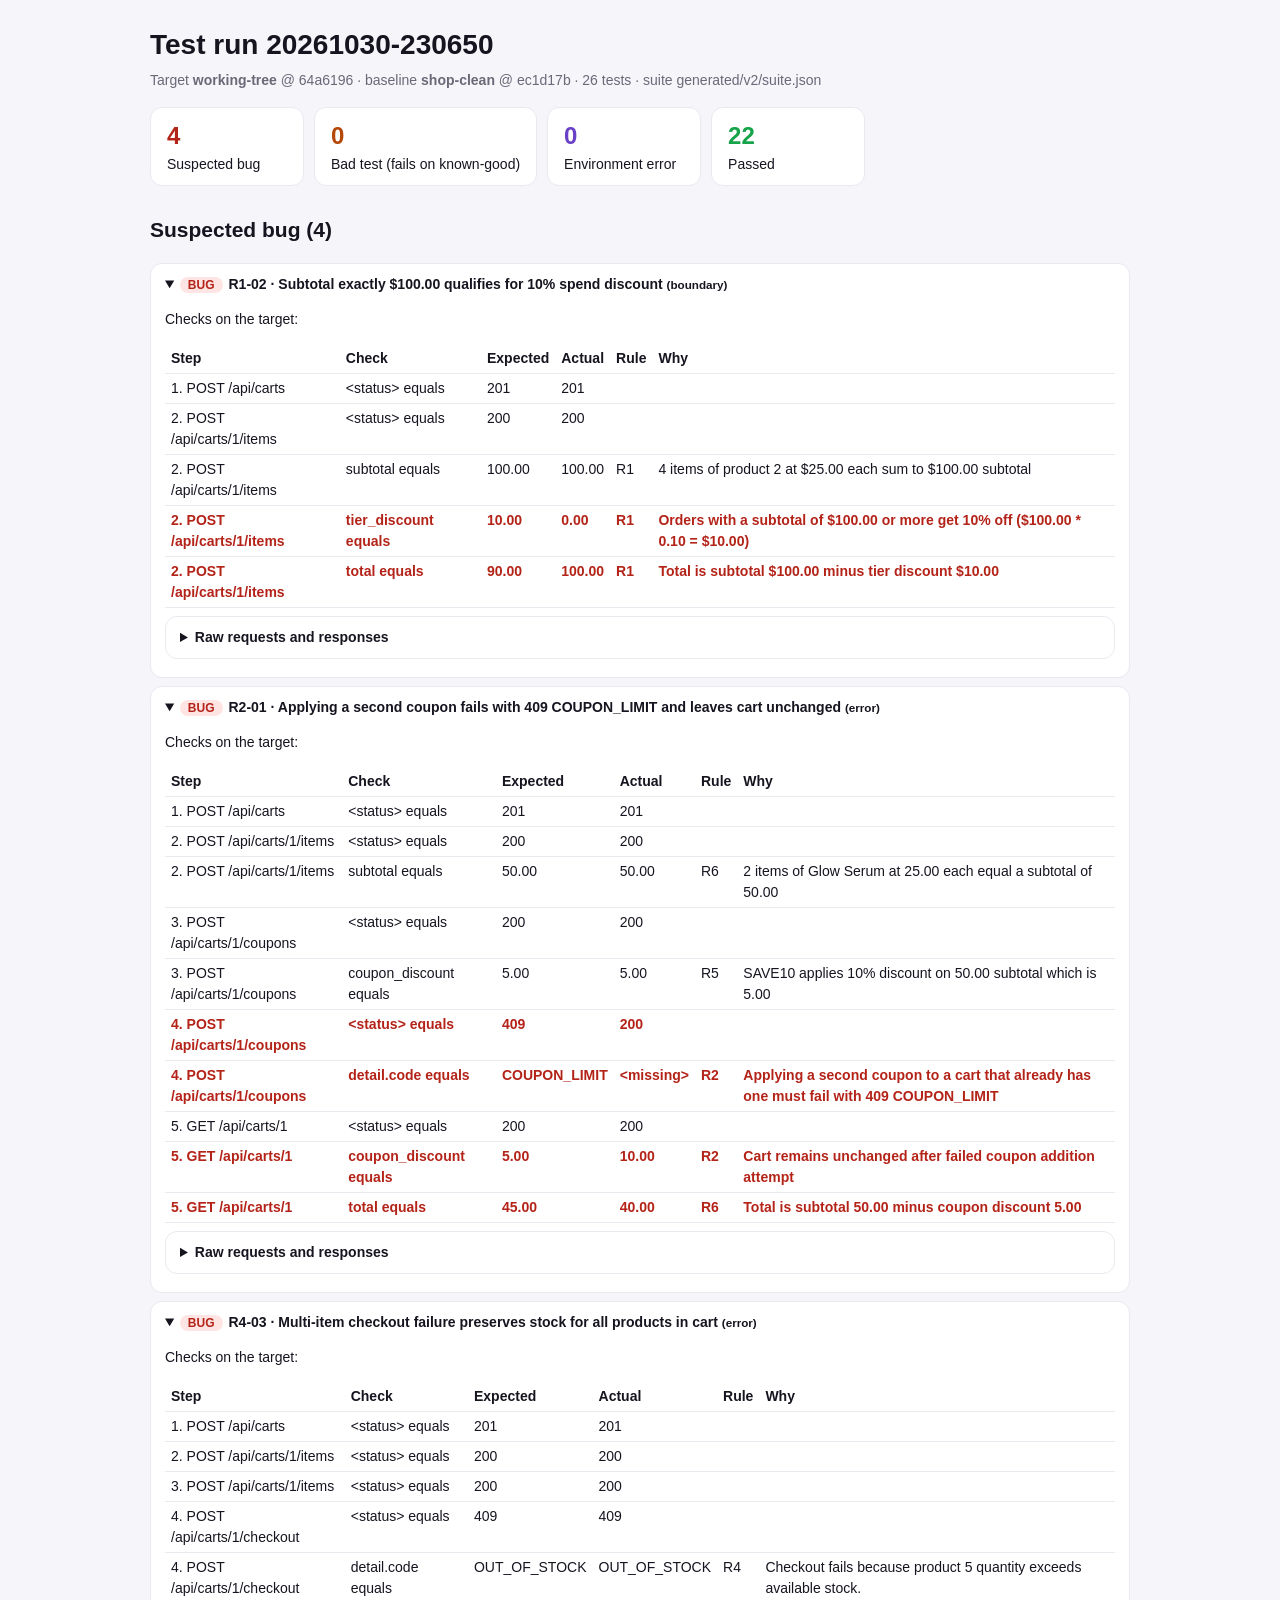
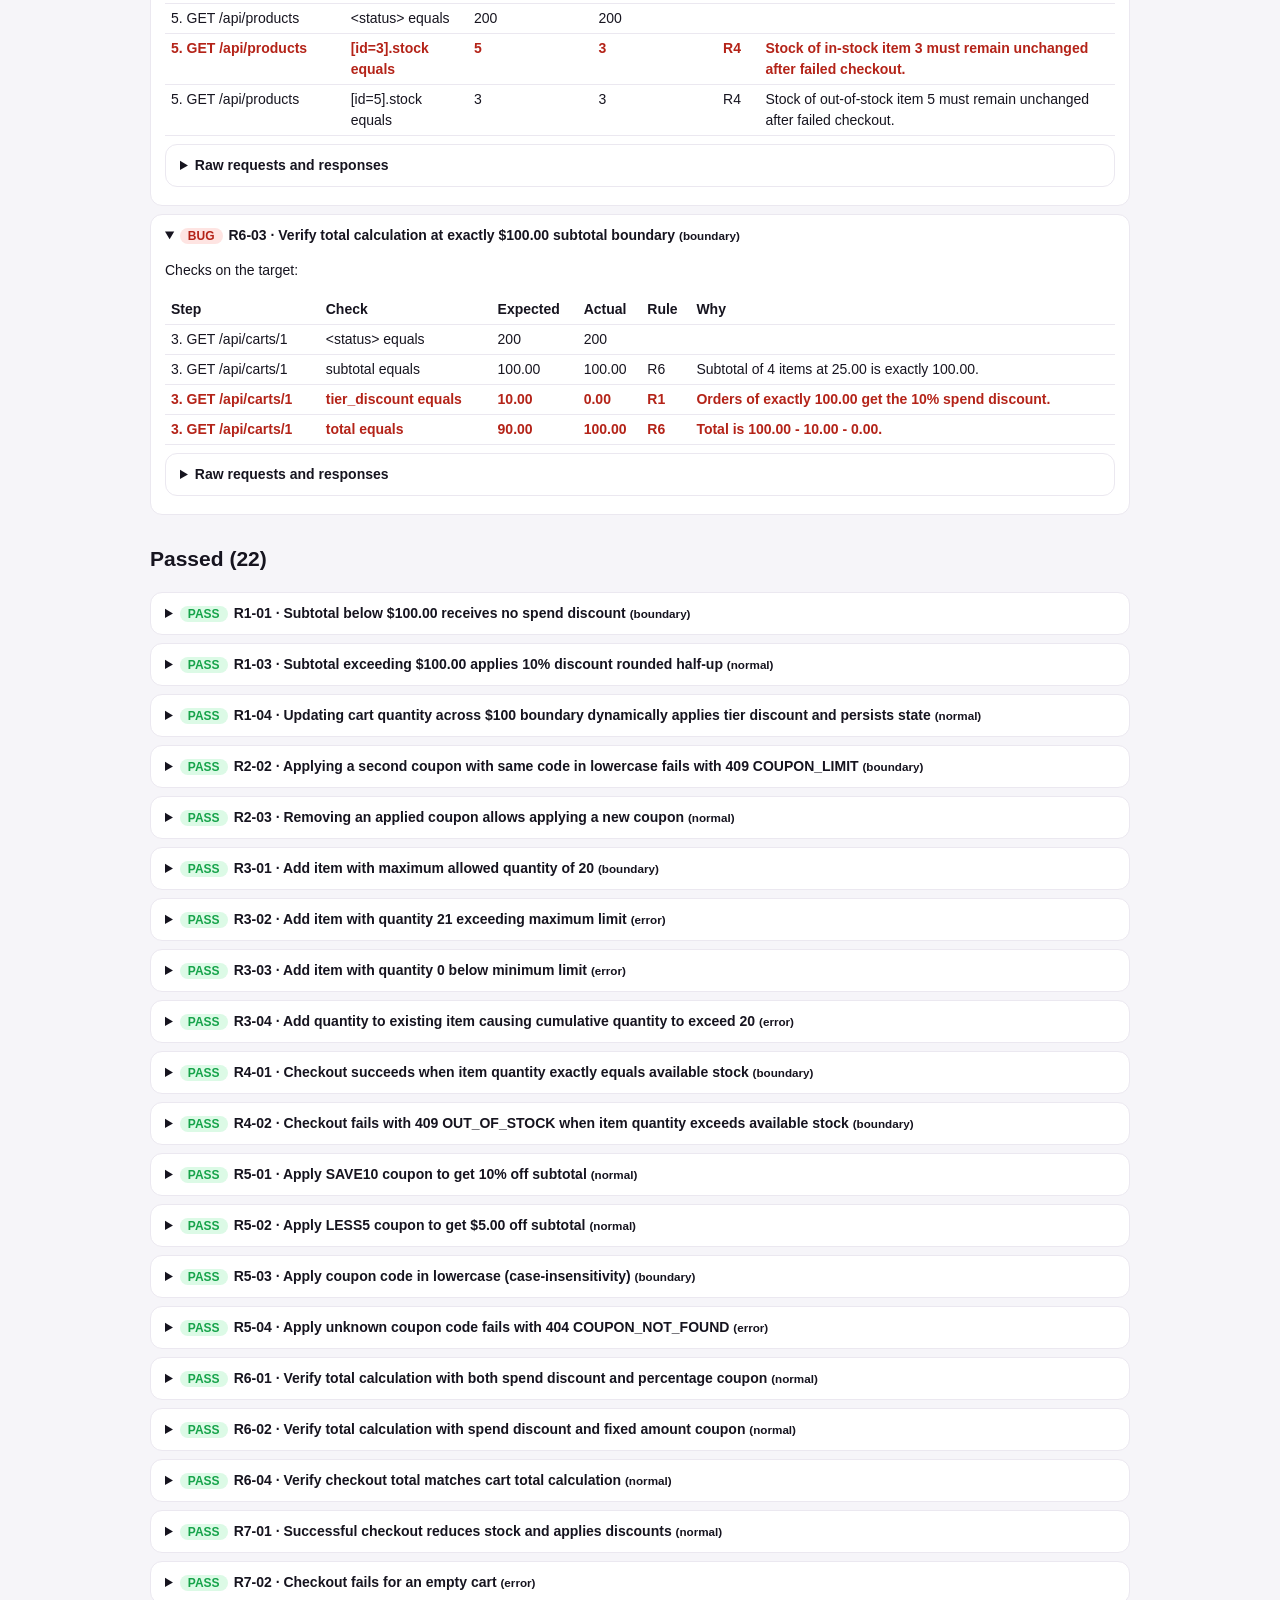
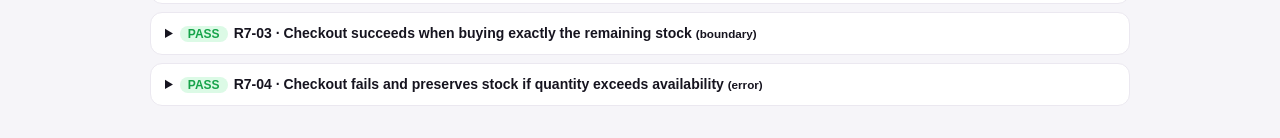
<file: evidence/v2/run-buggy/report.html>
<!doctype html><html><head><meta charset='utf-8'><meta name='viewport' content='width=device-width,initial-scale=1'><title>Test report 20261030-230650</title><style>
body{font:14px/1.5 -apple-system,Segoe UI,Roboto,sans-serif;margin:0;background:#f6f5f9;color:#16141f}
main{max-width:980px;margin:0 auto;padding:24px 16px}
h1{margin:0 0 4px} .meta{color:#6b6878;margin-bottom:16px}
.tiles{display:flex;gap:10px;flex-wrap:wrap;margin-bottom:20px}
.tile{background:#fff;border:1px solid #ebe8f0;border-radius:12px;padding:10px 16px;min-width:120px}
.tile b{font-size:24px;display:block}
.BUG b{color:#b42318} .BAD_TEST b{color:#b54708} .ENV_ERROR b{color:#6941c6} .PASS b{color:#16a34a}
details{background:#fff;border:1px solid #ebe8f0;border-radius:12px;margin:8px 0;padding:10px 14px}
summary{cursor:pointer;font-weight:600} .tag{font-size:12px;padding:1px 8px;border-radius:999px;margin-right:6px}
.tag.BUG{background:#fee4e2;color:#b42318} .tag.BAD_TEST{background:#fef0c7;color:#b54708}
.tag.ENV_ERROR{background:#ebe9fe;color:#6941c6} .tag.PASS{background:#dcfae6;color:#16a34a}
table{border-collapse:collapse;width:100%;margin:8px 0} td,th{border-bottom:1px solid #ebe8f0;padding:4px 6px;text-align:left;vertical-align:top}
.fail{color:#b42318;font-weight:600} pre{background:#f6f5f9;padding:8px;border-radius:8px;overflow:auto;font-size:12px;margin:4px 0}
h2{margin-top:28px}
</style></head><body><main><h1>Test run 20261030-230650</h1><div class='meta'>Target <b>working-tree</b> @ 64a6196 · baseline <b>shop-clean</b> @ ec1d17b · 26 tests · suite generated/v2/suite.json</div><div class='tiles'><div class='tile BUG'><b>4</b>Suspected bug</div><div class='tile BAD_TEST'><b>0</b>Bad test (fails on known-good)</div><div class='tile ENV_ERROR'><b>0</b>Environment error</div><div class='tile PASS'><b>22</b>Passed</div></div><h2>Suspected bug (4)</h2><details open><summary><span class='tag BUG'>BUG</span>R1-02 · Subtotal exactly $100.00 qualifies for 10% spend discount <small>(boundary)</small></summary><p>Checks on the target:</p><table><tr><th>Step</th><th>Check</th><th>Expected</th><th>Actual</th><th>Rule</th><th>Why</th></tr><tr class=''><td>1. POST /api/carts</td><td>&lt;status&gt; equals</td><td>201</td><td>201</td><td></td><td></td></tr><tr class=''><td>2. POST /api/carts/1/items</td><td>&lt;status&gt; equals</td><td>200</td><td>200</td><td></td><td></td></tr><tr class=''><td>2. POST /api/carts/1/items</td><td>subtotal equals</td><td>100.00</td><td>100.00</td><td>R1</td><td>4 items of product 2 at $25.00 each sum to $100.00 subtotal</td></tr><tr class='fail'><td>2. POST /api/carts/1/items</td><td>tier_discount equals</td><td>10.00</td><td>0.00</td><td>R1</td><td>Orders with a subtotal of $100.00 or more get 10% off ($100.00 * 0.10 = $10.00)</td></tr><tr class='fail'><td>2. POST /api/carts/1/items</td><td>total equals</td><td>90.00</td><td>100.00</td><td>R1</td><td>Total is subtotal $100.00 minus tier discount $10.00</td></tr></table><details><summary>Raw requests and responses</summary><pre>1. {&quot;method&quot;: &quot;POST&quot;, &quot;path&quot;: &quot;/api/carts&quot;, &quot;body&quot;: null}
→ {&quot;status&quot;: 201, &quot;body&quot;: {&quot;id&quot;: 1, &quot;items&quot;: [], &quot;coupons&quot;: [], &quot;subtotal&quot;: &quot;0.00&quot;, &quot;tier_discount&quot;: &quot;0.00&quot;, &quot;coupon_discount&quot;: &quot;0.00&quot;, &quot;total&quot;: &quot;0.00&quot;}}</pre><pre>2. {&quot;method&quot;: &quot;POST&quot;, &quot;path&quot;: &quot;/api/carts/1/items&quot;, &quot;body&quot;: {&quot;product_id&quot;: 2, &quot;qty&quot;: 4}}
→ {&quot;status&quot;: 200, &quot;body&quot;: {&quot;id&quot;: 1, &quot;items&quot;: [{&quot;product_id&quot;: 2, &quot;name&quot;: &quot;Glow Serum&quot;, &quot;emoji&quot;: &quot;✨&quot;, &quot;price&quot;: &quot;25.00&quot;, &quot;qty&quot;: 4}], &quot;coupons&quot;: [], &quot;subtotal&quot;: &quot;100.00&quot;, &quot;tier_discount&quot;: &quot;0.00&quot;, &quot;coupon_discount&quot;: &quot;0.00&quot;, &quot;total&quot;: &quot;100.00&quot;}}</pre></details></details><details open><summary><span class='tag BUG'>BUG</span>R2-01 · Applying a second coupon fails with 409 COUPON_LIMIT and leaves cart unchanged <small>(error)</small></summary><p>Checks on the target:</p><table><tr><th>Step</th><th>Check</th><th>Expected</th><th>Actual</th><th>Rule</th><th>Why</th></tr><tr class=''><td>1. POST /api/carts</td><td>&lt;status&gt; equals</td><td>201</td><td>201</td><td></td><td></td></tr><tr class=''><td>2. POST /api/carts/1/items</td><td>&lt;status&gt; equals</td><td>200</td><td>200</td><td></td><td></td></tr><tr class=''><td>2. POST /api/carts/1/items</td><td>subtotal equals</td><td>50.00</td><td>50.00</td><td>R6</td><td>2 items of Glow Serum at 25.00 each equal a subtotal of 50.00</td></tr><tr class=''><td>3. POST /api/carts/1/coupons</td><td>&lt;status&gt; equals</td><td>200</td><td>200</td><td></td><td></td></tr><tr class=''><td>3. POST /api/carts/1/coupons</td><td>coupon_discount equals</td><td>5.00</td><td>5.00</td><td>R5</td><td>SAVE10 applies 10% discount on 50.00 subtotal which is 5.00</td></tr><tr class='fail'><td>4. POST /api/carts/1/coupons</td><td>&lt;status&gt; equals</td><td>409</td><td>200</td><td></td><td></td></tr><tr class='fail'><td>4. POST /api/carts/1/coupons</td><td>detail.code equals</td><td>COUPON_LIMIT</td><td>&lt;missing&gt;</td><td>R2</td><td>Applying a second coupon to a cart that already has one must fail with 409 COUPON_LIMIT</td></tr><tr class=''><td>5. GET /api/carts/1</td><td>&lt;status&gt; equals</td><td>200</td><td>200</td><td></td><td></td></tr><tr class='fail'><td>5. GET /api/carts/1</td><td>coupon_discount equals</td><td>5.00</td><td>10.00</td><td>R2</td><td>Cart remains unchanged after failed coupon addition attempt</td></tr><tr class='fail'><td>5. GET /api/carts/1</td><td>total equals</td><td>45.00</td><td>40.00</td><td>R6</td><td>Total is subtotal 50.00 minus coupon discount 5.00</td></tr></table><details><summary>Raw requests and responses</summary><pre>1. {&quot;method&quot;: &quot;POST&quot;, &quot;path&quot;: &quot;/api/carts&quot;, &quot;body&quot;: null}
→ {&quot;status&quot;: 201, &quot;body&quot;: {&quot;id&quot;: 1, &quot;items&quot;: [], &quot;coupons&quot;: [], &quot;subtotal&quot;: &quot;0.00&quot;, &quot;tier_discount&quot;: &quot;0.00&quot;, &quot;coupon_discount&quot;: &quot;0.00&quot;, &quot;total&quot;: &quot;0.00&quot;}}</pre><pre>2. {&quot;method&quot;: &quot;POST&quot;, &quot;path&quot;: &quot;/api/carts/1/items&quot;, &quot;body&quot;: {&quot;product_id&quot;: 2, &quot;qty&quot;: 2}}
→ {&quot;status&quot;: 200, &quot;body&quot;: {&quot;id&quot;: 1, &quot;items&quot;: [{&quot;product_id&quot;: 2, &quot;name&quot;: &quot;Glow Serum&quot;, &quot;emoji&quot;: &quot;✨&quot;, &quot;price&quot;: &quot;25.00&quot;, &quot;qty&quot;: 2}], &quot;coupons&quot;: [], &quot;subtotal&quot;: &quot;50.00&quot;, &quot;tier_discount&quot;: &quot;0.00&quot;, &quot;coupon_discount&quot;: &quot;0.00&quot;, &quot;total&quot;: &quot;50.00&quot;}}</pre><pre>3. {&quot;method&quot;: &quot;POST&quot;, &quot;path&quot;: &quot;/api/carts/1/coupons&quot;, &quot;body&quot;: {&quot;code&quot;: &quot;SAVE10&quot;}}
→ {&quot;status&quot;: 200, &quot;body&quot;: {&quot;id&quot;: 1, &quot;items&quot;: [{&quot;product_id&quot;: 2, &quot;name&quot;: &quot;Glow Serum&quot;, &quot;emoji&quot;: &quot;✨&quot;, &quot;price&quot;: &quot;25.00&quot;, &quot;qty&quot;: 2}], &quot;coupons&quot;: [&quot;SAVE10&quot;], &quot;subtotal&quot;: &quot;50.00&quot;, &quot;tier_discount&quot;: &quot;0.00&quot;, &quot;coupon_discount&quot;: &quot;5.00&quot;, &quot;total&quot;: &quot;45.00&quot;}}</pre><pre>4. {&quot;method&quot;: &quot;POST&quot;, &quot;path&quot;: &quot;/api/carts/1/coupons&quot;, &quot;body&quot;: {&quot;code&quot;: &quot;LESS5&quot;}}
→ {&quot;status&quot;: 200, &quot;body&quot;: {&quot;id&quot;: 1, &quot;items&quot;: [{&quot;product_id&quot;: 2, &quot;name&quot;: &quot;Glow Serum&quot;, &quot;emoji&quot;: &quot;✨&quot;, &quot;price&quot;: &quot;25.00&quot;, &quot;qty&quot;: 2}], &quot;coupons&quot;: [&quot;LESS5&quot;, &quot;SAVE10&quot;], &quot;subtotal&quot;: &quot;50.00&quot;, &quot;tier_discount&quot;: &quot;0.00&quot;, &quot;coupon_discount&quot;: &quot;10.00&quot;, &quot;total&quot;: &quot;40.00&quot;}}</pre><pre>5. {&quot;method&quot;: &quot;GET&quot;, &quot;path&quot;: &quot;/api/carts/1&quot;, &quot;body&quot;: null}
→ {&quot;status&quot;: 200, &quot;body&quot;: {&quot;id&quot;: 1, &quot;items&quot;: [{&quot;product_id&quot;: 2, &quot;name&quot;: &quot;Glow Serum&quot;, &quot;emoji&quot;: &quot;✨&quot;, &quot;price&quot;: &quot;25.00&quot;, &quot;qty&quot;: 2}], &quot;coupons&quot;: [&quot;LESS5&quot;, &quot;SAVE10&quot;], &quot;subtotal&quot;: &quot;50.00&quot;, &quot;tier_discount&quot;: &quot;0.00&quot;, &quot;coupon_discount&quot;: &quot;10.00&quot;, &quot;total&quot;: &quot;40.00&quot;}}</pre></details></details><details open><summary><span class='tag BUG'>BUG</span>R4-03 · Multi-item checkout failure preserves stock for all products in cart <small>(error)</small></summary><p>Checks on the target:</p><table><tr><th>Step</th><th>Check</th><th>Expected</th><th>Actual</th><th>Rule</th><th>Why</th></tr><tr class=''><td>1. POST /api/carts</td><td>&lt;status&gt; equals</td><td>201</td><td>201</td><td></td><td></td></tr><tr class=''><td>2. POST /api/carts/1/items</td><td>&lt;status&gt; equals</td><td>200</td><td>200</td><td></td><td></td></tr><tr class=''><td>3. POST /api/carts/1/items</td><td>&lt;status&gt; equals</td><td>200</td><td>200</td><td></td><td></td></tr><tr class=''><td>4. POST /api/carts/1/checkout</td><td>&lt;status&gt; equals</td><td>409</td><td>409</td><td></td><td></td></tr><tr class=''><td>4. POST /api/carts/1/checkout</td><td>detail.code equals</td><td>OUT_OF_STOCK</td><td>OUT_OF_STOCK</td><td>R4</td><td>Checkout fails because product 5 quantity exceeds available stock.</td></tr><tr class=''><td>5. GET /api/products</td><td>&lt;status&gt; equals</td><td>200</td><td>200</td><td></td><td></td></tr><tr class='fail'><td>5. GET /api/products</td><td>[id=3].stock equals</td><td>5</td><td>3</td><td>R4</td><td>Stock of in-stock item 3 must remain unchanged after failed checkout.</td></tr><tr class=''><td>5. GET /api/products</td><td>[id=5].stock equals</td><td>3</td><td>3</td><td>R4</td><td>Stock of out-of-stock item 5 must remain unchanged after failed checkout.</td></tr></table><details><summary>Raw requests and responses</summary><pre>1. {&quot;method&quot;: &quot;POST&quot;, &quot;path&quot;: &quot;/api/carts&quot;, &quot;body&quot;: null}
→ {&quot;status&quot;: 201, &quot;body&quot;: {&quot;id&quot;: 1, &quot;items&quot;: [], &quot;coupons&quot;: [], &quot;subtotal&quot;: &quot;0.00&quot;, &quot;tier_discount&quot;: &quot;0.00&quot;, &quot;coupon_discount&quot;: &quot;0.00&quot;, &quot;total&quot;: &quot;0.00&quot;}}</pre><pre>2. {&quot;method&quot;: &quot;POST&quot;, &quot;path&quot;: &quot;/api/carts/1/items&quot;, &quot;body&quot;: {&quot;product_id&quot;: 3, &quot;qty&quot;: 2}}
→ {&quot;status&quot;: 200, &quot;body&quot;: {&quot;id&quot;: 1, &quot;items&quot;: [{&quot;product_id&quot;: 3, &quot;name&quot;: &quot;LED Ring Light&quot;, &quot;emoji&quot;: &quot;💡&quot;, &quot;price&quot;: &quot;59.00&quot;, &quot;qty&quot;: 2}], &quot;coupons&quot;: [], &quot;subtotal&quot;: &quot;118.00&quot;, &quot;tier_discount&quot;: &quot;11.80&quot;, &quot;coupon_discount&quot;: &quot;0.00&quot;, &quot;total&quot;: &quot;106.20&quot;}}</pre><pre>3. {&quot;method&quot;: &quot;POST&quot;, &quot;path&quot;: &quot;/api/carts/1/items&quot;, &quot;body&quot;: {&quot;product_id&quot;: 5, &quot;qty&quot;: 4}}
→ {&quot;status&quot;: 200, &quot;body&quot;: {&quot;id&quot;: 1, &quot;items&quot;: [{&quot;product_id&quot;: 3, &quot;name&quot;: &quot;LED Ring Light&quot;, &quot;emoji&quot;: &quot;💡&quot;, &quot;price&quot;: &quot;59.00&quot;, &quot;qty&quot;: 2}, {&quot;product_id&quot;: 5, &quot;name&quot;: &quot;Phone Tripod&quot;, &quot;emoji&quot;: &quot;📱&quot;, &quot;price&quot;: &quot;19.50&quot;, &quot;qty&quot;: 4}], &quot;coupons&quot;: [], &quot;subtotal&quot;: &quot;196.00&quot;, &quot;tier_discount&quot;: &quot;19.60&quot;, &quot;coupon_discount&quot;: &quot;0.00&quot;, &quot;total&quot;: &quot;176.40&quot;}}</pre><pre>4. {&quot;method&quot;: &quot;POST&quot;, &quot;path&quot;: &quot;/api/carts/1/checkout&quot;, &quot;body&quot;: null}
→ {&quot;status&quot;: 409, &quot;body&quot;: {&quot;detail&quot;: {&quot;code&quot;: &quot;OUT_OF_STOCK&quot;, &quot;message&quot;: &quot;Only 3 left of Phone Tripod&quot;}}}</pre><pre>5. {&quot;method&quot;: &quot;GET&quot;, &quot;path&quot;: &quot;/api/products&quot;, &quot;body&quot;: null}
→ {&quot;status&quot;: 200, &quot;body&quot;: [{&quot;id&quot;: 1, &quot;name&quot;: &quot;Wireless Earbuds&quot;, &quot;price&quot;: &quot;39.90&quot;, &quot;stock&quot;: 50, &quot;emoji&quot;: &quot;🎧&quot;}, {&quot;id&quot;: 2, &quot;name&quot;: &quot;Glow Serum&quot;, &quot;price&quot;: &quot;25.00&quot;, &quot;stock&quot;: 100, &quot;emoji&quot;: &quot;✨&quot;}, {&quot;id&quot;: 3, &quot;name&quot;: &quot;LED Ring Light&quot;, &quot;price&quot;: &quot;59.00&quot;, &quot;stock&quot;: 3, &quot;emoji&quot;: &quot;💡&quot;}, {&quot;id&quot;: 4, &quot;name&quot;: &quot;Oversized Hoodie&quot;, &quot;price&quot;: &quot;45.00&quot;, &quot;stock&quot;: 30, &quot;emoji&quot;: &quot;🧥&quot;}, {&quot;id&quot;: 5, &quot;name&quot;: &quot;Phone Tripod&quot;, &quot;price&quot;: &quot;19.50&quot;, &quot;stock&quot;: 3, &quot;emoji&quot;: &quot;📱&quot;}, {&quot;id&quot;: 6, &quot;name&quot;: &quot;Matcha Starter Kit&quot;, &quot;price&quot;: &quot;32.00&quot;, &quot;stock&quot;: 40, &quot;emoji&quot;: &quot;🍵&quot;}]}</pre></details></details><details open><summary><span class='tag BUG'>BUG</span>R6-03 · Verify total calculation at exactly $100.00 subtotal boundary <small>(boundary)</small></summary><p>Checks on the target:</p><table><tr><th>Step</th><th>Check</th><th>Expected</th><th>Actual</th><th>Rule</th><th>Why</th></tr><tr class=''><td>3. GET /api/carts/1</td><td>&lt;status&gt; equals</td><td>200</td><td>200</td><td></td><td></td></tr><tr class=''><td>3. GET /api/carts/1</td><td>subtotal equals</td><td>100.00</td><td>100.00</td><td>R6</td><td>Subtotal of 4 items at 25.00 is exactly 100.00.</td></tr><tr class='fail'><td>3. GET /api/carts/1</td><td>tier_discount equals</td><td>10.00</td><td>0.00</td><td>R1</td><td>Orders of exactly 100.00 get the 10% spend discount.</td></tr><tr class='fail'><td>3. GET /api/carts/1</td><td>total equals</td><td>90.00</td><td>100.00</td><td>R6</td><td>Total is 100.00 - 10.00 - 0.00.</td></tr></table><details><summary>Raw requests and responses</summary><pre>1. {&quot;method&quot;: &quot;POST&quot;, &quot;path&quot;: &quot;/api/carts&quot;, &quot;body&quot;: null}
→ {&quot;status&quot;: 201, &quot;body&quot;: {&quot;id&quot;: 1, &quot;items&quot;: [], &quot;coupons&quot;: [], &quot;subtotal&quot;: &quot;0.00&quot;, &quot;tier_discount&quot;: &quot;0.00&quot;, &quot;coupon_discount&quot;: &quot;0.00&quot;, &quot;total&quot;: &quot;0.00&quot;}}</pre><pre>2. {&quot;method&quot;: &quot;POST&quot;, &quot;path&quot;: &quot;/api/carts/1/items&quot;, &quot;body&quot;: {&quot;product_id&quot;: 2, &quot;qty&quot;: 4}}
→ {&quot;status&quot;: 200, &quot;body&quot;: {&quot;id&quot;: 1, &quot;items&quot;: [{&quot;product_id&quot;: 2, &quot;name&quot;: &quot;Glow Serum&quot;, &quot;emoji&quot;: &quot;✨&quot;, &quot;price&quot;: &quot;25.00&quot;, &quot;qty&quot;: 4}], &quot;coupons&quot;: [], &quot;subtotal&quot;: &quot;100.00&quot;, &quot;tier_discount&quot;: &quot;0.00&quot;, &quot;coupon_discount&quot;: &quot;0.00&quot;, &quot;total&quot;: &quot;100.00&quot;}}</pre><pre>3. {&quot;method&quot;: &quot;GET&quot;, &quot;path&quot;: &quot;/api/carts/1&quot;, &quot;body&quot;: null}
→ {&quot;status&quot;: 200, &quot;body&quot;: {&quot;id&quot;: 1, &quot;items&quot;: [{&quot;product_id&quot;: 2, &quot;name&quot;: &quot;Glow Serum&quot;, &quot;emoji&quot;: &quot;✨&quot;, &quot;price&quot;: &quot;25.00&quot;, &quot;qty&quot;: 4}], &quot;coupons&quot;: [], &quot;subtotal&quot;: &quot;100.00&quot;, &quot;tier_discount&quot;: &quot;0.00&quot;, &quot;coupon_discount&quot;: &quot;0.00&quot;, &quot;total&quot;: &quot;100.00&quot;}}</pre></details></details><h2>Passed (22)</h2><details ><summary><span class='tag PASS'>PASS</span>R1-01 · Subtotal below $100.00 receives no spend discount <small>(boundary)</small></summary><p>Checks on the target:</p><table><tr><th>Step</th><th>Check</th><th>Expected</th><th>Actual</th><th>Rule</th><th>Why</th></tr><tr class=''><td>1. POST /api/carts</td><td>&lt;status&gt; equals</td><td>201</td><td>201</td><td></td><td></td></tr><tr class=''><td>2. POST /api/carts/1/items</td><td>&lt;status&gt; equals</td><td>200</td><td>200</td><td></td><td></td></tr><tr class=''><td>2. POST /api/carts/1/items</td><td>subtotal equals</td><td>75.00</td><td>75.00</td><td>R1</td><td>3 items of product 2 at $25.00 each sum to $75.00 subtotal</td></tr><tr class=''><td>2. POST /api/carts/1/items</td><td>tier_discount equals</td><td>0.00</td><td>0.00</td><td>R1</td><td>Orders below $100.00 receive no spend discount</td></tr><tr class=''><td>2. POST /api/carts/1/items</td><td>total equals</td><td>75.00</td><td>75.00</td><td>R1</td><td>Total equals subtotal of $75.00 minus $0.00 tier discount</td></tr></table><details><summary>Raw requests and responses</summary><pre>1. {&quot;method&quot;: &quot;POST&quot;, &quot;path&quot;: &quot;/api/carts&quot;, &quot;body&quot;: null}
→ {&quot;status&quot;: 201, &quot;body&quot;: {&quot;id&quot;: 1, &quot;items&quot;: [], &quot;coupons&quot;: [], &quot;subtotal&quot;: &quot;0.00&quot;, &quot;tier_discount&quot;: &quot;0.00&quot;, &quot;coupon_discount&quot;: &quot;0.00&quot;, &quot;total&quot;: &quot;0.00&quot;}}</pre><pre>2. {&quot;method&quot;: &quot;POST&quot;, &quot;path&quot;: &quot;/api/carts/1/items&quot;, &quot;body&quot;: {&quot;product_id&quot;: 2, &quot;qty&quot;: 3}}
→ {&quot;status&quot;: 200, &quot;body&quot;: {&quot;id&quot;: 1, &quot;items&quot;: [{&quot;product_id&quot;: 2, &quot;name&quot;: &quot;Glow Serum&quot;, &quot;emoji&quot;: &quot;✨&quot;, &quot;price&quot;: &quot;25.00&quot;, &quot;qty&quot;: 3}], &quot;coupons&quot;: [], &quot;subtotal&quot;: &quot;75.00&quot;, &quot;tier_discount&quot;: &quot;0.00&quot;, &quot;coupon_discount&quot;: &quot;0.00&quot;, &quot;total&quot;: &quot;75.00&quot;}}</pre></details></details><details ><summary><span class='tag PASS'>PASS</span>R1-03 · Subtotal exceeding $100.00 applies 10% discount rounded half-up <small>(normal)</small></summary><p>Checks on the target:</p><table><tr><th>Step</th><th>Check</th><th>Expected</th><th>Actual</th><th>Rule</th><th>Why</th></tr><tr class=''><td>1. POST /api/carts</td><td>&lt;status&gt; equals</td><td>201</td><td>201</td><td></td><td></td></tr><tr class=''><td>2. POST /api/carts/1/items</td><td>&lt;status&gt; equals</td><td>200</td><td>200</td><td></td><td></td></tr><tr class=''><td>2. POST /api/carts/1/items</td><td>subtotal equals</td><td>119.70</td><td>119.70</td><td>R1</td><td>3 items of product 1 at $39.90 each sum to $119.70 subtotal</td></tr><tr class=''><td>2. POST /api/carts/1/items</td><td>tier_discount equals</td><td>11.97</td><td>11.97</td><td>R1</td><td>10% discount on $119.70 subtotal is $11.97</td></tr><tr class=''><td>2. POST /api/carts/1/items</td><td>total equals</td><td>107.73</td><td>107.73</td><td>R1</td><td>Total is subtotal $119.70 minus tier discount $11.97</td></tr></table><details><summary>Raw requests and responses</summary><pre>1. {&quot;method&quot;: &quot;POST&quot;, &quot;path&quot;: &quot;/api/carts&quot;, &quot;body&quot;: null}
→ {&quot;status&quot;: 201, &quot;body&quot;: {&quot;id&quot;: 1, &quot;items&quot;: [], &quot;coupons&quot;: [], &quot;subtotal&quot;: &quot;0.00&quot;, &quot;tier_discount&quot;: &quot;0.00&quot;, &quot;coupon_discount&quot;: &quot;0.00&quot;, &quot;total&quot;: &quot;0.00&quot;}}</pre><pre>2. {&quot;method&quot;: &quot;POST&quot;, &quot;path&quot;: &quot;/api/carts/1/items&quot;, &quot;body&quot;: {&quot;product_id&quot;: 1, &quot;qty&quot;: 3}}
→ {&quot;status&quot;: 200, &quot;body&quot;: {&quot;id&quot;: 1, &quot;items&quot;: [{&quot;product_id&quot;: 1, &quot;name&quot;: &quot;Wireless Earbuds&quot;, &quot;emoji&quot;: &quot;🎧&quot;, &quot;price&quot;: &quot;39.90&quot;, &quot;qty&quot;: 3}], &quot;coupons&quot;: [], &quot;subtotal&quot;: &quot;119.70&quot;, &quot;tier_discount&quot;: &quot;11.97&quot;, &quot;coupon_discount&quot;: &quot;0.00&quot;, &quot;total&quot;: &quot;107.73&quot;}}</pre></details></details><details ><summary><span class='tag PASS'>PASS</span>R1-04 · Updating cart quantity across $100 boundary dynamically applies tier discount and persists state <small>(normal)</small></summary><p>Checks on the target:</p><table><tr><th>Step</th><th>Check</th><th>Expected</th><th>Actual</th><th>Rule</th><th>Why</th></tr><tr class=''><td>1. POST /api/carts</td><td>&lt;status&gt; equals</td><td>201</td><td>201</td><td></td><td></td></tr><tr class=''><td>2. POST /api/carts/1/items</td><td>&lt;status&gt; equals</td><td>200</td><td>200</td><td></td><td></td></tr><tr class=''><td>2. POST /api/carts/1/items</td><td>subtotal equals</td><td>90.00</td><td>90.00</td><td>R1</td><td>2 items of product 4 at $45.00 each sum to $90.00</td></tr><tr class=''><td>2. POST /api/carts/1/items</td><td>tier_discount equals</td><td>0.00</td><td>0.00</td><td>R1</td><td>Subtotal $90.00 is below $100.00, so tier discount is $0.00</td></tr><tr class=''><td>3. PATCH /api/carts/1/items/4</td><td>&lt;status&gt; equals</td><td>200</td><td>200</td><td></td><td></td></tr><tr class=''><td>3. PATCH /api/carts/1/items/4</td><td>subtotal equals</td><td>135.00</td><td>135.00</td><td>R1</td><td>3 items of product 4 at $45.00 each sum to $135.00</td></tr><tr class=''><td>3. PATCH /api/carts/1/items/4</td><td>tier_discount equals</td><td>13.50</td><td>13.50</td><td>R1</td><td>Subtotal increased above $100.00 triggers 10% tier discount of $13.50</td></tr><tr class=''><td>3. PATCH /api/carts/1/items/4</td><td>total equals</td><td>121.50</td><td>121.50</td><td>R1</td><td>Total updated to subtotal $135.00 minus tier discount $13.50</td></tr><tr class=''><td>4. GET /api/carts/1</td><td>&lt;status&gt; equals</td><td>200</td><td>200</td><td></td><td></td></tr><tr class=''><td>4. GET /api/carts/1</td><td>subtotal equals</td><td>135.00</td><td>135.00</td><td>R1</td><td>Persisted cart subtotal remains $135.00</td></tr><tr class=''><td>4. GET /api/carts/1</td><td>tier_discount equals</td><td>13.50</td><td>13.50</td><td>R1</td><td>Persisted cart tier discount remains $13.50</td></tr><tr class=''><td>4. GET /api/carts/1</td><td>total equals</td><td>121.50</td><td>121.50</td><td>R1</td><td>Persisted cart total remains $121.50</td></tr></table><details><summary>Raw requests and responses</summary><pre>1. {&quot;method&quot;: &quot;POST&quot;, &quot;path&quot;: &quot;/api/carts&quot;, &quot;body&quot;: null}
→ {&quot;status&quot;: 201, &quot;body&quot;: {&quot;id&quot;: 1, &quot;items&quot;: [], &quot;coupons&quot;: [], &quot;subtotal&quot;: &quot;0.00&quot;, &quot;tier_discount&quot;: &quot;0.00&quot;, &quot;coupon_discount&quot;: &quot;0.00&quot;, &quot;total&quot;: &quot;0.00&quot;}}</pre><pre>2. {&quot;method&quot;: &quot;POST&quot;, &quot;path&quot;: &quot;/api/carts/1/items&quot;, &quot;body&quot;: {&quot;product_id&quot;: 4, &quot;qty&quot;: 2}}
→ {&quot;status&quot;: 200, &quot;body&quot;: {&quot;id&quot;: 1, &quot;items&quot;: [{&quot;product_id&quot;: 4, &quot;name&quot;: &quot;Oversized Hoodie&quot;, &quot;emoji&quot;: &quot;🧥&quot;, &quot;price&quot;: &quot;45.00&quot;, &quot;qty&quot;: 2}], &quot;coupons&quot;: [], &quot;subtotal&quot;: &quot;90.00&quot;, &quot;tier_discount&quot;: &quot;0.00&quot;, &quot;coupon_discount&quot;: &quot;0.00&quot;, &quot;total&quot;: &quot;90.00&quot;}}</pre><pre>3. {&quot;method&quot;: &quot;PATCH&quot;, &quot;path&quot;: &quot;/api/carts/1/items/4&quot;, &quot;body&quot;: {&quot;qty&quot;: 3}}
→ {&quot;status&quot;: 200, &quot;body&quot;: {&quot;id&quot;: 1, &quot;items&quot;: [{&quot;product_id&quot;: 4, &quot;name&quot;: &quot;Oversized Hoodie&quot;, &quot;emoji&quot;: &quot;🧥&quot;, &quot;price&quot;: &quot;45.00&quot;, &quot;qty&quot;: 3}], &quot;coupons&quot;: [], &quot;subtotal&quot;: &quot;135.00&quot;, &quot;tier_discount&quot;: &quot;13.50&quot;, &quot;coupon_discount&quot;: &quot;0.00&quot;, &quot;total&quot;: &quot;121.50&quot;}}</pre><pre>4. {&quot;method&quot;: &quot;GET&quot;, &quot;path&quot;: &quot;/api/carts/1&quot;, &quot;body&quot;: null}
→ {&quot;status&quot;: 200, &quot;body&quot;: {&quot;id&quot;: 1, &quot;items&quot;: [{&quot;product_id&quot;: 4, &quot;name&quot;: &quot;Oversized Hoodie&quot;, &quot;emoji&quot;: &quot;🧥&quot;, &quot;price&quot;: &quot;45.00&quot;, &quot;qty&quot;: 3}], &quot;coupons&quot;: [], &quot;subtotal&quot;: &quot;135.00&quot;, &quot;tier_discount&quot;: &quot;13.50&quot;, &quot;coupon_discount&quot;: &quot;0.00&quot;, &quot;total&quot;: &quot;121.50&quot;}}</pre></details></details><details ><summary><span class='tag PASS'>PASS</span>R2-02 · Applying a second coupon with same code in lowercase fails with 409 COUPON_LIMIT <small>(boundary)</small></summary><p>Checks on the target:</p><table><tr><th>Step</th><th>Check</th><th>Expected</th><th>Actual</th><th>Rule</th><th>Why</th></tr><tr class=''><td>1. POST /api/carts</td><td>&lt;status&gt; equals</td><td>201</td><td>201</td><td></td><td></td></tr><tr class=''><td>2. POST /api/carts/1/items</td><td>&lt;status&gt; equals</td><td>200</td><td>200</td><td></td><td></td></tr><tr class=''><td>2. POST /api/carts/1/items</td><td>subtotal equals</td><td>39.90</td><td>39.90</td><td>R6</td><td>1 item of Wireless Earbuds at 39.90 equals subtotal of 39.90</td></tr><tr class=''><td>3. POST /api/carts/1/coupons</td><td>&lt;status&gt; equals</td><td>200</td><td>200</td><td></td><td></td></tr><tr class=''><td>3. POST /api/carts/1/coupons</td><td>coupon_discount equals</td><td>5.00</td><td>5.00</td><td>R5</td><td>LESS5 gives a fixed 5.00 discount</td></tr><tr class=''><td>4. POST /api/carts/1/coupons</td><td>&lt;status&gt; equals</td><td>409</td><td>409</td><td></td><td></td></tr><tr class=''><td>4. POST /api/carts/1/coupons</td><td>detail.code equals</td><td>COUPON_LIMIT</td><td>COUPON_LIMIT</td><td>R2</td><td>Coupons are case-insensitive so applying less5 when LESS5 exists counts as applying a second coupon</td></tr><tr class=''><td>5. GET /api/carts/1</td><td>&lt;status&gt; equals</td><td>200</td><td>200</td><td></td><td></td></tr><tr class=''><td>5. GET /api/carts/1</td><td>coupon_discount equals</td><td>5.00</td><td>5.00</td><td>R2</td><td>Cart coupon discount remains unchanged at 5.00</td></tr></table><details><summary>Raw requests and responses</summary><pre>1. {&quot;method&quot;: &quot;POST&quot;, &quot;path&quot;: &quot;/api/carts&quot;, &quot;body&quot;: null}
→ {&quot;status&quot;: 201, &quot;body&quot;: {&quot;id&quot;: 1, &quot;items&quot;: [], &quot;coupons&quot;: [], &quot;subtotal&quot;: &quot;0.00&quot;, &quot;tier_discount&quot;: &quot;0.00&quot;, &quot;coupon_discount&quot;: &quot;0.00&quot;, &quot;total&quot;: &quot;0.00&quot;}}</pre><pre>2. {&quot;method&quot;: &quot;POST&quot;, &quot;path&quot;: &quot;/api/carts/1/items&quot;, &quot;body&quot;: {&quot;product_id&quot;: 1, &quot;qty&quot;: 1}}
→ {&quot;status&quot;: 200, &quot;body&quot;: {&quot;id&quot;: 1, &quot;items&quot;: [{&quot;product_id&quot;: 1, &quot;name&quot;: &quot;Wireless Earbuds&quot;, &quot;emoji&quot;: &quot;🎧&quot;, &quot;price&quot;: &quot;39.90&quot;, &quot;qty&quot;: 1}], &quot;coupons&quot;: [], &quot;subtotal&quot;: &quot;39.90&quot;, &quot;tier_discount&quot;: &quot;0.00&quot;, &quot;coupon_discount&quot;: &quot;0.00&quot;, &quot;total&quot;: &quot;39.90&quot;}}</pre><pre>3. {&quot;method&quot;: &quot;POST&quot;, &quot;path&quot;: &quot;/api/carts/1/coupons&quot;, &quot;body&quot;: {&quot;code&quot;: &quot;LESS5&quot;}}
→ {&quot;status&quot;: 200, &quot;body&quot;: {&quot;id&quot;: 1, &quot;items&quot;: [{&quot;product_id&quot;: 1, &quot;name&quot;: &quot;Wireless Earbuds&quot;, &quot;emoji&quot;: &quot;🎧&quot;, &quot;price&quot;: &quot;39.90&quot;, &quot;qty&quot;: 1}], &quot;coupons&quot;: [&quot;LESS5&quot;], &quot;subtotal&quot;: &quot;39.90&quot;, &quot;tier_discount&quot;: &quot;0.00&quot;, &quot;coupon_discount&quot;: &quot;5.00&quot;, &quot;total&quot;: &quot;34.90&quot;}}</pre><pre>4. {&quot;method&quot;: &quot;POST&quot;, &quot;path&quot;: &quot;/api/carts/1/coupons&quot;, &quot;body&quot;: {&quot;code&quot;: &quot;less5&quot;}}
→ {&quot;status&quot;: 409, &quot;body&quot;: {&quot;detail&quot;: {&quot;code&quot;: &quot;COUPON_LIMIT&quot;, &quot;message&quot;: &quot;Only one coupon can be used per order&quot;}}}</pre><pre>5. {&quot;method&quot;: &quot;GET&quot;, &quot;path&quot;: &quot;/api/carts/1&quot;, &quot;body&quot;: null}
→ {&quot;status&quot;: 200, &quot;body&quot;: {&quot;id&quot;: 1, &quot;items&quot;: [{&quot;product_id&quot;: 1, &quot;name&quot;: &quot;Wireless Earbuds&quot;, &quot;emoji&quot;: &quot;🎧&quot;, &quot;price&quot;: &quot;39.90&quot;, &quot;qty&quot;: 1}], &quot;coupons&quot;: [&quot;LESS5&quot;], &quot;subtotal&quot;: &quot;39.90&quot;, &quot;tier_discount&quot;: &quot;0.00&quot;, &quot;coupon_discount&quot;: &quot;5.00&quot;, &quot;total&quot;: &quot;34.90&quot;}}</pre></details></details><details ><summary><span class='tag PASS'>PASS</span>R2-03 · Removing an applied coupon allows applying a new coupon <small>(normal)</small></summary><p>Checks on the target:</p><table><tr><th>Step</th><th>Check</th><th>Expected</th><th>Actual</th><th>Rule</th><th>Why</th></tr><tr class=''><td>1. POST /api/carts</td><td>&lt;status&gt; equals</td><td>201</td><td>201</td><td></td><td></td></tr><tr class=''><td>2. POST /api/carts/1/items</td><td>&lt;status&gt; equals</td><td>200</td><td>200</td><td></td><td></td></tr><tr class=''><td>2. POST /api/carts/1/items</td><td>subtotal equals</td><td>100.00</td><td>100.00</td><td>R6</td><td>4 items of Glow Serum at 25.00 each equal subtotal of 100.00</td></tr><tr class=''><td>3. POST /api/carts/1/coupons</td><td>&lt;status&gt; equals</td><td>200</td><td>200</td><td></td><td></td></tr><tr class=''><td>3. POST /api/carts/1/coupons</td><td>coupon_discount equals</td><td>5.00</td><td>5.00</td><td>R5</td><td>LESS5 applies 5.00 discount</td></tr><tr class=''><td>4. DELETE /api/carts/1/coupons/LESS5</td><td>&lt;status&gt; equals</td><td>200</td><td>200</td><td></td><td></td></tr><tr class=''><td>4. DELETE /api/carts/1/coupons/LESS5</td><td>coupon_discount equals</td><td>0.00</td><td>0.00</td><td>R6</td><td>Removing coupon restores coupon discount to 0.00</td></tr><tr class=''><td>5. POST /api/carts/1/coupons</td><td>&lt;status&gt; equals</td><td>200</td><td>200</td><td></td><td></td></tr><tr class=''><td>5. POST /api/carts/1/coupons</td><td>coupon_discount equals</td><td>10.00</td><td>10.00</td><td>R2</td><td>After removing previous coupon cart has 0 coupons so SAVE10 can be applied successfully</td></tr></table><details><summary>Raw requests and responses</summary><pre>1. {&quot;method&quot;: &quot;POST&quot;, &quot;path&quot;: &quot;/api/carts&quot;, &quot;body&quot;: null}
→ {&quot;status&quot;: 201, &quot;body&quot;: {&quot;id&quot;: 1, &quot;items&quot;: [], &quot;coupons&quot;: [], &quot;subtotal&quot;: &quot;0.00&quot;, &quot;tier_discount&quot;: &quot;0.00&quot;, &quot;coupon_discount&quot;: &quot;0.00&quot;, &quot;total&quot;: &quot;0.00&quot;}}</pre><pre>2. {&quot;method&quot;: &quot;POST&quot;, &quot;path&quot;: &quot;/api/carts/1/items&quot;, &quot;body&quot;: {&quot;product_id&quot;: 2, &quot;qty&quot;: 4}}
→ {&quot;status&quot;: 200, &quot;body&quot;: {&quot;id&quot;: 1, &quot;items&quot;: [{&quot;product_id&quot;: 2, &quot;name&quot;: &quot;Glow Serum&quot;, &quot;emoji&quot;: &quot;✨&quot;, &quot;price&quot;: &quot;25.00&quot;, &quot;qty&quot;: 4}], &quot;coupons&quot;: [], &quot;subtotal&quot;: &quot;100.00&quot;, &quot;tier_discount&quot;: &quot;0.00&quot;, &quot;coupon_discount&quot;: &quot;0.00&quot;, &quot;total&quot;: &quot;100.00&quot;}}</pre><pre>3. {&quot;method&quot;: &quot;POST&quot;, &quot;path&quot;: &quot;/api/carts/1/coupons&quot;, &quot;body&quot;: {&quot;code&quot;: &quot;LESS5&quot;}}
→ {&quot;status&quot;: 200, &quot;body&quot;: {&quot;id&quot;: 1, &quot;items&quot;: [{&quot;product_id&quot;: 2, &quot;name&quot;: &quot;Glow Serum&quot;, &quot;emoji&quot;: &quot;✨&quot;, &quot;price&quot;: &quot;25.00&quot;, &quot;qty&quot;: 4}], &quot;coupons&quot;: [&quot;LESS5&quot;], &quot;subtotal&quot;: &quot;100.00&quot;, &quot;tier_discount&quot;: &quot;0.00&quot;, &quot;coupon_discount&quot;: &quot;5.00&quot;, &quot;total&quot;: &quot;95.00&quot;}}</pre><pre>4. {&quot;method&quot;: &quot;DELETE&quot;, &quot;path&quot;: &quot;/api/carts/1/coupons/LESS5&quot;, &quot;body&quot;: null}
→ {&quot;status&quot;: 200, &quot;body&quot;: {&quot;id&quot;: 1, &quot;items&quot;: [{&quot;product_id&quot;: 2, &quot;name&quot;: &quot;Glow Serum&quot;, &quot;emoji&quot;: &quot;✨&quot;, &quot;price&quot;: &quot;25.00&quot;, &quot;qty&quot;: 4}], &quot;coupons&quot;: [], &quot;subtotal&quot;: &quot;100.00&quot;, &quot;tier_discount&quot;: &quot;0.00&quot;, &quot;coupon_discount&quot;: &quot;0.00&quot;, &quot;total&quot;: &quot;100.00&quot;}}</pre><pre>5. {&quot;method&quot;: &quot;POST&quot;, &quot;path&quot;: &quot;/api/carts/1/coupons&quot;, &quot;body&quot;: {&quot;code&quot;: &quot;SAVE10&quot;}}
→ {&quot;status&quot;: 200, &quot;body&quot;: {&quot;id&quot;: 1, &quot;items&quot;: [{&quot;product_id&quot;: 2, &quot;name&quot;: &quot;Glow Serum&quot;, &quot;emoji&quot;: &quot;✨&quot;, &quot;price&quot;: &quot;25.00&quot;, &quot;qty&quot;: 4}], &quot;coupons&quot;: [&quot;SAVE10&quot;], &quot;subtotal&quot;: &quot;100.00&quot;, &quot;tier_discount&quot;: &quot;0.00&quot;, &quot;coupon_discount&quot;: &quot;10.00&quot;, &quot;total&quot;: &quot;90.00&quot;}}</pre></details></details><details ><summary><span class='tag PASS'>PASS</span>R3-01 · Add item with maximum allowed quantity of 20 <small>(boundary)</small></summary><p>Checks on the target:</p><table><tr><th>Step</th><th>Check</th><th>Expected</th><th>Actual</th><th>Rule</th><th>Why</th></tr><tr class=''><td>1. POST /api/carts</td><td>&lt;status&gt; equals</td><td>201</td><td>201</td><td></td><td></td></tr><tr class=''><td>2. POST /api/carts/1/items</td><td>&lt;status&gt; equals</td><td>200</td><td>200</td><td></td><td></td></tr><tr class=''><td>2. POST /api/carts/1/items</td><td>items.0.qty equals</td><td>20</td><td>20</td><td>R3</td><td>Quantity of 20 is within the allowed range of 1 to 20.</td></tr><tr class=''><td>3. GET /api/carts/1</td><td>&lt;status&gt; equals</td><td>200</td><td>200</td><td></td><td></td></tr><tr class=''><td>3. GET /api/carts/1</td><td>items.0.qty equals</td><td>20</td><td>20</td><td>R3</td><td>Fetching cart verifies quantity 20 was persisted.</td></tr></table><details><summary>Raw requests and responses</summary><pre>1. {&quot;method&quot;: &quot;POST&quot;, &quot;path&quot;: &quot;/api/carts&quot;, &quot;body&quot;: null}
→ {&quot;status&quot;: 201, &quot;body&quot;: {&quot;id&quot;: 1, &quot;items&quot;: [], &quot;coupons&quot;: [], &quot;subtotal&quot;: &quot;0.00&quot;, &quot;tier_discount&quot;: &quot;0.00&quot;, &quot;coupon_discount&quot;: &quot;0.00&quot;, &quot;total&quot;: &quot;0.00&quot;}}</pre><pre>2. {&quot;method&quot;: &quot;POST&quot;, &quot;path&quot;: &quot;/api/carts/1/items&quot;, &quot;body&quot;: {&quot;product_id&quot;: 1, &quot;qty&quot;: 20}}
→ {&quot;status&quot;: 200, &quot;body&quot;: {&quot;id&quot;: 1, &quot;items&quot;: [{&quot;product_id&quot;: 1, &quot;name&quot;: &quot;Wireless Earbuds&quot;, &quot;emoji&quot;: &quot;🎧&quot;, &quot;price&quot;: &quot;39.90&quot;, &quot;qty&quot;: 20}], &quot;coupons&quot;: [], &quot;subtotal&quot;: &quot;798.00&quot;, &quot;tier_discount&quot;: &quot;79.80&quot;, &quot;coupon_discount&quot;: &quot;0.00&quot;, &quot;total&quot;: &quot;718.20&quot;}}</pre><pre>3. {&quot;method&quot;: &quot;GET&quot;, &quot;path&quot;: &quot;/api/carts/1&quot;, &quot;body&quot;: null}
→ {&quot;status&quot;: 200, &quot;body&quot;: {&quot;id&quot;: 1, &quot;items&quot;: [{&quot;product_id&quot;: 1, &quot;name&quot;: &quot;Wireless Earbuds&quot;, &quot;emoji&quot;: &quot;🎧&quot;, &quot;price&quot;: &quot;39.90&quot;, &quot;qty&quot;: 20}], &quot;coupons&quot;: [], &quot;subtotal&quot;: &quot;798.00&quot;, &quot;tier_discount&quot;: &quot;79.80&quot;, &quot;coupon_discount&quot;: &quot;0.00&quot;, &quot;total&quot;: &quot;718.20&quot;}}</pre></details></details><details ><summary><span class='tag PASS'>PASS</span>R3-02 · Add item with quantity 21 exceeding maximum limit <small>(error)</small></summary><p>Checks on the target:</p><table><tr><th>Step</th><th>Check</th><th>Expected</th><th>Actual</th><th>Rule</th><th>Why</th></tr><tr class=''><td>1. POST /api/carts</td><td>&lt;status&gt; equals</td><td>201</td><td>201</td><td></td><td></td></tr><tr class=''><td>2. POST /api/carts/1/items</td><td>&lt;status&gt; equals</td><td>422</td><td>422</td><td></td><td></td></tr><tr class=''><td>2. POST /api/carts/1/items</td><td>detail.code equals</td><td>QTY_RANGE</td><td>QTY_RANGE</td><td>R3</td><td>Quantity 21 exceeds the maximum limit of 20 and must fail with QTY_RANGE.</td></tr><tr class=''><td>3. GET /api/carts/1</td><td>&lt;status&gt; equals</td><td>200</td><td>200</td><td></td><td></td></tr><tr class=''><td>3. GET /api/carts/1</td><td>items length</td><td>0</td><td>0</td><td>R3</td><td>Failed item add attempt must not modify cart items.</td></tr></table><details><summary>Raw requests and responses</summary><pre>1. {&quot;method&quot;: &quot;POST&quot;, &quot;path&quot;: &quot;/api/carts&quot;, &quot;body&quot;: null}
→ {&quot;status&quot;: 201, &quot;body&quot;: {&quot;id&quot;: 1, &quot;items&quot;: [], &quot;coupons&quot;: [], &quot;subtotal&quot;: &quot;0.00&quot;, &quot;tier_discount&quot;: &quot;0.00&quot;, &quot;coupon_discount&quot;: &quot;0.00&quot;, &quot;total&quot;: &quot;0.00&quot;}}</pre><pre>2. {&quot;method&quot;: &quot;POST&quot;, &quot;path&quot;: &quot;/api/carts/1/items&quot;, &quot;body&quot;: {&quot;product_id&quot;: 1, &quot;qty&quot;: 21}}
→ {&quot;status&quot;: 422, &quot;body&quot;: {&quot;detail&quot;: {&quot;code&quot;: &quot;QTY_RANGE&quot;, &quot;message&quot;: &quot;Quantity must be between 1 and 20&quot;}}}</pre><pre>3. {&quot;method&quot;: &quot;GET&quot;, &quot;path&quot;: &quot;/api/carts/1&quot;, &quot;body&quot;: null}
→ {&quot;status&quot;: 200, &quot;body&quot;: {&quot;id&quot;: 1, &quot;items&quot;: [], &quot;coupons&quot;: [], &quot;subtotal&quot;: &quot;0.00&quot;, &quot;tier_discount&quot;: &quot;0.00&quot;, &quot;coupon_discount&quot;: &quot;0.00&quot;, &quot;total&quot;: &quot;0.00&quot;}}</pre></details></details><details ><summary><span class='tag PASS'>PASS</span>R3-03 · Add item with quantity 0 below minimum limit <small>(error)</small></summary><p>Checks on the target:</p><table><tr><th>Step</th><th>Check</th><th>Expected</th><th>Actual</th><th>Rule</th><th>Why</th></tr><tr class=''><td>1. POST /api/carts</td><td>&lt;status&gt; equals</td><td>201</td><td>201</td><td></td><td></td></tr><tr class=''><td>2. POST /api/carts/1/items</td><td>&lt;status&gt; equals</td><td>422</td><td>422</td><td></td><td></td></tr><tr class=''><td>2. POST /api/carts/1/items</td><td>detail.code equals</td><td>QTY_RANGE</td><td>QTY_RANGE</td><td>R3</td><td>Quantity 0 is below the minimum limit of 1 and must fail with QTY_RANGE.</td></tr></table><details><summary>Raw requests and responses</summary><pre>1. {&quot;method&quot;: &quot;POST&quot;, &quot;path&quot;: &quot;/api/carts&quot;, &quot;body&quot;: null}
→ {&quot;status&quot;: 201, &quot;body&quot;: {&quot;id&quot;: 1, &quot;items&quot;: [], &quot;coupons&quot;: [], &quot;subtotal&quot;: &quot;0.00&quot;, &quot;tier_discount&quot;: &quot;0.00&quot;, &quot;coupon_discount&quot;: &quot;0.00&quot;, &quot;total&quot;: &quot;0.00&quot;}}</pre><pre>2. {&quot;method&quot;: &quot;POST&quot;, &quot;path&quot;: &quot;/api/carts/1/items&quot;, &quot;body&quot;: {&quot;product_id&quot;: 2, &quot;qty&quot;: 0}}
→ {&quot;status&quot;: 422, &quot;body&quot;: {&quot;detail&quot;: {&quot;code&quot;: &quot;QTY_RANGE&quot;, &quot;message&quot;: &quot;Quantity must be between 1 and 20&quot;}}}</pre></details></details><details ><summary><span class='tag PASS'>PASS</span>R3-04 · Add quantity to existing item causing cumulative quantity to exceed 20 <small>(error)</small></summary><p>Checks on the target:</p><table><tr><th>Step</th><th>Check</th><th>Expected</th><th>Actual</th><th>Rule</th><th>Why</th></tr><tr class=''><td>1. POST /api/carts</td><td>&lt;status&gt; equals</td><td>201</td><td>201</td><td></td><td></td></tr><tr class=''><td>2. POST /api/carts/1/items</td><td>&lt;status&gt; equals</td><td>200</td><td>200</td><td></td><td></td></tr><tr class=''><td>2. POST /api/carts/1/items</td><td>items.0.qty equals</td><td>15</td><td>15</td><td>R3</td><td>Initial addition of quantity 15 succeeds within allowed range.</td></tr><tr class=''><td>3. POST /api/carts/1/items</td><td>&lt;status&gt; equals</td><td>422</td><td>422</td><td></td><td></td></tr><tr class=''><td>3. POST /api/carts/1/items</td><td>detail.code equals</td><td>QTY_RANGE</td><td>QTY_RANGE</td><td>R3</td><td>Adding 6 to existing 15 brings total quantity to 21, exceeding limit of 20.</td></tr><tr class=''><td>4. GET /api/carts/1</td><td>&lt;status&gt; equals</td><td>200</td><td>200</td><td></td><td></td></tr><tr class=''><td>4. GET /api/carts/1</td><td>items.0.qty equals</td><td>15</td><td>15</td><td>R3</td><td>Failed addition must leave item quantity unchanged at 15.</td></tr></table><details><summary>Raw requests and responses</summary><pre>1. {&quot;method&quot;: &quot;POST&quot;, &quot;path&quot;: &quot;/api/carts&quot;, &quot;body&quot;: null}
→ {&quot;status&quot;: 201, &quot;body&quot;: {&quot;id&quot;: 1, &quot;items&quot;: [], &quot;coupons&quot;: [], &quot;subtotal&quot;: &quot;0.00&quot;, &quot;tier_discount&quot;: &quot;0.00&quot;, &quot;coupon_discount&quot;: &quot;0.00&quot;, &quot;total&quot;: &quot;0.00&quot;}}</pre><pre>2. {&quot;method&quot;: &quot;POST&quot;, &quot;path&quot;: &quot;/api/carts/1/items&quot;, &quot;body&quot;: {&quot;product_id&quot;: 1, &quot;qty&quot;: 15}}
→ {&quot;status&quot;: 200, &quot;body&quot;: {&quot;id&quot;: 1, &quot;items&quot;: [{&quot;product_id&quot;: 1, &quot;name&quot;: &quot;Wireless Earbuds&quot;, &quot;emoji&quot;: &quot;🎧&quot;, &quot;price&quot;: &quot;39.90&quot;, &quot;qty&quot;: 15}], &quot;coupons&quot;: [], &quot;subtotal&quot;: &quot;598.50&quot;, &quot;tier_discount&quot;: &quot;59.85&quot;, &quot;coupon_discount&quot;: &quot;0.00&quot;, &quot;total&quot;: &quot;538.65&quot;}}</pre><pre>3. {&quot;method&quot;: &quot;POST&quot;, &quot;path&quot;: &quot;/api/carts/1/items&quot;, &quot;body&quot;: {&quot;product_id&quot;: 1, &quot;qty&quot;: 6}}
→ {&quot;status&quot;: 422, &quot;body&quot;: {&quot;detail&quot;: {&quot;code&quot;: &quot;QTY_RANGE&quot;, &quot;message&quot;: &quot;Quantity must be between 1 and 20&quot;}}}</pre><pre>4. {&quot;method&quot;: &quot;GET&quot;, &quot;path&quot;: &quot;/api/carts/1&quot;, &quot;body&quot;: null}
→ {&quot;status&quot;: 200, &quot;body&quot;: {&quot;id&quot;: 1, &quot;items&quot;: [{&quot;product_id&quot;: 1, &quot;name&quot;: &quot;Wireless Earbuds&quot;, &quot;emoji&quot;: &quot;🎧&quot;, &quot;price&quot;: &quot;39.90&quot;, &quot;qty&quot;: 15}], &quot;coupons&quot;: [], &quot;subtotal&quot;: &quot;598.50&quot;, &quot;tier_discount&quot;: &quot;59.85&quot;, &quot;coupon_discount&quot;: &quot;0.00&quot;, &quot;total&quot;: &quot;538.65&quot;}}</pre></details></details><details ><summary><span class='tag PASS'>PASS</span>R4-01 · Checkout succeeds when item quantity exactly equals available stock <small>(boundary)</small></summary><p>Checks on the target:</p><table><tr><th>Step</th><th>Check</th><th>Expected</th><th>Actual</th><th>Rule</th><th>Why</th></tr><tr class=''><td>1. POST /api/carts</td><td>&lt;status&gt; equals</td><td>201</td><td>201</td><td></td><td></td></tr><tr class=''><td>2. POST /api/carts/1/items</td><td>&lt;status&gt; equals</td><td>200</td><td>200</td><td></td><td></td></tr><tr class=''><td>3. POST /api/carts/1/checkout</td><td>&lt;status&gt; equals</td><td>200</td><td>200</td><td></td><td></td></tr><tr class=''><td>4. GET /api/products</td><td>&lt;status&gt; equals</td><td>200</td><td>200</td><td></td><td></td></tr><tr class=''><td>4. GET /api/products</td><td>[id=5].stock equals</td><td>0</td><td>0</td><td>R4</td><td>Purchasing 3 units of product 5 with 3 available stock leaves 0 stock remaining.</td></tr></table><details><summary>Raw requests and responses</summary><pre>1. {&quot;method&quot;: &quot;POST&quot;, &quot;path&quot;: &quot;/api/carts&quot;, &quot;body&quot;: null}
→ {&quot;status&quot;: 201, &quot;body&quot;: {&quot;id&quot;: 1, &quot;items&quot;: [], &quot;coupons&quot;: [], &quot;subtotal&quot;: &quot;0.00&quot;, &quot;tier_discount&quot;: &quot;0.00&quot;, &quot;coupon_discount&quot;: &quot;0.00&quot;, &quot;total&quot;: &quot;0.00&quot;}}</pre><pre>2. {&quot;method&quot;: &quot;POST&quot;, &quot;path&quot;: &quot;/api/carts/1/items&quot;, &quot;body&quot;: {&quot;product_id&quot;: 5, &quot;qty&quot;: 3}}
→ {&quot;status&quot;: 200, &quot;body&quot;: {&quot;id&quot;: 1, &quot;items&quot;: [{&quot;product_id&quot;: 5, &quot;name&quot;: &quot;Phone Tripod&quot;, &quot;emoji&quot;: &quot;📱&quot;, &quot;price&quot;: &quot;19.50&quot;, &quot;qty&quot;: 3}], &quot;coupons&quot;: [], &quot;subtotal&quot;: &quot;58.50&quot;, &quot;tier_discount&quot;: &quot;0.00&quot;, &quot;coupon_discount&quot;: &quot;0.00&quot;, &quot;total&quot;: &quot;58.50&quot;}}</pre><pre>3. {&quot;method&quot;: &quot;POST&quot;, &quot;path&quot;: &quot;/api/carts/1/checkout&quot;, &quot;body&quot;: null}
→ {&quot;status&quot;: 200, &quot;body&quot;: {&quot;order_id&quot;: 1, &quot;total&quot;: &quot;58.50&quot;}}</pre><pre>4. {&quot;method&quot;: &quot;GET&quot;, &quot;path&quot;: &quot;/api/products&quot;, &quot;body&quot;: null}
→ {&quot;status&quot;: 200, &quot;body&quot;: [{&quot;id&quot;: 1, &quot;name&quot;: &quot;Wireless Earbuds&quot;, &quot;price&quot;: &quot;39.90&quot;, &quot;stock&quot;: 50, &quot;emoji&quot;: &quot;🎧&quot;}, {&quot;id&quot;: 2, &quot;name&quot;: &quot;Glow Serum&quot;, &quot;price&quot;: &quot;25.00&quot;, &quot;stock&quot;: 100, &quot;emoji&quot;: &quot;✨&quot;}, {&quot;id&quot;: 3, &quot;name&quot;: &quot;LED Ring Light&quot;, &quot;price&quot;: &quot;59.00&quot;, &quot;stock&quot;: 5, &quot;emoji&quot;: &quot;💡&quot;}, {&quot;id&quot;: 4, &quot;name&quot;: &quot;Oversized Hoodie&quot;, &quot;price&quot;: &quot;45.00&quot;, &quot;stock&quot;: 30, &quot;emoji&quot;: &quot;🧥&quot;}, {&quot;id&quot;: 5, &quot;name&quot;: &quot;Phone Tripod&quot;, &quot;price&quot;: &quot;19.50&quot;, &quot;stock&quot;: 0, &quot;emoji&quot;: &quot;📱&quot;}, {&quot;id&quot;: 6, &quot;name&quot;: &quot;Matcha Starter Kit&quot;, &quot;price&quot;: &quot;32.00&quot;, &quot;stock&quot;: 40, &quot;emoji&quot;: &quot;🍵&quot;}]}</pre></details></details><details ><summary><span class='tag PASS'>PASS</span>R4-02 · Checkout fails with 409 OUT_OF_STOCK when item quantity exceeds available stock <small>(boundary)</small></summary><p>Checks on the target:</p><table><tr><th>Step</th><th>Check</th><th>Expected</th><th>Actual</th><th>Rule</th><th>Why</th></tr><tr class=''><td>1. POST /api/carts</td><td>&lt;status&gt; equals</td><td>201</td><td>201</td><td></td><td></td></tr><tr class=''><td>2. POST /api/carts/1/items</td><td>&lt;status&gt; equals</td><td>200</td><td>200</td><td></td><td></td></tr><tr class=''><td>3. POST /api/carts/1/checkout</td><td>&lt;status&gt; equals</td><td>409</td><td>409</td><td></td><td></td></tr><tr class=''><td>3. POST /api/carts/1/checkout</td><td>detail.code equals</td><td>OUT_OF_STOCK</td><td>OUT_OF_STOCK</td><td>R4</td><td>Quantity 4 exceeds available stock 3, so checkout fails with OUT_OF_STOCK.</td></tr><tr class=''><td>4. GET /api/products</td><td>&lt;status&gt; equals</td><td>200</td><td>200</td><td></td><td></td></tr><tr class=''><td>4. GET /api/products</td><td>[id=5].stock equals</td><td>3</td><td>3</td><td>R4</td><td>Failed checkout must not change the stock of any product.</td></tr></table><details><summary>Raw requests and responses</summary><pre>1. {&quot;method&quot;: &quot;POST&quot;, &quot;path&quot;: &quot;/api/carts&quot;, &quot;body&quot;: null}
→ {&quot;status&quot;: 201, &quot;body&quot;: {&quot;id&quot;: 1, &quot;items&quot;: [], &quot;coupons&quot;: [], &quot;subtotal&quot;: &quot;0.00&quot;, &quot;tier_discount&quot;: &quot;0.00&quot;, &quot;coupon_discount&quot;: &quot;0.00&quot;, &quot;total&quot;: &quot;0.00&quot;}}</pre><pre>2. {&quot;method&quot;: &quot;POST&quot;, &quot;path&quot;: &quot;/api/carts/1/items&quot;, &quot;body&quot;: {&quot;product_id&quot;: 5, &quot;qty&quot;: 4}}
→ {&quot;status&quot;: 200, &quot;body&quot;: {&quot;id&quot;: 1, &quot;items&quot;: [{&quot;product_id&quot;: 5, &quot;name&quot;: &quot;Phone Tripod&quot;, &quot;emoji&quot;: &quot;📱&quot;, &quot;price&quot;: &quot;19.50&quot;, &quot;qty&quot;: 4}], &quot;coupons&quot;: [], &quot;subtotal&quot;: &quot;78.00&quot;, &quot;tier_discount&quot;: &quot;0.00&quot;, &quot;coupon_discount&quot;: &quot;0.00&quot;, &quot;total&quot;: &quot;78.00&quot;}}</pre><pre>3. {&quot;method&quot;: &quot;POST&quot;, &quot;path&quot;: &quot;/api/carts/1/checkout&quot;, &quot;body&quot;: null}
→ {&quot;status&quot;: 409, &quot;body&quot;: {&quot;detail&quot;: {&quot;code&quot;: &quot;OUT_OF_STOCK&quot;, &quot;message&quot;: &quot;Only 3 left of Phone Tripod&quot;}}}</pre><pre>4. {&quot;method&quot;: &quot;GET&quot;, &quot;path&quot;: &quot;/api/products&quot;, &quot;body&quot;: null}
→ {&quot;status&quot;: 200, &quot;body&quot;: [{&quot;id&quot;: 1, &quot;name&quot;: &quot;Wireless Earbuds&quot;, &quot;price&quot;: &quot;39.90&quot;, &quot;stock&quot;: 50, &quot;emoji&quot;: &quot;🎧&quot;}, {&quot;id&quot;: 2, &quot;name&quot;: &quot;Glow Serum&quot;, &quot;price&quot;: &quot;25.00&quot;, &quot;stock&quot;: 100, &quot;emoji&quot;: &quot;✨&quot;}, {&quot;id&quot;: 3, &quot;name&quot;: &quot;LED Ring Light&quot;, &quot;price&quot;: &quot;59.00&quot;, &quot;stock&quot;: 5, &quot;emoji&quot;: &quot;💡&quot;}, {&quot;id&quot;: 4, &quot;name&quot;: &quot;Oversized Hoodie&quot;, &quot;price&quot;: &quot;45.00&quot;, &quot;stock&quot;: 30, &quot;emoji&quot;: &quot;🧥&quot;}, {&quot;id&quot;: 5, &quot;name&quot;: &quot;Phone Tripod&quot;, &quot;price&quot;: &quot;19.50&quot;, &quot;stock&quot;: 3, &quot;emoji&quot;: &quot;📱&quot;}, {&quot;id&quot;: 6, &quot;name&quot;: &quot;Matcha Starter Kit&quot;, &quot;price&quot;: &quot;32.00&quot;, &quot;stock&quot;: 40, &quot;emoji&quot;: &quot;🍵&quot;}]}</pre></details></details><details ><summary><span class='tag PASS'>PASS</span>R5-01 · Apply SAVE10 coupon to get 10% off subtotal <small>(normal)</small></summary><p>Checks on the target:</p><table><tr><th>Step</th><th>Check</th><th>Expected</th><th>Actual</th><th>Rule</th><th>Why</th></tr><tr class=''><td>1. POST /api/carts</td><td>&lt;status&gt; equals</td><td>201</td><td>201</td><td></td><td></td></tr><tr class=''><td>2. POST /api/carts/1/items</td><td>&lt;status&gt; equals</td><td>200</td><td>200</td><td></td><td></td></tr><tr class=''><td>3. POST /api/carts/1/coupons</td><td>&lt;status&gt; equals</td><td>200</td><td>200</td><td></td><td></td></tr><tr class=''><td>3. POST /api/carts/1/coupons</td><td>coupon_discount equals</td><td>5.00</td><td>5.00</td><td>R5</td><td>SAVE10 coupon takes 10% off the $50.00 subtotal, resulting in $5.00 discount</td></tr><tr class=''><td>3. POST /api/carts/1/coupons</td><td>total equals</td><td>45.00</td><td>45.00</td><td>R6</td><td>Total is subtotal ($50.00) minus coupon discount ($5.00)</td></tr><tr class=''><td>4. GET /api/carts/1</td><td>&lt;status&gt; equals</td><td>200</td><td>200</td><td></td><td></td></tr><tr class=''><td>4. GET /api/carts/1</td><td>coupon_discount equals</td><td>5.00</td><td>5.00</td><td>R5</td><td>Cart maintains the SAVE10 coupon discount state on retrieval</td></tr></table><details><summary>Raw requests and responses</summary><pre>1. {&quot;method&quot;: &quot;POST&quot;, &quot;path&quot;: &quot;/api/carts&quot;, &quot;body&quot;: null}
→ {&quot;status&quot;: 201, &quot;body&quot;: {&quot;id&quot;: 1, &quot;items&quot;: [], &quot;coupons&quot;: [], &quot;subtotal&quot;: &quot;0.00&quot;, &quot;tier_discount&quot;: &quot;0.00&quot;, &quot;coupon_discount&quot;: &quot;0.00&quot;, &quot;total&quot;: &quot;0.00&quot;}}</pre><pre>2. {&quot;method&quot;: &quot;POST&quot;, &quot;path&quot;: &quot;/api/carts/1/items&quot;, &quot;body&quot;: {&quot;product_id&quot;: 2, &quot;qty&quot;: 2}}
→ {&quot;status&quot;: 200, &quot;body&quot;: {&quot;id&quot;: 1, &quot;items&quot;: [{&quot;product_id&quot;: 2, &quot;name&quot;: &quot;Glow Serum&quot;, &quot;emoji&quot;: &quot;✨&quot;, &quot;price&quot;: &quot;25.00&quot;, &quot;qty&quot;: 2}], &quot;coupons&quot;: [], &quot;subtotal&quot;: &quot;50.00&quot;, &quot;tier_discount&quot;: &quot;0.00&quot;, &quot;coupon_discount&quot;: &quot;0.00&quot;, &quot;total&quot;: &quot;50.00&quot;}}</pre><pre>3. {&quot;method&quot;: &quot;POST&quot;, &quot;path&quot;: &quot;/api/carts/1/coupons&quot;, &quot;body&quot;: {&quot;code&quot;: &quot;SAVE10&quot;}}
→ {&quot;status&quot;: 200, &quot;body&quot;: {&quot;id&quot;: 1, &quot;items&quot;: [{&quot;product_id&quot;: 2, &quot;name&quot;: &quot;Glow Serum&quot;, &quot;emoji&quot;: &quot;✨&quot;, &quot;price&quot;: &quot;25.00&quot;, &quot;qty&quot;: 2}], &quot;coupons&quot;: [&quot;SAVE10&quot;], &quot;subtotal&quot;: &quot;50.00&quot;, &quot;tier_discount&quot;: &quot;0.00&quot;, &quot;coupon_discount&quot;: &quot;5.00&quot;, &quot;total&quot;: &quot;45.00&quot;}}</pre><pre>4. {&quot;method&quot;: &quot;GET&quot;, &quot;path&quot;: &quot;/api/carts/1&quot;, &quot;body&quot;: null}
→ {&quot;status&quot;: 200, &quot;body&quot;: {&quot;id&quot;: 1, &quot;items&quot;: [{&quot;product_id&quot;: 2, &quot;name&quot;: &quot;Glow Serum&quot;, &quot;emoji&quot;: &quot;✨&quot;, &quot;price&quot;: &quot;25.00&quot;, &quot;qty&quot;: 2}], &quot;coupons&quot;: [&quot;SAVE10&quot;], &quot;subtotal&quot;: &quot;50.00&quot;, &quot;tier_discount&quot;: &quot;0.00&quot;, &quot;coupon_discount&quot;: &quot;5.00&quot;, &quot;total&quot;: &quot;45.00&quot;}}</pre></details></details><details ><summary><span class='tag PASS'>PASS</span>R5-02 · Apply LESS5 coupon to get $5.00 off subtotal <small>(normal)</small></summary><p>Checks on the target:</p><table><tr><th>Step</th><th>Check</th><th>Expected</th><th>Actual</th><th>Rule</th><th>Why</th></tr><tr class=''><td>1. POST /api/carts</td><td>&lt;status&gt; equals</td><td>201</td><td>201</td><td></td><td></td></tr><tr class=''><td>2. POST /api/carts/1/items</td><td>&lt;status&gt; equals</td><td>200</td><td>200</td><td></td><td></td></tr><tr class=''><td>3. POST /api/carts/1/coupons</td><td>&lt;status&gt; equals</td><td>200</td><td>200</td><td></td><td></td></tr><tr class=''><td>3. POST /api/carts/1/coupons</td><td>coupon_discount equals</td><td>5.00</td><td>5.00</td><td>R5</td><td>LESS5 coupon takes $5.00 off the subtotal</td></tr><tr class=''><td>3. POST /api/carts/1/coupons</td><td>total equals</td><td>14.50</td><td>14.50</td><td>R6</td><td>Total is subtotal ($19.50) minus coupon discount ($5.00)</td></tr><tr class=''><td>4. GET /api/carts/1</td><td>&lt;status&gt; equals</td><td>200</td><td>200</td><td></td><td></td></tr><tr class=''><td>4. GET /api/carts/1</td><td>total equals</td><td>14.50</td><td>14.50</td><td>R5</td><td>Cart maintains applied LESS5 coupon state on retrieval</td></tr></table><details><summary>Raw requests and responses</summary><pre>1. {&quot;method&quot;: &quot;POST&quot;, &quot;path&quot;: &quot;/api/carts&quot;, &quot;body&quot;: null}
→ {&quot;status&quot;: 201, &quot;body&quot;: {&quot;id&quot;: 1, &quot;items&quot;: [], &quot;coupons&quot;: [], &quot;subtotal&quot;: &quot;0.00&quot;, &quot;tier_discount&quot;: &quot;0.00&quot;, &quot;coupon_discount&quot;: &quot;0.00&quot;, &quot;total&quot;: &quot;0.00&quot;}}</pre><pre>2. {&quot;method&quot;: &quot;POST&quot;, &quot;path&quot;: &quot;/api/carts/1/items&quot;, &quot;body&quot;: {&quot;product_id&quot;: 5, &quot;qty&quot;: 1}}
→ {&quot;status&quot;: 200, &quot;body&quot;: {&quot;id&quot;: 1, &quot;items&quot;: [{&quot;product_id&quot;: 5, &quot;name&quot;: &quot;Phone Tripod&quot;, &quot;emoji&quot;: &quot;📱&quot;, &quot;price&quot;: &quot;19.50&quot;, &quot;qty&quot;: 1}], &quot;coupons&quot;: [], &quot;subtotal&quot;: &quot;19.50&quot;, &quot;tier_discount&quot;: &quot;0.00&quot;, &quot;coupon_discount&quot;: &quot;0.00&quot;, &quot;total&quot;: &quot;19.50&quot;}}</pre><pre>3. {&quot;method&quot;: &quot;POST&quot;, &quot;path&quot;: &quot;/api/carts/1/coupons&quot;, &quot;body&quot;: {&quot;code&quot;: &quot;LESS5&quot;}}
→ {&quot;status&quot;: 200, &quot;body&quot;: {&quot;id&quot;: 1, &quot;items&quot;: [{&quot;product_id&quot;: 5, &quot;name&quot;: &quot;Phone Tripod&quot;, &quot;emoji&quot;: &quot;📱&quot;, &quot;price&quot;: &quot;19.50&quot;, &quot;qty&quot;: 1}], &quot;coupons&quot;: [&quot;LESS5&quot;], &quot;subtotal&quot;: &quot;19.50&quot;, &quot;tier_discount&quot;: &quot;0.00&quot;, &quot;coupon_discount&quot;: &quot;5.00&quot;, &quot;total&quot;: &quot;14.50&quot;}}</pre><pre>4. {&quot;method&quot;: &quot;GET&quot;, &quot;path&quot;: &quot;/api/carts/1&quot;, &quot;body&quot;: null}
→ {&quot;status&quot;: 200, &quot;body&quot;: {&quot;id&quot;: 1, &quot;items&quot;: [{&quot;product_id&quot;: 5, &quot;name&quot;: &quot;Phone Tripod&quot;, &quot;emoji&quot;: &quot;📱&quot;, &quot;price&quot;: &quot;19.50&quot;, &quot;qty&quot;: 1}], &quot;coupons&quot;: [&quot;LESS5&quot;], &quot;subtotal&quot;: &quot;19.50&quot;, &quot;tier_discount&quot;: &quot;0.00&quot;, &quot;coupon_discount&quot;: &quot;5.00&quot;, &quot;total&quot;: &quot;14.50&quot;}}</pre></details></details><details ><summary><span class='tag PASS'>PASS</span>R5-03 · Apply coupon code in lowercase (case-insensitivity) <small>(boundary)</small></summary><p>Checks on the target:</p><table><tr><th>Step</th><th>Check</th><th>Expected</th><th>Actual</th><th>Rule</th><th>Why</th></tr><tr class=''><td>1. POST /api/carts</td><td>&lt;status&gt; equals</td><td>201</td><td>201</td><td></td><td></td></tr><tr class=''><td>2. POST /api/carts/1/items</td><td>&lt;status&gt; equals</td><td>200</td><td>200</td><td></td><td></td></tr><tr class=''><td>3. POST /api/carts/1/coupons</td><td>&lt;status&gt; equals</td><td>200</td><td>200</td><td></td><td></td></tr><tr class=''><td>3. POST /api/carts/1/coupons</td><td>coupon_discount equals</td><td>5.00</td><td>5.00</td><td>R5</td><td>Coupon codes are case-insensitive so lowercase save10 is accepted as SAVE10</td></tr></table><details><summary>Raw requests and responses</summary><pre>1. {&quot;method&quot;: &quot;POST&quot;, &quot;path&quot;: &quot;/api/carts&quot;, &quot;body&quot;: null}
→ {&quot;status&quot;: 201, &quot;body&quot;: {&quot;id&quot;: 1, &quot;items&quot;: [], &quot;coupons&quot;: [], &quot;subtotal&quot;: &quot;0.00&quot;, &quot;tier_discount&quot;: &quot;0.00&quot;, &quot;coupon_discount&quot;: &quot;0.00&quot;, &quot;total&quot;: &quot;0.00&quot;}}</pre><pre>2. {&quot;method&quot;: &quot;POST&quot;, &quot;path&quot;: &quot;/api/carts/1/items&quot;, &quot;body&quot;: {&quot;product_id&quot;: 2, &quot;qty&quot;: 2}}
→ {&quot;status&quot;: 200, &quot;body&quot;: {&quot;id&quot;: 1, &quot;items&quot;: [{&quot;product_id&quot;: 2, &quot;name&quot;: &quot;Glow Serum&quot;, &quot;emoji&quot;: &quot;✨&quot;, &quot;price&quot;: &quot;25.00&quot;, &quot;qty&quot;: 2}], &quot;coupons&quot;: [], &quot;subtotal&quot;: &quot;50.00&quot;, &quot;tier_discount&quot;: &quot;0.00&quot;, &quot;coupon_discount&quot;: &quot;0.00&quot;, &quot;total&quot;: &quot;50.00&quot;}}</pre><pre>3. {&quot;method&quot;: &quot;POST&quot;, &quot;path&quot;: &quot;/api/carts/1/coupons&quot;, &quot;body&quot;: {&quot;code&quot;: &quot;save10&quot;}}
→ {&quot;status&quot;: 200, &quot;body&quot;: {&quot;id&quot;: 1, &quot;items&quot;: [{&quot;product_id&quot;: 2, &quot;name&quot;: &quot;Glow Serum&quot;, &quot;emoji&quot;: &quot;✨&quot;, &quot;price&quot;: &quot;25.00&quot;, &quot;qty&quot;: 2}], &quot;coupons&quot;: [&quot;SAVE10&quot;], &quot;subtotal&quot;: &quot;50.00&quot;, &quot;tier_discount&quot;: &quot;0.00&quot;, &quot;coupon_discount&quot;: &quot;5.00&quot;, &quot;total&quot;: &quot;45.00&quot;}}</pre></details></details><details ><summary><span class='tag PASS'>PASS</span>R5-04 · Apply unknown coupon code fails with 404 COUPON_NOT_FOUND <small>(error)</small></summary><p>Checks on the target:</p><table><tr><th>Step</th><th>Check</th><th>Expected</th><th>Actual</th><th>Rule</th><th>Why</th></tr><tr class=''><td>1. POST /api/carts</td><td>&lt;status&gt; equals</td><td>201</td><td>201</td><td></td><td></td></tr><tr class=''><td>2. POST /api/carts/1/items</td><td>&lt;status&gt; equals</td><td>200</td><td>200</td><td></td><td></td></tr><tr class=''><td>3. POST /api/carts/1/coupons</td><td>&lt;status&gt; equals</td><td>404</td><td>404</td><td></td><td></td></tr><tr class=''><td>3. POST /api/carts/1/coupons</td><td>detail.code equals</td><td>COUPON_NOT_FOUND</td><td>COUPON_NOT_FOUND</td><td>R5</td><td>Unknown coupon codes fail with 404 COUPON_NOT_FOUND error</td></tr><tr class=''><td>4. GET /api/carts/1</td><td>&lt;status&gt; equals</td><td>200</td><td>200</td><td></td><td></td></tr><tr class=''><td>4. GET /api/carts/1</td><td>coupon_discount equals</td><td>0.00</td><td>0.00</td><td>R5</td><td>Cart remains unchanged after attempting to apply an unknown coupon code</td></tr></table><details><summary>Raw requests and responses</summary><pre>1. {&quot;method&quot;: &quot;POST&quot;, &quot;path&quot;: &quot;/api/carts&quot;, &quot;body&quot;: null}
→ {&quot;status&quot;: 201, &quot;body&quot;: {&quot;id&quot;: 1, &quot;items&quot;: [], &quot;coupons&quot;: [], &quot;subtotal&quot;: &quot;0.00&quot;, &quot;tier_discount&quot;: &quot;0.00&quot;, &quot;coupon_discount&quot;: &quot;0.00&quot;, &quot;total&quot;: &quot;0.00&quot;}}</pre><pre>2. {&quot;method&quot;: &quot;POST&quot;, &quot;path&quot;: &quot;/api/carts/1/items&quot;, &quot;body&quot;: {&quot;product_id&quot;: 2, &quot;qty&quot;: 1}}
→ {&quot;status&quot;: 200, &quot;body&quot;: {&quot;id&quot;: 1, &quot;items&quot;: [{&quot;product_id&quot;: 2, &quot;name&quot;: &quot;Glow Serum&quot;, &quot;emoji&quot;: &quot;✨&quot;, &quot;price&quot;: &quot;25.00&quot;, &quot;qty&quot;: 1}], &quot;coupons&quot;: [], &quot;subtotal&quot;: &quot;25.00&quot;, &quot;tier_discount&quot;: &quot;0.00&quot;, &quot;coupon_discount&quot;: &quot;0.00&quot;, &quot;total&quot;: &quot;25.00&quot;}}</pre><pre>3. {&quot;method&quot;: &quot;POST&quot;, &quot;path&quot;: &quot;/api/carts/1/coupons&quot;, &quot;body&quot;: {&quot;code&quot;: &quot;INVALIDCODE&quot;}}
→ {&quot;status&quot;: 404, &quot;body&quot;: {&quot;detail&quot;: {&quot;code&quot;: &quot;COUPON_NOT_FOUND&quot;, &quot;message&quot;: &quot;Coupon INVALIDCODE does not exist&quot;}}}</pre><pre>4. {&quot;method&quot;: &quot;GET&quot;, &quot;path&quot;: &quot;/api/carts/1&quot;, &quot;body&quot;: null}
→ {&quot;status&quot;: 200, &quot;body&quot;: {&quot;id&quot;: 1, &quot;items&quot;: [{&quot;product_id&quot;: 2, &quot;name&quot;: &quot;Glow Serum&quot;, &quot;emoji&quot;: &quot;✨&quot;, &quot;price&quot;: &quot;25.00&quot;, &quot;qty&quot;: 1}], &quot;coupons&quot;: [], &quot;subtotal&quot;: &quot;25.00&quot;, &quot;tier_discount&quot;: &quot;0.00&quot;, &quot;coupon_discount&quot;: &quot;0.00&quot;, &quot;total&quot;: &quot;25.00&quot;}}</pre></details></details><details ><summary><span class='tag PASS'>PASS</span>R6-01 · Verify total calculation with both spend discount and percentage coupon <small>(normal)</small></summary><p>Checks on the target:</p><table><tr><th>Step</th><th>Check</th><th>Expected</th><th>Actual</th><th>Rule</th><th>Why</th></tr><tr class=''><td>4. GET /api/carts/1</td><td>&lt;status&gt; equals</td><td>200</td><td>200</td><td></td><td></td></tr><tr class=''><td>4. GET /api/carts/1</td><td>subtotal equals</td><td>119.70</td><td>119.70</td><td>R6</td><td>Subtotal of 3 items at 39.90 must be a string with 2 decimal places.</td></tr><tr class=''><td>4. GET /api/carts/1</td><td>tier_discount equals</td><td>11.97</td><td>11.97</td><td>R1</td><td>10% spend discount applies to subtotal of 119.70.</td></tr><tr class=''><td>4. GET /api/carts/1</td><td>coupon_discount equals</td><td>11.97</td><td>11.97</td><td>R5</td><td>SAVE10 coupon takes 10% off the subtotal of 119.70.</td></tr><tr class=''><td>4. GET /api/carts/1</td><td>total equals</td><td>95.76</td><td>95.76</td><td>R6</td><td>Total is subtotal (119.70) minus tier discount (11.97) and coupon discount (11.97).</td></tr></table><details><summary>Raw requests and responses</summary><pre>1. {&quot;method&quot;: &quot;POST&quot;, &quot;path&quot;: &quot;/api/carts&quot;, &quot;body&quot;: null}
→ {&quot;status&quot;: 201, &quot;body&quot;: {&quot;id&quot;: 1, &quot;items&quot;: [], &quot;coupons&quot;: [], &quot;subtotal&quot;: &quot;0.00&quot;, &quot;tier_discount&quot;: &quot;0.00&quot;, &quot;coupon_discount&quot;: &quot;0.00&quot;, &quot;total&quot;: &quot;0.00&quot;}}</pre><pre>2. {&quot;method&quot;: &quot;POST&quot;, &quot;path&quot;: &quot;/api/carts/1/items&quot;, &quot;body&quot;: {&quot;product_id&quot;: 1, &quot;qty&quot;: 3}}
→ {&quot;status&quot;: 200, &quot;body&quot;: {&quot;id&quot;: 1, &quot;items&quot;: [{&quot;product_id&quot;: 1, &quot;name&quot;: &quot;Wireless Earbuds&quot;, &quot;emoji&quot;: &quot;🎧&quot;, &quot;price&quot;: &quot;39.90&quot;, &quot;qty&quot;: 3}], &quot;coupons&quot;: [], &quot;subtotal&quot;: &quot;119.70&quot;, &quot;tier_discount&quot;: &quot;11.97&quot;, &quot;coupon_discount&quot;: &quot;0.00&quot;, &quot;total&quot;: &quot;107.73&quot;}}</pre><pre>3. {&quot;method&quot;: &quot;POST&quot;, &quot;path&quot;: &quot;/api/carts/1/coupons&quot;, &quot;body&quot;: {&quot;code&quot;: &quot;SAVE10&quot;}}
→ {&quot;status&quot;: 200, &quot;body&quot;: {&quot;id&quot;: 1, &quot;items&quot;: [{&quot;product_id&quot;: 1, &quot;name&quot;: &quot;Wireless Earbuds&quot;, &quot;emoji&quot;: &quot;🎧&quot;, &quot;price&quot;: &quot;39.90&quot;, &quot;qty&quot;: 3}], &quot;coupons&quot;: [&quot;SAVE10&quot;], &quot;subtotal&quot;: &quot;119.70&quot;, &quot;tier_discount&quot;: &quot;11.97&quot;, &quot;coupon_discount&quot;: &quot;11.97&quot;, &quot;total&quot;: &quot;95.76&quot;}}</pre><pre>4. {&quot;method&quot;: &quot;GET&quot;, &quot;path&quot;: &quot;/api/carts/1&quot;, &quot;body&quot;: null}
→ {&quot;status&quot;: 200, &quot;body&quot;: {&quot;id&quot;: 1, &quot;items&quot;: [{&quot;product_id&quot;: 1, &quot;name&quot;: &quot;Wireless Earbuds&quot;, &quot;emoji&quot;: &quot;🎧&quot;, &quot;price&quot;: &quot;39.90&quot;, &quot;qty&quot;: 3}], &quot;coupons&quot;: [&quot;SAVE10&quot;], &quot;subtotal&quot;: &quot;119.70&quot;, &quot;tier_discount&quot;: &quot;11.97&quot;, &quot;coupon_discount&quot;: &quot;11.97&quot;, &quot;total&quot;: &quot;95.76&quot;}}</pre></details></details><details ><summary><span class='tag PASS'>PASS</span>R6-02 · Verify total calculation with spend discount and fixed amount coupon <small>(normal)</small></summary><p>Checks on the target:</p><table><tr><th>Step</th><th>Check</th><th>Expected</th><th>Actual</th><th>Rule</th><th>Why</th></tr><tr class=''><td>4. GET /api/carts/1</td><td>&lt;status&gt; equals</td><td>200</td><td>200</td><td></td><td></td></tr><tr class=''><td>4. GET /api/carts/1</td><td>subtotal equals</td><td>118.00</td><td>118.00</td><td>R6</td><td>Subtotal of 2 items at 59.00 must be a string with 2 decimal places.</td></tr><tr class=''><td>4. GET /api/carts/1</td><td>tier_discount equals</td><td>11.80</td><td>11.80</td><td>R1</td><td>10% spend discount applies to subtotal of 118.00.</td></tr><tr class=''><td>4. GET /api/carts/1</td><td>coupon_discount equals</td><td>5.00</td><td>5.00</td><td>R5</td><td>LESS5 coupon takes exactly 5.00 off.</td></tr><tr class=''><td>4. GET /api/carts/1</td><td>total equals</td><td>101.20</td><td>101.20</td><td>R6</td><td>Total is 118.00 - 11.80 - 5.00.</td></tr></table><details><summary>Raw requests and responses</summary><pre>1. {&quot;method&quot;: &quot;POST&quot;, &quot;path&quot;: &quot;/api/carts&quot;, &quot;body&quot;: null}
→ {&quot;status&quot;: 201, &quot;body&quot;: {&quot;id&quot;: 1, &quot;items&quot;: [], &quot;coupons&quot;: [], &quot;subtotal&quot;: &quot;0.00&quot;, &quot;tier_discount&quot;: &quot;0.00&quot;, &quot;coupon_discount&quot;: &quot;0.00&quot;, &quot;total&quot;: &quot;0.00&quot;}}</pre><pre>2. {&quot;method&quot;: &quot;POST&quot;, &quot;path&quot;: &quot;/api/carts/1/items&quot;, &quot;body&quot;: {&quot;product_id&quot;: 3, &quot;qty&quot;: 2}}
→ {&quot;status&quot;: 200, &quot;body&quot;: {&quot;id&quot;: 1, &quot;items&quot;: [{&quot;product_id&quot;: 3, &quot;name&quot;: &quot;LED Ring Light&quot;, &quot;emoji&quot;: &quot;💡&quot;, &quot;price&quot;: &quot;59.00&quot;, &quot;qty&quot;: 2}], &quot;coupons&quot;: [], &quot;subtotal&quot;: &quot;118.00&quot;, &quot;tier_discount&quot;: &quot;11.80&quot;, &quot;coupon_discount&quot;: &quot;0.00&quot;, &quot;total&quot;: &quot;106.20&quot;}}</pre><pre>3. {&quot;method&quot;: &quot;POST&quot;, &quot;path&quot;: &quot;/api/carts/1/coupons&quot;, &quot;body&quot;: {&quot;code&quot;: &quot;LESS5&quot;}}
→ {&quot;status&quot;: 200, &quot;body&quot;: {&quot;id&quot;: 1, &quot;items&quot;: [{&quot;product_id&quot;: 3, &quot;name&quot;: &quot;LED Ring Light&quot;, &quot;emoji&quot;: &quot;💡&quot;, &quot;price&quot;: &quot;59.00&quot;, &quot;qty&quot;: 2}], &quot;coupons&quot;: [&quot;LESS5&quot;], &quot;subtotal&quot;: &quot;118.00&quot;, &quot;tier_discount&quot;: &quot;11.80&quot;, &quot;coupon_discount&quot;: &quot;5.00&quot;, &quot;total&quot;: &quot;101.20&quot;}}</pre><pre>4. {&quot;method&quot;: &quot;GET&quot;, &quot;path&quot;: &quot;/api/carts/1&quot;, &quot;body&quot;: null}
→ {&quot;status&quot;: 200, &quot;body&quot;: {&quot;id&quot;: 1, &quot;items&quot;: [{&quot;product_id&quot;: 3, &quot;name&quot;: &quot;LED Ring Light&quot;, &quot;emoji&quot;: &quot;💡&quot;, &quot;price&quot;: &quot;59.00&quot;, &quot;qty&quot;: 2}], &quot;coupons&quot;: [&quot;LESS5&quot;], &quot;subtotal&quot;: &quot;118.00&quot;, &quot;tier_discount&quot;: &quot;11.80&quot;, &quot;coupon_discount&quot;: &quot;5.00&quot;, &quot;total&quot;: &quot;101.20&quot;}}</pre></details></details><details ><summary><span class='tag PASS'>PASS</span>R6-04 · Verify checkout total matches cart total calculation <small>(normal)</small></summary><p>Checks on the target:</p><table><tr><th>Step</th><th>Check</th><th>Expected</th><th>Actual</th><th>Rule</th><th>Why</th></tr><tr class=''><td>4. GET /api/carts/1</td><td>&lt;status&gt; equals</td><td>200</td><td>200</td><td></td><td></td></tr><tr class=''><td>4. GET /api/carts/1</td><td>total equals</td><td>17.55</td><td>17.55</td><td>R6</td><td>Cart total is 19.50 - 0.00 - 1.95 (10% of 19.50).</td></tr><tr class=''><td>5. POST /api/carts/1/checkout</td><td>&lt;status&gt; equals</td><td>200</td><td>200</td><td></td><td></td></tr><tr class=''><td>5. POST /api/carts/1/checkout</td><td>total equals</td><td>17.55</td><td>17.55</td><td>R6</td><td>Checkout response must return the calculated total as a string with 2 decimal places.</td></tr></table><details><summary>Raw requests and responses</summary><pre>1. {&quot;method&quot;: &quot;POST&quot;, &quot;path&quot;: &quot;/api/carts&quot;, &quot;body&quot;: null}
→ {&quot;status&quot;: 201, &quot;body&quot;: {&quot;id&quot;: 1, &quot;items&quot;: [], &quot;coupons&quot;: [], &quot;subtotal&quot;: &quot;0.00&quot;, &quot;tier_discount&quot;: &quot;0.00&quot;, &quot;coupon_discount&quot;: &quot;0.00&quot;, &quot;total&quot;: &quot;0.00&quot;}}</pre><pre>2. {&quot;method&quot;: &quot;POST&quot;, &quot;path&quot;: &quot;/api/carts/1/items&quot;, &quot;body&quot;: {&quot;product_id&quot;: 5, &quot;qty&quot;: 1}}
→ {&quot;status&quot;: 200, &quot;body&quot;: {&quot;id&quot;: 1, &quot;items&quot;: [{&quot;product_id&quot;: 5, &quot;name&quot;: &quot;Phone Tripod&quot;, &quot;emoji&quot;: &quot;📱&quot;, &quot;price&quot;: &quot;19.50&quot;, &quot;qty&quot;: 1}], &quot;coupons&quot;: [], &quot;subtotal&quot;: &quot;19.50&quot;, &quot;tier_discount&quot;: &quot;0.00&quot;, &quot;coupon_discount&quot;: &quot;0.00&quot;, &quot;total&quot;: &quot;19.50&quot;}}</pre><pre>3. {&quot;method&quot;: &quot;POST&quot;, &quot;path&quot;: &quot;/api/carts/1/coupons&quot;, &quot;body&quot;: {&quot;code&quot;: &quot;SAVE10&quot;}}
→ {&quot;status&quot;: 200, &quot;body&quot;: {&quot;id&quot;: 1, &quot;items&quot;: [{&quot;product_id&quot;: 5, &quot;name&quot;: &quot;Phone Tripod&quot;, &quot;emoji&quot;: &quot;📱&quot;, &quot;price&quot;: &quot;19.50&quot;, &quot;qty&quot;: 1}], &quot;coupons&quot;: [&quot;SAVE10&quot;], &quot;subtotal&quot;: &quot;19.50&quot;, &quot;tier_discount&quot;: &quot;0.00&quot;, &quot;coupon_discount&quot;: &quot;1.95&quot;, &quot;total&quot;: &quot;17.55&quot;}}</pre><pre>4. {&quot;method&quot;: &quot;GET&quot;, &quot;path&quot;: &quot;/api/carts/1&quot;, &quot;body&quot;: null}
→ {&quot;status&quot;: 200, &quot;body&quot;: {&quot;id&quot;: 1, &quot;items&quot;: [{&quot;product_id&quot;: 5, &quot;name&quot;: &quot;Phone Tripod&quot;, &quot;emoji&quot;: &quot;📱&quot;, &quot;price&quot;: &quot;19.50&quot;, &quot;qty&quot;: 1}], &quot;coupons&quot;: [&quot;SAVE10&quot;], &quot;subtotal&quot;: &quot;19.50&quot;, &quot;tier_discount&quot;: &quot;0.00&quot;, &quot;coupon_discount&quot;: &quot;1.95&quot;, &quot;total&quot;: &quot;17.55&quot;}}</pre><pre>5. {&quot;method&quot;: &quot;POST&quot;, &quot;path&quot;: &quot;/api/carts/1/checkout&quot;, &quot;body&quot;: null}
→ {&quot;status&quot;: 200, &quot;body&quot;: {&quot;order_id&quot;: 1, &quot;total&quot;: &quot;17.55&quot;}}</pre></details></details><details ><summary><span class='tag PASS'>PASS</span>R7-01 · Successful checkout reduces stock and applies discounts <small>(normal)</small></summary><p>Checks on the target:</p><table><tr><th>Step</th><th>Check</th><th>Expected</th><th>Actual</th><th>Rule</th><th>Why</th></tr><tr class=''><td>3. POST /api/carts/1/checkout</td><td>&lt;status&gt; equals</td><td>200</td><td>200</td><td></td><td></td></tr><tr class=''><td>3. POST /api/carts/1/checkout</td><td>total equals</td><td>106.20</td><td>106.20</td><td>R6</td><td>Subtotal 118.00 minus 10% spend discount (11.80) equals 106.20.</td></tr><tr class=''><td>4. GET /api/products</td><td>[id=3].stock equals</td><td>3</td><td>3</td><td>R7</td><td>Stock of product 3 should decrease from 5 to 3 after buying 2 units.</td></tr></table><details><summary>Raw requests and responses</summary><pre>1. {&quot;method&quot;: &quot;POST&quot;, &quot;path&quot;: &quot;/api/carts&quot;, &quot;body&quot;: null}
→ {&quot;status&quot;: 201, &quot;body&quot;: {&quot;id&quot;: 1, &quot;items&quot;: [], &quot;coupons&quot;: [], &quot;subtotal&quot;: &quot;0.00&quot;, &quot;tier_discount&quot;: &quot;0.00&quot;, &quot;coupon_discount&quot;: &quot;0.00&quot;, &quot;total&quot;: &quot;0.00&quot;}}</pre><pre>2. {&quot;method&quot;: &quot;POST&quot;, &quot;path&quot;: &quot;/api/carts/1/items&quot;, &quot;body&quot;: {&quot;product_id&quot;: 3, &quot;qty&quot;: 2}}
→ {&quot;status&quot;: 200, &quot;body&quot;: {&quot;id&quot;: 1, &quot;items&quot;: [{&quot;product_id&quot;: 3, &quot;name&quot;: &quot;LED Ring Light&quot;, &quot;emoji&quot;: &quot;💡&quot;, &quot;price&quot;: &quot;59.00&quot;, &quot;qty&quot;: 2}], &quot;coupons&quot;: [], &quot;subtotal&quot;: &quot;118.00&quot;, &quot;tier_discount&quot;: &quot;11.80&quot;, &quot;coupon_discount&quot;: &quot;0.00&quot;, &quot;total&quot;: &quot;106.20&quot;}}</pre><pre>3. {&quot;method&quot;: &quot;POST&quot;, &quot;path&quot;: &quot;/api/carts/1/checkout&quot;, &quot;body&quot;: null}
→ {&quot;status&quot;: 200, &quot;body&quot;: {&quot;order_id&quot;: 1, &quot;total&quot;: &quot;106.20&quot;}}</pre><pre>4. {&quot;method&quot;: &quot;GET&quot;, &quot;path&quot;: &quot;/api/products&quot;, &quot;body&quot;: null}
→ {&quot;status&quot;: 200, &quot;body&quot;: [{&quot;id&quot;: 1, &quot;name&quot;: &quot;Wireless Earbuds&quot;, &quot;price&quot;: &quot;39.90&quot;, &quot;stock&quot;: 50, &quot;emoji&quot;: &quot;🎧&quot;}, {&quot;id&quot;: 2, &quot;name&quot;: &quot;Glow Serum&quot;, &quot;price&quot;: &quot;25.00&quot;, &quot;stock&quot;: 100, &quot;emoji&quot;: &quot;✨&quot;}, {&quot;id&quot;: 3, &quot;name&quot;: &quot;LED Ring Light&quot;, &quot;price&quot;: &quot;59.00&quot;, &quot;stock&quot;: 3, &quot;emoji&quot;: &quot;💡&quot;}, {&quot;id&quot;: 4, &quot;name&quot;: &quot;Oversized Hoodie&quot;, &quot;price&quot;: &quot;45.00&quot;, &quot;stock&quot;: 30, &quot;emoji&quot;: &quot;🧥&quot;}, {&quot;id&quot;: 5, &quot;name&quot;: &quot;Phone Tripod&quot;, &quot;price&quot;: &quot;19.50&quot;, &quot;stock&quot;: 3, &quot;emoji&quot;: &quot;📱&quot;}, {&quot;id&quot;: 6, &quot;name&quot;: &quot;Matcha Starter Kit&quot;, &quot;price&quot;: &quot;32.00&quot;, &quot;stock&quot;: 40, &quot;emoji&quot;: &quot;🍵&quot;}]}</pre></details></details><details ><summary><span class='tag PASS'>PASS</span>R7-02 · Checkout fails for an empty cart <small>(error)</small></summary><p>Checks on the target:</p><table><tr><th>Step</th><th>Check</th><th>Expected</th><th>Actual</th><th>Rule</th><th>Why</th></tr><tr class=''><td>2. POST /api/carts/1/checkout</td><td>&lt;status&gt; equals</td><td>400</td><td>400</td><td></td><td></td></tr><tr class=''><td>2. POST /api/carts/1/checkout</td><td>detail.code equals</td><td>EMPTY_CART</td><td>EMPTY_CART</td><td>R7</td><td>The system must reject checkout attempts on carts with no items.</td></tr></table><details><summary>Raw requests and responses</summary><pre>1. {&quot;method&quot;: &quot;POST&quot;, &quot;path&quot;: &quot;/api/carts&quot;, &quot;body&quot;: null}
→ {&quot;status&quot;: 201, &quot;body&quot;: {&quot;id&quot;: 1, &quot;items&quot;: [], &quot;coupons&quot;: [], &quot;subtotal&quot;: &quot;0.00&quot;, &quot;tier_discount&quot;: &quot;0.00&quot;, &quot;coupon_discount&quot;: &quot;0.00&quot;, &quot;total&quot;: &quot;0.00&quot;}}</pre><pre>2. {&quot;method&quot;: &quot;POST&quot;, &quot;path&quot;: &quot;/api/carts/1/checkout&quot;, &quot;body&quot;: null}
→ {&quot;status&quot;: 400, &quot;body&quot;: {&quot;detail&quot;: {&quot;code&quot;: &quot;EMPTY_CART&quot;, &quot;message&quot;: &quot;Cart is empty&quot;}}}</pre></details></details><details ><summary><span class='tag PASS'>PASS</span>R7-03 · Checkout succeeds when buying exactly the remaining stock <small>(boundary)</small></summary><p>Checks on the target:</p><table><tr><th>Step</th><th>Check</th><th>Expected</th><th>Actual</th><th>Rule</th><th>Why</th></tr><tr class=''><td>3. POST /api/carts/1/checkout</td><td>&lt;status&gt; equals</td><td>200</td><td>200</td><td></td><td></td></tr><tr class=''><td>3. POST /api/carts/1/checkout</td><td>total equals</td><td>58.50</td><td>58.50</td><td>R6</td><td>Three items at 19.50 each with no spend discount equals 58.50.</td></tr><tr class=''><td>4. GET /api/products</td><td>[id=5].stock equals</td><td>0</td><td>0</td><td>R7</td><td>Stock should be zero after purchasing all 3 available units.</td></tr></table><details><summary>Raw requests and responses</summary><pre>1. {&quot;method&quot;: &quot;POST&quot;, &quot;path&quot;: &quot;/api/carts&quot;, &quot;body&quot;: null}
→ {&quot;status&quot;: 201, &quot;body&quot;: {&quot;id&quot;: 1, &quot;items&quot;: [], &quot;coupons&quot;: [], &quot;subtotal&quot;: &quot;0.00&quot;, &quot;tier_discount&quot;: &quot;0.00&quot;, &quot;coupon_discount&quot;: &quot;0.00&quot;, &quot;total&quot;: &quot;0.00&quot;}}</pre><pre>2. {&quot;method&quot;: &quot;POST&quot;, &quot;path&quot;: &quot;/api/carts/1/items&quot;, &quot;body&quot;: {&quot;product_id&quot;: 5, &quot;qty&quot;: 3}}
→ {&quot;status&quot;: 200, &quot;body&quot;: {&quot;id&quot;: 1, &quot;items&quot;: [{&quot;product_id&quot;: 5, &quot;name&quot;: &quot;Phone Tripod&quot;, &quot;emoji&quot;: &quot;📱&quot;, &quot;price&quot;: &quot;19.50&quot;, &quot;qty&quot;: 3}], &quot;coupons&quot;: [], &quot;subtotal&quot;: &quot;58.50&quot;, &quot;tier_discount&quot;: &quot;0.00&quot;, &quot;coupon_discount&quot;: &quot;0.00&quot;, &quot;total&quot;: &quot;58.50&quot;}}</pre><pre>3. {&quot;method&quot;: &quot;POST&quot;, &quot;path&quot;: &quot;/api/carts/1/checkout&quot;, &quot;body&quot;: null}
→ {&quot;status&quot;: 200, &quot;body&quot;: {&quot;order_id&quot;: 1, &quot;total&quot;: &quot;58.50&quot;}}</pre><pre>4. {&quot;method&quot;: &quot;GET&quot;, &quot;path&quot;: &quot;/api/products&quot;, &quot;body&quot;: null}
→ {&quot;status&quot;: 200, &quot;body&quot;: [{&quot;id&quot;: 1, &quot;name&quot;: &quot;Wireless Earbuds&quot;, &quot;price&quot;: &quot;39.90&quot;, &quot;stock&quot;: 50, &quot;emoji&quot;: &quot;🎧&quot;}, {&quot;id&quot;: 2, &quot;name&quot;: &quot;Glow Serum&quot;, &quot;price&quot;: &quot;25.00&quot;, &quot;stock&quot;: 100, &quot;emoji&quot;: &quot;✨&quot;}, {&quot;id&quot;: 3, &quot;name&quot;: &quot;LED Ring Light&quot;, &quot;price&quot;: &quot;59.00&quot;, &quot;stock&quot;: 5, &quot;emoji&quot;: &quot;💡&quot;}, {&quot;id&quot;: 4, &quot;name&quot;: &quot;Oversized Hoodie&quot;, &quot;price&quot;: &quot;45.00&quot;, &quot;stock&quot;: 30, &quot;emoji&quot;: &quot;🧥&quot;}, {&quot;id&quot;: 5, &quot;name&quot;: &quot;Phone Tripod&quot;, &quot;price&quot;: &quot;19.50&quot;, &quot;stock&quot;: 0, &quot;emoji&quot;: &quot;📱&quot;}, {&quot;id&quot;: 6, &quot;name&quot;: &quot;Matcha Starter Kit&quot;, &quot;price&quot;: &quot;32.00&quot;, &quot;stock&quot;: 40, &quot;emoji&quot;: &quot;🍵&quot;}]}</pre></details></details><details ><summary><span class='tag PASS'>PASS</span>R7-04 · Checkout fails and preserves stock if quantity exceeds availability <small>(error)</small></summary><p>Checks on the target:</p><table><tr><th>Step</th><th>Check</th><th>Expected</th><th>Actual</th><th>Rule</th><th>Why</th></tr><tr class=''><td>3. POST /api/carts/1/checkout</td><td>&lt;status&gt; equals</td><td>409</td><td>409</td><td></td><td></td></tr><tr class=''><td>3. POST /api/carts/1/checkout</td><td>detail.code equals</td><td>OUT_OF_STOCK</td><td>OUT_OF_STOCK</td><td>R4</td><td>Checkout must fail if quantity (6) exceeds available stock (5).</td></tr><tr class=''><td>4. GET /api/products</td><td>[id=3].stock equals</td><td>5</td><td>5</td><td>R4</td><td>A failed checkout must not change the stock of any product.</td></tr></table><details><summary>Raw requests and responses</summary><pre>1. {&quot;method&quot;: &quot;POST&quot;, &quot;path&quot;: &quot;/api/carts&quot;, &quot;body&quot;: null}
→ {&quot;status&quot;: 201, &quot;body&quot;: {&quot;id&quot;: 1, &quot;items&quot;: [], &quot;coupons&quot;: [], &quot;subtotal&quot;: &quot;0.00&quot;, &quot;tier_discount&quot;: &quot;0.00&quot;, &quot;coupon_discount&quot;: &quot;0.00&quot;, &quot;total&quot;: &quot;0.00&quot;}}</pre><pre>2. {&quot;method&quot;: &quot;POST&quot;, &quot;path&quot;: &quot;/api/carts/1/items&quot;, &quot;body&quot;: {&quot;product_id&quot;: 3, &quot;qty&quot;: 6}}
→ {&quot;status&quot;: 200, &quot;body&quot;: {&quot;id&quot;: 1, &quot;items&quot;: [{&quot;product_id&quot;: 3, &quot;name&quot;: &quot;LED Ring Light&quot;, &quot;emoji&quot;: &quot;💡&quot;, &quot;price&quot;: &quot;59.00&quot;, &quot;qty&quot;: 6}], &quot;coupons&quot;: [], &quot;subtotal&quot;: &quot;354.00&quot;, &quot;tier_discount&quot;: &quot;35.40&quot;, &quot;coupon_discount&quot;: &quot;0.00&quot;, &quot;total&quot;: &quot;318.60&quot;}}</pre><pre>3. {&quot;method&quot;: &quot;POST&quot;, &quot;path&quot;: &quot;/api/carts/1/checkout&quot;, &quot;body&quot;: null}
→ {&quot;status&quot;: 409, &quot;body&quot;: {&quot;detail&quot;: {&quot;code&quot;: &quot;OUT_OF_STOCK&quot;, &quot;message&quot;: &quot;Only 5 left of LED Ring Light&quot;}}}</pre><pre>4. {&quot;method&quot;: &quot;GET&quot;, &quot;path&quot;: &quot;/api/products&quot;, &quot;body&quot;: null}
→ {&quot;status&quot;: 200, &quot;body&quot;: [{&quot;id&quot;: 1, &quot;name&quot;: &quot;Wireless Earbuds&quot;, &quot;price&quot;: &quot;39.90&quot;, &quot;stock&quot;: 50, &quot;emoji&quot;: &quot;🎧&quot;}, {&quot;id&quot;: 2, &quot;name&quot;: &quot;Glow Serum&quot;, &quot;price&quot;: &quot;25.00&quot;, &quot;stock&quot;: 100, &quot;emoji&quot;: &quot;✨&quot;}, {&quot;id&quot;: 3, &quot;name&quot;: &quot;LED Ring Light&quot;, &quot;price&quot;: &quot;59.00&quot;, &quot;stock&quot;: 5, &quot;emoji&quot;: &quot;💡&quot;}, {&quot;id&quot;: 4, &quot;name&quot;: &quot;Oversized Hoodie&quot;, &quot;price&quot;: &quot;45.00&quot;, &quot;stock&quot;: 30, &quot;emoji&quot;: &quot;🧥&quot;}, {&quot;id&quot;: 5, &quot;name&quot;: &quot;Phone Tripod&quot;, &quot;price&quot;: &quot;19.50&quot;, &quot;stock&quot;: 3, &quot;emoji&quot;: &quot;📱&quot;}, {&quot;id&quot;: 6, &quot;name&quot;: &quot;Matcha Starter Kit&quot;, &quot;price&quot;: &quot;32.00&quot;, &quot;stock&quot;: 40, &quot;emoji&quot;: &quot;🍵&quot;}]}</pre></details></details></main></body></html>
</file>
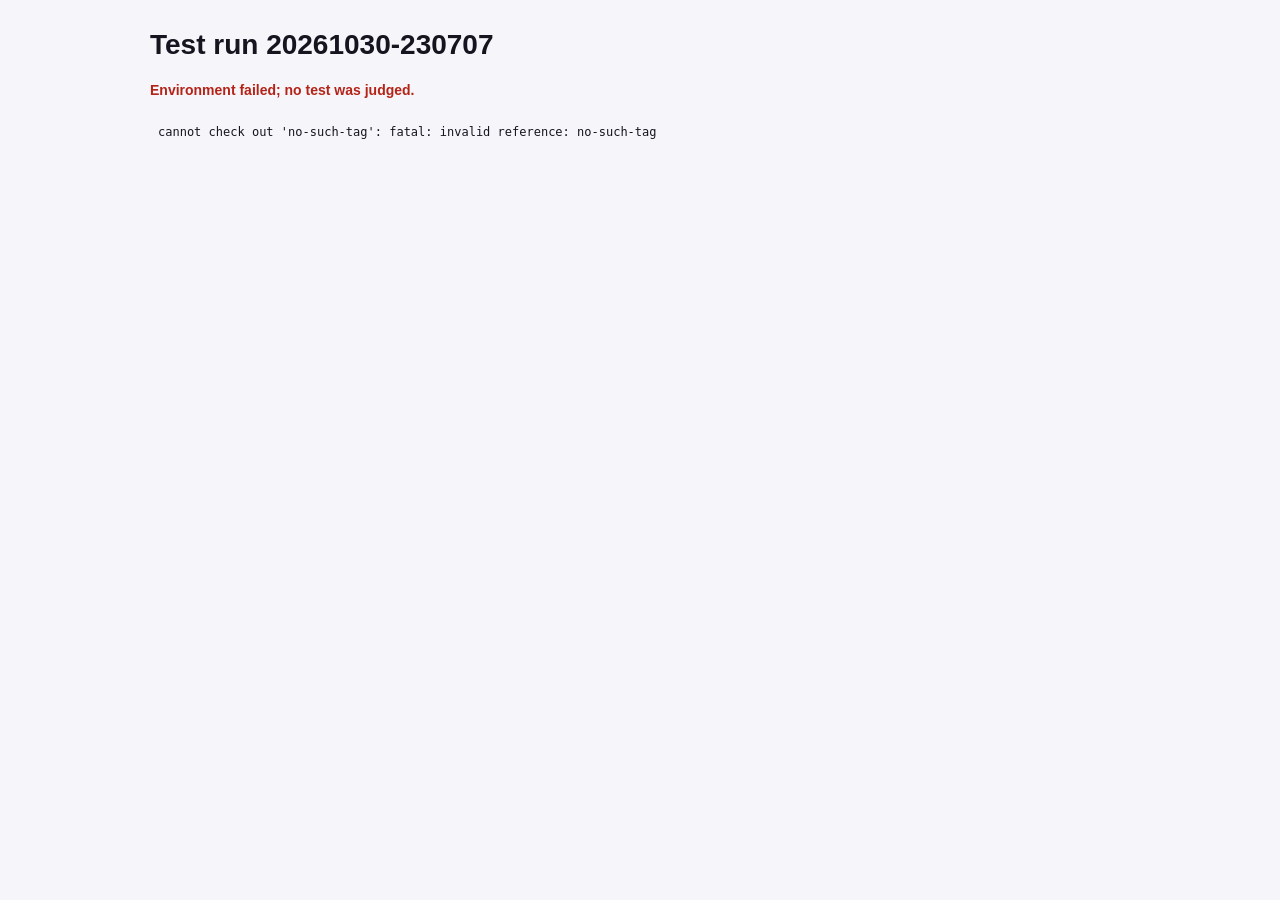
<file: evidence/v2/run-env-error/report.html>
<!doctype html><html><head><meta charset='utf-8'><meta name='viewport' content='width=device-width,initial-scale=1'><title>Test report 20261030-230707</title><style>
body{font:14px/1.5 -apple-system,Segoe UI,Roboto,sans-serif;margin:0;background:#f6f5f9;color:#16141f}
main{max-width:980px;margin:0 auto;padding:24px 16px}
h1{margin:0 0 4px} .meta{color:#6b6878;margin-bottom:16px}
.tiles{display:flex;gap:10px;flex-wrap:wrap;margin-bottom:20px}
.tile{background:#fff;border:1px solid #ebe8f0;border-radius:12px;padding:10px 16px;min-width:120px}
.tile b{font-size:24px;display:block}
.BUG b{color:#b42318} .BAD_TEST b{color:#b54708} .ENV_ERROR b{color:#6941c6} .PASS b{color:#16a34a}
details{background:#fff;border:1px solid #ebe8f0;border-radius:12px;margin:8px 0;padding:10px 14px}
summary{cursor:pointer;font-weight:600} .tag{font-size:12px;padding:1px 8px;border-radius:999px;margin-right:6px}
.tag.BUG{background:#fee4e2;color:#b42318} .tag.BAD_TEST{background:#fef0c7;color:#b54708}
.tag.ENV_ERROR{background:#ebe9fe;color:#6941c6} .tag.PASS{background:#dcfae6;color:#16a34a}
table{border-collapse:collapse;width:100%;margin:8px 0} td,th{border-bottom:1px solid #ebe8f0;padding:4px 6px;text-align:left;vertical-align:top}
.fail{color:#b42318;font-weight:600} pre{background:#f6f5f9;padding:8px;border-radius:8px;overflow:auto;font-size:12px;margin:4px 0}
h2{margin-top:28px}
</style></head><body><main><h1>Test run 20261030-230707</h1><p class='fail'>Environment failed; no test was judged.</p><pre>cannot check out &#x27;no-such-tag&#x27;: fatal: invalid reference: no-such-tag</pre></main></body></html>
</file>
